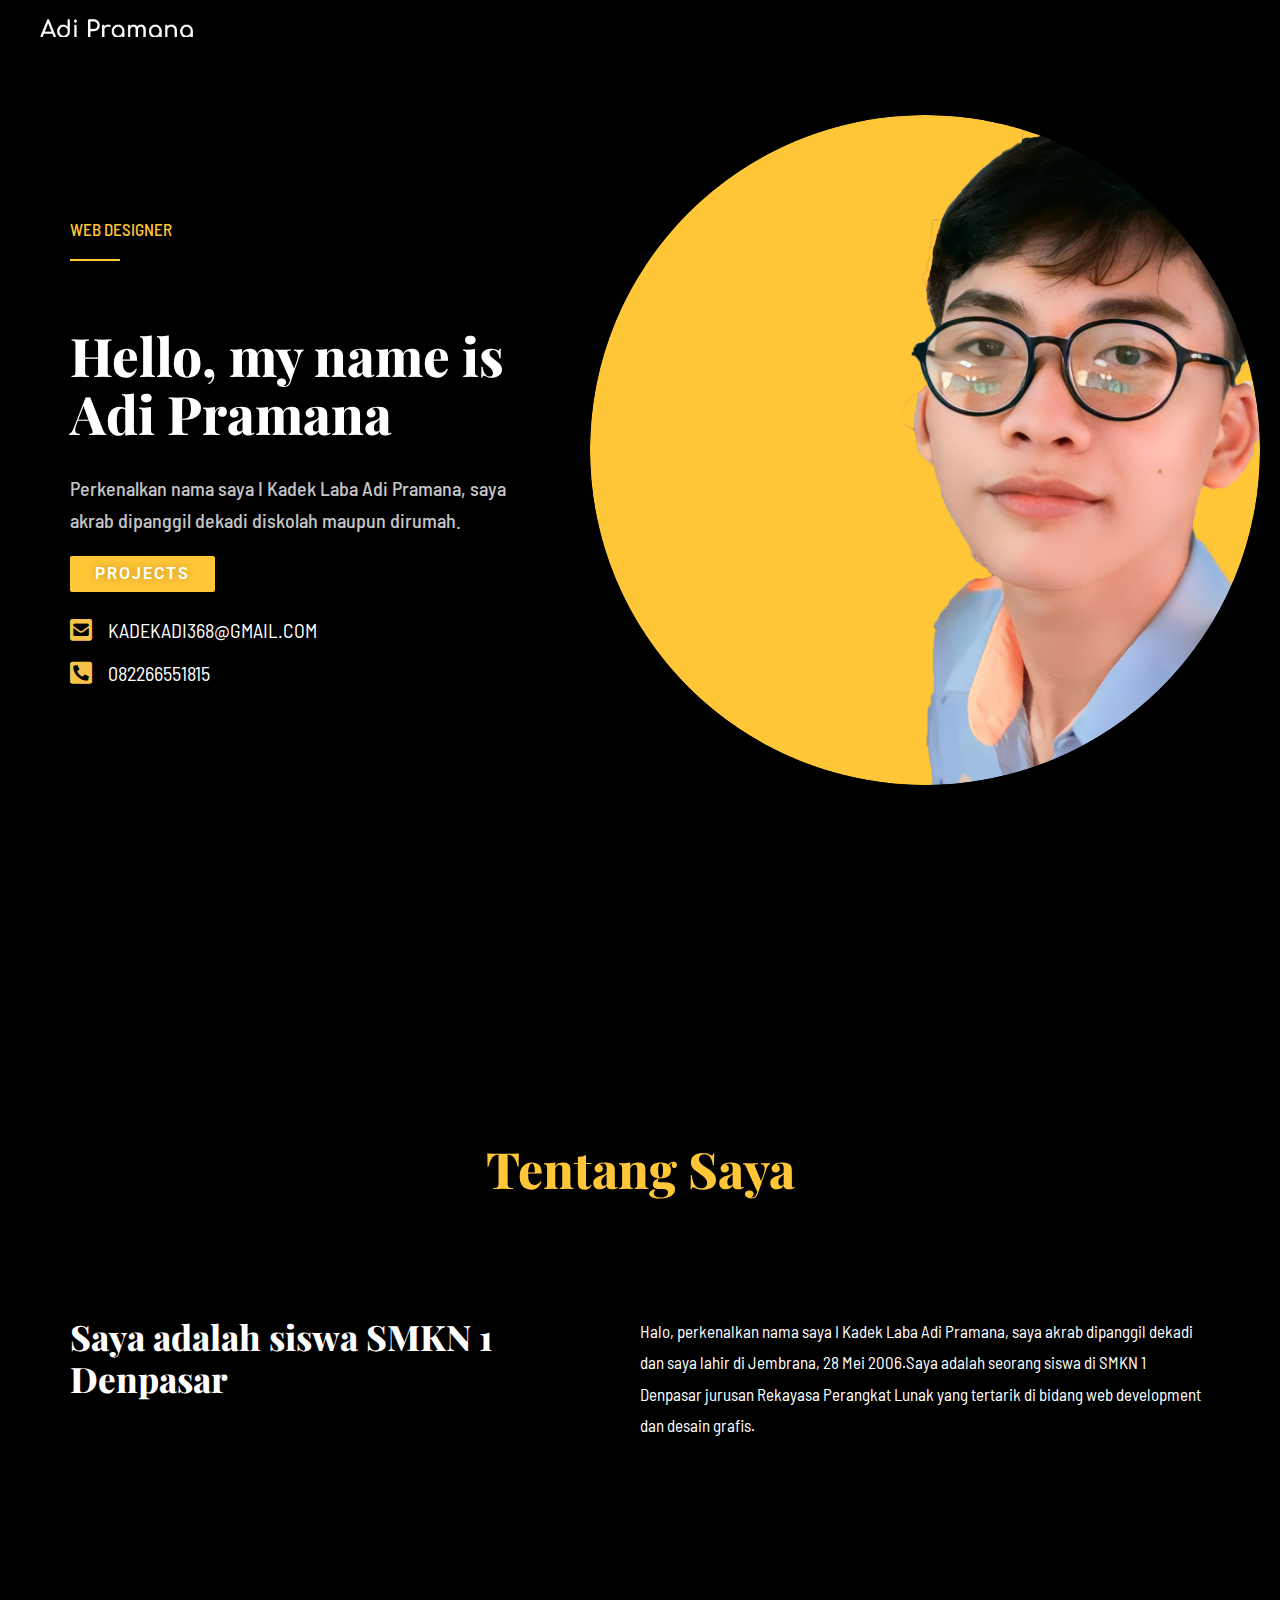
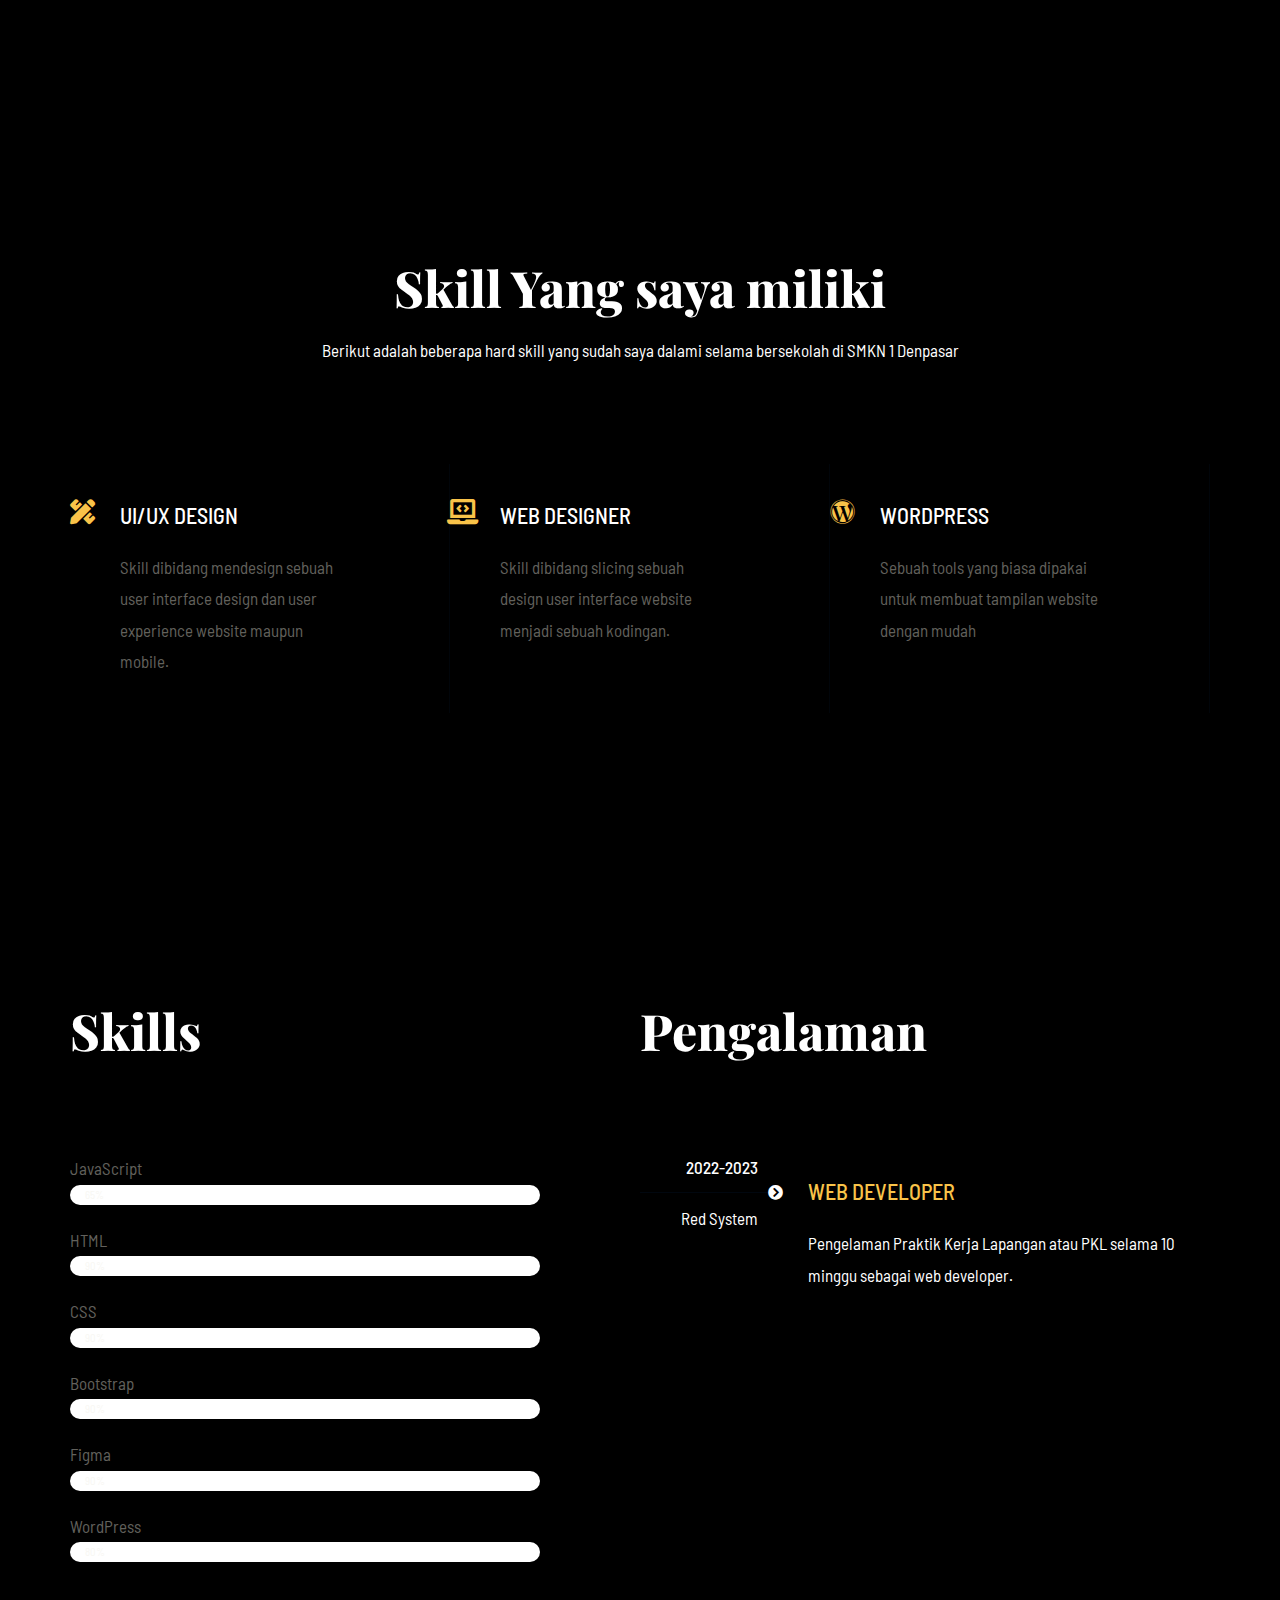
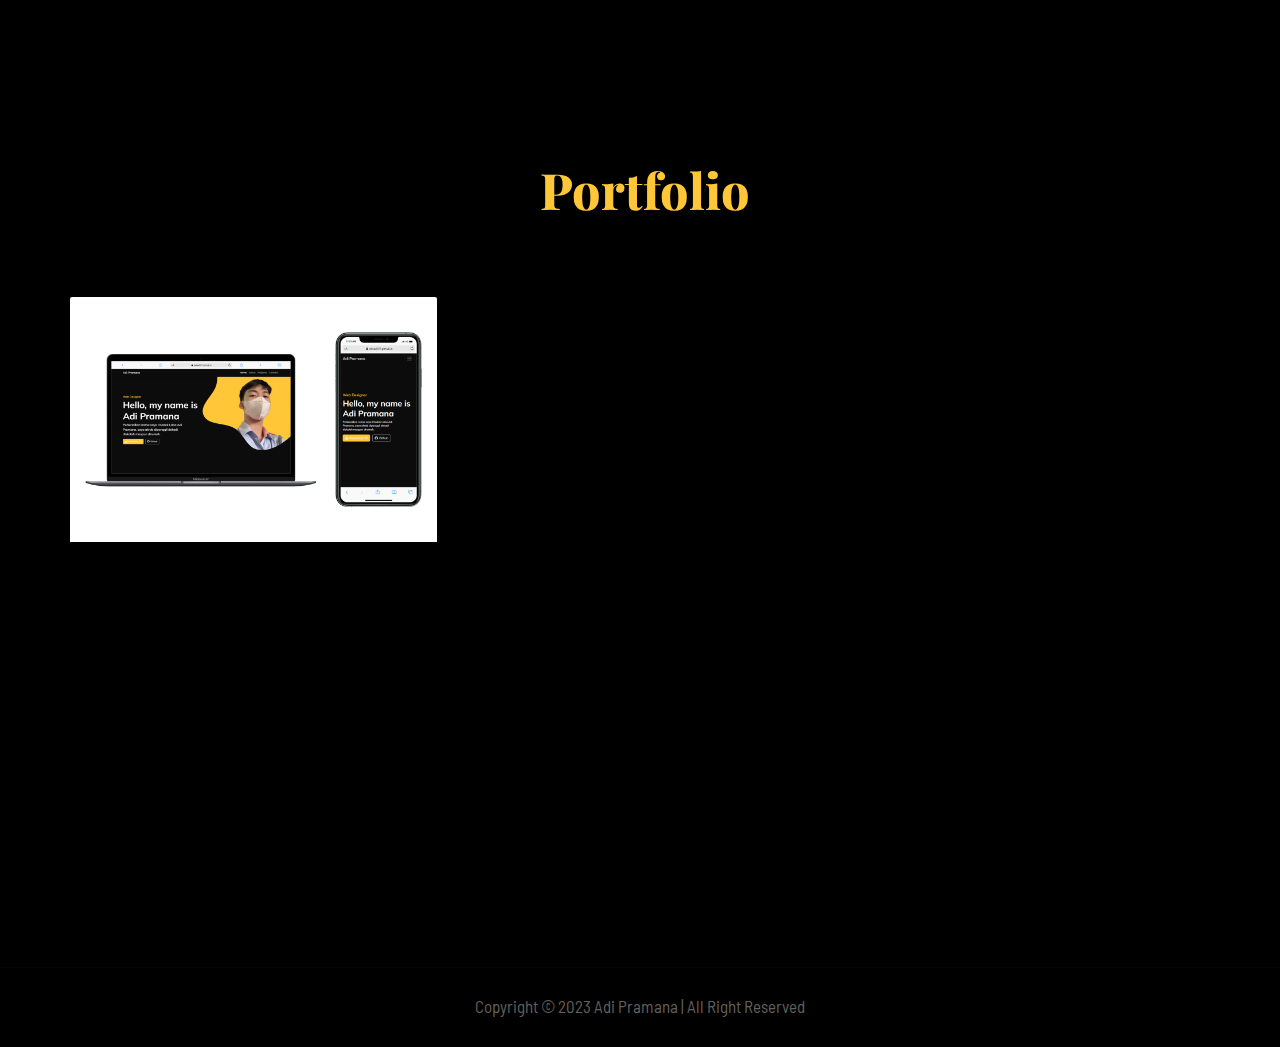
<file: index.html>
<!DOCTYPE html>
<html lang="en-US">
<head>
<meta charset="UTF-8">
<meta name="viewport" content="width=device-width, initial-scale=1">
<link rel="profile" href="https://gmpg.org/xfn/11">

<title>myweb.com</title>
<meta name="robots" content="max-image-preview:large">
<link rel="dns-prefetch" href="//fonts.googleapis.com">
<link rel="alternate" type="application/rss+xml" title="myweb.com &raquo; Feed" href="https://dekadii01.github.io/wordpress/feed/">
<link rel="alternate" type="application/rss+xml" title="myweb.com &raquo; Comments Feed" href="https://dekadii01.github.io/wordpress/comments/feed/">
<script>
window._wpemojiSettings = {"baseUrl":"https:\/\/s.w.org\/images\/core\/emoji\/14.0.0\/72x72\/","ext":".png","svgUrl":"https:\/\/s.w.org\/images\/core\/emoji\/14.0.0\/svg\/","svgExt":".svg","source":{"concatemoji":"https:\/\/dekadii01.github.io\/wordpress\/wp-includes\/js\/wp-emoji-release.min.js?ver=6.1.1"}};
/*! This file is auto-generated */
!function(e,a,t){var n,r,o,i=a.createElement("canvas"),p=i.getContext&&i.getContext("2d");function s(e,t){var a=String.fromCharCode,e=(p.clearRect(0,0,i.width,i.height),p.fillText(a.apply(this,e),0,0),i.toDataURL());return p.clearRect(0,0,i.width,i.height),p.fillText(a.apply(this,t),0,0),e===i.toDataURL()}function c(e){var t=a.createElement("script");t.src=e,t.defer=t.type="text/javascript",a.getElementsByTagName("head")[0].appendChild(t)}for(o=Array("flag","emoji"),t.supports={everything:!0,everythingExceptFlag:!0},r=0;r<o.length;r++)t.supports[o[r]]=function(e){if(p&&p.fillText)switch(p.textBaseline="top",p.font="600 32px Arial",e){case"flag":return s([127987,65039,8205,9895,65039],[127987,65039,8203,9895,65039])?!1:!s([55356,56826,55356,56819],[55356,56826,8203,55356,56819])&&!s([55356,57332,56128,56423,56128,56418,56128,56421,56128,56430,56128,56423,56128,56447],[55356,57332,8203,56128,56423,8203,56128,56418,8203,56128,56421,8203,56128,56430,8203,56128,56423,8203,56128,56447]);case"emoji":return!s([129777,127995,8205,129778,127999],[129777,127995,8203,129778,127999])}return!1}(o[r]),t.supports.everything=t.supports.everything&&t.supports[o[r]],"flag"!==o[r]&&(t.supports.everythingExceptFlag=t.supports.everythingExceptFlag&&t.supports[o[r]]);t.supports.everythingExceptFlag=t.supports.everythingExceptFlag&&!t.supports.flag,t.DOMReady=!1,t.readyCallback=function(){t.DOMReady=!0},t.supports.everything||(n=function(){t.readyCallback()},a.addEventListener?(a.addEventListener("DOMContentLoaded",n,!1),e.addEventListener("load",n,!1)):(e.attachEvent("onload",n),a.attachEvent("onreadystatechange",function(){"complete"===a.readyState&&t.readyCallback()})),(e=t.source||{}).concatemoji?c(e.concatemoji):e.wpemoji&&e.twemoji&&(c(e.twemoji),c(e.wpemoji)))}(window,document,window._wpemojiSettings);
</script>
<style>img.wp-smiley,
img.emoji {
	display: inline !important;
	border: none !important;
	box-shadow: none !important;
	height: 1em !important;
	width: 1em !important;
	margin: 0 0.07em !important;
	vertical-align: -0.1em !important;
	background: none !important;
	padding: 0 !important;
}</style>
	<link rel="stylesheet" id="astra-theme-css-css" href="https://dekadii01.github.io/wordpress/wp-content/themes/astra/assets/css/minified/main.min.css?ver=4.0.2" media="all">
<style id="astra-theme-css-inline-css">.ast-no-sidebar .entry-content .alignfull {margin-left: calc( -50vw + 50%);margin-right: calc( -50vw + 50%);max-width: 100vw;width: 100vw;}.ast-no-sidebar .entry-content .alignwide {margin-left: calc(-41vw + 50%);margin-right: calc(-41vw + 50%);max-width: unset;width: unset;}.ast-no-sidebar .entry-content .alignfull .alignfull,.ast-no-sidebar .entry-content .alignfull .alignwide,.ast-no-sidebar .entry-content .alignwide .alignfull,.ast-no-sidebar .entry-content .alignwide .alignwide,.ast-no-sidebar .entry-content .wp-block-column .alignfull,.ast-no-sidebar .entry-content .wp-block-column .alignwide{width: 100%;margin-left: auto;margin-right: auto;}.wp-block-gallery,.blocks-gallery-grid {margin: 0;}.wp-block-separator {max-width: 100px;}.wp-block-separator.is-style-wide,.wp-block-separator.is-style-dots {max-width: none;}.entry-content .has-2-columns .wp-block-column:first-child {padding-right: 10px;}.entry-content .has-2-columns .wp-block-column:last-child {padding-left: 10px;}@media (max-width: 782px) {.entry-content .wp-block-columns .wp-block-column {flex-basis: 100%;}.entry-content .has-2-columns .wp-block-column:first-child {padding-right: 0;}.entry-content .has-2-columns .wp-block-column:last-child {padding-left: 0;}}body .entry-content .wp-block-latest-posts {margin-left: 0;}body .entry-content .wp-block-latest-posts li {list-style: none;}.ast-no-sidebar .ast-container .entry-content .wp-block-latest-posts {margin-left: 0;}.ast-header-break-point .entry-content .alignwide {margin-left: auto;margin-right: auto;}.entry-content .blocks-gallery-item img {margin-bottom: auto;}.wp-block-pullquote {border-top: 4px solid #555d66;border-bottom: 4px solid #555d66;color: #40464d;}:root{--ast-container-default-xlg-padding:6.67em;--ast-container-default-lg-padding:5.67em;--ast-container-default-slg-padding:4.34em;--ast-container-default-md-padding:3.34em;--ast-container-default-sm-padding:6.67em;--ast-container-default-xs-padding:2.4em;--ast-container-default-xxs-padding:1.4em;--ast-code-block-background:#EEEEEE;--ast-comment-inputs-background:#FAFAFA;}html{font-size:106.25%;}a,.page-title{color:var(--ast-global-color-2);}a:hover,a:focus{color:var(--ast-global-color-1);}body,button,input,select,textarea,.ast-button,.ast-custom-button{font-family:'Barlow Semi Condensed',sans-serif;font-weight:400;font-size:17px;font-size:1rem;}blockquote{color:var(--ast-global-color-3);}h1,.entry-content h1,h2,.entry-content h2,h3,.entry-content h3,h4,.entry-content h4,h5,.entry-content h5,h6,.entry-content h6,.site-title,.site-title a{font-family:'Barlow Semi Condensed',sans-serif;font-weight:500;}.site-title{font-size:35px;font-size:2.0588235294118rem;display:none;}header .custom-logo-link img{max-width:153px;}.astra-logo-svg{width:153px;}.site-header .site-description{font-size:15px;font-size:0.88235294117647rem;display:none;}.entry-title{font-size:30px;font-size:1.7647058823529rem;}h1,.entry-content h1{font-size:83px;font-size:4.8823529411765rem;font-weight:800;font-family:'Playfair Display',serif;line-height:1.1em;}h2,.entry-content h2{font-size:50px;font-size:2.9411764705882rem;font-weight:800;font-family:'Playfair Display',serif;line-height:1.1em;}h3,.entry-content h3{font-size:35px;font-size:2.0588235294118rem;font-weight:800;font-family:'Playfair Display',serif;line-height:1.2em;}h4,.entry-content h4{font-size:22px;font-size:1.2941176470588rem;font-family:'Barlow Semi Condensed',sans-serif;}h5,.entry-content h5{font-size:20px;font-size:1.1764705882353rem;font-family:'Barlow Semi Condensed',sans-serif;}h6,.entry-content h6{font-size:17px;font-size:1rem;font-family:'Barlow Semi Condensed',sans-serif;}::selection{background-color:var(--ast-global-color-0);color:#000000;}body,h1,.entry-title a,.entry-content h1,h2,.entry-content h2,h3,.entry-content h3,h4,.entry-content h4,h5,.entry-content h5,h6,.entry-content h6{color:var(--ast-global-color-3);}.tagcloud a:hover,.tagcloud a:focus,.tagcloud a.current-item{color:#ffffff;border-color:var(--ast-global-color-2);background-color:var(--ast-global-color-2);}input:focus,input[type="text"]:focus,input[type="email"]:focus,input[type="url"]:focus,input[type="password"]:focus,input[type="reset"]:focus,input[type="search"]:focus,textarea:focus{border-color:var(--ast-global-color-2);}input[type="radio"]:checked,input[type=reset],input[type="checkbox"]:checked,input[type="checkbox"]:hover:checked,input[type="checkbox"]:focus:checked,input[type=range]::-webkit-slider-thumb{border-color:var(--ast-global-color-2);background-color:var(--ast-global-color-2);box-shadow:none;}.site-footer a:hover + .post-count,.site-footer a:focus + .post-count{background:var(--ast-global-color-2);border-color:var(--ast-global-color-2);}.single .nav-links .nav-previous,.single .nav-links .nav-next{color:var(--ast-global-color-2);}.entry-meta,.entry-meta *{line-height:1.45;color:var(--ast-global-color-2);}.entry-meta a:hover,.entry-meta a:hover *,.entry-meta a:focus,.entry-meta a:focus *,.page-links > .page-link,.page-links .page-link:hover,.post-navigation a:hover{color:var(--ast-global-color-1);}#cat option,.secondary .calendar_wrap thead a,.secondary .calendar_wrap thead a:visited{color:var(--ast-global-color-2);}.secondary .calendar_wrap #today,.ast-progress-val span{background:var(--ast-global-color-2);}.secondary a:hover + .post-count,.secondary a:focus + .post-count{background:var(--ast-global-color-2);border-color:var(--ast-global-color-2);}.calendar_wrap #today > a{color:#ffffff;}.page-links .page-link,.single .post-navigation a{color:var(--ast-global-color-2);}.widget-title{font-size:24px;font-size:1.4117647058824rem;color:var(--ast-global-color-3);}.site-logo-img img{ transition:all 0.2s linear;}.ast-page-builder-template .hentry {margin: 0;}.ast-page-builder-template .site-content > .ast-container {max-width: 100%;padding: 0;}.ast-page-builder-template .site-content #primary {padding: 0;margin: 0;}.ast-page-builder-template .no-results {text-align: center;margin: 4em auto;}.ast-page-builder-template .ast-pagination {padding: 2em;}.ast-page-builder-template .entry-header.ast-no-title.ast-no-thumbnail {margin-top: 0;}.ast-page-builder-template .entry-header.ast-header-without-markup {margin-top: 0;margin-bottom: 0;}.ast-page-builder-template .entry-header.ast-no-title.ast-no-meta {margin-bottom: 0;}.ast-page-builder-template.single .post-navigation {padding-bottom: 2em;}.ast-page-builder-template.single-post .site-content > .ast-container {max-width: 100%;}.ast-page-builder-template .entry-header {margin-top: 4em;margin-left: auto;margin-right: auto;padding-left: 20px;padding-right: 20px;}.single.ast-page-builder-template .entry-header {padding-left: 20px;padding-right: 20px;}.ast-page-builder-template .ast-archive-description {margin: 4em auto 0;padding-left: 20px;padding-right: 20px;}.ast-page-builder-template.ast-no-sidebar .entry-content .alignwide {margin-left: 0;margin-right: 0;}@media (max-width:921px){#ast-desktop-header{display:none;}}@media (min-width:921px){#ast-mobile-header{display:none;}}.wp-block-buttons.aligncenter{justify-content:center;}@media (max-width:921px){.ast-theme-transparent-header #primary,.ast-theme-transparent-header #secondary{padding:0;}}@media (max-width:921px){.ast-plain-container.ast-no-sidebar #primary{padding:0;}}.ast-plain-container.ast-no-sidebar #primary{margin-top:0;margin-bottom:0;}@media (min-width:1200px){.wp-block-group .has-background{padding:20px;}}@media (min-width:1200px){.ast-no-sidebar.ast-separate-container .entry-content .wp-block-group.alignwide,.ast-no-sidebar.ast-separate-container .entry-content .wp-block-cover.alignwide{margin-left:-20px;margin-right:-20px;padding-left:20px;padding-right:20px;}.ast-no-sidebar.ast-separate-container .entry-content .wp-block-cover.alignfull,.ast-no-sidebar.ast-separate-container .entry-content .wp-block-group.alignfull{margin-left:-6.67em;margin-right:-6.67em;padding-left:6.67em;padding-right:6.67em;}}@media (min-width:1200px){.wp-block-cover-image.alignwide .wp-block-cover__inner-container,.wp-block-cover.alignwide .wp-block-cover__inner-container,.wp-block-cover-image.alignfull .wp-block-cover__inner-container,.wp-block-cover.alignfull .wp-block-cover__inner-container{width:100%;}}.wp-block-columns{margin-bottom:unset;}.wp-block-image.size-full{margin:2rem 0;}.wp-block-separator.has-background{padding:0;}.wp-block-gallery{margin-bottom:1.6em;}.wp-block-group{padding-top:4em;padding-bottom:4em;}.wp-block-group__inner-container .wp-block-columns:last-child,.wp-block-group__inner-container :last-child,.wp-block-table table{margin-bottom:0;}.blocks-gallery-grid{width:100%;}.wp-block-navigation-link__content{padding:5px 0;}.wp-block-group .wp-block-group .has-text-align-center,.wp-block-group .wp-block-column .has-text-align-center{max-width:100%;}.has-text-align-center{margin:0 auto;}@media (min-width:1200px){.wp-block-cover__inner-container,.alignwide .wp-block-group__inner-container,.alignfull .wp-block-group__inner-container{max-width:1200px;margin:0 auto;}.wp-block-group.alignnone,.wp-block-group.aligncenter,.wp-block-group.alignleft,.wp-block-group.alignright,.wp-block-group.alignwide,.wp-block-columns.alignwide{margin:2rem 0 1rem 0;}}@media (max-width:1200px){.wp-block-group{padding:3em;}.wp-block-group .wp-block-group{padding:1.5em;}.wp-block-columns,.wp-block-column{margin:1rem 0;}}@media (min-width:921px){.wp-block-columns .wp-block-group{padding:2em;}}@media (max-width:544px){.wp-block-cover-image .wp-block-cover__inner-container,.wp-block-cover .wp-block-cover__inner-container{width:unset;}.wp-block-cover,.wp-block-cover-image{padding:2em 0;}.wp-block-group,.wp-block-cover{padding:2em;}.wp-block-media-text__media img,.wp-block-media-text__media video{width:unset;max-width:100%;}.wp-block-media-text.has-background .wp-block-media-text__content{padding:1em;}}.wp-block-image.aligncenter{margin-left:auto;margin-right:auto;}.wp-block-table.aligncenter{margin-left:auto;margin-right:auto;}@media (min-width:544px){.entry-content .wp-block-media-text.has-media-on-the-right .wp-block-media-text__content{padding:0 8% 0 0;}.entry-content .wp-block-media-text .wp-block-media-text__content{padding:0 0 0 8%;}.ast-plain-container .site-content .entry-content .has-custom-content-position.is-position-bottom-left > *,.ast-plain-container .site-content .entry-content .has-custom-content-position.is-position-bottom-right > *,.ast-plain-container .site-content .entry-content .has-custom-content-position.is-position-top-left > *,.ast-plain-container .site-content .entry-content .has-custom-content-position.is-position-top-right > *,.ast-plain-container .site-content .entry-content .has-custom-content-position.is-position-center-right > *,.ast-plain-container .site-content .entry-content .has-custom-content-position.is-position-center-left > *{margin:0;}}@media (max-width:544px){.entry-content .wp-block-media-text .wp-block-media-text__content{padding:8% 0;}.wp-block-media-text .wp-block-media-text__media img{width:auto;max-width:100%;}}.wp-block-button.is-style-outline .wp-block-button__link{border-color:rgba(0,0,0,0);border-top-width:2px;border-right-width:2px;border-bottom-width:2px;border-left-width:2px;}.wp-block-button.is-style-outline > .wp-block-button__link:not(.has-text-color),.wp-block-button.wp-block-button__link.is-style-outline:not(.has-text-color){color:rgba(0,0,0,0);}.wp-block-button.is-style-outline .wp-block-button__link:hover,.wp-block-button.is-style-outline .wp-block-button__link:focus{color:var(--ast-global-color-2) !important;background-color:rgba(0,0,0,0);border-color:rgba(0,0,0,0);}.post-page-numbers.current .page-link,.ast-pagination .page-numbers.current{color:#000000;border-color:var(--ast-global-color-0);background-color:var(--ast-global-color-0);border-radius:2px;}@media (max-width:921px){.wp-block-button.is-style-outline .wp-block-button__link{padding-top:calc(15px - 2px);padding-right:calc(30px - 2px);padding-bottom:calc(15px - 2px);padding-left:calc(30px - 2px);}}@media (max-width:544px){.wp-block-button.is-style-outline .wp-block-button__link{padding-top:calc(15px - 2px);padding-right:calc(30px - 2px);padding-bottom:calc(15px - 2px);padding-left:calc(30px - 2px);}}@media (min-width:544px){.entry-content > .alignleft{margin-right:20px;}.entry-content > .alignright{margin-left:20px;}.wp-block-group.has-background{padding:20px;}}@media (max-width:921px){.ast-separate-container #primary,.ast-separate-container #secondary{padding:1.5em 0;}#primary,#secondary{padding:1.5em 0;margin:0;}.ast-left-sidebar #content > .ast-container{display:flex;flex-direction:column-reverse;width:100%;}.ast-separate-container .ast-article-post,.ast-separate-container .ast-article-single{padding:1.5em 2.14em;}.ast-author-box img.avatar{margin:20px 0 0 0;}}@media (min-width:922px){.ast-separate-container.ast-right-sidebar #primary,.ast-separate-container.ast-left-sidebar #primary{border:0;}.search-no-results.ast-separate-container #primary{margin-bottom:4em;}}.elementor-button-wrapper .elementor-button{border-style:solid;text-decoration:none;border-top-width:0;border-right-width:0;border-left-width:0;border-bottom-width:0;}body .elementor-button.elementor-size-sm,body .elementor-button.elementor-size-xs,body .elementor-button.elementor-size-md,body .elementor-button.elementor-size-lg,body .elementor-button.elementor-size-xl,body .elementor-button{border-radius:2px;padding-top:0px;padding-right:0px;padding-bottom:0px;padding-left:0px;}.elementor-button-wrapper .elementor-button{border-color:rgba(0,0,0,0);background-color:rgba(0,0,0,0);}.elementor-button-wrapper .elementor-button:hover,.elementor-button-wrapper .elementor-button:focus{color:var(--ast-global-color-2);background-color:rgba(0,0,0,0);border-color:rgba(0,0,0,0);}.wp-block-button .wp-block-button__link ,.elementor-button-wrapper .elementor-button,.elementor-button-wrapper .elementor-button:visited{color:var(--ast-global-color-0);}.elementor-button-wrapper .elementor-button{font-size:16px;font-size:0.94117647058824rem;line-height:1em;text-transform:uppercase;letter-spacing:2px;}body .elementor-button.elementor-size-sm,body .elementor-button.elementor-size-xs,body .elementor-button.elementor-size-md,body .elementor-button.elementor-size-lg,body .elementor-button.elementor-size-xl,body .elementor-button{font-size:16px;font-size:0.94117647058824rem;}.wp-block-button .wp-block-button__link:hover,.wp-block-button .wp-block-button__link:focus{color:var(--ast-global-color-2);background-color:rgba(0,0,0,0);border-color:rgba(0,0,0,0);}.elementor-widget-heading h1.elementor-heading-title{line-height:1.1em;}.elementor-widget-heading h2.elementor-heading-title{line-height:1.1em;}.elementor-widget-heading h3.elementor-heading-title{line-height:1.2em;}.wp-block-button .wp-block-button__link{border:none;background-color:rgba(0,0,0,0);color:var(--ast-global-color-0);font-family:inherit;font-weight:inherit;line-height:1em;text-transform:uppercase;letter-spacing:2px;font-size:16px;font-size:0.94117647058824rem;border-radius:2px;padding:15px 30px;}.wp-block-button.is-style-outline .wp-block-button__link{border-style:solid;border-top-width:2px;border-right-width:2px;border-left-width:2px;border-bottom-width:2px;border-color:rgba(0,0,0,0);padding-top:calc(15px - 2px);padding-right:calc(30px - 2px);padding-bottom:calc(15px - 2px);padding-left:calc(30px - 2px);}@media (max-width:921px){.wp-block-button .wp-block-button__link{border:none;padding:15px 30px;}.wp-block-button.is-style-outline .wp-block-button__link{padding-top:calc(15px - 2px);padding-right:calc(30px - 2px);padding-bottom:calc(15px - 2px);padding-left:calc(30px - 2px);}}@media (max-width:544px){.wp-block-button .wp-block-button__link{border:none;padding:15px 30px;}.wp-block-button.is-style-outline .wp-block-button__link{padding-top:calc(15px - 2px);padding-right:calc(30px - 2px);padding-bottom:calc(15px - 2px);padding-left:calc(30px - 2px);}}.menu-toggle,button,.ast-button,.ast-custom-button,.button,input#submit,input[type="button"],input[type="submit"],input[type="reset"]{border-style:solid;border-top-width:0;border-right-width:0;border-left-width:0;border-bottom-width:0;color:var(--ast-global-color-0);border-color:rgba(0,0,0,0);background-color:rgba(0,0,0,0);border-radius:2px;padding-top:0px;padding-right:0px;padding-bottom:0px;padding-left:0px;font-family:inherit;font-weight:inherit;font-size:16px;font-size:0.94117647058824rem;line-height:1em;text-transform:uppercase;letter-spacing:2px;}button:focus,.menu-toggle:hover,button:hover,.ast-button:hover,.ast-custom-button:hover .button:hover,.ast-custom-button:hover ,input[type=reset]:hover,input[type=reset]:focus,input#submit:hover,input#submit:focus,input[type="button"]:hover,input[type="button"]:focus,input[type="submit"]:hover,input[type="submit"]:focus{color:var(--ast-global-color-2);background-color:rgba(0,0,0,0);border-color:rgba(0,0,0,0);}@media (min-width:544px){.ast-container{max-width:100%;}}@media (max-width:544px){.ast-separate-container .ast-article-post,.ast-separate-container .ast-article-single,.ast-separate-container .comments-title,.ast-separate-container .ast-archive-description{padding:1.5em 1em;}.ast-separate-container #content .ast-container{padding-left:0.54em;padding-right:0.54em;}.ast-separate-container .ast-comment-list li.depth-1{padding:1.5em 1em;margin-bottom:1.5em;}.ast-separate-container .ast-comment-list .bypostauthor{padding:.5em;}.ast-search-menu-icon.ast-dropdown-active .search-field{width:170px;}}@media (max-width:921px){.ast-mobile-header-stack .main-header-bar .ast-search-menu-icon{display:inline-block;}.ast-header-break-point.ast-header-custom-item-outside .ast-mobile-header-stack .main-header-bar .ast-search-icon{margin:0;}.ast-comment-avatar-wrap img{max-width:2.5em;}.ast-separate-container .ast-comment-list li.depth-1{padding:1.5em 2.14em;}.ast-separate-container .comment-respond{padding:2em 2.14em;}.ast-comment-meta{padding:0 1.8888em 1.3333em;}}body,.ast-separate-container{background-color:var(--ast-global-color-4);;background-image:none;;}.ast-no-sidebar.ast-separate-container .entry-content .alignfull {margin-left: -6.67em;margin-right: -6.67em;width: auto;}@media (max-width: 1200px) {.ast-no-sidebar.ast-separate-container .entry-content .alignfull {margin-left: -2.4em;margin-right: -2.4em;}}@media (max-width: 768px) {.ast-no-sidebar.ast-separate-container .entry-content .alignfull {margin-left: -2.14em;margin-right: -2.14em;}}@media (max-width: 544px) {.ast-no-sidebar.ast-separate-container .entry-content .alignfull {margin-left: -1em;margin-right: -1em;}}.ast-no-sidebar.ast-separate-container .entry-content .alignwide {margin-left: -20px;margin-right: -20px;}.ast-no-sidebar.ast-separate-container .entry-content .wp-block-column .alignfull,.ast-no-sidebar.ast-separate-container .entry-content .wp-block-column .alignwide {margin-left: auto;margin-right: auto;width: 100%;}@media (max-width:921px){.site-title{display:none;}.site-header .site-description{display:none;}.entry-title{font-size:30px;}h1,.entry-content h1{font-size:60px;}h2,.entry-content h2{font-size:43px;}h3,.entry-content h3{font-size:30px;}}@media (max-width:544px){.site-title{display:none;}.site-header .site-description{display:none;}.entry-title{font-size:30px;}h1,.entry-content h1{font-size:45px;}h2,.entry-content h2{font-size:35px;}h3,.entry-content h3{font-size:20px;}}@media (max-width:921px){html{font-size:96.9%;}}@media (max-width:544px){html{font-size:96.9%;}}@media (min-width:922px){.ast-container{max-width:1240px;}}@media (min-width:922px){.site-content .ast-container{display:flex;}}@media (max-width:921px){.site-content .ast-container{flex-direction:column;}}@media (min-width:922px){.main-header-menu .sub-menu .menu-item.ast-left-align-sub-menu:hover > .sub-menu,.main-header-menu .sub-menu .menu-item.ast-left-align-sub-menu.focus > .sub-menu{margin-left:-0px;}}.ast-theme-transparent-header [data-section="section-header-mobile-trigger"] .ast-button-wrap .mobile-menu-toggle-icon .ast-mobile-svg{fill:var(--ast-global-color-2);}.ast-theme-transparent-header [data-section="section-header-mobile-trigger"] .ast-button-wrap .mobile-menu-wrap .mobile-menu{color:var(--ast-global-color-2);}.ast-theme-transparent-header [data-section="section-header-mobile-trigger"] .ast-button-wrap .ast-mobile-menu-trigger-minimal{background:transparent;}blockquote {padding: 1.2em;}:root .has-ast-global-color-0-color{color:var(--ast-global-color-0);}:root .has-ast-global-color-0-background-color{background-color:var(--ast-global-color-0);}:root .wp-block-button .has-ast-global-color-0-color{color:var(--ast-global-color-0);}:root .wp-block-button .has-ast-global-color-0-background-color{background-color:var(--ast-global-color-0);}:root .has-ast-global-color-1-color{color:var(--ast-global-color-1);}:root .has-ast-global-color-1-background-color{background-color:var(--ast-global-color-1);}:root .wp-block-button .has-ast-global-color-1-color{color:var(--ast-global-color-1);}:root .wp-block-button .has-ast-global-color-1-background-color{background-color:var(--ast-global-color-1);}:root .has-ast-global-color-2-color{color:var(--ast-global-color-2);}:root .has-ast-global-color-2-background-color{background-color:var(--ast-global-color-2);}:root .wp-block-button .has-ast-global-color-2-color{color:var(--ast-global-color-2);}:root .wp-block-button .has-ast-global-color-2-background-color{background-color:var(--ast-global-color-2);}:root .has-ast-global-color-3-color{color:var(--ast-global-color-3);}:root .has-ast-global-color-3-background-color{background-color:var(--ast-global-color-3);}:root .wp-block-button .has-ast-global-color-3-color{color:var(--ast-global-color-3);}:root .wp-block-button .has-ast-global-color-3-background-color{background-color:var(--ast-global-color-3);}:root .has-ast-global-color-4-color{color:var(--ast-global-color-4);}:root .has-ast-global-color-4-background-color{background-color:var(--ast-global-color-4);}:root .wp-block-button .has-ast-global-color-4-color{color:var(--ast-global-color-4);}:root .wp-block-button .has-ast-global-color-4-background-color{background-color:var(--ast-global-color-4);}:root .has-ast-global-color-5-color{color:var(--ast-global-color-5);}:root .has-ast-global-color-5-background-color{background-color:var(--ast-global-color-5);}:root .wp-block-button .has-ast-global-color-5-color{color:var(--ast-global-color-5);}:root .wp-block-button .has-ast-global-color-5-background-color{background-color:var(--ast-global-color-5);}:root .has-ast-global-color-6-color{color:var(--ast-global-color-6);}:root .has-ast-global-color-6-background-color{background-color:var(--ast-global-color-6);}:root .wp-block-button .has-ast-global-color-6-color{color:var(--ast-global-color-6);}:root .wp-block-button .has-ast-global-color-6-background-color{background-color:var(--ast-global-color-6);}:root .has-ast-global-color-7-color{color:var(--ast-global-color-7);}:root .has-ast-global-color-7-background-color{background-color:var(--ast-global-color-7);}:root .wp-block-button .has-ast-global-color-7-color{color:var(--ast-global-color-7);}:root .wp-block-button .has-ast-global-color-7-background-color{background-color:var(--ast-global-color-7);}:root .has-ast-global-color-8-color{color:var(--ast-global-color-8);}:root .has-ast-global-color-8-background-color{background-color:var(--ast-global-color-8);}:root .wp-block-button .has-ast-global-color-8-color{color:var(--ast-global-color-8);}:root .wp-block-button .has-ast-global-color-8-background-color{background-color:var(--ast-global-color-8);}:root{--ast-global-color-0:#F9C349;--ast-global-color-1:#FFB100;--ast-global-color-2:#1E1810;--ast-global-color-3:#62615C;--ast-global-color-4:#F8F7F3;--ast-global-color-5:#FFFFFF;--ast-global-color-6:#000000;--ast-global-color-7:#4B4F58;--ast-global-color-8:#F6F7F8;}:root {--ast-border-color : #dddddd;}.ast-single-entry-banner {-js-display: flex;display: flex;flex-direction: column;justify-content: center;text-align: center;position: relative;background: #eeeeee;}.ast-single-entry-banner[data-banner-layout="layout-1"] {max-width: 1200px;background: inherit;padding: 20px 0;}.ast-single-entry-banner[data-banner-width-type="custom"] {margin: 0 auto;width: 100%;}.ast-single-entry-banner + .site-content .entry-header {margin-bottom: 0;}header.entry-header .entry-title{font-size:30px;font-size:1.7647058823529rem;}header.entry-header > *:not(:last-child){margin-bottom:10px;}.ast-archive-entry-banner {-js-display: flex;display: flex;flex-direction: column;justify-content: center;text-align: center;position: relative;background: #eeeeee;}.ast-archive-entry-banner[data-banner-width-type="custom"] {margin: 0 auto;width: 100%;}.ast-archive-entry-banner[data-banner-layout="layout-1"] {background: inherit;padding: 20px 0;text-align: left;}body.archive .ast-archive-description{max-width:1200px;width:100%;text-align:left;padding-top:3em;padding-right:3em;padding-bottom:3em;padding-left:3em;}body.archive .ast-archive-description .ast-archive-title,body.archive .ast-archive-description .ast-archive-title *{font-size:40px;font-size:2.3529411764706rem;}body.archive .ast-archive-description > *:not(:last-child){margin-bottom:10px;}@media (max-width:921px){body.archive .ast-archive-description{text-align:left;}}@media (max-width:544px){body.archive .ast-archive-description{text-align:left;}}.ast-theme-transparent-header #masthead .site-logo-img .transparent-custom-logo .astra-logo-svg{width:150px;}.ast-theme-transparent-header #masthead .site-logo-img .transparent-custom-logo img{ max-width:150px;}@media (max-width:921px){.ast-theme-transparent-header #masthead .site-logo-img .transparent-custom-logo .astra-logo-svg{width:120px;}.ast-theme-transparent-header #masthead .site-logo-img .transparent-custom-logo img{ max-width:120px;}}@media (max-width:543px){.ast-theme-transparent-header #masthead .site-logo-img .transparent-custom-logo .astra-logo-svg{width:100px;}.ast-theme-transparent-header #masthead .site-logo-img .transparent-custom-logo img{ max-width:100px;}}@media (min-width:921px){.ast-theme-transparent-header #masthead{position:absolute;left:0;right:0;}.ast-theme-transparent-header .main-header-bar,.ast-theme-transparent-header.ast-header-break-point .main-header-bar{background:none;}body.elementor-editor-active.ast-theme-transparent-header #masthead,.fl-builder-edit .ast-theme-transparent-header #masthead,body.vc_editor.ast-theme-transparent-header #masthead,body.brz-ed.ast-theme-transparent-header #masthead{z-index:0;}.ast-header-break-point.ast-replace-site-logo-transparent.ast-theme-transparent-header .custom-mobile-logo-link{display:none;}.ast-header-break-point.ast-replace-site-logo-transparent.ast-theme-transparent-header .transparent-custom-logo{display:inline-block;}.ast-theme-transparent-header .ast-above-header,.ast-theme-transparent-header .ast-above-header.ast-above-header-bar{background-image:none;background-color:transparent;}.ast-theme-transparent-header .ast-below-header{background-image:none;background-color:transparent;}}.ast-theme-transparent-header .ast-builder-menu .main-header-menu,.ast-theme-transparent-header .ast-builder-menu .main-header-menu .menu-link,.ast-theme-transparent-header [CLASS*="ast-builder-menu-"] .main-header-menu .menu-item > .menu-link,.ast-theme-transparent-header .ast-masthead-custom-menu-items,.ast-theme-transparent-header .ast-masthead-custom-menu-items a,.ast-theme-transparent-header .ast-builder-menu .main-header-menu .menu-item > .ast-menu-toggle,.ast-theme-transparent-header .ast-builder-menu .main-header-menu .menu-item > .ast-menu-toggle,.ast-theme-transparent-header .ast-above-header-navigation a,.ast-header-break-point.ast-theme-transparent-header .ast-above-header-navigation a,.ast-header-break-point.ast-theme-transparent-header .ast-above-header-navigation > ul.ast-above-header-menu > .menu-item-has-children:not(.current-menu-item) > .ast-menu-toggle,.ast-theme-transparent-header .ast-below-header-menu,.ast-theme-transparent-header .ast-below-header-menu a,.ast-header-break-point.ast-theme-transparent-header .ast-below-header-menu a,.ast-header-break-point.ast-theme-transparent-header .ast-below-header-menu,.ast-theme-transparent-header .main-header-menu .menu-link{color:var(--ast-global-color-2);}.ast-theme-transparent-header .ast-builder-menu .main-header-menu .menu-item:hover > .menu-link,.ast-theme-transparent-header .ast-builder-menu .main-header-menu .menu-item:hover > .ast-menu-toggle,.ast-theme-transparent-header .ast-builder-menu .main-header-menu .ast-masthead-custom-menu-items a:hover,.ast-theme-transparent-header .ast-builder-menu .main-header-menu .focus > .menu-link,.ast-theme-transparent-header .ast-builder-menu .main-header-menu .focus > .ast-menu-toggle,.ast-theme-transparent-header .ast-builder-menu .main-header-menu .current-menu-item > .menu-link,.ast-theme-transparent-header .ast-builder-menu .main-header-menu .current-menu-ancestor > .menu-link,.ast-theme-transparent-header .ast-builder-menu .main-header-menu .current-menu-item > .ast-menu-toggle,.ast-theme-transparent-header .ast-builder-menu .main-header-menu .current-menu-ancestor > .ast-menu-toggle,.ast-theme-transparent-header [CLASS*="ast-builder-menu-"] .main-header-menu .current-menu-item > .menu-link,.ast-theme-transparent-header [CLASS*="ast-builder-menu-"] .main-header-menu .current-menu-ancestor > .menu-link,.ast-theme-transparent-header [CLASS*="ast-builder-menu-"] .main-header-menu .current-menu-item > .ast-menu-toggle,.ast-theme-transparent-header [CLASS*="ast-builder-menu-"] .main-header-menu .current-menu-ancestor > .ast-menu-toggle,.ast-theme-transparent-header .main-header-menu .menu-item:hover > .menu-link,.ast-theme-transparent-header .main-header-menu .current-menu-item > .menu-link,.ast-theme-transparent-header .main-header-menu .current-menu-ancestor > .menu-link{color:var(--ast-global-color-0);}@media (max-width:921px){.ast-theme-transparent-header #masthead{position:absolute;left:0;right:0;}.ast-theme-transparent-header .main-header-bar,.ast-theme-transparent-header.ast-header-break-point .main-header-bar{background:none;}body.elementor-editor-active.ast-theme-transparent-header #masthead,.fl-builder-edit .ast-theme-transparent-header #masthead,body.vc_editor.ast-theme-transparent-header #masthead,body.brz-ed.ast-theme-transparent-header #masthead{z-index:0;}.ast-header-break-point.ast-replace-site-logo-transparent.ast-theme-transparent-header .custom-mobile-logo-link{display:none;}.ast-header-break-point.ast-replace-site-logo-transparent.ast-theme-transparent-header .transparent-custom-logo{display:inline-block;}.ast-theme-transparent-header .ast-above-header,.ast-theme-transparent-header .ast-above-header.ast-above-header-bar{background-image:none;background-color:transparent;}.ast-theme-transparent-header .ast-below-header{background-image:none;background-color:transparent;}}.ast-theme-transparent-header #ast-desktop-header > [CLASS*="-header-wrap"]:nth-last-child(2) > [CLASS*="-header-bar"],.ast-theme-transparent-header.ast-header-break-point #ast-mobile-header > [CLASS*="-header-wrap"]:nth-last-child(2) > [CLASS*="-header-bar"]{border-bottom-style:none;}.ast-breadcrumbs .trail-browse,.ast-breadcrumbs .trail-items,.ast-breadcrumbs .trail-items li{display:inline-block;margin:0;padding:0;border:none;background:inherit;text-indent:0;}.ast-breadcrumbs .trail-browse{font-size:inherit;font-style:inherit;font-weight:inherit;color:inherit;}.ast-breadcrumbs .trail-items{list-style:none;}.trail-items li::after{padding:0 0.3em;content:"\00bb";}.trail-items li:last-of-type::after{display:none;}h1,.entry-content h1,h2,.entry-content h2,h3,.entry-content h3,h4,.entry-content h4,h5,.entry-content h5,h6,.entry-content h6{color:var(--ast-global-color-2);}@media (max-width:921px){.ast-builder-grid-row-container.ast-builder-grid-row-tablet-3-firstrow .ast-builder-grid-row > *:first-child,.ast-builder-grid-row-container.ast-builder-grid-row-tablet-3-lastrow .ast-builder-grid-row > *:last-child{grid-column:1 / -1;}}@media (max-width:544px){.ast-builder-grid-row-container.ast-builder-grid-row-mobile-3-firstrow .ast-builder-grid-row > *:first-child,.ast-builder-grid-row-container.ast-builder-grid-row-mobile-3-lastrow .ast-builder-grid-row > *:last-child{grid-column:1 / -1;}}.ast-builder-layout-element[data-section="title_tagline"]{display:flex;}@media (max-width:921px){.ast-header-break-point .ast-builder-layout-element[data-section="title_tagline"]{display:flex;}}@media (max-width:544px){.ast-header-break-point .ast-builder-layout-element[data-section="title_tagline"]{display:flex;}}.ast-builder-menu-1{font-family:inherit;font-weight:inherit;text-transform:uppercase;}.ast-builder-menu-1 .sub-menu,.ast-builder-menu-1 .inline-on-mobile .sub-menu{border-top-width:2px;border-bottom-width:0px;border-right-width:0px;border-left-width:0px;border-color:var(--ast-global-color-0);border-style:solid;border-radius:0px;}.ast-builder-menu-1 .main-header-menu > .menu-item > .sub-menu,.ast-builder-menu-1 .main-header-menu > .menu-item > .astra-full-megamenu-wrapper{margin-top:0px;}.ast-desktop .ast-builder-menu-1 .main-header-menu > .menu-item > .sub-menu:before,.ast-desktop .ast-builder-menu-1 .main-header-menu > .menu-item > .astra-full-megamenu-wrapper:before{height:calc( 0px + 5px );}.ast-desktop .ast-builder-menu-1 .menu-item .sub-menu .menu-link{border-style:none;}@media (max-width:921px){.ast-header-break-point .ast-builder-menu-1 .menu-item.menu-item-has-children > .ast-menu-toggle{top:0;}.ast-builder-menu-1 .menu-item-has-children > .menu-link:after{content:unset;}.ast-builder-menu-1 .main-header-menu > .menu-item > .sub-menu,.ast-builder-menu-1 .main-header-menu > .menu-item > .astra-full-megamenu-wrapper{margin-top:0;}}@media (max-width:544px){.ast-header-break-point .ast-builder-menu-1 .menu-item.menu-item-has-children > .ast-menu-toggle{top:0;}.ast-builder-menu-1 .main-header-menu > .menu-item > .sub-menu,.ast-builder-menu-1 .main-header-menu > .menu-item > .astra-full-megamenu-wrapper{margin-top:0;}}.ast-builder-menu-1{display:flex;}@media (max-width:921px){.ast-header-break-point .ast-builder-menu-1{display:flex;}}@media (max-width:544px){.ast-header-break-point .ast-builder-menu-1{display:flex;}}.ast-desktop .ast-menu-hover-style-underline > .menu-item > .menu-link:before,.ast-desktop .ast-menu-hover-style-overline > .menu-item > .menu-link:before {content: "";position: absolute;width: 100%;right: 50%;height: 1px;background-color: transparent;transform: scale(0,0) translate(-50%,0);transition: transform .3s ease-in-out,color .0s ease-in-out;}.ast-desktop .ast-menu-hover-style-underline > .menu-item:hover > .menu-link:before,.ast-desktop .ast-menu-hover-style-overline > .menu-item:hover > .menu-link:before {width: calc(100% - 1.2em);background-color: currentColor;transform: scale(1,1) translate(50%,0);}.ast-desktop .ast-menu-hover-style-underline > .menu-item > .menu-link:before {bottom: 0;}.ast-desktop .ast-menu-hover-style-overline > .menu-item > .menu-link:before {top: 0;}.ast-desktop .ast-menu-hover-style-zoom > .menu-item > .menu-link:hover {transition: all .3s ease;transform: scale(1.2);}.site-below-footer-wrap{padding-top:20px;padding-bottom:20px;}.site-below-footer-wrap[data-section="section-below-footer-builder"]{background-color:#000000;;background-image:none;;min-height:80px;border-style:solid;border-width:0px;border-top-width:1px;border-top-color:rgba(8,63,135,0.05);}.site-below-footer-wrap[data-section="section-below-footer-builder"] .ast-builder-grid-row{max-width:1200px;margin-left:auto;margin-right:auto;}.site-below-footer-wrap[data-section="section-below-footer-builder"] .ast-builder-grid-row,.site-below-footer-wrap[data-section="section-below-footer-builder"] .site-footer-section{align-items:flex-start;}.site-below-footer-wrap[data-section="section-below-footer-builder"].ast-footer-row-inline .site-footer-section{display:flex;margin-bottom:0;}.ast-builder-grid-row-full .ast-builder-grid-row{grid-template-columns:1fr;}@media (max-width:921px){.site-below-footer-wrap[data-section="section-below-footer-builder"].ast-footer-row-tablet-inline .site-footer-section{display:flex;margin-bottom:0;}.site-below-footer-wrap[data-section="section-below-footer-builder"].ast-footer-row-tablet-stack .site-footer-section{display:block;margin-bottom:10px;}.ast-builder-grid-row-container.ast-builder-grid-row-tablet-full .ast-builder-grid-row{grid-template-columns:1fr;}}@media (max-width:544px){.site-below-footer-wrap[data-section="section-below-footer-builder"].ast-footer-row-mobile-inline .site-footer-section{display:flex;margin-bottom:0;}.site-below-footer-wrap[data-section="section-below-footer-builder"].ast-footer-row-mobile-stack .site-footer-section{display:block;margin-bottom:10px;}.ast-builder-grid-row-container.ast-builder-grid-row-mobile-full .ast-builder-grid-row{grid-template-columns:1fr;}}.site-below-footer-wrap[data-section="section-below-footer-builder"]{display:grid;}@media (max-width:921px){.ast-header-break-point .site-below-footer-wrap[data-section="section-below-footer-builder"]{display:grid;}}@media (max-width:544px){.ast-header-break-point .site-below-footer-wrap[data-section="section-below-footer-builder"]{display:grid;}}.ast-footer-copyright{text-align:center;}.ast-footer-copyright {color:var(--ast-global-color-3);}@media (max-width:921px){.ast-footer-copyright{text-align:center;}}@media (max-width:544px){.ast-footer-copyright{text-align:center;}}.ast-footer-copyright.ast-builder-layout-element{display:flex;}@media (max-width:921px){.ast-header-break-point .ast-footer-copyright.ast-builder-layout-element{display:flex;}}@media (max-width:544px){.ast-header-break-point .ast-footer-copyright.ast-builder-layout-element{display:flex;}}.site-footer{background-color:var(--ast-global-color-5);;background-image:none;;}@media (max-width:921px){.ast-hfb-header .site-footer{padding-left:25px;padding-right:25px;}}.elementor-widget-heading .elementor-heading-title{margin:0;}.elementor-page .ast-menu-toggle{color:unset !important;background:unset !important;}.elementor-post.elementor-grid-item.hentry{margin-bottom:0;}.woocommerce div.product .elementor-element.elementor-products-grid .related.products ul.products li.product,.elementor-element .elementor-wc-products .woocommerce[class*='columns-'] ul.products li.product{width:auto;margin:0;float:none;}.ast-left-sidebar .elementor-section.elementor-section-stretched,.ast-right-sidebar .elementor-section.elementor-section-stretched{max-width:100%;left:0 !important;}.elementor-template-full-width .ast-container{display:block;}@media (max-width:544px){.elementor-element .elementor-wc-products .woocommerce[class*="columns-"] ul.products li.product{width:auto;margin:0;}.elementor-element .woocommerce .woocommerce-result-count{float:none;}}.ast-header-break-point .main-header-bar{border-bottom-width:1px;}@media (min-width:922px){.main-header-bar{border-bottom-width:1px;}}.main-header-menu .menu-item, #astra-footer-menu .menu-item, .main-header-bar .ast-masthead-custom-menu-items{-js-display:flex;display:flex;-webkit-box-pack:center;-webkit-justify-content:center;-moz-box-pack:center;-ms-flex-pack:center;justify-content:center;-webkit-box-orient:vertical;-webkit-box-direction:normal;-webkit-flex-direction:column;-moz-box-orient:vertical;-moz-box-direction:normal;-ms-flex-direction:column;flex-direction:column;}.main-header-menu > .menu-item > .menu-link, #astra-footer-menu > .menu-item > .menu-link{height:100%;-webkit-box-align:center;-webkit-align-items:center;-moz-box-align:center;-ms-flex-align:center;align-items:center;-js-display:flex;display:flex;}.ast-header-break-point .main-navigation ul .menu-item .menu-link .icon-arrow:first-of-type svg{top:.2em;margin-top:0px;margin-left:0px;width:.65em;transform:translate(0, -2px) rotateZ(270deg);}.ast-mobile-popup-content .ast-submenu-expanded > .ast-menu-toggle{transform:rotateX(180deg);overflow-y:auto;}.ast-separate-container .blog-layout-1, .ast-separate-container .blog-layout-2, .ast-separate-container .blog-layout-3{background-color:transparent;background-image:none;}.ast-separate-container .ast-article-post{background-color:var(--ast-global-color-5);;background-image:none;;}@media (max-width:921px){.ast-separate-container .ast-article-post{background-color:var(--ast-global-color-5);;background-image:none;;}}@media (max-width:544px){.ast-separate-container .ast-article-post{background-color:var(--ast-global-color-5);;background-image:none;;}}.ast-separate-container .ast-article-single:not(.ast-related-post), .ast-separate-container .comments-area .comment-respond,.ast-separate-container .comments-area .ast-comment-list li, .ast-separate-container .ast-woocommerce-container, .ast-separate-container .error-404, .ast-separate-container .no-results, .single.ast-separate-container  .ast-author-meta, .ast-separate-container .related-posts-title-wrapper, .ast-separate-container.ast-two-container #secondary .widget,.ast-separate-container .comments-count-wrapper, .ast-box-layout.ast-plain-container .site-content,.ast-padded-layout.ast-plain-container .site-content, .ast-separate-container .comments-area .comments-title, .ast-narrow-container .site-content{background-color:var(--ast-global-color-5);;background-image:none;;}@media (max-width:921px){.ast-separate-container .ast-article-single:not(.ast-related-post), .ast-separate-container .comments-area .comment-respond,.ast-separate-container .comments-area .ast-comment-list li, .ast-separate-container .ast-woocommerce-container, .ast-separate-container .error-404, .ast-separate-container .no-results, .single.ast-separate-container  .ast-author-meta, .ast-separate-container .related-posts-title-wrapper, .ast-separate-container.ast-two-container #secondary .widget,.ast-separate-container .comments-count-wrapper, .ast-box-layout.ast-plain-container .site-content,.ast-padded-layout.ast-plain-container .site-content, .ast-separate-container .comments-area .comments-title, .ast-narrow-container .site-content{background-color:var(--ast-global-color-5);;background-image:none;;}}@media (max-width:544px){.ast-separate-container .ast-article-single:not(.ast-related-post), .ast-separate-container .comments-area .comment-respond,.ast-separate-container .comments-area .ast-comment-list li, .ast-separate-container .ast-woocommerce-container, .ast-separate-container .error-404, .ast-separate-container .no-results, .single.ast-separate-container  .ast-author-meta, .ast-separate-container .related-posts-title-wrapper, .ast-separate-container.ast-two-container #secondary .widget,.ast-separate-container .comments-count-wrapper, .ast-box-layout.ast-plain-container .site-content,.ast-padded-layout.ast-plain-container .site-content, .ast-separate-container .comments-area .comments-title, .ast-narrow-container .site-content{background-color:var(--ast-global-color-5);;background-image:none;;}}.ast-mobile-header-content > *,.ast-desktop-header-content > * {padding: 10px 0;height: auto;}.ast-mobile-header-content > *:first-child,.ast-desktop-header-content > *:first-child {padding-top: 10px;}.ast-mobile-header-content > .ast-builder-menu,.ast-desktop-header-content > .ast-builder-menu {padding-top: 0;}.ast-mobile-header-content > *:last-child,.ast-desktop-header-content > *:last-child {padding-bottom: 0;}.ast-mobile-header-content .ast-search-menu-icon.ast-inline-search label,.ast-desktop-header-content .ast-search-menu-icon.ast-inline-search label {width: 100%;}.ast-desktop-header-content .main-header-bar-navigation .ast-submenu-expanded > .ast-menu-toggle::before {transform: rotateX(180deg);}#ast-desktop-header .ast-desktop-header-content,.ast-mobile-header-content .ast-search-icon,.ast-desktop-header-content .ast-search-icon,.ast-mobile-header-wrap .ast-mobile-header-content,.ast-main-header-nav-open.ast-popup-nav-open .ast-mobile-header-wrap .ast-mobile-header-content,.ast-main-header-nav-open.ast-popup-nav-open .ast-desktop-header-content {display: none;}.ast-main-header-nav-open.ast-header-break-point #ast-desktop-header .ast-desktop-header-content,.ast-main-header-nav-open.ast-header-break-point .ast-mobile-header-wrap .ast-mobile-header-content {display: block;}.ast-desktop .ast-desktop-header-content .astra-menu-animation-slide-up > .menu-item > .sub-menu,.ast-desktop .ast-desktop-header-content .astra-menu-animation-slide-up > .menu-item .menu-item > .sub-menu,.ast-desktop .ast-desktop-header-content .astra-menu-animation-slide-down > .menu-item > .sub-menu,.ast-desktop .ast-desktop-header-content .astra-menu-animation-slide-down > .menu-item .menu-item > .sub-menu,.ast-desktop .ast-desktop-header-content .astra-menu-animation-fade > .menu-item > .sub-menu,.ast-desktop .ast-desktop-header-content .astra-menu-animation-fade > .menu-item .menu-item > .sub-menu {opacity: 1;visibility: visible;}.ast-hfb-header.ast-default-menu-enable.ast-header-break-point .ast-mobile-header-wrap .ast-mobile-header-content .main-header-bar-navigation {width: unset;margin: unset;}.ast-mobile-header-content.content-align-flex-end .main-header-bar-navigation .menu-item-has-children > .ast-menu-toggle,.ast-desktop-header-content.content-align-flex-end .main-header-bar-navigation .menu-item-has-children > .ast-menu-toggle {left: calc( 20px - 0.907em);}.ast-mobile-header-content .ast-search-menu-icon,.ast-mobile-header-content .ast-search-menu-icon.slide-search,.ast-desktop-header-content .ast-search-menu-icon,.ast-desktop-header-content .ast-search-menu-icon.slide-search {width: 100%;position: relative;display: block;right: auto;transform: none;}.ast-mobile-header-content .ast-search-menu-icon.slide-search .search-form,.ast-mobile-header-content .ast-search-menu-icon .search-form,.ast-desktop-header-content .ast-search-menu-icon.slide-search .search-form,.ast-desktop-header-content .ast-search-menu-icon .search-form {right: 0;visibility: visible;opacity: 1;position: relative;top: auto;transform: none;padding: 0;display: block;overflow: hidden;}.ast-mobile-header-content .ast-search-menu-icon.ast-inline-search .search-field,.ast-mobile-header-content .ast-search-menu-icon .search-field,.ast-desktop-header-content .ast-search-menu-icon.ast-inline-search .search-field,.ast-desktop-header-content .ast-search-menu-icon .search-field {width: 100%;padding-right: 5.5em;}.ast-mobile-header-content .ast-search-menu-icon .search-submit,.ast-desktop-header-content .ast-search-menu-icon .search-submit {display: block;position: absolute;height: 100%;top: 0;right: 0;padding: 0 1em;border-radius: 0;}.ast-hfb-header.ast-default-menu-enable.ast-header-break-point .ast-mobile-header-wrap .ast-mobile-header-content .main-header-bar-navigation ul .sub-menu .menu-link {padding-left: 30px;}.ast-hfb-header.ast-default-menu-enable.ast-header-break-point .ast-mobile-header-wrap .ast-mobile-header-content .main-header-bar-navigation .sub-menu .menu-item .menu-item .menu-link {padding-left: 40px;}.ast-mobile-popup-drawer.active .ast-mobile-popup-inner{background-color:#ffffff;;}.ast-mobile-header-wrap .ast-mobile-header-content, .ast-desktop-header-content{background-color:#ffffff;;}.ast-mobile-popup-content > *, .ast-mobile-header-content > *, .ast-desktop-popup-content > *, .ast-desktop-header-content > *{padding-top:0px;padding-bottom:0px;}.content-align-flex-start .ast-builder-layout-element{justify-content:flex-start;}.content-align-flex-start .main-header-menu{text-align:left;}.ast-mobile-popup-drawer.active .menu-toggle-close{color:#3a3a3a;}.ast-mobile-header-wrap .ast-primary-header-bar,.ast-primary-header-bar .site-primary-header-wrap{min-height:30px;}.ast-desktop .ast-primary-header-bar .main-header-menu > .menu-item{line-height:30px;}@media (max-width:921px){#masthead .ast-mobile-header-wrap .ast-primary-header-bar,#masthead .ast-mobile-header-wrap .ast-below-header-bar{padding-left:20px;padding-right:20px;}}.ast-header-break-point .ast-primary-header-bar{border-bottom-width:0px;border-bottom-color:#eaeaea;border-bottom-style:solid;}@media (min-width:922px){.ast-primary-header-bar{border-bottom-width:0px;border-bottom-color:#eaeaea;border-bottom-style:solid;}}.ast-primary-header-bar{background-color:var(--ast-global-color-5);;background-image:none;;}.ast-primary-header-bar{display:block;}@media (max-width:921px){.ast-header-break-point .ast-primary-header-bar{display:grid;}}@media (max-width:544px){.ast-header-break-point .ast-primary-header-bar{display:grid;}}[data-section="section-header-mobile-trigger"] .ast-button-wrap .ast-mobile-menu-trigger-minimal{color:var(--ast-global-color-2);border:none;background:transparent;}[data-section="section-header-mobile-trigger"] .ast-button-wrap .mobile-menu-toggle-icon .ast-mobile-svg{width:20px;height:20px;fill:var(--ast-global-color-2);}[data-section="section-header-mobile-trigger"] .ast-button-wrap .mobile-menu-wrap .mobile-menu{color:var(--ast-global-color-2);}.ast-builder-menu-mobile .main-navigation .menu-item.menu-item-has-children > .ast-menu-toggle{top:0;}.ast-builder-menu-mobile .main-navigation .menu-item-has-children > .menu-link:after{content:unset;}.ast-hfb-header .ast-builder-menu-mobile .main-navigation .main-header-menu, .ast-hfb-header .ast-builder-menu-mobile .main-navigation .main-header-menu, .ast-hfb-header .ast-mobile-header-content .ast-builder-menu-mobile .main-navigation .main-header-menu, .ast-hfb-header .ast-mobile-popup-content .ast-builder-menu-mobile .main-navigation .main-header-menu{border-top-width:1px;border-color:#eaeaea;}.ast-hfb-header .ast-builder-menu-mobile .main-navigation .menu-item .sub-menu .menu-link, .ast-hfb-header .ast-builder-menu-mobile .main-navigation .menu-item .menu-link, .ast-hfb-header .ast-builder-menu-mobile .main-navigation .menu-item .sub-menu .menu-link, .ast-hfb-header .ast-builder-menu-mobile .main-navigation .menu-item .menu-link, .ast-hfb-header .ast-mobile-header-content .ast-builder-menu-mobile .main-navigation .menu-item .sub-menu .menu-link, .ast-hfb-header .ast-mobile-header-content .ast-builder-menu-mobile .main-navigation .menu-item .menu-link, .ast-hfb-header .ast-mobile-popup-content .ast-builder-menu-mobile .main-navigation .menu-item .sub-menu .menu-link, .ast-hfb-header .ast-mobile-popup-content .ast-builder-menu-mobile .main-navigation .menu-item .menu-link{border-bottom-width:1px;border-color:#eaeaea;border-style:solid;}.ast-builder-menu-mobile .main-navigation .menu-item.menu-item-has-children > .ast-menu-toggle{top:0;}@media (max-width:921px){.ast-builder-menu-mobile .main-navigation .main-header-menu .menu-item > .menu-link{color:var(--ast-global-color-2);padding-top:15px;padding-bottom:15px;padding-left:25px;padding-right:25px;}.ast-builder-menu-mobile .main-navigation .menu-item > .ast-menu-toggle{color:var(--ast-global-color-2);}.ast-builder-menu-mobile .main-navigation .menu-item:hover > .menu-link, .ast-builder-menu-mobile .main-navigation .inline-on-mobile .menu-item:hover > .ast-menu-toggle{color:var(--ast-global-color-0);}.ast-builder-menu-mobile .main-navigation .menu-item:hover > .ast-menu-toggle{color:var(--ast-global-color-0);}.ast-builder-menu-mobile .main-navigation .menu-item.current-menu-item > .menu-link, .ast-builder-menu-mobile .main-navigation .inline-on-mobile .menu-item.current-menu-item > .ast-menu-toggle, .ast-builder-menu-mobile .main-navigation .menu-item.current-menu-ancestor > .menu-link, .ast-builder-menu-mobile .main-navigation .menu-item.current-menu-ancestor > .ast-menu-toggle{color:var(--ast-global-color-0);}.ast-builder-menu-mobile .main-navigation .menu-item.current-menu-item > .ast-menu-toggle{color:var(--ast-global-color-0);}.ast-builder-menu-mobile .main-navigation .menu-item.menu-item-has-children > .ast-menu-toggle{top:15px;right:calc( 25px - 0.907em );}.ast-builder-menu-mobile .main-navigation .menu-item-has-children > .menu-link:after{content:unset;}.ast-builder-menu-mobile .main-navigation .main-header-menu, .ast-builder-menu-mobile .main-navigation .main-header-menu .sub-menu{background-color:var(--ast-global-color-4);;background-image:none;;}}@media (max-width:544px){.ast-builder-menu-mobile .main-navigation .menu-item.menu-item-has-children > .ast-menu-toggle{top:15px;}}.ast-builder-menu-mobile .main-navigation{display:block;}@media (max-width:921px){.ast-header-break-point .ast-builder-menu-mobile .main-navigation{display:block;}}@media (max-width:544px){.ast-header-break-point .ast-builder-menu-mobile .main-navigation{display:block;}}:root{--e-global-color-astglobalcolor0:#F9C349;--e-global-color-astglobalcolor1:#FFB100;--e-global-color-astglobalcolor2:#1E1810;--e-global-color-astglobalcolor3:#62615C;--e-global-color-astglobalcolor4:#F8F7F3;--e-global-color-astglobalcolor5:#FFFFFF;--e-global-color-astglobalcolor6:#000000;--e-global-color-astglobalcolor7:#4B4F58;--e-global-color-astglobalcolor8:#F6F7F8;}</style>
<link rel="stylesheet" id="astra-google-fonts-css" href="https://fonts.googleapis.com/css?family=Barlow+Semi+Condensed%3A400%2C%2C500%7CPlayfair+Display%3A800&#038;display=fallback&#038;ver=4.0.2" media="all">
<link rel="stylesheet" id="wp-block-library-css" href="https://dekadii01.github.io/wordpress/wp-includes/css/dist/block-library/style.min.css?ver=6.1.1" media="all">
<style id="global-styles-inline-css">body{--wp--preset--color--black: #000000;--wp--preset--color--cyan-bluish-gray: #abb8c3;--wp--preset--color--white: #ffffff;--wp--preset--color--pale-pink: #f78da7;--wp--preset--color--vivid-red: #cf2e2e;--wp--preset--color--luminous-vivid-orange: #ff6900;--wp--preset--color--luminous-vivid-amber: #fcb900;--wp--preset--color--light-green-cyan: #7bdcb5;--wp--preset--color--vivid-green-cyan: #00d084;--wp--preset--color--pale-cyan-blue: #8ed1fc;--wp--preset--color--vivid-cyan-blue: #0693e3;--wp--preset--color--vivid-purple: #9b51e0;--wp--preset--color--ast-global-color-0: var(--ast-global-color-0);--wp--preset--color--ast-global-color-1: var(--ast-global-color-1);--wp--preset--color--ast-global-color-2: var(--ast-global-color-2);--wp--preset--color--ast-global-color-3: var(--ast-global-color-3);--wp--preset--color--ast-global-color-4: var(--ast-global-color-4);--wp--preset--color--ast-global-color-5: var(--ast-global-color-5);--wp--preset--color--ast-global-color-6: var(--ast-global-color-6);--wp--preset--color--ast-global-color-7: var(--ast-global-color-7);--wp--preset--color--ast-global-color-8: var(--ast-global-color-8);--wp--preset--gradient--vivid-cyan-blue-to-vivid-purple: linear-gradient(135deg,rgba(6,147,227,1) 0%,rgb(155,81,224) 100%);--wp--preset--gradient--light-green-cyan-to-vivid-green-cyan: linear-gradient(135deg,rgb(122,220,180) 0%,rgb(0,208,130) 100%);--wp--preset--gradient--luminous-vivid-amber-to-luminous-vivid-orange: linear-gradient(135deg,rgba(252,185,0,1) 0%,rgba(255,105,0,1) 100%);--wp--preset--gradient--luminous-vivid-orange-to-vivid-red: linear-gradient(135deg,rgba(255,105,0,1) 0%,rgb(207,46,46) 100%);--wp--preset--gradient--very-light-gray-to-cyan-bluish-gray: linear-gradient(135deg,rgb(238,238,238) 0%,rgb(169,184,195) 100%);--wp--preset--gradient--cool-to-warm-spectrum: linear-gradient(135deg,rgb(74,234,220) 0%,rgb(151,120,209) 20%,rgb(207,42,186) 40%,rgb(238,44,130) 60%,rgb(251,105,98) 80%,rgb(254,248,76) 100%);--wp--preset--gradient--blush-light-purple: linear-gradient(135deg,rgb(255,206,236) 0%,rgb(152,150,240) 100%);--wp--preset--gradient--blush-bordeaux: linear-gradient(135deg,rgb(254,205,165) 0%,rgb(254,45,45) 50%,rgb(107,0,62) 100%);--wp--preset--gradient--luminous-dusk: linear-gradient(135deg,rgb(255,203,112) 0%,rgb(199,81,192) 50%,rgb(65,88,208) 100%);--wp--preset--gradient--pale-ocean: linear-gradient(135deg,rgb(255,245,203) 0%,rgb(182,227,212) 50%,rgb(51,167,181) 100%);--wp--preset--gradient--electric-grass: linear-gradient(135deg,rgb(202,248,128) 0%,rgb(113,206,126) 100%);--wp--preset--gradient--midnight: linear-gradient(135deg,rgb(2,3,129) 0%,rgb(40,116,252) 100%);--wp--preset--duotone--dark-grayscale: url('#wp-duotone-dark-grayscale');--wp--preset--duotone--grayscale: url('#wp-duotone-grayscale');--wp--preset--duotone--purple-yellow: url('#wp-duotone-purple-yellow');--wp--preset--duotone--blue-red: url('#wp-duotone-blue-red');--wp--preset--duotone--midnight: url('#wp-duotone-midnight');--wp--preset--duotone--magenta-yellow: url('#wp-duotone-magenta-yellow');--wp--preset--duotone--purple-green: url('#wp-duotone-purple-green');--wp--preset--duotone--blue-orange: url('#wp-duotone-blue-orange');--wp--preset--font-size--small: 13px;--wp--preset--font-size--medium: 20px;--wp--preset--font-size--large: 36px;--wp--preset--font-size--x-large: 42px;--wp--preset--spacing--20: 0.44rem;--wp--preset--spacing--30: 0.67rem;--wp--preset--spacing--40: 1rem;--wp--preset--spacing--50: 1.5rem;--wp--preset--spacing--60: 2.25rem;--wp--preset--spacing--70: 3.38rem;--wp--preset--spacing--80: 5.06rem;}body { margin: 0;--wp--style--global--content-size: var(--wp--custom--ast-content-width-size);--wp--style--global--wide-size: var(--wp--custom--ast-wide-width-size); }.wp-site-blocks > .alignleft { float: left; margin-right: 2em; }.wp-site-blocks > .alignright { float: right; margin-left: 2em; }.wp-site-blocks > .aligncenter { justify-content: center; margin-left: auto; margin-right: auto; }.wp-site-blocks > * { margin-block-start: 0; margin-block-end: 0; }.wp-site-blocks > * + * { margin-block-start: 24px; }body { --wp--style--block-gap: 24px; }body .is-layout-flow > *{margin-block-start: 0;margin-block-end: 0;}body .is-layout-flow > * + *{margin-block-start: 24px;margin-block-end: 0;}body .is-layout-constrained > *{margin-block-start: 0;margin-block-end: 0;}body .is-layout-constrained > * + *{margin-block-start: 24px;margin-block-end: 0;}body .is-layout-flex{gap: 24px;}body .is-layout-flow > .alignleft{float: left;margin-inline-start: 0;margin-inline-end: 2em;}body .is-layout-flow > .alignright{float: right;margin-inline-start: 2em;margin-inline-end: 0;}body .is-layout-flow > .aligncenter{margin-left: auto !important;margin-right: auto !important;}body .is-layout-constrained > .alignleft{float: left;margin-inline-start: 0;margin-inline-end: 2em;}body .is-layout-constrained > .alignright{float: right;margin-inline-start: 2em;margin-inline-end: 0;}body .is-layout-constrained > .aligncenter{margin-left: auto !important;margin-right: auto !important;}body .is-layout-constrained > :where(:not(.alignleft):not(.alignright):not(.alignfull)){max-width: var(--wp--style--global--content-size);margin-left: auto !important;margin-right: auto !important;}body .is-layout-constrained > .alignwide{max-width: var(--wp--style--global--wide-size);}body .is-layout-flex{display: flex;}body .is-layout-flex{flex-wrap: wrap;align-items: center;}body .is-layout-flex > *{margin: 0;}body{padding-top: 0px;padding-right: 0px;padding-bottom: 0px;padding-left: 0px;}a:where(:not(.wp-element-button)){text-decoration: none;}.wp-element-button, .wp-block-button__link{background-color: #32373c;border-width: 0;color: #fff;font-family: inherit;font-size: inherit;line-height: inherit;padding: calc(0.667em + 2px) calc(1.333em + 2px);text-decoration: none;}.has-black-color{color: var(--wp--preset--color--black) !important;}.has-cyan-bluish-gray-color{color: var(--wp--preset--color--cyan-bluish-gray) !important;}.has-white-color{color: var(--wp--preset--color--white) !important;}.has-pale-pink-color{color: var(--wp--preset--color--pale-pink) !important;}.has-vivid-red-color{color: var(--wp--preset--color--vivid-red) !important;}.has-luminous-vivid-orange-color{color: var(--wp--preset--color--luminous-vivid-orange) !important;}.has-luminous-vivid-amber-color{color: var(--wp--preset--color--luminous-vivid-amber) !important;}.has-light-green-cyan-color{color: var(--wp--preset--color--light-green-cyan) !important;}.has-vivid-green-cyan-color{color: var(--wp--preset--color--vivid-green-cyan) !important;}.has-pale-cyan-blue-color{color: var(--wp--preset--color--pale-cyan-blue) !important;}.has-vivid-cyan-blue-color{color: var(--wp--preset--color--vivid-cyan-blue) !important;}.has-vivid-purple-color{color: var(--wp--preset--color--vivid-purple) !important;}.has-ast-global-color-0-color{color: var(--wp--preset--color--ast-global-color-0) !important;}.has-ast-global-color-1-color{color: var(--wp--preset--color--ast-global-color-1) !important;}.has-ast-global-color-2-color{color: var(--wp--preset--color--ast-global-color-2) !important;}.has-ast-global-color-3-color{color: var(--wp--preset--color--ast-global-color-3) !important;}.has-ast-global-color-4-color{color: var(--wp--preset--color--ast-global-color-4) !important;}.has-ast-global-color-5-color{color: var(--wp--preset--color--ast-global-color-5) !important;}.has-ast-global-color-6-color{color: var(--wp--preset--color--ast-global-color-6) !important;}.has-ast-global-color-7-color{color: var(--wp--preset--color--ast-global-color-7) !important;}.has-ast-global-color-8-color{color: var(--wp--preset--color--ast-global-color-8) !important;}.has-black-background-color{background-color: var(--wp--preset--color--black) !important;}.has-cyan-bluish-gray-background-color{background-color: var(--wp--preset--color--cyan-bluish-gray) !important;}.has-white-background-color{background-color: var(--wp--preset--color--white) !important;}.has-pale-pink-background-color{background-color: var(--wp--preset--color--pale-pink) !important;}.has-vivid-red-background-color{background-color: var(--wp--preset--color--vivid-red) !important;}.has-luminous-vivid-orange-background-color{background-color: var(--wp--preset--color--luminous-vivid-orange) !important;}.has-luminous-vivid-amber-background-color{background-color: var(--wp--preset--color--luminous-vivid-amber) !important;}.has-light-green-cyan-background-color{background-color: var(--wp--preset--color--light-green-cyan) !important;}.has-vivid-green-cyan-background-color{background-color: var(--wp--preset--color--vivid-green-cyan) !important;}.has-pale-cyan-blue-background-color{background-color: var(--wp--preset--color--pale-cyan-blue) !important;}.has-vivid-cyan-blue-background-color{background-color: var(--wp--preset--color--vivid-cyan-blue) !important;}.has-vivid-purple-background-color{background-color: var(--wp--preset--color--vivid-purple) !important;}.has-ast-global-color-0-background-color{background-color: var(--wp--preset--color--ast-global-color-0) !important;}.has-ast-global-color-1-background-color{background-color: var(--wp--preset--color--ast-global-color-1) !important;}.has-ast-global-color-2-background-color{background-color: var(--wp--preset--color--ast-global-color-2) !important;}.has-ast-global-color-3-background-color{background-color: var(--wp--preset--color--ast-global-color-3) !important;}.has-ast-global-color-4-background-color{background-color: var(--wp--preset--color--ast-global-color-4) !important;}.has-ast-global-color-5-background-color{background-color: var(--wp--preset--color--ast-global-color-5) !important;}.has-ast-global-color-6-background-color{background-color: var(--wp--preset--color--ast-global-color-6) !important;}.has-ast-global-color-7-background-color{background-color: var(--wp--preset--color--ast-global-color-7) !important;}.has-ast-global-color-8-background-color{background-color: var(--wp--preset--color--ast-global-color-8) !important;}.has-black-border-color{border-color: var(--wp--preset--color--black) !important;}.has-cyan-bluish-gray-border-color{border-color: var(--wp--preset--color--cyan-bluish-gray) !important;}.has-white-border-color{border-color: var(--wp--preset--color--white) !important;}.has-pale-pink-border-color{border-color: var(--wp--preset--color--pale-pink) !important;}.has-vivid-red-border-color{border-color: var(--wp--preset--color--vivid-red) !important;}.has-luminous-vivid-orange-border-color{border-color: var(--wp--preset--color--luminous-vivid-orange) !important;}.has-luminous-vivid-amber-border-color{border-color: var(--wp--preset--color--luminous-vivid-amber) !important;}.has-light-green-cyan-border-color{border-color: var(--wp--preset--color--light-green-cyan) !important;}.has-vivid-green-cyan-border-color{border-color: var(--wp--preset--color--vivid-green-cyan) !important;}.has-pale-cyan-blue-border-color{border-color: var(--wp--preset--color--pale-cyan-blue) !important;}.has-vivid-cyan-blue-border-color{border-color: var(--wp--preset--color--vivid-cyan-blue) !important;}.has-vivid-purple-border-color{border-color: var(--wp--preset--color--vivid-purple) !important;}.has-ast-global-color-0-border-color{border-color: var(--wp--preset--color--ast-global-color-0) !important;}.has-ast-global-color-1-border-color{border-color: var(--wp--preset--color--ast-global-color-1) !important;}.has-ast-global-color-2-border-color{border-color: var(--wp--preset--color--ast-global-color-2) !important;}.has-ast-global-color-3-border-color{border-color: var(--wp--preset--color--ast-global-color-3) !important;}.has-ast-global-color-4-border-color{border-color: var(--wp--preset--color--ast-global-color-4) !important;}.has-ast-global-color-5-border-color{border-color: var(--wp--preset--color--ast-global-color-5) !important;}.has-ast-global-color-6-border-color{border-color: var(--wp--preset--color--ast-global-color-6) !important;}.has-ast-global-color-7-border-color{border-color: var(--wp--preset--color--ast-global-color-7) !important;}.has-ast-global-color-8-border-color{border-color: var(--wp--preset--color--ast-global-color-8) !important;}.has-vivid-cyan-blue-to-vivid-purple-gradient-background{background: var(--wp--preset--gradient--vivid-cyan-blue-to-vivid-purple) !important;}.has-light-green-cyan-to-vivid-green-cyan-gradient-background{background: var(--wp--preset--gradient--light-green-cyan-to-vivid-green-cyan) !important;}.has-luminous-vivid-amber-to-luminous-vivid-orange-gradient-background{background: var(--wp--preset--gradient--luminous-vivid-amber-to-luminous-vivid-orange) !important;}.has-luminous-vivid-orange-to-vivid-red-gradient-background{background: var(--wp--preset--gradient--luminous-vivid-orange-to-vivid-red) !important;}.has-very-light-gray-to-cyan-bluish-gray-gradient-background{background: var(--wp--preset--gradient--very-light-gray-to-cyan-bluish-gray) !important;}.has-cool-to-warm-spectrum-gradient-background{background: var(--wp--preset--gradient--cool-to-warm-spectrum) !important;}.has-blush-light-purple-gradient-background{background: var(--wp--preset--gradient--blush-light-purple) !important;}.has-blush-bordeaux-gradient-background{background: var(--wp--preset--gradient--blush-bordeaux) !important;}.has-luminous-dusk-gradient-background{background: var(--wp--preset--gradient--luminous-dusk) !important;}.has-pale-ocean-gradient-background{background: var(--wp--preset--gradient--pale-ocean) !important;}.has-electric-grass-gradient-background{background: var(--wp--preset--gradient--electric-grass) !important;}.has-midnight-gradient-background{background: var(--wp--preset--gradient--midnight) !important;}.has-small-font-size{font-size: var(--wp--preset--font-size--small) !important;}.has-medium-font-size{font-size: var(--wp--preset--font-size--medium) !important;}.has-large-font-size{font-size: var(--wp--preset--font-size--large) !important;}.has-x-large-font-size{font-size: var(--wp--preset--font-size--x-large) !important;}
.wp-block-navigation a:where(:not(.wp-element-button)){color: inherit;}
.wp-block-pullquote{font-size: 1.5em;line-height: 1.6;}</style>
<link rel="stylesheet" id="elementor-icons-css" href="https://dekadii01.github.io/wordpress/wp-content/plugins/elementor/assets/lib/eicons/css/elementor-icons.min.css?ver=5.18.0" media="all">
<link rel="stylesheet" id="elementor-frontend-css" href="https://dekadii01.github.io/wordpress/wp-content/plugins/elementor/assets/css/frontend-lite.min.css?ver=3.11.3" media="all">
<link rel="stylesheet" id="swiper-css" href="https://dekadii01.github.io/wordpress/wp-content/plugins/elementor/assets/lib/swiper/v8/css/swiper.min.css?ver=8.4.5" media="all">
<link rel="stylesheet" id="elementor-post-268-css" href="https://dekadii01.github.io/wordpress/wp-content/uploads/elementor/css/post-268.css?ver=1678205672" media="all">
<link rel="stylesheet" id="elementor-post-267-css" href="https://dekadii01.github.io/wordpress/wp-content/uploads/elementor/css/post-267.css?ver=1678250726" media="all">
<link rel="stylesheet" id="google-fonts-1-css" href="https://fonts.googleapis.com/css?family=Roboto%3A100%2C100italic%2C200%2C200italic%2C300%2C300italic%2C400%2C400italic%2C500%2C500italic%2C600%2C600italic%2C700%2C700italic%2C800%2C800italic%2C900%2C900italic%7CRoboto+Slab%3A100%2C100italic%2C200%2C200italic%2C300%2C300italic%2C400%2C400italic%2C500%2C500italic%2C600%2C600italic%2C700%2C700italic%2C800%2C800italic%2C900%2C900italic&#038;display=swap&#038;ver=6.1.1" media="all">
<link rel="stylesheet" id="elementor-icons-shared-0-css" href="https://dekadii01.github.io/wordpress/wp-content/plugins/elementor/assets/lib/font-awesome/css/fontawesome.min.css?ver=5.15.3" media="all">
<link rel="stylesheet" id="elementor-icons-fa-solid-css" href="https://dekadii01.github.io/wordpress/wp-content/plugins/elementor/assets/lib/font-awesome/css/solid.min.css?ver=5.15.3" media="all">
<link rel="stylesheet" id="elementor-icons-fa-brands-css" href="https://dekadii01.github.io/wordpress/wp-content/plugins/elementor/assets/lib/font-awesome/css/brands.min.css?ver=5.15.3" media="all">
<link rel="preconnect" href="https://fonts.gstatic.com/" crossorigin>
<!--[if IE]>
<script src='http://localhost/wordpress/wp-content/themes/astra/assets/js/minified/flexibility.min.js?ver=4.0.2' id='astra-flexibility-js'></script>
<script id='astra-flexibility-js-after'>
flexibility(document.documentElement);
</script>
<![endif]-->
<link rel="https://api.w.org/" href="https://dekadii01.github.io/wordpress/wp-json/">
<link rel="alternate" type="application/json" href="https://dekadii01.github.io/wordpress/wp-json/wp/v2/pages/267">
<link rel="EditURI" type="application/rsd+xml" title="RSD" href="https://dekadii01.github.io/wordpress/xmlrpc.php?rsd">
<link rel="wlwmanifest" type="application/wlwmanifest+xml" href="https://dekadii01.github.io/wordpress/wp-includes/wlwmanifest.xml">
<meta name="generator" content="WordPress 6.1.1">
<link rel="canonical" href="https://dekadii01.github.io/wordpress/">
<link rel="shortlink" href="https://dekadii01.github.io/wordpress/">
<link rel="alternate" type="application/json+oembed" href="https://dekadii01.github.io/wordpress/wp-json/oembed/1.0/embed?url=https%3A%2F%2Fdekadii01.github.io%2Fwordpress%2F">
<link rel="alternate" type="text/xml+oembed" href="https://dekadii01.github.io/wordpress/wp-json/oembed/1.0/embed?url=https%3A%2F%2Fdekadii01.github.io%2Fwordpress%2F#038;format=xml">
<meta name="generator" content="Elementor 3.11.3; features: e_dom_optimization, e_optimized_assets_loading, e_optimized_css_loading, a11y_improvements, additional_custom_breakpoints; settings: css_print_method-external, google_font-enabled, font_display-swap">
<style>.recentcomments a{display:inline !important;padding:0 !important;margin:0 !important;}</style>
</head>

<body itemtype="https://schema.org/WebPage" itemscope="itemscope" class="home page-template-default page page-id-267 wp-custom-logo ast-desktop ast-page-builder-template ast-no-sidebar astra-4.0.2 ast-single-post ast-inherit-site-logo-transparent ast-theme-transparent-header ast-hfb-header elementor-default elementor-kit-268 elementor-page elementor-page-267">
<svg xmlns="http://www.w3.org/2000/svg" viewbox="0 0 0 0" width="0" height="0" focusable="false" role="none" style="visibility: hidden; position: absolute; left: -9999px; overflow: hidden;"><defs><filter id="wp-duotone-dark-grayscale"><fecolormatrix color-interpolation-filters="sRGB" type="matrix" values=" .299 .587 .114 0 0 .299 .587 .114 0 0 .299 .587 .114 0 0 .299 .587 .114 0 0 "></fecolormatrix><fecomponenttransfer color-interpolation-filters="sRGB"><fefuncr type="table" tablevalues="0 0.49803921568627"></fefuncr><fefuncg type="table" tablevalues="0 0.49803921568627"></fefuncg><fefuncb type="table" tablevalues="0 0.49803921568627"></fefuncb><fefunca type="table" tablevalues="1 1"></fefunca></fecomponenttransfer><fecomposite in2="SourceGraphic" operator="in"></fecomposite></filter></defs></svg><svg xmlns="http://www.w3.org/2000/svg" viewbox="0 0 0 0" width="0" height="0" focusable="false" role="none" style="visibility: hidden; position: absolute; left: -9999px; overflow: hidden;"><defs><filter id="wp-duotone-grayscale"><fecolormatrix color-interpolation-filters="sRGB" type="matrix" values=" .299 .587 .114 0 0 .299 .587 .114 0 0 .299 .587 .114 0 0 .299 .587 .114 0 0 "></fecolormatrix><fecomponenttransfer color-interpolation-filters="sRGB"><fefuncr type="table" tablevalues="0 1"></fefuncr><fefuncg type="table" tablevalues="0 1"></fefuncg><fefuncb type="table" tablevalues="0 1"></fefuncb><fefunca type="table" tablevalues="1 1"></fefunca></fecomponenttransfer><fecomposite in2="SourceGraphic" operator="in"></fecomposite></filter></defs></svg><svg xmlns="http://www.w3.org/2000/svg" viewbox="0 0 0 0" width="0" height="0" focusable="false" role="none" style="visibility: hidden; position: absolute; left: -9999px; overflow: hidden;"><defs><filter id="wp-duotone-purple-yellow"><fecolormatrix color-interpolation-filters="sRGB" type="matrix" values=" .299 .587 .114 0 0 .299 .587 .114 0 0 .299 .587 .114 0 0 .299 .587 .114 0 0 "></fecolormatrix><fecomponenttransfer color-interpolation-filters="sRGB"><fefuncr type="table" tablevalues="0.54901960784314 0.98823529411765"></fefuncr><fefuncg type="table" tablevalues="0 1"></fefuncg><fefuncb type="table" tablevalues="0.71764705882353 0.25490196078431"></fefuncb><fefunca type="table" tablevalues="1 1"></fefunca></fecomponenttransfer><fecomposite in2="SourceGraphic" operator="in"></fecomposite></filter></defs></svg><svg xmlns="http://www.w3.org/2000/svg" viewbox="0 0 0 0" width="0" height="0" focusable="false" role="none" style="visibility: hidden; position: absolute; left: -9999px; overflow: hidden;"><defs><filter id="wp-duotone-blue-red"><fecolormatrix color-interpolation-filters="sRGB" type="matrix" values=" .299 .587 .114 0 0 .299 .587 .114 0 0 .299 .587 .114 0 0 .299 .587 .114 0 0 "></fecolormatrix><fecomponenttransfer color-interpolation-filters="sRGB"><fefuncr type="table" tablevalues="0 1"></fefuncr><fefuncg type="table" tablevalues="0 0.27843137254902"></fefuncg><fefuncb type="table" tablevalues="0.5921568627451 0.27843137254902"></fefuncb><fefunca type="table" tablevalues="1 1"></fefunca></fecomponenttransfer><fecomposite in2="SourceGraphic" operator="in"></fecomposite></filter></defs></svg><svg xmlns="http://www.w3.org/2000/svg" viewbox="0 0 0 0" width="0" height="0" focusable="false" role="none" style="visibility: hidden; position: absolute; left: -9999px; overflow: hidden;"><defs><filter id="wp-duotone-midnight"><fecolormatrix color-interpolation-filters="sRGB" type="matrix" values=" .299 .587 .114 0 0 .299 .587 .114 0 0 .299 .587 .114 0 0 .299 .587 .114 0 0 "></fecolormatrix><fecomponenttransfer color-interpolation-filters="sRGB"><fefuncr type="table" tablevalues="0 0"></fefuncr><fefuncg type="table" tablevalues="0 0.64705882352941"></fefuncg><fefuncb type="table" tablevalues="0 1"></fefuncb><fefunca type="table" tablevalues="1 1"></fefunca></fecomponenttransfer><fecomposite in2="SourceGraphic" operator="in"></fecomposite></filter></defs></svg><svg xmlns="http://www.w3.org/2000/svg" viewbox="0 0 0 0" width="0" height="0" focusable="false" role="none" style="visibility: hidden; position: absolute; left: -9999px; overflow: hidden;"><defs><filter id="wp-duotone-magenta-yellow"><fecolormatrix color-interpolation-filters="sRGB" type="matrix" values=" .299 .587 .114 0 0 .299 .587 .114 0 0 .299 .587 .114 0 0 .299 .587 .114 0 0 "></fecolormatrix><fecomponenttransfer color-interpolation-filters="sRGB"><fefuncr type="table" tablevalues="0.78039215686275 1"></fefuncr><fefuncg type="table" tablevalues="0 0.94901960784314"></fefuncg><fefuncb type="table" tablevalues="0.35294117647059 0.47058823529412"></fefuncb><fefunca type="table" tablevalues="1 1"></fefunca></fecomponenttransfer><fecomposite in2="SourceGraphic" operator="in"></fecomposite></filter></defs></svg><svg xmlns="http://www.w3.org/2000/svg" viewbox="0 0 0 0" width="0" height="0" focusable="false" role="none" style="visibility: hidden; position: absolute; left: -9999px; overflow: hidden;"><defs><filter id="wp-duotone-purple-green"><fecolormatrix color-interpolation-filters="sRGB" type="matrix" values=" .299 .587 .114 0 0 .299 .587 .114 0 0 .299 .587 .114 0 0 .299 .587 .114 0 0 "></fecolormatrix><fecomponenttransfer color-interpolation-filters="sRGB"><fefuncr type="table" tablevalues="0.65098039215686 0.40392156862745"></fefuncr><fefuncg type="table" tablevalues="0 1"></fefuncg><fefuncb type="table" tablevalues="0.44705882352941 0.4"></fefuncb><fefunca type="table" tablevalues="1 1"></fefunca></fecomponenttransfer><fecomposite in2="SourceGraphic" operator="in"></fecomposite></filter></defs></svg><svg xmlns="http://www.w3.org/2000/svg" viewbox="0 0 0 0" width="0" height="0" focusable="false" role="none" style="visibility: hidden; position: absolute; left: -9999px; overflow: hidden;"><defs><filter id="wp-duotone-blue-orange"><fecolormatrix color-interpolation-filters="sRGB" type="matrix" values=" .299 .587 .114 0 0 .299 .587 .114 0 0 .299 .587 .114 0 0 .299 .587 .114 0 0 "></fecolormatrix><fecomponenttransfer color-interpolation-filters="sRGB"><fefuncr type="table" tablevalues="0.098039215686275 1"></fefuncr><fefuncg type="table" tablevalues="0 0.66274509803922"></fefuncg><fefuncb type="table" tablevalues="0.84705882352941 0.41960784313725"></fefuncb><fefunca type="table" tablevalues="1 1"></fefunca></fecomponenttransfer><fecomposite in2="SourceGraphic" operator="in"></fecomposite></filter></defs></svg>
<a class="skip-link screen-reader-text" href="#content" role="link" title="Skip to content">
		Skip to content</a>

<div class="hfeed site" id="page">
			<header class="site-header header-main-layout-1 ast-primary-menu-enabled ast-hide-custom-menu-mobile ast-builder-menu-toggle-icon ast-mobile-header-inline" id="masthead" itemtype="https://schema.org/WPHeader" itemscope="itemscope" itemid="#masthead">
			<div id="ast-desktop-header" data-toggle-type="dropdown">
		<div class="ast-main-header-wrap main-header-bar-wrap ">
		<div class="ast-primary-header-bar ast-primary-header main-header-bar site-header-focus-item" data-section="section-primary-header-builder">
						<div class="site-primary-header-wrap ast-builder-grid-row-container site-header-focus-item ast-container" data-section="section-primary-header-builder">
				<div class="ast-builder-grid-row ast-builder-grid-row-has-sides ast-builder-grid-row-no-center">
											<div class="site-header-primary-section-left site-header-section ast-flex site-header-section-left">
									<div class="ast-builder-layout-element ast-flex site-header-focus-item" data-section="title_tagline">
											<div class="site-branding ast-site-identity" itemtype="https://schema.org/Organization" itemscope="itemscope">
					<span class="site-logo-img"><a href="https://dekadii01.github.io/wordpress/" class="custom-logo-link" rel="home" aria-current="page"><img width="478" height="58" src="https://dekadii01.github.io/wordpress/wp-content/uploads/2023/03/Logo.png" class="custom-logo" alt="myweb.com" decoding="async"></a></span>				</div>
			<!-- .site-branding -->
					</div>
								</div>
																									<div class="site-header-primary-section-right site-header-section ast-flex ast-grid-right-section">
										<div class="ast-builder-menu-1 ast-builder-menu ast-flex ast-builder-menu-1-focus-item ast-builder-layout-element site-header-focus-item" data-section="section-hb-menu-1">
			<div class="ast-main-header-bar-alignment"></div>		</div>
									</div>
												</div>
					</div>
								</div>
			</div>
		<div class="ast-desktop-header-content content-align-flex-start ">
			</div>
</div> <!-- Main Header Bar Wrap -->
<div id="ast-mobile-header" class="ast-mobile-header-wrap " data-type="dropdown">
		<div class="ast-main-header-wrap main-header-bar-wrap">
		<div class="ast-primary-header-bar ast-primary-header main-header-bar site-primary-header-wrap site-header-focus-item ast-builder-grid-row-layout-default ast-builder-grid-row-tablet-layout-default ast-builder-grid-row-mobile-layout-default" data-section="section-primary-header-builder">
									<div class="ast-builder-grid-row ast-builder-grid-row-has-sides ast-builder-grid-row-no-center">
													<div class="site-header-primary-section-left site-header-section ast-flex site-header-section-left">
										<div class="ast-builder-layout-element ast-flex site-header-focus-item" data-section="title_tagline">
											<div class="site-branding ast-site-identity" itemtype="https://schema.org/Organization" itemscope="itemscope">
					<span class="site-logo-img"><a href="https://dekadii01.github.io/wordpress/" class="custom-logo-link" rel="home" aria-current="page"><img width="478" height="58" src="https://dekadii01.github.io/wordpress/wp-content/uploads/2023/03/Logo.png" class="custom-logo" alt="myweb.com" decoding="async"></a></span>				</div>
			<!-- .site-branding -->
					</div>
									</div>
																									<div class="site-header-primary-section-right site-header-section ast-flex ast-grid-right-section">
										<div class="ast-builder-layout-element ast-flex site-header-focus-item" data-section="section-header-mobile-trigger">
						<div class="ast-button-wrap">
				<button type="button" class="menu-toggle main-header-menu-toggle ast-mobile-menu-trigger-minimal" aria-expanded="false">
					<span class="screen-reader-text">Main Menu</span>
					<span class="mobile-menu-toggle-icon">
						<span class="ahfb-svg-iconset ast-inline-flex svg-baseline"><svg class="ast-mobile-svg ast-menu-svg" fill="currentColor" version="1.1" xmlns="http://www.w3.org/2000/svg" width="24" height="24" viewbox="0 0 24 24"><path d="M3 13h18c0.552 0 1-0.448 1-1s-0.448-1-1-1h-18c-0.552 0-1 0.448-1 1s0.448 1 1 1zM3 7h18c0.552 0 1-0.448 1-1s-0.448-1-1-1h-18c-0.552 0-1 0.448-1 1s0.448 1 1 1zM3 19h18c0.552 0 1-0.448 1-1s-0.448-1-1-1h-18c-0.552 0-1 0.448-1 1s0.448 1 1 1z"></path></svg></span><span class="ahfb-svg-iconset ast-inline-flex svg-baseline"><svg class="ast-mobile-svg ast-close-svg" fill="currentColor" version="1.1" xmlns="http://www.w3.org/2000/svg" width="24" height="24" viewbox="0 0 24 24"><path d="M5.293 6.707l5.293 5.293-5.293 5.293c-0.391 0.391-0.391 1.024 0 1.414s1.024 0.391 1.414 0l5.293-5.293 5.293 5.293c0.391 0.391 1.024 0.391 1.414 0s0.391-1.024 0-1.414l-5.293-5.293 5.293-5.293c0.391-0.391 0.391-1.024 0-1.414s-1.024-0.391-1.414 0l-5.293 5.293-5.293-5.293c-0.391-0.391-1.024-0.391-1.414 0s-0.391 1.024 0 1.414z"></path></svg></span>					</span>
									</button>
			</div>
					</div>
									</div>
											</div>
						</div>
	</div>
		<div class="ast-mobile-header-content content-align-flex-start ">
				<div class="ast-builder-menu-mobile ast-builder-menu ast-builder-menu-mobile-focus-item ast-builder-layout-element site-header-focus-item" data-section="section-header-mobile-menu">
			<div class="ast-main-header-bar-alignment"></div>		</div>
			</div>
</div>
		</header><!-- #masthead -->
			<div id="content" class="site-content">
		<div class="ast-container">
		

	<div id="primary" class="content-area primary">

		
					<main id="main" class="site-main">
				<article class="post-267 page type-page status-publish ast-article-single" id="post-267" itemtype="https://schema.org/CreativeWork" itemscope="itemscope">
	
	
	<header class="entry-header ast-no-thumbnail ast-no-title ast-header-without-markup">
			</header> <!-- .entry-header -->


<div class="entry-content clear" itemprop="text">

	
			<div data-elementor-type="wp-page" data-elementor-id="267" class="elementor elementor-267">
									<section class="elementor-section elementor-top-section elementor-element elementor-element-707d1c7 elementor-section-height-min-height elementor-reverse-mobile elementor-section-boxed elementor-section-height-default elementor-section-items-middle" data-id="707d1c7" data-element_type="section" data-settings="{&quot;background_background&quot;:&quot;classic&quot;}">
							<div class="elementor-background-overlay"></div>
							<div class="elementor-container elementor-column-gap-no">
					<div class="elementor-column elementor-col-50 elementor-top-column elementor-element elementor-element-b9719c7" data-id="b9719c7" data-element_type="column">
			<div class="elementor-widget-wrap elementor-element-populated">
								<div class="elementor-element elementor-element-c0b3cbd elementor-widget elementor-widget-heading" data-id="c0b3cbd" data-element_type="widget" data-widget_type="heading.default">
				<div class="elementor-widget-container">
			<style>/*! elementor - v3.11.3 - 07-03-2023 */
.elementor-heading-title{padding:0;margin:0;line-height:1}.elementor-widget-heading .elementor-heading-title[class*=elementor-size-]>a{color:inherit;font-size:inherit;line-height:inherit}.elementor-widget-heading .elementor-heading-title.elementor-size-small{font-size:15px}.elementor-widget-heading .elementor-heading-title.elementor-size-medium{font-size:19px}.elementor-widget-heading .elementor-heading-title.elementor-size-large{font-size:29px}.elementor-widget-heading .elementor-heading-title.elementor-size-xl{font-size:39px}.elementor-widget-heading .elementor-heading-title.elementor-size-xxl{font-size:59px}</style>
<h6 class="elementor-heading-title elementor-size-default">Web Designer</h6>		</div>
				</div>
				<div class="elementor-element elementor-element-46cf36b elementor-widget-divider--view-line elementor-widget elementor-widget-divider" data-id="46cf36b" data-element_type="widget" data-widget_type="divider.default">
				<div class="elementor-widget-container">
			<style>/*! elementor - v3.11.3 - 07-03-2023 */
.elementor-widget-divider{--divider-border-style:none;--divider-border-width:1px;--divider-color:#2c2c2c;--divider-icon-size:20px;--divider-element-spacing:10px;--divider-pattern-height:24px;--divider-pattern-size:20px;--divider-pattern-url:none;--divider-pattern-repeat:repeat-x}.elementor-widget-divider .elementor-divider{display:flex}.elementor-widget-divider .elementor-divider__text{font-size:15px;line-height:1;max-width:95%}.elementor-widget-divider .elementor-divider__element{margin:0 var(--divider-element-spacing);flex-shrink:0}.elementor-widget-divider .elementor-icon{font-size:var(--divider-icon-size)}.elementor-widget-divider .elementor-divider-separator{display:flex;margin:0;direction:ltr}.elementor-widget-divider--view-line_icon .elementor-divider-separator,.elementor-widget-divider--view-line_text .elementor-divider-separator{align-items:center}.elementor-widget-divider--view-line_icon .elementor-divider-separator:after,.elementor-widget-divider--view-line_icon .elementor-divider-separator:before,.elementor-widget-divider--view-line_text .elementor-divider-separator:after,.elementor-widget-divider--view-line_text .elementor-divider-separator:before{display:block;content:"";border-bottom:0;flex-grow:1;border-top:var(--divider-border-width) var(--divider-border-style) var(--divider-color)}.elementor-widget-divider--element-align-left .elementor-divider .elementor-divider-separator>.elementor-divider__svg:first-of-type{flex-grow:0;flex-shrink:100}.elementor-widget-divider--element-align-left .elementor-divider-separator:before{content:none}.elementor-widget-divider--element-align-left .elementor-divider__element{margin-left:0}.elementor-widget-divider--element-align-right .elementor-divider .elementor-divider-separator>.elementor-divider__svg:last-of-type{flex-grow:0;flex-shrink:100}.elementor-widget-divider--element-align-right .elementor-divider-separator:after{content:none}.elementor-widget-divider--element-align-right .elementor-divider__element{margin-right:0}.elementor-widget-divider:not(.elementor-widget-divider--view-line_text):not(.elementor-widget-divider--view-line_icon) .elementor-divider-separator{border-top:var(--divider-border-width) var(--divider-border-style) var(--divider-color)}.elementor-widget-divider--separator-type-pattern{--divider-border-style:none}.elementor-widget-divider--separator-type-pattern.elementor-widget-divider--view-line .elementor-divider-separator,.elementor-widget-divider--separator-type-pattern:not(.elementor-widget-divider--view-line) .elementor-divider-separator:after,.elementor-widget-divider--separator-type-pattern:not(.elementor-widget-divider--view-line) .elementor-divider-separator:before,.elementor-widget-divider--separator-type-pattern:not([class*=elementor-widget-divider--view]) .elementor-divider-separator{width:100%;min-height:var(--divider-pattern-height);-webkit-mask-size:var(--divider-pattern-size) 100%;mask-size:var(--divider-pattern-size) 100%;-webkit-mask-repeat:var(--divider-pattern-repeat);mask-repeat:var(--divider-pattern-repeat);background-color:var(--divider-color);-webkit-mask-image:var(--divider-pattern-url);mask-image:var(--divider-pattern-url)}.elementor-widget-divider--no-spacing{--divider-pattern-size:auto}.elementor-widget-divider--bg-round{--divider-pattern-repeat:round}.rtl .elementor-widget-divider .elementor-divider__text{direction:rtl}.e-con-inner>.elementor-widget-divider,.e-con>.elementor-widget-divider{width:var(--container-widget-width,100%);--flex-grow:var(--container-widget-flex-grow)}</style>		<div class="elementor-divider">
			<span class="elementor-divider-separator">
						</span>
		</div>
				</div>
				</div>
				<div class="elementor-element elementor-element-3ef9672 elementor-widget__width-initial elementor-widget elementor-widget-heading" data-id="3ef9672" data-element_type="widget" data-widget_type="heading.default">
				<div class="elementor-widget-container">
			<h1 class="elementor-heading-title elementor-size-default">Hello,  my name is Adi Pramana</h1>		</div>
				</div>
				<div class="elementor-element elementor-element-a3b6933 elementor-widget__width-initial elementor-widget elementor-widget-heading" data-id="a3b6933" data-element_type="widget" data-widget_type="heading.default">
				<div class="elementor-widget-container">
			<h5 class="elementor-heading-title elementor-size-default">Perkenalkan nama saya I Kadek Laba Adi Pramana, saya akrab dipanggil dekadi diskolah maupun dirumah.</h5>		</div>
				</div>
				<div class="elementor-element elementor-element-68beabf elementor-mobile-align-center elementor-widget elementor-widget-button" data-id="68beabf" data-element_type="widget" data-widget_type="button.default">
				<div class="elementor-widget-container">
					<div class="elementor-button-wrapper">
			<a href="#project" class="elementor-button-link elementor-button elementor-size-sm" role="button">
						<span class="elementor-button-content-wrapper">
						<span class="elementor-button-text">Projects</span>
		</span>
					</a>
		</div>
				</div>
				</div>
				<div class="elementor-element elementor-element-17bbd1a elementor-mobile-align-center elementor-icon-list--layout-traditional elementor-list-item-link-full_width elementor-widget elementor-widget-icon-list" data-id="17bbd1a" data-element_type="widget" data-widget_type="icon-list.default">
				<div class="elementor-widget-container">
			<link rel="stylesheet" href="https://dekadii01.github.io/wordpress/wp-content/plugins/elementor/assets/css/widget-icon-list.min.css">		<ul class="elementor-icon-list-items">
							<li class="elementor-icon-list-item">
											<a href="http://kadekadi368@gmail.com/">

												<span class="elementor-icon-list-icon">
							<i aria-hidden="true" class="fas fa-envelope-square"></i>						</span>
										<span class="elementor-icon-list-text">kadekadi368@gmail.com</span>
											</a>
									</li>
								<li class="elementor-icon-list-item">
											<a href="https://api.whatsapp.com/send/?phone=%2B6282266551815&#038;text&#038;type=phone_number&#038;app_absent=0">

												<span class="elementor-icon-list-icon">
							<i aria-hidden="true" class="fas fa-phone-square-alt"></i>						</span>
										<span class="elementor-icon-list-text">082266551815</span>
											</a>
									</li>
						</ul>
				</div>
				</div>
					</div>
		</div>
				<div class="elementor-column elementor-col-50 elementor-top-column elementor-element elementor-element-c26d6a1" data-id="c26d6a1" data-element_type="column">
			<div class="elementor-widget-wrap elementor-element-populated">
								<div class="elementor-element elementor-element-c89ec5c elementor-widget elementor-widget-image" data-id="c89ec5c" data-element_type="widget" data-widget_type="image.default">
				<div class="elementor-widget-container">
			<style>/*! elementor - v3.11.3 - 07-03-2023 */
.elementor-widget-image{text-align:center}.elementor-widget-image a{display:inline-block}.elementor-widget-image a img[src$=".svg"]{width:48px}.elementor-widget-image img{vertical-align:middle;display:inline-block}</style>												<img decoding="async" width="2096" height="2096" src="https://dekadii01.github.io/wordpress/wp-content/uploads/2023/03/slemek.png" class="attachment-full size-full wp-image-506" alt="">															</div>
				</div>
					</div>
		</div>
							</div>
		</section>
				<section class="elementor-section elementor-top-section elementor-element elementor-element-8634de0 elementor-section-height-min-height elementor-section-boxed elementor-section-height-default elementor-section-items-middle" data-id="8634de0" data-element_type="section" data-settings="{&quot;background_background&quot;:&quot;classic&quot;}">
						<div class="elementor-container elementor-column-gap-no">
					<div class="elementor-column elementor-col-100 elementor-top-column elementor-element elementor-element-1fc8c09" data-id="1fc8c09" data-element_type="column">
			<div class="elementor-widget-wrap elementor-element-populated">
								<div class="elementor-element elementor-element-503ae8a elementor-widget elementor-widget-heading" data-id="503ae8a" data-element_type="widget" data-widget_type="heading.default">
				<div class="elementor-widget-container">
			<h2 class="elementor-heading-title elementor-size-default">Tentang Saya</h2>		</div>
				</div>
				<section class="elementor-section elementor-inner-section elementor-element elementor-element-fa1438c elementor-section-boxed elementor-section-height-default elementor-section-height-default" data-id="fa1438c" data-element_type="section">
						<div class="elementor-container elementor-column-gap-no">
					<div class="elementor-column elementor-col-50 elementor-inner-column elementor-element elementor-element-3f1a39b" data-id="3f1a39b" data-element_type="column">
			<div class="elementor-widget-wrap elementor-element-populated">
								<div class="elementor-element elementor-element-bcb9bf1 elementor-widget elementor-widget-heading" data-id="bcb9bf1" data-element_type="widget" data-widget_type="heading.default">
				<div class="elementor-widget-container">
			<h3 class="elementor-heading-title elementor-size-default">Saya adalah siswa SMKN 1 Denpasar</h3>		</div>
				</div>
					</div>
		</div>
				<div class="elementor-column elementor-col-50 elementor-inner-column elementor-element elementor-element-3af383f" data-id="3af383f" data-element_type="column">
			<div class="elementor-widget-wrap elementor-element-populated">
								<div class="elementor-element elementor-element-a52f7d0 elementor-widget elementor-widget-text-editor" data-id="a52f7d0" data-element_type="widget" data-widget_type="text-editor.default">
				<div class="elementor-widget-container">
			<style>/*! elementor - v3.11.3 - 07-03-2023 */
.elementor-widget-text-editor.elementor-drop-cap-view-stacked .elementor-drop-cap{background-color:#818a91;color:#fff}.elementor-widget-text-editor.elementor-drop-cap-view-framed .elementor-drop-cap{color:#818a91;border:3px solid;background-color:transparent}.elementor-widget-text-editor:not(.elementor-drop-cap-view-default) .elementor-drop-cap{margin-top:8px}.elementor-widget-text-editor:not(.elementor-drop-cap-view-default) .elementor-drop-cap-letter{width:1em;height:1em}.elementor-widget-text-editor .elementor-drop-cap{float:left;text-align:center;line-height:1;font-size:50px}.elementor-widget-text-editor .elementor-drop-cap-letter{display:inline-block}</style>				<p>Halo, perkenalkan nama saya I Kadek Laba Adi Pramana, saya akrab dipanggil dekadi dan saya lahir di Jembrana, 28 Mei 2006.Saya adalah seorang siswa di SMKN 1 Denpasar jurusan Rekayasa Perangkat Lunak yang tertarik di bidang web development dan desain grafis.</p>						</div>
				</div>
					</div>
		</div>
							</div>
		</section>
					</div>
		</div>
							</div>
		</section>
				<section class="elementor-section elementor-top-section elementor-element elementor-element-6b1c0c2 elementor-section-boxed elementor-section-height-default elementor-section-height-default" data-id="6b1c0c2" data-element_type="section" data-settings="{&quot;background_background&quot;:&quot;classic&quot;}">
						<div class="elementor-container elementor-column-gap-no">
					<div class="elementor-column elementor-col-100 elementor-top-column elementor-element elementor-element-972bf78" data-id="972bf78" data-element_type="column">
			<div class="elementor-widget-wrap elementor-element-populated">
								<div class="elementor-element elementor-element-d96ac04 elementor-widget elementor-widget-heading" data-id="d96ac04" data-element_type="widget" data-widget_type="heading.default">
				<div class="elementor-widget-container">
			<h2 class="elementor-heading-title elementor-size-default">Skill Yang saya miliki</h2>		</div>
				</div>
				<div class="elementor-element elementor-element-f75ee9b elementor-widget__width-inherit elementor-widget-tablet__width-initial elementor-widget-mobile__width-inherit elementor-widget elementor-widget-text-editor" data-id="f75ee9b" data-element_type="widget" data-widget_type="text-editor.default">
				<div class="elementor-widget-container">
							<p>Berikut adalah beberapa hard skill yang sudah saya dalami selama bersekolah di SMKN 1 Denpasar</p>						</div>
				</div>
				<section class="elementor-section elementor-inner-section elementor-element elementor-element-1f0145f elementor-section-boxed elementor-section-height-default elementor-section-height-default" data-id="1f0145f" data-element_type="section">
						<div class="elementor-container elementor-column-gap-no">
					<div class="elementor-column elementor-col-33 elementor-inner-column elementor-element elementor-element-cba12c4" data-id="cba12c4" data-element_type="column">
			<div class="elementor-widget-wrap elementor-element-populated">
								<div class="elementor-element elementor-element-84f0d2b elementor-position-left elementor-view-default elementor-mobile-position-top elementor-vertical-align-top elementor-widget elementor-widget-icon-box" data-id="84f0d2b" data-element_type="widget" data-widget_type="icon-box.default">
				<div class="elementor-widget-container">
			<link rel="stylesheet" href="https://dekadii01.github.io/wordpress/wp-content/plugins/elementor/assets/css/widget-icon-box.min.css">		<div class="elementor-icon-box-wrapper">
						<div class="elementor-icon-box-icon">
				<span class="elementor-icon elementor-animation-">
				<i aria-hidden="true" class="fas fa-pencil-ruler"></i>				</span>
			</div>
						<div class="elementor-icon-box-content">
				<h4 class="elementor-icon-box-title">
					<span>
						UI/UX Design					</span>
				</h4>
									<p class="elementor-icon-box-description">
						Skill dibidang mendesign sebuah user interface design dan user experience website maupun mobile.					</p>
							</div>
		</div>
				</div>
				</div>
					</div>
		</div>
				<div class="elementor-column elementor-col-33 elementor-inner-column elementor-element elementor-element-38531b1" data-id="38531b1" data-element_type="column">
			<div class="elementor-widget-wrap elementor-element-populated">
								<div class="elementor-element elementor-element-c621ccf elementor-position-left elementor-view-default elementor-mobile-position-top elementor-vertical-align-top elementor-widget elementor-widget-icon-box" data-id="c621ccf" data-element_type="widget" data-widget_type="icon-box.default">
				<div class="elementor-widget-container">
					<div class="elementor-icon-box-wrapper">
						<div class="elementor-icon-box-icon">
				<span class="elementor-icon elementor-animation-">
				<i aria-hidden="true" class="fas fa-laptop-code"></i>				</span>
			</div>
						<div class="elementor-icon-box-content">
				<h4 class="elementor-icon-box-title">
					<span>
						Web Designer					</span>
				</h4>
									<p class="elementor-icon-box-description">
						Skill dibidang slicing sebuah design user interface website menjadi sebuah kodingan.					</p>
							</div>
		</div>
				</div>
				</div>
					</div>
		</div>
				<div class="elementor-column elementor-col-33 elementor-inner-column elementor-element elementor-element-67bbcc7" data-id="67bbcc7" data-element_type="column">
			<div class="elementor-widget-wrap elementor-element-populated">
								<div class="elementor-element elementor-element-c248822 elementor-position-left elementor-view-default elementor-mobile-position-top elementor-vertical-align-top elementor-widget elementor-widget-icon-box" data-id="c248822" data-element_type="widget" data-widget_type="icon-box.default">
				<div class="elementor-widget-container">
					<div class="elementor-icon-box-wrapper">
						<div class="elementor-icon-box-icon">
				<span class="elementor-icon elementor-animation-">
				<i aria-hidden="true" class="fab fa-wordpress"></i>				</span>
			</div>
						<div class="elementor-icon-box-content">
				<h4 class="elementor-icon-box-title">
					<span>
						Wordpress					</span>
				</h4>
									<p class="elementor-icon-box-description">
						Sebuah tools yang biasa dipakai untuk membuat tampilan website dengan mudah					</p>
							</div>
		</div>
				</div>
				</div>
					</div>
		</div>
							</div>
		</section>
					</div>
		</div>
							</div>
		</section>
				<section class="elementor-section elementor-top-section elementor-element elementor-element-b621b63 elementor-section-boxed elementor-section-height-default elementor-section-height-default" data-id="b621b63" data-element_type="section" data-settings="{&quot;background_background&quot;:&quot;classic&quot;}">
						<div class="elementor-container elementor-column-gap-no">
					<div class="elementor-column elementor-col-50 elementor-top-column elementor-element elementor-element-f1eecfe" data-id="f1eecfe" data-element_type="column">
			<div class="elementor-widget-wrap elementor-element-populated">
								<div class="elementor-element elementor-element-1ab144c elementor-widget elementor-widget-heading" data-id="1ab144c" data-element_type="widget" data-widget_type="heading.default">
				<div class="elementor-widget-container">
			<h2 class="elementor-heading-title elementor-size-default">Skills</h2>		</div>
				</div>
				<div class="elementor-element elementor-element-076af10 elementor-widget elementor-widget-progress" data-id="076af10" data-element_type="widget" data-widget_type="progress.default">
				<div class="elementor-widget-container">
			<style>/*! elementor - v3.11.3 - 07-03-2023 */
.elementor-widget-progress{text-align:left}.elementor-progress-wrapper{position:relative;background-color:#eee;color:#fff;height:100%;border-radius:2px}.elementor-progress-bar{display:flex;background-color:#818a91;width:0;font-size:11px;height:30px;line-height:30px;border-radius:2px;transition:width 1s ease-in-out}.elementor-progress-text{flex-grow:1;white-space:nowrap;text-overflow:ellipsis;overflow:hidden;padding-left:15px}.elementor-progress-percentage{padding-right:15px}.elementor-widget-progress .elementor-progress-wrapper.progress-info .elementor-progress-bar{background-color:#5bc0de}.elementor-widget-progress .elementor-progress-wrapper.progress-success .elementor-progress-bar{background-color:#5cb85c}.elementor-widget-progress .elementor-progress-wrapper.progress-warning .elementor-progress-bar{background-color:#f0ad4e}.elementor-widget-progress .elementor-progress-wrapper.progress-danger .elementor-progress-bar{background-color:#d9534f}.elementor-progress .elementor-title{display:block}@media (max-width:767px){.elementor-progress-text{padding-left:10px}}.e-con-inner .elementor-progress-wrapper,.e-con .elementor-progress-wrapper{height:auto}</style>			<span class="elementor-title">JavaScript</span>
		
		<div class="elementor-progress-wrapper" role="progressbar" aria-valuemin="0" aria-valuemax="100" aria-valuenow="65" aria-valuetext="">
			<div class="elementor-progress-bar" data-max="65">
				<span class="elementor-progress-text"></span>
									<span class="elementor-progress-percentage">65%</span>
							</div>
		</div>
				</div>
				</div>
				<div class="elementor-element elementor-element-742d05d elementor-widget elementor-widget-progress" data-id="742d05d" data-element_type="widget" data-widget_type="progress.default">
				<div class="elementor-widget-container">
						<span class="elementor-title">HTML</span>
		
		<div class="elementor-progress-wrapper" role="progressbar" aria-valuemin="0" aria-valuemax="100" aria-valuenow="90" aria-valuetext="">
			<div class="elementor-progress-bar" data-max="90">
				<span class="elementor-progress-text"></span>
									<span class="elementor-progress-percentage">90%</span>
							</div>
		</div>
				</div>
				</div>
				<div class="elementor-element elementor-element-0a1e9fd elementor-widget elementor-widget-progress" data-id="0a1e9fd" data-element_type="widget" data-widget_type="progress.default">
				<div class="elementor-widget-container">
						<span class="elementor-title">CSS</span>
		
		<div class="elementor-progress-wrapper" role="progressbar" aria-valuemin="0" aria-valuemax="100" aria-valuenow="90" aria-valuetext="">
			<div class="elementor-progress-bar" data-max="90">
				<span class="elementor-progress-text"></span>
									<span class="elementor-progress-percentage">90%</span>
							</div>
		</div>
				</div>
				</div>
				<div class="elementor-element elementor-element-16d06e2 elementor-widget elementor-widget-progress" data-id="16d06e2" data-element_type="widget" data-widget_type="progress.default">
				<div class="elementor-widget-container">
						<span class="elementor-title">Bootstrap</span>
		
		<div class="elementor-progress-wrapper" role="progressbar" aria-valuemin="0" aria-valuemax="100" aria-valuenow="90" aria-valuetext="">
			<div class="elementor-progress-bar" data-max="90">
				<span class="elementor-progress-text"></span>
									<span class="elementor-progress-percentage">90%</span>
							</div>
		</div>
				</div>
				</div>
				<div class="elementor-element elementor-element-05e742c elementor-widget elementor-widget-progress" data-id="05e742c" data-element_type="widget" data-widget_type="progress.default">
				<div class="elementor-widget-container">
						<span class="elementor-title">Figma</span>
		
		<div class="elementor-progress-wrapper" role="progressbar" aria-valuemin="0" aria-valuemax="100" aria-valuenow="90" aria-valuetext="">
			<div class="elementor-progress-bar" data-max="90">
				<span class="elementor-progress-text"></span>
									<span class="elementor-progress-percentage">90%</span>
							</div>
		</div>
				</div>
				</div>
				<div class="elementor-element elementor-element-9b53cb4 elementor-widget elementor-widget-progress" data-id="9b53cb4" data-element_type="widget" data-widget_type="progress.default">
				<div class="elementor-widget-container">
						<span class="elementor-title">WordPress</span>
		
		<div class="elementor-progress-wrapper" role="progressbar" aria-valuemin="0" aria-valuemax="100" aria-valuenow="80" aria-valuetext="">
			<div class="elementor-progress-bar" data-max="80">
				<span class="elementor-progress-text"></span>
									<span class="elementor-progress-percentage">80%</span>
							</div>
		</div>
				</div>
				</div>
					</div>
		</div>
				<div class="elementor-column elementor-col-50 elementor-top-column elementor-element elementor-element-98c95f2" data-id="98c95f2" data-element_type="column">
			<div class="elementor-widget-wrap elementor-element-populated">
								<div class="elementor-element elementor-element-33b6607 elementor-widget elementor-widget-heading" data-id="33b6607" data-element_type="widget" data-widget_type="heading.default">
				<div class="elementor-widget-container">
			<h2 class="elementor-heading-title elementor-size-default">Pengalaman </h2>		</div>
				</div>
				<section class="elementor-section elementor-inner-section elementor-element elementor-element-484d020 elementor-section-boxed elementor-section-height-default elementor-section-height-default" data-id="484d020" data-element_type="section">
						<div class="elementor-container elementor-column-gap-no">
					<div class="elementor-column elementor-col-50 elementor-inner-column elementor-element elementor-element-1a37436" data-id="1a37436" data-element_type="column">
			<div class="elementor-widget-wrap elementor-element-populated">
								<div class="elementor-element elementor-element-d914b0f elementor-widget elementor-widget-heading" data-id="d914b0f" data-element_type="widget" data-widget_type="heading.default">
				<div class="elementor-widget-container">
			<h6 class="elementor-heading-title elementor-size-default">2022-2023</h6>		</div>
				</div>
				<div class="elementor-element elementor-element-5d07607 elementor-widget-divider--view-line_icon elementor-widget-divider--element-align-right elementor-view-default elementor-widget elementor-widget-divider" data-id="5d07607" data-element_type="widget" data-widget_type="divider.default">
				<div class="elementor-widget-container">
					<div class="elementor-divider">
			<span class="elementor-divider-separator">
							<div class="elementor-icon elementor-divider__element">
					<i aria-hidden="true" class="fas fa-chevron-circle-right"></i>
</div>
						</span>
		</div>
				</div>
				</div>
				<div class="elementor-element elementor-element-f962ec1 elementor-widget elementor-widget-text-editor" data-id="f962ec1" data-element_type="widget" data-widget_type="text-editor.default">
				<div class="elementor-widget-container">
							<p>Red System</p>						</div>
				</div>
					</div>
		</div>
				<div class="elementor-column elementor-col-50 elementor-inner-column elementor-element elementor-element-b9257fd" data-id="b9257fd" data-element_type="column">
			<div class="elementor-widget-wrap elementor-element-populated">
								<div class="elementor-element elementor-element-3a3db05 elementor-position-left elementor-vertical-align-top elementor-widget elementor-widget-image-box" data-id="3a3db05" data-element_type="widget" data-widget_type="image-box.default">
				<div class="elementor-widget-container">
			<style>/*! elementor - v3.11.3 - 07-03-2023 */
.elementor-widget-image-box .elementor-image-box-content{width:100%}@media (min-width:768px){.elementor-widget-image-box.elementor-position-left .elementor-image-box-wrapper,.elementor-widget-image-box.elementor-position-right .elementor-image-box-wrapper{display:flex}.elementor-widget-image-box.elementor-position-right .elementor-image-box-wrapper{text-align:right;flex-direction:row-reverse}.elementor-widget-image-box.elementor-position-left .elementor-image-box-wrapper{text-align:left;flex-direction:row}.elementor-widget-image-box.elementor-position-top .elementor-image-box-img{margin:auto}.elementor-widget-image-box.elementor-vertical-align-top .elementor-image-box-wrapper{align-items:flex-start}.elementor-widget-image-box.elementor-vertical-align-middle .elementor-image-box-wrapper{align-items:center}.elementor-widget-image-box.elementor-vertical-align-bottom .elementor-image-box-wrapper{align-items:flex-end}}@media (max-width:767px){.elementor-widget-image-box .elementor-image-box-img{margin-left:auto!important;margin-right:auto!important;margin-bottom:15px}}.elementor-widget-image-box .elementor-image-box-img{display:inline-block}.elementor-widget-image-box .elementor-image-box-title a{color:inherit}.elementor-widget-image-box .elementor-image-box-wrapper{text-align:center}.elementor-widget-image-box .elementor-image-box-description{margin:0}</style>
<div class="elementor-image-box-wrapper"><div class="elementor-image-box-content">
<h4 class="elementor-image-box-title">Web Developer</h4>
<p class="elementor-image-box-description">Pengelaman Praktik Kerja Lapangan atau PKL selama 10 minggu sebagai web developer.</p>
</div></div>		</div>
				</div>
					</div>
		</div>
							</div>
		</section>
					</div>
		</div>
							</div>
		</section>
				<section class="elementor-section elementor-top-section elementor-element elementor-element-f2b5de1 elementor-section-boxed elementor-section-height-default elementor-section-height-default" data-id="f2b5de1" data-element_type="section" id="project" data-settings="{&quot;background_background&quot;:&quot;classic&quot;}">
						<div class="elementor-container elementor-column-gap-no">
					<div class="elementor-column elementor-col-100 elementor-top-column elementor-element elementor-element-2feb0b9" data-id="2feb0b9" data-element_type="column">
			<div class="elementor-widget-wrap elementor-element-populated">
								<div class="elementor-element elementor-element-fbf2204 elementor-widget__width-inherit elementor-widget elementor-widget-heading" data-id="fbf2204" data-element_type="widget" data-widget_type="heading.default">
				<div class="elementor-widget-container">
			<h2 class="elementor-heading-title elementor-size-default">Portfolio</h2>		</div>
				</div>
				<div class="elementor-element elementor-element-5ccc42b elementor-widget elementor-widget-image-gallery" data-id="5ccc42b" data-element_type="widget" data-widget_type="image-gallery.default">
				<div class="elementor-widget-container">
			<style>/*! elementor - v3.11.3 - 07-03-2023 */
.elementor-image-gallery .gallery-item{display:inline-block;text-align:center;vertical-align:top;width:100%;max-width:100%;margin:0 auto}.elementor-image-gallery .gallery-item img{margin:0 auto}.elementor-image-gallery .gallery-item .gallery-caption{margin:0}.elementor-image-gallery figure img{display:block}.elementor-image-gallery figure figcaption{width:100%}.gallery-spacing-custom .elementor-image-gallery .gallery-icon{padding:0}@media (min-width:768px){.elementor-image-gallery .gallery-columns-2 .gallery-item{max-width:50%}.elementor-image-gallery .gallery-columns-3 .gallery-item{max-width:33.33%}.elementor-image-gallery .gallery-columns-4 .gallery-item{max-width:25%}.elementor-image-gallery .gallery-columns-5 .gallery-item{max-width:20%}.elementor-image-gallery .gallery-columns-6 .gallery-item{max-width:16.666%}.elementor-image-gallery .gallery-columns-7 .gallery-item{max-width:14.28%}.elementor-image-gallery .gallery-columns-8 .gallery-item{max-width:12.5%}.elementor-image-gallery .gallery-columns-9 .gallery-item{max-width:11.11%}.elementor-image-gallery .gallery-columns-10 .gallery-item{max-width:10%}}@media (min-width:480px) and (max-width:767px){.elementor-image-gallery .gallery.gallery-columns-2 .gallery-item,.elementor-image-gallery .gallery.gallery-columns-3 .gallery-item,.elementor-image-gallery .gallery.gallery-columns-4 .gallery-item,.elementor-image-gallery .gallery.gallery-columns-5 .gallery-item,.elementor-image-gallery .gallery.gallery-columns-6 .gallery-item,.elementor-image-gallery .gallery.gallery-columns-7 .gallery-item,.elementor-image-gallery .gallery.gallery-columns-8 .gallery-item,.elementor-image-gallery .gallery.gallery-columns-9 .gallery-item,.elementor-image-gallery .gallery.gallery-columns-10 .gallery-item{max-width:50%}}@media (max-width:479px){.elementor-image-gallery .gallery.gallery-columns-2 .gallery-item,.elementor-image-gallery .gallery.gallery-columns-3 .gallery-item,.elementor-image-gallery .gallery.gallery-columns-4 .gallery-item,.elementor-image-gallery .gallery.gallery-columns-5 .gallery-item,.elementor-image-gallery .gallery.gallery-columns-6 .gallery-item,.elementor-image-gallery .gallery.gallery-columns-7 .gallery-item,.elementor-image-gallery .gallery.gallery-columns-8 .gallery-item,.elementor-image-gallery .gallery.gallery-columns-9 .gallery-item,.elementor-image-gallery .gallery.gallery-columns-10 .gallery-item{max-width:100%}}</style>		<div class="elementor-image-gallery">
			<div id="gallery-1" class="gallery galleryid-267 gallery-columns-3 gallery-size-full">
<figure class="gallery-item">
			<div class="gallery-icon landscape">
				<a data-elementor-open-lightbox="yes" data-elementor-lightbox-slideshow="5ccc42b" data-elementor-lightbox-title="tm-porto" data-e-action-hash="#elementor-action%3Aaction%3Dlightbox%26settings%3DeyJpZCI6NTA4LCJ1cmwiOiJodHRwOlwvXC9sb2NhbGhvc3RcL3dvcmRwcmVzc1wvd3AtY29udGVudFwvdXBsb2Fkc1wvMjAyM1wvMDNcL3RtLXBvcnRvLnBuZyIsInNsaWRlc2hvdyI6IjVjY2M0MmIifQ%3D%3D" href="https://dekadii01.github.io/wordpress/wp-content/uploads/2023/03/tm-porto.png"><img width="1280" height="854" src="https://dekadii01.github.io/wordpress/wp-content/uploads/2023/03/tm-porto.png" class="attachment-full size-full" alt="" decoding="async"></a>
			</div></figure><figure class="gallery-item">
			<div class="gallery-icon landscape">
				<a data-elementor-open-lightbox="yes" data-elementor-lightbox-slideshow="5ccc42b" data-elementor-lightbox-title="tm-malaka" data-e-action-hash="#elementor-action%3Aaction%3Dlightbox%26settings%3DeyJpZCI6NTA5LCJ1cmwiOiJodHRwOlwvXC9sb2NhbGhvc3RcL3dvcmRwcmVzc1wvd3AtY29udGVudFwvdXBsb2Fkc1wvMjAyM1wvMDNcL3RtLW1hbGFrYS5wbmciLCJzbGlkZXNob3ciOiI1Y2NjNDJiIn0%3D" href="https://dekadii01.github.io/wordpress/wp-content/uploads/2023/03/tm-malaka.png"><img width="2560" height="1708" src="https://dekadii01.github.io/wordpress/wp-content/uploads/2023/03/tm-malaka.png" class="attachment-full size-full" alt="" decoding="async"></a>
			</div></figure><figure class="gallery-item">
			<div class="gallery-icon landscape">
				<a data-elementor-open-lightbox="yes" data-elementor-lightbox-slideshow="5ccc42b" data-elementor-lightbox-title="tm-moomoon" data-e-action-hash="#elementor-action%3Aaction%3Dlightbox%26settings%3DeyJpZCI6NTEwLCJ1cmwiOiJodHRwOlwvXC9sb2NhbGhvc3RcL3dvcmRwcmVzc1wvd3AtY29udGVudFwvdXBsb2Fkc1wvMjAyM1wvMDNcL3RtLW1vb21vb24ucG5nIiwic2xpZGVzaG93IjoiNWNjYzQyYiJ9" href="https://dekadii01.github.io/wordpress/wp-content/uploads/2023/03/tm-moomoon.png"><img width="1280" height="854" src="https://dekadii01.github.io/wordpress/wp-content/uploads/2023/03/tm-moomoon.png" class="attachment-full size-full" alt="" decoding="async"></a>
			</div></figure><figure class="gallery-item">
			<div class="gallery-icon landscape">
				<a data-elementor-open-lightbox="yes" data-elementor-lightbox-slideshow="5ccc42b" data-elementor-lightbox-title="tm-porto-team" data-e-action-hash="#elementor-action%3Aaction%3Dlightbox%26settings%3DeyJpZCI6NTEyLCJ1cmwiOiJodHRwOlwvXC9sb2NhbGhvc3RcL3dvcmRwcmVzc1wvd3AtY29udGVudFwvdXBsb2Fkc1wvMjAyM1wvMDNcL3RtLXBvcnRvLXRlYW0ucG5nIiwic2xpZGVzaG93IjoiNWNjYzQyYiJ9" href="https://dekadii01.github.io/wordpress/wp-content/uploads/2023/03/tm-porto-team.png"><img width="1280" height="854" src="https://dekadii01.github.io/wordpress/wp-content/uploads/2023/03/tm-porto-team.png" class="attachment-full size-full" alt="" decoding="async"></a>
			</div></figure><figure class="gallery-item">
			<div class="gallery-icon landscape">
				<a data-elementor-open-lightbox="yes" data-elementor-lightbox-slideshow="5ccc42b" data-elementor-lightbox-title="tm-sandikha" data-e-action-hash="#elementor-action%3Aaction%3Dlightbox%26settings%3DeyJpZCI6NTEzLCJ1cmwiOiJodHRwOlwvXC9sb2NhbGhvc3RcL3dvcmRwcmVzc1wvd3AtY29udGVudFwvdXBsb2Fkc1wvMjAyM1wvMDNcL3RtLXNhbmRpa2hhLnBuZyIsInNsaWRlc2hvdyI6IjVjY2M0MmIifQ%3D%3D" href="https://dekadii01.github.io/wordpress/wp-content/uploads/2023/03/tm-sandikha.png"><img width="1280" height="854" src="https://dekadii01.github.io/wordpress/wp-content/uploads/2023/03/tm-sandikha.png" class="attachment-full size-full" alt="" decoding="async"></a>
			</div></figure><figure class="gallery-item">
			<div class="gallery-icon landscape">
				<a data-elementor-open-lightbox="yes" data-elementor-lightbox-slideshow="5ccc42b" data-elementor-lightbox-title="tm-starbuck" data-e-action-hash="#elementor-action%3Aaction%3Dlightbox%26settings%3DeyJpZCI6NTE0LCJ1cmwiOiJodHRwOlwvXC9sb2NhbGhvc3RcL3dvcmRwcmVzc1wvd3AtY29udGVudFwvdXBsb2Fkc1wvMjAyM1wvMDNcL3RtLXN0YXJidWNrLnBuZyIsInNsaWRlc2hvdyI6IjVjY2M0MmIifQ%3D%3D" href="https://dekadii01.github.io/wordpress/wp-content/uploads/2023/03/tm-starbuck.png"><img width="640" height="427" src="https://dekadii01.github.io/wordpress/wp-content/uploads/2023/03/tm-starbuck.png" class="attachment-full size-full" alt="" decoding="async"></a>
			</div></figure>
		</div>
		</div>
				</div>
				</div>
					</div>
		</div>
							</div>
		</section>
							</div>
		
	
	
</div>
<!-- .entry-content .clear -->

	
	
</article><!-- #post-## -->

			</main><!-- #main -->
			
		
	</div>
<!-- #primary -->


	</div> <!-- ast-container -->
	</div>
<!-- #content -->
<footer class="site-footer" id="colophon" itemtype="https://schema.org/WPFooter" itemscope="itemscope" itemid="#colophon">
			<div class="site-below-footer-wrap ast-builder-grid-row-container site-footer-focus-item ast-builder-grid-row-full ast-builder-grid-row-tablet-full ast-builder-grid-row-mobile-full ast-footer-row-stack ast-footer-row-tablet-stack ast-footer-row-mobile-stack" data-section="section-below-footer-builder">
	<div class="ast-builder-grid-row-container-inner">
					<div class="ast-builder-footer-grid-columns site-below-footer-inner-wrap ast-builder-grid-row">
											<div class="site-footer-below-section-1 site-footer-section site-footer-section-1">
								<div class="ast-builder-layout-element ast-flex site-footer-focus-item ast-footer-copyright" data-section="section-footer-builder">
				<div class="ast-footer-copyright">
<p>Copyright &copy; 2023 Adi Pramana | All Right Reserved</p>
</div>			</div>
						</div>
										</div>
			</div>

</div>
	</footer><!-- #colophon -->
	</div>
<!-- #page -->
<link rel="stylesheet" id="astra-galleries-css-css" href="https://dekadii01.github.io/wordpress/wp-content/themes/astra/assets/css/minified/galleries.min.css?ver=4.0.2" media="all">
<script id="astra-theme-js-js-extra">var astra = {"break_point":"921","isRtl":"","is_scroll_to_id":"","is_scroll_to_top":""};</script>
<script src="https://dekadii01.github.io/wordpress/wp-content/themes/astra/assets/js/minified/frontend.min.js?ver=4.0.2" id="astra-theme-js-js"></script>
<script src="https://dekadii01.github.io/wordpress/wp-content/plugins/elementor/assets/js/webpack.runtime.min.js?ver=3.11.3" id="elementor-webpack-runtime-js"></script>
<script src="https://dekadii01.github.io/wordpress/wp-includes/js/jquery/jquery.min.js?ver=3.6.1" id="jquery-core-js"></script>
<script src="https://dekadii01.github.io/wordpress/wp-includes/js/jquery/jquery-migrate.min.js?ver=3.3.2" id="jquery-migrate-js"></script>
<script src="https://dekadii01.github.io/wordpress/wp-content/plugins/elementor/assets/js/frontend-modules.min.js?ver=3.11.3" id="elementor-frontend-modules-js"></script>
<script src="https://dekadii01.github.io/wordpress/wp-content/plugins/elementor/assets/lib/waypoints/waypoints.min.js?ver=4.0.2" id="elementor-waypoints-js"></script>
<script src="https://dekadii01.github.io/wordpress/wp-includes/js/jquery/ui/core.min.js?ver=1.13.2" id="jquery-ui-core-js"></script>
<script id="elementor-frontend-js-before">var elementorFrontendConfig = {"environmentMode":{"edit":false,"wpPreview":false,"isScriptDebug":false},"i18n":{"shareOnFacebook":"Share on Facebook","shareOnTwitter":"Share on Twitter","pinIt":"Pin it","download":"Download","downloadImage":"Download image","fullscreen":"Fullscreen","zoom":"Zoom","share":"Share","playVideo":"Play Video","previous":"Previous","next":"Next","close":"Close"},"is_rtl":false,"breakpoints":{"xs":0,"sm":480,"md":768,"lg":1025,"xl":1440,"xxl":1600},"responsive":{"breakpoints":{"mobile":{"label":"Mobile","value":767,"default_value":767,"direction":"max","is_enabled":true},"mobile_extra":{"label":"Mobile Extra","value":880,"default_value":880,"direction":"max","is_enabled":false},"tablet":{"label":"Tablet","value":1024,"default_value":1024,"direction":"max","is_enabled":true},"tablet_extra":{"label":"Tablet Extra","value":1200,"default_value":1200,"direction":"max","is_enabled":false},"laptop":{"label":"Laptop","value":1366,"default_value":1366,"direction":"max","is_enabled":false},"widescreen":{"label":"Widescreen","value":2400,"default_value":2400,"direction":"min","is_enabled":false}}},"version":"3.11.3","is_static":false,"experimentalFeatures":{"e_dom_optimization":true,"e_optimized_assets_loading":true,"e_optimized_css_loading":true,"a11y_improvements":true,"additional_custom_breakpoints":true,"e_swiper_latest":true,"landing-pages":true,"kit-elements-defaults":true},"urls":{"assets":"https:\/\/dekadii01.github.io\/wordpress\/wp-content\/plugins\/elementor\/assets\/"},"swiperClass":"swiper","settings":{"page":[],"editorPreferences":[]},"kit":{"active_breakpoints":["viewport_mobile","viewport_tablet"],"global_image_lightbox":"yes","lightbox_enable_counter":"yes","lightbox_enable_fullscreen":"yes","lightbox_enable_zoom":"yes","lightbox_enable_share":"yes","lightbox_title_src":"title","lightbox_description_src":"description"},"post":{"id":267,"title":"myweb.com","excerpt":"","featuredImage":false}};</script>
<script src="https://dekadii01.github.io/wordpress/wp-content/plugins/elementor/assets/js/frontend.min.js?ver=3.11.3" id="elementor-frontend-js"></script>
<script src="https://dekadii01.github.io/wordpress/wp-includes/js/underscore.min.js?ver=1.13.4" id="underscore-js"></script>
<script id="wp-util-js-extra">var _wpUtilSettings = {"ajax":{"url":"\/wordpress\/wp-admin\/admin-ajax.php"}};</script>
<script src="https://dekadii01.github.io/wordpress/wp-includes/js/wp-util.min.js?ver=6.1.1" id="wp-util-js"></script>
<script id="wpforms-elementor-js-extra">var wpformsElementorVars = {"captcha_provider":"recaptcha","recaptcha_type":"v2"};</script>
<script src="https://dekadii01.github.io/wordpress/wp-content/plugins/wpforms-lite/assets/js/integrations/elementor/frontend.min.js?ver=1.8.0.2" id="wpforms-elementor-js"></script>
			<script>/(trident|msie)/i.test(navigator.userAgent)&&document.getElementById&&window.addEventListener&&window.addEventListener("hashchange",function(){var t,e=location.hash.substring(1);/^[A-z0-9_-]+$/.test(e)&&(t=document.getElementById(e))&&(/^(?:a|select|input|button|textarea)$/i.test(t.tagName)||(t.tabIndex=-1),t.focus())},!1);</script>
				</body>
</html>
</file>
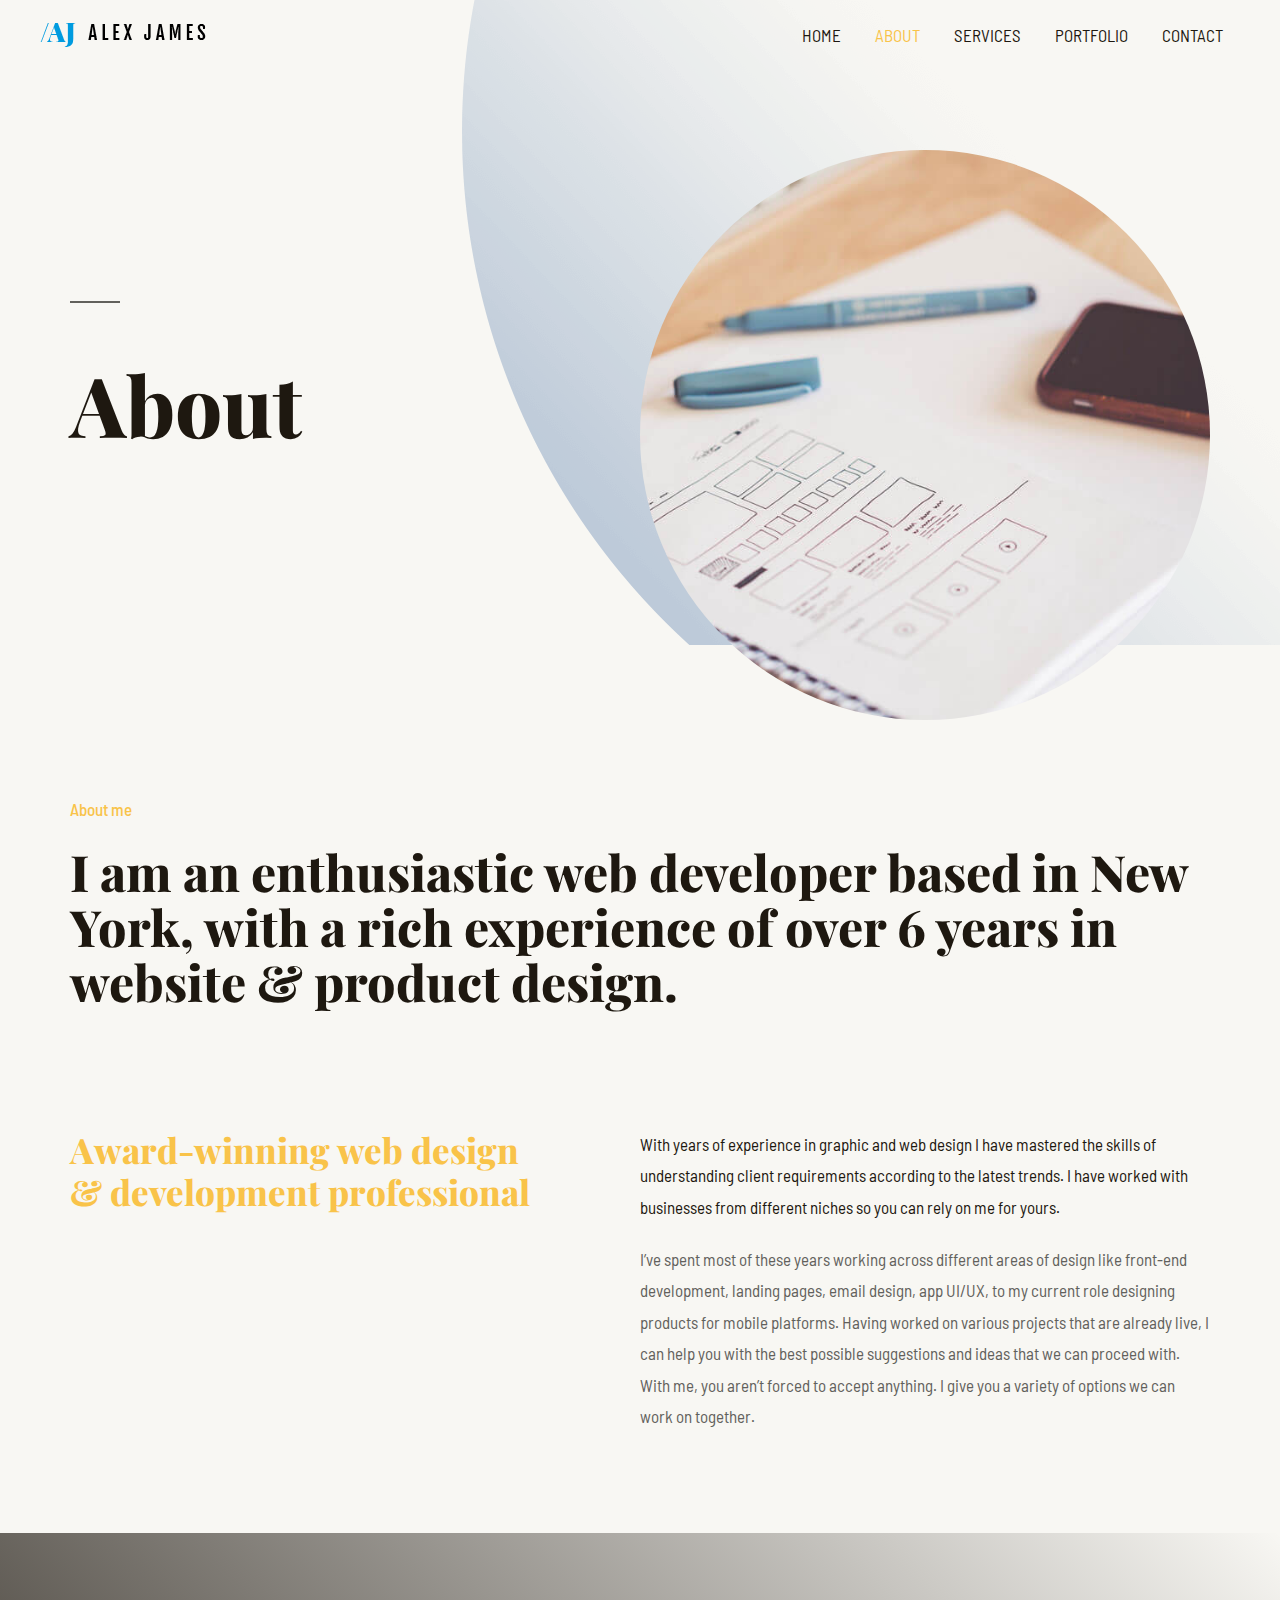
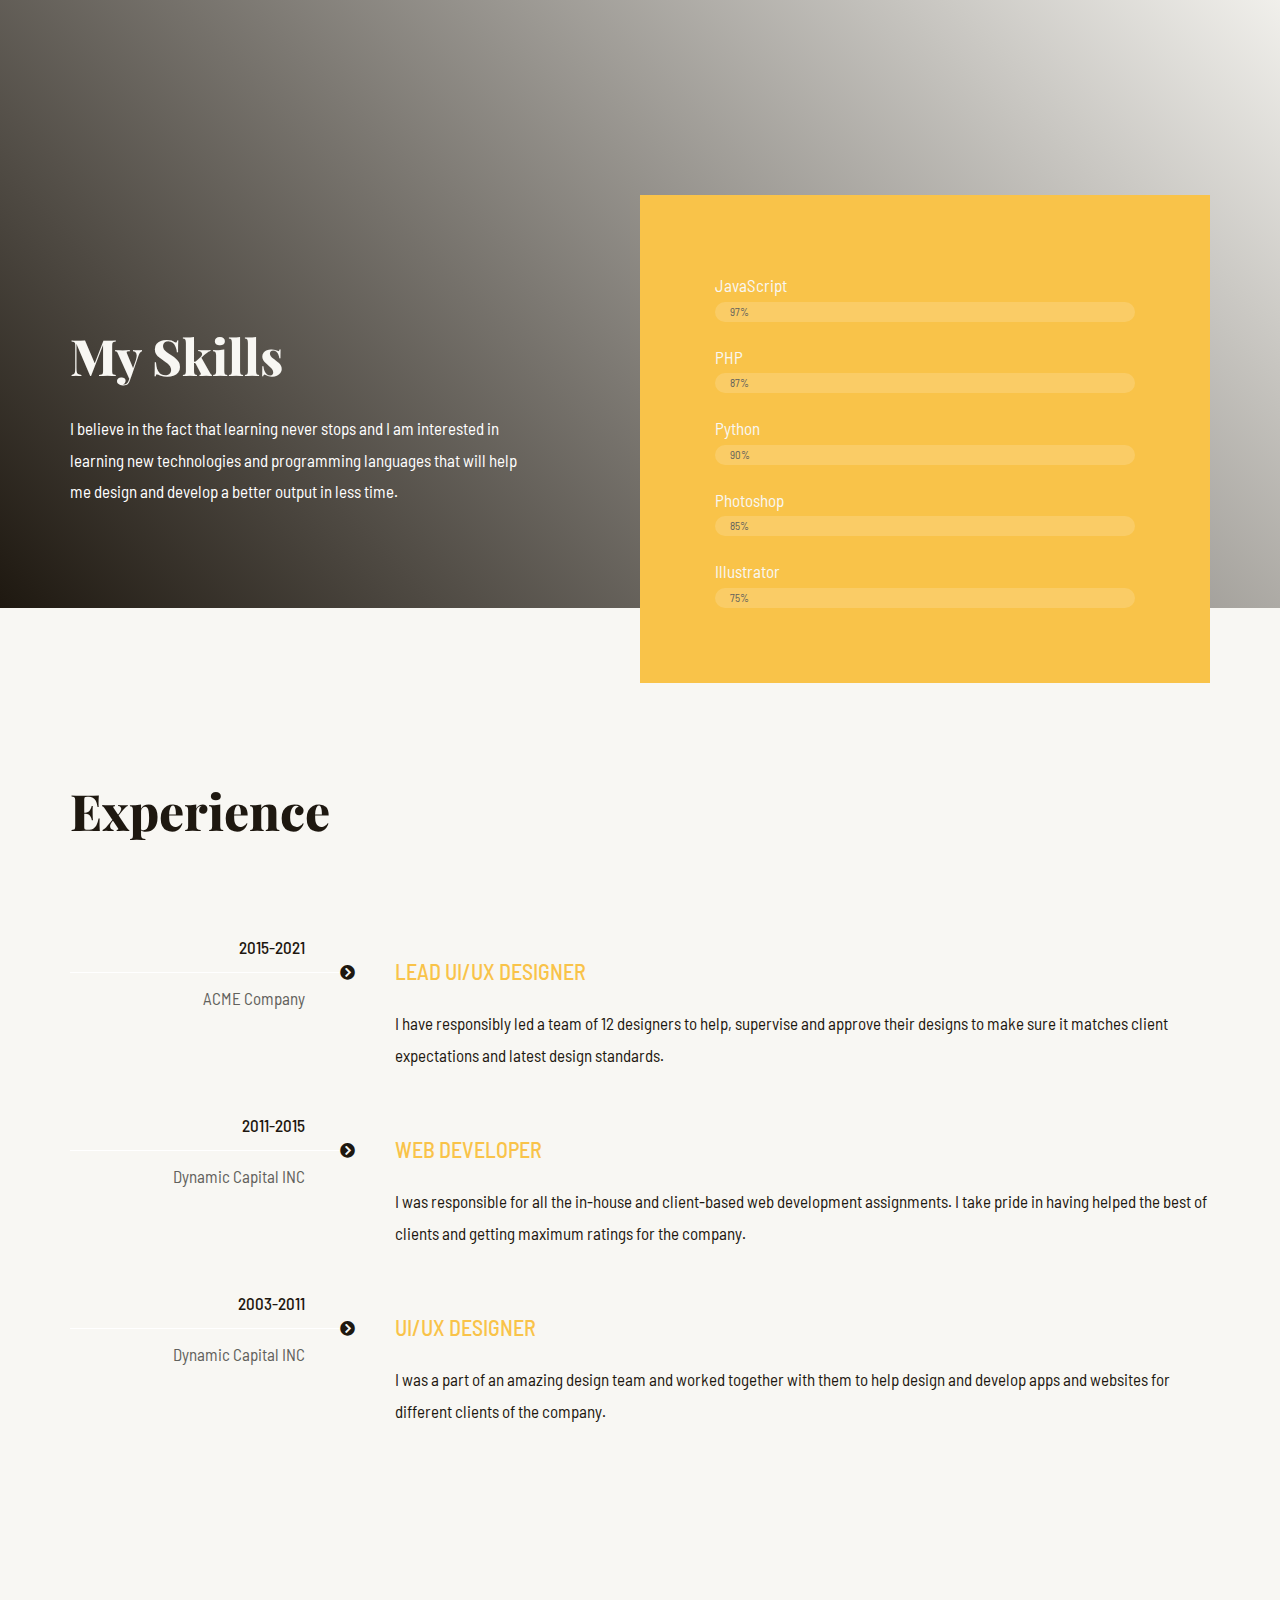
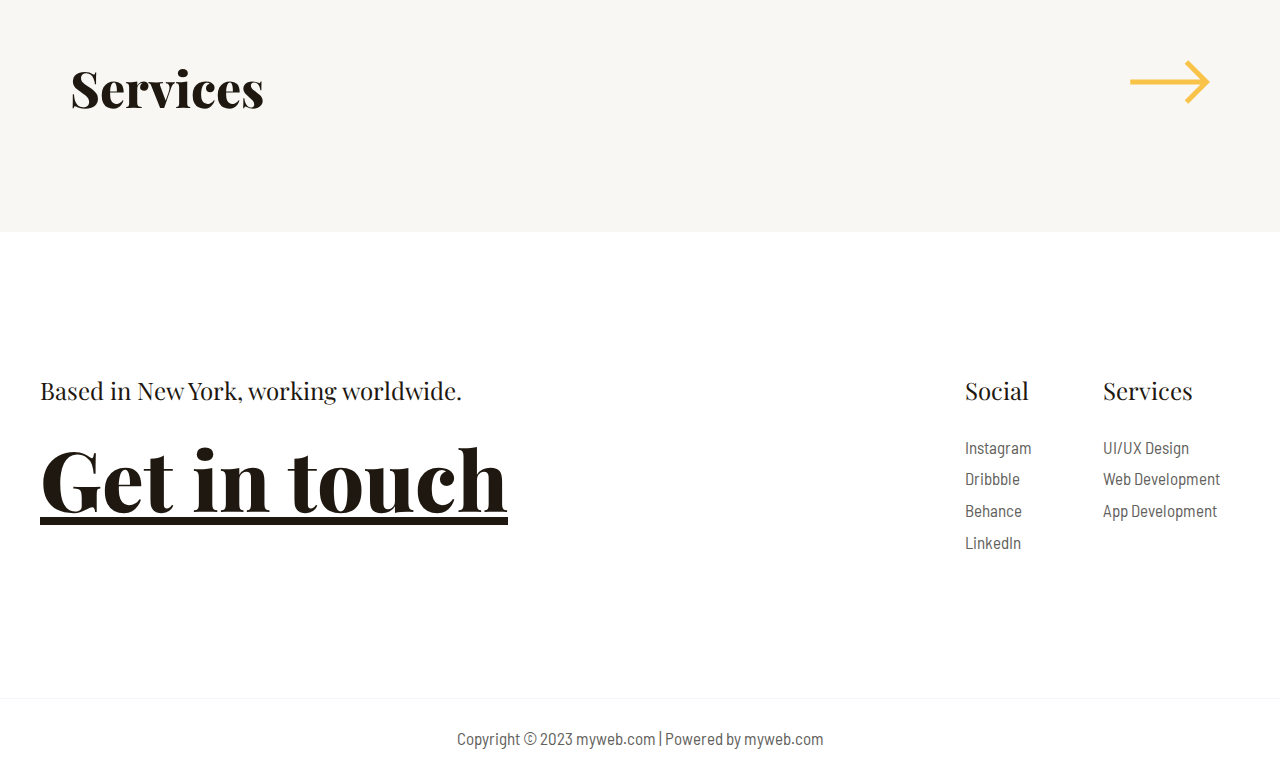
<file: about/index.html>
<!DOCTYPE html>
<html lang="en-US">
<head>
<meta charset="UTF-8">
<meta name="viewport" content="width=device-width, initial-scale=1">
<link rel="profile" href="https://gmpg.org/xfn/11">

<title>About &#8211; myweb.com</title>
<meta name="robots" content="max-image-preview:large">
<link rel="dns-prefetch" href="//fonts.googleapis.com">
<link rel="alternate" type="application/rss+xml" title="myweb.com &raquo; Feed" href="https://dekadii01.github.io/wordpress/feed/">
<link rel="alternate" type="application/rss+xml" title="myweb.com &raquo; Comments Feed" href="https://dekadii01.github.io/wordpress/comments/feed/">
<script>
window._wpemojiSettings = {"baseUrl":"https:\/\/s.w.org\/images\/core\/emoji\/14.0.0\/72x72\/","ext":".png","svgUrl":"https:\/\/s.w.org\/images\/core\/emoji\/14.0.0\/svg\/","svgExt":".svg","source":{"concatemoji":"https:\/\/dekadii01.github.io\/wordpress\/wp-includes\/js\/wp-emoji-release.min.js?ver=6.1.1"}};
/*! This file is auto-generated */
!function(e,a,t){var n,r,o,i=a.createElement("canvas"),p=i.getContext&&i.getContext("2d");function s(e,t){var a=String.fromCharCode,e=(p.clearRect(0,0,i.width,i.height),p.fillText(a.apply(this,e),0,0),i.toDataURL());return p.clearRect(0,0,i.width,i.height),p.fillText(a.apply(this,t),0,0),e===i.toDataURL()}function c(e){var t=a.createElement("script");t.src=e,t.defer=t.type="text/javascript",a.getElementsByTagName("head")[0].appendChild(t)}for(o=Array("flag","emoji"),t.supports={everything:!0,everythingExceptFlag:!0},r=0;r<o.length;r++)t.supports[o[r]]=function(e){if(p&&p.fillText)switch(p.textBaseline="top",p.font="600 32px Arial",e){case"flag":return s([127987,65039,8205,9895,65039],[127987,65039,8203,9895,65039])?!1:!s([55356,56826,55356,56819],[55356,56826,8203,55356,56819])&&!s([55356,57332,56128,56423,56128,56418,56128,56421,56128,56430,56128,56423,56128,56447],[55356,57332,8203,56128,56423,8203,56128,56418,8203,56128,56421,8203,56128,56430,8203,56128,56423,8203,56128,56447]);case"emoji":return!s([129777,127995,8205,129778,127999],[129777,127995,8203,129778,127999])}return!1}(o[r]),t.supports.everything=t.supports.everything&&t.supports[o[r]],"flag"!==o[r]&&(t.supports.everythingExceptFlag=t.supports.everythingExceptFlag&&t.supports[o[r]]);t.supports.everythingExceptFlag=t.supports.everythingExceptFlag&&!t.supports.flag,t.DOMReady=!1,t.readyCallback=function(){t.DOMReady=!0},t.supports.everything||(n=function(){t.readyCallback()},a.addEventListener?(a.addEventListener("DOMContentLoaded",n,!1),e.addEventListener("load",n,!1)):(e.attachEvent("onload",n),a.attachEvent("onreadystatechange",function(){"complete"===a.readyState&&t.readyCallback()})),(e=t.source||{}).concatemoji?c(e.concatemoji):e.wpemoji&&e.twemoji&&(c(e.twemoji),c(e.wpemoji)))}(window,document,window._wpemojiSettings);
</script>
<style>img.wp-smiley,
img.emoji {
	display: inline !important;
	border: none !important;
	box-shadow: none !important;
	height: 1em !important;
	width: 1em !important;
	margin: 0 0.07em !important;
	vertical-align: -0.1em !important;
	background: none !important;
	padding: 0 !important;
}</style>
	<link rel="stylesheet" id="astra-theme-css-css" href="https://dekadii01.github.io/wordpress/wp-content/themes/astra/assets/css/minified/main.min.css?ver=4.0.2" media="all">
<style id="astra-theme-css-inline-css">.ast-no-sidebar .entry-content .alignfull {margin-left: calc( -50vw + 50%);margin-right: calc( -50vw + 50%);max-width: 100vw;width: 100vw;}.ast-no-sidebar .entry-content .alignwide {margin-left: calc(-41vw + 50%);margin-right: calc(-41vw + 50%);max-width: unset;width: unset;}.ast-no-sidebar .entry-content .alignfull .alignfull,.ast-no-sidebar .entry-content .alignfull .alignwide,.ast-no-sidebar .entry-content .alignwide .alignfull,.ast-no-sidebar .entry-content .alignwide .alignwide,.ast-no-sidebar .entry-content .wp-block-column .alignfull,.ast-no-sidebar .entry-content .wp-block-column .alignwide{width: 100%;margin-left: auto;margin-right: auto;}.wp-block-gallery,.blocks-gallery-grid {margin: 0;}.wp-block-separator {max-width: 100px;}.wp-block-separator.is-style-wide,.wp-block-separator.is-style-dots {max-width: none;}.entry-content .has-2-columns .wp-block-column:first-child {padding-right: 10px;}.entry-content .has-2-columns .wp-block-column:last-child {padding-left: 10px;}@media (max-width: 782px) {.entry-content .wp-block-columns .wp-block-column {flex-basis: 100%;}.entry-content .has-2-columns .wp-block-column:first-child {padding-right: 0;}.entry-content .has-2-columns .wp-block-column:last-child {padding-left: 0;}}body .entry-content .wp-block-latest-posts {margin-left: 0;}body .entry-content .wp-block-latest-posts li {list-style: none;}.ast-no-sidebar .ast-container .entry-content .wp-block-latest-posts {margin-left: 0;}.ast-header-break-point .entry-content .alignwide {margin-left: auto;margin-right: auto;}.entry-content .blocks-gallery-item img {margin-bottom: auto;}.wp-block-pullquote {border-top: 4px solid #555d66;border-bottom: 4px solid #555d66;color: #40464d;}:root{--ast-container-default-xlg-padding:6.67em;--ast-container-default-lg-padding:5.67em;--ast-container-default-slg-padding:4.34em;--ast-container-default-md-padding:3.34em;--ast-container-default-sm-padding:6.67em;--ast-container-default-xs-padding:2.4em;--ast-container-default-xxs-padding:1.4em;--ast-code-block-background:#EEEEEE;--ast-comment-inputs-background:#FAFAFA;}html{font-size:106.25%;}a,.page-title{color:var(--ast-global-color-2);}a:hover,a:focus{color:var(--ast-global-color-1);}body,button,input,select,textarea,.ast-button,.ast-custom-button{font-family:'Barlow Semi Condensed',sans-serif;font-weight:400;font-size:17px;font-size:1rem;}blockquote{color:var(--ast-global-color-3);}h1,.entry-content h1,h2,.entry-content h2,h3,.entry-content h3,h4,.entry-content h4,h5,.entry-content h5,h6,.entry-content h6,.site-title,.site-title a{font-family:'Barlow Semi Condensed',sans-serif;font-weight:500;}.site-title{font-size:35px;font-size:2.0588235294118rem;display:none;}.site-header .site-description{font-size:15px;font-size:0.88235294117647rem;display:none;}.entry-title{font-size:30px;font-size:1.7647058823529rem;}h1,.entry-content h1{font-size:83px;font-size:4.8823529411765rem;font-weight:800;font-family:'Playfair Display',serif;line-height:1.1em;}h2,.entry-content h2{font-size:50px;font-size:2.9411764705882rem;font-weight:800;font-family:'Playfair Display',serif;line-height:1.1em;}h3,.entry-content h3{font-size:35px;font-size:2.0588235294118rem;font-weight:800;font-family:'Playfair Display',serif;line-height:1.2em;}h4,.entry-content h4{font-size:22px;font-size:1.2941176470588rem;font-family:'Barlow Semi Condensed',sans-serif;}h5,.entry-content h5{font-size:20px;font-size:1.1764705882353rem;font-family:'Barlow Semi Condensed',sans-serif;}h6,.entry-content h6{font-size:17px;font-size:1rem;font-family:'Barlow Semi Condensed',sans-serif;}::selection{background-color:var(--ast-global-color-0);color:#000000;}body,h1,.entry-title a,.entry-content h1,h2,.entry-content h2,h3,.entry-content h3,h4,.entry-content h4,h5,.entry-content h5,h6,.entry-content h6{color:var(--ast-global-color-3);}.tagcloud a:hover,.tagcloud a:focus,.tagcloud a.current-item{color:#ffffff;border-color:var(--ast-global-color-2);background-color:var(--ast-global-color-2);}input:focus,input[type="text"]:focus,input[type="email"]:focus,input[type="url"]:focus,input[type="password"]:focus,input[type="reset"]:focus,input[type="search"]:focus,textarea:focus{border-color:var(--ast-global-color-2);}input[type="radio"]:checked,input[type=reset],input[type="checkbox"]:checked,input[type="checkbox"]:hover:checked,input[type="checkbox"]:focus:checked,input[type=range]::-webkit-slider-thumb{border-color:var(--ast-global-color-2);background-color:var(--ast-global-color-2);box-shadow:none;}.site-footer a:hover + .post-count,.site-footer a:focus + .post-count{background:var(--ast-global-color-2);border-color:var(--ast-global-color-2);}.single .nav-links .nav-previous,.single .nav-links .nav-next{color:var(--ast-global-color-2);}.entry-meta,.entry-meta *{line-height:1.45;color:var(--ast-global-color-2);}.entry-meta a:hover,.entry-meta a:hover *,.entry-meta a:focus,.entry-meta a:focus *,.page-links > .page-link,.page-links .page-link:hover,.post-navigation a:hover{color:var(--ast-global-color-1);}#cat option,.secondary .calendar_wrap thead a,.secondary .calendar_wrap thead a:visited{color:var(--ast-global-color-2);}.secondary .calendar_wrap #today,.ast-progress-val span{background:var(--ast-global-color-2);}.secondary a:hover + .post-count,.secondary a:focus + .post-count{background:var(--ast-global-color-2);border-color:var(--ast-global-color-2);}.calendar_wrap #today > a{color:#ffffff;}.page-links .page-link,.single .post-navigation a{color:var(--ast-global-color-2);}.widget-title{font-size:24px;font-size:1.4117647058824rem;color:var(--ast-global-color-3);}.site-logo-img img{ transition:all 0.2s linear;}.ast-page-builder-template .hentry {margin: 0;}.ast-page-builder-template .site-content > .ast-container {max-width: 100%;padding: 0;}.ast-page-builder-template .site-content #primary {padding: 0;margin: 0;}.ast-page-builder-template .no-results {text-align: center;margin: 4em auto;}.ast-page-builder-template .ast-pagination {padding: 2em;}.ast-page-builder-template .entry-header.ast-no-title.ast-no-thumbnail {margin-top: 0;}.ast-page-builder-template .entry-header.ast-header-without-markup {margin-top: 0;margin-bottom: 0;}.ast-page-builder-template .entry-header.ast-no-title.ast-no-meta {margin-bottom: 0;}.ast-page-builder-template.single .post-navigation {padding-bottom: 2em;}.ast-page-builder-template.single-post .site-content > .ast-container {max-width: 100%;}.ast-page-builder-template .entry-header {margin-top: 4em;margin-left: auto;margin-right: auto;padding-left: 20px;padding-right: 20px;}.single.ast-page-builder-template .entry-header {padding-left: 20px;padding-right: 20px;}.ast-page-builder-template .ast-archive-description {margin: 4em auto 0;padding-left: 20px;padding-right: 20px;}.ast-page-builder-template.ast-no-sidebar .entry-content .alignwide {margin-left: 0;margin-right: 0;}@media (max-width:921px){#ast-desktop-header{display:none;}}@media (min-width:921px){#ast-mobile-header{display:none;}}.wp-block-buttons.aligncenter{justify-content:center;}@media (max-width:921px){.ast-theme-transparent-header #primary,.ast-theme-transparent-header #secondary{padding:0;}}@media (max-width:921px){.ast-plain-container.ast-no-sidebar #primary{padding:0;}}.ast-plain-container.ast-no-sidebar #primary{margin-top:0;margin-bottom:0;}@media (min-width:1200px){.wp-block-group .has-background{padding:20px;}}@media (min-width:1200px){.ast-no-sidebar.ast-separate-container .entry-content .wp-block-group.alignwide,.ast-no-sidebar.ast-separate-container .entry-content .wp-block-cover.alignwide{margin-left:-20px;margin-right:-20px;padding-left:20px;padding-right:20px;}.ast-no-sidebar.ast-separate-container .entry-content .wp-block-cover.alignfull,.ast-no-sidebar.ast-separate-container .entry-content .wp-block-group.alignfull{margin-left:-6.67em;margin-right:-6.67em;padding-left:6.67em;padding-right:6.67em;}}@media (min-width:1200px){.wp-block-cover-image.alignwide .wp-block-cover__inner-container,.wp-block-cover.alignwide .wp-block-cover__inner-container,.wp-block-cover-image.alignfull .wp-block-cover__inner-container,.wp-block-cover.alignfull .wp-block-cover__inner-container{width:100%;}}.wp-block-columns{margin-bottom:unset;}.wp-block-image.size-full{margin:2rem 0;}.wp-block-separator.has-background{padding:0;}.wp-block-gallery{margin-bottom:1.6em;}.wp-block-group{padding-top:4em;padding-bottom:4em;}.wp-block-group__inner-container .wp-block-columns:last-child,.wp-block-group__inner-container :last-child,.wp-block-table table{margin-bottom:0;}.blocks-gallery-grid{width:100%;}.wp-block-navigation-link__content{padding:5px 0;}.wp-block-group .wp-block-group .has-text-align-center,.wp-block-group .wp-block-column .has-text-align-center{max-width:100%;}.has-text-align-center{margin:0 auto;}@media (min-width:1200px){.wp-block-cover__inner-container,.alignwide .wp-block-group__inner-container,.alignfull .wp-block-group__inner-container{max-width:1200px;margin:0 auto;}.wp-block-group.alignnone,.wp-block-group.aligncenter,.wp-block-group.alignleft,.wp-block-group.alignright,.wp-block-group.alignwide,.wp-block-columns.alignwide{margin:2rem 0 1rem 0;}}@media (max-width:1200px){.wp-block-group{padding:3em;}.wp-block-group .wp-block-group{padding:1.5em;}.wp-block-columns,.wp-block-column{margin:1rem 0;}}@media (min-width:921px){.wp-block-columns .wp-block-group{padding:2em;}}@media (max-width:544px){.wp-block-cover-image .wp-block-cover__inner-container,.wp-block-cover .wp-block-cover__inner-container{width:unset;}.wp-block-cover,.wp-block-cover-image{padding:2em 0;}.wp-block-group,.wp-block-cover{padding:2em;}.wp-block-media-text__media img,.wp-block-media-text__media video{width:unset;max-width:100%;}.wp-block-media-text.has-background .wp-block-media-text__content{padding:1em;}}.wp-block-image.aligncenter{margin-left:auto;margin-right:auto;}.wp-block-table.aligncenter{margin-left:auto;margin-right:auto;}@media (min-width:544px){.entry-content .wp-block-media-text.has-media-on-the-right .wp-block-media-text__content{padding:0 8% 0 0;}.entry-content .wp-block-media-text .wp-block-media-text__content{padding:0 0 0 8%;}.ast-plain-container .site-content .entry-content .has-custom-content-position.is-position-bottom-left > *,.ast-plain-container .site-content .entry-content .has-custom-content-position.is-position-bottom-right > *,.ast-plain-container .site-content .entry-content .has-custom-content-position.is-position-top-left > *,.ast-plain-container .site-content .entry-content .has-custom-content-position.is-position-top-right > *,.ast-plain-container .site-content .entry-content .has-custom-content-position.is-position-center-right > *,.ast-plain-container .site-content .entry-content .has-custom-content-position.is-position-center-left > *{margin:0;}}@media (max-width:544px){.entry-content .wp-block-media-text .wp-block-media-text__content{padding:8% 0;}.wp-block-media-text .wp-block-media-text__media img{width:auto;max-width:100%;}}.wp-block-button.is-style-outline .wp-block-button__link{border-color:rgba(0,0,0,0);border-top-width:2px;border-right-width:2px;border-bottom-width:2px;border-left-width:2px;}.wp-block-button.is-style-outline > .wp-block-button__link:not(.has-text-color),.wp-block-button.wp-block-button__link.is-style-outline:not(.has-text-color){color:rgba(0,0,0,0);}.wp-block-button.is-style-outline .wp-block-button__link:hover,.wp-block-button.is-style-outline .wp-block-button__link:focus{color:var(--ast-global-color-2) !important;background-color:rgba(0,0,0,0);border-color:rgba(0,0,0,0);}.post-page-numbers.current .page-link,.ast-pagination .page-numbers.current{color:#000000;border-color:var(--ast-global-color-0);background-color:var(--ast-global-color-0);border-radius:2px;}@media (max-width:921px){.wp-block-button.is-style-outline .wp-block-button__link{padding-top:calc(15px - 2px);padding-right:calc(30px - 2px);padding-bottom:calc(15px - 2px);padding-left:calc(30px - 2px);}}@media (max-width:544px){.wp-block-button.is-style-outline .wp-block-button__link{padding-top:calc(15px - 2px);padding-right:calc(30px - 2px);padding-bottom:calc(15px - 2px);padding-left:calc(30px - 2px);}}@media (min-width:544px){.entry-content > .alignleft{margin-right:20px;}.entry-content > .alignright{margin-left:20px;}.wp-block-group.has-background{padding:20px;}}@media (max-width:921px){.ast-separate-container #primary,.ast-separate-container #secondary{padding:1.5em 0;}#primary,#secondary{padding:1.5em 0;margin:0;}.ast-left-sidebar #content > .ast-container{display:flex;flex-direction:column-reverse;width:100%;}.ast-separate-container .ast-article-post,.ast-separate-container .ast-article-single{padding:1.5em 2.14em;}.ast-author-box img.avatar{margin:20px 0 0 0;}}@media (min-width:922px){.ast-separate-container.ast-right-sidebar #primary,.ast-separate-container.ast-left-sidebar #primary{border:0;}.search-no-results.ast-separate-container #primary{margin-bottom:4em;}}.elementor-button-wrapper .elementor-button{border-style:solid;text-decoration:none;border-top-width:0;border-right-width:0;border-left-width:0;border-bottom-width:0;}body .elementor-button.elementor-size-sm,body .elementor-button.elementor-size-xs,body .elementor-button.elementor-size-md,body .elementor-button.elementor-size-lg,body .elementor-button.elementor-size-xl,body .elementor-button{border-radius:2px;padding-top:0px;padding-right:0px;padding-bottom:0px;padding-left:0px;}.elementor-button-wrapper .elementor-button{border-color:rgba(0,0,0,0);background-color:rgba(0,0,0,0);}.elementor-button-wrapper .elementor-button:hover,.elementor-button-wrapper .elementor-button:focus{color:var(--ast-global-color-2);background-color:rgba(0,0,0,0);border-color:rgba(0,0,0,0);}.wp-block-button .wp-block-button__link ,.elementor-button-wrapper .elementor-button,.elementor-button-wrapper .elementor-button:visited{color:var(--ast-global-color-0);}.elementor-button-wrapper .elementor-button{font-size:16px;font-size:0.94117647058824rem;line-height:1em;text-transform:uppercase;letter-spacing:2px;}body .elementor-button.elementor-size-sm,body .elementor-button.elementor-size-xs,body .elementor-button.elementor-size-md,body .elementor-button.elementor-size-lg,body .elementor-button.elementor-size-xl,body .elementor-button{font-size:16px;font-size:0.94117647058824rem;}.wp-block-button .wp-block-button__link:hover,.wp-block-button .wp-block-button__link:focus{color:var(--ast-global-color-2);background-color:rgba(0,0,0,0);border-color:rgba(0,0,0,0);}.elementor-widget-heading h1.elementor-heading-title{line-height:1.1em;}.elementor-widget-heading h2.elementor-heading-title{line-height:1.1em;}.elementor-widget-heading h3.elementor-heading-title{line-height:1.2em;}.wp-block-button .wp-block-button__link{border:none;background-color:rgba(0,0,0,0);color:var(--ast-global-color-0);font-family:inherit;font-weight:inherit;line-height:1em;text-transform:uppercase;letter-spacing:2px;font-size:16px;font-size:0.94117647058824rem;border-radius:2px;padding:15px 30px;}.wp-block-button.is-style-outline .wp-block-button__link{border-style:solid;border-top-width:2px;border-right-width:2px;border-left-width:2px;border-bottom-width:2px;border-color:rgba(0,0,0,0);padding-top:calc(15px - 2px);padding-right:calc(30px - 2px);padding-bottom:calc(15px - 2px);padding-left:calc(30px - 2px);}@media (max-width:921px){.wp-block-button .wp-block-button__link{border:none;padding:15px 30px;}.wp-block-button.is-style-outline .wp-block-button__link{padding-top:calc(15px - 2px);padding-right:calc(30px - 2px);padding-bottom:calc(15px - 2px);padding-left:calc(30px - 2px);}}@media (max-width:544px){.wp-block-button .wp-block-button__link{border:none;padding:15px 30px;}.wp-block-button.is-style-outline .wp-block-button__link{padding-top:calc(15px - 2px);padding-right:calc(30px - 2px);padding-bottom:calc(15px - 2px);padding-left:calc(30px - 2px);}}.menu-toggle,button,.ast-button,.ast-custom-button,.button,input#submit,input[type="button"],input[type="submit"],input[type="reset"]{border-style:solid;border-top-width:0;border-right-width:0;border-left-width:0;border-bottom-width:0;color:var(--ast-global-color-0);border-color:rgba(0,0,0,0);background-color:rgba(0,0,0,0);border-radius:2px;padding-top:0px;padding-right:0px;padding-bottom:0px;padding-left:0px;font-family:inherit;font-weight:inherit;font-size:16px;font-size:0.94117647058824rem;line-height:1em;text-transform:uppercase;letter-spacing:2px;}button:focus,.menu-toggle:hover,button:hover,.ast-button:hover,.ast-custom-button:hover .button:hover,.ast-custom-button:hover ,input[type=reset]:hover,input[type=reset]:focus,input#submit:hover,input#submit:focus,input[type="button"]:hover,input[type="button"]:focus,input[type="submit"]:hover,input[type="submit"]:focus{color:var(--ast-global-color-2);background-color:rgba(0,0,0,0);border-color:rgba(0,0,0,0);}@media (min-width:544px){.ast-container{max-width:100%;}}@media (max-width:544px){.ast-separate-container .ast-article-post,.ast-separate-container .ast-article-single,.ast-separate-container .comments-title,.ast-separate-container .ast-archive-description{padding:1.5em 1em;}.ast-separate-container #content .ast-container{padding-left:0.54em;padding-right:0.54em;}.ast-separate-container .ast-comment-list li.depth-1{padding:1.5em 1em;margin-bottom:1.5em;}.ast-separate-container .ast-comment-list .bypostauthor{padding:.5em;}.ast-search-menu-icon.ast-dropdown-active .search-field{width:170px;}}@media (max-width:921px){.ast-mobile-header-stack .main-header-bar .ast-search-menu-icon{display:inline-block;}.ast-header-break-point.ast-header-custom-item-outside .ast-mobile-header-stack .main-header-bar .ast-search-icon{margin:0;}.ast-comment-avatar-wrap img{max-width:2.5em;}.ast-separate-container .ast-comment-list li.depth-1{padding:1.5em 2.14em;}.ast-separate-container .comment-respond{padding:2em 2.14em;}.ast-comment-meta{padding:0 1.8888em 1.3333em;}}body,.ast-separate-container{background-color:var(--ast-global-color-4);;background-image:none;;}.ast-no-sidebar.ast-separate-container .entry-content .alignfull {margin-left: -6.67em;margin-right: -6.67em;width: auto;}@media (max-width: 1200px) {.ast-no-sidebar.ast-separate-container .entry-content .alignfull {margin-left: -2.4em;margin-right: -2.4em;}}@media (max-width: 768px) {.ast-no-sidebar.ast-separate-container .entry-content .alignfull {margin-left: -2.14em;margin-right: -2.14em;}}@media (max-width: 544px) {.ast-no-sidebar.ast-separate-container .entry-content .alignfull {margin-left: -1em;margin-right: -1em;}}.ast-no-sidebar.ast-separate-container .entry-content .alignwide {margin-left: -20px;margin-right: -20px;}.ast-no-sidebar.ast-separate-container .entry-content .wp-block-column .alignfull,.ast-no-sidebar.ast-separate-container .entry-content .wp-block-column .alignwide {margin-left: auto;margin-right: auto;width: 100%;}@media (max-width:921px){.site-title{display:none;}.site-header .site-description{display:none;}.entry-title{font-size:30px;}h1,.entry-content h1{font-size:60px;}h2,.entry-content h2{font-size:43px;}h3,.entry-content h3{font-size:30px;}}@media (max-width:544px){.site-title{display:none;}.site-header .site-description{display:none;}.entry-title{font-size:30px;}h1,.entry-content h1{font-size:45px;}h2,.entry-content h2{font-size:35px;}h3,.entry-content h3{font-size:20px;}}@media (max-width:921px){html{font-size:96.9%;}}@media (max-width:544px){html{font-size:96.9%;}}@media (min-width:922px){.ast-container{max-width:1240px;}}@media (min-width:922px){.site-content .ast-container{display:flex;}}@media (max-width:921px){.site-content .ast-container{flex-direction:column;}}@media (min-width:922px){.main-header-menu .sub-menu .menu-item.ast-left-align-sub-menu:hover > .sub-menu,.main-header-menu .sub-menu .menu-item.ast-left-align-sub-menu.focus > .sub-menu{margin-left:-0px;}}.ast-theme-transparent-header [data-section="section-header-mobile-trigger"] .ast-button-wrap .mobile-menu-toggle-icon .ast-mobile-svg{fill:var(--ast-global-color-2);}.ast-theme-transparent-header [data-section="section-header-mobile-trigger"] .ast-button-wrap .mobile-menu-wrap .mobile-menu{color:var(--ast-global-color-2);}.ast-theme-transparent-header [data-section="section-header-mobile-trigger"] .ast-button-wrap .ast-mobile-menu-trigger-minimal{background:transparent;}blockquote {padding: 1.2em;}:root .has-ast-global-color-0-color{color:var(--ast-global-color-0);}:root .has-ast-global-color-0-background-color{background-color:var(--ast-global-color-0);}:root .wp-block-button .has-ast-global-color-0-color{color:var(--ast-global-color-0);}:root .wp-block-button .has-ast-global-color-0-background-color{background-color:var(--ast-global-color-0);}:root .has-ast-global-color-1-color{color:var(--ast-global-color-1);}:root .has-ast-global-color-1-background-color{background-color:var(--ast-global-color-1);}:root .wp-block-button .has-ast-global-color-1-color{color:var(--ast-global-color-1);}:root .wp-block-button .has-ast-global-color-1-background-color{background-color:var(--ast-global-color-1);}:root .has-ast-global-color-2-color{color:var(--ast-global-color-2);}:root .has-ast-global-color-2-background-color{background-color:var(--ast-global-color-2);}:root .wp-block-button .has-ast-global-color-2-color{color:var(--ast-global-color-2);}:root .wp-block-button .has-ast-global-color-2-background-color{background-color:var(--ast-global-color-2);}:root .has-ast-global-color-3-color{color:var(--ast-global-color-3);}:root .has-ast-global-color-3-background-color{background-color:var(--ast-global-color-3);}:root .wp-block-button .has-ast-global-color-3-color{color:var(--ast-global-color-3);}:root .wp-block-button .has-ast-global-color-3-background-color{background-color:var(--ast-global-color-3);}:root .has-ast-global-color-4-color{color:var(--ast-global-color-4);}:root .has-ast-global-color-4-background-color{background-color:var(--ast-global-color-4);}:root .wp-block-button .has-ast-global-color-4-color{color:var(--ast-global-color-4);}:root .wp-block-button .has-ast-global-color-4-background-color{background-color:var(--ast-global-color-4);}:root .has-ast-global-color-5-color{color:var(--ast-global-color-5);}:root .has-ast-global-color-5-background-color{background-color:var(--ast-global-color-5);}:root .wp-block-button .has-ast-global-color-5-color{color:var(--ast-global-color-5);}:root .wp-block-button .has-ast-global-color-5-background-color{background-color:var(--ast-global-color-5);}:root .has-ast-global-color-6-color{color:var(--ast-global-color-6);}:root .has-ast-global-color-6-background-color{background-color:var(--ast-global-color-6);}:root .wp-block-button .has-ast-global-color-6-color{color:var(--ast-global-color-6);}:root .wp-block-button .has-ast-global-color-6-background-color{background-color:var(--ast-global-color-6);}:root .has-ast-global-color-7-color{color:var(--ast-global-color-7);}:root .has-ast-global-color-7-background-color{background-color:var(--ast-global-color-7);}:root .wp-block-button .has-ast-global-color-7-color{color:var(--ast-global-color-7);}:root .wp-block-button .has-ast-global-color-7-background-color{background-color:var(--ast-global-color-7);}:root .has-ast-global-color-8-color{color:var(--ast-global-color-8);}:root .has-ast-global-color-8-background-color{background-color:var(--ast-global-color-8);}:root .wp-block-button .has-ast-global-color-8-color{color:var(--ast-global-color-8);}:root .wp-block-button .has-ast-global-color-8-background-color{background-color:var(--ast-global-color-8);}:root{--ast-global-color-0:#F9C349;--ast-global-color-1:#FFB100;--ast-global-color-2:#1E1810;--ast-global-color-3:#62615C;--ast-global-color-4:#F8F7F3;--ast-global-color-5:#FFFFFF;--ast-global-color-6:#000000;--ast-global-color-7:#4B4F58;--ast-global-color-8:#F6F7F8;}:root {--ast-border-color : #dddddd;}.ast-single-entry-banner {-js-display: flex;display: flex;flex-direction: column;justify-content: center;text-align: center;position: relative;background: #eeeeee;}.ast-single-entry-banner[data-banner-layout="layout-1"] {max-width: 1200px;background: inherit;padding: 20px 0;}.ast-single-entry-banner[data-banner-width-type="custom"] {margin: 0 auto;width: 100%;}.ast-single-entry-banner + .site-content .entry-header {margin-bottom: 0;}header.entry-header .entry-title{font-size:30px;font-size:1.7647058823529rem;}header.entry-header > *:not(:last-child){margin-bottom:10px;}.ast-archive-entry-banner {-js-display: flex;display: flex;flex-direction: column;justify-content: center;text-align: center;position: relative;background: #eeeeee;}.ast-archive-entry-banner[data-banner-width-type="custom"] {margin: 0 auto;width: 100%;}.ast-archive-entry-banner[data-banner-layout="layout-1"] {background: inherit;padding: 20px 0;text-align: left;}body.archive .ast-archive-description{max-width:1200px;width:100%;text-align:left;padding-top:3em;padding-right:3em;padding-bottom:3em;padding-left:3em;}body.archive .ast-archive-description .ast-archive-title,body.archive .ast-archive-description .ast-archive-title *{font-size:40px;font-size:2.3529411764706rem;}body.archive .ast-archive-description > *:not(:last-child){margin-bottom:10px;}@media (max-width:921px){body.archive .ast-archive-description{text-align:left;}}@media (max-width:544px){body.archive .ast-archive-description{text-align:left;}}.ast-theme-transparent-header #masthead .site-logo-img .transparent-custom-logo .astra-logo-svg{width:150px;}.ast-theme-transparent-header #masthead .site-logo-img .transparent-custom-logo img{ max-width:150px;}@media (max-width:921px){.ast-theme-transparent-header #masthead .site-logo-img .transparent-custom-logo .astra-logo-svg{width:120px;}.ast-theme-transparent-header #masthead .site-logo-img .transparent-custom-logo img{ max-width:120px;}}@media (max-width:543px){.ast-theme-transparent-header #masthead .site-logo-img .transparent-custom-logo .astra-logo-svg{width:100px;}.ast-theme-transparent-header #masthead .site-logo-img .transparent-custom-logo img{ max-width:100px;}}@media (min-width:921px){.ast-theme-transparent-header #masthead{position:absolute;left:0;right:0;}.ast-theme-transparent-header .main-header-bar,.ast-theme-transparent-header.ast-header-break-point .main-header-bar{background:none;}body.elementor-editor-active.ast-theme-transparent-header #masthead,.fl-builder-edit .ast-theme-transparent-header #masthead,body.vc_editor.ast-theme-transparent-header #masthead,body.brz-ed.ast-theme-transparent-header #masthead{z-index:0;}.ast-header-break-point.ast-replace-site-logo-transparent.ast-theme-transparent-header .custom-mobile-logo-link{display:none;}.ast-header-break-point.ast-replace-site-logo-transparent.ast-theme-transparent-header .transparent-custom-logo{display:inline-block;}.ast-theme-transparent-header .ast-above-header,.ast-theme-transparent-header .ast-above-header.ast-above-header-bar{background-image:none;background-color:transparent;}.ast-theme-transparent-header .ast-below-header{background-image:none;background-color:transparent;}}.ast-theme-transparent-header .ast-builder-menu .main-header-menu,.ast-theme-transparent-header .ast-builder-menu .main-header-menu .menu-link,.ast-theme-transparent-header [CLASS*="ast-builder-menu-"] .main-header-menu .menu-item > .menu-link,.ast-theme-transparent-header .ast-masthead-custom-menu-items,.ast-theme-transparent-header .ast-masthead-custom-menu-items a,.ast-theme-transparent-header .ast-builder-menu .main-header-menu .menu-item > .ast-menu-toggle,.ast-theme-transparent-header .ast-builder-menu .main-header-menu .menu-item > .ast-menu-toggle,.ast-theme-transparent-header .ast-above-header-navigation a,.ast-header-break-point.ast-theme-transparent-header .ast-above-header-navigation a,.ast-header-break-point.ast-theme-transparent-header .ast-above-header-navigation > ul.ast-above-header-menu > .menu-item-has-children:not(.current-menu-item) > .ast-menu-toggle,.ast-theme-transparent-header .ast-below-header-menu,.ast-theme-transparent-header .ast-below-header-menu a,.ast-header-break-point.ast-theme-transparent-header .ast-below-header-menu a,.ast-header-break-point.ast-theme-transparent-header .ast-below-header-menu,.ast-theme-transparent-header .main-header-menu .menu-link{color:var(--ast-global-color-2);}.ast-theme-transparent-header .ast-builder-menu .main-header-menu .menu-item:hover > .menu-link,.ast-theme-transparent-header .ast-builder-menu .main-header-menu .menu-item:hover > .ast-menu-toggle,.ast-theme-transparent-header .ast-builder-menu .main-header-menu .ast-masthead-custom-menu-items a:hover,.ast-theme-transparent-header .ast-builder-menu .main-header-menu .focus > .menu-link,.ast-theme-transparent-header .ast-builder-menu .main-header-menu .focus > .ast-menu-toggle,.ast-theme-transparent-header .ast-builder-menu .main-header-menu .current-menu-item > .menu-link,.ast-theme-transparent-header .ast-builder-menu .main-header-menu .current-menu-ancestor > .menu-link,.ast-theme-transparent-header .ast-builder-menu .main-header-menu .current-menu-item > .ast-menu-toggle,.ast-theme-transparent-header .ast-builder-menu .main-header-menu .current-menu-ancestor > .ast-menu-toggle,.ast-theme-transparent-header [CLASS*="ast-builder-menu-"] .main-header-menu .current-menu-item > .menu-link,.ast-theme-transparent-header [CLASS*="ast-builder-menu-"] .main-header-menu .current-menu-ancestor > .menu-link,.ast-theme-transparent-header [CLASS*="ast-builder-menu-"] .main-header-menu .current-menu-item > .ast-menu-toggle,.ast-theme-transparent-header [CLASS*="ast-builder-menu-"] .main-header-menu .current-menu-ancestor > .ast-menu-toggle,.ast-theme-transparent-header .main-header-menu .menu-item:hover > .menu-link,.ast-theme-transparent-header .main-header-menu .current-menu-item > .menu-link,.ast-theme-transparent-header .main-header-menu .current-menu-ancestor > .menu-link{color:var(--ast-global-color-0);}@media (max-width:921px){.ast-theme-transparent-header #masthead{position:absolute;left:0;right:0;}.ast-theme-transparent-header .main-header-bar,.ast-theme-transparent-header.ast-header-break-point .main-header-bar{background:none;}body.elementor-editor-active.ast-theme-transparent-header #masthead,.fl-builder-edit .ast-theme-transparent-header #masthead,body.vc_editor.ast-theme-transparent-header #masthead,body.brz-ed.ast-theme-transparent-header #masthead{z-index:0;}.ast-header-break-point.ast-replace-site-logo-transparent.ast-theme-transparent-header .custom-mobile-logo-link{display:none;}.ast-header-break-point.ast-replace-site-logo-transparent.ast-theme-transparent-header .transparent-custom-logo{display:inline-block;}.ast-theme-transparent-header .ast-above-header,.ast-theme-transparent-header .ast-above-header.ast-above-header-bar{background-image:none;background-color:transparent;}.ast-theme-transparent-header .ast-below-header{background-image:none;background-color:transparent;}}.ast-theme-transparent-header #ast-desktop-header > [CLASS*="-header-wrap"]:nth-last-child(2) > [CLASS*="-header-bar"],.ast-theme-transparent-header.ast-header-break-point #ast-mobile-header > [CLASS*="-header-wrap"]:nth-last-child(2) > [CLASS*="-header-bar"]{border-bottom-style:none;}.ast-breadcrumbs .trail-browse,.ast-breadcrumbs .trail-items,.ast-breadcrumbs .trail-items li{display:inline-block;margin:0;padding:0;border:none;background:inherit;text-indent:0;}.ast-breadcrumbs .trail-browse{font-size:inherit;font-style:inherit;font-weight:inherit;color:inherit;}.ast-breadcrumbs .trail-items{list-style:none;}.trail-items li::after{padding:0 0.3em;content:"\00bb";}.trail-items li:last-of-type::after{display:none;}h1,.entry-content h1,h2,.entry-content h2,h3,.entry-content h3,h4,.entry-content h4,h5,.entry-content h5,h6,.entry-content h6{color:var(--ast-global-color-2);}@media (max-width:921px){.ast-builder-grid-row-container.ast-builder-grid-row-tablet-3-firstrow .ast-builder-grid-row > *:first-child,.ast-builder-grid-row-container.ast-builder-grid-row-tablet-3-lastrow .ast-builder-grid-row > *:last-child{grid-column:1 / -1;}}@media (max-width:544px){.ast-builder-grid-row-container.ast-builder-grid-row-mobile-3-firstrow .ast-builder-grid-row > *:first-child,.ast-builder-grid-row-container.ast-builder-grid-row-mobile-3-lastrow .ast-builder-grid-row > *:last-child{grid-column:1 / -1;}}.ast-builder-layout-element[data-section="title_tagline"]{display:flex;}@media (max-width:921px){.ast-header-break-point .ast-builder-layout-element[data-section="title_tagline"]{display:flex;}}@media (max-width:544px){.ast-header-break-point .ast-builder-layout-element[data-section="title_tagline"]{display:flex;}}.ast-builder-menu-1{font-family:inherit;font-weight:inherit;text-transform:uppercase;}.ast-builder-menu-1 .sub-menu,.ast-builder-menu-1 .inline-on-mobile .sub-menu{border-top-width:2px;border-bottom-width:0px;border-right-width:0px;border-left-width:0px;border-color:var(--ast-global-color-0);border-style:solid;border-radius:0px;}.ast-builder-menu-1 .main-header-menu > .menu-item > .sub-menu,.ast-builder-menu-1 .main-header-menu > .menu-item > .astra-full-megamenu-wrapper{margin-top:0px;}.ast-desktop .ast-builder-menu-1 .main-header-menu > .menu-item > .sub-menu:before,.ast-desktop .ast-builder-menu-1 .main-header-menu > .menu-item > .astra-full-megamenu-wrapper:before{height:calc( 0px + 5px );}.ast-desktop .ast-builder-menu-1 .menu-item .sub-menu .menu-link{border-style:none;}@media (max-width:921px){.ast-header-break-point .ast-builder-menu-1 .menu-item.menu-item-has-children > .ast-menu-toggle{top:0;}.ast-builder-menu-1 .menu-item-has-children > .menu-link:after{content:unset;}.ast-builder-menu-1 .main-header-menu > .menu-item > .sub-menu,.ast-builder-menu-1 .main-header-menu > .menu-item > .astra-full-megamenu-wrapper{margin-top:0;}}@media (max-width:544px){.ast-header-break-point .ast-builder-menu-1 .menu-item.menu-item-has-children > .ast-menu-toggle{top:0;}.ast-builder-menu-1 .main-header-menu > .menu-item > .sub-menu,.ast-builder-menu-1 .main-header-menu > .menu-item > .astra-full-megamenu-wrapper{margin-top:0;}}.ast-builder-menu-1{display:flex;}@media (max-width:921px){.ast-header-break-point .ast-builder-menu-1{display:flex;}}@media (max-width:544px){.ast-header-break-point .ast-builder-menu-1{display:flex;}}.ast-desktop .ast-menu-hover-style-underline > .menu-item > .menu-link:before,.ast-desktop .ast-menu-hover-style-overline > .menu-item > .menu-link:before {content: "";position: absolute;width: 100%;right: 50%;height: 1px;background-color: transparent;transform: scale(0,0) translate(-50%,0);transition: transform .3s ease-in-out,color .0s ease-in-out;}.ast-desktop .ast-menu-hover-style-underline > .menu-item:hover > .menu-link:before,.ast-desktop .ast-menu-hover-style-overline > .menu-item:hover > .menu-link:before {width: calc(100% - 1.2em);background-color: currentColor;transform: scale(1,1) translate(50%,0);}.ast-desktop .ast-menu-hover-style-underline > .menu-item > .menu-link:before {bottom: 0;}.ast-desktop .ast-menu-hover-style-overline > .menu-item > .menu-link:before {top: 0;}.ast-desktop .ast-menu-hover-style-zoom > .menu-item > .menu-link:hover {transition: all .3s ease;transform: scale(1.2);}.site-below-footer-wrap{padding-top:20px;padding-bottom:20px;}.site-below-footer-wrap[data-section="section-below-footer-builder"]{background-color:rgba(255,255,255,0);;background-image:none;;min-height:80px;border-style:solid;border-width:0px;border-top-width:1px;border-top-color:rgba(8,63,135,0.05);}.site-below-footer-wrap[data-section="section-below-footer-builder"] .ast-builder-grid-row{max-width:1200px;margin-left:auto;margin-right:auto;}.site-below-footer-wrap[data-section="section-below-footer-builder"] .ast-builder-grid-row,.site-below-footer-wrap[data-section="section-below-footer-builder"] .site-footer-section{align-items:flex-start;}.site-below-footer-wrap[data-section="section-below-footer-builder"].ast-footer-row-inline .site-footer-section{display:flex;margin-bottom:0;}.ast-builder-grid-row-full .ast-builder-grid-row{grid-template-columns:1fr;}@media (max-width:921px){.site-below-footer-wrap[data-section="section-below-footer-builder"].ast-footer-row-tablet-inline .site-footer-section{display:flex;margin-bottom:0;}.site-below-footer-wrap[data-section="section-below-footer-builder"].ast-footer-row-tablet-stack .site-footer-section{display:block;margin-bottom:10px;}.ast-builder-grid-row-container.ast-builder-grid-row-tablet-full .ast-builder-grid-row{grid-template-columns:1fr;}}@media (max-width:544px){.site-below-footer-wrap[data-section="section-below-footer-builder"].ast-footer-row-mobile-inline .site-footer-section{display:flex;margin-bottom:0;}.site-below-footer-wrap[data-section="section-below-footer-builder"].ast-footer-row-mobile-stack .site-footer-section{display:block;margin-bottom:10px;}.ast-builder-grid-row-container.ast-builder-grid-row-mobile-full .ast-builder-grid-row{grid-template-columns:1fr;}}.site-below-footer-wrap[data-section="section-below-footer-builder"]{display:grid;}@media (max-width:921px){.ast-header-break-point .site-below-footer-wrap[data-section="section-below-footer-builder"]{display:grid;}}@media (max-width:544px){.ast-header-break-point .site-below-footer-wrap[data-section="section-below-footer-builder"]{display:grid;}}.ast-footer-copyright{text-align:center;}.ast-footer-copyright {color:var(--ast-global-color-3);}@media (max-width:921px){.ast-footer-copyright{text-align:center;}}@media (max-width:544px){.ast-footer-copyright{text-align:center;}}.ast-footer-copyright.ast-builder-layout-element{display:flex;}@media (max-width:921px){.ast-header-break-point .ast-footer-copyright.ast-builder-layout-element{display:flex;}}@media (max-width:544px){.ast-header-break-point .ast-footer-copyright.ast-builder-layout-element{display:flex;}}.site-footer{background-color:var(--ast-global-color-5);;background-image:none;;}@media (max-width:921px){.ast-hfb-header .site-footer{padding-left:25px;padding-right:25px;}}.site-primary-footer-wrap{padding-top:45px;padding-bottom:45px;}.site-primary-footer-wrap[data-section="section-primary-footer-builder"]{background-color:rgba(255,255,255,0);;background-image:none;;}.site-primary-footer-wrap[data-section="section-primary-footer-builder"] .ast-builder-grid-row{max-width:1200px;margin-left:auto;margin-right:auto;}.site-primary-footer-wrap[data-section="section-primary-footer-builder"] .ast-builder-grid-row,.site-primary-footer-wrap[data-section="section-primary-footer-builder"] .site-footer-section{align-items:flex-start;}.site-primary-footer-wrap[data-section="section-primary-footer-builder"].ast-footer-row-inline .site-footer-section{display:flex;margin-bottom:0;}.ast-builder-grid-row-3-lheavy .ast-builder-grid-row{grid-template-columns:2fr 1fr 1fr;}@media (max-width:921px){.site-primary-footer-wrap[data-section="section-primary-footer-builder"].ast-footer-row-tablet-inline .site-footer-section{display:flex;margin-bottom:0;}.site-primary-footer-wrap[data-section="section-primary-footer-builder"].ast-footer-row-tablet-stack .site-footer-section{display:block;margin-bottom:10px;}.ast-builder-grid-row-container.ast-builder-grid-row-tablet-3-equal .ast-builder-grid-row{grid-template-columns:repeat( 3,1fr );}}@media (max-width:544px){.site-primary-footer-wrap[data-section="section-primary-footer-builder"].ast-footer-row-mobile-inline .site-footer-section{display:flex;margin-bottom:0;}.site-primary-footer-wrap[data-section="section-primary-footer-builder"].ast-footer-row-mobile-stack .site-footer-section{display:block;margin-bottom:10px;}.ast-builder-grid-row-container.ast-builder-grid-row-mobile-full .ast-builder-grid-row{grid-template-columns:1fr;}}.site-primary-footer-wrap[data-section="section-primary-footer-builder"]{padding-top:140px;padding-bottom:130px;padding-left:30px;padding-right:30px;}@media (max-width:921px){.site-primary-footer-wrap[data-section="section-primary-footer-builder"]{padding-top:50px;padding-bottom:100px;padding-left:0px;padding-right:0px;}}@media (max-width:544px){.site-primary-footer-wrap[data-section="section-primary-footer-builder"]{padding-top:75px;padding-bottom:50px;padding-left:0px;padding-right:0px;}}.site-primary-footer-wrap[data-section="section-primary-footer-builder"]{display:grid;}@media (max-width:921px){.ast-header-break-point .site-primary-footer-wrap[data-section="section-primary-footer-builder"]{display:grid;}}@media (max-width:544px){.ast-header-break-point .site-primary-footer-wrap[data-section="section-primary-footer-builder"]{display:grid;}}.footer-widget-area[data-section="sidebar-widgets-footer-widget-1"].footer-widget-area-inner{text-align:left;}@media (max-width:921px){.footer-widget-area[data-section="sidebar-widgets-footer-widget-1"].footer-widget-area-inner{text-align:left;}}@media (max-width:544px){.footer-widget-area[data-section="sidebar-widgets-footer-widget-1"].footer-widget-area-inner{text-align:center;}}.footer-widget-area[data-section="sidebar-widgets-footer-widget-1"].footer-widget-area-inner a{color:var(--ast-global-color-3);}.footer-widget-area[data-section="sidebar-widgets-footer-widget-1"].footer-widget-area-inner a:hover{color:var(--ast-global-color-1);}.footer-widget-area[data-section="sidebar-widgets-footer-widget-1"] .widget-title{color:var(--ast-global-color-2);}.footer-widget-area[data-section="sidebar-widgets-footer-widget-1"]{display:block;}@media (max-width:921px){.ast-header-break-point .footer-widget-area[data-section="sidebar-widgets-footer-widget-1"]{display:block;}}@media (max-width:544px){.ast-header-break-point .footer-widget-area[data-section="sidebar-widgets-footer-widget-1"]{display:block;}}.footer-widget-area[data-section="sidebar-widgets-footer-widget-2"].footer-widget-area-inner a{color:var(--ast-global-color-2);}.footer-widget-area[data-section="sidebar-widgets-footer-widget-2"].footer-widget-area-inner a:hover{color:var(--ast-global-color-1);}.footer-widget-area[data-section="sidebar-widgets-footer-widget-2"] .widget-title{color:var(--ast-global-color-2);}.footer-widget-area[data-section="sidebar-widgets-footer-widget-2"]{display:block;}@media (max-width:921px){.ast-header-break-point .footer-widget-area[data-section="sidebar-widgets-footer-widget-2"]{display:block;}}@media (max-width:544px){.ast-header-break-point .footer-widget-area[data-section="sidebar-widgets-footer-widget-2"]{display:block;}}.footer-widget-area[data-section="sidebar-widgets-footer-widget-3"].footer-widget-area-inner a{color:var(--ast-global-color-3);}.footer-widget-area[data-section="sidebar-widgets-footer-widget-3"].footer-widget-area-inner a:hover{color:var(--ast-global-color-1);}.footer-widget-area[data-section="sidebar-widgets-footer-widget-3"] .widget-title{color:var(--ast-global-color-2);}.footer-widget-area[data-section="sidebar-widgets-footer-widget-3"]{display:block;}@media (max-width:921px){.ast-header-break-point .footer-widget-area[data-section="sidebar-widgets-footer-widget-3"]{display:block;}}@media (max-width:544px){.ast-header-break-point .footer-widget-area[data-section="sidebar-widgets-footer-widget-3"]{display:block;}}.footer-widget-area[data-section="sidebar-widgets-footer-widget-2"].footer-widget-area-inner{text-align:left;}@media (max-width:921px){.footer-widget-area[data-section="sidebar-widgets-footer-widget-2"].footer-widget-area-inner{text-align:left;}}@media (max-width:544px){.footer-widget-area[data-section="sidebar-widgets-footer-widget-2"].footer-widget-area-inner{text-align:center;}}.footer-widget-area[data-section="sidebar-widgets-footer-widget-1"].footer-widget-area-inner a{color:var(--ast-global-color-3);}.footer-widget-area[data-section="sidebar-widgets-footer-widget-1"].footer-widget-area-inner a:hover{color:var(--ast-global-color-1);}.footer-widget-area[data-section="sidebar-widgets-footer-widget-1"] .widget-title{color:var(--ast-global-color-2);}.footer-widget-area[data-section="sidebar-widgets-footer-widget-1"]{display:block;}@media (max-width:921px){.ast-header-break-point .footer-widget-area[data-section="sidebar-widgets-footer-widget-1"]{display:block;}}@media (max-width:544px){.ast-header-break-point .footer-widget-area[data-section="sidebar-widgets-footer-widget-1"]{display:block;}}.footer-widget-area[data-section="sidebar-widgets-footer-widget-2"].footer-widget-area-inner a{color:var(--ast-global-color-2);}.footer-widget-area[data-section="sidebar-widgets-footer-widget-2"].footer-widget-area-inner a:hover{color:var(--ast-global-color-1);}.footer-widget-area[data-section="sidebar-widgets-footer-widget-2"] .widget-title{color:var(--ast-global-color-2);}.footer-widget-area[data-section="sidebar-widgets-footer-widget-2"]{display:block;}@media (max-width:921px){.ast-header-break-point .footer-widget-area[data-section="sidebar-widgets-footer-widget-2"]{display:block;}}@media (max-width:544px){.ast-header-break-point .footer-widget-area[data-section="sidebar-widgets-footer-widget-2"]{display:block;}}.footer-widget-area[data-section="sidebar-widgets-footer-widget-3"].footer-widget-area-inner a{color:var(--ast-global-color-3);}.footer-widget-area[data-section="sidebar-widgets-footer-widget-3"].footer-widget-area-inner a:hover{color:var(--ast-global-color-1);}.footer-widget-area[data-section="sidebar-widgets-footer-widget-3"] .widget-title{color:var(--ast-global-color-2);}.footer-widget-area[data-section="sidebar-widgets-footer-widget-3"]{display:block;}@media (max-width:921px){.ast-header-break-point .footer-widget-area[data-section="sidebar-widgets-footer-widget-3"]{display:block;}}@media (max-width:544px){.ast-header-break-point .footer-widget-area[data-section="sidebar-widgets-footer-widget-3"]{display:block;}}.footer-widget-area[data-section="sidebar-widgets-footer-widget-3"].footer-widget-area-inner{text-align:left;}@media (max-width:921px){.footer-widget-area[data-section="sidebar-widgets-footer-widget-3"].footer-widget-area-inner{text-align:left;}}@media (max-width:544px){.footer-widget-area[data-section="sidebar-widgets-footer-widget-3"].footer-widget-area-inner{text-align:center;}}.footer-widget-area[data-section="sidebar-widgets-footer-widget-1"].footer-widget-area-inner a{color:var(--ast-global-color-3);}.footer-widget-area[data-section="sidebar-widgets-footer-widget-1"].footer-widget-area-inner a:hover{color:var(--ast-global-color-1);}.footer-widget-area[data-section="sidebar-widgets-footer-widget-1"] .widget-title{color:var(--ast-global-color-2);}.footer-widget-area[data-section="sidebar-widgets-footer-widget-1"]{display:block;}@media (max-width:921px){.ast-header-break-point .footer-widget-area[data-section="sidebar-widgets-footer-widget-1"]{display:block;}}@media (max-width:544px){.ast-header-break-point .footer-widget-area[data-section="sidebar-widgets-footer-widget-1"]{display:block;}}.footer-widget-area[data-section="sidebar-widgets-footer-widget-2"].footer-widget-area-inner a{color:var(--ast-global-color-2);}.footer-widget-area[data-section="sidebar-widgets-footer-widget-2"].footer-widget-area-inner a:hover{color:var(--ast-global-color-1);}.footer-widget-area[data-section="sidebar-widgets-footer-widget-2"] .widget-title{color:var(--ast-global-color-2);}.footer-widget-area[data-section="sidebar-widgets-footer-widget-2"]{display:block;}@media (max-width:921px){.ast-header-break-point .footer-widget-area[data-section="sidebar-widgets-footer-widget-2"]{display:block;}}@media (max-width:544px){.ast-header-break-point .footer-widget-area[data-section="sidebar-widgets-footer-widget-2"]{display:block;}}.footer-widget-area[data-section="sidebar-widgets-footer-widget-3"].footer-widget-area-inner a{color:var(--ast-global-color-3);}.footer-widget-area[data-section="sidebar-widgets-footer-widget-3"].footer-widget-area-inner a:hover{color:var(--ast-global-color-1);}.footer-widget-area[data-section="sidebar-widgets-footer-widget-3"] .widget-title{color:var(--ast-global-color-2);}.footer-widget-area[data-section="sidebar-widgets-footer-widget-3"]{display:block;}@media (max-width:921px){.ast-header-break-point .footer-widget-area[data-section="sidebar-widgets-footer-widget-3"]{display:block;}}@media (max-width:544px){.ast-header-break-point .footer-widget-area[data-section="sidebar-widgets-footer-widget-3"]{display:block;}}.elementor-widget-heading .elementor-heading-title{margin:0;}.elementor-page .ast-menu-toggle{color:unset !important;background:unset !important;}.elementor-post.elementor-grid-item.hentry{margin-bottom:0;}.woocommerce div.product .elementor-element.elementor-products-grid .related.products ul.products li.product,.elementor-element .elementor-wc-products .woocommerce[class*='columns-'] ul.products li.product{width:auto;margin:0;float:none;}.ast-left-sidebar .elementor-section.elementor-section-stretched,.ast-right-sidebar .elementor-section.elementor-section-stretched{max-width:100%;left:0 !important;}.elementor-template-full-width .ast-container{display:block;}@media (max-width:544px){.elementor-element .elementor-wc-products .woocommerce[class*="columns-"] ul.products li.product{width:auto;margin:0;}.elementor-element .woocommerce .woocommerce-result-count{float:none;}}.ast-header-break-point .main-header-bar{border-bottom-width:1px;}@media (min-width:922px){.main-header-bar{border-bottom-width:1px;}}.main-header-menu .menu-item, #astra-footer-menu .menu-item, .main-header-bar .ast-masthead-custom-menu-items{-js-display:flex;display:flex;-webkit-box-pack:center;-webkit-justify-content:center;-moz-box-pack:center;-ms-flex-pack:center;justify-content:center;-webkit-box-orient:vertical;-webkit-box-direction:normal;-webkit-flex-direction:column;-moz-box-orient:vertical;-moz-box-direction:normal;-ms-flex-direction:column;flex-direction:column;}.main-header-menu > .menu-item > .menu-link, #astra-footer-menu > .menu-item > .menu-link{height:100%;-webkit-box-align:center;-webkit-align-items:center;-moz-box-align:center;-ms-flex-align:center;align-items:center;-js-display:flex;display:flex;}.ast-header-break-point .main-navigation ul .menu-item .menu-link .icon-arrow:first-of-type svg{top:.2em;margin-top:0px;margin-left:0px;width:.65em;transform:translate(0, -2px) rotateZ(270deg);}.ast-mobile-popup-content .ast-submenu-expanded > .ast-menu-toggle{transform:rotateX(180deg);overflow-y:auto;}.ast-separate-container .blog-layout-1, .ast-separate-container .blog-layout-2, .ast-separate-container .blog-layout-3{background-color:transparent;background-image:none;}.ast-separate-container .ast-article-post{background-color:var(--ast-global-color-5);;background-image:none;;}@media (max-width:921px){.ast-separate-container .ast-article-post{background-color:var(--ast-global-color-5);;background-image:none;;}}@media (max-width:544px){.ast-separate-container .ast-article-post{background-color:var(--ast-global-color-5);;background-image:none;;}}.ast-separate-container .ast-article-single:not(.ast-related-post), .ast-separate-container .comments-area .comment-respond,.ast-separate-container .comments-area .ast-comment-list li, .ast-separate-container .ast-woocommerce-container, .ast-separate-container .error-404, .ast-separate-container .no-results, .single.ast-separate-container  .ast-author-meta, .ast-separate-container .related-posts-title-wrapper, .ast-separate-container.ast-two-container #secondary .widget,.ast-separate-container .comments-count-wrapper, .ast-box-layout.ast-plain-container .site-content,.ast-padded-layout.ast-plain-container .site-content, .ast-separate-container .comments-area .comments-title, .ast-narrow-container .site-content{background-color:var(--ast-global-color-5);;background-image:none;;}@media (max-width:921px){.ast-separate-container .ast-article-single:not(.ast-related-post), .ast-separate-container .comments-area .comment-respond,.ast-separate-container .comments-area .ast-comment-list li, .ast-separate-container .ast-woocommerce-container, .ast-separate-container .error-404, .ast-separate-container .no-results, .single.ast-separate-container  .ast-author-meta, .ast-separate-container .related-posts-title-wrapper, .ast-separate-container.ast-two-container #secondary .widget,.ast-separate-container .comments-count-wrapper, .ast-box-layout.ast-plain-container .site-content,.ast-padded-layout.ast-plain-container .site-content, .ast-separate-container .comments-area .comments-title, .ast-narrow-container .site-content{background-color:var(--ast-global-color-5);;background-image:none;;}}@media (max-width:544px){.ast-separate-container .ast-article-single:not(.ast-related-post), .ast-separate-container .comments-area .comment-respond,.ast-separate-container .comments-area .ast-comment-list li, .ast-separate-container .ast-woocommerce-container, .ast-separate-container .error-404, .ast-separate-container .no-results, .single.ast-separate-container  .ast-author-meta, .ast-separate-container .related-posts-title-wrapper, .ast-separate-container.ast-two-container #secondary .widget,.ast-separate-container .comments-count-wrapper, .ast-box-layout.ast-plain-container .site-content,.ast-padded-layout.ast-plain-container .site-content, .ast-separate-container .comments-area .comments-title, .ast-narrow-container .site-content{background-color:var(--ast-global-color-5);;background-image:none;;}}.ast-mobile-header-content > *,.ast-desktop-header-content > * {padding: 10px 0;height: auto;}.ast-mobile-header-content > *:first-child,.ast-desktop-header-content > *:first-child {padding-top: 10px;}.ast-mobile-header-content > .ast-builder-menu,.ast-desktop-header-content > .ast-builder-menu {padding-top: 0;}.ast-mobile-header-content > *:last-child,.ast-desktop-header-content > *:last-child {padding-bottom: 0;}.ast-mobile-header-content .ast-search-menu-icon.ast-inline-search label,.ast-desktop-header-content .ast-search-menu-icon.ast-inline-search label {width: 100%;}.ast-desktop-header-content .main-header-bar-navigation .ast-submenu-expanded > .ast-menu-toggle::before {transform: rotateX(180deg);}#ast-desktop-header .ast-desktop-header-content,.ast-mobile-header-content .ast-search-icon,.ast-desktop-header-content .ast-search-icon,.ast-mobile-header-wrap .ast-mobile-header-content,.ast-main-header-nav-open.ast-popup-nav-open .ast-mobile-header-wrap .ast-mobile-header-content,.ast-main-header-nav-open.ast-popup-nav-open .ast-desktop-header-content {display: none;}.ast-main-header-nav-open.ast-header-break-point #ast-desktop-header .ast-desktop-header-content,.ast-main-header-nav-open.ast-header-break-point .ast-mobile-header-wrap .ast-mobile-header-content {display: block;}.ast-desktop .ast-desktop-header-content .astra-menu-animation-slide-up > .menu-item > .sub-menu,.ast-desktop .ast-desktop-header-content .astra-menu-animation-slide-up > .menu-item .menu-item > .sub-menu,.ast-desktop .ast-desktop-header-content .astra-menu-animation-slide-down > .menu-item > .sub-menu,.ast-desktop .ast-desktop-header-content .astra-menu-animation-slide-down > .menu-item .menu-item > .sub-menu,.ast-desktop .ast-desktop-header-content .astra-menu-animation-fade > .menu-item > .sub-menu,.ast-desktop .ast-desktop-header-content .astra-menu-animation-fade > .menu-item .menu-item > .sub-menu {opacity: 1;visibility: visible;}.ast-hfb-header.ast-default-menu-enable.ast-header-break-point .ast-mobile-header-wrap .ast-mobile-header-content .main-header-bar-navigation {width: unset;margin: unset;}.ast-mobile-header-content.content-align-flex-end .main-header-bar-navigation .menu-item-has-children > .ast-menu-toggle,.ast-desktop-header-content.content-align-flex-end .main-header-bar-navigation .menu-item-has-children > .ast-menu-toggle {left: calc( 20px - 0.907em);}.ast-mobile-header-content .ast-search-menu-icon,.ast-mobile-header-content .ast-search-menu-icon.slide-search,.ast-desktop-header-content .ast-search-menu-icon,.ast-desktop-header-content .ast-search-menu-icon.slide-search {width: 100%;position: relative;display: block;right: auto;transform: none;}.ast-mobile-header-content .ast-search-menu-icon.slide-search .search-form,.ast-mobile-header-content .ast-search-menu-icon .search-form,.ast-desktop-header-content .ast-search-menu-icon.slide-search .search-form,.ast-desktop-header-content .ast-search-menu-icon .search-form {right: 0;visibility: visible;opacity: 1;position: relative;top: auto;transform: none;padding: 0;display: block;overflow: hidden;}.ast-mobile-header-content .ast-search-menu-icon.ast-inline-search .search-field,.ast-mobile-header-content .ast-search-menu-icon .search-field,.ast-desktop-header-content .ast-search-menu-icon.ast-inline-search .search-field,.ast-desktop-header-content .ast-search-menu-icon .search-field {width: 100%;padding-right: 5.5em;}.ast-mobile-header-content .ast-search-menu-icon .search-submit,.ast-desktop-header-content .ast-search-menu-icon .search-submit {display: block;position: absolute;height: 100%;top: 0;right: 0;padding: 0 1em;border-radius: 0;}.ast-hfb-header.ast-default-menu-enable.ast-header-break-point .ast-mobile-header-wrap .ast-mobile-header-content .main-header-bar-navigation ul .sub-menu .menu-link {padding-left: 30px;}.ast-hfb-header.ast-default-menu-enable.ast-header-break-point .ast-mobile-header-wrap .ast-mobile-header-content .main-header-bar-navigation .sub-menu .menu-item .menu-item .menu-link {padding-left: 40px;}.ast-mobile-popup-drawer.active .ast-mobile-popup-inner{background-color:#ffffff;;}.ast-mobile-header-wrap .ast-mobile-header-content, .ast-desktop-header-content{background-color:#ffffff;;}.ast-mobile-popup-content > *, .ast-mobile-header-content > *, .ast-desktop-popup-content > *, .ast-desktop-header-content > *{padding-top:0px;padding-bottom:0px;}.content-align-flex-start .ast-builder-layout-element{justify-content:flex-start;}.content-align-flex-start .main-header-menu{text-align:left;}.ast-mobile-popup-drawer.active .menu-toggle-close{color:#3a3a3a;}.ast-mobile-header-wrap .ast-primary-header-bar,.ast-primary-header-bar .site-primary-header-wrap{min-height:70px;}.ast-desktop .ast-primary-header-bar .main-header-menu > .menu-item{line-height:70px;}@media (max-width:921px){#masthead .ast-mobile-header-wrap .ast-primary-header-bar,#masthead .ast-mobile-header-wrap .ast-below-header-bar{padding-left:20px;padding-right:20px;}}.ast-header-break-point .ast-primary-header-bar{border-bottom-width:0px;border-bottom-color:#eaeaea;border-bottom-style:solid;}@media (min-width:922px){.ast-primary-header-bar{border-bottom-width:0px;border-bottom-color:#eaeaea;border-bottom-style:solid;}}.ast-primary-header-bar{background-color:var(--ast-global-color-5);;background-image:none;;}.ast-primary-header-bar{display:block;}@media (max-width:921px){.ast-header-break-point .ast-primary-header-bar{display:grid;}}@media (max-width:544px){.ast-header-break-point .ast-primary-header-bar{display:grid;}}[data-section="section-header-mobile-trigger"] .ast-button-wrap .ast-mobile-menu-trigger-minimal{color:var(--ast-global-color-2);border:none;background:transparent;}[data-section="section-header-mobile-trigger"] .ast-button-wrap .mobile-menu-toggle-icon .ast-mobile-svg{width:20px;height:20px;fill:var(--ast-global-color-2);}[data-section="section-header-mobile-trigger"] .ast-button-wrap .mobile-menu-wrap .mobile-menu{color:var(--ast-global-color-2);}.ast-builder-menu-mobile .main-navigation .menu-item.menu-item-has-children > .ast-menu-toggle{top:0;}.ast-builder-menu-mobile .main-navigation .menu-item-has-children > .menu-link:after{content:unset;}.ast-hfb-header .ast-builder-menu-mobile .main-navigation .main-header-menu, .ast-hfb-header .ast-builder-menu-mobile .main-navigation .main-header-menu, .ast-hfb-header .ast-mobile-header-content .ast-builder-menu-mobile .main-navigation .main-header-menu, .ast-hfb-header .ast-mobile-popup-content .ast-builder-menu-mobile .main-navigation .main-header-menu{border-top-width:1px;border-color:#eaeaea;}.ast-hfb-header .ast-builder-menu-mobile .main-navigation .menu-item .sub-menu .menu-link, .ast-hfb-header .ast-builder-menu-mobile .main-navigation .menu-item .menu-link, .ast-hfb-header .ast-builder-menu-mobile .main-navigation .menu-item .sub-menu .menu-link, .ast-hfb-header .ast-builder-menu-mobile .main-navigation .menu-item .menu-link, .ast-hfb-header .ast-mobile-header-content .ast-builder-menu-mobile .main-navigation .menu-item .sub-menu .menu-link, .ast-hfb-header .ast-mobile-header-content .ast-builder-menu-mobile .main-navigation .menu-item .menu-link, .ast-hfb-header .ast-mobile-popup-content .ast-builder-menu-mobile .main-navigation .menu-item .sub-menu .menu-link, .ast-hfb-header .ast-mobile-popup-content .ast-builder-menu-mobile .main-navigation .menu-item .menu-link{border-bottom-width:1px;border-color:#eaeaea;border-style:solid;}.ast-builder-menu-mobile .main-navigation .menu-item.menu-item-has-children > .ast-menu-toggle{top:0;}@media (max-width:921px){.ast-builder-menu-mobile .main-navigation .main-header-menu .menu-item > .menu-link{color:var(--ast-global-color-2);padding-top:15px;padding-bottom:15px;padding-left:25px;padding-right:25px;}.ast-builder-menu-mobile .main-navigation .menu-item > .ast-menu-toggle{color:var(--ast-global-color-2);}.ast-builder-menu-mobile .main-navigation .menu-item:hover > .menu-link, .ast-builder-menu-mobile .main-navigation .inline-on-mobile .menu-item:hover > .ast-menu-toggle{color:var(--ast-global-color-0);}.ast-builder-menu-mobile .main-navigation .menu-item:hover > .ast-menu-toggle{color:var(--ast-global-color-0);}.ast-builder-menu-mobile .main-navigation .menu-item.current-menu-item > .menu-link, .ast-builder-menu-mobile .main-navigation .inline-on-mobile .menu-item.current-menu-item > .ast-menu-toggle, .ast-builder-menu-mobile .main-navigation .menu-item.current-menu-ancestor > .menu-link, .ast-builder-menu-mobile .main-navigation .menu-item.current-menu-ancestor > .ast-menu-toggle{color:var(--ast-global-color-0);}.ast-builder-menu-mobile .main-navigation .menu-item.current-menu-item > .ast-menu-toggle{color:var(--ast-global-color-0);}.ast-builder-menu-mobile .main-navigation .menu-item.menu-item-has-children > .ast-menu-toggle{top:15px;right:calc( 25px - 0.907em );}.ast-builder-menu-mobile .main-navigation .menu-item-has-children > .menu-link:after{content:unset;}.ast-builder-menu-mobile .main-navigation .main-header-menu, .ast-builder-menu-mobile .main-navigation .main-header-menu .sub-menu{background-color:var(--ast-global-color-4);;background-image:none;;}}@media (max-width:544px){.ast-builder-menu-mobile .main-navigation .menu-item.menu-item-has-children > .ast-menu-toggle{top:15px;}}.ast-builder-menu-mobile .main-navigation{display:block;}@media (max-width:921px){.ast-header-break-point .ast-builder-menu-mobile .main-navigation{display:block;}}@media (max-width:544px){.ast-header-break-point .ast-builder-menu-mobile .main-navigation{display:block;}}:root{--e-global-color-astglobalcolor0:#F9C349;--e-global-color-astglobalcolor1:#FFB100;--e-global-color-astglobalcolor2:#1E1810;--e-global-color-astglobalcolor3:#62615C;--e-global-color-astglobalcolor4:#F8F7F3;--e-global-color-astglobalcolor5:#FFFFFF;--e-global-color-astglobalcolor6:#000000;--e-global-color-astglobalcolor7:#4B4F58;--e-global-color-astglobalcolor8:#F6F7F8;}</style>
<link rel="stylesheet" id="astra-google-fonts-css" href="https://fonts.googleapis.com/css?family=Barlow+Semi+Condensed%3A400%2C%2C500%7CPlayfair+Display%3A800&#038;display=fallback&#038;ver=4.0.2" media="all">
<link rel="stylesheet" id="wp-block-library-css" href="https://dekadii01.github.io/wordpress/wp-includes/css/dist/block-library/style.min.css?ver=6.1.1" media="all">
<style id="global-styles-inline-css">body{--wp--preset--color--black: #000000;--wp--preset--color--cyan-bluish-gray: #abb8c3;--wp--preset--color--white: #ffffff;--wp--preset--color--pale-pink: #f78da7;--wp--preset--color--vivid-red: #cf2e2e;--wp--preset--color--luminous-vivid-orange: #ff6900;--wp--preset--color--luminous-vivid-amber: #fcb900;--wp--preset--color--light-green-cyan: #7bdcb5;--wp--preset--color--vivid-green-cyan: #00d084;--wp--preset--color--pale-cyan-blue: #8ed1fc;--wp--preset--color--vivid-cyan-blue: #0693e3;--wp--preset--color--vivid-purple: #9b51e0;--wp--preset--color--ast-global-color-0: var(--ast-global-color-0);--wp--preset--color--ast-global-color-1: var(--ast-global-color-1);--wp--preset--color--ast-global-color-2: var(--ast-global-color-2);--wp--preset--color--ast-global-color-3: var(--ast-global-color-3);--wp--preset--color--ast-global-color-4: var(--ast-global-color-4);--wp--preset--color--ast-global-color-5: var(--ast-global-color-5);--wp--preset--color--ast-global-color-6: var(--ast-global-color-6);--wp--preset--color--ast-global-color-7: var(--ast-global-color-7);--wp--preset--color--ast-global-color-8: var(--ast-global-color-8);--wp--preset--gradient--vivid-cyan-blue-to-vivid-purple: linear-gradient(135deg,rgba(6,147,227,1) 0%,rgb(155,81,224) 100%);--wp--preset--gradient--light-green-cyan-to-vivid-green-cyan: linear-gradient(135deg,rgb(122,220,180) 0%,rgb(0,208,130) 100%);--wp--preset--gradient--luminous-vivid-amber-to-luminous-vivid-orange: linear-gradient(135deg,rgba(252,185,0,1) 0%,rgba(255,105,0,1) 100%);--wp--preset--gradient--luminous-vivid-orange-to-vivid-red: linear-gradient(135deg,rgba(255,105,0,1) 0%,rgb(207,46,46) 100%);--wp--preset--gradient--very-light-gray-to-cyan-bluish-gray: linear-gradient(135deg,rgb(238,238,238) 0%,rgb(169,184,195) 100%);--wp--preset--gradient--cool-to-warm-spectrum: linear-gradient(135deg,rgb(74,234,220) 0%,rgb(151,120,209) 20%,rgb(207,42,186) 40%,rgb(238,44,130) 60%,rgb(251,105,98) 80%,rgb(254,248,76) 100%);--wp--preset--gradient--blush-light-purple: linear-gradient(135deg,rgb(255,206,236) 0%,rgb(152,150,240) 100%);--wp--preset--gradient--blush-bordeaux: linear-gradient(135deg,rgb(254,205,165) 0%,rgb(254,45,45) 50%,rgb(107,0,62) 100%);--wp--preset--gradient--luminous-dusk: linear-gradient(135deg,rgb(255,203,112) 0%,rgb(199,81,192) 50%,rgb(65,88,208) 100%);--wp--preset--gradient--pale-ocean: linear-gradient(135deg,rgb(255,245,203) 0%,rgb(182,227,212) 50%,rgb(51,167,181) 100%);--wp--preset--gradient--electric-grass: linear-gradient(135deg,rgb(202,248,128) 0%,rgb(113,206,126) 100%);--wp--preset--gradient--midnight: linear-gradient(135deg,rgb(2,3,129) 0%,rgb(40,116,252) 100%);--wp--preset--duotone--dark-grayscale: url('#wp-duotone-dark-grayscale');--wp--preset--duotone--grayscale: url('#wp-duotone-grayscale');--wp--preset--duotone--purple-yellow: url('#wp-duotone-purple-yellow');--wp--preset--duotone--blue-red: url('#wp-duotone-blue-red');--wp--preset--duotone--midnight: url('#wp-duotone-midnight');--wp--preset--duotone--magenta-yellow: url('#wp-duotone-magenta-yellow');--wp--preset--duotone--purple-green: url('#wp-duotone-purple-green');--wp--preset--duotone--blue-orange: url('#wp-duotone-blue-orange');--wp--preset--font-size--small: 13px;--wp--preset--font-size--medium: 20px;--wp--preset--font-size--large: 36px;--wp--preset--font-size--x-large: 42px;--wp--preset--spacing--20: 0.44rem;--wp--preset--spacing--30: 0.67rem;--wp--preset--spacing--40: 1rem;--wp--preset--spacing--50: 1.5rem;--wp--preset--spacing--60: 2.25rem;--wp--preset--spacing--70: 3.38rem;--wp--preset--spacing--80: 5.06rem;}body { margin: 0;--wp--style--global--content-size: var(--wp--custom--ast-content-width-size);--wp--style--global--wide-size: var(--wp--custom--ast-wide-width-size); }.wp-site-blocks > .alignleft { float: left; margin-right: 2em; }.wp-site-blocks > .alignright { float: right; margin-left: 2em; }.wp-site-blocks > .aligncenter { justify-content: center; margin-left: auto; margin-right: auto; }.wp-site-blocks > * { margin-block-start: 0; margin-block-end: 0; }.wp-site-blocks > * + * { margin-block-start: 24px; }body { --wp--style--block-gap: 24px; }body .is-layout-flow > *{margin-block-start: 0;margin-block-end: 0;}body .is-layout-flow > * + *{margin-block-start: 24px;margin-block-end: 0;}body .is-layout-constrained > *{margin-block-start: 0;margin-block-end: 0;}body .is-layout-constrained > * + *{margin-block-start: 24px;margin-block-end: 0;}body .is-layout-flex{gap: 24px;}body .is-layout-flow > .alignleft{float: left;margin-inline-start: 0;margin-inline-end: 2em;}body .is-layout-flow > .alignright{float: right;margin-inline-start: 2em;margin-inline-end: 0;}body .is-layout-flow > .aligncenter{margin-left: auto !important;margin-right: auto !important;}body .is-layout-constrained > .alignleft{float: left;margin-inline-start: 0;margin-inline-end: 2em;}body .is-layout-constrained > .alignright{float: right;margin-inline-start: 2em;margin-inline-end: 0;}body .is-layout-constrained > .aligncenter{margin-left: auto !important;margin-right: auto !important;}body .is-layout-constrained > :where(:not(.alignleft):not(.alignright):not(.alignfull)){max-width: var(--wp--style--global--content-size);margin-left: auto !important;margin-right: auto !important;}body .is-layout-constrained > .alignwide{max-width: var(--wp--style--global--wide-size);}body .is-layout-flex{display: flex;}body .is-layout-flex{flex-wrap: wrap;align-items: center;}body .is-layout-flex > *{margin: 0;}body{padding-top: 0px;padding-right: 0px;padding-bottom: 0px;padding-left: 0px;}a:where(:not(.wp-element-button)){text-decoration: none;}.wp-element-button, .wp-block-button__link{background-color: #32373c;border-width: 0;color: #fff;font-family: inherit;font-size: inherit;line-height: inherit;padding: calc(0.667em + 2px) calc(1.333em + 2px);text-decoration: none;}.has-black-color{color: var(--wp--preset--color--black) !important;}.has-cyan-bluish-gray-color{color: var(--wp--preset--color--cyan-bluish-gray) !important;}.has-white-color{color: var(--wp--preset--color--white) !important;}.has-pale-pink-color{color: var(--wp--preset--color--pale-pink) !important;}.has-vivid-red-color{color: var(--wp--preset--color--vivid-red) !important;}.has-luminous-vivid-orange-color{color: var(--wp--preset--color--luminous-vivid-orange) !important;}.has-luminous-vivid-amber-color{color: var(--wp--preset--color--luminous-vivid-amber) !important;}.has-light-green-cyan-color{color: var(--wp--preset--color--light-green-cyan) !important;}.has-vivid-green-cyan-color{color: var(--wp--preset--color--vivid-green-cyan) !important;}.has-pale-cyan-blue-color{color: var(--wp--preset--color--pale-cyan-blue) !important;}.has-vivid-cyan-blue-color{color: var(--wp--preset--color--vivid-cyan-blue) !important;}.has-vivid-purple-color{color: var(--wp--preset--color--vivid-purple) !important;}.has-ast-global-color-0-color{color: var(--wp--preset--color--ast-global-color-0) !important;}.has-ast-global-color-1-color{color: var(--wp--preset--color--ast-global-color-1) !important;}.has-ast-global-color-2-color{color: var(--wp--preset--color--ast-global-color-2) !important;}.has-ast-global-color-3-color{color: var(--wp--preset--color--ast-global-color-3) !important;}.has-ast-global-color-4-color{color: var(--wp--preset--color--ast-global-color-4) !important;}.has-ast-global-color-5-color{color: var(--wp--preset--color--ast-global-color-5) !important;}.has-ast-global-color-6-color{color: var(--wp--preset--color--ast-global-color-6) !important;}.has-ast-global-color-7-color{color: var(--wp--preset--color--ast-global-color-7) !important;}.has-ast-global-color-8-color{color: var(--wp--preset--color--ast-global-color-8) !important;}.has-black-background-color{background-color: var(--wp--preset--color--black) !important;}.has-cyan-bluish-gray-background-color{background-color: var(--wp--preset--color--cyan-bluish-gray) !important;}.has-white-background-color{background-color: var(--wp--preset--color--white) !important;}.has-pale-pink-background-color{background-color: var(--wp--preset--color--pale-pink) !important;}.has-vivid-red-background-color{background-color: var(--wp--preset--color--vivid-red) !important;}.has-luminous-vivid-orange-background-color{background-color: var(--wp--preset--color--luminous-vivid-orange) !important;}.has-luminous-vivid-amber-background-color{background-color: var(--wp--preset--color--luminous-vivid-amber) !important;}.has-light-green-cyan-background-color{background-color: var(--wp--preset--color--light-green-cyan) !important;}.has-vivid-green-cyan-background-color{background-color: var(--wp--preset--color--vivid-green-cyan) !important;}.has-pale-cyan-blue-background-color{background-color: var(--wp--preset--color--pale-cyan-blue) !important;}.has-vivid-cyan-blue-background-color{background-color: var(--wp--preset--color--vivid-cyan-blue) !important;}.has-vivid-purple-background-color{background-color: var(--wp--preset--color--vivid-purple) !important;}.has-ast-global-color-0-background-color{background-color: var(--wp--preset--color--ast-global-color-0) !important;}.has-ast-global-color-1-background-color{background-color: var(--wp--preset--color--ast-global-color-1) !important;}.has-ast-global-color-2-background-color{background-color: var(--wp--preset--color--ast-global-color-2) !important;}.has-ast-global-color-3-background-color{background-color: var(--wp--preset--color--ast-global-color-3) !important;}.has-ast-global-color-4-background-color{background-color: var(--wp--preset--color--ast-global-color-4) !important;}.has-ast-global-color-5-background-color{background-color: var(--wp--preset--color--ast-global-color-5) !important;}.has-ast-global-color-6-background-color{background-color: var(--wp--preset--color--ast-global-color-6) !important;}.has-ast-global-color-7-background-color{background-color: var(--wp--preset--color--ast-global-color-7) !important;}.has-ast-global-color-8-background-color{background-color: var(--wp--preset--color--ast-global-color-8) !important;}.has-black-border-color{border-color: var(--wp--preset--color--black) !important;}.has-cyan-bluish-gray-border-color{border-color: var(--wp--preset--color--cyan-bluish-gray) !important;}.has-white-border-color{border-color: var(--wp--preset--color--white) !important;}.has-pale-pink-border-color{border-color: var(--wp--preset--color--pale-pink) !important;}.has-vivid-red-border-color{border-color: var(--wp--preset--color--vivid-red) !important;}.has-luminous-vivid-orange-border-color{border-color: var(--wp--preset--color--luminous-vivid-orange) !important;}.has-luminous-vivid-amber-border-color{border-color: var(--wp--preset--color--luminous-vivid-amber) !important;}.has-light-green-cyan-border-color{border-color: var(--wp--preset--color--light-green-cyan) !important;}.has-vivid-green-cyan-border-color{border-color: var(--wp--preset--color--vivid-green-cyan) !important;}.has-pale-cyan-blue-border-color{border-color: var(--wp--preset--color--pale-cyan-blue) !important;}.has-vivid-cyan-blue-border-color{border-color: var(--wp--preset--color--vivid-cyan-blue) !important;}.has-vivid-purple-border-color{border-color: var(--wp--preset--color--vivid-purple) !important;}.has-ast-global-color-0-border-color{border-color: var(--wp--preset--color--ast-global-color-0) !important;}.has-ast-global-color-1-border-color{border-color: var(--wp--preset--color--ast-global-color-1) !important;}.has-ast-global-color-2-border-color{border-color: var(--wp--preset--color--ast-global-color-2) !important;}.has-ast-global-color-3-border-color{border-color: var(--wp--preset--color--ast-global-color-3) !important;}.has-ast-global-color-4-border-color{border-color: var(--wp--preset--color--ast-global-color-4) !important;}.has-ast-global-color-5-border-color{border-color: var(--wp--preset--color--ast-global-color-5) !important;}.has-ast-global-color-6-border-color{border-color: var(--wp--preset--color--ast-global-color-6) !important;}.has-ast-global-color-7-border-color{border-color: var(--wp--preset--color--ast-global-color-7) !important;}.has-ast-global-color-8-border-color{border-color: var(--wp--preset--color--ast-global-color-8) !important;}.has-vivid-cyan-blue-to-vivid-purple-gradient-background{background: var(--wp--preset--gradient--vivid-cyan-blue-to-vivid-purple) !important;}.has-light-green-cyan-to-vivid-green-cyan-gradient-background{background: var(--wp--preset--gradient--light-green-cyan-to-vivid-green-cyan) !important;}.has-luminous-vivid-amber-to-luminous-vivid-orange-gradient-background{background: var(--wp--preset--gradient--luminous-vivid-amber-to-luminous-vivid-orange) !important;}.has-luminous-vivid-orange-to-vivid-red-gradient-background{background: var(--wp--preset--gradient--luminous-vivid-orange-to-vivid-red) !important;}.has-very-light-gray-to-cyan-bluish-gray-gradient-background{background: var(--wp--preset--gradient--very-light-gray-to-cyan-bluish-gray) !important;}.has-cool-to-warm-spectrum-gradient-background{background: var(--wp--preset--gradient--cool-to-warm-spectrum) !important;}.has-blush-light-purple-gradient-background{background: var(--wp--preset--gradient--blush-light-purple) !important;}.has-blush-bordeaux-gradient-background{background: var(--wp--preset--gradient--blush-bordeaux) !important;}.has-luminous-dusk-gradient-background{background: var(--wp--preset--gradient--luminous-dusk) !important;}.has-pale-ocean-gradient-background{background: var(--wp--preset--gradient--pale-ocean) !important;}.has-electric-grass-gradient-background{background: var(--wp--preset--gradient--electric-grass) !important;}.has-midnight-gradient-background{background: var(--wp--preset--gradient--midnight) !important;}.has-small-font-size{font-size: var(--wp--preset--font-size--small) !important;}.has-medium-font-size{font-size: var(--wp--preset--font-size--medium) !important;}.has-large-font-size{font-size: var(--wp--preset--font-size--large) !important;}.has-x-large-font-size{font-size: var(--wp--preset--font-size--x-large) !important;}
.wp-block-navigation a:where(:not(.wp-element-button)){color: inherit;}
.wp-block-pullquote{font-size: 1.5em;line-height: 1.6;}</style>
<link rel="stylesheet" id="elementor-icons-css" href="https://dekadii01.github.io/wordpress/wp-content/plugins/elementor/assets/lib/eicons/css/elementor-icons.min.css?ver=5.18.0" media="all">
<link rel="stylesheet" id="elementor-frontend-css" href="https://dekadii01.github.io/wordpress/wp-content/plugins/elementor/assets/css/frontend-lite.min.css?ver=3.11.3" media="all">
<link rel="stylesheet" id="swiper-css" href="https://dekadii01.github.io/wordpress/wp-content/plugins/elementor/assets/lib/swiper/v8/css/swiper.min.css?ver=8.4.5" media="all">
<link rel="stylesheet" id="elementor-post-268-css" href="https://dekadii01.github.io/wordpress/wp-content/uploads/elementor/css/post-268.css?ver=1678205672" media="all">
<link rel="stylesheet" id="elementor-post-269-css" href="https://dekadii01.github.io/wordpress/wp-content/uploads/elementor/css/post-269.css?ver=1678246741" media="all">
<link rel="stylesheet" id="google-fonts-1-css" href="https://fonts.googleapis.com/css?family=Roboto%3A100%2C100italic%2C200%2C200italic%2C300%2C300italic%2C400%2C400italic%2C500%2C500italic%2C600%2C600italic%2C700%2C700italic%2C800%2C800italic%2C900%2C900italic%7CRoboto+Slab%3A100%2C100italic%2C200%2C200italic%2C300%2C300italic%2C400%2C400italic%2C500%2C500italic%2C600%2C600italic%2C700%2C700italic%2C800%2C800italic%2C900%2C900italic&#038;display=swap&#038;ver=6.1.1" media="all">
<link rel="stylesheet" id="elementor-icons-shared-0-css" href="https://dekadii01.github.io/wordpress/wp-content/plugins/elementor/assets/lib/font-awesome/css/fontawesome.min.css?ver=5.15.3" media="all">
<link rel="stylesheet" id="elementor-icons-fa-solid-css" href="https://dekadii01.github.io/wordpress/wp-content/plugins/elementor/assets/lib/font-awesome/css/solid.min.css?ver=5.15.3" media="all">
<link rel="preconnect" href="https://fonts.gstatic.com/" crossorigin>
<!--[if IE]>
<script src='http://localhost/wordpress/wp-content/themes/astra/assets/js/minified/flexibility.min.js?ver=4.0.2' id='astra-flexibility-js'></script>
<script id='astra-flexibility-js-after'>
flexibility(document.documentElement);
</script>
<![endif]-->
<link rel="https://api.w.org/" href="https://dekadii01.github.io/wordpress/wp-json/">
<link rel="alternate" type="application/json" href="https://dekadii01.github.io/wordpress/wp-json/wp/v2/pages/269">
<link rel="EditURI" type="application/rsd+xml" title="RSD" href="https://dekadii01.github.io/wordpress/xmlrpc.php?rsd">
<link rel="wlwmanifest" type="application/wlwmanifest+xml" href="https://dekadii01.github.io/wordpress/wp-includes/wlwmanifest.xml">
<meta name="generator" content="WordPress 6.1.1">
<link rel="canonical" href="https://dekadii01.github.io/wordpress/about/">
<link rel="shortlink" href="https://dekadii01.github.io/wordpress/?p=269">
<link rel="alternate" type="application/json+oembed" href="https://dekadii01.github.io/wordpress/wp-json/oembed/1.0/embed?url=https%3A%2F%2Fdekadii01.github.io%2Fwordpress%2Fabout%2F">
<link rel="alternate" type="text/xml+oembed" href="https://dekadii01.github.io/wordpress/wp-json/oembed/1.0/embed?url=https%3A%2F%2Fdekadii01.github.io%2Fwordpress%2Fabout%2F#038;format=xml">
<meta name="generator" content="Elementor 3.11.3; features: e_dom_optimization, e_optimized_assets_loading, e_optimized_css_loading, a11y_improvements, additional_custom_breakpoints; settings: css_print_method-external, google_font-enabled, font_display-swap">
<style>.recentcomments a{display:inline !important;padding:0 !important;margin:0 !important;}</style>
</head>

<body itemtype="https://schema.org/WebPage" itemscope="itemscope" class="page-template-default page page-id-269 wp-custom-logo ast-desktop ast-page-builder-template ast-no-sidebar astra-4.0.2 ast-single-post ast-inherit-site-logo-transparent ast-theme-transparent-header ast-hfb-header elementor-default elementor-kit-268 elementor-page elementor-page-269">
<svg xmlns="http://www.w3.org/2000/svg" viewbox="0 0 0 0" width="0" height="0" focusable="false" role="none" style="visibility: hidden; position: absolute; left: -9999px; overflow: hidden;"><defs><filter id="wp-duotone-dark-grayscale"><fecolormatrix color-interpolation-filters="sRGB" type="matrix" values=" .299 .587 .114 0 0 .299 .587 .114 0 0 .299 .587 .114 0 0 .299 .587 .114 0 0 "></fecolormatrix><fecomponenttransfer color-interpolation-filters="sRGB"><fefuncr type="table" tablevalues="0 0.49803921568627"></fefuncr><fefuncg type="table" tablevalues="0 0.49803921568627"></fefuncg><fefuncb type="table" tablevalues="0 0.49803921568627"></fefuncb><fefunca type="table" tablevalues="1 1"></fefunca></fecomponenttransfer><fecomposite in2="SourceGraphic" operator="in"></fecomposite></filter></defs></svg><svg xmlns="http://www.w3.org/2000/svg" viewbox="0 0 0 0" width="0" height="0" focusable="false" role="none" style="visibility: hidden; position: absolute; left: -9999px; overflow: hidden;"><defs><filter id="wp-duotone-grayscale"><fecolormatrix color-interpolation-filters="sRGB" type="matrix" values=" .299 .587 .114 0 0 .299 .587 .114 0 0 .299 .587 .114 0 0 .299 .587 .114 0 0 "></fecolormatrix><fecomponenttransfer color-interpolation-filters="sRGB"><fefuncr type="table" tablevalues="0 1"></fefuncr><fefuncg type="table" tablevalues="0 1"></fefuncg><fefuncb type="table" tablevalues="0 1"></fefuncb><fefunca type="table" tablevalues="1 1"></fefunca></fecomponenttransfer><fecomposite in2="SourceGraphic" operator="in"></fecomposite></filter></defs></svg><svg xmlns="http://www.w3.org/2000/svg" viewbox="0 0 0 0" width="0" height="0" focusable="false" role="none" style="visibility: hidden; position: absolute; left: -9999px; overflow: hidden;"><defs><filter id="wp-duotone-purple-yellow"><fecolormatrix color-interpolation-filters="sRGB" type="matrix" values=" .299 .587 .114 0 0 .299 .587 .114 0 0 .299 .587 .114 0 0 .299 .587 .114 0 0 "></fecolormatrix><fecomponenttransfer color-interpolation-filters="sRGB"><fefuncr type="table" tablevalues="0.54901960784314 0.98823529411765"></fefuncr><fefuncg type="table" tablevalues="0 1"></fefuncg><fefuncb type="table" tablevalues="0.71764705882353 0.25490196078431"></fefuncb><fefunca type="table" tablevalues="1 1"></fefunca></fecomponenttransfer><fecomposite in2="SourceGraphic" operator="in"></fecomposite></filter></defs></svg><svg xmlns="http://www.w3.org/2000/svg" viewbox="0 0 0 0" width="0" height="0" focusable="false" role="none" style="visibility: hidden; position: absolute; left: -9999px; overflow: hidden;"><defs><filter id="wp-duotone-blue-red"><fecolormatrix color-interpolation-filters="sRGB" type="matrix" values=" .299 .587 .114 0 0 .299 .587 .114 0 0 .299 .587 .114 0 0 .299 .587 .114 0 0 "></fecolormatrix><fecomponenttransfer color-interpolation-filters="sRGB"><fefuncr type="table" tablevalues="0 1"></fefuncr><fefuncg type="table" tablevalues="0 0.27843137254902"></fefuncg><fefuncb type="table" tablevalues="0.5921568627451 0.27843137254902"></fefuncb><fefunca type="table" tablevalues="1 1"></fefunca></fecomponenttransfer><fecomposite in2="SourceGraphic" operator="in"></fecomposite></filter></defs></svg><svg xmlns="http://www.w3.org/2000/svg" viewbox="0 0 0 0" width="0" height="0" focusable="false" role="none" style="visibility: hidden; position: absolute; left: -9999px; overflow: hidden;"><defs><filter id="wp-duotone-midnight"><fecolormatrix color-interpolation-filters="sRGB" type="matrix" values=" .299 .587 .114 0 0 .299 .587 .114 0 0 .299 .587 .114 0 0 .299 .587 .114 0 0 "></fecolormatrix><fecomponenttransfer color-interpolation-filters="sRGB"><fefuncr type="table" tablevalues="0 0"></fefuncr><fefuncg type="table" tablevalues="0 0.64705882352941"></fefuncg><fefuncb type="table" tablevalues="0 1"></fefuncb><fefunca type="table" tablevalues="1 1"></fefunca></fecomponenttransfer><fecomposite in2="SourceGraphic" operator="in"></fecomposite></filter></defs></svg><svg xmlns="http://www.w3.org/2000/svg" viewbox="0 0 0 0" width="0" height="0" focusable="false" role="none" style="visibility: hidden; position: absolute; left: -9999px; overflow: hidden;"><defs><filter id="wp-duotone-magenta-yellow"><fecolormatrix color-interpolation-filters="sRGB" type="matrix" values=" .299 .587 .114 0 0 .299 .587 .114 0 0 .299 .587 .114 0 0 .299 .587 .114 0 0 "></fecolormatrix><fecomponenttransfer color-interpolation-filters="sRGB"><fefuncr type="table" tablevalues="0.78039215686275 1"></fefuncr><fefuncg type="table" tablevalues="0 0.94901960784314"></fefuncg><fefuncb type="table" tablevalues="0.35294117647059 0.47058823529412"></fefuncb><fefunca type="table" tablevalues="1 1"></fefunca></fecomponenttransfer><fecomposite in2="SourceGraphic" operator="in"></fecomposite></filter></defs></svg><svg xmlns="http://www.w3.org/2000/svg" viewbox="0 0 0 0" width="0" height="0" focusable="false" role="none" style="visibility: hidden; position: absolute; left: -9999px; overflow: hidden;"><defs><filter id="wp-duotone-purple-green"><fecolormatrix color-interpolation-filters="sRGB" type="matrix" values=" .299 .587 .114 0 0 .299 .587 .114 0 0 .299 .587 .114 0 0 .299 .587 .114 0 0 "></fecolormatrix><fecomponenttransfer color-interpolation-filters="sRGB"><fefuncr type="table" tablevalues="0.65098039215686 0.40392156862745"></fefuncr><fefuncg type="table" tablevalues="0 1"></fefuncg><fefuncb type="table" tablevalues="0.44705882352941 0.4"></fefuncb><fefunca type="table" tablevalues="1 1"></fefunca></fecomponenttransfer><fecomposite in2="SourceGraphic" operator="in"></fecomposite></filter></defs></svg><svg xmlns="http://www.w3.org/2000/svg" viewbox="0 0 0 0" width="0" height="0" focusable="false" role="none" style="visibility: hidden; position: absolute; left: -9999px; overflow: hidden;"><defs><filter id="wp-duotone-blue-orange"><fecolormatrix color-interpolation-filters="sRGB" type="matrix" values=" .299 .587 .114 0 0 .299 .587 .114 0 0 .299 .587 .114 0 0 .299 .587 .114 0 0 "></fecolormatrix><fecomponenttransfer color-interpolation-filters="sRGB"><fefuncr type="table" tablevalues="0.098039215686275 1"></fefuncr><fefuncg type="table" tablevalues="0 0.66274509803922"></fefuncg><fefuncb type="table" tablevalues="0.84705882352941 0.41960784313725"></fefuncb><fefunca type="table" tablevalues="1 1"></fefunca></fecomponenttransfer><fecomposite in2="SourceGraphic" operator="in"></fecomposite></filter></defs></svg>
<a class="skip-link screen-reader-text" href="#content" role="link" title="Skip to content">
		Skip to content</a>

<div class="hfeed site" id="page">
			<header class="site-header header-main-layout-1 ast-primary-menu-enabled ast-hide-custom-menu-mobile ast-builder-menu-toggle-icon ast-mobile-header-inline" id="masthead" itemtype="https://schema.org/WPHeader" itemscope="itemscope" itemid="#masthead">
			<div id="ast-desktop-header" data-toggle-type="dropdown">
		<div class="ast-main-header-wrap main-header-bar-wrap ">
		<div class="ast-primary-header-bar ast-primary-header main-header-bar site-header-focus-item" data-section="section-primary-header-builder">
						<div class="site-primary-header-wrap ast-builder-grid-row-container site-header-focus-item ast-container" data-section="section-primary-header-builder">
				<div class="ast-builder-grid-row ast-builder-grid-row-has-sides ast-builder-grid-row-no-center">
											<div class="site-header-primary-section-left site-header-section ast-flex site-header-section-left">
									<div class="ast-builder-layout-element ast-flex site-header-focus-item" data-section="title_tagline">
											<div class="site-branding ast-site-identity" itemtype="https://schema.org/Organization" itemscope="itemscope">
					<span class="site-logo-img"><a href="https://dekadii01.github.io/wordpress/" class="custom-logo-link" rel="home"><img width="166" height="24" src="https://dekadii01.github.io/wordpress/wp-content/uploads/2021/05/logo-regular-free-img.png" class="custom-logo" alt="myweb.com" decoding="async" srcset="https://dekadii01.github.io/wordpress/wp-content/uploads/2021/05/logo-regular-free-img.png 1x, https://dekadii01.github.io/wordpress/wp-content/uploads/2021/05/logo-retina-free-img.png 2x"></a></span>				</div>
			<!-- .site-branding -->
					</div>
								</div>
																									<div class="site-header-primary-section-right site-header-section ast-flex ast-grid-right-section">
										<div class="ast-builder-menu-1 ast-builder-menu ast-flex ast-builder-menu-1-focus-item ast-builder-layout-element site-header-focus-item" data-section="section-hb-menu-1">
			<div class="ast-main-header-bar-alignment"><div class="main-header-bar-navigation"><nav class="site-navigation ast-flex-grow-1 navigation-accessibility site-header-focus-item" id="primary-site-navigation" aria-label="Site Navigation" itemtype="https://schema.org/SiteNavigationElement" itemscope="itemscope"><div class="main-navigation ast-inline-flex"><ul id="ast-hf-menu-1" class="main-header-menu ast-menu-shadow ast-nav-menu ast-flex  submenu-with-border ast-menu-hover-style-overline  stack-on-mobile">
<li id="menu-item-22" class="menu-item menu-item-type-post_type menu-item-object-page menu-item-home menu-item-22"><a href="https://dekadii01.github.io/wordpress/" class="menu-link">Home</a></li>
<li id="menu-item-21" class="menu-item menu-item-type-post_type menu-item-object-page current-menu-item page_item page-item-269 current_page_item menu-item-21"><a href="https://dekadii01.github.io/wordpress/about/" aria-current="page" class="menu-link">About</a></li>
<li id="menu-item-20" class="menu-item menu-item-type-post_type menu-item-object-page menu-item-20"><a href="https://dekadii01.github.io/wordpress/services/" class="menu-link">Services</a></li>
<li id="menu-item-19" class="menu-item menu-item-type-post_type menu-item-object-page menu-item-19"><a href="https://dekadii01.github.io/wordpress/portfolio/" class="menu-link">Portfolio</a></li>
<li id="menu-item-18" class="menu-item menu-item-type-post_type menu-item-object-page menu-item-18"><a href="https://dekadii01.github.io/wordpress/contact/" class="menu-link">Contact</a></li>
</ul></div></nav></div></div>		</div>
									</div>
												</div>
					</div>
								</div>
			</div>
		<div class="ast-desktop-header-content content-align-flex-start ">
			</div>
</div> <!-- Main Header Bar Wrap -->
<div id="ast-mobile-header" class="ast-mobile-header-wrap " data-type="dropdown">
		<div class="ast-main-header-wrap main-header-bar-wrap">
		<div class="ast-primary-header-bar ast-primary-header main-header-bar site-primary-header-wrap site-header-focus-item ast-builder-grid-row-layout-default ast-builder-grid-row-tablet-layout-default ast-builder-grid-row-mobile-layout-default" data-section="section-primary-header-builder">
									<div class="ast-builder-grid-row ast-builder-grid-row-has-sides ast-builder-grid-row-no-center">
													<div class="site-header-primary-section-left site-header-section ast-flex site-header-section-left">
										<div class="ast-builder-layout-element ast-flex site-header-focus-item" data-section="title_tagline">
											<div class="site-branding ast-site-identity" itemtype="https://schema.org/Organization" itemscope="itemscope">
					<span class="site-logo-img"><a href="https://dekadii01.github.io/wordpress/" class="custom-logo-link" rel="home"><img width="166" height="24" src="https://dekadii01.github.io/wordpress/wp-content/uploads/2021/05/logo-regular-free-img.png" class="custom-logo" alt="myweb.com" decoding="async" srcset="https://dekadii01.github.io/wordpress/wp-content/uploads/2021/05/logo-regular-free-img.png 1x, https://dekadii01.github.io/wordpress/wp-content/uploads/2021/05/logo-retina-free-img.png 2x"></a></span>				</div>
			<!-- .site-branding -->
					</div>
									</div>
																									<div class="site-header-primary-section-right site-header-section ast-flex ast-grid-right-section">
										<div class="ast-builder-layout-element ast-flex site-header-focus-item" data-section="section-header-mobile-trigger">
						<div class="ast-button-wrap">
				<button type="button" class="menu-toggle main-header-menu-toggle ast-mobile-menu-trigger-minimal" aria-expanded="false">
					<span class="screen-reader-text">Main Menu</span>
					<span class="mobile-menu-toggle-icon">
						<span class="ahfb-svg-iconset ast-inline-flex svg-baseline"><svg class="ast-mobile-svg ast-menu-svg" fill="currentColor" version="1.1" xmlns="http://www.w3.org/2000/svg" width="24" height="24" viewbox="0 0 24 24"><path d="M3 13h18c0.552 0 1-0.448 1-1s-0.448-1-1-1h-18c-0.552 0-1 0.448-1 1s0.448 1 1 1zM3 7h18c0.552 0 1-0.448 1-1s-0.448-1-1-1h-18c-0.552 0-1 0.448-1 1s0.448 1 1 1zM3 19h18c0.552 0 1-0.448 1-1s-0.448-1-1-1h-18c-0.552 0-1 0.448-1 1s0.448 1 1 1z"></path></svg></span><span class="ahfb-svg-iconset ast-inline-flex svg-baseline"><svg class="ast-mobile-svg ast-close-svg" fill="currentColor" version="1.1" xmlns="http://www.w3.org/2000/svg" width="24" height="24" viewbox="0 0 24 24"><path d="M5.293 6.707l5.293 5.293-5.293 5.293c-0.391 0.391-0.391 1.024 0 1.414s1.024 0.391 1.414 0l5.293-5.293 5.293 5.293c0.391 0.391 1.024 0.391 1.414 0s0.391-1.024 0-1.414l-5.293-5.293 5.293-5.293c0.391-0.391 0.391-1.024 0-1.414s-1.024-0.391-1.414 0l-5.293 5.293-5.293-5.293c-0.391-0.391-1.024-0.391-1.414 0s-0.391 1.024 0 1.414z"></path></svg></span>					</span>
									</button>
			</div>
					</div>
									</div>
											</div>
						</div>
	</div>
		<div class="ast-mobile-header-content content-align-flex-start ">
				<div class="ast-builder-menu-mobile ast-builder-menu ast-builder-menu-mobile-focus-item ast-builder-layout-element site-header-focus-item" data-section="section-header-mobile-menu">
			<div class="ast-main-header-bar-alignment"><div class="main-header-bar-navigation"><nav class="site-navigation ast-flex-grow-1 navigation-accessibility site-header-focus-item" id="ast-mobile-site-navigation" aria-label="Site Navigation" itemtype="https://schema.org/SiteNavigationElement" itemscope="itemscope"><div class="main-navigation"><ul id="ast-hf-mobile-menu" class="main-header-menu ast-nav-menu ast-flex  submenu-with-border astra-menu-animation-fade  stack-on-mobile">
<li class="menu-item menu-item-type-post_type menu-item-object-page menu-item-home menu-item-22"><a href="https://dekadii01.github.io/wordpress/" class="menu-link">Home</a></li>
<li class="menu-item menu-item-type-post_type menu-item-object-page current-menu-item page_item page-item-269 current_page_item menu-item-21"><a href="https://dekadii01.github.io/wordpress/about/" aria-current="page" class="menu-link">About</a></li>
<li class="menu-item menu-item-type-post_type menu-item-object-page menu-item-20"><a href="https://dekadii01.github.io/wordpress/services/" class="menu-link">Services</a></li>
<li class="menu-item menu-item-type-post_type menu-item-object-page menu-item-19"><a href="https://dekadii01.github.io/wordpress/portfolio/" class="menu-link">Portfolio</a></li>
<li class="menu-item menu-item-type-post_type menu-item-object-page menu-item-18"><a href="https://dekadii01.github.io/wordpress/contact/" class="menu-link">Contact</a></li>
</ul></div></nav></div></div>		</div>
			</div>
</div>
		</header><!-- #masthead -->
			<div id="content" class="site-content">
		<div class="ast-container">
		

	<div id="primary" class="content-area primary">

		
					<main id="main" class="site-main">
				<article class="post-269 page type-page status-publish ast-article-single" id="post-269" itemtype="https://schema.org/CreativeWork" itemscope="itemscope">
	
	
	<header class="entry-header ast-no-thumbnail ast-no-title ast-header-without-markup">
			</header> <!-- .entry-header -->


<div class="entry-content clear" itemprop="text">

	
			<div data-elementor-type="wp-page" data-elementor-id="269" class="elementor elementor-269">
									<section class="elementor-section elementor-top-section elementor-element elementor-element-ca6f879 elementor-section-height-min-height elementor-reverse-mobile elementor-section-boxed elementor-section-height-default elementor-section-items-middle" data-id="ca6f879" data-element_type="section" data-settings="{&quot;background_background&quot;:&quot;classic&quot;}">
							<div class="elementor-background-overlay"></div>
							<div class="elementor-container elementor-column-gap-no">
					<div class="elementor-column elementor-col-50 elementor-top-column elementor-element elementor-element-4ea8cc7" data-id="4ea8cc7" data-element_type="column">
			<div class="elementor-widget-wrap elementor-element-populated">
								<div class="elementor-element elementor-element-d0fd1e6 elementor-widget-divider--view-line elementor-widget elementor-widget-divider" data-id="d0fd1e6" data-element_type="widget" data-widget_type="divider.default">
				<div class="elementor-widget-container">
			<style>/*! elementor - v3.11.3 - 07-03-2023 */
.elementor-widget-divider{--divider-border-style:none;--divider-border-width:1px;--divider-color:#2c2c2c;--divider-icon-size:20px;--divider-element-spacing:10px;--divider-pattern-height:24px;--divider-pattern-size:20px;--divider-pattern-url:none;--divider-pattern-repeat:repeat-x}.elementor-widget-divider .elementor-divider{display:flex}.elementor-widget-divider .elementor-divider__text{font-size:15px;line-height:1;max-width:95%}.elementor-widget-divider .elementor-divider__element{margin:0 var(--divider-element-spacing);flex-shrink:0}.elementor-widget-divider .elementor-icon{font-size:var(--divider-icon-size)}.elementor-widget-divider .elementor-divider-separator{display:flex;margin:0;direction:ltr}.elementor-widget-divider--view-line_icon .elementor-divider-separator,.elementor-widget-divider--view-line_text .elementor-divider-separator{align-items:center}.elementor-widget-divider--view-line_icon .elementor-divider-separator:after,.elementor-widget-divider--view-line_icon .elementor-divider-separator:before,.elementor-widget-divider--view-line_text .elementor-divider-separator:after,.elementor-widget-divider--view-line_text .elementor-divider-separator:before{display:block;content:"";border-bottom:0;flex-grow:1;border-top:var(--divider-border-width) var(--divider-border-style) var(--divider-color)}.elementor-widget-divider--element-align-left .elementor-divider .elementor-divider-separator>.elementor-divider__svg:first-of-type{flex-grow:0;flex-shrink:100}.elementor-widget-divider--element-align-left .elementor-divider-separator:before{content:none}.elementor-widget-divider--element-align-left .elementor-divider__element{margin-left:0}.elementor-widget-divider--element-align-right .elementor-divider .elementor-divider-separator>.elementor-divider__svg:last-of-type{flex-grow:0;flex-shrink:100}.elementor-widget-divider--element-align-right .elementor-divider-separator:after{content:none}.elementor-widget-divider--element-align-right .elementor-divider__element{margin-right:0}.elementor-widget-divider:not(.elementor-widget-divider--view-line_text):not(.elementor-widget-divider--view-line_icon) .elementor-divider-separator{border-top:var(--divider-border-width) var(--divider-border-style) var(--divider-color)}.elementor-widget-divider--separator-type-pattern{--divider-border-style:none}.elementor-widget-divider--separator-type-pattern.elementor-widget-divider--view-line .elementor-divider-separator,.elementor-widget-divider--separator-type-pattern:not(.elementor-widget-divider--view-line) .elementor-divider-separator:after,.elementor-widget-divider--separator-type-pattern:not(.elementor-widget-divider--view-line) .elementor-divider-separator:before,.elementor-widget-divider--separator-type-pattern:not([class*=elementor-widget-divider--view]) .elementor-divider-separator{width:100%;min-height:var(--divider-pattern-height);-webkit-mask-size:var(--divider-pattern-size) 100%;mask-size:var(--divider-pattern-size) 100%;-webkit-mask-repeat:var(--divider-pattern-repeat);mask-repeat:var(--divider-pattern-repeat);background-color:var(--divider-color);-webkit-mask-image:var(--divider-pattern-url);mask-image:var(--divider-pattern-url)}.elementor-widget-divider--no-spacing{--divider-pattern-size:auto}.elementor-widget-divider--bg-round{--divider-pattern-repeat:round}.rtl .elementor-widget-divider .elementor-divider__text{direction:rtl}.e-con-inner>.elementor-widget-divider,.e-con>.elementor-widget-divider{width:var(--container-widget-width,100%);--flex-grow:var(--container-widget-flex-grow)}</style>		<div class="elementor-divider">
			<span class="elementor-divider-separator">
						</span>
		</div>
				</div>
				</div>
				<div class="elementor-element elementor-element-3111399 elementor-widget elementor-widget-heading" data-id="3111399" data-element_type="widget" data-widget_type="heading.default">
				<div class="elementor-widget-container">
			<style>/*! elementor - v3.11.3 - 07-03-2023 */
.elementor-heading-title{padding:0;margin:0;line-height:1}.elementor-widget-heading .elementor-heading-title[class*=elementor-size-]>a{color:inherit;font-size:inherit;line-height:inherit}.elementor-widget-heading .elementor-heading-title.elementor-size-small{font-size:15px}.elementor-widget-heading .elementor-heading-title.elementor-size-medium{font-size:19px}.elementor-widget-heading .elementor-heading-title.elementor-size-large{font-size:29px}.elementor-widget-heading .elementor-heading-title.elementor-size-xl{font-size:39px}.elementor-widget-heading .elementor-heading-title.elementor-size-xxl{font-size:59px}</style>
<h1 class="elementor-heading-title elementor-size-default">About</h1>		</div>
				</div>
					</div>
		</div>
				<div class="elementor-column elementor-col-50 elementor-top-column elementor-element elementor-element-37226cc" data-id="37226cc" data-element_type="column">
			<div class="elementor-widget-wrap elementor-element-populated">
								<div class="elementor-element elementor-element-a2a62d8 elementor-widget elementor-widget-image" data-id="a2a62d8" data-element_type="widget" data-widget_type="image.default">
				<div class="elementor-widget-container">
			<style>/*! elementor - v3.11.3 - 07-03-2023 */
.elementor-widget-image{text-align:center}.elementor-widget-image a{display:inline-block}.elementor-widget-image a img[src$=".svg"]{width:48px}.elementor-widget-image img{vertical-align:middle;display:inline-block}</style>												<img decoding="async" width="670" height="670" src="https://dekadii01.github.io/wordpress/wp-content/uploads/2021/05/bg-06-free-img.jpg" class="attachment-full size-full wp-image-270" alt="">															</div>
				</div>
					</div>
		</div>
							</div>
		</section>
				<section class="elementor-section elementor-top-section elementor-element elementor-element-e3db4fa elementor-section-height-min-height elementor-section-boxed elementor-section-height-default elementor-section-items-middle" data-id="e3db4fa" data-element_type="section">
						<div class="elementor-container elementor-column-gap-no">
					<div class="elementor-column elementor-col-100 elementor-top-column elementor-element elementor-element-155a445" data-id="155a445" data-element_type="column">
			<div class="elementor-widget-wrap elementor-element-populated">
								<div class="elementor-element elementor-element-4f5afbf elementor-widget elementor-widget-heading" data-id="4f5afbf" data-element_type="widget" data-widget_type="heading.default">
				<div class="elementor-widget-container">
			<h6 class="elementor-heading-title elementor-size-default">About me</h6>		</div>
				</div>
				<div class="elementor-element elementor-element-5820e06 elementor-widget elementor-widget-heading" data-id="5820e06" data-element_type="widget" data-widget_type="heading.default">
				<div class="elementor-widget-container">
			<h2 class="elementor-heading-title elementor-size-default">I am an enthusiastic web developer based in New York, with a rich experience of over 6 years in website & product design.
</h2>		</div>
				</div>
				<section class="elementor-section elementor-inner-section elementor-element elementor-element-b9674f5 elementor-section-boxed elementor-section-height-default elementor-section-height-default" data-id="b9674f5" data-element_type="section">
						<div class="elementor-container elementor-column-gap-no">
					<div class="elementor-column elementor-col-50 elementor-inner-column elementor-element elementor-element-961d70e" data-id="961d70e" data-element_type="column">
			<div class="elementor-widget-wrap elementor-element-populated">
								<div class="elementor-element elementor-element-6938bc8 elementor-widget elementor-widget-heading" data-id="6938bc8" data-element_type="widget" data-widget_type="heading.default">
				<div class="elementor-widget-container">
			<h3 class="elementor-heading-title elementor-size-default">Award-winning web design & development professional 
</h3>		</div>
				</div>
					</div>
		</div>
				<div class="elementor-column elementor-col-50 elementor-inner-column elementor-element elementor-element-6b80252" data-id="6b80252" data-element_type="column">
			<div class="elementor-widget-wrap elementor-element-populated">
								<div class="elementor-element elementor-element-eccf0bf elementor-widget elementor-widget-text-editor" data-id="eccf0bf" data-element_type="widget" data-widget_type="text-editor.default">
				<div class="elementor-widget-container">
			<style>/*! elementor - v3.11.3 - 07-03-2023 */
.elementor-widget-text-editor.elementor-drop-cap-view-stacked .elementor-drop-cap{background-color:#818a91;color:#fff}.elementor-widget-text-editor.elementor-drop-cap-view-framed .elementor-drop-cap{color:#818a91;border:3px solid;background-color:transparent}.elementor-widget-text-editor:not(.elementor-drop-cap-view-default) .elementor-drop-cap{margin-top:8px}.elementor-widget-text-editor:not(.elementor-drop-cap-view-default) .elementor-drop-cap-letter{width:1em;height:1em}.elementor-widget-text-editor .elementor-drop-cap{float:left;text-align:center;line-height:1;font-size:50px}.elementor-widget-text-editor .elementor-drop-cap-letter{display:inline-block}</style>				With years of experience in graphic and web design I have mastered the skills of understanding client requirements according to the latest trends. I have worked with businesses from different niches so you can rely on me for yours.

						</div>
				</div>
				<div class="elementor-element elementor-element-6a1478b elementor-widget elementor-widget-text-editor" data-id="6a1478b" data-element_type="widget" data-widget_type="text-editor.default">
				<div class="elementor-widget-container">
							I’ve spent most of these years working across different areas of design like front-end development, landing pages, email design, app UI/UX, to my current role designing products for mobile platforms. Having worked on various projects that are already live, I can help you with the best possible suggestions and ideas that we can proceed with. With me, you aren’t forced to accept anything. I give you a variety of options we can work on together.

						</div>
				</div>
					</div>
		</div>
							</div>
		</section>
					</div>
		</div>
							</div>
		</section>
				<section class="elementor-section elementor-top-section elementor-element elementor-element-57610de elementor-section-height-min-height elementor-section-items-bottom elementor-section-boxed elementor-section-height-default" data-id="57610de" data-element_type="section" data-settings="{&quot;background_background&quot;:&quot;classic&quot;}">
							<div class="elementor-background-overlay"></div>
							<div class="elementor-container elementor-column-gap-no">
					<div class="elementor-column elementor-col-50 elementor-top-column elementor-element elementor-element-3afea7a" data-id="3afea7a" data-element_type="column">
			<div class="elementor-widget-wrap elementor-element-populated">
								<div class="elementor-element elementor-element-ae70de5 elementor-widget elementor-widget-heading" data-id="ae70de5" data-element_type="widget" data-widget_type="heading.default">
				<div class="elementor-widget-container">
			<h2 class="elementor-heading-title elementor-size-default">My Skills
</h2>		</div>
				</div>
				<div class="elementor-element elementor-element-fe7af40 elementor-widget elementor-widget-text-editor" data-id="fe7af40" data-element_type="widget" data-widget_type="text-editor.default">
				<div class="elementor-widget-container">
							I believe in the fact that learning never stops and I am interested in learning new technologies and programming languages that will help me design and develop a better output in less time.

						</div>
				</div>
					</div>
		</div>
				<div class="elementor-column elementor-col-50 elementor-top-column elementor-element elementor-element-f4610bd" data-id="f4610bd" data-element_type="column" data-settings="{&quot;background_background&quot;:&quot;classic&quot;}">
			<div class="elementor-widget-wrap elementor-element-populated">
								<div class="elementor-element elementor-element-1385378 elementor-widget elementor-widget-progress" data-id="1385378" data-element_type="widget" data-widget_type="progress.default">
				<div class="elementor-widget-container">
			<style>/*! elementor - v3.11.3 - 07-03-2023 */
.elementor-widget-progress{text-align:left}.elementor-progress-wrapper{position:relative;background-color:#eee;color:#fff;height:100%;border-radius:2px}.elementor-progress-bar{display:flex;background-color:#818a91;width:0;font-size:11px;height:30px;line-height:30px;border-radius:2px;transition:width 1s ease-in-out}.elementor-progress-text{flex-grow:1;white-space:nowrap;text-overflow:ellipsis;overflow:hidden;padding-left:15px}.elementor-progress-percentage{padding-right:15px}.elementor-widget-progress .elementor-progress-wrapper.progress-info .elementor-progress-bar{background-color:#5bc0de}.elementor-widget-progress .elementor-progress-wrapper.progress-success .elementor-progress-bar{background-color:#5cb85c}.elementor-widget-progress .elementor-progress-wrapper.progress-warning .elementor-progress-bar{background-color:#f0ad4e}.elementor-widget-progress .elementor-progress-wrapper.progress-danger .elementor-progress-bar{background-color:#d9534f}.elementor-progress .elementor-title{display:block}@media (max-width:767px){.elementor-progress-text{padding-left:10px}}.e-con-inner .elementor-progress-wrapper,.e-con .elementor-progress-wrapper{height:auto}</style>			<span class="elementor-title">JavaScript</span>
		
		<div class="elementor-progress-wrapper" role="progressbar" aria-valuemin="0" aria-valuemax="100" aria-valuenow="97" aria-valuetext="">
			<div class="elementor-progress-bar" data-max="97">
				<span class="elementor-progress-text"></span>
									<span class="elementor-progress-percentage">97%</span>
							</div>
		</div>
				</div>
				</div>
				<div class="elementor-element elementor-element-bc3f421 elementor-widget elementor-widget-progress" data-id="bc3f421" data-element_type="widget" data-widget_type="progress.default">
				<div class="elementor-widget-container">
						<span class="elementor-title">PHP</span>
		
		<div class="elementor-progress-wrapper" role="progressbar" aria-valuemin="0" aria-valuemax="100" aria-valuenow="87" aria-valuetext="">
			<div class="elementor-progress-bar" data-max="87">
				<span class="elementor-progress-text"></span>
									<span class="elementor-progress-percentage">87%</span>
							</div>
		</div>
				</div>
				</div>
				<div class="elementor-element elementor-element-6fb6bc5 elementor-widget elementor-widget-progress" data-id="6fb6bc5" data-element_type="widget" data-widget_type="progress.default">
				<div class="elementor-widget-container">
						<span class="elementor-title">Python</span>
		
		<div class="elementor-progress-wrapper" role="progressbar" aria-valuemin="0" aria-valuemax="100" aria-valuenow="90" aria-valuetext="">
			<div class="elementor-progress-bar" data-max="90">
				<span class="elementor-progress-text"></span>
									<span class="elementor-progress-percentage">90%</span>
							</div>
		</div>
				</div>
				</div>
				<div class="elementor-element elementor-element-228b87d elementor-widget elementor-widget-progress" data-id="228b87d" data-element_type="widget" data-widget_type="progress.default">
				<div class="elementor-widget-container">
						<span class="elementor-title">Photoshop</span>
		
		<div class="elementor-progress-wrapper" role="progressbar" aria-valuemin="0" aria-valuemax="100" aria-valuenow="85" aria-valuetext="">
			<div class="elementor-progress-bar" data-max="85">
				<span class="elementor-progress-text"></span>
									<span class="elementor-progress-percentage">85%</span>
							</div>
		</div>
				</div>
				</div>
				<div class="elementor-element elementor-element-1760ea0 elementor-widget elementor-widget-progress" data-id="1760ea0" data-element_type="widget" data-widget_type="progress.default">
				<div class="elementor-widget-container">
						<span class="elementor-title">Illustrator</span>
		
		<div class="elementor-progress-wrapper" role="progressbar" aria-valuemin="0" aria-valuemax="100" aria-valuenow="75" aria-valuetext="">
			<div class="elementor-progress-bar" data-max="75">
				<span class="elementor-progress-text"></span>
									<span class="elementor-progress-percentage">75%</span>
							</div>
		</div>
				</div>
				</div>
					</div>
		</div>
							</div>
		</section>
				<section class="elementor-section elementor-top-section elementor-element elementor-element-e998411 elementor-section-boxed elementor-section-height-default elementor-section-height-default" data-id="e998411" data-element_type="section">
						<div class="elementor-container elementor-column-gap-no">
					<div class="elementor-column elementor-col-100 elementor-top-column elementor-element elementor-element-0566c4b" data-id="0566c4b" data-element_type="column">
			<div class="elementor-widget-wrap elementor-element-populated">
								<div class="elementor-element elementor-element-619a308 elementor-widget elementor-widget-heading" data-id="619a308" data-element_type="widget" data-widget_type="heading.default">
				<div class="elementor-widget-container">
			<h2 class="elementor-heading-title elementor-size-default">Experience</h2>		</div>
				</div>
				<section class="elementor-section elementor-inner-section elementor-element elementor-element-16edcce elementor-section-boxed elementor-section-height-default elementor-section-height-default" data-id="16edcce" data-element_type="section">
						<div class="elementor-container elementor-column-gap-no">
					<div class="elementor-column elementor-col-50 elementor-inner-column elementor-element elementor-element-0b18faf" data-id="0b18faf" data-element_type="column">
			<div class="elementor-widget-wrap elementor-element-populated">
								<div class="elementor-element elementor-element-9c9aa90 elementor-widget elementor-widget-heading" data-id="9c9aa90" data-element_type="widget" data-widget_type="heading.default">
				<div class="elementor-widget-container">
			<h6 class="elementor-heading-title elementor-size-default">2015-2021</h6>		</div>
				</div>
				<div class="elementor-element elementor-element-eaf126f elementor-widget-divider--view-line_icon elementor-widget-divider--element-align-right elementor-view-default elementor-widget elementor-widget-divider" data-id="eaf126f" data-element_type="widget" data-widget_type="divider.default">
				<div class="elementor-widget-container">
					<div class="elementor-divider">
			<span class="elementor-divider-separator">
							<div class="elementor-icon elementor-divider__element">
					<i aria-hidden="true" class="fas fa-chevron-circle-right"></i>
</div>
						</span>
		</div>
				</div>
				</div>
				<div class="elementor-element elementor-element-09dd82f elementor-widget elementor-widget-text-editor" data-id="09dd82f" data-element_type="widget" data-widget_type="text-editor.default">
				<div class="elementor-widget-container">
							<p>ACME Company</p>						</div>
				</div>
					</div>
		</div>
				<div class="elementor-column elementor-col-50 elementor-inner-column elementor-element elementor-element-4199894" data-id="4199894" data-element_type="column">
			<div class="elementor-widget-wrap elementor-element-populated">
								<div class="elementor-element elementor-element-78a0566 elementor-position-left elementor-vertical-align-top elementor-widget elementor-widget-image-box" data-id="78a0566" data-element_type="widget" data-widget_type="image-box.default">
				<div class="elementor-widget-container">
			<style>/*! elementor - v3.11.3 - 07-03-2023 */
.elementor-widget-image-box .elementor-image-box-content{width:100%}@media (min-width:768px){.elementor-widget-image-box.elementor-position-left .elementor-image-box-wrapper,.elementor-widget-image-box.elementor-position-right .elementor-image-box-wrapper{display:flex}.elementor-widget-image-box.elementor-position-right .elementor-image-box-wrapper{text-align:right;flex-direction:row-reverse}.elementor-widget-image-box.elementor-position-left .elementor-image-box-wrapper{text-align:left;flex-direction:row}.elementor-widget-image-box.elementor-position-top .elementor-image-box-img{margin:auto}.elementor-widget-image-box.elementor-vertical-align-top .elementor-image-box-wrapper{align-items:flex-start}.elementor-widget-image-box.elementor-vertical-align-middle .elementor-image-box-wrapper{align-items:center}.elementor-widget-image-box.elementor-vertical-align-bottom .elementor-image-box-wrapper{align-items:flex-end}}@media (max-width:767px){.elementor-widget-image-box .elementor-image-box-img{margin-left:auto!important;margin-right:auto!important;margin-bottom:15px}}.elementor-widget-image-box .elementor-image-box-img{display:inline-block}.elementor-widget-image-box .elementor-image-box-title a{color:inherit}.elementor-widget-image-box .elementor-image-box-wrapper{text-align:center}.elementor-widget-image-box .elementor-image-box-description{margin:0}</style>
<div class="elementor-image-box-wrapper"><div class="elementor-image-box-content">
<h4 class="elementor-image-box-title">Lead UI/UX Designer</h4>
<p class="elementor-image-box-description">I have responsibly led a team of 12 designers to help, supervise and approve their designs to make sure it matches client expectations and latest design standards.

</p>
</div></div>		</div>
				</div>
					</div>
		</div>
							</div>
		</section>
				<section class="elementor-section elementor-inner-section elementor-element elementor-element-dfc045c elementor-section-boxed elementor-section-height-default elementor-section-height-default" data-id="dfc045c" data-element_type="section">
						<div class="elementor-container elementor-column-gap-no">
					<div class="elementor-column elementor-col-50 elementor-inner-column elementor-element elementor-element-52267de" data-id="52267de" data-element_type="column">
			<div class="elementor-widget-wrap elementor-element-populated">
								<div class="elementor-element elementor-element-ff64fae elementor-widget elementor-widget-heading" data-id="ff64fae" data-element_type="widget" data-widget_type="heading.default">
				<div class="elementor-widget-container">
			<h6 class="elementor-heading-title elementor-size-default">2011-2015</h6>		</div>
				</div>
				<div class="elementor-element elementor-element-1ecbd36 elementor-widget-divider--view-line_icon elementor-widget-divider--element-align-right elementor-view-default elementor-widget elementor-widget-divider" data-id="1ecbd36" data-element_type="widget" data-widget_type="divider.default">
				<div class="elementor-widget-container">
					<div class="elementor-divider">
			<span class="elementor-divider-separator">
							<div class="elementor-icon elementor-divider__element">
					<i aria-hidden="true" class="fas fa-chevron-circle-right"></i>
</div>
						</span>
		</div>
				</div>
				</div>
				<div class="elementor-element elementor-element-5603f16 elementor-widget elementor-widget-text-editor" data-id="5603f16" data-element_type="widget" data-widget_type="text-editor.default">
				<div class="elementor-widget-container">
							<p>Dynamic Capital INC</p>						</div>
				</div>
					</div>
		</div>
				<div class="elementor-column elementor-col-50 elementor-inner-column elementor-element elementor-element-3e760ce" data-id="3e760ce" data-element_type="column">
			<div class="elementor-widget-wrap elementor-element-populated">
								<div class="elementor-element elementor-element-c27dc75 elementor-position-left elementor-vertical-align-top elementor-widget elementor-widget-image-box" data-id="c27dc75" data-element_type="widget" data-widget_type="image-box.default">
				<div class="elementor-widget-container">
			<div class="elementor-image-box-wrapper"><div class="elementor-image-box-content">
<h4 class="elementor-image-box-title">Web Developer</h4>
<p class="elementor-image-box-description">I was responsible for all the in-house and client-based web development assignments. I take pride in having helped the best of clients and getting maximum ratings for the company.

</p>
</div></div>		</div>
				</div>
					</div>
		</div>
							</div>
		</section>
				<section class="elementor-section elementor-inner-section elementor-element elementor-element-f195ea1 elementor-section-boxed elementor-section-height-default elementor-section-height-default" data-id="f195ea1" data-element_type="section">
						<div class="elementor-container elementor-column-gap-no">
					<div class="elementor-column elementor-col-50 elementor-inner-column elementor-element elementor-element-81adf96" data-id="81adf96" data-element_type="column">
			<div class="elementor-widget-wrap elementor-element-populated">
								<div class="elementor-element elementor-element-04cd96e elementor-widget elementor-widget-heading" data-id="04cd96e" data-element_type="widget" data-widget_type="heading.default">
				<div class="elementor-widget-container">
			<h6 class="elementor-heading-title elementor-size-default">2003-2011</h6>		</div>
				</div>
				<div class="elementor-element elementor-element-d98220b elementor-widget-divider--view-line_icon elementor-widget-divider--element-align-right elementor-view-default elementor-widget elementor-widget-divider" data-id="d98220b" data-element_type="widget" data-widget_type="divider.default">
				<div class="elementor-widget-container">
					<div class="elementor-divider">
			<span class="elementor-divider-separator">
							<div class="elementor-icon elementor-divider__element">
					<i aria-hidden="true" class="fas fa-chevron-circle-right"></i>
</div>
						</span>
		</div>
				</div>
				</div>
				<div class="elementor-element elementor-element-95a29c9 elementor-widget elementor-widget-text-editor" data-id="95a29c9" data-element_type="widget" data-widget_type="text-editor.default">
				<div class="elementor-widget-container">
							Dynamic Capital INC						</div>
				</div>
					</div>
		</div>
				<div class="elementor-column elementor-col-50 elementor-inner-column elementor-element elementor-element-c63bc71" data-id="c63bc71" data-element_type="column">
			<div class="elementor-widget-wrap elementor-element-populated">
								<div class="elementor-element elementor-element-a9724df elementor-position-left elementor-vertical-align-top elementor-widget elementor-widget-image-box" data-id="a9724df" data-element_type="widget" data-widget_type="image-box.default">
				<div class="elementor-widget-container">
			<div class="elementor-image-box-wrapper"><div class="elementor-image-box-content">
<h4 class="elementor-image-box-title">UI/UX Designer</h4>
<p class="elementor-image-box-description">I was a part of an amazing design team and worked together with them to help design and develop apps and websites for different clients of the company.

</p>
</div></div>		</div>
				</div>
					</div>
		</div>
							</div>
		</section>
					</div>
		</div>
							</div>
		</section>
				<section class="elementor-section elementor-top-section elementor-element elementor-element-0a8c215 elementor-section-boxed elementor-section-height-default elementor-section-height-default" data-id="0a8c215" data-element_type="section" data-settings="{&quot;background_background&quot;:&quot;classic&quot;}">
						<div class="elementor-container elementor-column-gap-no">
					<div class="elementor-column elementor-col-100 elementor-top-column elementor-element elementor-element-db26ca2" data-id="db26ca2" data-element_type="column">
			<div class="elementor-widget-wrap elementor-element-populated">
								<div class="elementor-element elementor-element-5490410 elementor-widget__width-auto elementor-widget elementor-widget-heading" data-id="5490410" data-element_type="widget" data-widget_type="heading.default">
				<div class="elementor-widget-container">
			<h2 class="elementor-heading-title elementor-size-default">Services</h2>		</div>
				</div>
				<div class="elementor-element elementor-element-3358966 elementor-widget__width-auto elementor-view-default elementor-widget elementor-widget-icon" data-id="3358966" data-element_type="widget" data-widget_type="icon.default">
				<div class="elementor-widget-container">
					<div class="elementor-icon-wrapper">
			<a class="elementor-icon elementor-animation-float" href="#">
			<svg xmlns="http://www.w3.org/2000/svg" viewbox="0 0 2048 2048"><path d="M6.125 1088h1797.89l-402.976 403 89.994 90L2048 1024l-556.966-557-89.994 90 402.976 403H6.125v128z"></path></svg>			</a>
		</div>
				</div>
				</div>
					</div>
		</div>
							</div>
		</section>
							</div>
		
	
	
</div>
<!-- .entry-content .clear -->

	
	
</article><!-- #post-## -->

			</main><!-- #main -->
			
		
	</div>
<!-- #primary -->


	</div> <!-- ast-container -->
	</div>
<!-- #content -->
<footer class="site-footer" id="colophon" itemtype="https://schema.org/WPFooter" itemscope="itemscope" itemid="#colophon">
			<div class="site-primary-footer-wrap ast-builder-grid-row-container site-footer-focus-item ast-builder-grid-row-3-lheavy ast-builder-grid-row-tablet-3-equal ast-builder-grid-row-mobile-full ast-footer-row-inline ast-footer-row-tablet-stack ast-footer-row-mobile-stack" data-section="section-primary-footer-builder">
	<div class="ast-builder-grid-row-container-inner">
					<div class="ast-builder-footer-grid-columns site-primary-footer-inner-wrap ast-builder-grid-row">
											<div class="site-footer-primary-section-1 site-footer-section site-footer-section-1">
							<aside class="footer-widget-area widget-area site-footer-focus-item footer-widget-area-inner" data-section="sidebar-widgets-footer-widget-2" aria-label="Footer Widget 2">
			<section id="custom_html-1" class="widget_text widget widget_custom_html"><h2 class="widget-title">Based in New York, working worldwide.</h2>
<div class="textwidget custom-html-widget"><h1><a href="#"><span style="text-decoration: underline">Get in touch</span></a></h1></div></section>		</aside>
						</div>
											<div class="site-footer-primary-section-2 site-footer-section site-footer-section-2">
									</div>
											<div class="site-footer-primary-section-3 site-footer-section site-footer-section-3">
							<aside class="footer-widget-area widget-area site-footer-focus-item footer-widget-area-inner" data-section="sidebar-widgets-footer-widget-3" aria-label="Footer Widget 3">
			<section id="nav_menu-2" class="widget widget_nav_menu"><h2 class="widget-title">Social</h2>
<nav class="menu-social-container" aria-label="Social"><ul id="menu-social" class="menu">
<li id="menu-item-119" class="menu-item menu-item-type-custom menu-item-object-custom menu-item-119"><a href="#" class="menu-link">Instagram</a></li>
<li id="menu-item-120" class="menu-item menu-item-type-custom menu-item-object-custom menu-item-120"><a href="#" class="menu-link">Dribbble</a></li>
<li id="menu-item-121" class="menu-item menu-item-type-custom menu-item-object-custom menu-item-121"><a href="#" class="menu-link">Behance</a></li>
<li id="menu-item-122" class="menu-item menu-item-type-custom menu-item-object-custom menu-item-122"><a href="#" class="menu-link">LinkedIn</a></li>
</ul></nav></section>		</aside>
				<aside class="footer-widget-area widget-area site-footer-focus-item footer-widget-area-inner" data-section="sidebar-widgets-footer-widget-1" aria-label="Footer Widget 1">
			<section id="nav_menu-1" class="widget widget_nav_menu"><h2 class="widget-title">Services</h2>
<nav class="menu-services-container" aria-label="Services"><ul id="menu-services" class="menu">
<li id="menu-item-124" class="menu-item menu-item-type-custom menu-item-object-custom menu-item-124"><a href="#" class="menu-link">UI/UX Design</a></li>
<li id="menu-item-125" class="menu-item menu-item-type-custom menu-item-object-custom menu-item-125"><a href="#" class="menu-link">Web Development</a></li>
<li id="menu-item-126" class="menu-item menu-item-type-custom menu-item-object-custom menu-item-126"><a href="#" class="menu-link">App Development</a></li>
</ul></nav></section>		</aside>
						</div>
										</div>
			</div>

</div>
<div class="site-below-footer-wrap ast-builder-grid-row-container site-footer-focus-item ast-builder-grid-row-full ast-builder-grid-row-tablet-full ast-builder-grid-row-mobile-full ast-footer-row-stack ast-footer-row-tablet-stack ast-footer-row-mobile-stack" data-section="section-below-footer-builder">
	<div class="ast-builder-grid-row-container-inner">
					<div class="ast-builder-footer-grid-columns site-below-footer-inner-wrap ast-builder-grid-row">
											<div class="site-footer-below-section-1 site-footer-section site-footer-section-1">
								<div class="ast-builder-layout-element ast-flex site-footer-focus-item ast-footer-copyright" data-section="section-footer-builder">
				<div class="ast-footer-copyright">
<p>Copyright &copy; 2023 myweb.com | Powered by myweb.com</p>
</div>			</div>
						</div>
										</div>
			</div>

</div>
	</footer><!-- #colophon -->
	</div>
<!-- #page -->
<link rel="stylesheet" id="e-animations-css" href="https://dekadii01.github.io/wordpress/wp-content/plugins/elementor/assets/lib/animations/animations.min.css?ver=3.11.3" media="all">
<script id="astra-theme-js-js-extra">var astra = {"break_point":"921","isRtl":"","is_scroll_to_id":"","is_scroll_to_top":""};</script>
<script src="https://dekadii01.github.io/wordpress/wp-content/themes/astra/assets/js/minified/frontend.min.js?ver=4.0.2" id="astra-theme-js-js"></script>
<script src="https://dekadii01.github.io/wordpress/wp-content/plugins/elementor/assets/js/webpack.runtime.min.js?ver=3.11.3" id="elementor-webpack-runtime-js"></script>
<script src="https://dekadii01.github.io/wordpress/wp-includes/js/jquery/jquery.min.js?ver=3.6.1" id="jquery-core-js"></script>
<script src="https://dekadii01.github.io/wordpress/wp-includes/js/jquery/jquery-migrate.min.js?ver=3.3.2" id="jquery-migrate-js"></script>
<script src="https://dekadii01.github.io/wordpress/wp-content/plugins/elementor/assets/js/frontend-modules.min.js?ver=3.11.3" id="elementor-frontend-modules-js"></script>
<script src="https://dekadii01.github.io/wordpress/wp-content/plugins/elementor/assets/lib/waypoints/waypoints.min.js?ver=4.0.2" id="elementor-waypoints-js"></script>
<script src="https://dekadii01.github.io/wordpress/wp-includes/js/jquery/ui/core.min.js?ver=1.13.2" id="jquery-ui-core-js"></script>
<script id="elementor-frontend-js-before">var elementorFrontendConfig = {"environmentMode":{"edit":false,"wpPreview":false,"isScriptDebug":false},"i18n":{"shareOnFacebook":"Share on Facebook","shareOnTwitter":"Share on Twitter","pinIt":"Pin it","download":"Download","downloadImage":"Download image","fullscreen":"Fullscreen","zoom":"Zoom","share":"Share","playVideo":"Play Video","previous":"Previous","next":"Next","close":"Close"},"is_rtl":false,"breakpoints":{"xs":0,"sm":480,"md":768,"lg":1025,"xl":1440,"xxl":1600},"responsive":{"breakpoints":{"mobile":{"label":"Mobile","value":767,"default_value":767,"direction":"max","is_enabled":true},"mobile_extra":{"label":"Mobile Extra","value":880,"default_value":880,"direction":"max","is_enabled":false},"tablet":{"label":"Tablet","value":1024,"default_value":1024,"direction":"max","is_enabled":true},"tablet_extra":{"label":"Tablet Extra","value":1200,"default_value":1200,"direction":"max","is_enabled":false},"laptop":{"label":"Laptop","value":1366,"default_value":1366,"direction":"max","is_enabled":false},"widescreen":{"label":"Widescreen","value":2400,"default_value":2400,"direction":"min","is_enabled":false}}},"version":"3.11.3","is_static":false,"experimentalFeatures":{"e_dom_optimization":true,"e_optimized_assets_loading":true,"e_optimized_css_loading":true,"a11y_improvements":true,"additional_custom_breakpoints":true,"e_swiper_latest":true,"landing-pages":true,"kit-elements-defaults":true},"urls":{"assets":"https:\/\/dekadii01.github.io\/wordpress\/wp-content\/plugins\/elementor\/assets\/"},"swiperClass":"swiper","settings":{"page":[],"editorPreferences":[]},"kit":{"active_breakpoints":["viewport_mobile","viewport_tablet"],"global_image_lightbox":"yes","lightbox_enable_counter":"yes","lightbox_enable_fullscreen":"yes","lightbox_enable_zoom":"yes","lightbox_enable_share":"yes","lightbox_title_src":"title","lightbox_description_src":"description"},"post":{"id":269,"title":"About%20%E2%80%93%20myweb.com","excerpt":"","featuredImage":false}};</script>
<script src="https://dekadii01.github.io/wordpress/wp-content/plugins/elementor/assets/js/frontend.min.js?ver=3.11.3" id="elementor-frontend-js"></script>
<script src="https://dekadii01.github.io/wordpress/wp-includes/js/underscore.min.js?ver=1.13.4" id="underscore-js"></script>
<script id="wp-util-js-extra">var _wpUtilSettings = {"ajax":{"url":"\/wordpress\/wp-admin\/admin-ajax.php"}};</script>
<script src="https://dekadii01.github.io/wordpress/wp-includes/js/wp-util.min.js?ver=6.1.1" id="wp-util-js"></script>
<script id="wpforms-elementor-js-extra">var wpformsElementorVars = {"captcha_provider":"recaptcha","recaptcha_type":"v2"};</script>
<script src="https://dekadii01.github.io/wordpress/wp-content/plugins/wpforms-lite/assets/js/integrations/elementor/frontend.min.js?ver=1.8.0.2" id="wpforms-elementor-js"></script>
			<script>/(trident|msie)/i.test(navigator.userAgent)&&document.getElementById&&window.addEventListener&&window.addEventListener("hashchange",function(){var t,e=location.hash.substring(1);/^[A-z0-9_-]+$/.test(e)&&(t=document.getElementById(e))&&(/^(?:a|select|input|button|textarea)$/i.test(t.tagName)||(t.tabIndex=-1),t.focus())},!1);</script>
				</body>
</html>
</file>
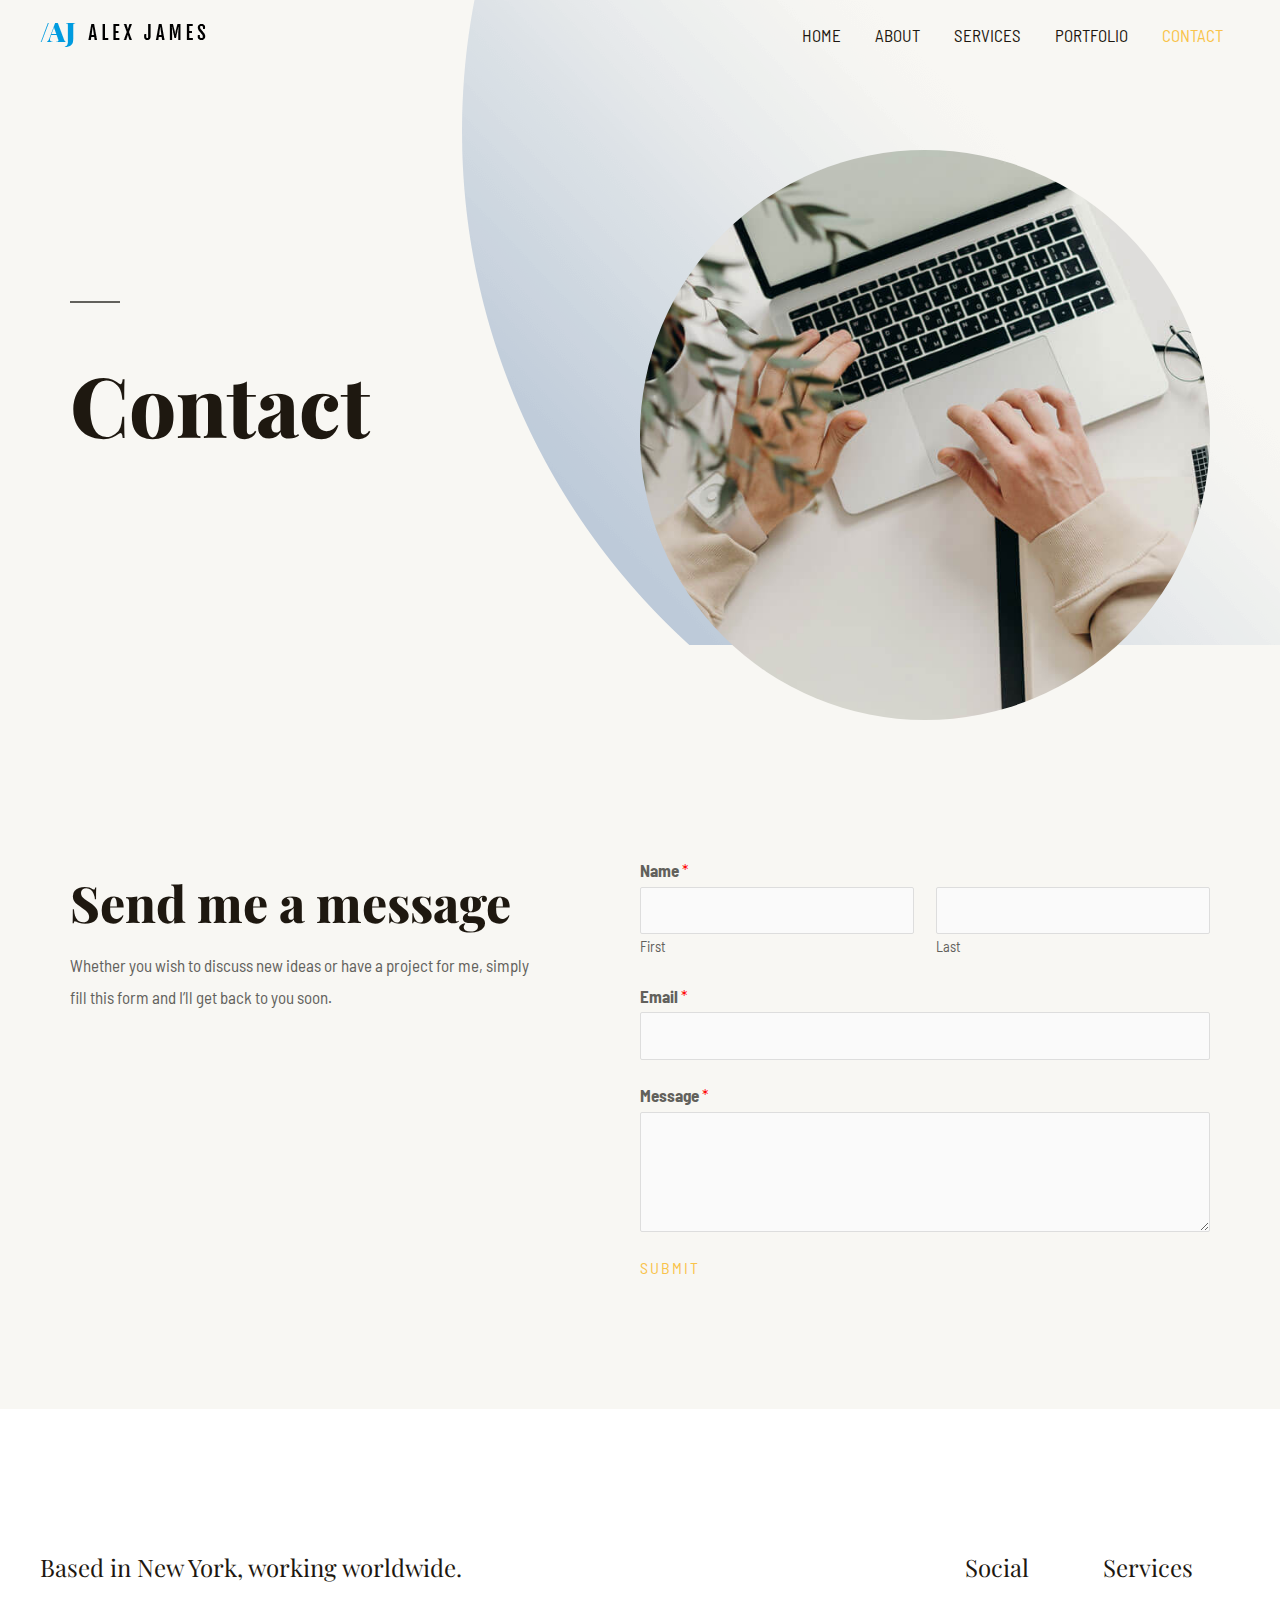
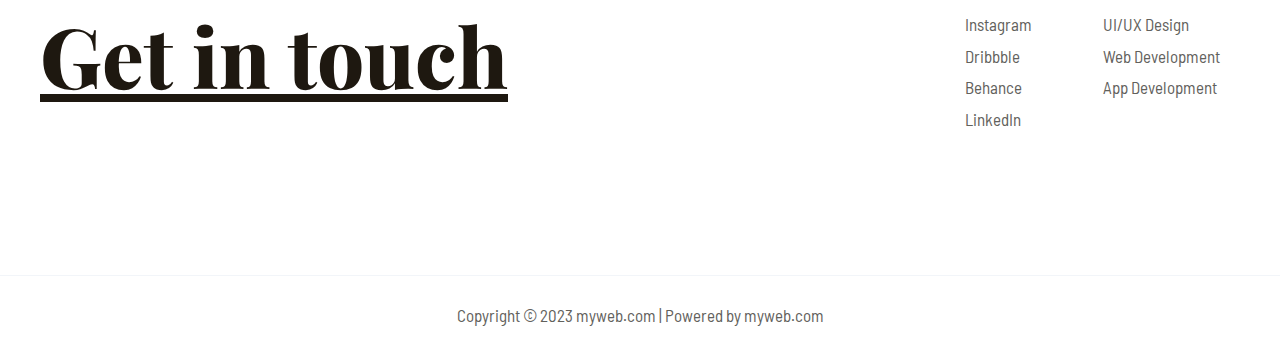
<file: contact/index.html>
<!DOCTYPE html>
<html lang="en-US">
<head>
<meta charset="UTF-8">
<meta name="viewport" content="width=device-width, initial-scale=1">
<link rel="profile" href="https://gmpg.org/xfn/11">

<title>Contact &#8211; myweb.com</title>
<meta name="robots" content="max-image-preview:large">
<link rel="dns-prefetch" href="//fonts.googleapis.com">
<link rel="alternate" type="application/rss+xml" title="myweb.com &raquo; Feed" href="https://dekadii01.github.io/wordpress/feed/">
<link rel="alternate" type="application/rss+xml" title="myweb.com &raquo; Comments Feed" href="https://dekadii01.github.io/wordpress/comments/feed/">
<script>
window._wpemojiSettings = {"baseUrl":"https:\/\/s.w.org\/images\/core\/emoji\/14.0.0\/72x72\/","ext":".png","svgUrl":"https:\/\/s.w.org\/images\/core\/emoji\/14.0.0\/svg\/","svgExt":".svg","source":{"concatemoji":"https:\/\/dekadii01.github.io\/wordpress\/wp-includes\/js\/wp-emoji-release.min.js?ver=6.1.1"}};
/*! This file is auto-generated */
!function(e,a,t){var n,r,o,i=a.createElement("canvas"),p=i.getContext&&i.getContext("2d");function s(e,t){var a=String.fromCharCode,e=(p.clearRect(0,0,i.width,i.height),p.fillText(a.apply(this,e),0,0),i.toDataURL());return p.clearRect(0,0,i.width,i.height),p.fillText(a.apply(this,t),0,0),e===i.toDataURL()}function c(e){var t=a.createElement("script");t.src=e,t.defer=t.type="text/javascript",a.getElementsByTagName("head")[0].appendChild(t)}for(o=Array("flag","emoji"),t.supports={everything:!0,everythingExceptFlag:!0},r=0;r<o.length;r++)t.supports[o[r]]=function(e){if(p&&p.fillText)switch(p.textBaseline="top",p.font="600 32px Arial",e){case"flag":return s([127987,65039,8205,9895,65039],[127987,65039,8203,9895,65039])?!1:!s([55356,56826,55356,56819],[55356,56826,8203,55356,56819])&&!s([55356,57332,56128,56423,56128,56418,56128,56421,56128,56430,56128,56423,56128,56447],[55356,57332,8203,56128,56423,8203,56128,56418,8203,56128,56421,8203,56128,56430,8203,56128,56423,8203,56128,56447]);case"emoji":return!s([129777,127995,8205,129778,127999],[129777,127995,8203,129778,127999])}return!1}(o[r]),t.supports.everything=t.supports.everything&&t.supports[o[r]],"flag"!==o[r]&&(t.supports.everythingExceptFlag=t.supports.everythingExceptFlag&&t.supports[o[r]]);t.supports.everythingExceptFlag=t.supports.everythingExceptFlag&&!t.supports.flag,t.DOMReady=!1,t.readyCallback=function(){t.DOMReady=!0},t.supports.everything||(n=function(){t.readyCallback()},a.addEventListener?(a.addEventListener("DOMContentLoaded",n,!1),e.addEventListener("load",n,!1)):(e.attachEvent("onload",n),a.attachEvent("onreadystatechange",function(){"complete"===a.readyState&&t.readyCallback()})),(e=t.source||{}).concatemoji?c(e.concatemoji):e.wpemoji&&e.twemoji&&(c(e.twemoji),c(e.wpemoji)))}(window,document,window._wpemojiSettings);
</script>
<style>img.wp-smiley,
img.emoji {
	display: inline !important;
	border: none !important;
	box-shadow: none !important;
	height: 1em !important;
	width: 1em !important;
	margin: 0 0.07em !important;
	vertical-align: -0.1em !important;
	background: none !important;
	padding: 0 !important;
}</style>
	<link rel="stylesheet" id="astra-theme-css-css" href="https://dekadii01.github.io/wordpress/wp-content/themes/astra/assets/css/minified/main.min.css?ver=4.0.2" media="all">
<style id="astra-theme-css-inline-css">.ast-no-sidebar .entry-content .alignfull {margin-left: calc( -50vw + 50%);margin-right: calc( -50vw + 50%);max-width: 100vw;width: 100vw;}.ast-no-sidebar .entry-content .alignwide {margin-left: calc(-41vw + 50%);margin-right: calc(-41vw + 50%);max-width: unset;width: unset;}.ast-no-sidebar .entry-content .alignfull .alignfull,.ast-no-sidebar .entry-content .alignfull .alignwide,.ast-no-sidebar .entry-content .alignwide .alignfull,.ast-no-sidebar .entry-content .alignwide .alignwide,.ast-no-sidebar .entry-content .wp-block-column .alignfull,.ast-no-sidebar .entry-content .wp-block-column .alignwide{width: 100%;margin-left: auto;margin-right: auto;}.wp-block-gallery,.blocks-gallery-grid {margin: 0;}.wp-block-separator {max-width: 100px;}.wp-block-separator.is-style-wide,.wp-block-separator.is-style-dots {max-width: none;}.entry-content .has-2-columns .wp-block-column:first-child {padding-right: 10px;}.entry-content .has-2-columns .wp-block-column:last-child {padding-left: 10px;}@media (max-width: 782px) {.entry-content .wp-block-columns .wp-block-column {flex-basis: 100%;}.entry-content .has-2-columns .wp-block-column:first-child {padding-right: 0;}.entry-content .has-2-columns .wp-block-column:last-child {padding-left: 0;}}body .entry-content .wp-block-latest-posts {margin-left: 0;}body .entry-content .wp-block-latest-posts li {list-style: none;}.ast-no-sidebar .ast-container .entry-content .wp-block-latest-posts {margin-left: 0;}.ast-header-break-point .entry-content .alignwide {margin-left: auto;margin-right: auto;}.entry-content .blocks-gallery-item img {margin-bottom: auto;}.wp-block-pullquote {border-top: 4px solid #555d66;border-bottom: 4px solid #555d66;color: #40464d;}:root{--ast-container-default-xlg-padding:6.67em;--ast-container-default-lg-padding:5.67em;--ast-container-default-slg-padding:4.34em;--ast-container-default-md-padding:3.34em;--ast-container-default-sm-padding:6.67em;--ast-container-default-xs-padding:2.4em;--ast-container-default-xxs-padding:1.4em;--ast-code-block-background:#EEEEEE;--ast-comment-inputs-background:#FAFAFA;}html{font-size:106.25%;}a,.page-title{color:var(--ast-global-color-2);}a:hover,a:focus{color:var(--ast-global-color-1);}body,button,input,select,textarea,.ast-button,.ast-custom-button{font-family:'Barlow Semi Condensed',sans-serif;font-weight:400;font-size:17px;font-size:1rem;}blockquote{color:var(--ast-global-color-3);}h1,.entry-content h1,h2,.entry-content h2,h3,.entry-content h3,h4,.entry-content h4,h5,.entry-content h5,h6,.entry-content h6,.site-title,.site-title a{font-family:'Barlow Semi Condensed',sans-serif;font-weight:500;}.site-title{font-size:35px;font-size:2.0588235294118rem;display:none;}.site-header .site-description{font-size:15px;font-size:0.88235294117647rem;display:none;}.entry-title{font-size:30px;font-size:1.7647058823529rem;}h1,.entry-content h1{font-size:83px;font-size:4.8823529411765rem;font-weight:800;font-family:'Playfair Display',serif;line-height:1.1em;}h2,.entry-content h2{font-size:50px;font-size:2.9411764705882rem;font-weight:800;font-family:'Playfair Display',serif;line-height:1.1em;}h3,.entry-content h3{font-size:35px;font-size:2.0588235294118rem;font-weight:800;font-family:'Playfair Display',serif;line-height:1.2em;}h4,.entry-content h4{font-size:22px;font-size:1.2941176470588rem;font-family:'Barlow Semi Condensed',sans-serif;}h5,.entry-content h5{font-size:20px;font-size:1.1764705882353rem;font-family:'Barlow Semi Condensed',sans-serif;}h6,.entry-content h6{font-size:17px;font-size:1rem;font-family:'Barlow Semi Condensed',sans-serif;}::selection{background-color:var(--ast-global-color-0);color:#000000;}body,h1,.entry-title a,.entry-content h1,h2,.entry-content h2,h3,.entry-content h3,h4,.entry-content h4,h5,.entry-content h5,h6,.entry-content h6{color:var(--ast-global-color-3);}.tagcloud a:hover,.tagcloud a:focus,.tagcloud a.current-item{color:#ffffff;border-color:var(--ast-global-color-2);background-color:var(--ast-global-color-2);}input:focus,input[type="text"]:focus,input[type="email"]:focus,input[type="url"]:focus,input[type="password"]:focus,input[type="reset"]:focus,input[type="search"]:focus,textarea:focus{border-color:var(--ast-global-color-2);}input[type="radio"]:checked,input[type=reset],input[type="checkbox"]:checked,input[type="checkbox"]:hover:checked,input[type="checkbox"]:focus:checked,input[type=range]::-webkit-slider-thumb{border-color:var(--ast-global-color-2);background-color:var(--ast-global-color-2);box-shadow:none;}.site-footer a:hover + .post-count,.site-footer a:focus + .post-count{background:var(--ast-global-color-2);border-color:var(--ast-global-color-2);}.single .nav-links .nav-previous,.single .nav-links .nav-next{color:var(--ast-global-color-2);}.entry-meta,.entry-meta *{line-height:1.45;color:var(--ast-global-color-2);}.entry-meta a:hover,.entry-meta a:hover *,.entry-meta a:focus,.entry-meta a:focus *,.page-links > .page-link,.page-links .page-link:hover,.post-navigation a:hover{color:var(--ast-global-color-1);}#cat option,.secondary .calendar_wrap thead a,.secondary .calendar_wrap thead a:visited{color:var(--ast-global-color-2);}.secondary .calendar_wrap #today,.ast-progress-val span{background:var(--ast-global-color-2);}.secondary a:hover + .post-count,.secondary a:focus + .post-count{background:var(--ast-global-color-2);border-color:var(--ast-global-color-2);}.calendar_wrap #today > a{color:#ffffff;}.page-links .page-link,.single .post-navigation a{color:var(--ast-global-color-2);}.widget-title{font-size:24px;font-size:1.4117647058824rem;color:var(--ast-global-color-3);}.site-logo-img img{ transition:all 0.2s linear;}.ast-page-builder-template .hentry {margin: 0;}.ast-page-builder-template .site-content > .ast-container {max-width: 100%;padding: 0;}.ast-page-builder-template .site-content #primary {padding: 0;margin: 0;}.ast-page-builder-template .no-results {text-align: center;margin: 4em auto;}.ast-page-builder-template .ast-pagination {padding: 2em;}.ast-page-builder-template .entry-header.ast-no-title.ast-no-thumbnail {margin-top: 0;}.ast-page-builder-template .entry-header.ast-header-without-markup {margin-top: 0;margin-bottom: 0;}.ast-page-builder-template .entry-header.ast-no-title.ast-no-meta {margin-bottom: 0;}.ast-page-builder-template.single .post-navigation {padding-bottom: 2em;}.ast-page-builder-template.single-post .site-content > .ast-container {max-width: 100%;}.ast-page-builder-template .entry-header {margin-top: 4em;margin-left: auto;margin-right: auto;padding-left: 20px;padding-right: 20px;}.single.ast-page-builder-template .entry-header {padding-left: 20px;padding-right: 20px;}.ast-page-builder-template .ast-archive-description {margin: 4em auto 0;padding-left: 20px;padding-right: 20px;}.ast-page-builder-template.ast-no-sidebar .entry-content .alignwide {margin-left: 0;margin-right: 0;}@media (max-width:921px){#ast-desktop-header{display:none;}}@media (min-width:921px){#ast-mobile-header{display:none;}}.wp-block-buttons.aligncenter{justify-content:center;}@media (max-width:921px){.ast-theme-transparent-header #primary,.ast-theme-transparent-header #secondary{padding:0;}}@media (max-width:921px){.ast-plain-container.ast-no-sidebar #primary{padding:0;}}.ast-plain-container.ast-no-sidebar #primary{margin-top:0;margin-bottom:0;}@media (min-width:1200px){.wp-block-group .has-background{padding:20px;}}@media (min-width:1200px){.ast-no-sidebar.ast-separate-container .entry-content .wp-block-group.alignwide,.ast-no-sidebar.ast-separate-container .entry-content .wp-block-cover.alignwide{margin-left:-20px;margin-right:-20px;padding-left:20px;padding-right:20px;}.ast-no-sidebar.ast-separate-container .entry-content .wp-block-cover.alignfull,.ast-no-sidebar.ast-separate-container .entry-content .wp-block-group.alignfull{margin-left:-6.67em;margin-right:-6.67em;padding-left:6.67em;padding-right:6.67em;}}@media (min-width:1200px){.wp-block-cover-image.alignwide .wp-block-cover__inner-container,.wp-block-cover.alignwide .wp-block-cover__inner-container,.wp-block-cover-image.alignfull .wp-block-cover__inner-container,.wp-block-cover.alignfull .wp-block-cover__inner-container{width:100%;}}.wp-block-columns{margin-bottom:unset;}.wp-block-image.size-full{margin:2rem 0;}.wp-block-separator.has-background{padding:0;}.wp-block-gallery{margin-bottom:1.6em;}.wp-block-group{padding-top:4em;padding-bottom:4em;}.wp-block-group__inner-container .wp-block-columns:last-child,.wp-block-group__inner-container :last-child,.wp-block-table table{margin-bottom:0;}.blocks-gallery-grid{width:100%;}.wp-block-navigation-link__content{padding:5px 0;}.wp-block-group .wp-block-group .has-text-align-center,.wp-block-group .wp-block-column .has-text-align-center{max-width:100%;}.has-text-align-center{margin:0 auto;}@media (min-width:1200px){.wp-block-cover__inner-container,.alignwide .wp-block-group__inner-container,.alignfull .wp-block-group__inner-container{max-width:1200px;margin:0 auto;}.wp-block-group.alignnone,.wp-block-group.aligncenter,.wp-block-group.alignleft,.wp-block-group.alignright,.wp-block-group.alignwide,.wp-block-columns.alignwide{margin:2rem 0 1rem 0;}}@media (max-width:1200px){.wp-block-group{padding:3em;}.wp-block-group .wp-block-group{padding:1.5em;}.wp-block-columns,.wp-block-column{margin:1rem 0;}}@media (min-width:921px){.wp-block-columns .wp-block-group{padding:2em;}}@media (max-width:544px){.wp-block-cover-image .wp-block-cover__inner-container,.wp-block-cover .wp-block-cover__inner-container{width:unset;}.wp-block-cover,.wp-block-cover-image{padding:2em 0;}.wp-block-group,.wp-block-cover{padding:2em;}.wp-block-media-text__media img,.wp-block-media-text__media video{width:unset;max-width:100%;}.wp-block-media-text.has-background .wp-block-media-text__content{padding:1em;}}.wp-block-image.aligncenter{margin-left:auto;margin-right:auto;}.wp-block-table.aligncenter{margin-left:auto;margin-right:auto;}@media (min-width:544px){.entry-content .wp-block-media-text.has-media-on-the-right .wp-block-media-text__content{padding:0 8% 0 0;}.entry-content .wp-block-media-text .wp-block-media-text__content{padding:0 0 0 8%;}.ast-plain-container .site-content .entry-content .has-custom-content-position.is-position-bottom-left > *,.ast-plain-container .site-content .entry-content .has-custom-content-position.is-position-bottom-right > *,.ast-plain-container .site-content .entry-content .has-custom-content-position.is-position-top-left > *,.ast-plain-container .site-content .entry-content .has-custom-content-position.is-position-top-right > *,.ast-plain-container .site-content .entry-content .has-custom-content-position.is-position-center-right > *,.ast-plain-container .site-content .entry-content .has-custom-content-position.is-position-center-left > *{margin:0;}}@media (max-width:544px){.entry-content .wp-block-media-text .wp-block-media-text__content{padding:8% 0;}.wp-block-media-text .wp-block-media-text__media img{width:auto;max-width:100%;}}.wp-block-button.is-style-outline .wp-block-button__link{border-color:rgba(0,0,0,0);border-top-width:2px;border-right-width:2px;border-bottom-width:2px;border-left-width:2px;}.wp-block-button.is-style-outline > .wp-block-button__link:not(.has-text-color),.wp-block-button.wp-block-button__link.is-style-outline:not(.has-text-color){color:rgba(0,0,0,0);}.wp-block-button.is-style-outline .wp-block-button__link:hover,.wp-block-button.is-style-outline .wp-block-button__link:focus{color:var(--ast-global-color-2) !important;background-color:rgba(0,0,0,0);border-color:rgba(0,0,0,0);}.post-page-numbers.current .page-link,.ast-pagination .page-numbers.current{color:#000000;border-color:var(--ast-global-color-0);background-color:var(--ast-global-color-0);border-radius:2px;}@media (max-width:921px){.wp-block-button.is-style-outline .wp-block-button__link{padding-top:calc(15px - 2px);padding-right:calc(30px - 2px);padding-bottom:calc(15px - 2px);padding-left:calc(30px - 2px);}}@media (max-width:544px){.wp-block-button.is-style-outline .wp-block-button__link{padding-top:calc(15px - 2px);padding-right:calc(30px - 2px);padding-bottom:calc(15px - 2px);padding-left:calc(30px - 2px);}}@media (min-width:544px){.entry-content > .alignleft{margin-right:20px;}.entry-content > .alignright{margin-left:20px;}.wp-block-group.has-background{padding:20px;}}@media (max-width:921px){.ast-separate-container #primary,.ast-separate-container #secondary{padding:1.5em 0;}#primary,#secondary{padding:1.5em 0;margin:0;}.ast-left-sidebar #content > .ast-container{display:flex;flex-direction:column-reverse;width:100%;}.ast-separate-container .ast-article-post,.ast-separate-container .ast-article-single{padding:1.5em 2.14em;}.ast-author-box img.avatar{margin:20px 0 0 0;}}@media (min-width:922px){.ast-separate-container.ast-right-sidebar #primary,.ast-separate-container.ast-left-sidebar #primary{border:0;}.search-no-results.ast-separate-container #primary{margin-bottom:4em;}}.elementor-button-wrapper .elementor-button{border-style:solid;text-decoration:none;border-top-width:0;border-right-width:0;border-left-width:0;border-bottom-width:0;}body .elementor-button.elementor-size-sm,body .elementor-button.elementor-size-xs,body .elementor-button.elementor-size-md,body .elementor-button.elementor-size-lg,body .elementor-button.elementor-size-xl,body .elementor-button{border-radius:2px;padding-top:0px;padding-right:0px;padding-bottom:0px;padding-left:0px;}.elementor-button-wrapper .elementor-button{border-color:rgba(0,0,0,0);background-color:rgba(0,0,0,0);}.elementor-button-wrapper .elementor-button:hover,.elementor-button-wrapper .elementor-button:focus{color:var(--ast-global-color-2);background-color:rgba(0,0,0,0);border-color:rgba(0,0,0,0);}.wp-block-button .wp-block-button__link ,.elementor-button-wrapper .elementor-button,.elementor-button-wrapper .elementor-button:visited{color:var(--ast-global-color-0);}.elementor-button-wrapper .elementor-button{font-size:16px;font-size:0.94117647058824rem;line-height:1em;text-transform:uppercase;letter-spacing:2px;}body .elementor-button.elementor-size-sm,body .elementor-button.elementor-size-xs,body .elementor-button.elementor-size-md,body .elementor-button.elementor-size-lg,body .elementor-button.elementor-size-xl,body .elementor-button{font-size:16px;font-size:0.94117647058824rem;}.wp-block-button .wp-block-button__link:hover,.wp-block-button .wp-block-button__link:focus{color:var(--ast-global-color-2);background-color:rgba(0,0,0,0);border-color:rgba(0,0,0,0);}.elementor-widget-heading h1.elementor-heading-title{line-height:1.1em;}.elementor-widget-heading h2.elementor-heading-title{line-height:1.1em;}.elementor-widget-heading h3.elementor-heading-title{line-height:1.2em;}.wp-block-button .wp-block-button__link{border:none;background-color:rgba(0,0,0,0);color:var(--ast-global-color-0);font-family:inherit;font-weight:inherit;line-height:1em;text-transform:uppercase;letter-spacing:2px;font-size:16px;font-size:0.94117647058824rem;border-radius:2px;padding:15px 30px;}.wp-block-button.is-style-outline .wp-block-button__link{border-style:solid;border-top-width:2px;border-right-width:2px;border-left-width:2px;border-bottom-width:2px;border-color:rgba(0,0,0,0);padding-top:calc(15px - 2px);padding-right:calc(30px - 2px);padding-bottom:calc(15px - 2px);padding-left:calc(30px - 2px);}@media (max-width:921px){.wp-block-button .wp-block-button__link{border:none;padding:15px 30px;}.wp-block-button.is-style-outline .wp-block-button__link{padding-top:calc(15px - 2px);padding-right:calc(30px - 2px);padding-bottom:calc(15px - 2px);padding-left:calc(30px - 2px);}}@media (max-width:544px){.wp-block-button .wp-block-button__link{border:none;padding:15px 30px;}.wp-block-button.is-style-outline .wp-block-button__link{padding-top:calc(15px - 2px);padding-right:calc(30px - 2px);padding-bottom:calc(15px - 2px);padding-left:calc(30px - 2px);}}.menu-toggle,button,.ast-button,.ast-custom-button,.button,input#submit,input[type="button"],input[type="submit"],input[type="reset"]{border-style:solid;border-top-width:0;border-right-width:0;border-left-width:0;border-bottom-width:0;color:var(--ast-global-color-0);border-color:rgba(0,0,0,0);background-color:rgba(0,0,0,0);border-radius:2px;padding-top:0px;padding-right:0px;padding-bottom:0px;padding-left:0px;font-family:inherit;font-weight:inherit;font-size:16px;font-size:0.94117647058824rem;line-height:1em;text-transform:uppercase;letter-spacing:2px;}button:focus,.menu-toggle:hover,button:hover,.ast-button:hover,.ast-custom-button:hover .button:hover,.ast-custom-button:hover ,input[type=reset]:hover,input[type=reset]:focus,input#submit:hover,input#submit:focus,input[type="button"]:hover,input[type="button"]:focus,input[type="submit"]:hover,input[type="submit"]:focus{color:var(--ast-global-color-2);background-color:rgba(0,0,0,0);border-color:rgba(0,0,0,0);}@media (min-width:544px){.ast-container{max-width:100%;}}@media (max-width:544px){.ast-separate-container .ast-article-post,.ast-separate-container .ast-article-single,.ast-separate-container .comments-title,.ast-separate-container .ast-archive-description{padding:1.5em 1em;}.ast-separate-container #content .ast-container{padding-left:0.54em;padding-right:0.54em;}.ast-separate-container .ast-comment-list li.depth-1{padding:1.5em 1em;margin-bottom:1.5em;}.ast-separate-container .ast-comment-list .bypostauthor{padding:.5em;}.ast-search-menu-icon.ast-dropdown-active .search-field{width:170px;}}@media (max-width:921px){.ast-mobile-header-stack .main-header-bar .ast-search-menu-icon{display:inline-block;}.ast-header-break-point.ast-header-custom-item-outside .ast-mobile-header-stack .main-header-bar .ast-search-icon{margin:0;}.ast-comment-avatar-wrap img{max-width:2.5em;}.ast-separate-container .ast-comment-list li.depth-1{padding:1.5em 2.14em;}.ast-separate-container .comment-respond{padding:2em 2.14em;}.ast-comment-meta{padding:0 1.8888em 1.3333em;}}body,.ast-separate-container{background-color:var(--ast-global-color-4);;background-image:none;;}.ast-no-sidebar.ast-separate-container .entry-content .alignfull {margin-left: -6.67em;margin-right: -6.67em;width: auto;}@media (max-width: 1200px) {.ast-no-sidebar.ast-separate-container .entry-content .alignfull {margin-left: -2.4em;margin-right: -2.4em;}}@media (max-width: 768px) {.ast-no-sidebar.ast-separate-container .entry-content .alignfull {margin-left: -2.14em;margin-right: -2.14em;}}@media (max-width: 544px) {.ast-no-sidebar.ast-separate-container .entry-content .alignfull {margin-left: -1em;margin-right: -1em;}}.ast-no-sidebar.ast-separate-container .entry-content .alignwide {margin-left: -20px;margin-right: -20px;}.ast-no-sidebar.ast-separate-container .entry-content .wp-block-column .alignfull,.ast-no-sidebar.ast-separate-container .entry-content .wp-block-column .alignwide {margin-left: auto;margin-right: auto;width: 100%;}@media (max-width:921px){.site-title{display:none;}.site-header .site-description{display:none;}.entry-title{font-size:30px;}h1,.entry-content h1{font-size:60px;}h2,.entry-content h2{font-size:43px;}h3,.entry-content h3{font-size:30px;}}@media (max-width:544px){.site-title{display:none;}.site-header .site-description{display:none;}.entry-title{font-size:30px;}h1,.entry-content h1{font-size:45px;}h2,.entry-content h2{font-size:35px;}h3,.entry-content h3{font-size:20px;}}@media (max-width:921px){html{font-size:96.9%;}}@media (max-width:544px){html{font-size:96.9%;}}@media (min-width:922px){.ast-container{max-width:1240px;}}@media (min-width:922px){.site-content .ast-container{display:flex;}}@media (max-width:921px){.site-content .ast-container{flex-direction:column;}}@media (min-width:922px){.main-header-menu .sub-menu .menu-item.ast-left-align-sub-menu:hover > .sub-menu,.main-header-menu .sub-menu .menu-item.ast-left-align-sub-menu.focus > .sub-menu{margin-left:-0px;}}.ast-theme-transparent-header [data-section="section-header-mobile-trigger"] .ast-button-wrap .mobile-menu-toggle-icon .ast-mobile-svg{fill:var(--ast-global-color-2);}.ast-theme-transparent-header [data-section="section-header-mobile-trigger"] .ast-button-wrap .mobile-menu-wrap .mobile-menu{color:var(--ast-global-color-2);}.ast-theme-transparent-header [data-section="section-header-mobile-trigger"] .ast-button-wrap .ast-mobile-menu-trigger-minimal{background:transparent;}blockquote {padding: 1.2em;}:root .has-ast-global-color-0-color{color:var(--ast-global-color-0);}:root .has-ast-global-color-0-background-color{background-color:var(--ast-global-color-0);}:root .wp-block-button .has-ast-global-color-0-color{color:var(--ast-global-color-0);}:root .wp-block-button .has-ast-global-color-0-background-color{background-color:var(--ast-global-color-0);}:root .has-ast-global-color-1-color{color:var(--ast-global-color-1);}:root .has-ast-global-color-1-background-color{background-color:var(--ast-global-color-1);}:root .wp-block-button .has-ast-global-color-1-color{color:var(--ast-global-color-1);}:root .wp-block-button .has-ast-global-color-1-background-color{background-color:var(--ast-global-color-1);}:root .has-ast-global-color-2-color{color:var(--ast-global-color-2);}:root .has-ast-global-color-2-background-color{background-color:var(--ast-global-color-2);}:root .wp-block-button .has-ast-global-color-2-color{color:var(--ast-global-color-2);}:root .wp-block-button .has-ast-global-color-2-background-color{background-color:var(--ast-global-color-2);}:root .has-ast-global-color-3-color{color:var(--ast-global-color-3);}:root .has-ast-global-color-3-background-color{background-color:var(--ast-global-color-3);}:root .wp-block-button .has-ast-global-color-3-color{color:var(--ast-global-color-3);}:root .wp-block-button .has-ast-global-color-3-background-color{background-color:var(--ast-global-color-3);}:root .has-ast-global-color-4-color{color:var(--ast-global-color-4);}:root .has-ast-global-color-4-background-color{background-color:var(--ast-global-color-4);}:root .wp-block-button .has-ast-global-color-4-color{color:var(--ast-global-color-4);}:root .wp-block-button .has-ast-global-color-4-background-color{background-color:var(--ast-global-color-4);}:root .has-ast-global-color-5-color{color:var(--ast-global-color-5);}:root .has-ast-global-color-5-background-color{background-color:var(--ast-global-color-5);}:root .wp-block-button .has-ast-global-color-5-color{color:var(--ast-global-color-5);}:root .wp-block-button .has-ast-global-color-5-background-color{background-color:var(--ast-global-color-5);}:root .has-ast-global-color-6-color{color:var(--ast-global-color-6);}:root .has-ast-global-color-6-background-color{background-color:var(--ast-global-color-6);}:root .wp-block-button .has-ast-global-color-6-color{color:var(--ast-global-color-6);}:root .wp-block-button .has-ast-global-color-6-background-color{background-color:var(--ast-global-color-6);}:root .has-ast-global-color-7-color{color:var(--ast-global-color-7);}:root .has-ast-global-color-7-background-color{background-color:var(--ast-global-color-7);}:root .wp-block-button .has-ast-global-color-7-color{color:var(--ast-global-color-7);}:root .wp-block-button .has-ast-global-color-7-background-color{background-color:var(--ast-global-color-7);}:root .has-ast-global-color-8-color{color:var(--ast-global-color-8);}:root .has-ast-global-color-8-background-color{background-color:var(--ast-global-color-8);}:root .wp-block-button .has-ast-global-color-8-color{color:var(--ast-global-color-8);}:root .wp-block-button .has-ast-global-color-8-background-color{background-color:var(--ast-global-color-8);}:root{--ast-global-color-0:#F9C349;--ast-global-color-1:#FFB100;--ast-global-color-2:#1E1810;--ast-global-color-3:#62615C;--ast-global-color-4:#F8F7F3;--ast-global-color-5:#FFFFFF;--ast-global-color-6:#000000;--ast-global-color-7:#4B4F58;--ast-global-color-8:#F6F7F8;}:root {--ast-border-color : #dddddd;}.ast-single-entry-banner {-js-display: flex;display: flex;flex-direction: column;justify-content: center;text-align: center;position: relative;background: #eeeeee;}.ast-single-entry-banner[data-banner-layout="layout-1"] {max-width: 1200px;background: inherit;padding: 20px 0;}.ast-single-entry-banner[data-banner-width-type="custom"] {margin: 0 auto;width: 100%;}.ast-single-entry-banner + .site-content .entry-header {margin-bottom: 0;}header.entry-header .entry-title{font-size:30px;font-size:1.7647058823529rem;}header.entry-header > *:not(:last-child){margin-bottom:10px;}.ast-archive-entry-banner {-js-display: flex;display: flex;flex-direction: column;justify-content: center;text-align: center;position: relative;background: #eeeeee;}.ast-archive-entry-banner[data-banner-width-type="custom"] {margin: 0 auto;width: 100%;}.ast-archive-entry-banner[data-banner-layout="layout-1"] {background: inherit;padding: 20px 0;text-align: left;}body.archive .ast-archive-description{max-width:1200px;width:100%;text-align:left;padding-top:3em;padding-right:3em;padding-bottom:3em;padding-left:3em;}body.archive .ast-archive-description .ast-archive-title,body.archive .ast-archive-description .ast-archive-title *{font-size:40px;font-size:2.3529411764706rem;}body.archive .ast-archive-description > *:not(:last-child){margin-bottom:10px;}@media (max-width:921px){body.archive .ast-archive-description{text-align:left;}}@media (max-width:544px){body.archive .ast-archive-description{text-align:left;}}.ast-theme-transparent-header #masthead .site-logo-img .transparent-custom-logo .astra-logo-svg{width:150px;}.ast-theme-transparent-header #masthead .site-logo-img .transparent-custom-logo img{ max-width:150px;}@media (max-width:921px){.ast-theme-transparent-header #masthead .site-logo-img .transparent-custom-logo .astra-logo-svg{width:120px;}.ast-theme-transparent-header #masthead .site-logo-img .transparent-custom-logo img{ max-width:120px;}}@media (max-width:543px){.ast-theme-transparent-header #masthead .site-logo-img .transparent-custom-logo .astra-logo-svg{width:100px;}.ast-theme-transparent-header #masthead .site-logo-img .transparent-custom-logo img{ max-width:100px;}}@media (min-width:921px){.ast-theme-transparent-header #masthead{position:absolute;left:0;right:0;}.ast-theme-transparent-header .main-header-bar,.ast-theme-transparent-header.ast-header-break-point .main-header-bar{background:none;}body.elementor-editor-active.ast-theme-transparent-header #masthead,.fl-builder-edit .ast-theme-transparent-header #masthead,body.vc_editor.ast-theme-transparent-header #masthead,body.brz-ed.ast-theme-transparent-header #masthead{z-index:0;}.ast-header-break-point.ast-replace-site-logo-transparent.ast-theme-transparent-header .custom-mobile-logo-link{display:none;}.ast-header-break-point.ast-replace-site-logo-transparent.ast-theme-transparent-header .transparent-custom-logo{display:inline-block;}.ast-theme-transparent-header .ast-above-header,.ast-theme-transparent-header .ast-above-header.ast-above-header-bar{background-image:none;background-color:transparent;}.ast-theme-transparent-header .ast-below-header{background-image:none;background-color:transparent;}}.ast-theme-transparent-header .ast-builder-menu .main-header-menu,.ast-theme-transparent-header .ast-builder-menu .main-header-menu .menu-link,.ast-theme-transparent-header [CLASS*="ast-builder-menu-"] .main-header-menu .menu-item > .menu-link,.ast-theme-transparent-header .ast-masthead-custom-menu-items,.ast-theme-transparent-header .ast-masthead-custom-menu-items a,.ast-theme-transparent-header .ast-builder-menu .main-header-menu .menu-item > .ast-menu-toggle,.ast-theme-transparent-header .ast-builder-menu .main-header-menu .menu-item > .ast-menu-toggle,.ast-theme-transparent-header .ast-above-header-navigation a,.ast-header-break-point.ast-theme-transparent-header .ast-above-header-navigation a,.ast-header-break-point.ast-theme-transparent-header .ast-above-header-navigation > ul.ast-above-header-menu > .menu-item-has-children:not(.current-menu-item) > .ast-menu-toggle,.ast-theme-transparent-header .ast-below-header-menu,.ast-theme-transparent-header .ast-below-header-menu a,.ast-header-break-point.ast-theme-transparent-header .ast-below-header-menu a,.ast-header-break-point.ast-theme-transparent-header .ast-below-header-menu,.ast-theme-transparent-header .main-header-menu .menu-link{color:var(--ast-global-color-2);}.ast-theme-transparent-header .ast-builder-menu .main-header-menu .menu-item:hover > .menu-link,.ast-theme-transparent-header .ast-builder-menu .main-header-menu .menu-item:hover > .ast-menu-toggle,.ast-theme-transparent-header .ast-builder-menu .main-header-menu .ast-masthead-custom-menu-items a:hover,.ast-theme-transparent-header .ast-builder-menu .main-header-menu .focus > .menu-link,.ast-theme-transparent-header .ast-builder-menu .main-header-menu .focus > .ast-menu-toggle,.ast-theme-transparent-header .ast-builder-menu .main-header-menu .current-menu-item > .menu-link,.ast-theme-transparent-header .ast-builder-menu .main-header-menu .current-menu-ancestor > .menu-link,.ast-theme-transparent-header .ast-builder-menu .main-header-menu .current-menu-item > .ast-menu-toggle,.ast-theme-transparent-header .ast-builder-menu .main-header-menu .current-menu-ancestor > .ast-menu-toggle,.ast-theme-transparent-header [CLASS*="ast-builder-menu-"] .main-header-menu .current-menu-item > .menu-link,.ast-theme-transparent-header [CLASS*="ast-builder-menu-"] .main-header-menu .current-menu-ancestor > .menu-link,.ast-theme-transparent-header [CLASS*="ast-builder-menu-"] .main-header-menu .current-menu-item > .ast-menu-toggle,.ast-theme-transparent-header [CLASS*="ast-builder-menu-"] .main-header-menu .current-menu-ancestor > .ast-menu-toggle,.ast-theme-transparent-header .main-header-menu .menu-item:hover > .menu-link,.ast-theme-transparent-header .main-header-menu .current-menu-item > .menu-link,.ast-theme-transparent-header .main-header-menu .current-menu-ancestor > .menu-link{color:var(--ast-global-color-0);}@media (max-width:921px){.ast-theme-transparent-header #masthead{position:absolute;left:0;right:0;}.ast-theme-transparent-header .main-header-bar,.ast-theme-transparent-header.ast-header-break-point .main-header-bar{background:none;}body.elementor-editor-active.ast-theme-transparent-header #masthead,.fl-builder-edit .ast-theme-transparent-header #masthead,body.vc_editor.ast-theme-transparent-header #masthead,body.brz-ed.ast-theme-transparent-header #masthead{z-index:0;}.ast-header-break-point.ast-replace-site-logo-transparent.ast-theme-transparent-header .custom-mobile-logo-link{display:none;}.ast-header-break-point.ast-replace-site-logo-transparent.ast-theme-transparent-header .transparent-custom-logo{display:inline-block;}.ast-theme-transparent-header .ast-above-header,.ast-theme-transparent-header .ast-above-header.ast-above-header-bar{background-image:none;background-color:transparent;}.ast-theme-transparent-header .ast-below-header{background-image:none;background-color:transparent;}}.ast-theme-transparent-header #ast-desktop-header > [CLASS*="-header-wrap"]:nth-last-child(2) > [CLASS*="-header-bar"],.ast-theme-transparent-header.ast-header-break-point #ast-mobile-header > [CLASS*="-header-wrap"]:nth-last-child(2) > [CLASS*="-header-bar"]{border-bottom-style:none;}.ast-breadcrumbs .trail-browse,.ast-breadcrumbs .trail-items,.ast-breadcrumbs .trail-items li{display:inline-block;margin:0;padding:0;border:none;background:inherit;text-indent:0;}.ast-breadcrumbs .trail-browse{font-size:inherit;font-style:inherit;font-weight:inherit;color:inherit;}.ast-breadcrumbs .trail-items{list-style:none;}.trail-items li::after{padding:0 0.3em;content:"\00bb";}.trail-items li:last-of-type::after{display:none;}h1,.entry-content h1,h2,.entry-content h2,h3,.entry-content h3,h4,.entry-content h4,h5,.entry-content h5,h6,.entry-content h6{color:var(--ast-global-color-2);}@media (max-width:921px){.ast-builder-grid-row-container.ast-builder-grid-row-tablet-3-firstrow .ast-builder-grid-row > *:first-child,.ast-builder-grid-row-container.ast-builder-grid-row-tablet-3-lastrow .ast-builder-grid-row > *:last-child{grid-column:1 / -1;}}@media (max-width:544px){.ast-builder-grid-row-container.ast-builder-grid-row-mobile-3-firstrow .ast-builder-grid-row > *:first-child,.ast-builder-grid-row-container.ast-builder-grid-row-mobile-3-lastrow .ast-builder-grid-row > *:last-child{grid-column:1 / -1;}}.ast-builder-layout-element[data-section="title_tagline"]{display:flex;}@media (max-width:921px){.ast-header-break-point .ast-builder-layout-element[data-section="title_tagline"]{display:flex;}}@media (max-width:544px){.ast-header-break-point .ast-builder-layout-element[data-section="title_tagline"]{display:flex;}}.ast-builder-menu-1{font-family:inherit;font-weight:inherit;text-transform:uppercase;}.ast-builder-menu-1 .sub-menu,.ast-builder-menu-1 .inline-on-mobile .sub-menu{border-top-width:2px;border-bottom-width:0px;border-right-width:0px;border-left-width:0px;border-color:var(--ast-global-color-0);border-style:solid;border-radius:0px;}.ast-builder-menu-1 .main-header-menu > .menu-item > .sub-menu,.ast-builder-menu-1 .main-header-menu > .menu-item > .astra-full-megamenu-wrapper{margin-top:0px;}.ast-desktop .ast-builder-menu-1 .main-header-menu > .menu-item > .sub-menu:before,.ast-desktop .ast-builder-menu-1 .main-header-menu > .menu-item > .astra-full-megamenu-wrapper:before{height:calc( 0px + 5px );}.ast-desktop .ast-builder-menu-1 .menu-item .sub-menu .menu-link{border-style:none;}@media (max-width:921px){.ast-header-break-point .ast-builder-menu-1 .menu-item.menu-item-has-children > .ast-menu-toggle{top:0;}.ast-builder-menu-1 .menu-item-has-children > .menu-link:after{content:unset;}.ast-builder-menu-1 .main-header-menu > .menu-item > .sub-menu,.ast-builder-menu-1 .main-header-menu > .menu-item > .astra-full-megamenu-wrapper{margin-top:0;}}@media (max-width:544px){.ast-header-break-point .ast-builder-menu-1 .menu-item.menu-item-has-children > .ast-menu-toggle{top:0;}.ast-builder-menu-1 .main-header-menu > .menu-item > .sub-menu,.ast-builder-menu-1 .main-header-menu > .menu-item > .astra-full-megamenu-wrapper{margin-top:0;}}.ast-builder-menu-1{display:flex;}@media (max-width:921px){.ast-header-break-point .ast-builder-menu-1{display:flex;}}@media (max-width:544px){.ast-header-break-point .ast-builder-menu-1{display:flex;}}.ast-desktop .ast-menu-hover-style-underline > .menu-item > .menu-link:before,.ast-desktop .ast-menu-hover-style-overline > .menu-item > .menu-link:before {content: "";position: absolute;width: 100%;right: 50%;height: 1px;background-color: transparent;transform: scale(0,0) translate(-50%,0);transition: transform .3s ease-in-out,color .0s ease-in-out;}.ast-desktop .ast-menu-hover-style-underline > .menu-item:hover > .menu-link:before,.ast-desktop .ast-menu-hover-style-overline > .menu-item:hover > .menu-link:before {width: calc(100% - 1.2em);background-color: currentColor;transform: scale(1,1) translate(50%,0);}.ast-desktop .ast-menu-hover-style-underline > .menu-item > .menu-link:before {bottom: 0;}.ast-desktop .ast-menu-hover-style-overline > .menu-item > .menu-link:before {top: 0;}.ast-desktop .ast-menu-hover-style-zoom > .menu-item > .menu-link:hover {transition: all .3s ease;transform: scale(1.2);}.site-below-footer-wrap{padding-top:20px;padding-bottom:20px;}.site-below-footer-wrap[data-section="section-below-footer-builder"]{background-color:rgba(255,255,255,0);;background-image:none;;min-height:80px;border-style:solid;border-width:0px;border-top-width:1px;border-top-color:rgba(8,63,135,0.05);}.site-below-footer-wrap[data-section="section-below-footer-builder"] .ast-builder-grid-row{max-width:1200px;margin-left:auto;margin-right:auto;}.site-below-footer-wrap[data-section="section-below-footer-builder"] .ast-builder-grid-row,.site-below-footer-wrap[data-section="section-below-footer-builder"] .site-footer-section{align-items:flex-start;}.site-below-footer-wrap[data-section="section-below-footer-builder"].ast-footer-row-inline .site-footer-section{display:flex;margin-bottom:0;}.ast-builder-grid-row-full .ast-builder-grid-row{grid-template-columns:1fr;}@media (max-width:921px){.site-below-footer-wrap[data-section="section-below-footer-builder"].ast-footer-row-tablet-inline .site-footer-section{display:flex;margin-bottom:0;}.site-below-footer-wrap[data-section="section-below-footer-builder"].ast-footer-row-tablet-stack .site-footer-section{display:block;margin-bottom:10px;}.ast-builder-grid-row-container.ast-builder-grid-row-tablet-full .ast-builder-grid-row{grid-template-columns:1fr;}}@media (max-width:544px){.site-below-footer-wrap[data-section="section-below-footer-builder"].ast-footer-row-mobile-inline .site-footer-section{display:flex;margin-bottom:0;}.site-below-footer-wrap[data-section="section-below-footer-builder"].ast-footer-row-mobile-stack .site-footer-section{display:block;margin-bottom:10px;}.ast-builder-grid-row-container.ast-builder-grid-row-mobile-full .ast-builder-grid-row{grid-template-columns:1fr;}}.site-below-footer-wrap[data-section="section-below-footer-builder"]{display:grid;}@media (max-width:921px){.ast-header-break-point .site-below-footer-wrap[data-section="section-below-footer-builder"]{display:grid;}}@media (max-width:544px){.ast-header-break-point .site-below-footer-wrap[data-section="section-below-footer-builder"]{display:grid;}}.ast-footer-copyright{text-align:center;}.ast-footer-copyright {color:var(--ast-global-color-3);}@media (max-width:921px){.ast-footer-copyright{text-align:center;}}@media (max-width:544px){.ast-footer-copyright{text-align:center;}}.ast-footer-copyright.ast-builder-layout-element{display:flex;}@media (max-width:921px){.ast-header-break-point .ast-footer-copyright.ast-builder-layout-element{display:flex;}}@media (max-width:544px){.ast-header-break-point .ast-footer-copyright.ast-builder-layout-element{display:flex;}}.site-footer{background-color:var(--ast-global-color-5);;background-image:none;;}@media (max-width:921px){.ast-hfb-header .site-footer{padding-left:25px;padding-right:25px;}}.site-primary-footer-wrap{padding-top:45px;padding-bottom:45px;}.site-primary-footer-wrap[data-section="section-primary-footer-builder"]{background-color:rgba(255,255,255,0);;background-image:none;;}.site-primary-footer-wrap[data-section="section-primary-footer-builder"] .ast-builder-grid-row{max-width:1200px;margin-left:auto;margin-right:auto;}.site-primary-footer-wrap[data-section="section-primary-footer-builder"] .ast-builder-grid-row,.site-primary-footer-wrap[data-section="section-primary-footer-builder"] .site-footer-section{align-items:flex-start;}.site-primary-footer-wrap[data-section="section-primary-footer-builder"].ast-footer-row-inline .site-footer-section{display:flex;margin-bottom:0;}.ast-builder-grid-row-3-lheavy .ast-builder-grid-row{grid-template-columns:2fr 1fr 1fr;}@media (max-width:921px){.site-primary-footer-wrap[data-section="section-primary-footer-builder"].ast-footer-row-tablet-inline .site-footer-section{display:flex;margin-bottom:0;}.site-primary-footer-wrap[data-section="section-primary-footer-builder"].ast-footer-row-tablet-stack .site-footer-section{display:block;margin-bottom:10px;}.ast-builder-grid-row-container.ast-builder-grid-row-tablet-3-equal .ast-builder-grid-row{grid-template-columns:repeat( 3,1fr );}}@media (max-width:544px){.site-primary-footer-wrap[data-section="section-primary-footer-builder"].ast-footer-row-mobile-inline .site-footer-section{display:flex;margin-bottom:0;}.site-primary-footer-wrap[data-section="section-primary-footer-builder"].ast-footer-row-mobile-stack .site-footer-section{display:block;margin-bottom:10px;}.ast-builder-grid-row-container.ast-builder-grid-row-mobile-full .ast-builder-grid-row{grid-template-columns:1fr;}}.site-primary-footer-wrap[data-section="section-primary-footer-builder"]{padding-top:140px;padding-bottom:130px;padding-left:30px;padding-right:30px;}@media (max-width:921px){.site-primary-footer-wrap[data-section="section-primary-footer-builder"]{padding-top:50px;padding-bottom:100px;padding-left:0px;padding-right:0px;}}@media (max-width:544px){.site-primary-footer-wrap[data-section="section-primary-footer-builder"]{padding-top:75px;padding-bottom:50px;padding-left:0px;padding-right:0px;}}.site-primary-footer-wrap[data-section="section-primary-footer-builder"]{display:grid;}@media (max-width:921px){.ast-header-break-point .site-primary-footer-wrap[data-section="section-primary-footer-builder"]{display:grid;}}@media (max-width:544px){.ast-header-break-point .site-primary-footer-wrap[data-section="section-primary-footer-builder"]{display:grid;}}.footer-widget-area[data-section="sidebar-widgets-footer-widget-1"].footer-widget-area-inner{text-align:left;}@media (max-width:921px){.footer-widget-area[data-section="sidebar-widgets-footer-widget-1"].footer-widget-area-inner{text-align:left;}}@media (max-width:544px){.footer-widget-area[data-section="sidebar-widgets-footer-widget-1"].footer-widget-area-inner{text-align:center;}}.footer-widget-area[data-section="sidebar-widgets-footer-widget-1"].footer-widget-area-inner a{color:var(--ast-global-color-3);}.footer-widget-area[data-section="sidebar-widgets-footer-widget-1"].footer-widget-area-inner a:hover{color:var(--ast-global-color-1);}.footer-widget-area[data-section="sidebar-widgets-footer-widget-1"] .widget-title{color:var(--ast-global-color-2);}.footer-widget-area[data-section="sidebar-widgets-footer-widget-1"]{display:block;}@media (max-width:921px){.ast-header-break-point .footer-widget-area[data-section="sidebar-widgets-footer-widget-1"]{display:block;}}@media (max-width:544px){.ast-header-break-point .footer-widget-area[data-section="sidebar-widgets-footer-widget-1"]{display:block;}}.footer-widget-area[data-section="sidebar-widgets-footer-widget-2"].footer-widget-area-inner a{color:var(--ast-global-color-2);}.footer-widget-area[data-section="sidebar-widgets-footer-widget-2"].footer-widget-area-inner a:hover{color:var(--ast-global-color-1);}.footer-widget-area[data-section="sidebar-widgets-footer-widget-2"] .widget-title{color:var(--ast-global-color-2);}.footer-widget-area[data-section="sidebar-widgets-footer-widget-2"]{display:block;}@media (max-width:921px){.ast-header-break-point .footer-widget-area[data-section="sidebar-widgets-footer-widget-2"]{display:block;}}@media (max-width:544px){.ast-header-break-point .footer-widget-area[data-section="sidebar-widgets-footer-widget-2"]{display:block;}}.footer-widget-area[data-section="sidebar-widgets-footer-widget-3"].footer-widget-area-inner a{color:var(--ast-global-color-3);}.footer-widget-area[data-section="sidebar-widgets-footer-widget-3"].footer-widget-area-inner a:hover{color:var(--ast-global-color-1);}.footer-widget-area[data-section="sidebar-widgets-footer-widget-3"] .widget-title{color:var(--ast-global-color-2);}.footer-widget-area[data-section="sidebar-widgets-footer-widget-3"]{display:block;}@media (max-width:921px){.ast-header-break-point .footer-widget-area[data-section="sidebar-widgets-footer-widget-3"]{display:block;}}@media (max-width:544px){.ast-header-break-point .footer-widget-area[data-section="sidebar-widgets-footer-widget-3"]{display:block;}}.footer-widget-area[data-section="sidebar-widgets-footer-widget-2"].footer-widget-area-inner{text-align:left;}@media (max-width:921px){.footer-widget-area[data-section="sidebar-widgets-footer-widget-2"].footer-widget-area-inner{text-align:left;}}@media (max-width:544px){.footer-widget-area[data-section="sidebar-widgets-footer-widget-2"].footer-widget-area-inner{text-align:center;}}.footer-widget-area[data-section="sidebar-widgets-footer-widget-1"].footer-widget-area-inner a{color:var(--ast-global-color-3);}.footer-widget-area[data-section="sidebar-widgets-footer-widget-1"].footer-widget-area-inner a:hover{color:var(--ast-global-color-1);}.footer-widget-area[data-section="sidebar-widgets-footer-widget-1"] .widget-title{color:var(--ast-global-color-2);}.footer-widget-area[data-section="sidebar-widgets-footer-widget-1"]{display:block;}@media (max-width:921px){.ast-header-break-point .footer-widget-area[data-section="sidebar-widgets-footer-widget-1"]{display:block;}}@media (max-width:544px){.ast-header-break-point .footer-widget-area[data-section="sidebar-widgets-footer-widget-1"]{display:block;}}.footer-widget-area[data-section="sidebar-widgets-footer-widget-2"].footer-widget-area-inner a{color:var(--ast-global-color-2);}.footer-widget-area[data-section="sidebar-widgets-footer-widget-2"].footer-widget-area-inner a:hover{color:var(--ast-global-color-1);}.footer-widget-area[data-section="sidebar-widgets-footer-widget-2"] .widget-title{color:var(--ast-global-color-2);}.footer-widget-area[data-section="sidebar-widgets-footer-widget-2"]{display:block;}@media (max-width:921px){.ast-header-break-point .footer-widget-area[data-section="sidebar-widgets-footer-widget-2"]{display:block;}}@media (max-width:544px){.ast-header-break-point .footer-widget-area[data-section="sidebar-widgets-footer-widget-2"]{display:block;}}.footer-widget-area[data-section="sidebar-widgets-footer-widget-3"].footer-widget-area-inner a{color:var(--ast-global-color-3);}.footer-widget-area[data-section="sidebar-widgets-footer-widget-3"].footer-widget-area-inner a:hover{color:var(--ast-global-color-1);}.footer-widget-area[data-section="sidebar-widgets-footer-widget-3"] .widget-title{color:var(--ast-global-color-2);}.footer-widget-area[data-section="sidebar-widgets-footer-widget-3"]{display:block;}@media (max-width:921px){.ast-header-break-point .footer-widget-area[data-section="sidebar-widgets-footer-widget-3"]{display:block;}}@media (max-width:544px){.ast-header-break-point .footer-widget-area[data-section="sidebar-widgets-footer-widget-3"]{display:block;}}.footer-widget-area[data-section="sidebar-widgets-footer-widget-3"].footer-widget-area-inner{text-align:left;}@media (max-width:921px){.footer-widget-area[data-section="sidebar-widgets-footer-widget-3"].footer-widget-area-inner{text-align:left;}}@media (max-width:544px){.footer-widget-area[data-section="sidebar-widgets-footer-widget-3"].footer-widget-area-inner{text-align:center;}}.footer-widget-area[data-section="sidebar-widgets-footer-widget-1"].footer-widget-area-inner a{color:var(--ast-global-color-3);}.footer-widget-area[data-section="sidebar-widgets-footer-widget-1"].footer-widget-area-inner a:hover{color:var(--ast-global-color-1);}.footer-widget-area[data-section="sidebar-widgets-footer-widget-1"] .widget-title{color:var(--ast-global-color-2);}.footer-widget-area[data-section="sidebar-widgets-footer-widget-1"]{display:block;}@media (max-width:921px){.ast-header-break-point .footer-widget-area[data-section="sidebar-widgets-footer-widget-1"]{display:block;}}@media (max-width:544px){.ast-header-break-point .footer-widget-area[data-section="sidebar-widgets-footer-widget-1"]{display:block;}}.footer-widget-area[data-section="sidebar-widgets-footer-widget-2"].footer-widget-area-inner a{color:var(--ast-global-color-2);}.footer-widget-area[data-section="sidebar-widgets-footer-widget-2"].footer-widget-area-inner a:hover{color:var(--ast-global-color-1);}.footer-widget-area[data-section="sidebar-widgets-footer-widget-2"] .widget-title{color:var(--ast-global-color-2);}.footer-widget-area[data-section="sidebar-widgets-footer-widget-2"]{display:block;}@media (max-width:921px){.ast-header-break-point .footer-widget-area[data-section="sidebar-widgets-footer-widget-2"]{display:block;}}@media (max-width:544px){.ast-header-break-point .footer-widget-area[data-section="sidebar-widgets-footer-widget-2"]{display:block;}}.footer-widget-area[data-section="sidebar-widgets-footer-widget-3"].footer-widget-area-inner a{color:var(--ast-global-color-3);}.footer-widget-area[data-section="sidebar-widgets-footer-widget-3"].footer-widget-area-inner a:hover{color:var(--ast-global-color-1);}.footer-widget-area[data-section="sidebar-widgets-footer-widget-3"] .widget-title{color:var(--ast-global-color-2);}.footer-widget-area[data-section="sidebar-widgets-footer-widget-3"]{display:block;}@media (max-width:921px){.ast-header-break-point .footer-widget-area[data-section="sidebar-widgets-footer-widget-3"]{display:block;}}@media (max-width:544px){.ast-header-break-point .footer-widget-area[data-section="sidebar-widgets-footer-widget-3"]{display:block;}}.elementor-widget-heading .elementor-heading-title{margin:0;}.elementor-page .ast-menu-toggle{color:unset !important;background:unset !important;}.elementor-post.elementor-grid-item.hentry{margin-bottom:0;}.woocommerce div.product .elementor-element.elementor-products-grid .related.products ul.products li.product,.elementor-element .elementor-wc-products .woocommerce[class*='columns-'] ul.products li.product{width:auto;margin:0;float:none;}.ast-left-sidebar .elementor-section.elementor-section-stretched,.ast-right-sidebar .elementor-section.elementor-section-stretched{max-width:100%;left:0 !important;}.elementor-template-full-width .ast-container{display:block;}@media (max-width:544px){.elementor-element .elementor-wc-products .woocommerce[class*="columns-"] ul.products li.product{width:auto;margin:0;}.elementor-element .woocommerce .woocommerce-result-count{float:none;}}.ast-header-break-point .main-header-bar{border-bottom-width:1px;}@media (min-width:922px){.main-header-bar{border-bottom-width:1px;}}.main-header-menu .menu-item, #astra-footer-menu .menu-item, .main-header-bar .ast-masthead-custom-menu-items{-js-display:flex;display:flex;-webkit-box-pack:center;-webkit-justify-content:center;-moz-box-pack:center;-ms-flex-pack:center;justify-content:center;-webkit-box-orient:vertical;-webkit-box-direction:normal;-webkit-flex-direction:column;-moz-box-orient:vertical;-moz-box-direction:normal;-ms-flex-direction:column;flex-direction:column;}.main-header-menu > .menu-item > .menu-link, #astra-footer-menu > .menu-item > .menu-link{height:100%;-webkit-box-align:center;-webkit-align-items:center;-moz-box-align:center;-ms-flex-align:center;align-items:center;-js-display:flex;display:flex;}.ast-header-break-point .main-navigation ul .menu-item .menu-link .icon-arrow:first-of-type svg{top:.2em;margin-top:0px;margin-left:0px;width:.65em;transform:translate(0, -2px) rotateZ(270deg);}.ast-mobile-popup-content .ast-submenu-expanded > .ast-menu-toggle{transform:rotateX(180deg);overflow-y:auto;}.ast-separate-container .blog-layout-1, .ast-separate-container .blog-layout-2, .ast-separate-container .blog-layout-3{background-color:transparent;background-image:none;}.ast-separate-container .ast-article-post{background-color:var(--ast-global-color-5);;background-image:none;;}@media (max-width:921px){.ast-separate-container .ast-article-post{background-color:var(--ast-global-color-5);;background-image:none;;}}@media (max-width:544px){.ast-separate-container .ast-article-post{background-color:var(--ast-global-color-5);;background-image:none;;}}.ast-separate-container .ast-article-single:not(.ast-related-post), .ast-separate-container .comments-area .comment-respond,.ast-separate-container .comments-area .ast-comment-list li, .ast-separate-container .ast-woocommerce-container, .ast-separate-container .error-404, .ast-separate-container .no-results, .single.ast-separate-container  .ast-author-meta, .ast-separate-container .related-posts-title-wrapper, .ast-separate-container.ast-two-container #secondary .widget,.ast-separate-container .comments-count-wrapper, .ast-box-layout.ast-plain-container .site-content,.ast-padded-layout.ast-plain-container .site-content, .ast-separate-container .comments-area .comments-title, .ast-narrow-container .site-content{background-color:var(--ast-global-color-5);;background-image:none;;}@media (max-width:921px){.ast-separate-container .ast-article-single:not(.ast-related-post), .ast-separate-container .comments-area .comment-respond,.ast-separate-container .comments-area .ast-comment-list li, .ast-separate-container .ast-woocommerce-container, .ast-separate-container .error-404, .ast-separate-container .no-results, .single.ast-separate-container  .ast-author-meta, .ast-separate-container .related-posts-title-wrapper, .ast-separate-container.ast-two-container #secondary .widget,.ast-separate-container .comments-count-wrapper, .ast-box-layout.ast-plain-container .site-content,.ast-padded-layout.ast-plain-container .site-content, .ast-separate-container .comments-area .comments-title, .ast-narrow-container .site-content{background-color:var(--ast-global-color-5);;background-image:none;;}}@media (max-width:544px){.ast-separate-container .ast-article-single:not(.ast-related-post), .ast-separate-container .comments-area .comment-respond,.ast-separate-container .comments-area .ast-comment-list li, .ast-separate-container .ast-woocommerce-container, .ast-separate-container .error-404, .ast-separate-container .no-results, .single.ast-separate-container  .ast-author-meta, .ast-separate-container .related-posts-title-wrapper, .ast-separate-container.ast-two-container #secondary .widget,.ast-separate-container .comments-count-wrapper, .ast-box-layout.ast-plain-container .site-content,.ast-padded-layout.ast-plain-container .site-content, .ast-separate-container .comments-area .comments-title, .ast-narrow-container .site-content{background-color:var(--ast-global-color-5);;background-image:none;;}}.ast-mobile-header-content > *,.ast-desktop-header-content > * {padding: 10px 0;height: auto;}.ast-mobile-header-content > *:first-child,.ast-desktop-header-content > *:first-child {padding-top: 10px;}.ast-mobile-header-content > .ast-builder-menu,.ast-desktop-header-content > .ast-builder-menu {padding-top: 0;}.ast-mobile-header-content > *:last-child,.ast-desktop-header-content > *:last-child {padding-bottom: 0;}.ast-mobile-header-content .ast-search-menu-icon.ast-inline-search label,.ast-desktop-header-content .ast-search-menu-icon.ast-inline-search label {width: 100%;}.ast-desktop-header-content .main-header-bar-navigation .ast-submenu-expanded > .ast-menu-toggle::before {transform: rotateX(180deg);}#ast-desktop-header .ast-desktop-header-content,.ast-mobile-header-content .ast-search-icon,.ast-desktop-header-content .ast-search-icon,.ast-mobile-header-wrap .ast-mobile-header-content,.ast-main-header-nav-open.ast-popup-nav-open .ast-mobile-header-wrap .ast-mobile-header-content,.ast-main-header-nav-open.ast-popup-nav-open .ast-desktop-header-content {display: none;}.ast-main-header-nav-open.ast-header-break-point #ast-desktop-header .ast-desktop-header-content,.ast-main-header-nav-open.ast-header-break-point .ast-mobile-header-wrap .ast-mobile-header-content {display: block;}.ast-desktop .ast-desktop-header-content .astra-menu-animation-slide-up > .menu-item > .sub-menu,.ast-desktop .ast-desktop-header-content .astra-menu-animation-slide-up > .menu-item .menu-item > .sub-menu,.ast-desktop .ast-desktop-header-content .astra-menu-animation-slide-down > .menu-item > .sub-menu,.ast-desktop .ast-desktop-header-content .astra-menu-animation-slide-down > .menu-item .menu-item > .sub-menu,.ast-desktop .ast-desktop-header-content .astra-menu-animation-fade > .menu-item > .sub-menu,.ast-desktop .ast-desktop-header-content .astra-menu-animation-fade > .menu-item .menu-item > .sub-menu {opacity: 1;visibility: visible;}.ast-hfb-header.ast-default-menu-enable.ast-header-break-point .ast-mobile-header-wrap .ast-mobile-header-content .main-header-bar-navigation {width: unset;margin: unset;}.ast-mobile-header-content.content-align-flex-end .main-header-bar-navigation .menu-item-has-children > .ast-menu-toggle,.ast-desktop-header-content.content-align-flex-end .main-header-bar-navigation .menu-item-has-children > .ast-menu-toggle {left: calc( 20px - 0.907em);}.ast-mobile-header-content .ast-search-menu-icon,.ast-mobile-header-content .ast-search-menu-icon.slide-search,.ast-desktop-header-content .ast-search-menu-icon,.ast-desktop-header-content .ast-search-menu-icon.slide-search {width: 100%;position: relative;display: block;right: auto;transform: none;}.ast-mobile-header-content .ast-search-menu-icon.slide-search .search-form,.ast-mobile-header-content .ast-search-menu-icon .search-form,.ast-desktop-header-content .ast-search-menu-icon.slide-search .search-form,.ast-desktop-header-content .ast-search-menu-icon .search-form {right: 0;visibility: visible;opacity: 1;position: relative;top: auto;transform: none;padding: 0;display: block;overflow: hidden;}.ast-mobile-header-content .ast-search-menu-icon.ast-inline-search .search-field,.ast-mobile-header-content .ast-search-menu-icon .search-field,.ast-desktop-header-content .ast-search-menu-icon.ast-inline-search .search-field,.ast-desktop-header-content .ast-search-menu-icon .search-field {width: 100%;padding-right: 5.5em;}.ast-mobile-header-content .ast-search-menu-icon .search-submit,.ast-desktop-header-content .ast-search-menu-icon .search-submit {display: block;position: absolute;height: 100%;top: 0;right: 0;padding: 0 1em;border-radius: 0;}.ast-hfb-header.ast-default-menu-enable.ast-header-break-point .ast-mobile-header-wrap .ast-mobile-header-content .main-header-bar-navigation ul .sub-menu .menu-link {padding-left: 30px;}.ast-hfb-header.ast-default-menu-enable.ast-header-break-point .ast-mobile-header-wrap .ast-mobile-header-content .main-header-bar-navigation .sub-menu .menu-item .menu-item .menu-link {padding-left: 40px;}.ast-mobile-popup-drawer.active .ast-mobile-popup-inner{background-color:#ffffff;;}.ast-mobile-header-wrap .ast-mobile-header-content, .ast-desktop-header-content{background-color:#ffffff;;}.ast-mobile-popup-content > *, .ast-mobile-header-content > *, .ast-desktop-popup-content > *, .ast-desktop-header-content > *{padding-top:0px;padding-bottom:0px;}.content-align-flex-start .ast-builder-layout-element{justify-content:flex-start;}.content-align-flex-start .main-header-menu{text-align:left;}.ast-mobile-popup-drawer.active .menu-toggle-close{color:#3a3a3a;}.ast-mobile-header-wrap .ast-primary-header-bar,.ast-primary-header-bar .site-primary-header-wrap{min-height:70px;}.ast-desktop .ast-primary-header-bar .main-header-menu > .menu-item{line-height:70px;}@media (max-width:921px){#masthead .ast-mobile-header-wrap .ast-primary-header-bar,#masthead .ast-mobile-header-wrap .ast-below-header-bar{padding-left:20px;padding-right:20px;}}.ast-header-break-point .ast-primary-header-bar{border-bottom-width:0px;border-bottom-color:#eaeaea;border-bottom-style:solid;}@media (min-width:922px){.ast-primary-header-bar{border-bottom-width:0px;border-bottom-color:#eaeaea;border-bottom-style:solid;}}.ast-primary-header-bar{background-color:var(--ast-global-color-5);;background-image:none;;}.ast-primary-header-bar{display:block;}@media (max-width:921px){.ast-header-break-point .ast-primary-header-bar{display:grid;}}@media (max-width:544px){.ast-header-break-point .ast-primary-header-bar{display:grid;}}[data-section="section-header-mobile-trigger"] .ast-button-wrap .ast-mobile-menu-trigger-minimal{color:var(--ast-global-color-2);border:none;background:transparent;}[data-section="section-header-mobile-trigger"] .ast-button-wrap .mobile-menu-toggle-icon .ast-mobile-svg{width:20px;height:20px;fill:var(--ast-global-color-2);}[data-section="section-header-mobile-trigger"] .ast-button-wrap .mobile-menu-wrap .mobile-menu{color:var(--ast-global-color-2);}.ast-builder-menu-mobile .main-navigation .menu-item.menu-item-has-children > .ast-menu-toggle{top:0;}.ast-builder-menu-mobile .main-navigation .menu-item-has-children > .menu-link:after{content:unset;}.ast-hfb-header .ast-builder-menu-mobile .main-navigation .main-header-menu, .ast-hfb-header .ast-builder-menu-mobile .main-navigation .main-header-menu, .ast-hfb-header .ast-mobile-header-content .ast-builder-menu-mobile .main-navigation .main-header-menu, .ast-hfb-header .ast-mobile-popup-content .ast-builder-menu-mobile .main-navigation .main-header-menu{border-top-width:1px;border-color:#eaeaea;}.ast-hfb-header .ast-builder-menu-mobile .main-navigation .menu-item .sub-menu .menu-link, .ast-hfb-header .ast-builder-menu-mobile .main-navigation .menu-item .menu-link, .ast-hfb-header .ast-builder-menu-mobile .main-navigation .menu-item .sub-menu .menu-link, .ast-hfb-header .ast-builder-menu-mobile .main-navigation .menu-item .menu-link, .ast-hfb-header .ast-mobile-header-content .ast-builder-menu-mobile .main-navigation .menu-item .sub-menu .menu-link, .ast-hfb-header .ast-mobile-header-content .ast-builder-menu-mobile .main-navigation .menu-item .menu-link, .ast-hfb-header .ast-mobile-popup-content .ast-builder-menu-mobile .main-navigation .menu-item .sub-menu .menu-link, .ast-hfb-header .ast-mobile-popup-content .ast-builder-menu-mobile .main-navigation .menu-item .menu-link{border-bottom-width:1px;border-color:#eaeaea;border-style:solid;}.ast-builder-menu-mobile .main-navigation .menu-item.menu-item-has-children > .ast-menu-toggle{top:0;}@media (max-width:921px){.ast-builder-menu-mobile .main-navigation .main-header-menu .menu-item > .menu-link{color:var(--ast-global-color-2);padding-top:15px;padding-bottom:15px;padding-left:25px;padding-right:25px;}.ast-builder-menu-mobile .main-navigation .menu-item > .ast-menu-toggle{color:var(--ast-global-color-2);}.ast-builder-menu-mobile .main-navigation .menu-item:hover > .menu-link, .ast-builder-menu-mobile .main-navigation .inline-on-mobile .menu-item:hover > .ast-menu-toggle{color:var(--ast-global-color-0);}.ast-builder-menu-mobile .main-navigation .menu-item:hover > .ast-menu-toggle{color:var(--ast-global-color-0);}.ast-builder-menu-mobile .main-navigation .menu-item.current-menu-item > .menu-link, .ast-builder-menu-mobile .main-navigation .inline-on-mobile .menu-item.current-menu-item > .ast-menu-toggle, .ast-builder-menu-mobile .main-navigation .menu-item.current-menu-ancestor > .menu-link, .ast-builder-menu-mobile .main-navigation .menu-item.current-menu-ancestor > .ast-menu-toggle{color:var(--ast-global-color-0);}.ast-builder-menu-mobile .main-navigation .menu-item.current-menu-item > .ast-menu-toggle{color:var(--ast-global-color-0);}.ast-builder-menu-mobile .main-navigation .menu-item.menu-item-has-children > .ast-menu-toggle{top:15px;right:calc( 25px - 0.907em );}.ast-builder-menu-mobile .main-navigation .menu-item-has-children > .menu-link:after{content:unset;}.ast-builder-menu-mobile .main-navigation .main-header-menu, .ast-builder-menu-mobile .main-navigation .main-header-menu .sub-menu{background-color:var(--ast-global-color-4);;background-image:none;;}}@media (max-width:544px){.ast-builder-menu-mobile .main-navigation .menu-item.menu-item-has-children > .ast-menu-toggle{top:15px;}}.ast-builder-menu-mobile .main-navigation{display:block;}@media (max-width:921px){.ast-header-break-point .ast-builder-menu-mobile .main-navigation{display:block;}}@media (max-width:544px){.ast-header-break-point .ast-builder-menu-mobile .main-navigation{display:block;}}:root{--e-global-color-astglobalcolor0:#F9C349;--e-global-color-astglobalcolor1:#FFB100;--e-global-color-astglobalcolor2:#1E1810;--e-global-color-astglobalcolor3:#62615C;--e-global-color-astglobalcolor4:#F8F7F3;--e-global-color-astglobalcolor5:#FFFFFF;--e-global-color-astglobalcolor6:#000000;--e-global-color-astglobalcolor7:#4B4F58;--e-global-color-astglobalcolor8:#F6F7F8;}</style>
<link rel="stylesheet" id="astra-google-fonts-css" href="https://fonts.googleapis.com/css?family=Barlow+Semi+Condensed%3A400%2C%2C500%7CPlayfair+Display%3A800&#038;display=fallback&#038;ver=4.0.2" media="all">
<link rel="stylesheet" id="wp-block-library-css" href="https://dekadii01.github.io/wordpress/wp-includes/css/dist/block-library/style.min.css?ver=6.1.1" media="all">
<style id="global-styles-inline-css">body{--wp--preset--color--black: #000000;--wp--preset--color--cyan-bluish-gray: #abb8c3;--wp--preset--color--white: #ffffff;--wp--preset--color--pale-pink: #f78da7;--wp--preset--color--vivid-red: #cf2e2e;--wp--preset--color--luminous-vivid-orange: #ff6900;--wp--preset--color--luminous-vivid-amber: #fcb900;--wp--preset--color--light-green-cyan: #7bdcb5;--wp--preset--color--vivid-green-cyan: #00d084;--wp--preset--color--pale-cyan-blue: #8ed1fc;--wp--preset--color--vivid-cyan-blue: #0693e3;--wp--preset--color--vivid-purple: #9b51e0;--wp--preset--color--ast-global-color-0: var(--ast-global-color-0);--wp--preset--color--ast-global-color-1: var(--ast-global-color-1);--wp--preset--color--ast-global-color-2: var(--ast-global-color-2);--wp--preset--color--ast-global-color-3: var(--ast-global-color-3);--wp--preset--color--ast-global-color-4: var(--ast-global-color-4);--wp--preset--color--ast-global-color-5: var(--ast-global-color-5);--wp--preset--color--ast-global-color-6: var(--ast-global-color-6);--wp--preset--color--ast-global-color-7: var(--ast-global-color-7);--wp--preset--color--ast-global-color-8: var(--ast-global-color-8);--wp--preset--gradient--vivid-cyan-blue-to-vivid-purple: linear-gradient(135deg,rgba(6,147,227,1) 0%,rgb(155,81,224) 100%);--wp--preset--gradient--light-green-cyan-to-vivid-green-cyan: linear-gradient(135deg,rgb(122,220,180) 0%,rgb(0,208,130) 100%);--wp--preset--gradient--luminous-vivid-amber-to-luminous-vivid-orange: linear-gradient(135deg,rgba(252,185,0,1) 0%,rgba(255,105,0,1) 100%);--wp--preset--gradient--luminous-vivid-orange-to-vivid-red: linear-gradient(135deg,rgba(255,105,0,1) 0%,rgb(207,46,46) 100%);--wp--preset--gradient--very-light-gray-to-cyan-bluish-gray: linear-gradient(135deg,rgb(238,238,238) 0%,rgb(169,184,195) 100%);--wp--preset--gradient--cool-to-warm-spectrum: linear-gradient(135deg,rgb(74,234,220) 0%,rgb(151,120,209) 20%,rgb(207,42,186) 40%,rgb(238,44,130) 60%,rgb(251,105,98) 80%,rgb(254,248,76) 100%);--wp--preset--gradient--blush-light-purple: linear-gradient(135deg,rgb(255,206,236) 0%,rgb(152,150,240) 100%);--wp--preset--gradient--blush-bordeaux: linear-gradient(135deg,rgb(254,205,165) 0%,rgb(254,45,45) 50%,rgb(107,0,62) 100%);--wp--preset--gradient--luminous-dusk: linear-gradient(135deg,rgb(255,203,112) 0%,rgb(199,81,192) 50%,rgb(65,88,208) 100%);--wp--preset--gradient--pale-ocean: linear-gradient(135deg,rgb(255,245,203) 0%,rgb(182,227,212) 50%,rgb(51,167,181) 100%);--wp--preset--gradient--electric-grass: linear-gradient(135deg,rgb(202,248,128) 0%,rgb(113,206,126) 100%);--wp--preset--gradient--midnight: linear-gradient(135deg,rgb(2,3,129) 0%,rgb(40,116,252) 100%);--wp--preset--duotone--dark-grayscale: url('#wp-duotone-dark-grayscale');--wp--preset--duotone--grayscale: url('#wp-duotone-grayscale');--wp--preset--duotone--purple-yellow: url('#wp-duotone-purple-yellow');--wp--preset--duotone--blue-red: url('#wp-duotone-blue-red');--wp--preset--duotone--midnight: url('#wp-duotone-midnight');--wp--preset--duotone--magenta-yellow: url('#wp-duotone-magenta-yellow');--wp--preset--duotone--purple-green: url('#wp-duotone-purple-green');--wp--preset--duotone--blue-orange: url('#wp-duotone-blue-orange');--wp--preset--font-size--small: 13px;--wp--preset--font-size--medium: 20px;--wp--preset--font-size--large: 36px;--wp--preset--font-size--x-large: 42px;--wp--preset--spacing--20: 0.44rem;--wp--preset--spacing--30: 0.67rem;--wp--preset--spacing--40: 1rem;--wp--preset--spacing--50: 1.5rem;--wp--preset--spacing--60: 2.25rem;--wp--preset--spacing--70: 3.38rem;--wp--preset--spacing--80: 5.06rem;}body { margin: 0;--wp--style--global--content-size: var(--wp--custom--ast-content-width-size);--wp--style--global--wide-size: var(--wp--custom--ast-wide-width-size); }.wp-site-blocks > .alignleft { float: left; margin-right: 2em; }.wp-site-blocks > .alignright { float: right; margin-left: 2em; }.wp-site-blocks > .aligncenter { justify-content: center; margin-left: auto; margin-right: auto; }.wp-site-blocks > * { margin-block-start: 0; margin-block-end: 0; }.wp-site-blocks > * + * { margin-block-start: 24px; }body { --wp--style--block-gap: 24px; }body .is-layout-flow > *{margin-block-start: 0;margin-block-end: 0;}body .is-layout-flow > * + *{margin-block-start: 24px;margin-block-end: 0;}body .is-layout-constrained > *{margin-block-start: 0;margin-block-end: 0;}body .is-layout-constrained > * + *{margin-block-start: 24px;margin-block-end: 0;}body .is-layout-flex{gap: 24px;}body .is-layout-flow > .alignleft{float: left;margin-inline-start: 0;margin-inline-end: 2em;}body .is-layout-flow > .alignright{float: right;margin-inline-start: 2em;margin-inline-end: 0;}body .is-layout-flow > .aligncenter{margin-left: auto !important;margin-right: auto !important;}body .is-layout-constrained > .alignleft{float: left;margin-inline-start: 0;margin-inline-end: 2em;}body .is-layout-constrained > .alignright{float: right;margin-inline-start: 2em;margin-inline-end: 0;}body .is-layout-constrained > .aligncenter{margin-left: auto !important;margin-right: auto !important;}body .is-layout-constrained > :where(:not(.alignleft):not(.alignright):not(.alignfull)){max-width: var(--wp--style--global--content-size);margin-left: auto !important;margin-right: auto !important;}body .is-layout-constrained > .alignwide{max-width: var(--wp--style--global--wide-size);}body .is-layout-flex{display: flex;}body .is-layout-flex{flex-wrap: wrap;align-items: center;}body .is-layout-flex > *{margin: 0;}body{padding-top: 0px;padding-right: 0px;padding-bottom: 0px;padding-left: 0px;}a:where(:not(.wp-element-button)){text-decoration: none;}.wp-element-button, .wp-block-button__link{background-color: #32373c;border-width: 0;color: #fff;font-family: inherit;font-size: inherit;line-height: inherit;padding: calc(0.667em + 2px) calc(1.333em + 2px);text-decoration: none;}.has-black-color{color: var(--wp--preset--color--black) !important;}.has-cyan-bluish-gray-color{color: var(--wp--preset--color--cyan-bluish-gray) !important;}.has-white-color{color: var(--wp--preset--color--white) !important;}.has-pale-pink-color{color: var(--wp--preset--color--pale-pink) !important;}.has-vivid-red-color{color: var(--wp--preset--color--vivid-red) !important;}.has-luminous-vivid-orange-color{color: var(--wp--preset--color--luminous-vivid-orange) !important;}.has-luminous-vivid-amber-color{color: var(--wp--preset--color--luminous-vivid-amber) !important;}.has-light-green-cyan-color{color: var(--wp--preset--color--light-green-cyan) !important;}.has-vivid-green-cyan-color{color: var(--wp--preset--color--vivid-green-cyan) !important;}.has-pale-cyan-blue-color{color: var(--wp--preset--color--pale-cyan-blue) !important;}.has-vivid-cyan-blue-color{color: var(--wp--preset--color--vivid-cyan-blue) !important;}.has-vivid-purple-color{color: var(--wp--preset--color--vivid-purple) !important;}.has-ast-global-color-0-color{color: var(--wp--preset--color--ast-global-color-0) !important;}.has-ast-global-color-1-color{color: var(--wp--preset--color--ast-global-color-1) !important;}.has-ast-global-color-2-color{color: var(--wp--preset--color--ast-global-color-2) !important;}.has-ast-global-color-3-color{color: var(--wp--preset--color--ast-global-color-3) !important;}.has-ast-global-color-4-color{color: var(--wp--preset--color--ast-global-color-4) !important;}.has-ast-global-color-5-color{color: var(--wp--preset--color--ast-global-color-5) !important;}.has-ast-global-color-6-color{color: var(--wp--preset--color--ast-global-color-6) !important;}.has-ast-global-color-7-color{color: var(--wp--preset--color--ast-global-color-7) !important;}.has-ast-global-color-8-color{color: var(--wp--preset--color--ast-global-color-8) !important;}.has-black-background-color{background-color: var(--wp--preset--color--black) !important;}.has-cyan-bluish-gray-background-color{background-color: var(--wp--preset--color--cyan-bluish-gray) !important;}.has-white-background-color{background-color: var(--wp--preset--color--white) !important;}.has-pale-pink-background-color{background-color: var(--wp--preset--color--pale-pink) !important;}.has-vivid-red-background-color{background-color: var(--wp--preset--color--vivid-red) !important;}.has-luminous-vivid-orange-background-color{background-color: var(--wp--preset--color--luminous-vivid-orange) !important;}.has-luminous-vivid-amber-background-color{background-color: var(--wp--preset--color--luminous-vivid-amber) !important;}.has-light-green-cyan-background-color{background-color: var(--wp--preset--color--light-green-cyan) !important;}.has-vivid-green-cyan-background-color{background-color: var(--wp--preset--color--vivid-green-cyan) !important;}.has-pale-cyan-blue-background-color{background-color: var(--wp--preset--color--pale-cyan-blue) !important;}.has-vivid-cyan-blue-background-color{background-color: var(--wp--preset--color--vivid-cyan-blue) !important;}.has-vivid-purple-background-color{background-color: var(--wp--preset--color--vivid-purple) !important;}.has-ast-global-color-0-background-color{background-color: var(--wp--preset--color--ast-global-color-0) !important;}.has-ast-global-color-1-background-color{background-color: var(--wp--preset--color--ast-global-color-1) !important;}.has-ast-global-color-2-background-color{background-color: var(--wp--preset--color--ast-global-color-2) !important;}.has-ast-global-color-3-background-color{background-color: var(--wp--preset--color--ast-global-color-3) !important;}.has-ast-global-color-4-background-color{background-color: var(--wp--preset--color--ast-global-color-4) !important;}.has-ast-global-color-5-background-color{background-color: var(--wp--preset--color--ast-global-color-5) !important;}.has-ast-global-color-6-background-color{background-color: var(--wp--preset--color--ast-global-color-6) !important;}.has-ast-global-color-7-background-color{background-color: var(--wp--preset--color--ast-global-color-7) !important;}.has-ast-global-color-8-background-color{background-color: var(--wp--preset--color--ast-global-color-8) !important;}.has-black-border-color{border-color: var(--wp--preset--color--black) !important;}.has-cyan-bluish-gray-border-color{border-color: var(--wp--preset--color--cyan-bluish-gray) !important;}.has-white-border-color{border-color: var(--wp--preset--color--white) !important;}.has-pale-pink-border-color{border-color: var(--wp--preset--color--pale-pink) !important;}.has-vivid-red-border-color{border-color: var(--wp--preset--color--vivid-red) !important;}.has-luminous-vivid-orange-border-color{border-color: var(--wp--preset--color--luminous-vivid-orange) !important;}.has-luminous-vivid-amber-border-color{border-color: var(--wp--preset--color--luminous-vivid-amber) !important;}.has-light-green-cyan-border-color{border-color: var(--wp--preset--color--light-green-cyan) !important;}.has-vivid-green-cyan-border-color{border-color: var(--wp--preset--color--vivid-green-cyan) !important;}.has-pale-cyan-blue-border-color{border-color: var(--wp--preset--color--pale-cyan-blue) !important;}.has-vivid-cyan-blue-border-color{border-color: var(--wp--preset--color--vivid-cyan-blue) !important;}.has-vivid-purple-border-color{border-color: var(--wp--preset--color--vivid-purple) !important;}.has-ast-global-color-0-border-color{border-color: var(--wp--preset--color--ast-global-color-0) !important;}.has-ast-global-color-1-border-color{border-color: var(--wp--preset--color--ast-global-color-1) !important;}.has-ast-global-color-2-border-color{border-color: var(--wp--preset--color--ast-global-color-2) !important;}.has-ast-global-color-3-border-color{border-color: var(--wp--preset--color--ast-global-color-3) !important;}.has-ast-global-color-4-border-color{border-color: var(--wp--preset--color--ast-global-color-4) !important;}.has-ast-global-color-5-border-color{border-color: var(--wp--preset--color--ast-global-color-5) !important;}.has-ast-global-color-6-border-color{border-color: var(--wp--preset--color--ast-global-color-6) !important;}.has-ast-global-color-7-border-color{border-color: var(--wp--preset--color--ast-global-color-7) !important;}.has-ast-global-color-8-border-color{border-color: var(--wp--preset--color--ast-global-color-8) !important;}.has-vivid-cyan-blue-to-vivid-purple-gradient-background{background: var(--wp--preset--gradient--vivid-cyan-blue-to-vivid-purple) !important;}.has-light-green-cyan-to-vivid-green-cyan-gradient-background{background: var(--wp--preset--gradient--light-green-cyan-to-vivid-green-cyan) !important;}.has-luminous-vivid-amber-to-luminous-vivid-orange-gradient-background{background: var(--wp--preset--gradient--luminous-vivid-amber-to-luminous-vivid-orange) !important;}.has-luminous-vivid-orange-to-vivid-red-gradient-background{background: var(--wp--preset--gradient--luminous-vivid-orange-to-vivid-red) !important;}.has-very-light-gray-to-cyan-bluish-gray-gradient-background{background: var(--wp--preset--gradient--very-light-gray-to-cyan-bluish-gray) !important;}.has-cool-to-warm-spectrum-gradient-background{background: var(--wp--preset--gradient--cool-to-warm-spectrum) !important;}.has-blush-light-purple-gradient-background{background: var(--wp--preset--gradient--blush-light-purple) !important;}.has-blush-bordeaux-gradient-background{background: var(--wp--preset--gradient--blush-bordeaux) !important;}.has-luminous-dusk-gradient-background{background: var(--wp--preset--gradient--luminous-dusk) !important;}.has-pale-ocean-gradient-background{background: var(--wp--preset--gradient--pale-ocean) !important;}.has-electric-grass-gradient-background{background: var(--wp--preset--gradient--electric-grass) !important;}.has-midnight-gradient-background{background: var(--wp--preset--gradient--midnight) !important;}.has-small-font-size{font-size: var(--wp--preset--font-size--small) !important;}.has-medium-font-size{font-size: var(--wp--preset--font-size--medium) !important;}.has-large-font-size{font-size: var(--wp--preset--font-size--large) !important;}.has-x-large-font-size{font-size: var(--wp--preset--font-size--x-large) !important;}
.wp-block-navigation a:where(:not(.wp-element-button)){color: inherit;}
.wp-block-pullquote{font-size: 1.5em;line-height: 1.6;}</style>
<link rel="stylesheet" id="elementor-icons-css" href="https://dekadii01.github.io/wordpress/wp-content/plugins/elementor/assets/lib/eicons/css/elementor-icons.min.css?ver=5.18.0" media="all">
<link rel="stylesheet" id="elementor-frontend-css" href="https://dekadii01.github.io/wordpress/wp-content/plugins/elementor/assets/css/frontend-lite.min.css?ver=3.11.3" media="all">
<link rel="stylesheet" id="swiper-css" href="https://dekadii01.github.io/wordpress/wp-content/plugins/elementor/assets/lib/swiper/v8/css/swiper.min.css?ver=8.4.5" media="all">
<link rel="stylesheet" id="elementor-post-268-css" href="https://dekadii01.github.io/wordpress/wp-content/uploads/elementor/css/post-268.css?ver=1678205672" media="all">
<link rel="stylesheet" id="elementor-post-16-css" href="https://dekadii01.github.io/wordpress/wp-content/uploads/elementor/css/post-16.css?ver=1678246748" media="all">
<link rel="stylesheet" id="google-fonts-1-css" href="https://fonts.googleapis.com/css?family=Roboto%3A100%2C100italic%2C200%2C200italic%2C300%2C300italic%2C400%2C400italic%2C500%2C500italic%2C600%2C600italic%2C700%2C700italic%2C800%2C800italic%2C900%2C900italic%7CRoboto+Slab%3A100%2C100italic%2C200%2C200italic%2C300%2C300italic%2C400%2C400italic%2C500%2C500italic%2C600%2C600italic%2C700%2C700italic%2C800%2C800italic%2C900%2C900italic&#038;display=swap&#038;ver=6.1.1" media="all">
<link rel="preconnect" href="https://fonts.gstatic.com/" crossorigin>
<!--[if IE]>
<script src='http://localhost/wordpress/wp-content/themes/astra/assets/js/minified/flexibility.min.js?ver=4.0.2' id='astra-flexibility-js'></script>
<script id='astra-flexibility-js-after'>
flexibility(document.documentElement);
</script>
<![endif]-->
<link rel="https://api.w.org/" href="https://dekadii01.github.io/wordpress/wp-json/">
<link rel="alternate" type="application/json" href="https://dekadii01.github.io/wordpress/wp-json/wp/v2/pages/16">
<link rel="EditURI" type="application/rsd+xml" title="RSD" href="https://dekadii01.github.io/wordpress/xmlrpc.php?rsd">
<link rel="wlwmanifest" type="application/wlwmanifest+xml" href="https://dekadii01.github.io/wordpress/wp-includes/wlwmanifest.xml">
<meta name="generator" content="WordPress 6.1.1">
<link rel="canonical" href="https://dekadii01.github.io/wordpress/contact/">
<link rel="shortlink" href="https://dekadii01.github.io/wordpress/?p=16">
<link rel="alternate" type="application/json+oembed" href="https://dekadii01.github.io/wordpress/wp-json/oembed/1.0/embed?url=https%3A%2F%2Fdekadii01.github.io%2Fwordpress%2Fcontact%2F">
<link rel="alternate" type="text/xml+oembed" href="https://dekadii01.github.io/wordpress/wp-json/oembed/1.0/embed?url=https%3A%2F%2Fdekadii01.github.io%2Fwordpress%2Fcontact%2F#038;format=xml">
<meta name="generator" content="Elementor 3.11.3; features: e_dom_optimization, e_optimized_assets_loading, e_optimized_css_loading, a11y_improvements, additional_custom_breakpoints; settings: css_print_method-external, google_font-enabled, font_display-swap">
<style>.recentcomments a{display:inline !important;padding:0 !important;margin:0 !important;}</style>
</head>

<body itemtype="https://schema.org/WebPage" itemscope="itemscope" class="page-template-default page page-id-16 wp-custom-logo ast-desktop ast-page-builder-template ast-no-sidebar astra-4.0.2 ast-single-post ast-inherit-site-logo-transparent ast-theme-transparent-header ast-hfb-header elementor-default elementor-kit-268 elementor-page elementor-page-16">
<svg xmlns="http://www.w3.org/2000/svg" viewbox="0 0 0 0" width="0" height="0" focusable="false" role="none" style="visibility: hidden; position: absolute; left: -9999px; overflow: hidden;"><defs><filter id="wp-duotone-dark-grayscale"><fecolormatrix color-interpolation-filters="sRGB" type="matrix" values=" .299 .587 .114 0 0 .299 .587 .114 0 0 .299 .587 .114 0 0 .299 .587 .114 0 0 "></fecolormatrix><fecomponenttransfer color-interpolation-filters="sRGB"><fefuncr type="table" tablevalues="0 0.49803921568627"></fefuncr><fefuncg type="table" tablevalues="0 0.49803921568627"></fefuncg><fefuncb type="table" tablevalues="0 0.49803921568627"></fefuncb><fefunca type="table" tablevalues="1 1"></fefunca></fecomponenttransfer><fecomposite in2="SourceGraphic" operator="in"></fecomposite></filter></defs></svg><svg xmlns="http://www.w3.org/2000/svg" viewbox="0 0 0 0" width="0" height="0" focusable="false" role="none" style="visibility: hidden; position: absolute; left: -9999px; overflow: hidden;"><defs><filter id="wp-duotone-grayscale"><fecolormatrix color-interpolation-filters="sRGB" type="matrix" values=" .299 .587 .114 0 0 .299 .587 .114 0 0 .299 .587 .114 0 0 .299 .587 .114 0 0 "></fecolormatrix><fecomponenttransfer color-interpolation-filters="sRGB"><fefuncr type="table" tablevalues="0 1"></fefuncr><fefuncg type="table" tablevalues="0 1"></fefuncg><fefuncb type="table" tablevalues="0 1"></fefuncb><fefunca type="table" tablevalues="1 1"></fefunca></fecomponenttransfer><fecomposite in2="SourceGraphic" operator="in"></fecomposite></filter></defs></svg><svg xmlns="http://www.w3.org/2000/svg" viewbox="0 0 0 0" width="0" height="0" focusable="false" role="none" style="visibility: hidden; position: absolute; left: -9999px; overflow: hidden;"><defs><filter id="wp-duotone-purple-yellow"><fecolormatrix color-interpolation-filters="sRGB" type="matrix" values=" .299 .587 .114 0 0 .299 .587 .114 0 0 .299 .587 .114 0 0 .299 .587 .114 0 0 "></fecolormatrix><fecomponenttransfer color-interpolation-filters="sRGB"><fefuncr type="table" tablevalues="0.54901960784314 0.98823529411765"></fefuncr><fefuncg type="table" tablevalues="0 1"></fefuncg><fefuncb type="table" tablevalues="0.71764705882353 0.25490196078431"></fefuncb><fefunca type="table" tablevalues="1 1"></fefunca></fecomponenttransfer><fecomposite in2="SourceGraphic" operator="in"></fecomposite></filter></defs></svg><svg xmlns="http://www.w3.org/2000/svg" viewbox="0 0 0 0" width="0" height="0" focusable="false" role="none" style="visibility: hidden; position: absolute; left: -9999px; overflow: hidden;"><defs><filter id="wp-duotone-blue-red"><fecolormatrix color-interpolation-filters="sRGB" type="matrix" values=" .299 .587 .114 0 0 .299 .587 .114 0 0 .299 .587 .114 0 0 .299 .587 .114 0 0 "></fecolormatrix><fecomponenttransfer color-interpolation-filters="sRGB"><fefuncr type="table" tablevalues="0 1"></fefuncr><fefuncg type="table" tablevalues="0 0.27843137254902"></fefuncg><fefuncb type="table" tablevalues="0.5921568627451 0.27843137254902"></fefuncb><fefunca type="table" tablevalues="1 1"></fefunca></fecomponenttransfer><fecomposite in2="SourceGraphic" operator="in"></fecomposite></filter></defs></svg><svg xmlns="http://www.w3.org/2000/svg" viewbox="0 0 0 0" width="0" height="0" focusable="false" role="none" style="visibility: hidden; position: absolute; left: -9999px; overflow: hidden;"><defs><filter id="wp-duotone-midnight"><fecolormatrix color-interpolation-filters="sRGB" type="matrix" values=" .299 .587 .114 0 0 .299 .587 .114 0 0 .299 .587 .114 0 0 .299 .587 .114 0 0 "></fecolormatrix><fecomponenttransfer color-interpolation-filters="sRGB"><fefuncr type="table" tablevalues="0 0"></fefuncr><fefuncg type="table" tablevalues="0 0.64705882352941"></fefuncg><fefuncb type="table" tablevalues="0 1"></fefuncb><fefunca type="table" tablevalues="1 1"></fefunca></fecomponenttransfer><fecomposite in2="SourceGraphic" operator="in"></fecomposite></filter></defs></svg><svg xmlns="http://www.w3.org/2000/svg" viewbox="0 0 0 0" width="0" height="0" focusable="false" role="none" style="visibility: hidden; position: absolute; left: -9999px; overflow: hidden;"><defs><filter id="wp-duotone-magenta-yellow"><fecolormatrix color-interpolation-filters="sRGB" type="matrix" values=" .299 .587 .114 0 0 .299 .587 .114 0 0 .299 .587 .114 0 0 .299 .587 .114 0 0 "></fecolormatrix><fecomponenttransfer color-interpolation-filters="sRGB"><fefuncr type="table" tablevalues="0.78039215686275 1"></fefuncr><fefuncg type="table" tablevalues="0 0.94901960784314"></fefuncg><fefuncb type="table" tablevalues="0.35294117647059 0.47058823529412"></fefuncb><fefunca type="table" tablevalues="1 1"></fefunca></fecomponenttransfer><fecomposite in2="SourceGraphic" operator="in"></fecomposite></filter></defs></svg><svg xmlns="http://www.w3.org/2000/svg" viewbox="0 0 0 0" width="0" height="0" focusable="false" role="none" style="visibility: hidden; position: absolute; left: -9999px; overflow: hidden;"><defs><filter id="wp-duotone-purple-green"><fecolormatrix color-interpolation-filters="sRGB" type="matrix" values=" .299 .587 .114 0 0 .299 .587 .114 0 0 .299 .587 .114 0 0 .299 .587 .114 0 0 "></fecolormatrix><fecomponenttransfer color-interpolation-filters="sRGB"><fefuncr type="table" tablevalues="0.65098039215686 0.40392156862745"></fefuncr><fefuncg type="table" tablevalues="0 1"></fefuncg><fefuncb type="table" tablevalues="0.44705882352941 0.4"></fefuncb><fefunca type="table" tablevalues="1 1"></fefunca></fecomponenttransfer><fecomposite in2="SourceGraphic" operator="in"></fecomposite></filter></defs></svg><svg xmlns="http://www.w3.org/2000/svg" viewbox="0 0 0 0" width="0" height="0" focusable="false" role="none" style="visibility: hidden; position: absolute; left: -9999px; overflow: hidden;"><defs><filter id="wp-duotone-blue-orange"><fecolormatrix color-interpolation-filters="sRGB" type="matrix" values=" .299 .587 .114 0 0 .299 .587 .114 0 0 .299 .587 .114 0 0 .299 .587 .114 0 0 "></fecolormatrix><fecomponenttransfer color-interpolation-filters="sRGB"><fefuncr type="table" tablevalues="0.098039215686275 1"></fefuncr><fefuncg type="table" tablevalues="0 0.66274509803922"></fefuncg><fefuncb type="table" tablevalues="0.84705882352941 0.41960784313725"></fefuncb><fefunca type="table" tablevalues="1 1"></fefunca></fecomponenttransfer><fecomposite in2="SourceGraphic" operator="in"></fecomposite></filter></defs></svg>
<a class="skip-link screen-reader-text" href="#content" role="link" title="Skip to content">
		Skip to content</a>

<div class="hfeed site" id="page">
			<header class="site-header header-main-layout-1 ast-primary-menu-enabled ast-hide-custom-menu-mobile ast-builder-menu-toggle-icon ast-mobile-header-inline" id="masthead" itemtype="https://schema.org/WPHeader" itemscope="itemscope" itemid="#masthead">
			<div id="ast-desktop-header" data-toggle-type="dropdown">
		<div class="ast-main-header-wrap main-header-bar-wrap ">
		<div class="ast-primary-header-bar ast-primary-header main-header-bar site-header-focus-item" data-section="section-primary-header-builder">
						<div class="site-primary-header-wrap ast-builder-grid-row-container site-header-focus-item ast-container" data-section="section-primary-header-builder">
				<div class="ast-builder-grid-row ast-builder-grid-row-has-sides ast-builder-grid-row-no-center">
											<div class="site-header-primary-section-left site-header-section ast-flex site-header-section-left">
									<div class="ast-builder-layout-element ast-flex site-header-focus-item" data-section="title_tagline">
											<div class="site-branding ast-site-identity" itemtype="https://schema.org/Organization" itemscope="itemscope">
					<span class="site-logo-img"><a href="https://dekadii01.github.io/wordpress/" class="custom-logo-link" rel="home"><img width="166" height="24" src="https://dekadii01.github.io/wordpress/wp-content/uploads/2021/05/logo-regular-free-img.png" class="custom-logo" alt="myweb.com" decoding="async" srcset="https://dekadii01.github.io/wordpress/wp-content/uploads/2021/05/logo-regular-free-img.png 1x, https://dekadii01.github.io/wordpress/wp-content/uploads/2021/05/logo-retina-free-img.png 2x"></a></span>				</div>
			<!-- .site-branding -->
					</div>
								</div>
																									<div class="site-header-primary-section-right site-header-section ast-flex ast-grid-right-section">
										<div class="ast-builder-menu-1 ast-builder-menu ast-flex ast-builder-menu-1-focus-item ast-builder-layout-element site-header-focus-item" data-section="section-hb-menu-1">
			<div class="ast-main-header-bar-alignment"><div class="main-header-bar-navigation"><nav class="site-navigation ast-flex-grow-1 navigation-accessibility site-header-focus-item" id="primary-site-navigation" aria-label="Site Navigation" itemtype="https://schema.org/SiteNavigationElement" itemscope="itemscope"><div class="main-navigation ast-inline-flex"><ul id="ast-hf-menu-1" class="main-header-menu ast-menu-shadow ast-nav-menu ast-flex  submenu-with-border ast-menu-hover-style-overline  stack-on-mobile">
<li id="menu-item-22" class="menu-item menu-item-type-post_type menu-item-object-page menu-item-home menu-item-22"><a href="https://dekadii01.github.io/wordpress/" class="menu-link">Home</a></li>
<li id="menu-item-21" class="menu-item menu-item-type-post_type menu-item-object-page menu-item-21"><a href="https://dekadii01.github.io/wordpress/about/" class="menu-link">About</a></li>
<li id="menu-item-20" class="menu-item menu-item-type-post_type menu-item-object-page menu-item-20"><a href="https://dekadii01.github.io/wordpress/services/" class="menu-link">Services</a></li>
<li id="menu-item-19" class="menu-item menu-item-type-post_type menu-item-object-page menu-item-19"><a href="https://dekadii01.github.io/wordpress/portfolio/" class="menu-link">Portfolio</a></li>
<li id="menu-item-18" class="menu-item menu-item-type-post_type menu-item-object-page current-menu-item page_item page-item-16 current_page_item menu-item-18"><a href="https://dekadii01.github.io/wordpress/contact/" aria-current="page" class="menu-link">Contact</a></li>
</ul></div></nav></div></div>		</div>
									</div>
												</div>
					</div>
								</div>
			</div>
		<div class="ast-desktop-header-content content-align-flex-start ">
			</div>
</div> <!-- Main Header Bar Wrap -->
<div id="ast-mobile-header" class="ast-mobile-header-wrap " data-type="dropdown">
		<div class="ast-main-header-wrap main-header-bar-wrap">
		<div class="ast-primary-header-bar ast-primary-header main-header-bar site-primary-header-wrap site-header-focus-item ast-builder-grid-row-layout-default ast-builder-grid-row-tablet-layout-default ast-builder-grid-row-mobile-layout-default" data-section="section-primary-header-builder">
									<div class="ast-builder-grid-row ast-builder-grid-row-has-sides ast-builder-grid-row-no-center">
													<div class="site-header-primary-section-left site-header-section ast-flex site-header-section-left">
										<div class="ast-builder-layout-element ast-flex site-header-focus-item" data-section="title_tagline">
											<div class="site-branding ast-site-identity" itemtype="https://schema.org/Organization" itemscope="itemscope">
					<span class="site-logo-img"><a href="https://dekadii01.github.io/wordpress/" class="custom-logo-link" rel="home"><img width="166" height="24" src="https://dekadii01.github.io/wordpress/wp-content/uploads/2021/05/logo-regular-free-img.png" class="custom-logo" alt="myweb.com" decoding="async" srcset="https://dekadii01.github.io/wordpress/wp-content/uploads/2021/05/logo-regular-free-img.png 1x, https://dekadii01.github.io/wordpress/wp-content/uploads/2021/05/logo-retina-free-img.png 2x"></a></span>				</div>
			<!-- .site-branding -->
					</div>
									</div>
																									<div class="site-header-primary-section-right site-header-section ast-flex ast-grid-right-section">
										<div class="ast-builder-layout-element ast-flex site-header-focus-item" data-section="section-header-mobile-trigger">
						<div class="ast-button-wrap">
				<button type="button" class="menu-toggle main-header-menu-toggle ast-mobile-menu-trigger-minimal" aria-expanded="false">
					<span class="screen-reader-text">Main Menu</span>
					<span class="mobile-menu-toggle-icon">
						<span class="ahfb-svg-iconset ast-inline-flex svg-baseline"><svg class="ast-mobile-svg ast-menu-svg" fill="currentColor" version="1.1" xmlns="http://www.w3.org/2000/svg" width="24" height="24" viewbox="0 0 24 24"><path d="M3 13h18c0.552 0 1-0.448 1-1s-0.448-1-1-1h-18c-0.552 0-1 0.448-1 1s0.448 1 1 1zM3 7h18c0.552 0 1-0.448 1-1s-0.448-1-1-1h-18c-0.552 0-1 0.448-1 1s0.448 1 1 1zM3 19h18c0.552 0 1-0.448 1-1s-0.448-1-1-1h-18c-0.552 0-1 0.448-1 1s0.448 1 1 1z"></path></svg></span><span class="ahfb-svg-iconset ast-inline-flex svg-baseline"><svg class="ast-mobile-svg ast-close-svg" fill="currentColor" version="1.1" xmlns="http://www.w3.org/2000/svg" width="24" height="24" viewbox="0 0 24 24"><path d="M5.293 6.707l5.293 5.293-5.293 5.293c-0.391 0.391-0.391 1.024 0 1.414s1.024 0.391 1.414 0l5.293-5.293 5.293 5.293c0.391 0.391 1.024 0.391 1.414 0s0.391-1.024 0-1.414l-5.293-5.293 5.293-5.293c0.391-0.391 0.391-1.024 0-1.414s-1.024-0.391-1.414 0l-5.293 5.293-5.293-5.293c-0.391-0.391-1.024-0.391-1.414 0s-0.391 1.024 0 1.414z"></path></svg></span>					</span>
									</button>
			</div>
					</div>
									</div>
											</div>
						</div>
	</div>
		<div class="ast-mobile-header-content content-align-flex-start ">
				<div class="ast-builder-menu-mobile ast-builder-menu ast-builder-menu-mobile-focus-item ast-builder-layout-element site-header-focus-item" data-section="section-header-mobile-menu">
			<div class="ast-main-header-bar-alignment"><div class="main-header-bar-navigation"><nav class="site-navigation ast-flex-grow-1 navigation-accessibility site-header-focus-item" id="ast-mobile-site-navigation" aria-label="Site Navigation" itemtype="https://schema.org/SiteNavigationElement" itemscope="itemscope"><div class="main-navigation"><ul id="ast-hf-mobile-menu" class="main-header-menu ast-nav-menu ast-flex  submenu-with-border astra-menu-animation-fade  stack-on-mobile">
<li class="menu-item menu-item-type-post_type menu-item-object-page menu-item-home menu-item-22"><a href="https://dekadii01.github.io/wordpress/" class="menu-link">Home</a></li>
<li class="menu-item menu-item-type-post_type menu-item-object-page menu-item-21"><a href="https://dekadii01.github.io/wordpress/about/" class="menu-link">About</a></li>
<li class="menu-item menu-item-type-post_type menu-item-object-page menu-item-20"><a href="https://dekadii01.github.io/wordpress/services/" class="menu-link">Services</a></li>
<li class="menu-item menu-item-type-post_type menu-item-object-page menu-item-19"><a href="https://dekadii01.github.io/wordpress/portfolio/" class="menu-link">Portfolio</a></li>
<li class="menu-item menu-item-type-post_type menu-item-object-page current-menu-item page_item page-item-16 current_page_item menu-item-18"><a href="https://dekadii01.github.io/wordpress/contact/" aria-current="page" class="menu-link">Contact</a></li>
</ul></div></nav></div></div>		</div>
			</div>
</div>
		</header><!-- #masthead -->
			<div id="content" class="site-content">
		<div class="ast-container">
		

	<div id="primary" class="content-area primary">

		
					<main id="main" class="site-main">
				<article class="post-16 page type-page status-publish ast-article-single" id="post-16" itemtype="https://schema.org/CreativeWork" itemscope="itemscope">
	
	
	<header class="entry-header ast-no-thumbnail ast-no-title ast-header-without-markup">
			</header> <!-- .entry-header -->


<div class="entry-content clear" itemprop="text">

	
			<div data-elementor-type="wp-page" data-elementor-id="16" class="elementor elementor-16">
									<section class="elementor-section elementor-top-section elementor-element elementor-element-9c681b1 elementor-section-height-min-height elementor-reverse-mobile elementor-section-boxed elementor-section-height-default elementor-section-items-middle" data-id="9c681b1" data-element_type="section" data-settings="{&quot;background_background&quot;:&quot;classic&quot;}">
							<div class="elementor-background-overlay"></div>
							<div class="elementor-container elementor-column-gap-no">
					<div class="elementor-column elementor-col-50 elementor-top-column elementor-element elementor-element-1149cce" data-id="1149cce" data-element_type="column">
			<div class="elementor-widget-wrap elementor-element-populated">
								<div class="elementor-element elementor-element-465ff67 elementor-widget-divider--view-line elementor-widget elementor-widget-divider" data-id="465ff67" data-element_type="widget" data-widget_type="divider.default">
				<div class="elementor-widget-container">
			<style>/*! elementor - v3.11.3 - 07-03-2023 */
.elementor-widget-divider{--divider-border-style:none;--divider-border-width:1px;--divider-color:#2c2c2c;--divider-icon-size:20px;--divider-element-spacing:10px;--divider-pattern-height:24px;--divider-pattern-size:20px;--divider-pattern-url:none;--divider-pattern-repeat:repeat-x}.elementor-widget-divider .elementor-divider{display:flex}.elementor-widget-divider .elementor-divider__text{font-size:15px;line-height:1;max-width:95%}.elementor-widget-divider .elementor-divider__element{margin:0 var(--divider-element-spacing);flex-shrink:0}.elementor-widget-divider .elementor-icon{font-size:var(--divider-icon-size)}.elementor-widget-divider .elementor-divider-separator{display:flex;margin:0;direction:ltr}.elementor-widget-divider--view-line_icon .elementor-divider-separator,.elementor-widget-divider--view-line_text .elementor-divider-separator{align-items:center}.elementor-widget-divider--view-line_icon .elementor-divider-separator:after,.elementor-widget-divider--view-line_icon .elementor-divider-separator:before,.elementor-widget-divider--view-line_text .elementor-divider-separator:after,.elementor-widget-divider--view-line_text .elementor-divider-separator:before{display:block;content:"";border-bottom:0;flex-grow:1;border-top:var(--divider-border-width) var(--divider-border-style) var(--divider-color)}.elementor-widget-divider--element-align-left .elementor-divider .elementor-divider-separator>.elementor-divider__svg:first-of-type{flex-grow:0;flex-shrink:100}.elementor-widget-divider--element-align-left .elementor-divider-separator:before{content:none}.elementor-widget-divider--element-align-left .elementor-divider__element{margin-left:0}.elementor-widget-divider--element-align-right .elementor-divider .elementor-divider-separator>.elementor-divider__svg:last-of-type{flex-grow:0;flex-shrink:100}.elementor-widget-divider--element-align-right .elementor-divider-separator:after{content:none}.elementor-widget-divider--element-align-right .elementor-divider__element{margin-right:0}.elementor-widget-divider:not(.elementor-widget-divider--view-line_text):not(.elementor-widget-divider--view-line_icon) .elementor-divider-separator{border-top:var(--divider-border-width) var(--divider-border-style) var(--divider-color)}.elementor-widget-divider--separator-type-pattern{--divider-border-style:none}.elementor-widget-divider--separator-type-pattern.elementor-widget-divider--view-line .elementor-divider-separator,.elementor-widget-divider--separator-type-pattern:not(.elementor-widget-divider--view-line) .elementor-divider-separator:after,.elementor-widget-divider--separator-type-pattern:not(.elementor-widget-divider--view-line) .elementor-divider-separator:before,.elementor-widget-divider--separator-type-pattern:not([class*=elementor-widget-divider--view]) .elementor-divider-separator{width:100%;min-height:var(--divider-pattern-height);-webkit-mask-size:var(--divider-pattern-size) 100%;mask-size:var(--divider-pattern-size) 100%;-webkit-mask-repeat:var(--divider-pattern-repeat);mask-repeat:var(--divider-pattern-repeat);background-color:var(--divider-color);-webkit-mask-image:var(--divider-pattern-url);mask-image:var(--divider-pattern-url)}.elementor-widget-divider--no-spacing{--divider-pattern-size:auto}.elementor-widget-divider--bg-round{--divider-pattern-repeat:round}.rtl .elementor-widget-divider .elementor-divider__text{direction:rtl}.e-con-inner>.elementor-widget-divider,.e-con>.elementor-widget-divider{width:var(--container-widget-width,100%);--flex-grow:var(--container-widget-flex-grow)}</style>		<div class="elementor-divider">
			<span class="elementor-divider-separator">
						</span>
		</div>
				</div>
				</div>
				<div class="elementor-element elementor-element-caba11c elementor-widget elementor-widget-heading" data-id="caba11c" data-element_type="widget" data-widget_type="heading.default">
				<div class="elementor-widget-container">
			<style>/*! elementor - v3.11.3 - 07-03-2023 */
.elementor-heading-title{padding:0;margin:0;line-height:1}.elementor-widget-heading .elementor-heading-title[class*=elementor-size-]>a{color:inherit;font-size:inherit;line-height:inherit}.elementor-widget-heading .elementor-heading-title.elementor-size-small{font-size:15px}.elementor-widget-heading .elementor-heading-title.elementor-size-medium{font-size:19px}.elementor-widget-heading .elementor-heading-title.elementor-size-large{font-size:29px}.elementor-widget-heading .elementor-heading-title.elementor-size-xl{font-size:39px}.elementor-widget-heading .elementor-heading-title.elementor-size-xxl{font-size:59px}</style>
<h1 class="elementor-heading-title elementor-size-default">Contact</h1>		</div>
				</div>
					</div>
		</div>
				<div class="elementor-column elementor-col-50 elementor-top-column elementor-element elementor-element-441b422" data-id="441b422" data-element_type="column">
			<div class="elementor-widget-wrap elementor-element-populated">
								<div class="elementor-element elementor-element-343170a elementor-widget elementor-widget-image" data-id="343170a" data-element_type="widget" data-widget_type="image.default">
				<div class="elementor-widget-container">
			<style>/*! elementor - v3.11.3 - 07-03-2023 */
.elementor-widget-image{text-align:center}.elementor-widget-image a{display:inline-block}.elementor-widget-image a img[src$=".svg"]{width:48px}.elementor-widget-image img{vertical-align:middle;display:inline-block}</style>												<img decoding="async" width="670" height="670" src="https://dekadii01.github.io/wordpress/wp-content/uploads/2021/05/bg-04-free-img.jpg" class="attachment-full size-full wp-image-265" alt="">															</div>
				</div>
					</div>
		</div>
							</div>
		</section>
				<section class="elementor-section elementor-top-section elementor-element elementor-element-88fb9e9 elementor-section-height-min-height elementor-section-items-top elementor-section-boxed elementor-section-height-default" data-id="88fb9e9" data-element_type="section">
						<div class="elementor-container elementor-column-gap-no">
					<div class="elementor-column elementor-col-50 elementor-top-column elementor-element elementor-element-6891c81" data-id="6891c81" data-element_type="column">
			<div class="elementor-widget-wrap elementor-element-populated">
								<div class="elementor-element elementor-element-7e6e69a elementor-widget elementor-widget-heading" data-id="7e6e69a" data-element_type="widget" data-widget_type="heading.default">
				<div class="elementor-widget-container">
			<h2 class="elementor-heading-title elementor-size-default">Send me a message</h2>		</div>
				</div>
				<div class="elementor-element elementor-element-108dc41 elementor-widget elementor-widget-text-editor" data-id="108dc41" data-element_type="widget" data-widget_type="text-editor.default">
				<div class="elementor-widget-container">
			<style>/*! elementor - v3.11.3 - 07-03-2023 */
.elementor-widget-text-editor.elementor-drop-cap-view-stacked .elementor-drop-cap{background-color:#818a91;color:#fff}.elementor-widget-text-editor.elementor-drop-cap-view-framed .elementor-drop-cap{color:#818a91;border:3px solid;background-color:transparent}.elementor-widget-text-editor:not(.elementor-drop-cap-view-default) .elementor-drop-cap{margin-top:8px}.elementor-widget-text-editor:not(.elementor-drop-cap-view-default) .elementor-drop-cap-letter{width:1em;height:1em}.elementor-widget-text-editor .elementor-drop-cap{float:left;text-align:center;line-height:1;font-size:50px}.elementor-widget-text-editor .elementor-drop-cap-letter{display:inline-block}</style>				Whether you wish to discuss new ideas or have a project for me, simply fill this form and I’ll get back to you soon.

						</div>
				</div>
					</div>
		</div>
				<div class="elementor-column elementor-col-50 elementor-top-column elementor-element elementor-element-01b2797" data-id="01b2797" data-element_type="column">
			<div class="elementor-widget-wrap elementor-element-populated">
								<div class="elementor-element elementor-element-aba1113 elementor-widget elementor-widget-wpforms" data-id="aba1113" data-element_type="widget" data-widget_type="wpforms.default">
				<div class="elementor-widget-container">
			<div class="wpforms-container " id="wpforms-6"><form id="wpforms-form-6" class="wpforms-validate wpforms-form" data-formid="6" method="post" enctype="multipart/form-data" action="/wordpress/contact/?simply_static_page=8086" data-token="54a9eef07db4ecdacbc3c32db574bbde">
<noscript class="wpforms-error-noscript">Please enable JavaScript in your browser to complete this form.</noscript>
<div class="wpforms-field-container">
<div id="wpforms-6-field_0-container" class="wpforms-field wpforms-field-name" data-field-id="0">
<label class="wpforms-field-label" for="wpforms-6-field_0">Name <span class="wpforms-required-label">*</span></label><div class="wpforms-field-row wpforms-field-large">
<div class="wpforms-field-row-block wpforms-first wpforms-one-half">
<input type="text" id="wpforms-6-field_0" class="wpforms-field-name-first wpforms-field-required" name="wpforms[fields][0][first]" required><label for="wpforms-6-field_0" class="wpforms-field-sublabel after ">First</label>
</div>
<div class="wpforms-field-row-block wpforms-one-half">
<input type="text" id="wpforms-6-field_0-last" class="wpforms-field-name-last wpforms-field-required" name="wpforms[fields][0][last]" required><label for="wpforms-6-field_0-last" class="wpforms-field-sublabel after ">Last</label>
</div>
</div>
</div>
<div id="wpforms-6-field_1-container" class="wpforms-field wpforms-field-email" data-field-id="1">
<label class="wpforms-field-label" for="wpforms-6-field_1">Email <span class="wpforms-required-label">*</span></label><input type="email" id="wpforms-6-field_1" class="wpforms-field-large wpforms-field-required" name="wpforms[fields][1]" required>
</div>
<div id="wpforms-6-field_2-container" class="wpforms-field wpforms-field-textarea" data-field-id="2">
<label class="wpforms-field-label" for="wpforms-6-field_2">Message <span class="wpforms-required-label">*</span></label><textarea id="wpforms-6-field_2" class="wpforms-field-medium wpforms-field-required" name="wpforms[fields][2]" required></textarea>
</div>
</div>
<div class="wpforms-submit-container">
<input type="hidden" name="wpforms[id]" value="6"><input type="hidden" name="wpforms[author]" value="1"><input type="hidden" name="wpforms[post_id]" value="16"><button type="submit" name="wpforms[submit]" id="wpforms-submit-6" class="wpforms-submit" data-alt-text="Sending..." data-submit-text="Submit" aria-live="assertive" value="wpforms-submit">Submit</button>
</div>
</form></div>  <!-- .wpforms-container -->		</div>
				</div>
					</div>
		</div>
							</div>
		</section>
							</div>
		
	
	
</div>
<!-- .entry-content .clear -->

	
	
</article><!-- #post-## -->

			</main><!-- #main -->
			
		
	</div>
<!-- #primary -->


	</div> <!-- ast-container -->
	</div>
<!-- #content -->
<footer class="site-footer" id="colophon" itemtype="https://schema.org/WPFooter" itemscope="itemscope" itemid="#colophon">
			<div class="site-primary-footer-wrap ast-builder-grid-row-container site-footer-focus-item ast-builder-grid-row-3-lheavy ast-builder-grid-row-tablet-3-equal ast-builder-grid-row-mobile-full ast-footer-row-inline ast-footer-row-tablet-stack ast-footer-row-mobile-stack" data-section="section-primary-footer-builder">
	<div class="ast-builder-grid-row-container-inner">
					<div class="ast-builder-footer-grid-columns site-primary-footer-inner-wrap ast-builder-grid-row">
											<div class="site-footer-primary-section-1 site-footer-section site-footer-section-1">
							<aside class="footer-widget-area widget-area site-footer-focus-item footer-widget-area-inner" data-section="sidebar-widgets-footer-widget-2" aria-label="Footer Widget 2">
			<section id="custom_html-1" class="widget_text widget widget_custom_html"><h2 class="widget-title">Based in New York, working worldwide.</h2>
<div class="textwidget custom-html-widget"><h1><a href="#"><span style="text-decoration: underline">Get in touch</span></a></h1></div></section>		</aside>
						</div>
											<div class="site-footer-primary-section-2 site-footer-section site-footer-section-2">
									</div>
											<div class="site-footer-primary-section-3 site-footer-section site-footer-section-3">
							<aside class="footer-widget-area widget-area site-footer-focus-item footer-widget-area-inner" data-section="sidebar-widgets-footer-widget-3" aria-label="Footer Widget 3">
			<section id="nav_menu-2" class="widget widget_nav_menu"><h2 class="widget-title">Social</h2>
<nav class="menu-social-container" aria-label="Social"><ul id="menu-social" class="menu">
<li id="menu-item-119" class="menu-item menu-item-type-custom menu-item-object-custom menu-item-119"><a href="#" class="menu-link">Instagram</a></li>
<li id="menu-item-120" class="menu-item menu-item-type-custom menu-item-object-custom menu-item-120"><a href="#" class="menu-link">Dribbble</a></li>
<li id="menu-item-121" class="menu-item menu-item-type-custom menu-item-object-custom menu-item-121"><a href="#" class="menu-link">Behance</a></li>
<li id="menu-item-122" class="menu-item menu-item-type-custom menu-item-object-custom menu-item-122"><a href="#" class="menu-link">LinkedIn</a></li>
</ul></nav></section>		</aside>
				<aside class="footer-widget-area widget-area site-footer-focus-item footer-widget-area-inner" data-section="sidebar-widgets-footer-widget-1" aria-label="Footer Widget 1">
			<section id="nav_menu-1" class="widget widget_nav_menu"><h2 class="widget-title">Services</h2>
<nav class="menu-services-container" aria-label="Services"><ul id="menu-services" class="menu">
<li id="menu-item-124" class="menu-item menu-item-type-custom menu-item-object-custom menu-item-124"><a href="#" class="menu-link">UI/UX Design</a></li>
<li id="menu-item-125" class="menu-item menu-item-type-custom menu-item-object-custom menu-item-125"><a href="#" class="menu-link">Web Development</a></li>
<li id="menu-item-126" class="menu-item menu-item-type-custom menu-item-object-custom menu-item-126"><a href="#" class="menu-link">App Development</a></li>
</ul></nav></section>		</aside>
						</div>
										</div>
			</div>

</div>
<div class="site-below-footer-wrap ast-builder-grid-row-container site-footer-focus-item ast-builder-grid-row-full ast-builder-grid-row-tablet-full ast-builder-grid-row-mobile-full ast-footer-row-stack ast-footer-row-tablet-stack ast-footer-row-mobile-stack" data-section="section-below-footer-builder">
	<div class="ast-builder-grid-row-container-inner">
					<div class="ast-builder-footer-grid-columns site-below-footer-inner-wrap ast-builder-grid-row">
											<div class="site-footer-below-section-1 site-footer-section site-footer-section-1">
								<div class="ast-builder-layout-element ast-flex site-footer-focus-item ast-footer-copyright" data-section="section-footer-builder">
				<div class="ast-footer-copyright">
<p>Copyright &copy; 2023 myweb.com | Powered by myweb.com</p>
</div>			</div>
						</div>
										</div>
			</div>

</div>
	</footer><!-- #colophon -->
	</div>
<!-- #page -->
<link rel="stylesheet" id="wpforms-base-css" href="https://dekadii01.github.io/wordpress/wp-content/plugins/wpforms-lite/assets/css/wpforms-base.min.css?ver=1.8.0.2" media="all">
<script id="astra-theme-js-js-extra">var astra = {"break_point":"921","isRtl":"","is_scroll_to_id":"","is_scroll_to_top":""};</script>
<script src="https://dekadii01.github.io/wordpress/wp-content/themes/astra/assets/js/minified/frontend.min.js?ver=4.0.2" id="astra-theme-js-js"></script>
<script src="https://dekadii01.github.io/wordpress/wp-content/plugins/elementor/assets/js/webpack.runtime.min.js?ver=3.11.3" id="elementor-webpack-runtime-js"></script>
<script src="https://dekadii01.github.io/wordpress/wp-includes/js/jquery/jquery.min.js?ver=3.6.1" id="jquery-core-js"></script>
<script src="https://dekadii01.github.io/wordpress/wp-includes/js/jquery/jquery-migrate.min.js?ver=3.3.2" id="jquery-migrate-js"></script>
<script src="https://dekadii01.github.io/wordpress/wp-content/plugins/elementor/assets/js/frontend-modules.min.js?ver=3.11.3" id="elementor-frontend-modules-js"></script>
<script src="https://dekadii01.github.io/wordpress/wp-content/plugins/elementor/assets/lib/waypoints/waypoints.min.js?ver=4.0.2" id="elementor-waypoints-js"></script>
<script src="https://dekadii01.github.io/wordpress/wp-includes/js/jquery/ui/core.min.js?ver=1.13.2" id="jquery-ui-core-js"></script>
<script id="elementor-frontend-js-before">var elementorFrontendConfig = {"environmentMode":{"edit":false,"wpPreview":false,"isScriptDebug":false},"i18n":{"shareOnFacebook":"Share on Facebook","shareOnTwitter":"Share on Twitter","pinIt":"Pin it","download":"Download","downloadImage":"Download image","fullscreen":"Fullscreen","zoom":"Zoom","share":"Share","playVideo":"Play Video","previous":"Previous","next":"Next","close":"Close"},"is_rtl":false,"breakpoints":{"xs":0,"sm":480,"md":768,"lg":1025,"xl":1440,"xxl":1600},"responsive":{"breakpoints":{"mobile":{"label":"Mobile","value":767,"default_value":767,"direction":"max","is_enabled":true},"mobile_extra":{"label":"Mobile Extra","value":880,"default_value":880,"direction":"max","is_enabled":false},"tablet":{"label":"Tablet","value":1024,"default_value":1024,"direction":"max","is_enabled":true},"tablet_extra":{"label":"Tablet Extra","value":1200,"default_value":1200,"direction":"max","is_enabled":false},"laptop":{"label":"Laptop","value":1366,"default_value":1366,"direction":"max","is_enabled":false},"widescreen":{"label":"Widescreen","value":2400,"default_value":2400,"direction":"min","is_enabled":false}}},"version":"3.11.3","is_static":false,"experimentalFeatures":{"e_dom_optimization":true,"e_optimized_assets_loading":true,"e_optimized_css_loading":true,"a11y_improvements":true,"additional_custom_breakpoints":true,"e_swiper_latest":true,"landing-pages":true,"kit-elements-defaults":true},"urls":{"assets":"https:\/\/dekadii01.github.io\/wordpress\/wp-content\/plugins\/elementor\/assets\/"},"swiperClass":"swiper","settings":{"page":[],"editorPreferences":[]},"kit":{"active_breakpoints":["viewport_mobile","viewport_tablet"],"global_image_lightbox":"yes","lightbox_enable_counter":"yes","lightbox_enable_fullscreen":"yes","lightbox_enable_zoom":"yes","lightbox_enable_share":"yes","lightbox_title_src":"title","lightbox_description_src":"description"},"post":{"id":16,"title":"Contact%20%E2%80%93%20myweb.com","excerpt":"","featuredImage":false}};</script>
<script src="https://dekadii01.github.io/wordpress/wp-content/plugins/elementor/assets/js/frontend.min.js?ver=3.11.3" id="elementor-frontend-js"></script>
<script src="https://dekadii01.github.io/wordpress/wp-includes/js/underscore.min.js?ver=1.13.4" id="underscore-js"></script>
<script id="wp-util-js-extra">var _wpUtilSettings = {"ajax":{"url":"\/wordpress\/wp-admin\/admin-ajax.php"}};</script>
<script src="https://dekadii01.github.io/wordpress/wp-includes/js/wp-util.min.js?ver=6.1.1" id="wp-util-js"></script>
<script id="wpforms-elementor-js-extra">var wpformsElementorVars = {"captcha_provider":"recaptcha","recaptcha_type":"v2"};</script>
<script src="https://dekadii01.github.io/wordpress/wp-content/plugins/wpforms-lite/assets/js/integrations/elementor/frontend.min.js?ver=1.8.0.2" id="wpforms-elementor-js"></script>
<script src="https://dekadii01.github.io/wordpress/wp-content/plugins/wpforms-lite/assets/lib/jquery.validate.min.js?ver=1.19.5" id="wpforms-validation-js"></script>
<script src="https://dekadii01.github.io/wordpress/wp-content/plugins/wpforms-lite/assets/lib/mailcheck.min.js?ver=1.1.2" id="wpforms-mailcheck-js"></script>
<script src="https://dekadii01.github.io/wordpress/wp-content/plugins/wpforms-lite/assets/lib/punycode.min.js?ver=1.0.0" id="wpforms-punycode-js"></script>
<script src="https://dekadii01.github.io/wordpress/wp-content/plugins/wpforms-lite/assets/js/utils.min.js?ver=1.8.0.2" id="wpforms-generic-utils-js"></script>
<script src="https://dekadii01.github.io/wordpress/wp-content/plugins/wpforms-lite/assets/js/wpforms.min.js?ver=1.8.0.2" id="wpforms-js"></script>
			<script>/(trident|msie)/i.test(navigator.userAgent)&&document.getElementById&&window.addEventListener&&window.addEventListener("hashchange",function(){var t,e=location.hash.substring(1);/^[A-z0-9_-]+$/.test(e)&&(t=document.getElementById(e))&&(/^(?:a|select|input|button|textarea)$/i.test(t.tagName)||(t.tabIndex=-1),t.focus())},!1);</script>
			<script type="text/javascript">
/* <![CDATA[ */
var wpforms_settings = {"val_required":"This field is required.","val_email":"Please enter a valid email address.","val_email_suggestion":"Did you mean {suggestion}?","val_email_suggestion_title":"Click to accept this suggestion.","val_email_restricted":"This email address is not allowed.","val_number":"Please enter a valid number.","val_number_positive":"Please enter a valid positive number.","val_confirm":"Field values do not match.","val_checklimit":"You have exceeded the number of allowed selections: {#}.","val_limit_characters":"{count} of {limit} max characters.","val_limit_words":"{count} of {limit} max words.","val_recaptcha_fail_msg":"Google reCAPTCHA verification failed, please try again later.","val_inputmask_incomplete":"Please fill out the field in required format.","uuid_cookie":"","locale":"en","wpforms_plugin_url":"https:\/\/dekadii01.github.io\/wordpress\/wp-content\/plugins\/wpforms-lite\/","gdpr":"","ajaxurl":"https:\/\/dekadii01.github.io\/wordpress\/wp-admin\/admin-ajax.php","mailcheck_enabled":"1","mailcheck_domains":[],"mailcheck_toplevel_domains":["dev"],"is_ssl":"","page_title":"Contact","page_id":"16"}
/* ]]> */
</script>
	</body>
</html>
</file>
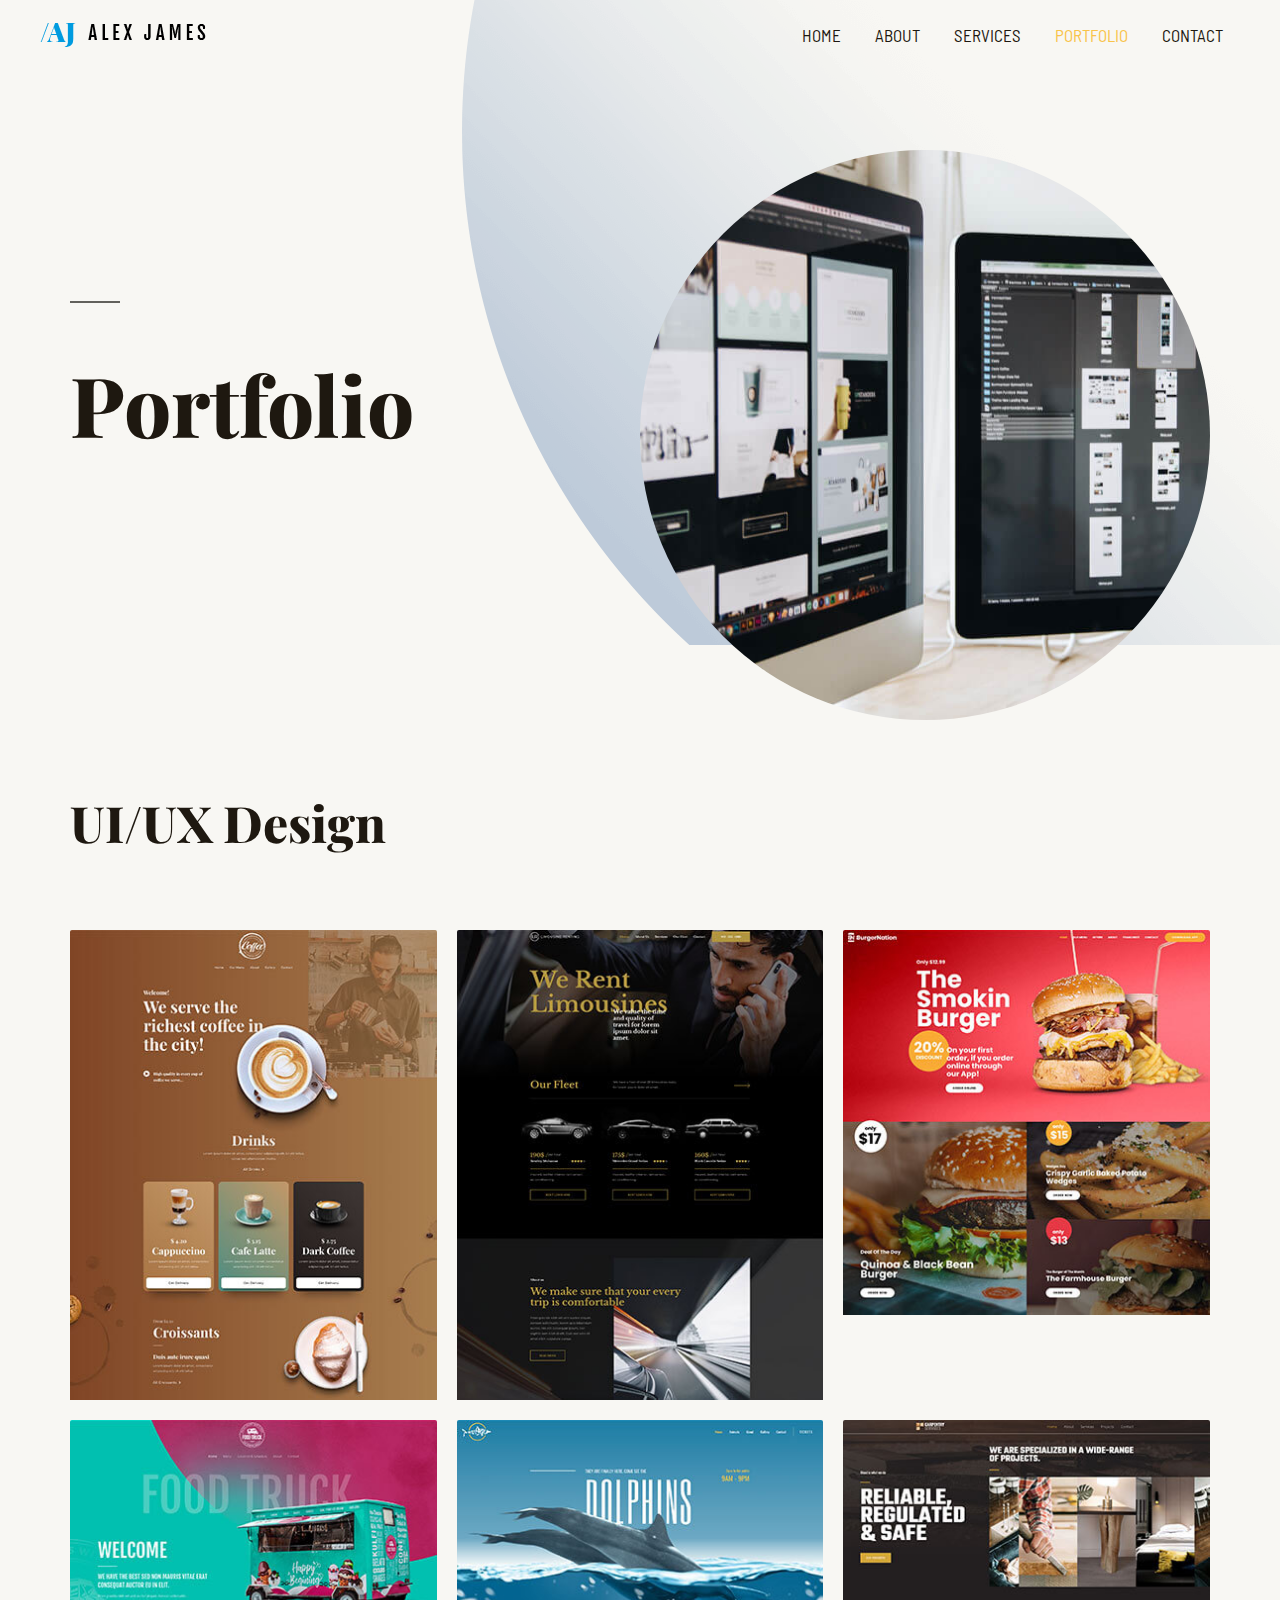
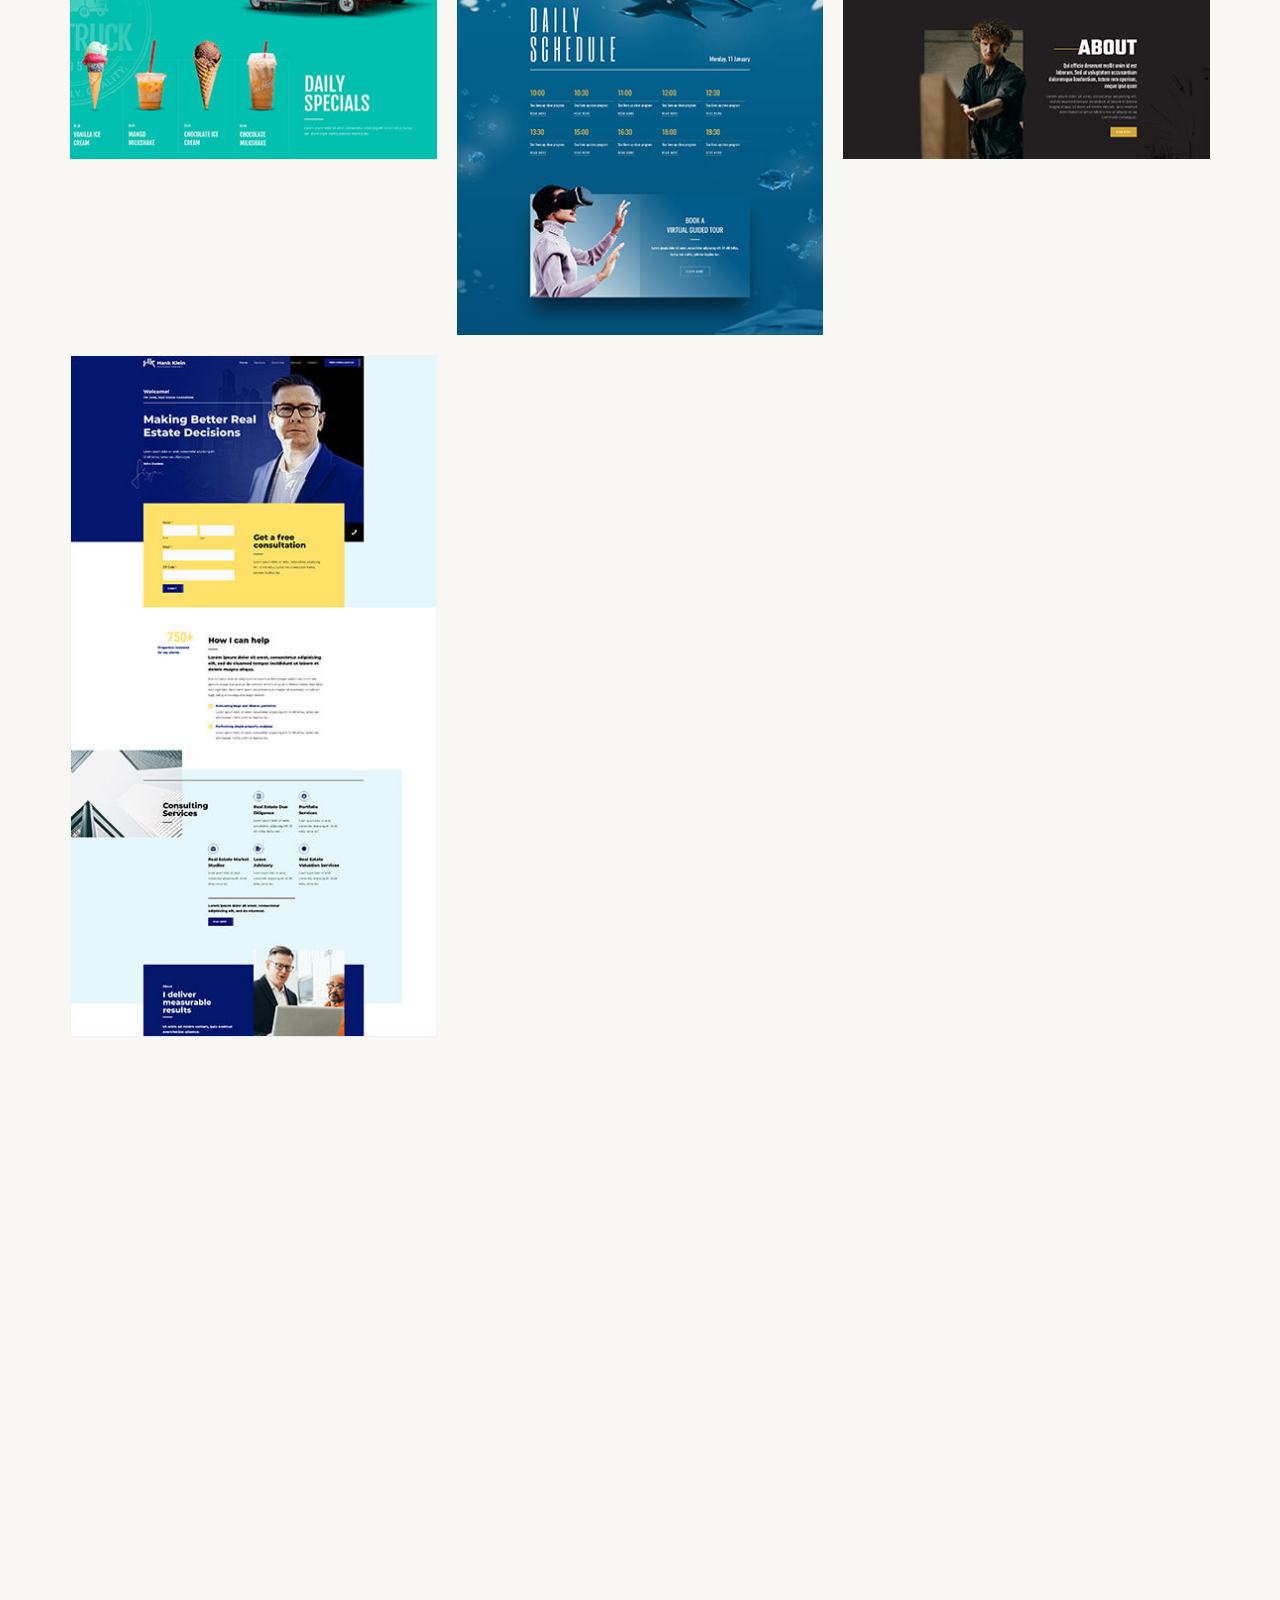
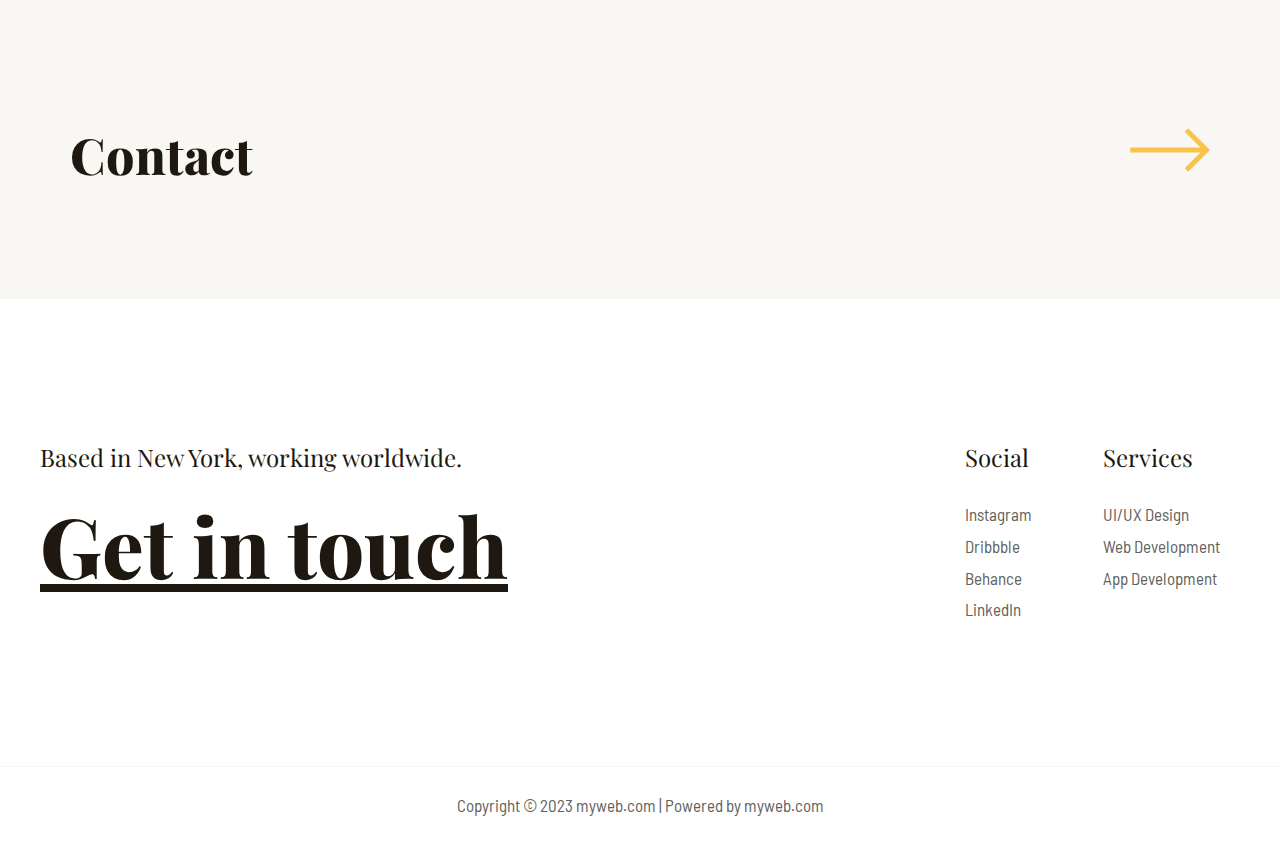
<file: portfolio/index.html>
<!DOCTYPE html>
<html lang="en-US">
<head>
<meta charset="UTF-8">
<meta name="viewport" content="width=device-width, initial-scale=1">
<link rel="profile" href="https://gmpg.org/xfn/11">

<title>Portfolio &#8211; myweb.com</title>
<meta name="robots" content="max-image-preview:large">
<link rel="dns-prefetch" href="//fonts.googleapis.com">
<link rel="alternate" type="application/rss+xml" title="myweb.com &raquo; Feed" href="https://dekadii01.github.io/wordpress/feed/">
<link rel="alternate" type="application/rss+xml" title="myweb.com &raquo; Comments Feed" href="https://dekadii01.github.io/wordpress/comments/feed/">
<script>
window._wpemojiSettings = {"baseUrl":"https:\/\/s.w.org\/images\/core\/emoji\/14.0.0\/72x72\/","ext":".png","svgUrl":"https:\/\/s.w.org\/images\/core\/emoji\/14.0.0\/svg\/","svgExt":".svg","source":{"concatemoji":"https:\/\/dekadii01.github.io\/wordpress\/wp-includes\/js\/wp-emoji-release.min.js?ver=6.1.1"}};
/*! This file is auto-generated */
!function(e,a,t){var n,r,o,i=a.createElement("canvas"),p=i.getContext&&i.getContext("2d");function s(e,t){var a=String.fromCharCode,e=(p.clearRect(0,0,i.width,i.height),p.fillText(a.apply(this,e),0,0),i.toDataURL());return p.clearRect(0,0,i.width,i.height),p.fillText(a.apply(this,t),0,0),e===i.toDataURL()}function c(e){var t=a.createElement("script");t.src=e,t.defer=t.type="text/javascript",a.getElementsByTagName("head")[0].appendChild(t)}for(o=Array("flag","emoji"),t.supports={everything:!0,everythingExceptFlag:!0},r=0;r<o.length;r++)t.supports[o[r]]=function(e){if(p&&p.fillText)switch(p.textBaseline="top",p.font="600 32px Arial",e){case"flag":return s([127987,65039,8205,9895,65039],[127987,65039,8203,9895,65039])?!1:!s([55356,56826,55356,56819],[55356,56826,8203,55356,56819])&&!s([55356,57332,56128,56423,56128,56418,56128,56421,56128,56430,56128,56423,56128,56447],[55356,57332,8203,56128,56423,8203,56128,56418,8203,56128,56421,8203,56128,56430,8203,56128,56423,8203,56128,56447]);case"emoji":return!s([129777,127995,8205,129778,127999],[129777,127995,8203,129778,127999])}return!1}(o[r]),t.supports.everything=t.supports.everything&&t.supports[o[r]],"flag"!==o[r]&&(t.supports.everythingExceptFlag=t.supports.everythingExceptFlag&&t.supports[o[r]]);t.supports.everythingExceptFlag=t.supports.everythingExceptFlag&&!t.supports.flag,t.DOMReady=!1,t.readyCallback=function(){t.DOMReady=!0},t.supports.everything||(n=function(){t.readyCallback()},a.addEventListener?(a.addEventListener("DOMContentLoaded",n,!1),e.addEventListener("load",n,!1)):(e.attachEvent("onload",n),a.attachEvent("onreadystatechange",function(){"complete"===a.readyState&&t.readyCallback()})),(e=t.source||{}).concatemoji?c(e.concatemoji):e.wpemoji&&e.twemoji&&(c(e.twemoji),c(e.wpemoji)))}(window,document,window._wpemojiSettings);
</script>
<style>img.wp-smiley,
img.emoji {
	display: inline !important;
	border: none !important;
	box-shadow: none !important;
	height: 1em !important;
	width: 1em !important;
	margin: 0 0.07em !important;
	vertical-align: -0.1em !important;
	background: none !important;
	padding: 0 !important;
}</style>
	<link rel="stylesheet" id="astra-theme-css-css" href="https://dekadii01.github.io/wordpress/wp-content/themes/astra/assets/css/minified/main.min.css?ver=4.0.2" media="all">
<style id="astra-theme-css-inline-css">.ast-no-sidebar .entry-content .alignfull {margin-left: calc( -50vw + 50%);margin-right: calc( -50vw + 50%);max-width: 100vw;width: 100vw;}.ast-no-sidebar .entry-content .alignwide {margin-left: calc(-41vw + 50%);margin-right: calc(-41vw + 50%);max-width: unset;width: unset;}.ast-no-sidebar .entry-content .alignfull .alignfull,.ast-no-sidebar .entry-content .alignfull .alignwide,.ast-no-sidebar .entry-content .alignwide .alignfull,.ast-no-sidebar .entry-content .alignwide .alignwide,.ast-no-sidebar .entry-content .wp-block-column .alignfull,.ast-no-sidebar .entry-content .wp-block-column .alignwide{width: 100%;margin-left: auto;margin-right: auto;}.wp-block-gallery,.blocks-gallery-grid {margin: 0;}.wp-block-separator {max-width: 100px;}.wp-block-separator.is-style-wide,.wp-block-separator.is-style-dots {max-width: none;}.entry-content .has-2-columns .wp-block-column:first-child {padding-right: 10px;}.entry-content .has-2-columns .wp-block-column:last-child {padding-left: 10px;}@media (max-width: 782px) {.entry-content .wp-block-columns .wp-block-column {flex-basis: 100%;}.entry-content .has-2-columns .wp-block-column:first-child {padding-right: 0;}.entry-content .has-2-columns .wp-block-column:last-child {padding-left: 0;}}body .entry-content .wp-block-latest-posts {margin-left: 0;}body .entry-content .wp-block-latest-posts li {list-style: none;}.ast-no-sidebar .ast-container .entry-content .wp-block-latest-posts {margin-left: 0;}.ast-header-break-point .entry-content .alignwide {margin-left: auto;margin-right: auto;}.entry-content .blocks-gallery-item img {margin-bottom: auto;}.wp-block-pullquote {border-top: 4px solid #555d66;border-bottom: 4px solid #555d66;color: #40464d;}:root{--ast-container-default-xlg-padding:6.67em;--ast-container-default-lg-padding:5.67em;--ast-container-default-slg-padding:4.34em;--ast-container-default-md-padding:3.34em;--ast-container-default-sm-padding:6.67em;--ast-container-default-xs-padding:2.4em;--ast-container-default-xxs-padding:1.4em;--ast-code-block-background:#EEEEEE;--ast-comment-inputs-background:#FAFAFA;}html{font-size:106.25%;}a,.page-title{color:var(--ast-global-color-2);}a:hover,a:focus{color:var(--ast-global-color-1);}body,button,input,select,textarea,.ast-button,.ast-custom-button{font-family:'Barlow Semi Condensed',sans-serif;font-weight:400;font-size:17px;font-size:1rem;}blockquote{color:var(--ast-global-color-3);}h1,.entry-content h1,h2,.entry-content h2,h3,.entry-content h3,h4,.entry-content h4,h5,.entry-content h5,h6,.entry-content h6,.site-title,.site-title a{font-family:'Barlow Semi Condensed',sans-serif;font-weight:500;}.site-title{font-size:35px;font-size:2.0588235294118rem;display:none;}.site-header .site-description{font-size:15px;font-size:0.88235294117647rem;display:none;}.entry-title{font-size:30px;font-size:1.7647058823529rem;}h1,.entry-content h1{font-size:83px;font-size:4.8823529411765rem;font-weight:800;font-family:'Playfair Display',serif;line-height:1.1em;}h2,.entry-content h2{font-size:50px;font-size:2.9411764705882rem;font-weight:800;font-family:'Playfair Display',serif;line-height:1.1em;}h3,.entry-content h3{font-size:35px;font-size:2.0588235294118rem;font-weight:800;font-family:'Playfair Display',serif;line-height:1.2em;}h4,.entry-content h4{font-size:22px;font-size:1.2941176470588rem;font-family:'Barlow Semi Condensed',sans-serif;}h5,.entry-content h5{font-size:20px;font-size:1.1764705882353rem;font-family:'Barlow Semi Condensed',sans-serif;}h6,.entry-content h6{font-size:17px;font-size:1rem;font-family:'Barlow Semi Condensed',sans-serif;}::selection{background-color:var(--ast-global-color-0);color:#000000;}body,h1,.entry-title a,.entry-content h1,h2,.entry-content h2,h3,.entry-content h3,h4,.entry-content h4,h5,.entry-content h5,h6,.entry-content h6{color:var(--ast-global-color-3);}.tagcloud a:hover,.tagcloud a:focus,.tagcloud a.current-item{color:#ffffff;border-color:var(--ast-global-color-2);background-color:var(--ast-global-color-2);}input:focus,input[type="text"]:focus,input[type="email"]:focus,input[type="url"]:focus,input[type="password"]:focus,input[type="reset"]:focus,input[type="search"]:focus,textarea:focus{border-color:var(--ast-global-color-2);}input[type="radio"]:checked,input[type=reset],input[type="checkbox"]:checked,input[type="checkbox"]:hover:checked,input[type="checkbox"]:focus:checked,input[type=range]::-webkit-slider-thumb{border-color:var(--ast-global-color-2);background-color:var(--ast-global-color-2);box-shadow:none;}.site-footer a:hover + .post-count,.site-footer a:focus + .post-count{background:var(--ast-global-color-2);border-color:var(--ast-global-color-2);}.single .nav-links .nav-previous,.single .nav-links .nav-next{color:var(--ast-global-color-2);}.entry-meta,.entry-meta *{line-height:1.45;color:var(--ast-global-color-2);}.entry-meta a:hover,.entry-meta a:hover *,.entry-meta a:focus,.entry-meta a:focus *,.page-links > .page-link,.page-links .page-link:hover,.post-navigation a:hover{color:var(--ast-global-color-1);}#cat option,.secondary .calendar_wrap thead a,.secondary .calendar_wrap thead a:visited{color:var(--ast-global-color-2);}.secondary .calendar_wrap #today,.ast-progress-val span{background:var(--ast-global-color-2);}.secondary a:hover + .post-count,.secondary a:focus + .post-count{background:var(--ast-global-color-2);border-color:var(--ast-global-color-2);}.calendar_wrap #today > a{color:#ffffff;}.page-links .page-link,.single .post-navigation a{color:var(--ast-global-color-2);}.widget-title{font-size:24px;font-size:1.4117647058824rem;color:var(--ast-global-color-3);}.site-logo-img img{ transition:all 0.2s linear;}.ast-page-builder-template .hentry {margin: 0;}.ast-page-builder-template .site-content > .ast-container {max-width: 100%;padding: 0;}.ast-page-builder-template .site-content #primary {padding: 0;margin: 0;}.ast-page-builder-template .no-results {text-align: center;margin: 4em auto;}.ast-page-builder-template .ast-pagination {padding: 2em;}.ast-page-builder-template .entry-header.ast-no-title.ast-no-thumbnail {margin-top: 0;}.ast-page-builder-template .entry-header.ast-header-without-markup {margin-top: 0;margin-bottom: 0;}.ast-page-builder-template .entry-header.ast-no-title.ast-no-meta {margin-bottom: 0;}.ast-page-builder-template.single .post-navigation {padding-bottom: 2em;}.ast-page-builder-template.single-post .site-content > .ast-container {max-width: 100%;}.ast-page-builder-template .entry-header {margin-top: 4em;margin-left: auto;margin-right: auto;padding-left: 20px;padding-right: 20px;}.single.ast-page-builder-template .entry-header {padding-left: 20px;padding-right: 20px;}.ast-page-builder-template .ast-archive-description {margin: 4em auto 0;padding-left: 20px;padding-right: 20px;}.ast-page-builder-template.ast-no-sidebar .entry-content .alignwide {margin-left: 0;margin-right: 0;}@media (max-width:921px){#ast-desktop-header{display:none;}}@media (min-width:921px){#ast-mobile-header{display:none;}}.wp-block-buttons.aligncenter{justify-content:center;}@media (max-width:921px){.ast-theme-transparent-header #primary,.ast-theme-transparent-header #secondary{padding:0;}}@media (max-width:921px){.ast-plain-container.ast-no-sidebar #primary{padding:0;}}.ast-plain-container.ast-no-sidebar #primary{margin-top:0;margin-bottom:0;}@media (min-width:1200px){.wp-block-group .has-background{padding:20px;}}@media (min-width:1200px){.ast-no-sidebar.ast-separate-container .entry-content .wp-block-group.alignwide,.ast-no-sidebar.ast-separate-container .entry-content .wp-block-cover.alignwide{margin-left:-20px;margin-right:-20px;padding-left:20px;padding-right:20px;}.ast-no-sidebar.ast-separate-container .entry-content .wp-block-cover.alignfull,.ast-no-sidebar.ast-separate-container .entry-content .wp-block-group.alignfull{margin-left:-6.67em;margin-right:-6.67em;padding-left:6.67em;padding-right:6.67em;}}@media (min-width:1200px){.wp-block-cover-image.alignwide .wp-block-cover__inner-container,.wp-block-cover.alignwide .wp-block-cover__inner-container,.wp-block-cover-image.alignfull .wp-block-cover__inner-container,.wp-block-cover.alignfull .wp-block-cover__inner-container{width:100%;}}.wp-block-columns{margin-bottom:unset;}.wp-block-image.size-full{margin:2rem 0;}.wp-block-separator.has-background{padding:0;}.wp-block-gallery{margin-bottom:1.6em;}.wp-block-group{padding-top:4em;padding-bottom:4em;}.wp-block-group__inner-container .wp-block-columns:last-child,.wp-block-group__inner-container :last-child,.wp-block-table table{margin-bottom:0;}.blocks-gallery-grid{width:100%;}.wp-block-navigation-link__content{padding:5px 0;}.wp-block-group .wp-block-group .has-text-align-center,.wp-block-group .wp-block-column .has-text-align-center{max-width:100%;}.has-text-align-center{margin:0 auto;}@media (min-width:1200px){.wp-block-cover__inner-container,.alignwide .wp-block-group__inner-container,.alignfull .wp-block-group__inner-container{max-width:1200px;margin:0 auto;}.wp-block-group.alignnone,.wp-block-group.aligncenter,.wp-block-group.alignleft,.wp-block-group.alignright,.wp-block-group.alignwide,.wp-block-columns.alignwide{margin:2rem 0 1rem 0;}}@media (max-width:1200px){.wp-block-group{padding:3em;}.wp-block-group .wp-block-group{padding:1.5em;}.wp-block-columns,.wp-block-column{margin:1rem 0;}}@media (min-width:921px){.wp-block-columns .wp-block-group{padding:2em;}}@media (max-width:544px){.wp-block-cover-image .wp-block-cover__inner-container,.wp-block-cover .wp-block-cover__inner-container{width:unset;}.wp-block-cover,.wp-block-cover-image{padding:2em 0;}.wp-block-group,.wp-block-cover{padding:2em;}.wp-block-media-text__media img,.wp-block-media-text__media video{width:unset;max-width:100%;}.wp-block-media-text.has-background .wp-block-media-text__content{padding:1em;}}.wp-block-image.aligncenter{margin-left:auto;margin-right:auto;}.wp-block-table.aligncenter{margin-left:auto;margin-right:auto;}@media (min-width:544px){.entry-content .wp-block-media-text.has-media-on-the-right .wp-block-media-text__content{padding:0 8% 0 0;}.entry-content .wp-block-media-text .wp-block-media-text__content{padding:0 0 0 8%;}.ast-plain-container .site-content .entry-content .has-custom-content-position.is-position-bottom-left > *,.ast-plain-container .site-content .entry-content .has-custom-content-position.is-position-bottom-right > *,.ast-plain-container .site-content .entry-content .has-custom-content-position.is-position-top-left > *,.ast-plain-container .site-content .entry-content .has-custom-content-position.is-position-top-right > *,.ast-plain-container .site-content .entry-content .has-custom-content-position.is-position-center-right > *,.ast-plain-container .site-content .entry-content .has-custom-content-position.is-position-center-left > *{margin:0;}}@media (max-width:544px){.entry-content .wp-block-media-text .wp-block-media-text__content{padding:8% 0;}.wp-block-media-text .wp-block-media-text__media img{width:auto;max-width:100%;}}.wp-block-button.is-style-outline .wp-block-button__link{border-color:rgba(0,0,0,0);border-top-width:2px;border-right-width:2px;border-bottom-width:2px;border-left-width:2px;}.wp-block-button.is-style-outline > .wp-block-button__link:not(.has-text-color),.wp-block-button.wp-block-button__link.is-style-outline:not(.has-text-color){color:rgba(0,0,0,0);}.wp-block-button.is-style-outline .wp-block-button__link:hover,.wp-block-button.is-style-outline .wp-block-button__link:focus{color:var(--ast-global-color-2) !important;background-color:rgba(0,0,0,0);border-color:rgba(0,0,0,0);}.post-page-numbers.current .page-link,.ast-pagination .page-numbers.current{color:#000000;border-color:var(--ast-global-color-0);background-color:var(--ast-global-color-0);border-radius:2px;}@media (max-width:921px){.wp-block-button.is-style-outline .wp-block-button__link{padding-top:calc(15px - 2px);padding-right:calc(30px - 2px);padding-bottom:calc(15px - 2px);padding-left:calc(30px - 2px);}}@media (max-width:544px){.wp-block-button.is-style-outline .wp-block-button__link{padding-top:calc(15px - 2px);padding-right:calc(30px - 2px);padding-bottom:calc(15px - 2px);padding-left:calc(30px - 2px);}}@media (min-width:544px){.entry-content > .alignleft{margin-right:20px;}.entry-content > .alignright{margin-left:20px;}.wp-block-group.has-background{padding:20px;}}@media (max-width:921px){.ast-separate-container #primary,.ast-separate-container #secondary{padding:1.5em 0;}#primary,#secondary{padding:1.5em 0;margin:0;}.ast-left-sidebar #content > .ast-container{display:flex;flex-direction:column-reverse;width:100%;}.ast-separate-container .ast-article-post,.ast-separate-container .ast-article-single{padding:1.5em 2.14em;}.ast-author-box img.avatar{margin:20px 0 0 0;}}@media (min-width:922px){.ast-separate-container.ast-right-sidebar #primary,.ast-separate-container.ast-left-sidebar #primary{border:0;}.search-no-results.ast-separate-container #primary{margin-bottom:4em;}}.elementor-button-wrapper .elementor-button{border-style:solid;text-decoration:none;border-top-width:0;border-right-width:0;border-left-width:0;border-bottom-width:0;}body .elementor-button.elementor-size-sm,body .elementor-button.elementor-size-xs,body .elementor-button.elementor-size-md,body .elementor-button.elementor-size-lg,body .elementor-button.elementor-size-xl,body .elementor-button{border-radius:2px;padding-top:0px;padding-right:0px;padding-bottom:0px;padding-left:0px;}.elementor-button-wrapper .elementor-button{border-color:rgba(0,0,0,0);background-color:rgba(0,0,0,0);}.elementor-button-wrapper .elementor-button:hover,.elementor-button-wrapper .elementor-button:focus{color:var(--ast-global-color-2);background-color:rgba(0,0,0,0);border-color:rgba(0,0,0,0);}.wp-block-button .wp-block-button__link ,.elementor-button-wrapper .elementor-button,.elementor-button-wrapper .elementor-button:visited{color:var(--ast-global-color-0);}.elementor-button-wrapper .elementor-button{font-size:16px;font-size:0.94117647058824rem;line-height:1em;text-transform:uppercase;letter-spacing:2px;}body .elementor-button.elementor-size-sm,body .elementor-button.elementor-size-xs,body .elementor-button.elementor-size-md,body .elementor-button.elementor-size-lg,body .elementor-button.elementor-size-xl,body .elementor-button{font-size:16px;font-size:0.94117647058824rem;}.wp-block-button .wp-block-button__link:hover,.wp-block-button .wp-block-button__link:focus{color:var(--ast-global-color-2);background-color:rgba(0,0,0,0);border-color:rgba(0,0,0,0);}.elementor-widget-heading h1.elementor-heading-title{line-height:1.1em;}.elementor-widget-heading h2.elementor-heading-title{line-height:1.1em;}.elementor-widget-heading h3.elementor-heading-title{line-height:1.2em;}.wp-block-button .wp-block-button__link{border:none;background-color:rgba(0,0,0,0);color:var(--ast-global-color-0);font-family:inherit;font-weight:inherit;line-height:1em;text-transform:uppercase;letter-spacing:2px;font-size:16px;font-size:0.94117647058824rem;border-radius:2px;padding:15px 30px;}.wp-block-button.is-style-outline .wp-block-button__link{border-style:solid;border-top-width:2px;border-right-width:2px;border-left-width:2px;border-bottom-width:2px;border-color:rgba(0,0,0,0);padding-top:calc(15px - 2px);padding-right:calc(30px - 2px);padding-bottom:calc(15px - 2px);padding-left:calc(30px - 2px);}@media (max-width:921px){.wp-block-button .wp-block-button__link{border:none;padding:15px 30px;}.wp-block-button.is-style-outline .wp-block-button__link{padding-top:calc(15px - 2px);padding-right:calc(30px - 2px);padding-bottom:calc(15px - 2px);padding-left:calc(30px - 2px);}}@media (max-width:544px){.wp-block-button .wp-block-button__link{border:none;padding:15px 30px;}.wp-block-button.is-style-outline .wp-block-button__link{padding-top:calc(15px - 2px);padding-right:calc(30px - 2px);padding-bottom:calc(15px - 2px);padding-left:calc(30px - 2px);}}.menu-toggle,button,.ast-button,.ast-custom-button,.button,input#submit,input[type="button"],input[type="submit"],input[type="reset"]{border-style:solid;border-top-width:0;border-right-width:0;border-left-width:0;border-bottom-width:0;color:var(--ast-global-color-0);border-color:rgba(0,0,0,0);background-color:rgba(0,0,0,0);border-radius:2px;padding-top:0px;padding-right:0px;padding-bottom:0px;padding-left:0px;font-family:inherit;font-weight:inherit;font-size:16px;font-size:0.94117647058824rem;line-height:1em;text-transform:uppercase;letter-spacing:2px;}button:focus,.menu-toggle:hover,button:hover,.ast-button:hover,.ast-custom-button:hover .button:hover,.ast-custom-button:hover ,input[type=reset]:hover,input[type=reset]:focus,input#submit:hover,input#submit:focus,input[type="button"]:hover,input[type="button"]:focus,input[type="submit"]:hover,input[type="submit"]:focus{color:var(--ast-global-color-2);background-color:rgba(0,0,0,0);border-color:rgba(0,0,0,0);}@media (min-width:544px){.ast-container{max-width:100%;}}@media (max-width:544px){.ast-separate-container .ast-article-post,.ast-separate-container .ast-article-single,.ast-separate-container .comments-title,.ast-separate-container .ast-archive-description{padding:1.5em 1em;}.ast-separate-container #content .ast-container{padding-left:0.54em;padding-right:0.54em;}.ast-separate-container .ast-comment-list li.depth-1{padding:1.5em 1em;margin-bottom:1.5em;}.ast-separate-container .ast-comment-list .bypostauthor{padding:.5em;}.ast-search-menu-icon.ast-dropdown-active .search-field{width:170px;}}@media (max-width:921px){.ast-mobile-header-stack .main-header-bar .ast-search-menu-icon{display:inline-block;}.ast-header-break-point.ast-header-custom-item-outside .ast-mobile-header-stack .main-header-bar .ast-search-icon{margin:0;}.ast-comment-avatar-wrap img{max-width:2.5em;}.ast-separate-container .ast-comment-list li.depth-1{padding:1.5em 2.14em;}.ast-separate-container .comment-respond{padding:2em 2.14em;}.ast-comment-meta{padding:0 1.8888em 1.3333em;}}body,.ast-separate-container{background-color:var(--ast-global-color-4);;background-image:none;;}.ast-no-sidebar.ast-separate-container .entry-content .alignfull {margin-left: -6.67em;margin-right: -6.67em;width: auto;}@media (max-width: 1200px) {.ast-no-sidebar.ast-separate-container .entry-content .alignfull {margin-left: -2.4em;margin-right: -2.4em;}}@media (max-width: 768px) {.ast-no-sidebar.ast-separate-container .entry-content .alignfull {margin-left: -2.14em;margin-right: -2.14em;}}@media (max-width: 544px) {.ast-no-sidebar.ast-separate-container .entry-content .alignfull {margin-left: -1em;margin-right: -1em;}}.ast-no-sidebar.ast-separate-container .entry-content .alignwide {margin-left: -20px;margin-right: -20px;}.ast-no-sidebar.ast-separate-container .entry-content .wp-block-column .alignfull,.ast-no-sidebar.ast-separate-container .entry-content .wp-block-column .alignwide {margin-left: auto;margin-right: auto;width: 100%;}@media (max-width:921px){.site-title{display:none;}.site-header .site-description{display:none;}.entry-title{font-size:30px;}h1,.entry-content h1{font-size:60px;}h2,.entry-content h2{font-size:43px;}h3,.entry-content h3{font-size:30px;}}@media (max-width:544px){.site-title{display:none;}.site-header .site-description{display:none;}.entry-title{font-size:30px;}h1,.entry-content h1{font-size:45px;}h2,.entry-content h2{font-size:35px;}h3,.entry-content h3{font-size:20px;}}@media (max-width:921px){html{font-size:96.9%;}}@media (max-width:544px){html{font-size:96.9%;}}@media (min-width:922px){.ast-container{max-width:1240px;}}@media (min-width:922px){.site-content .ast-container{display:flex;}}@media (max-width:921px){.site-content .ast-container{flex-direction:column;}}@media (min-width:922px){.main-header-menu .sub-menu .menu-item.ast-left-align-sub-menu:hover > .sub-menu,.main-header-menu .sub-menu .menu-item.ast-left-align-sub-menu.focus > .sub-menu{margin-left:-0px;}}.ast-theme-transparent-header [data-section="section-header-mobile-trigger"] .ast-button-wrap .mobile-menu-toggle-icon .ast-mobile-svg{fill:var(--ast-global-color-2);}.ast-theme-transparent-header [data-section="section-header-mobile-trigger"] .ast-button-wrap .mobile-menu-wrap .mobile-menu{color:var(--ast-global-color-2);}.ast-theme-transparent-header [data-section="section-header-mobile-trigger"] .ast-button-wrap .ast-mobile-menu-trigger-minimal{background:transparent;}blockquote {padding: 1.2em;}:root .has-ast-global-color-0-color{color:var(--ast-global-color-0);}:root .has-ast-global-color-0-background-color{background-color:var(--ast-global-color-0);}:root .wp-block-button .has-ast-global-color-0-color{color:var(--ast-global-color-0);}:root .wp-block-button .has-ast-global-color-0-background-color{background-color:var(--ast-global-color-0);}:root .has-ast-global-color-1-color{color:var(--ast-global-color-1);}:root .has-ast-global-color-1-background-color{background-color:var(--ast-global-color-1);}:root .wp-block-button .has-ast-global-color-1-color{color:var(--ast-global-color-1);}:root .wp-block-button .has-ast-global-color-1-background-color{background-color:var(--ast-global-color-1);}:root .has-ast-global-color-2-color{color:var(--ast-global-color-2);}:root .has-ast-global-color-2-background-color{background-color:var(--ast-global-color-2);}:root .wp-block-button .has-ast-global-color-2-color{color:var(--ast-global-color-2);}:root .wp-block-button .has-ast-global-color-2-background-color{background-color:var(--ast-global-color-2);}:root .has-ast-global-color-3-color{color:var(--ast-global-color-3);}:root .has-ast-global-color-3-background-color{background-color:var(--ast-global-color-3);}:root .wp-block-button .has-ast-global-color-3-color{color:var(--ast-global-color-3);}:root .wp-block-button .has-ast-global-color-3-background-color{background-color:var(--ast-global-color-3);}:root .has-ast-global-color-4-color{color:var(--ast-global-color-4);}:root .has-ast-global-color-4-background-color{background-color:var(--ast-global-color-4);}:root .wp-block-button .has-ast-global-color-4-color{color:var(--ast-global-color-4);}:root .wp-block-button .has-ast-global-color-4-background-color{background-color:var(--ast-global-color-4);}:root .has-ast-global-color-5-color{color:var(--ast-global-color-5);}:root .has-ast-global-color-5-background-color{background-color:var(--ast-global-color-5);}:root .wp-block-button .has-ast-global-color-5-color{color:var(--ast-global-color-5);}:root .wp-block-button .has-ast-global-color-5-background-color{background-color:var(--ast-global-color-5);}:root .has-ast-global-color-6-color{color:var(--ast-global-color-6);}:root .has-ast-global-color-6-background-color{background-color:var(--ast-global-color-6);}:root .wp-block-button .has-ast-global-color-6-color{color:var(--ast-global-color-6);}:root .wp-block-button .has-ast-global-color-6-background-color{background-color:var(--ast-global-color-6);}:root .has-ast-global-color-7-color{color:var(--ast-global-color-7);}:root .has-ast-global-color-7-background-color{background-color:var(--ast-global-color-7);}:root .wp-block-button .has-ast-global-color-7-color{color:var(--ast-global-color-7);}:root .wp-block-button .has-ast-global-color-7-background-color{background-color:var(--ast-global-color-7);}:root .has-ast-global-color-8-color{color:var(--ast-global-color-8);}:root .has-ast-global-color-8-background-color{background-color:var(--ast-global-color-8);}:root .wp-block-button .has-ast-global-color-8-color{color:var(--ast-global-color-8);}:root .wp-block-button .has-ast-global-color-8-background-color{background-color:var(--ast-global-color-8);}:root{--ast-global-color-0:#F9C349;--ast-global-color-1:#FFB100;--ast-global-color-2:#1E1810;--ast-global-color-3:#62615C;--ast-global-color-4:#F8F7F3;--ast-global-color-5:#FFFFFF;--ast-global-color-6:#000000;--ast-global-color-7:#4B4F58;--ast-global-color-8:#F6F7F8;}:root {--ast-border-color : #dddddd;}.ast-single-entry-banner {-js-display: flex;display: flex;flex-direction: column;justify-content: center;text-align: center;position: relative;background: #eeeeee;}.ast-single-entry-banner[data-banner-layout="layout-1"] {max-width: 1200px;background: inherit;padding: 20px 0;}.ast-single-entry-banner[data-banner-width-type="custom"] {margin: 0 auto;width: 100%;}.ast-single-entry-banner + .site-content .entry-header {margin-bottom: 0;}header.entry-header .entry-title{font-size:30px;font-size:1.7647058823529rem;}header.entry-header > *:not(:last-child){margin-bottom:10px;}.ast-archive-entry-banner {-js-display: flex;display: flex;flex-direction: column;justify-content: center;text-align: center;position: relative;background: #eeeeee;}.ast-archive-entry-banner[data-banner-width-type="custom"] {margin: 0 auto;width: 100%;}.ast-archive-entry-banner[data-banner-layout="layout-1"] {background: inherit;padding: 20px 0;text-align: left;}body.archive .ast-archive-description{max-width:1200px;width:100%;text-align:left;padding-top:3em;padding-right:3em;padding-bottom:3em;padding-left:3em;}body.archive .ast-archive-description .ast-archive-title,body.archive .ast-archive-description .ast-archive-title *{font-size:40px;font-size:2.3529411764706rem;}body.archive .ast-archive-description > *:not(:last-child){margin-bottom:10px;}@media (max-width:921px){body.archive .ast-archive-description{text-align:left;}}@media (max-width:544px){body.archive .ast-archive-description{text-align:left;}}.ast-theme-transparent-header #masthead .site-logo-img .transparent-custom-logo .astra-logo-svg{width:150px;}.ast-theme-transparent-header #masthead .site-logo-img .transparent-custom-logo img{ max-width:150px;}@media (max-width:921px){.ast-theme-transparent-header #masthead .site-logo-img .transparent-custom-logo .astra-logo-svg{width:120px;}.ast-theme-transparent-header #masthead .site-logo-img .transparent-custom-logo img{ max-width:120px;}}@media (max-width:543px){.ast-theme-transparent-header #masthead .site-logo-img .transparent-custom-logo .astra-logo-svg{width:100px;}.ast-theme-transparent-header #masthead .site-logo-img .transparent-custom-logo img{ max-width:100px;}}@media (min-width:921px){.ast-theme-transparent-header #masthead{position:absolute;left:0;right:0;}.ast-theme-transparent-header .main-header-bar,.ast-theme-transparent-header.ast-header-break-point .main-header-bar{background:none;}body.elementor-editor-active.ast-theme-transparent-header #masthead,.fl-builder-edit .ast-theme-transparent-header #masthead,body.vc_editor.ast-theme-transparent-header #masthead,body.brz-ed.ast-theme-transparent-header #masthead{z-index:0;}.ast-header-break-point.ast-replace-site-logo-transparent.ast-theme-transparent-header .custom-mobile-logo-link{display:none;}.ast-header-break-point.ast-replace-site-logo-transparent.ast-theme-transparent-header .transparent-custom-logo{display:inline-block;}.ast-theme-transparent-header .ast-above-header,.ast-theme-transparent-header .ast-above-header.ast-above-header-bar{background-image:none;background-color:transparent;}.ast-theme-transparent-header .ast-below-header{background-image:none;background-color:transparent;}}.ast-theme-transparent-header .ast-builder-menu .main-header-menu,.ast-theme-transparent-header .ast-builder-menu .main-header-menu .menu-link,.ast-theme-transparent-header [CLASS*="ast-builder-menu-"] .main-header-menu .menu-item > .menu-link,.ast-theme-transparent-header .ast-masthead-custom-menu-items,.ast-theme-transparent-header .ast-masthead-custom-menu-items a,.ast-theme-transparent-header .ast-builder-menu .main-header-menu .menu-item > .ast-menu-toggle,.ast-theme-transparent-header .ast-builder-menu .main-header-menu .menu-item > .ast-menu-toggle,.ast-theme-transparent-header .ast-above-header-navigation a,.ast-header-break-point.ast-theme-transparent-header .ast-above-header-navigation a,.ast-header-break-point.ast-theme-transparent-header .ast-above-header-navigation > ul.ast-above-header-menu > .menu-item-has-children:not(.current-menu-item) > .ast-menu-toggle,.ast-theme-transparent-header .ast-below-header-menu,.ast-theme-transparent-header .ast-below-header-menu a,.ast-header-break-point.ast-theme-transparent-header .ast-below-header-menu a,.ast-header-break-point.ast-theme-transparent-header .ast-below-header-menu,.ast-theme-transparent-header .main-header-menu .menu-link{color:var(--ast-global-color-2);}.ast-theme-transparent-header .ast-builder-menu .main-header-menu .menu-item:hover > .menu-link,.ast-theme-transparent-header .ast-builder-menu .main-header-menu .menu-item:hover > .ast-menu-toggle,.ast-theme-transparent-header .ast-builder-menu .main-header-menu .ast-masthead-custom-menu-items a:hover,.ast-theme-transparent-header .ast-builder-menu .main-header-menu .focus > .menu-link,.ast-theme-transparent-header .ast-builder-menu .main-header-menu .focus > .ast-menu-toggle,.ast-theme-transparent-header .ast-builder-menu .main-header-menu .current-menu-item > .menu-link,.ast-theme-transparent-header .ast-builder-menu .main-header-menu .current-menu-ancestor > .menu-link,.ast-theme-transparent-header .ast-builder-menu .main-header-menu .current-menu-item > .ast-menu-toggle,.ast-theme-transparent-header .ast-builder-menu .main-header-menu .current-menu-ancestor > .ast-menu-toggle,.ast-theme-transparent-header [CLASS*="ast-builder-menu-"] .main-header-menu .current-menu-item > .menu-link,.ast-theme-transparent-header [CLASS*="ast-builder-menu-"] .main-header-menu .current-menu-ancestor > .menu-link,.ast-theme-transparent-header [CLASS*="ast-builder-menu-"] .main-header-menu .current-menu-item > .ast-menu-toggle,.ast-theme-transparent-header [CLASS*="ast-builder-menu-"] .main-header-menu .current-menu-ancestor > .ast-menu-toggle,.ast-theme-transparent-header .main-header-menu .menu-item:hover > .menu-link,.ast-theme-transparent-header .main-header-menu .current-menu-item > .menu-link,.ast-theme-transparent-header .main-header-menu .current-menu-ancestor > .menu-link{color:var(--ast-global-color-0);}@media (max-width:921px){.ast-theme-transparent-header #masthead{position:absolute;left:0;right:0;}.ast-theme-transparent-header .main-header-bar,.ast-theme-transparent-header.ast-header-break-point .main-header-bar{background:none;}body.elementor-editor-active.ast-theme-transparent-header #masthead,.fl-builder-edit .ast-theme-transparent-header #masthead,body.vc_editor.ast-theme-transparent-header #masthead,body.brz-ed.ast-theme-transparent-header #masthead{z-index:0;}.ast-header-break-point.ast-replace-site-logo-transparent.ast-theme-transparent-header .custom-mobile-logo-link{display:none;}.ast-header-break-point.ast-replace-site-logo-transparent.ast-theme-transparent-header .transparent-custom-logo{display:inline-block;}.ast-theme-transparent-header .ast-above-header,.ast-theme-transparent-header .ast-above-header.ast-above-header-bar{background-image:none;background-color:transparent;}.ast-theme-transparent-header .ast-below-header{background-image:none;background-color:transparent;}}.ast-theme-transparent-header #ast-desktop-header > [CLASS*="-header-wrap"]:nth-last-child(2) > [CLASS*="-header-bar"],.ast-theme-transparent-header.ast-header-break-point #ast-mobile-header > [CLASS*="-header-wrap"]:nth-last-child(2) > [CLASS*="-header-bar"]{border-bottom-style:none;}.ast-breadcrumbs .trail-browse,.ast-breadcrumbs .trail-items,.ast-breadcrumbs .trail-items li{display:inline-block;margin:0;padding:0;border:none;background:inherit;text-indent:0;}.ast-breadcrumbs .trail-browse{font-size:inherit;font-style:inherit;font-weight:inherit;color:inherit;}.ast-breadcrumbs .trail-items{list-style:none;}.trail-items li::after{padding:0 0.3em;content:"\00bb";}.trail-items li:last-of-type::after{display:none;}h1,.entry-content h1,h2,.entry-content h2,h3,.entry-content h3,h4,.entry-content h4,h5,.entry-content h5,h6,.entry-content h6{color:var(--ast-global-color-2);}@media (max-width:921px){.ast-builder-grid-row-container.ast-builder-grid-row-tablet-3-firstrow .ast-builder-grid-row > *:first-child,.ast-builder-grid-row-container.ast-builder-grid-row-tablet-3-lastrow .ast-builder-grid-row > *:last-child{grid-column:1 / -1;}}@media (max-width:544px){.ast-builder-grid-row-container.ast-builder-grid-row-mobile-3-firstrow .ast-builder-grid-row > *:first-child,.ast-builder-grid-row-container.ast-builder-grid-row-mobile-3-lastrow .ast-builder-grid-row > *:last-child{grid-column:1 / -1;}}.ast-builder-layout-element[data-section="title_tagline"]{display:flex;}@media (max-width:921px){.ast-header-break-point .ast-builder-layout-element[data-section="title_tagline"]{display:flex;}}@media (max-width:544px){.ast-header-break-point .ast-builder-layout-element[data-section="title_tagline"]{display:flex;}}.ast-builder-menu-1{font-family:inherit;font-weight:inherit;text-transform:uppercase;}.ast-builder-menu-1 .sub-menu,.ast-builder-menu-1 .inline-on-mobile .sub-menu{border-top-width:2px;border-bottom-width:0px;border-right-width:0px;border-left-width:0px;border-color:var(--ast-global-color-0);border-style:solid;border-radius:0px;}.ast-builder-menu-1 .main-header-menu > .menu-item > .sub-menu,.ast-builder-menu-1 .main-header-menu > .menu-item > .astra-full-megamenu-wrapper{margin-top:0px;}.ast-desktop .ast-builder-menu-1 .main-header-menu > .menu-item > .sub-menu:before,.ast-desktop .ast-builder-menu-1 .main-header-menu > .menu-item > .astra-full-megamenu-wrapper:before{height:calc( 0px + 5px );}.ast-desktop .ast-builder-menu-1 .menu-item .sub-menu .menu-link{border-style:none;}@media (max-width:921px){.ast-header-break-point .ast-builder-menu-1 .menu-item.menu-item-has-children > .ast-menu-toggle{top:0;}.ast-builder-menu-1 .menu-item-has-children > .menu-link:after{content:unset;}.ast-builder-menu-1 .main-header-menu > .menu-item > .sub-menu,.ast-builder-menu-1 .main-header-menu > .menu-item > .astra-full-megamenu-wrapper{margin-top:0;}}@media (max-width:544px){.ast-header-break-point .ast-builder-menu-1 .menu-item.menu-item-has-children > .ast-menu-toggle{top:0;}.ast-builder-menu-1 .main-header-menu > .menu-item > .sub-menu,.ast-builder-menu-1 .main-header-menu > .menu-item > .astra-full-megamenu-wrapper{margin-top:0;}}.ast-builder-menu-1{display:flex;}@media (max-width:921px){.ast-header-break-point .ast-builder-menu-1{display:flex;}}@media (max-width:544px){.ast-header-break-point .ast-builder-menu-1{display:flex;}}.ast-desktop .ast-menu-hover-style-underline > .menu-item > .menu-link:before,.ast-desktop .ast-menu-hover-style-overline > .menu-item > .menu-link:before {content: "";position: absolute;width: 100%;right: 50%;height: 1px;background-color: transparent;transform: scale(0,0) translate(-50%,0);transition: transform .3s ease-in-out,color .0s ease-in-out;}.ast-desktop .ast-menu-hover-style-underline > .menu-item:hover > .menu-link:before,.ast-desktop .ast-menu-hover-style-overline > .menu-item:hover > .menu-link:before {width: calc(100% - 1.2em);background-color: currentColor;transform: scale(1,1) translate(50%,0);}.ast-desktop .ast-menu-hover-style-underline > .menu-item > .menu-link:before {bottom: 0;}.ast-desktop .ast-menu-hover-style-overline > .menu-item > .menu-link:before {top: 0;}.ast-desktop .ast-menu-hover-style-zoom > .menu-item > .menu-link:hover {transition: all .3s ease;transform: scale(1.2);}.site-below-footer-wrap{padding-top:20px;padding-bottom:20px;}.site-below-footer-wrap[data-section="section-below-footer-builder"]{background-color:rgba(255,255,255,0);;background-image:none;;min-height:80px;border-style:solid;border-width:0px;border-top-width:1px;border-top-color:rgba(8,63,135,0.05);}.site-below-footer-wrap[data-section="section-below-footer-builder"] .ast-builder-grid-row{max-width:1200px;margin-left:auto;margin-right:auto;}.site-below-footer-wrap[data-section="section-below-footer-builder"] .ast-builder-grid-row,.site-below-footer-wrap[data-section="section-below-footer-builder"] .site-footer-section{align-items:flex-start;}.site-below-footer-wrap[data-section="section-below-footer-builder"].ast-footer-row-inline .site-footer-section{display:flex;margin-bottom:0;}.ast-builder-grid-row-full .ast-builder-grid-row{grid-template-columns:1fr;}@media (max-width:921px){.site-below-footer-wrap[data-section="section-below-footer-builder"].ast-footer-row-tablet-inline .site-footer-section{display:flex;margin-bottom:0;}.site-below-footer-wrap[data-section="section-below-footer-builder"].ast-footer-row-tablet-stack .site-footer-section{display:block;margin-bottom:10px;}.ast-builder-grid-row-container.ast-builder-grid-row-tablet-full .ast-builder-grid-row{grid-template-columns:1fr;}}@media (max-width:544px){.site-below-footer-wrap[data-section="section-below-footer-builder"].ast-footer-row-mobile-inline .site-footer-section{display:flex;margin-bottom:0;}.site-below-footer-wrap[data-section="section-below-footer-builder"].ast-footer-row-mobile-stack .site-footer-section{display:block;margin-bottom:10px;}.ast-builder-grid-row-container.ast-builder-grid-row-mobile-full .ast-builder-grid-row{grid-template-columns:1fr;}}.site-below-footer-wrap[data-section="section-below-footer-builder"]{display:grid;}@media (max-width:921px){.ast-header-break-point .site-below-footer-wrap[data-section="section-below-footer-builder"]{display:grid;}}@media (max-width:544px){.ast-header-break-point .site-below-footer-wrap[data-section="section-below-footer-builder"]{display:grid;}}.ast-footer-copyright{text-align:center;}.ast-footer-copyright {color:var(--ast-global-color-3);}@media (max-width:921px){.ast-footer-copyright{text-align:center;}}@media (max-width:544px){.ast-footer-copyright{text-align:center;}}.ast-footer-copyright.ast-builder-layout-element{display:flex;}@media (max-width:921px){.ast-header-break-point .ast-footer-copyright.ast-builder-layout-element{display:flex;}}@media (max-width:544px){.ast-header-break-point .ast-footer-copyright.ast-builder-layout-element{display:flex;}}.site-footer{background-color:var(--ast-global-color-5);;background-image:none;;}@media (max-width:921px){.ast-hfb-header .site-footer{padding-left:25px;padding-right:25px;}}.site-primary-footer-wrap{padding-top:45px;padding-bottom:45px;}.site-primary-footer-wrap[data-section="section-primary-footer-builder"]{background-color:rgba(255,255,255,0);;background-image:none;;}.site-primary-footer-wrap[data-section="section-primary-footer-builder"] .ast-builder-grid-row{max-width:1200px;margin-left:auto;margin-right:auto;}.site-primary-footer-wrap[data-section="section-primary-footer-builder"] .ast-builder-grid-row,.site-primary-footer-wrap[data-section="section-primary-footer-builder"] .site-footer-section{align-items:flex-start;}.site-primary-footer-wrap[data-section="section-primary-footer-builder"].ast-footer-row-inline .site-footer-section{display:flex;margin-bottom:0;}.ast-builder-grid-row-3-lheavy .ast-builder-grid-row{grid-template-columns:2fr 1fr 1fr;}@media (max-width:921px){.site-primary-footer-wrap[data-section="section-primary-footer-builder"].ast-footer-row-tablet-inline .site-footer-section{display:flex;margin-bottom:0;}.site-primary-footer-wrap[data-section="section-primary-footer-builder"].ast-footer-row-tablet-stack .site-footer-section{display:block;margin-bottom:10px;}.ast-builder-grid-row-container.ast-builder-grid-row-tablet-3-equal .ast-builder-grid-row{grid-template-columns:repeat( 3,1fr );}}@media (max-width:544px){.site-primary-footer-wrap[data-section="section-primary-footer-builder"].ast-footer-row-mobile-inline .site-footer-section{display:flex;margin-bottom:0;}.site-primary-footer-wrap[data-section="section-primary-footer-builder"].ast-footer-row-mobile-stack .site-footer-section{display:block;margin-bottom:10px;}.ast-builder-grid-row-container.ast-builder-grid-row-mobile-full .ast-builder-grid-row{grid-template-columns:1fr;}}.site-primary-footer-wrap[data-section="section-primary-footer-builder"]{padding-top:140px;padding-bottom:130px;padding-left:30px;padding-right:30px;}@media (max-width:921px){.site-primary-footer-wrap[data-section="section-primary-footer-builder"]{padding-top:50px;padding-bottom:100px;padding-left:0px;padding-right:0px;}}@media (max-width:544px){.site-primary-footer-wrap[data-section="section-primary-footer-builder"]{padding-top:75px;padding-bottom:50px;padding-left:0px;padding-right:0px;}}.site-primary-footer-wrap[data-section="section-primary-footer-builder"]{display:grid;}@media (max-width:921px){.ast-header-break-point .site-primary-footer-wrap[data-section="section-primary-footer-builder"]{display:grid;}}@media (max-width:544px){.ast-header-break-point .site-primary-footer-wrap[data-section="section-primary-footer-builder"]{display:grid;}}.footer-widget-area[data-section="sidebar-widgets-footer-widget-1"].footer-widget-area-inner{text-align:left;}@media (max-width:921px){.footer-widget-area[data-section="sidebar-widgets-footer-widget-1"].footer-widget-area-inner{text-align:left;}}@media (max-width:544px){.footer-widget-area[data-section="sidebar-widgets-footer-widget-1"].footer-widget-area-inner{text-align:center;}}.footer-widget-area[data-section="sidebar-widgets-footer-widget-1"].footer-widget-area-inner a{color:var(--ast-global-color-3);}.footer-widget-area[data-section="sidebar-widgets-footer-widget-1"].footer-widget-area-inner a:hover{color:var(--ast-global-color-1);}.footer-widget-area[data-section="sidebar-widgets-footer-widget-1"] .widget-title{color:var(--ast-global-color-2);}.footer-widget-area[data-section="sidebar-widgets-footer-widget-1"]{display:block;}@media (max-width:921px){.ast-header-break-point .footer-widget-area[data-section="sidebar-widgets-footer-widget-1"]{display:block;}}@media (max-width:544px){.ast-header-break-point .footer-widget-area[data-section="sidebar-widgets-footer-widget-1"]{display:block;}}.footer-widget-area[data-section="sidebar-widgets-footer-widget-2"].footer-widget-area-inner a{color:var(--ast-global-color-2);}.footer-widget-area[data-section="sidebar-widgets-footer-widget-2"].footer-widget-area-inner a:hover{color:var(--ast-global-color-1);}.footer-widget-area[data-section="sidebar-widgets-footer-widget-2"] .widget-title{color:var(--ast-global-color-2);}.footer-widget-area[data-section="sidebar-widgets-footer-widget-2"]{display:block;}@media (max-width:921px){.ast-header-break-point .footer-widget-area[data-section="sidebar-widgets-footer-widget-2"]{display:block;}}@media (max-width:544px){.ast-header-break-point .footer-widget-area[data-section="sidebar-widgets-footer-widget-2"]{display:block;}}.footer-widget-area[data-section="sidebar-widgets-footer-widget-3"].footer-widget-area-inner a{color:var(--ast-global-color-3);}.footer-widget-area[data-section="sidebar-widgets-footer-widget-3"].footer-widget-area-inner a:hover{color:var(--ast-global-color-1);}.footer-widget-area[data-section="sidebar-widgets-footer-widget-3"] .widget-title{color:var(--ast-global-color-2);}.footer-widget-area[data-section="sidebar-widgets-footer-widget-3"]{display:block;}@media (max-width:921px){.ast-header-break-point .footer-widget-area[data-section="sidebar-widgets-footer-widget-3"]{display:block;}}@media (max-width:544px){.ast-header-break-point .footer-widget-area[data-section="sidebar-widgets-footer-widget-3"]{display:block;}}.footer-widget-area[data-section="sidebar-widgets-footer-widget-2"].footer-widget-area-inner{text-align:left;}@media (max-width:921px){.footer-widget-area[data-section="sidebar-widgets-footer-widget-2"].footer-widget-area-inner{text-align:left;}}@media (max-width:544px){.footer-widget-area[data-section="sidebar-widgets-footer-widget-2"].footer-widget-area-inner{text-align:center;}}.footer-widget-area[data-section="sidebar-widgets-footer-widget-1"].footer-widget-area-inner a{color:var(--ast-global-color-3);}.footer-widget-area[data-section="sidebar-widgets-footer-widget-1"].footer-widget-area-inner a:hover{color:var(--ast-global-color-1);}.footer-widget-area[data-section="sidebar-widgets-footer-widget-1"] .widget-title{color:var(--ast-global-color-2);}.footer-widget-area[data-section="sidebar-widgets-footer-widget-1"]{display:block;}@media (max-width:921px){.ast-header-break-point .footer-widget-area[data-section="sidebar-widgets-footer-widget-1"]{display:block;}}@media (max-width:544px){.ast-header-break-point .footer-widget-area[data-section="sidebar-widgets-footer-widget-1"]{display:block;}}.footer-widget-area[data-section="sidebar-widgets-footer-widget-2"].footer-widget-area-inner a{color:var(--ast-global-color-2);}.footer-widget-area[data-section="sidebar-widgets-footer-widget-2"].footer-widget-area-inner a:hover{color:var(--ast-global-color-1);}.footer-widget-area[data-section="sidebar-widgets-footer-widget-2"] .widget-title{color:var(--ast-global-color-2);}.footer-widget-area[data-section="sidebar-widgets-footer-widget-2"]{display:block;}@media (max-width:921px){.ast-header-break-point .footer-widget-area[data-section="sidebar-widgets-footer-widget-2"]{display:block;}}@media (max-width:544px){.ast-header-break-point .footer-widget-area[data-section="sidebar-widgets-footer-widget-2"]{display:block;}}.footer-widget-area[data-section="sidebar-widgets-footer-widget-3"].footer-widget-area-inner a{color:var(--ast-global-color-3);}.footer-widget-area[data-section="sidebar-widgets-footer-widget-3"].footer-widget-area-inner a:hover{color:var(--ast-global-color-1);}.footer-widget-area[data-section="sidebar-widgets-footer-widget-3"] .widget-title{color:var(--ast-global-color-2);}.footer-widget-area[data-section="sidebar-widgets-footer-widget-3"]{display:block;}@media (max-width:921px){.ast-header-break-point .footer-widget-area[data-section="sidebar-widgets-footer-widget-3"]{display:block;}}@media (max-width:544px){.ast-header-break-point .footer-widget-area[data-section="sidebar-widgets-footer-widget-3"]{display:block;}}.footer-widget-area[data-section="sidebar-widgets-footer-widget-3"].footer-widget-area-inner{text-align:left;}@media (max-width:921px){.footer-widget-area[data-section="sidebar-widgets-footer-widget-3"].footer-widget-area-inner{text-align:left;}}@media (max-width:544px){.footer-widget-area[data-section="sidebar-widgets-footer-widget-3"].footer-widget-area-inner{text-align:center;}}.footer-widget-area[data-section="sidebar-widgets-footer-widget-1"].footer-widget-area-inner a{color:var(--ast-global-color-3);}.footer-widget-area[data-section="sidebar-widgets-footer-widget-1"].footer-widget-area-inner a:hover{color:var(--ast-global-color-1);}.footer-widget-area[data-section="sidebar-widgets-footer-widget-1"] .widget-title{color:var(--ast-global-color-2);}.footer-widget-area[data-section="sidebar-widgets-footer-widget-1"]{display:block;}@media (max-width:921px){.ast-header-break-point .footer-widget-area[data-section="sidebar-widgets-footer-widget-1"]{display:block;}}@media (max-width:544px){.ast-header-break-point .footer-widget-area[data-section="sidebar-widgets-footer-widget-1"]{display:block;}}.footer-widget-area[data-section="sidebar-widgets-footer-widget-2"].footer-widget-area-inner a{color:var(--ast-global-color-2);}.footer-widget-area[data-section="sidebar-widgets-footer-widget-2"].footer-widget-area-inner a:hover{color:var(--ast-global-color-1);}.footer-widget-area[data-section="sidebar-widgets-footer-widget-2"] .widget-title{color:var(--ast-global-color-2);}.footer-widget-area[data-section="sidebar-widgets-footer-widget-2"]{display:block;}@media (max-width:921px){.ast-header-break-point .footer-widget-area[data-section="sidebar-widgets-footer-widget-2"]{display:block;}}@media (max-width:544px){.ast-header-break-point .footer-widget-area[data-section="sidebar-widgets-footer-widget-2"]{display:block;}}.footer-widget-area[data-section="sidebar-widgets-footer-widget-3"].footer-widget-area-inner a{color:var(--ast-global-color-3);}.footer-widget-area[data-section="sidebar-widgets-footer-widget-3"].footer-widget-area-inner a:hover{color:var(--ast-global-color-1);}.footer-widget-area[data-section="sidebar-widgets-footer-widget-3"] .widget-title{color:var(--ast-global-color-2);}.footer-widget-area[data-section="sidebar-widgets-footer-widget-3"]{display:block;}@media (max-width:921px){.ast-header-break-point .footer-widget-area[data-section="sidebar-widgets-footer-widget-3"]{display:block;}}@media (max-width:544px){.ast-header-break-point .footer-widget-area[data-section="sidebar-widgets-footer-widget-3"]{display:block;}}.elementor-widget-heading .elementor-heading-title{margin:0;}.elementor-page .ast-menu-toggle{color:unset !important;background:unset !important;}.elementor-post.elementor-grid-item.hentry{margin-bottom:0;}.woocommerce div.product .elementor-element.elementor-products-grid .related.products ul.products li.product,.elementor-element .elementor-wc-products .woocommerce[class*='columns-'] ul.products li.product{width:auto;margin:0;float:none;}.ast-left-sidebar .elementor-section.elementor-section-stretched,.ast-right-sidebar .elementor-section.elementor-section-stretched{max-width:100%;left:0 !important;}.elementor-template-full-width .ast-container{display:block;}@media (max-width:544px){.elementor-element .elementor-wc-products .woocommerce[class*="columns-"] ul.products li.product{width:auto;margin:0;}.elementor-element .woocommerce .woocommerce-result-count{float:none;}}.ast-header-break-point .main-header-bar{border-bottom-width:1px;}@media (min-width:922px){.main-header-bar{border-bottom-width:1px;}}.main-header-menu .menu-item, #astra-footer-menu .menu-item, .main-header-bar .ast-masthead-custom-menu-items{-js-display:flex;display:flex;-webkit-box-pack:center;-webkit-justify-content:center;-moz-box-pack:center;-ms-flex-pack:center;justify-content:center;-webkit-box-orient:vertical;-webkit-box-direction:normal;-webkit-flex-direction:column;-moz-box-orient:vertical;-moz-box-direction:normal;-ms-flex-direction:column;flex-direction:column;}.main-header-menu > .menu-item > .menu-link, #astra-footer-menu > .menu-item > .menu-link{height:100%;-webkit-box-align:center;-webkit-align-items:center;-moz-box-align:center;-ms-flex-align:center;align-items:center;-js-display:flex;display:flex;}.ast-header-break-point .main-navigation ul .menu-item .menu-link .icon-arrow:first-of-type svg{top:.2em;margin-top:0px;margin-left:0px;width:.65em;transform:translate(0, -2px) rotateZ(270deg);}.ast-mobile-popup-content .ast-submenu-expanded > .ast-menu-toggle{transform:rotateX(180deg);overflow-y:auto;}.ast-separate-container .blog-layout-1, .ast-separate-container .blog-layout-2, .ast-separate-container .blog-layout-3{background-color:transparent;background-image:none;}.ast-separate-container .ast-article-post{background-color:var(--ast-global-color-5);;background-image:none;;}@media (max-width:921px){.ast-separate-container .ast-article-post{background-color:var(--ast-global-color-5);;background-image:none;;}}@media (max-width:544px){.ast-separate-container .ast-article-post{background-color:var(--ast-global-color-5);;background-image:none;;}}.ast-separate-container .ast-article-single:not(.ast-related-post), .ast-separate-container .comments-area .comment-respond,.ast-separate-container .comments-area .ast-comment-list li, .ast-separate-container .ast-woocommerce-container, .ast-separate-container .error-404, .ast-separate-container .no-results, .single.ast-separate-container  .ast-author-meta, .ast-separate-container .related-posts-title-wrapper, .ast-separate-container.ast-two-container #secondary .widget,.ast-separate-container .comments-count-wrapper, .ast-box-layout.ast-plain-container .site-content,.ast-padded-layout.ast-plain-container .site-content, .ast-separate-container .comments-area .comments-title, .ast-narrow-container .site-content{background-color:var(--ast-global-color-5);;background-image:none;;}@media (max-width:921px){.ast-separate-container .ast-article-single:not(.ast-related-post), .ast-separate-container .comments-area .comment-respond,.ast-separate-container .comments-area .ast-comment-list li, .ast-separate-container .ast-woocommerce-container, .ast-separate-container .error-404, .ast-separate-container .no-results, .single.ast-separate-container  .ast-author-meta, .ast-separate-container .related-posts-title-wrapper, .ast-separate-container.ast-two-container #secondary .widget,.ast-separate-container .comments-count-wrapper, .ast-box-layout.ast-plain-container .site-content,.ast-padded-layout.ast-plain-container .site-content, .ast-separate-container .comments-area .comments-title, .ast-narrow-container .site-content{background-color:var(--ast-global-color-5);;background-image:none;;}}@media (max-width:544px){.ast-separate-container .ast-article-single:not(.ast-related-post), .ast-separate-container .comments-area .comment-respond,.ast-separate-container .comments-area .ast-comment-list li, .ast-separate-container .ast-woocommerce-container, .ast-separate-container .error-404, .ast-separate-container .no-results, .single.ast-separate-container  .ast-author-meta, .ast-separate-container .related-posts-title-wrapper, .ast-separate-container.ast-two-container #secondary .widget,.ast-separate-container .comments-count-wrapper, .ast-box-layout.ast-plain-container .site-content,.ast-padded-layout.ast-plain-container .site-content, .ast-separate-container .comments-area .comments-title, .ast-narrow-container .site-content{background-color:var(--ast-global-color-5);;background-image:none;;}}.ast-mobile-header-content > *,.ast-desktop-header-content > * {padding: 10px 0;height: auto;}.ast-mobile-header-content > *:first-child,.ast-desktop-header-content > *:first-child {padding-top: 10px;}.ast-mobile-header-content > .ast-builder-menu,.ast-desktop-header-content > .ast-builder-menu {padding-top: 0;}.ast-mobile-header-content > *:last-child,.ast-desktop-header-content > *:last-child {padding-bottom: 0;}.ast-mobile-header-content .ast-search-menu-icon.ast-inline-search label,.ast-desktop-header-content .ast-search-menu-icon.ast-inline-search label {width: 100%;}.ast-desktop-header-content .main-header-bar-navigation .ast-submenu-expanded > .ast-menu-toggle::before {transform: rotateX(180deg);}#ast-desktop-header .ast-desktop-header-content,.ast-mobile-header-content .ast-search-icon,.ast-desktop-header-content .ast-search-icon,.ast-mobile-header-wrap .ast-mobile-header-content,.ast-main-header-nav-open.ast-popup-nav-open .ast-mobile-header-wrap .ast-mobile-header-content,.ast-main-header-nav-open.ast-popup-nav-open .ast-desktop-header-content {display: none;}.ast-main-header-nav-open.ast-header-break-point #ast-desktop-header .ast-desktop-header-content,.ast-main-header-nav-open.ast-header-break-point .ast-mobile-header-wrap .ast-mobile-header-content {display: block;}.ast-desktop .ast-desktop-header-content .astra-menu-animation-slide-up > .menu-item > .sub-menu,.ast-desktop .ast-desktop-header-content .astra-menu-animation-slide-up > .menu-item .menu-item > .sub-menu,.ast-desktop .ast-desktop-header-content .astra-menu-animation-slide-down > .menu-item > .sub-menu,.ast-desktop .ast-desktop-header-content .astra-menu-animation-slide-down > .menu-item .menu-item > .sub-menu,.ast-desktop .ast-desktop-header-content .astra-menu-animation-fade > .menu-item > .sub-menu,.ast-desktop .ast-desktop-header-content .astra-menu-animation-fade > .menu-item .menu-item > .sub-menu {opacity: 1;visibility: visible;}.ast-hfb-header.ast-default-menu-enable.ast-header-break-point .ast-mobile-header-wrap .ast-mobile-header-content .main-header-bar-navigation {width: unset;margin: unset;}.ast-mobile-header-content.content-align-flex-end .main-header-bar-navigation .menu-item-has-children > .ast-menu-toggle,.ast-desktop-header-content.content-align-flex-end .main-header-bar-navigation .menu-item-has-children > .ast-menu-toggle {left: calc( 20px - 0.907em);}.ast-mobile-header-content .ast-search-menu-icon,.ast-mobile-header-content .ast-search-menu-icon.slide-search,.ast-desktop-header-content .ast-search-menu-icon,.ast-desktop-header-content .ast-search-menu-icon.slide-search {width: 100%;position: relative;display: block;right: auto;transform: none;}.ast-mobile-header-content .ast-search-menu-icon.slide-search .search-form,.ast-mobile-header-content .ast-search-menu-icon .search-form,.ast-desktop-header-content .ast-search-menu-icon.slide-search .search-form,.ast-desktop-header-content .ast-search-menu-icon .search-form {right: 0;visibility: visible;opacity: 1;position: relative;top: auto;transform: none;padding: 0;display: block;overflow: hidden;}.ast-mobile-header-content .ast-search-menu-icon.ast-inline-search .search-field,.ast-mobile-header-content .ast-search-menu-icon .search-field,.ast-desktop-header-content .ast-search-menu-icon.ast-inline-search .search-field,.ast-desktop-header-content .ast-search-menu-icon .search-field {width: 100%;padding-right: 5.5em;}.ast-mobile-header-content .ast-search-menu-icon .search-submit,.ast-desktop-header-content .ast-search-menu-icon .search-submit {display: block;position: absolute;height: 100%;top: 0;right: 0;padding: 0 1em;border-radius: 0;}.ast-hfb-header.ast-default-menu-enable.ast-header-break-point .ast-mobile-header-wrap .ast-mobile-header-content .main-header-bar-navigation ul .sub-menu .menu-link {padding-left: 30px;}.ast-hfb-header.ast-default-menu-enable.ast-header-break-point .ast-mobile-header-wrap .ast-mobile-header-content .main-header-bar-navigation .sub-menu .menu-item .menu-item .menu-link {padding-left: 40px;}.ast-mobile-popup-drawer.active .ast-mobile-popup-inner{background-color:#ffffff;;}.ast-mobile-header-wrap .ast-mobile-header-content, .ast-desktop-header-content{background-color:#ffffff;;}.ast-mobile-popup-content > *, .ast-mobile-header-content > *, .ast-desktop-popup-content > *, .ast-desktop-header-content > *{padding-top:0px;padding-bottom:0px;}.content-align-flex-start .ast-builder-layout-element{justify-content:flex-start;}.content-align-flex-start .main-header-menu{text-align:left;}.ast-mobile-popup-drawer.active .menu-toggle-close{color:#3a3a3a;}.ast-mobile-header-wrap .ast-primary-header-bar,.ast-primary-header-bar .site-primary-header-wrap{min-height:70px;}.ast-desktop .ast-primary-header-bar .main-header-menu > .menu-item{line-height:70px;}@media (max-width:921px){#masthead .ast-mobile-header-wrap .ast-primary-header-bar,#masthead .ast-mobile-header-wrap .ast-below-header-bar{padding-left:20px;padding-right:20px;}}.ast-header-break-point .ast-primary-header-bar{border-bottom-width:0px;border-bottom-color:#eaeaea;border-bottom-style:solid;}@media (min-width:922px){.ast-primary-header-bar{border-bottom-width:0px;border-bottom-color:#eaeaea;border-bottom-style:solid;}}.ast-primary-header-bar{background-color:var(--ast-global-color-5);;background-image:none;;}.ast-primary-header-bar{display:block;}@media (max-width:921px){.ast-header-break-point .ast-primary-header-bar{display:grid;}}@media (max-width:544px){.ast-header-break-point .ast-primary-header-bar{display:grid;}}[data-section="section-header-mobile-trigger"] .ast-button-wrap .ast-mobile-menu-trigger-minimal{color:var(--ast-global-color-2);border:none;background:transparent;}[data-section="section-header-mobile-trigger"] .ast-button-wrap .mobile-menu-toggle-icon .ast-mobile-svg{width:20px;height:20px;fill:var(--ast-global-color-2);}[data-section="section-header-mobile-trigger"] .ast-button-wrap .mobile-menu-wrap .mobile-menu{color:var(--ast-global-color-2);}.ast-builder-menu-mobile .main-navigation .menu-item.menu-item-has-children > .ast-menu-toggle{top:0;}.ast-builder-menu-mobile .main-navigation .menu-item-has-children > .menu-link:after{content:unset;}.ast-hfb-header .ast-builder-menu-mobile .main-navigation .main-header-menu, .ast-hfb-header .ast-builder-menu-mobile .main-navigation .main-header-menu, .ast-hfb-header .ast-mobile-header-content .ast-builder-menu-mobile .main-navigation .main-header-menu, .ast-hfb-header .ast-mobile-popup-content .ast-builder-menu-mobile .main-navigation .main-header-menu{border-top-width:1px;border-color:#eaeaea;}.ast-hfb-header .ast-builder-menu-mobile .main-navigation .menu-item .sub-menu .menu-link, .ast-hfb-header .ast-builder-menu-mobile .main-navigation .menu-item .menu-link, .ast-hfb-header .ast-builder-menu-mobile .main-navigation .menu-item .sub-menu .menu-link, .ast-hfb-header .ast-builder-menu-mobile .main-navigation .menu-item .menu-link, .ast-hfb-header .ast-mobile-header-content .ast-builder-menu-mobile .main-navigation .menu-item .sub-menu .menu-link, .ast-hfb-header .ast-mobile-header-content .ast-builder-menu-mobile .main-navigation .menu-item .menu-link, .ast-hfb-header .ast-mobile-popup-content .ast-builder-menu-mobile .main-navigation .menu-item .sub-menu .menu-link, .ast-hfb-header .ast-mobile-popup-content .ast-builder-menu-mobile .main-navigation .menu-item .menu-link{border-bottom-width:1px;border-color:#eaeaea;border-style:solid;}.ast-builder-menu-mobile .main-navigation .menu-item.menu-item-has-children > .ast-menu-toggle{top:0;}@media (max-width:921px){.ast-builder-menu-mobile .main-navigation .main-header-menu .menu-item > .menu-link{color:var(--ast-global-color-2);padding-top:15px;padding-bottom:15px;padding-left:25px;padding-right:25px;}.ast-builder-menu-mobile .main-navigation .menu-item > .ast-menu-toggle{color:var(--ast-global-color-2);}.ast-builder-menu-mobile .main-navigation .menu-item:hover > .menu-link, .ast-builder-menu-mobile .main-navigation .inline-on-mobile .menu-item:hover > .ast-menu-toggle{color:var(--ast-global-color-0);}.ast-builder-menu-mobile .main-navigation .menu-item:hover > .ast-menu-toggle{color:var(--ast-global-color-0);}.ast-builder-menu-mobile .main-navigation .menu-item.current-menu-item > .menu-link, .ast-builder-menu-mobile .main-navigation .inline-on-mobile .menu-item.current-menu-item > .ast-menu-toggle, .ast-builder-menu-mobile .main-navigation .menu-item.current-menu-ancestor > .menu-link, .ast-builder-menu-mobile .main-navigation .menu-item.current-menu-ancestor > .ast-menu-toggle{color:var(--ast-global-color-0);}.ast-builder-menu-mobile .main-navigation .menu-item.current-menu-item > .ast-menu-toggle{color:var(--ast-global-color-0);}.ast-builder-menu-mobile .main-navigation .menu-item.menu-item-has-children > .ast-menu-toggle{top:15px;right:calc( 25px - 0.907em );}.ast-builder-menu-mobile .main-navigation .menu-item-has-children > .menu-link:after{content:unset;}.ast-builder-menu-mobile .main-navigation .main-header-menu, .ast-builder-menu-mobile .main-navigation .main-header-menu .sub-menu{background-color:var(--ast-global-color-4);;background-image:none;;}}@media (max-width:544px){.ast-builder-menu-mobile .main-navigation .menu-item.menu-item-has-children > .ast-menu-toggle{top:15px;}}.ast-builder-menu-mobile .main-navigation{display:block;}@media (max-width:921px){.ast-header-break-point .ast-builder-menu-mobile .main-navigation{display:block;}}@media (max-width:544px){.ast-header-break-point .ast-builder-menu-mobile .main-navigation{display:block;}}:root{--e-global-color-astglobalcolor0:#F9C349;--e-global-color-astglobalcolor1:#FFB100;--e-global-color-astglobalcolor2:#1E1810;--e-global-color-astglobalcolor3:#62615C;--e-global-color-astglobalcolor4:#F8F7F3;--e-global-color-astglobalcolor5:#FFFFFF;--e-global-color-astglobalcolor6:#000000;--e-global-color-astglobalcolor7:#4B4F58;--e-global-color-astglobalcolor8:#F6F7F8;}</style>
<link rel="stylesheet" id="astra-google-fonts-css" href="https://fonts.googleapis.com/css?family=Barlow+Semi+Condensed%3A400%2C%2C500%7CPlayfair+Display%3A800&#038;display=fallback&#038;ver=4.0.2" media="all">
<link rel="stylesheet" id="wp-block-library-css" href="https://dekadii01.github.io/wordpress/wp-includes/css/dist/block-library/style.min.css?ver=6.1.1" media="all">
<style id="global-styles-inline-css">body{--wp--preset--color--black: #000000;--wp--preset--color--cyan-bluish-gray: #abb8c3;--wp--preset--color--white: #ffffff;--wp--preset--color--pale-pink: #f78da7;--wp--preset--color--vivid-red: #cf2e2e;--wp--preset--color--luminous-vivid-orange: #ff6900;--wp--preset--color--luminous-vivid-amber: #fcb900;--wp--preset--color--light-green-cyan: #7bdcb5;--wp--preset--color--vivid-green-cyan: #00d084;--wp--preset--color--pale-cyan-blue: #8ed1fc;--wp--preset--color--vivid-cyan-blue: #0693e3;--wp--preset--color--vivid-purple: #9b51e0;--wp--preset--color--ast-global-color-0: var(--ast-global-color-0);--wp--preset--color--ast-global-color-1: var(--ast-global-color-1);--wp--preset--color--ast-global-color-2: var(--ast-global-color-2);--wp--preset--color--ast-global-color-3: var(--ast-global-color-3);--wp--preset--color--ast-global-color-4: var(--ast-global-color-4);--wp--preset--color--ast-global-color-5: var(--ast-global-color-5);--wp--preset--color--ast-global-color-6: var(--ast-global-color-6);--wp--preset--color--ast-global-color-7: var(--ast-global-color-7);--wp--preset--color--ast-global-color-8: var(--ast-global-color-8);--wp--preset--gradient--vivid-cyan-blue-to-vivid-purple: linear-gradient(135deg,rgba(6,147,227,1) 0%,rgb(155,81,224) 100%);--wp--preset--gradient--light-green-cyan-to-vivid-green-cyan: linear-gradient(135deg,rgb(122,220,180) 0%,rgb(0,208,130) 100%);--wp--preset--gradient--luminous-vivid-amber-to-luminous-vivid-orange: linear-gradient(135deg,rgba(252,185,0,1) 0%,rgba(255,105,0,1) 100%);--wp--preset--gradient--luminous-vivid-orange-to-vivid-red: linear-gradient(135deg,rgba(255,105,0,1) 0%,rgb(207,46,46) 100%);--wp--preset--gradient--very-light-gray-to-cyan-bluish-gray: linear-gradient(135deg,rgb(238,238,238) 0%,rgb(169,184,195) 100%);--wp--preset--gradient--cool-to-warm-spectrum: linear-gradient(135deg,rgb(74,234,220) 0%,rgb(151,120,209) 20%,rgb(207,42,186) 40%,rgb(238,44,130) 60%,rgb(251,105,98) 80%,rgb(254,248,76) 100%);--wp--preset--gradient--blush-light-purple: linear-gradient(135deg,rgb(255,206,236) 0%,rgb(152,150,240) 100%);--wp--preset--gradient--blush-bordeaux: linear-gradient(135deg,rgb(254,205,165) 0%,rgb(254,45,45) 50%,rgb(107,0,62) 100%);--wp--preset--gradient--luminous-dusk: linear-gradient(135deg,rgb(255,203,112) 0%,rgb(199,81,192) 50%,rgb(65,88,208) 100%);--wp--preset--gradient--pale-ocean: linear-gradient(135deg,rgb(255,245,203) 0%,rgb(182,227,212) 50%,rgb(51,167,181) 100%);--wp--preset--gradient--electric-grass: linear-gradient(135deg,rgb(202,248,128) 0%,rgb(113,206,126) 100%);--wp--preset--gradient--midnight: linear-gradient(135deg,rgb(2,3,129) 0%,rgb(40,116,252) 100%);--wp--preset--duotone--dark-grayscale: url('#wp-duotone-dark-grayscale');--wp--preset--duotone--grayscale: url('#wp-duotone-grayscale');--wp--preset--duotone--purple-yellow: url('#wp-duotone-purple-yellow');--wp--preset--duotone--blue-red: url('#wp-duotone-blue-red');--wp--preset--duotone--midnight: url('#wp-duotone-midnight');--wp--preset--duotone--magenta-yellow: url('#wp-duotone-magenta-yellow');--wp--preset--duotone--purple-green: url('#wp-duotone-purple-green');--wp--preset--duotone--blue-orange: url('#wp-duotone-blue-orange');--wp--preset--font-size--small: 13px;--wp--preset--font-size--medium: 20px;--wp--preset--font-size--large: 36px;--wp--preset--font-size--x-large: 42px;--wp--preset--spacing--20: 0.44rem;--wp--preset--spacing--30: 0.67rem;--wp--preset--spacing--40: 1rem;--wp--preset--spacing--50: 1.5rem;--wp--preset--spacing--60: 2.25rem;--wp--preset--spacing--70: 3.38rem;--wp--preset--spacing--80: 5.06rem;}body { margin: 0;--wp--style--global--content-size: var(--wp--custom--ast-content-width-size);--wp--style--global--wide-size: var(--wp--custom--ast-wide-width-size); }.wp-site-blocks > .alignleft { float: left; margin-right: 2em; }.wp-site-blocks > .alignright { float: right; margin-left: 2em; }.wp-site-blocks > .aligncenter { justify-content: center; margin-left: auto; margin-right: auto; }.wp-site-blocks > * { margin-block-start: 0; margin-block-end: 0; }.wp-site-blocks > * + * { margin-block-start: 24px; }body { --wp--style--block-gap: 24px; }body .is-layout-flow > *{margin-block-start: 0;margin-block-end: 0;}body .is-layout-flow > * + *{margin-block-start: 24px;margin-block-end: 0;}body .is-layout-constrained > *{margin-block-start: 0;margin-block-end: 0;}body .is-layout-constrained > * + *{margin-block-start: 24px;margin-block-end: 0;}body .is-layout-flex{gap: 24px;}body .is-layout-flow > .alignleft{float: left;margin-inline-start: 0;margin-inline-end: 2em;}body .is-layout-flow > .alignright{float: right;margin-inline-start: 2em;margin-inline-end: 0;}body .is-layout-flow > .aligncenter{margin-left: auto !important;margin-right: auto !important;}body .is-layout-constrained > .alignleft{float: left;margin-inline-start: 0;margin-inline-end: 2em;}body .is-layout-constrained > .alignright{float: right;margin-inline-start: 2em;margin-inline-end: 0;}body .is-layout-constrained > .aligncenter{margin-left: auto !important;margin-right: auto !important;}body .is-layout-constrained > :where(:not(.alignleft):not(.alignright):not(.alignfull)){max-width: var(--wp--style--global--content-size);margin-left: auto !important;margin-right: auto !important;}body .is-layout-constrained > .alignwide{max-width: var(--wp--style--global--wide-size);}body .is-layout-flex{display: flex;}body .is-layout-flex{flex-wrap: wrap;align-items: center;}body .is-layout-flex > *{margin: 0;}body{padding-top: 0px;padding-right: 0px;padding-bottom: 0px;padding-left: 0px;}a:where(:not(.wp-element-button)){text-decoration: none;}.wp-element-button, .wp-block-button__link{background-color: #32373c;border-width: 0;color: #fff;font-family: inherit;font-size: inherit;line-height: inherit;padding: calc(0.667em + 2px) calc(1.333em + 2px);text-decoration: none;}.has-black-color{color: var(--wp--preset--color--black) !important;}.has-cyan-bluish-gray-color{color: var(--wp--preset--color--cyan-bluish-gray) !important;}.has-white-color{color: var(--wp--preset--color--white) !important;}.has-pale-pink-color{color: var(--wp--preset--color--pale-pink) !important;}.has-vivid-red-color{color: var(--wp--preset--color--vivid-red) !important;}.has-luminous-vivid-orange-color{color: var(--wp--preset--color--luminous-vivid-orange) !important;}.has-luminous-vivid-amber-color{color: var(--wp--preset--color--luminous-vivid-amber) !important;}.has-light-green-cyan-color{color: var(--wp--preset--color--light-green-cyan) !important;}.has-vivid-green-cyan-color{color: var(--wp--preset--color--vivid-green-cyan) !important;}.has-pale-cyan-blue-color{color: var(--wp--preset--color--pale-cyan-blue) !important;}.has-vivid-cyan-blue-color{color: var(--wp--preset--color--vivid-cyan-blue) !important;}.has-vivid-purple-color{color: var(--wp--preset--color--vivid-purple) !important;}.has-ast-global-color-0-color{color: var(--wp--preset--color--ast-global-color-0) !important;}.has-ast-global-color-1-color{color: var(--wp--preset--color--ast-global-color-1) !important;}.has-ast-global-color-2-color{color: var(--wp--preset--color--ast-global-color-2) !important;}.has-ast-global-color-3-color{color: var(--wp--preset--color--ast-global-color-3) !important;}.has-ast-global-color-4-color{color: var(--wp--preset--color--ast-global-color-4) !important;}.has-ast-global-color-5-color{color: var(--wp--preset--color--ast-global-color-5) !important;}.has-ast-global-color-6-color{color: var(--wp--preset--color--ast-global-color-6) !important;}.has-ast-global-color-7-color{color: var(--wp--preset--color--ast-global-color-7) !important;}.has-ast-global-color-8-color{color: var(--wp--preset--color--ast-global-color-8) !important;}.has-black-background-color{background-color: var(--wp--preset--color--black) !important;}.has-cyan-bluish-gray-background-color{background-color: var(--wp--preset--color--cyan-bluish-gray) !important;}.has-white-background-color{background-color: var(--wp--preset--color--white) !important;}.has-pale-pink-background-color{background-color: var(--wp--preset--color--pale-pink) !important;}.has-vivid-red-background-color{background-color: var(--wp--preset--color--vivid-red) !important;}.has-luminous-vivid-orange-background-color{background-color: var(--wp--preset--color--luminous-vivid-orange) !important;}.has-luminous-vivid-amber-background-color{background-color: var(--wp--preset--color--luminous-vivid-amber) !important;}.has-light-green-cyan-background-color{background-color: var(--wp--preset--color--light-green-cyan) !important;}.has-vivid-green-cyan-background-color{background-color: var(--wp--preset--color--vivid-green-cyan) !important;}.has-pale-cyan-blue-background-color{background-color: var(--wp--preset--color--pale-cyan-blue) !important;}.has-vivid-cyan-blue-background-color{background-color: var(--wp--preset--color--vivid-cyan-blue) !important;}.has-vivid-purple-background-color{background-color: var(--wp--preset--color--vivid-purple) !important;}.has-ast-global-color-0-background-color{background-color: var(--wp--preset--color--ast-global-color-0) !important;}.has-ast-global-color-1-background-color{background-color: var(--wp--preset--color--ast-global-color-1) !important;}.has-ast-global-color-2-background-color{background-color: var(--wp--preset--color--ast-global-color-2) !important;}.has-ast-global-color-3-background-color{background-color: var(--wp--preset--color--ast-global-color-3) !important;}.has-ast-global-color-4-background-color{background-color: var(--wp--preset--color--ast-global-color-4) !important;}.has-ast-global-color-5-background-color{background-color: var(--wp--preset--color--ast-global-color-5) !important;}.has-ast-global-color-6-background-color{background-color: var(--wp--preset--color--ast-global-color-6) !important;}.has-ast-global-color-7-background-color{background-color: var(--wp--preset--color--ast-global-color-7) !important;}.has-ast-global-color-8-background-color{background-color: var(--wp--preset--color--ast-global-color-8) !important;}.has-black-border-color{border-color: var(--wp--preset--color--black) !important;}.has-cyan-bluish-gray-border-color{border-color: var(--wp--preset--color--cyan-bluish-gray) !important;}.has-white-border-color{border-color: var(--wp--preset--color--white) !important;}.has-pale-pink-border-color{border-color: var(--wp--preset--color--pale-pink) !important;}.has-vivid-red-border-color{border-color: var(--wp--preset--color--vivid-red) !important;}.has-luminous-vivid-orange-border-color{border-color: var(--wp--preset--color--luminous-vivid-orange) !important;}.has-luminous-vivid-amber-border-color{border-color: var(--wp--preset--color--luminous-vivid-amber) !important;}.has-light-green-cyan-border-color{border-color: var(--wp--preset--color--light-green-cyan) !important;}.has-vivid-green-cyan-border-color{border-color: var(--wp--preset--color--vivid-green-cyan) !important;}.has-pale-cyan-blue-border-color{border-color: var(--wp--preset--color--pale-cyan-blue) !important;}.has-vivid-cyan-blue-border-color{border-color: var(--wp--preset--color--vivid-cyan-blue) !important;}.has-vivid-purple-border-color{border-color: var(--wp--preset--color--vivid-purple) !important;}.has-ast-global-color-0-border-color{border-color: var(--wp--preset--color--ast-global-color-0) !important;}.has-ast-global-color-1-border-color{border-color: var(--wp--preset--color--ast-global-color-1) !important;}.has-ast-global-color-2-border-color{border-color: var(--wp--preset--color--ast-global-color-2) !important;}.has-ast-global-color-3-border-color{border-color: var(--wp--preset--color--ast-global-color-3) !important;}.has-ast-global-color-4-border-color{border-color: var(--wp--preset--color--ast-global-color-4) !important;}.has-ast-global-color-5-border-color{border-color: var(--wp--preset--color--ast-global-color-5) !important;}.has-ast-global-color-6-border-color{border-color: var(--wp--preset--color--ast-global-color-6) !important;}.has-ast-global-color-7-border-color{border-color: var(--wp--preset--color--ast-global-color-7) !important;}.has-ast-global-color-8-border-color{border-color: var(--wp--preset--color--ast-global-color-8) !important;}.has-vivid-cyan-blue-to-vivid-purple-gradient-background{background: var(--wp--preset--gradient--vivid-cyan-blue-to-vivid-purple) !important;}.has-light-green-cyan-to-vivid-green-cyan-gradient-background{background: var(--wp--preset--gradient--light-green-cyan-to-vivid-green-cyan) !important;}.has-luminous-vivid-amber-to-luminous-vivid-orange-gradient-background{background: var(--wp--preset--gradient--luminous-vivid-amber-to-luminous-vivid-orange) !important;}.has-luminous-vivid-orange-to-vivid-red-gradient-background{background: var(--wp--preset--gradient--luminous-vivid-orange-to-vivid-red) !important;}.has-very-light-gray-to-cyan-bluish-gray-gradient-background{background: var(--wp--preset--gradient--very-light-gray-to-cyan-bluish-gray) !important;}.has-cool-to-warm-spectrum-gradient-background{background: var(--wp--preset--gradient--cool-to-warm-spectrum) !important;}.has-blush-light-purple-gradient-background{background: var(--wp--preset--gradient--blush-light-purple) !important;}.has-blush-bordeaux-gradient-background{background: var(--wp--preset--gradient--blush-bordeaux) !important;}.has-luminous-dusk-gradient-background{background: var(--wp--preset--gradient--luminous-dusk) !important;}.has-pale-ocean-gradient-background{background: var(--wp--preset--gradient--pale-ocean) !important;}.has-electric-grass-gradient-background{background: var(--wp--preset--gradient--electric-grass) !important;}.has-midnight-gradient-background{background: var(--wp--preset--gradient--midnight) !important;}.has-small-font-size{font-size: var(--wp--preset--font-size--small) !important;}.has-medium-font-size{font-size: var(--wp--preset--font-size--medium) !important;}.has-large-font-size{font-size: var(--wp--preset--font-size--large) !important;}.has-x-large-font-size{font-size: var(--wp--preset--font-size--x-large) !important;}
.wp-block-navigation a:where(:not(.wp-element-button)){color: inherit;}
.wp-block-pullquote{font-size: 1.5em;line-height: 1.6;}</style>
<link rel="stylesheet" id="elementor-icons-css" href="https://dekadii01.github.io/wordpress/wp-content/plugins/elementor/assets/lib/eicons/css/elementor-icons.min.css?ver=5.18.0" media="all">
<link rel="stylesheet" id="elementor-frontend-css" href="https://dekadii01.github.io/wordpress/wp-content/plugins/elementor/assets/css/frontend-lite.min.css?ver=3.11.3" media="all">
<link rel="stylesheet" id="swiper-css" href="https://dekadii01.github.io/wordpress/wp-content/plugins/elementor/assets/lib/swiper/v8/css/swiper.min.css?ver=8.4.5" media="all">
<link rel="stylesheet" id="elementor-post-268-css" href="https://dekadii01.github.io/wordpress/wp-content/uploads/elementor/css/post-268.css?ver=1678205672" media="all">
<link rel="stylesheet" id="elementor-post-14-css" href="https://dekadii01.github.io/wordpress/wp-content/uploads/elementor/css/post-14.css?ver=1678246746" media="all">
<link rel="stylesheet" id="google-fonts-1-css" href="https://fonts.googleapis.com/css?family=Roboto%3A100%2C100italic%2C200%2C200italic%2C300%2C300italic%2C400%2C400italic%2C500%2C500italic%2C600%2C600italic%2C700%2C700italic%2C800%2C800italic%2C900%2C900italic%7CRoboto+Slab%3A100%2C100italic%2C200%2C200italic%2C300%2C300italic%2C400%2C400italic%2C500%2C500italic%2C600%2C600italic%2C700%2C700italic%2C800%2C800italic%2C900%2C900italic&#038;display=swap&#038;ver=6.1.1" media="all">
<link rel="preconnect" href="https://fonts.gstatic.com/" crossorigin>
<!--[if IE]>
<script src='http://localhost/wordpress/wp-content/themes/astra/assets/js/minified/flexibility.min.js?ver=4.0.2' id='astra-flexibility-js'></script>
<script id='astra-flexibility-js-after'>
flexibility(document.documentElement);
</script>
<![endif]-->
<link rel="https://api.w.org/" href="https://dekadii01.github.io/wordpress/wp-json/">
<link rel="alternate" type="application/json" href="https://dekadii01.github.io/wordpress/wp-json/wp/v2/pages/14">
<link rel="EditURI" type="application/rsd+xml" title="RSD" href="https://dekadii01.github.io/wordpress/xmlrpc.php?rsd">
<link rel="wlwmanifest" type="application/wlwmanifest+xml" href="https://dekadii01.github.io/wordpress/wp-includes/wlwmanifest.xml">
<meta name="generator" content="WordPress 6.1.1">
<link rel="canonical" href="https://dekadii01.github.io/wordpress/portfolio/">
<link rel="shortlink" href="https://dekadii01.github.io/wordpress/?p=14">
<link rel="alternate" type="application/json+oembed" href="https://dekadii01.github.io/wordpress/wp-json/oembed/1.0/embed?url=https%3A%2F%2Fdekadii01.github.io%2Fwordpress%2Fportfolio%2F">
<link rel="alternate" type="text/xml+oembed" href="https://dekadii01.github.io/wordpress/wp-json/oembed/1.0/embed?url=https%3A%2F%2Fdekadii01.github.io%2Fwordpress%2Fportfolio%2F#038;format=xml">
<meta name="generator" content="Elementor 3.11.3; features: e_dom_optimization, e_optimized_assets_loading, e_optimized_css_loading, a11y_improvements, additional_custom_breakpoints; settings: css_print_method-external, google_font-enabled, font_display-swap">
<style>.recentcomments a{display:inline !important;padding:0 !important;margin:0 !important;}</style>
</head>

<body itemtype="https://schema.org/WebPage" itemscope="itemscope" class="page-template-default page page-id-14 wp-custom-logo ast-desktop ast-page-builder-template ast-no-sidebar astra-4.0.2 ast-single-post ast-inherit-site-logo-transparent ast-theme-transparent-header ast-hfb-header elementor-default elementor-kit-268 elementor-page elementor-page-14">
<svg xmlns="http://www.w3.org/2000/svg" viewbox="0 0 0 0" width="0" height="0" focusable="false" role="none" style="visibility: hidden; position: absolute; left: -9999px; overflow: hidden;"><defs><filter id="wp-duotone-dark-grayscale"><fecolormatrix color-interpolation-filters="sRGB" type="matrix" values=" .299 .587 .114 0 0 .299 .587 .114 0 0 .299 .587 .114 0 0 .299 .587 .114 0 0 "></fecolormatrix><fecomponenttransfer color-interpolation-filters="sRGB"><fefuncr type="table" tablevalues="0 0.49803921568627"></fefuncr><fefuncg type="table" tablevalues="0 0.49803921568627"></fefuncg><fefuncb type="table" tablevalues="0 0.49803921568627"></fefuncb><fefunca type="table" tablevalues="1 1"></fefunca></fecomponenttransfer><fecomposite in2="SourceGraphic" operator="in"></fecomposite></filter></defs></svg><svg xmlns="http://www.w3.org/2000/svg" viewbox="0 0 0 0" width="0" height="0" focusable="false" role="none" style="visibility: hidden; position: absolute; left: -9999px; overflow: hidden;"><defs><filter id="wp-duotone-grayscale"><fecolormatrix color-interpolation-filters="sRGB" type="matrix" values=" .299 .587 .114 0 0 .299 .587 .114 0 0 .299 .587 .114 0 0 .299 .587 .114 0 0 "></fecolormatrix><fecomponenttransfer color-interpolation-filters="sRGB"><fefuncr type="table" tablevalues="0 1"></fefuncr><fefuncg type="table" tablevalues="0 1"></fefuncg><fefuncb type="table" tablevalues="0 1"></fefuncb><fefunca type="table" tablevalues="1 1"></fefunca></fecomponenttransfer><fecomposite in2="SourceGraphic" operator="in"></fecomposite></filter></defs></svg><svg xmlns="http://www.w3.org/2000/svg" viewbox="0 0 0 0" width="0" height="0" focusable="false" role="none" style="visibility: hidden; position: absolute; left: -9999px; overflow: hidden;"><defs><filter id="wp-duotone-purple-yellow"><fecolormatrix color-interpolation-filters="sRGB" type="matrix" values=" .299 .587 .114 0 0 .299 .587 .114 0 0 .299 .587 .114 0 0 .299 .587 .114 0 0 "></fecolormatrix><fecomponenttransfer color-interpolation-filters="sRGB"><fefuncr type="table" tablevalues="0.54901960784314 0.98823529411765"></fefuncr><fefuncg type="table" tablevalues="0 1"></fefuncg><fefuncb type="table" tablevalues="0.71764705882353 0.25490196078431"></fefuncb><fefunca type="table" tablevalues="1 1"></fefunca></fecomponenttransfer><fecomposite in2="SourceGraphic" operator="in"></fecomposite></filter></defs></svg><svg xmlns="http://www.w3.org/2000/svg" viewbox="0 0 0 0" width="0" height="0" focusable="false" role="none" style="visibility: hidden; position: absolute; left: -9999px; overflow: hidden;"><defs><filter id="wp-duotone-blue-red"><fecolormatrix color-interpolation-filters="sRGB" type="matrix" values=" .299 .587 .114 0 0 .299 .587 .114 0 0 .299 .587 .114 0 0 .299 .587 .114 0 0 "></fecolormatrix><fecomponenttransfer color-interpolation-filters="sRGB"><fefuncr type="table" tablevalues="0 1"></fefuncr><fefuncg type="table" tablevalues="0 0.27843137254902"></fefuncg><fefuncb type="table" tablevalues="0.5921568627451 0.27843137254902"></fefuncb><fefunca type="table" tablevalues="1 1"></fefunca></fecomponenttransfer><fecomposite in2="SourceGraphic" operator="in"></fecomposite></filter></defs></svg><svg xmlns="http://www.w3.org/2000/svg" viewbox="0 0 0 0" width="0" height="0" focusable="false" role="none" style="visibility: hidden; position: absolute; left: -9999px; overflow: hidden;"><defs><filter id="wp-duotone-midnight"><fecolormatrix color-interpolation-filters="sRGB" type="matrix" values=" .299 .587 .114 0 0 .299 .587 .114 0 0 .299 .587 .114 0 0 .299 .587 .114 0 0 "></fecolormatrix><fecomponenttransfer color-interpolation-filters="sRGB"><fefuncr type="table" tablevalues="0 0"></fefuncr><fefuncg type="table" tablevalues="0 0.64705882352941"></fefuncg><fefuncb type="table" tablevalues="0 1"></fefuncb><fefunca type="table" tablevalues="1 1"></fefunca></fecomponenttransfer><fecomposite in2="SourceGraphic" operator="in"></fecomposite></filter></defs></svg><svg xmlns="http://www.w3.org/2000/svg" viewbox="0 0 0 0" width="0" height="0" focusable="false" role="none" style="visibility: hidden; position: absolute; left: -9999px; overflow: hidden;"><defs><filter id="wp-duotone-magenta-yellow"><fecolormatrix color-interpolation-filters="sRGB" type="matrix" values=" .299 .587 .114 0 0 .299 .587 .114 0 0 .299 .587 .114 0 0 .299 .587 .114 0 0 "></fecolormatrix><fecomponenttransfer color-interpolation-filters="sRGB"><fefuncr type="table" tablevalues="0.78039215686275 1"></fefuncr><fefuncg type="table" tablevalues="0 0.94901960784314"></fefuncg><fefuncb type="table" tablevalues="0.35294117647059 0.47058823529412"></fefuncb><fefunca type="table" tablevalues="1 1"></fefunca></fecomponenttransfer><fecomposite in2="SourceGraphic" operator="in"></fecomposite></filter></defs></svg><svg xmlns="http://www.w3.org/2000/svg" viewbox="0 0 0 0" width="0" height="0" focusable="false" role="none" style="visibility: hidden; position: absolute; left: -9999px; overflow: hidden;"><defs><filter id="wp-duotone-purple-green"><fecolormatrix color-interpolation-filters="sRGB" type="matrix" values=" .299 .587 .114 0 0 .299 .587 .114 0 0 .299 .587 .114 0 0 .299 .587 .114 0 0 "></fecolormatrix><fecomponenttransfer color-interpolation-filters="sRGB"><fefuncr type="table" tablevalues="0.65098039215686 0.40392156862745"></fefuncr><fefuncg type="table" tablevalues="0 1"></fefuncg><fefuncb type="table" tablevalues="0.44705882352941 0.4"></fefuncb><fefunca type="table" tablevalues="1 1"></fefunca></fecomponenttransfer><fecomposite in2="SourceGraphic" operator="in"></fecomposite></filter></defs></svg><svg xmlns="http://www.w3.org/2000/svg" viewbox="0 0 0 0" width="0" height="0" focusable="false" role="none" style="visibility: hidden; position: absolute; left: -9999px; overflow: hidden;"><defs><filter id="wp-duotone-blue-orange"><fecolormatrix color-interpolation-filters="sRGB" type="matrix" values=" .299 .587 .114 0 0 .299 .587 .114 0 0 .299 .587 .114 0 0 .299 .587 .114 0 0 "></fecolormatrix><fecomponenttransfer color-interpolation-filters="sRGB"><fefuncr type="table" tablevalues="0.098039215686275 1"></fefuncr><fefuncg type="table" tablevalues="0 0.66274509803922"></fefuncg><fefuncb type="table" tablevalues="0.84705882352941 0.41960784313725"></fefuncb><fefunca type="table" tablevalues="1 1"></fefunca></fecomponenttransfer><fecomposite in2="SourceGraphic" operator="in"></fecomposite></filter></defs></svg>
<a class="skip-link screen-reader-text" href="#content" role="link" title="Skip to content">
		Skip to content</a>

<div class="hfeed site" id="page">
			<header class="site-header header-main-layout-1 ast-primary-menu-enabled ast-hide-custom-menu-mobile ast-builder-menu-toggle-icon ast-mobile-header-inline" id="masthead" itemtype="https://schema.org/WPHeader" itemscope="itemscope" itemid="#masthead">
			<div id="ast-desktop-header" data-toggle-type="dropdown">
		<div class="ast-main-header-wrap main-header-bar-wrap ">
		<div class="ast-primary-header-bar ast-primary-header main-header-bar site-header-focus-item" data-section="section-primary-header-builder">
						<div class="site-primary-header-wrap ast-builder-grid-row-container site-header-focus-item ast-container" data-section="section-primary-header-builder">
				<div class="ast-builder-grid-row ast-builder-grid-row-has-sides ast-builder-grid-row-no-center">
											<div class="site-header-primary-section-left site-header-section ast-flex site-header-section-left">
									<div class="ast-builder-layout-element ast-flex site-header-focus-item" data-section="title_tagline">
											<div class="site-branding ast-site-identity" itemtype="https://schema.org/Organization" itemscope="itemscope">
					<span class="site-logo-img"><a href="https://dekadii01.github.io/wordpress/" class="custom-logo-link" rel="home"><img width="166" height="24" src="https://dekadii01.github.io/wordpress/wp-content/uploads/2021/05/logo-regular-free-img.png" class="custom-logo" alt="myweb.com" decoding="async" srcset="https://dekadii01.github.io/wordpress/wp-content/uploads/2021/05/logo-regular-free-img.png 1x, https://dekadii01.github.io/wordpress/wp-content/uploads/2021/05/logo-retina-free-img.png 2x"></a></span>				</div>
			<!-- .site-branding -->
					</div>
								</div>
																									<div class="site-header-primary-section-right site-header-section ast-flex ast-grid-right-section">
										<div class="ast-builder-menu-1 ast-builder-menu ast-flex ast-builder-menu-1-focus-item ast-builder-layout-element site-header-focus-item" data-section="section-hb-menu-1">
			<div class="ast-main-header-bar-alignment"><div class="main-header-bar-navigation"><nav class="site-navigation ast-flex-grow-1 navigation-accessibility site-header-focus-item" id="primary-site-navigation" aria-label="Site Navigation" itemtype="https://schema.org/SiteNavigationElement" itemscope="itemscope"><div class="main-navigation ast-inline-flex"><ul id="ast-hf-menu-1" class="main-header-menu ast-menu-shadow ast-nav-menu ast-flex  submenu-with-border ast-menu-hover-style-overline  stack-on-mobile">
<li id="menu-item-22" class="menu-item menu-item-type-post_type menu-item-object-page menu-item-home menu-item-22"><a href="https://dekadii01.github.io/wordpress/" class="menu-link">Home</a></li>
<li id="menu-item-21" class="menu-item menu-item-type-post_type menu-item-object-page menu-item-21"><a href="https://dekadii01.github.io/wordpress/about/" class="menu-link">About</a></li>
<li id="menu-item-20" class="menu-item menu-item-type-post_type menu-item-object-page menu-item-20"><a href="https://dekadii01.github.io/wordpress/services/" class="menu-link">Services</a></li>
<li id="menu-item-19" class="menu-item menu-item-type-post_type menu-item-object-page current-menu-item page_item page-item-14 current_page_item menu-item-19"><a href="https://dekadii01.github.io/wordpress/portfolio/" aria-current="page" class="menu-link">Portfolio</a></li>
<li id="menu-item-18" class="menu-item menu-item-type-post_type menu-item-object-page menu-item-18"><a href="https://dekadii01.github.io/wordpress/contact/" class="menu-link">Contact</a></li>
</ul></div></nav></div></div>		</div>
									</div>
												</div>
					</div>
								</div>
			</div>
		<div class="ast-desktop-header-content content-align-flex-start ">
			</div>
</div> <!-- Main Header Bar Wrap -->
<div id="ast-mobile-header" class="ast-mobile-header-wrap " data-type="dropdown">
		<div class="ast-main-header-wrap main-header-bar-wrap">
		<div class="ast-primary-header-bar ast-primary-header main-header-bar site-primary-header-wrap site-header-focus-item ast-builder-grid-row-layout-default ast-builder-grid-row-tablet-layout-default ast-builder-grid-row-mobile-layout-default" data-section="section-primary-header-builder">
									<div class="ast-builder-grid-row ast-builder-grid-row-has-sides ast-builder-grid-row-no-center">
													<div class="site-header-primary-section-left site-header-section ast-flex site-header-section-left">
										<div class="ast-builder-layout-element ast-flex site-header-focus-item" data-section="title_tagline">
											<div class="site-branding ast-site-identity" itemtype="https://schema.org/Organization" itemscope="itemscope">
					<span class="site-logo-img"><a href="https://dekadii01.github.io/wordpress/" class="custom-logo-link" rel="home"><img width="166" height="24" src="https://dekadii01.github.io/wordpress/wp-content/uploads/2021/05/logo-regular-free-img.png" class="custom-logo" alt="myweb.com" decoding="async" srcset="https://dekadii01.github.io/wordpress/wp-content/uploads/2021/05/logo-regular-free-img.png 1x, https://dekadii01.github.io/wordpress/wp-content/uploads/2021/05/logo-retina-free-img.png 2x"></a></span>				</div>
			<!-- .site-branding -->
					</div>
									</div>
																									<div class="site-header-primary-section-right site-header-section ast-flex ast-grid-right-section">
										<div class="ast-builder-layout-element ast-flex site-header-focus-item" data-section="section-header-mobile-trigger">
						<div class="ast-button-wrap">
				<button type="button" class="menu-toggle main-header-menu-toggle ast-mobile-menu-trigger-minimal" aria-expanded="false">
					<span class="screen-reader-text">Main Menu</span>
					<span class="mobile-menu-toggle-icon">
						<span class="ahfb-svg-iconset ast-inline-flex svg-baseline"><svg class="ast-mobile-svg ast-menu-svg" fill="currentColor" version="1.1" xmlns="http://www.w3.org/2000/svg" width="24" height="24" viewbox="0 0 24 24"><path d="M3 13h18c0.552 0 1-0.448 1-1s-0.448-1-1-1h-18c-0.552 0-1 0.448-1 1s0.448 1 1 1zM3 7h18c0.552 0 1-0.448 1-1s-0.448-1-1-1h-18c-0.552 0-1 0.448-1 1s0.448 1 1 1zM3 19h18c0.552 0 1-0.448 1-1s-0.448-1-1-1h-18c-0.552 0-1 0.448-1 1s0.448 1 1 1z"></path></svg></span><span class="ahfb-svg-iconset ast-inline-flex svg-baseline"><svg class="ast-mobile-svg ast-close-svg" fill="currentColor" version="1.1" xmlns="http://www.w3.org/2000/svg" width="24" height="24" viewbox="0 0 24 24"><path d="M5.293 6.707l5.293 5.293-5.293 5.293c-0.391 0.391-0.391 1.024 0 1.414s1.024 0.391 1.414 0l5.293-5.293 5.293 5.293c0.391 0.391 1.024 0.391 1.414 0s0.391-1.024 0-1.414l-5.293-5.293 5.293-5.293c0.391-0.391 0.391-1.024 0-1.414s-1.024-0.391-1.414 0l-5.293 5.293-5.293-5.293c-0.391-0.391-1.024-0.391-1.414 0s-0.391 1.024 0 1.414z"></path></svg></span>					</span>
									</button>
			</div>
					</div>
									</div>
											</div>
						</div>
	</div>
		<div class="ast-mobile-header-content content-align-flex-start ">
				<div class="ast-builder-menu-mobile ast-builder-menu ast-builder-menu-mobile-focus-item ast-builder-layout-element site-header-focus-item" data-section="section-header-mobile-menu">
			<div class="ast-main-header-bar-alignment"><div class="main-header-bar-navigation"><nav class="site-navigation ast-flex-grow-1 navigation-accessibility site-header-focus-item" id="ast-mobile-site-navigation" aria-label="Site Navigation" itemtype="https://schema.org/SiteNavigationElement" itemscope="itemscope"><div class="main-navigation"><ul id="ast-hf-mobile-menu" class="main-header-menu ast-nav-menu ast-flex  submenu-with-border astra-menu-animation-fade  stack-on-mobile">
<li class="menu-item menu-item-type-post_type menu-item-object-page menu-item-home menu-item-22"><a href="https://dekadii01.github.io/wordpress/" class="menu-link">Home</a></li>
<li class="menu-item menu-item-type-post_type menu-item-object-page menu-item-21"><a href="https://dekadii01.github.io/wordpress/about/" class="menu-link">About</a></li>
<li class="menu-item menu-item-type-post_type menu-item-object-page menu-item-20"><a href="https://dekadii01.github.io/wordpress/services/" class="menu-link">Services</a></li>
<li class="menu-item menu-item-type-post_type menu-item-object-page current-menu-item page_item page-item-14 current_page_item menu-item-19"><a href="https://dekadii01.github.io/wordpress/portfolio/" aria-current="page" class="menu-link">Portfolio</a></li>
<li class="menu-item menu-item-type-post_type menu-item-object-page menu-item-18"><a href="https://dekadii01.github.io/wordpress/contact/" class="menu-link">Contact</a></li>
</ul></div></nav></div></div>		</div>
			</div>
</div>
		</header><!-- #masthead -->
			<div id="content" class="site-content">
		<div class="ast-container">
		

	<div id="primary" class="content-area primary">

		
					<main id="main" class="site-main">
				<article class="post-14 page type-page status-publish ast-article-single" id="post-14" itemtype="https://schema.org/CreativeWork" itemscope="itemscope">
	
	
	<header class="entry-header ast-no-thumbnail ast-no-title ast-header-without-markup">
			</header> <!-- .entry-header -->


<div class="entry-content clear" itemprop="text">

	
			<div data-elementor-type="wp-page" data-elementor-id="14" class="elementor elementor-14">
									<section class="elementor-section elementor-top-section elementor-element elementor-element-0aad022 elementor-section-height-min-height elementor-reverse-mobile elementor-section-boxed elementor-section-height-default elementor-section-items-middle" data-id="0aad022" data-element_type="section" data-settings="{&quot;background_background&quot;:&quot;classic&quot;}">
							<div class="elementor-background-overlay"></div>
							<div class="elementor-container elementor-column-gap-no">
					<div class="elementor-column elementor-col-50 elementor-top-column elementor-element elementor-element-29d2bd7" data-id="29d2bd7" data-element_type="column">
			<div class="elementor-widget-wrap elementor-element-populated">
								<div class="elementor-element elementor-element-a0a6ea7 elementor-widget-divider--view-line elementor-widget elementor-widget-divider" data-id="a0a6ea7" data-element_type="widget" data-widget_type="divider.default">
				<div class="elementor-widget-container">
			<style>/*! elementor - v3.11.3 - 07-03-2023 */
.elementor-widget-divider{--divider-border-style:none;--divider-border-width:1px;--divider-color:#2c2c2c;--divider-icon-size:20px;--divider-element-spacing:10px;--divider-pattern-height:24px;--divider-pattern-size:20px;--divider-pattern-url:none;--divider-pattern-repeat:repeat-x}.elementor-widget-divider .elementor-divider{display:flex}.elementor-widget-divider .elementor-divider__text{font-size:15px;line-height:1;max-width:95%}.elementor-widget-divider .elementor-divider__element{margin:0 var(--divider-element-spacing);flex-shrink:0}.elementor-widget-divider .elementor-icon{font-size:var(--divider-icon-size)}.elementor-widget-divider .elementor-divider-separator{display:flex;margin:0;direction:ltr}.elementor-widget-divider--view-line_icon .elementor-divider-separator,.elementor-widget-divider--view-line_text .elementor-divider-separator{align-items:center}.elementor-widget-divider--view-line_icon .elementor-divider-separator:after,.elementor-widget-divider--view-line_icon .elementor-divider-separator:before,.elementor-widget-divider--view-line_text .elementor-divider-separator:after,.elementor-widget-divider--view-line_text .elementor-divider-separator:before{display:block;content:"";border-bottom:0;flex-grow:1;border-top:var(--divider-border-width) var(--divider-border-style) var(--divider-color)}.elementor-widget-divider--element-align-left .elementor-divider .elementor-divider-separator>.elementor-divider__svg:first-of-type{flex-grow:0;flex-shrink:100}.elementor-widget-divider--element-align-left .elementor-divider-separator:before{content:none}.elementor-widget-divider--element-align-left .elementor-divider__element{margin-left:0}.elementor-widget-divider--element-align-right .elementor-divider .elementor-divider-separator>.elementor-divider__svg:last-of-type{flex-grow:0;flex-shrink:100}.elementor-widget-divider--element-align-right .elementor-divider-separator:after{content:none}.elementor-widget-divider--element-align-right .elementor-divider__element{margin-right:0}.elementor-widget-divider:not(.elementor-widget-divider--view-line_text):not(.elementor-widget-divider--view-line_icon) .elementor-divider-separator{border-top:var(--divider-border-width) var(--divider-border-style) var(--divider-color)}.elementor-widget-divider--separator-type-pattern{--divider-border-style:none}.elementor-widget-divider--separator-type-pattern.elementor-widget-divider--view-line .elementor-divider-separator,.elementor-widget-divider--separator-type-pattern:not(.elementor-widget-divider--view-line) .elementor-divider-separator:after,.elementor-widget-divider--separator-type-pattern:not(.elementor-widget-divider--view-line) .elementor-divider-separator:before,.elementor-widget-divider--separator-type-pattern:not([class*=elementor-widget-divider--view]) .elementor-divider-separator{width:100%;min-height:var(--divider-pattern-height);-webkit-mask-size:var(--divider-pattern-size) 100%;mask-size:var(--divider-pattern-size) 100%;-webkit-mask-repeat:var(--divider-pattern-repeat);mask-repeat:var(--divider-pattern-repeat);background-color:var(--divider-color);-webkit-mask-image:var(--divider-pattern-url);mask-image:var(--divider-pattern-url)}.elementor-widget-divider--no-spacing{--divider-pattern-size:auto}.elementor-widget-divider--bg-round{--divider-pattern-repeat:round}.rtl .elementor-widget-divider .elementor-divider__text{direction:rtl}.e-con-inner>.elementor-widget-divider,.e-con>.elementor-widget-divider{width:var(--container-widget-width,100%);--flex-grow:var(--container-widget-flex-grow)}</style>		<div class="elementor-divider">
			<span class="elementor-divider-separator">
						</span>
		</div>
				</div>
				</div>
				<div class="elementor-element elementor-element-17adb60 elementor-widget elementor-widget-heading" data-id="17adb60" data-element_type="widget" data-widget_type="heading.default">
				<div class="elementor-widget-container">
			<style>/*! elementor - v3.11.3 - 07-03-2023 */
.elementor-heading-title{padding:0;margin:0;line-height:1}.elementor-widget-heading .elementor-heading-title[class*=elementor-size-]>a{color:inherit;font-size:inherit;line-height:inherit}.elementor-widget-heading .elementor-heading-title.elementor-size-small{font-size:15px}.elementor-widget-heading .elementor-heading-title.elementor-size-medium{font-size:19px}.elementor-widget-heading .elementor-heading-title.elementor-size-large{font-size:29px}.elementor-widget-heading .elementor-heading-title.elementor-size-xl{font-size:39px}.elementor-widget-heading .elementor-heading-title.elementor-size-xxl{font-size:59px}</style>
<h1 class="elementor-heading-title elementor-size-default">Portfolio</h1>		</div>
				</div>
					</div>
		</div>
				<div class="elementor-column elementor-col-50 elementor-top-column elementor-element elementor-element-c15826b" data-id="c15826b" data-element_type="column">
			<div class="elementor-widget-wrap elementor-element-populated">
								<div class="elementor-element elementor-element-282fb18 elementor-widget elementor-widget-image" data-id="282fb18" data-element_type="widget" data-widget_type="image.default">
				<div class="elementor-widget-container">
			<style>/*! elementor - v3.11.3 - 07-03-2023 */
.elementor-widget-image{text-align:center}.elementor-widget-image a{display:inline-block}.elementor-widget-image a img[src$=".svg"]{width:48px}.elementor-widget-image img{vertical-align:middle;display:inline-block}</style>												<img decoding="async" width="670" height="670" src="https://dekadii01.github.io/wordpress/wp-content/uploads/2021/05/bg-05-free-img.jpg" class="attachment-full size-full wp-image-266" alt="">															</div>
				</div>
					</div>
		</div>
							</div>
		</section>
				<section class="elementor-section elementor-top-section elementor-element elementor-element-96f5bf2 elementor-section-boxed elementor-section-height-default elementor-section-height-default" data-id="96f5bf2" data-element_type="section">
						<div class="elementor-container elementor-column-gap-no">
					<div class="elementor-column elementor-col-100 elementor-top-column elementor-element elementor-element-a11b0ae" data-id="a11b0ae" data-element_type="column">
			<div class="elementor-widget-wrap elementor-element-populated">
								<div class="elementor-element elementor-element-bdd98b1 elementor-widget elementor-widget-heading" data-id="bdd98b1" data-element_type="widget" data-widget_type="heading.default">
				<div class="elementor-widget-container">
			<h2 class="elementor-heading-title elementor-size-default">UI/UX Design</h2>		</div>
				</div>
				<div class="elementor-element elementor-element-e86d03f elementor-widget elementor-widget-image-gallery" data-id="e86d03f" data-element_type="widget" data-widget_type="image-gallery.default">
				<div class="elementor-widget-container">
			<style>/*! elementor - v3.11.3 - 07-03-2023 */
.elementor-image-gallery .gallery-item{display:inline-block;text-align:center;vertical-align:top;width:100%;max-width:100%;margin:0 auto}.elementor-image-gallery .gallery-item img{margin:0 auto}.elementor-image-gallery .gallery-item .gallery-caption{margin:0}.elementor-image-gallery figure img{display:block}.elementor-image-gallery figure figcaption{width:100%}.gallery-spacing-custom .elementor-image-gallery .gallery-icon{padding:0}@media (min-width:768px){.elementor-image-gallery .gallery-columns-2 .gallery-item{max-width:50%}.elementor-image-gallery .gallery-columns-3 .gallery-item{max-width:33.33%}.elementor-image-gallery .gallery-columns-4 .gallery-item{max-width:25%}.elementor-image-gallery .gallery-columns-5 .gallery-item{max-width:20%}.elementor-image-gallery .gallery-columns-6 .gallery-item{max-width:16.666%}.elementor-image-gallery .gallery-columns-7 .gallery-item{max-width:14.28%}.elementor-image-gallery .gallery-columns-8 .gallery-item{max-width:12.5%}.elementor-image-gallery .gallery-columns-9 .gallery-item{max-width:11.11%}.elementor-image-gallery .gallery-columns-10 .gallery-item{max-width:10%}}@media (min-width:480px) and (max-width:767px){.elementor-image-gallery .gallery.gallery-columns-2 .gallery-item,.elementor-image-gallery .gallery.gallery-columns-3 .gallery-item,.elementor-image-gallery .gallery.gallery-columns-4 .gallery-item,.elementor-image-gallery .gallery.gallery-columns-5 .gallery-item,.elementor-image-gallery .gallery.gallery-columns-6 .gallery-item,.elementor-image-gallery .gallery.gallery-columns-7 .gallery-item,.elementor-image-gallery .gallery.gallery-columns-8 .gallery-item,.elementor-image-gallery .gallery.gallery-columns-9 .gallery-item,.elementor-image-gallery .gallery.gallery-columns-10 .gallery-item{max-width:50%}}@media (max-width:479px){.elementor-image-gallery .gallery.gallery-columns-2 .gallery-item,.elementor-image-gallery .gallery.gallery-columns-3 .gallery-item,.elementor-image-gallery .gallery.gallery-columns-4 .gallery-item,.elementor-image-gallery .gallery.gallery-columns-5 .gallery-item,.elementor-image-gallery .gallery.gallery-columns-6 .gallery-item,.elementor-image-gallery .gallery.gallery-columns-7 .gallery-item,.elementor-image-gallery .gallery.gallery-columns-8 .gallery-item,.elementor-image-gallery .gallery.gallery-columns-9 .gallery-item,.elementor-image-gallery .gallery.gallery-columns-10 .gallery-item{max-width:100%}}</style>		<div class="elementor-image-gallery">
			<div id="gallery-1" class="gallery galleryid-14 gallery-columns-3 gallery-size-full">
<figure class="gallery-item">
			<div class="gallery-icon portrait">
				<a data-elementor-open-lightbox="yes" data-elementor-lightbox-slideshow="e86d03f" data-elementor-lightbox-title="portfolio-01-free-img" data-e-action-hash="#elementor-action%3Aaction%3Dlightbox%26settings%3DeyJpZCI6MjUsInVybCI6Imh0dHA6XC9cL2xvY2FsaG9zdFwvd29yZHByZXNzXC93cC1jb250ZW50XC91cGxvYWRzXC8yMDIxXC8wNVwvcG9ydGZvbGlvLTAxLWZyZWUtaW1nLmpwZyIsInNsaWRlc2hvdyI6ImU4NmQwM2YifQ%3D%3D" href="https://dekadii01.github.io/wordpress/wp-content/uploads/2021/05/portfolio-01-free-img.jpg"><img width="370" height="474" src="https://dekadii01.github.io/wordpress/wp-content/uploads/2021/05/portfolio-01-free-img.jpg" class="attachment-full size-full" alt="" decoding="async"></a>
			</div></figure><figure class="gallery-item">
			<div class="gallery-icon portrait">
				<a data-elementor-open-lightbox="yes" data-elementor-lightbox-slideshow="e86d03f" data-elementor-lightbox-title="portfolio-03-free-img" data-e-action-hash="#elementor-action%3Aaction%3Dlightbox%26settings%3DeyJpZCI6MjcsInVybCI6Imh0dHA6XC9cL2xvY2FsaG9zdFwvd29yZHByZXNzXC93cC1jb250ZW50XC91cGxvYWRzXC8yMDIxXC8wNVwvcG9ydGZvbGlvLTAzLWZyZWUtaW1nLmpwZyIsInNsaWRlc2hvdyI6ImU4NmQwM2YifQ%3D%3D" href="https://dekadii01.github.io/wordpress/wp-content/uploads/2021/05/portfolio-03-free-img.jpg"><img width="370" height="474" src="https://dekadii01.github.io/wordpress/wp-content/uploads/2021/05/portfolio-03-free-img.jpg" class="attachment-full size-full" alt="" decoding="async"></a>
			</div></figure><figure class="gallery-item">
			<div class="gallery-icon portrait">
				<a data-elementor-open-lightbox="yes" data-elementor-lightbox-slideshow="e86d03f" data-elementor-lightbox-title="portfolio-02-free-img" data-e-action-hash="#elementor-action%3Aaction%3Dlightbox%26settings%3DeyJpZCI6MjYsInVybCI6Imh0dHA6XC9cL2xvY2FsaG9zdFwvd29yZHByZXNzXC93cC1jb250ZW50XC91cGxvYWRzXC8yMDIxXC8wNVwvcG9ydGZvbGlvLTAyLWZyZWUtaW1nLmpwZyIsInNsaWRlc2hvdyI6ImU4NmQwM2YifQ%3D%3D" href="https://dekadii01.github.io/wordpress/wp-content/uploads/2021/05/portfolio-02-free-img.jpg"><img width="370" height="389" src="https://dekadii01.github.io/wordpress/wp-content/uploads/2021/05/portfolio-02-free-img.jpg" class="attachment-full size-full" alt="" decoding="async"></a>
			</div></figure><figure class="gallery-item">
			<div class="gallery-icon landscape">
				<a data-elementor-open-lightbox="yes" data-elementor-lightbox-slideshow="e86d03f" data-elementor-lightbox-title="portfolio-05-free-img" data-e-action-hash="#elementor-action%3Aaction%3Dlightbox%26settings%3DeyJpZCI6MjksInVybCI6Imh0dHA6XC9cL2xvY2FsaG9zdFwvd29yZHByZXNzXC93cC1jb250ZW50XC91cGxvYWRzXC8yMDIxXC8wNVwvcG9ydGZvbGlvLTA1LWZyZWUtaW1nLmpwZyIsInNsaWRlc2hvdyI6ImU4NmQwM2YifQ%3D%3D" href="https://dekadii01.github.io/wordpress/wp-content/uploads/2021/05/portfolio-05-free-img.jpg"><img width="370" height="342" src="https://dekadii01.github.io/wordpress/wp-content/uploads/2021/05/portfolio-05-free-img.jpg" class="attachment-full size-full" alt="" decoding="async"></a>
			</div></figure><figure class="gallery-item">
			<div class="gallery-icon portrait">
				<a data-elementor-open-lightbox="yes" data-elementor-lightbox-slideshow="e86d03f" data-elementor-lightbox-title="portfolio-04-free-img" data-e-action-hash="#elementor-action%3Aaction%3Dlightbox%26settings%3DeyJpZCI6MjgsInVybCI6Imh0dHA6XC9cL2xvY2FsaG9zdFwvd29yZHByZXNzXC93cC1jb250ZW50XC91cGxvYWRzXC8yMDIxXC8wNVwvcG9ydGZvbGlvLTA0LWZyZWUtaW1nLmpwZyIsInNsaWRlc2hvdyI6ImU4NmQwM2YifQ%3D%3D" href="https://dekadii01.github.io/wordpress/wp-content/uploads/2021/05/portfolio-04-free-img.jpg"><img width="370" height="520" src="https://dekadii01.github.io/wordpress/wp-content/uploads/2021/05/portfolio-04-free-img.jpg" class="attachment-full size-full" alt="" decoding="async"></a>
			</div></figure><figure class="gallery-item">
			<div class="gallery-icon landscape">
				<a data-elementor-open-lightbox="yes" data-elementor-lightbox-slideshow="e86d03f" data-elementor-lightbox-title="portfolio-06-free-img" data-e-action-hash="#elementor-action%3Aaction%3Dlightbox%26settings%3DeyJpZCI6MzAsInVybCI6Imh0dHA6XC9cL2xvY2FsaG9zdFwvd29yZHByZXNzXC93cC1jb250ZW50XC91cGxvYWRzXC8yMDIxXC8wNVwvcG9ydGZvbGlvLTA2LWZyZWUtaW1nLmpwZyIsInNsaWRlc2hvdyI6ImU4NmQwM2YifQ%3D%3D" href="https://dekadii01.github.io/wordpress/wp-content/uploads/2021/05/portfolio-06-free-img.jpg"><img width="370" height="342" src="https://dekadii01.github.io/wordpress/wp-content/uploads/2021/05/portfolio-06-free-img.jpg" class="attachment-full size-full" alt="" decoding="async"></a>
			</div></figure><figure class="gallery-item">
			<div class="gallery-icon portrait">
				<a data-elementor-open-lightbox="yes" data-elementor-lightbox-slideshow="e86d03f" data-elementor-lightbox-title="portfolio-07-free-img" data-e-action-hash="#elementor-action%3Aaction%3Dlightbox%26settings%3DeyJpZCI6MjA3LCJ1cmwiOiJodHRwOlwvXC9sb2NhbGhvc3RcL3dvcmRwcmVzc1wvd3AtY29udGVudFwvdXBsb2Fkc1wvMjAyMVwvMDVcL3BvcnRmb2xpby0wNy1mcmVlLWltZy5qcGciLCJzbGlkZXNob3ciOiJlODZkMDNmIn0%3D" href="https://dekadii01.github.io/wordpress/wp-content/uploads/2021/05/portfolio-07-free-img.jpg"><img width="370" height="688" src="https://dekadii01.github.io/wordpress/wp-content/uploads/2021/05/portfolio-07-free-img.jpg" class="attachment-full size-full" alt="" decoding="async"></a>
			</div></figure><figure class="gallery-item">
			<div class="gallery-icon portrait">
				<a data-elementor-open-lightbox="yes" data-elementor-lightbox-slideshow="e86d03f" data-elementor-lightbox-title="portfolio-09-free-img" data-e-action-hash="#elementor-action%3Aaction%3Dlightbox%26settings%3DeyJpZCI6MjA5LCJ1cmwiOiJodHRwOlwvXC9sb2NhbGhvc3RcL3dvcmRwcmVzc1wvd3AtY29udGVudFwvdXBsb2Fkc1wvMjAyMVwvMDVcL3BvcnRmb2xpby0wOS1mcmVlLWltZy5qcGciLCJzbGlkZXNob3ciOiJlODZkMDNmIn0%3D" href="https://dekadii01.github.io/wordpress/wp-content/uploads/2021/05/portfolio-09-free-img.jpg"><img width="370" height="1105" src="https://dekadii01.github.io/wordpress/wp-content/uploads/2021/05/portfolio-09-free-img.jpg" class="attachment-full size-full" alt="" decoding="async"></a>
			</div></figure><figure class="gallery-item">
			<div class="gallery-icon portrait">
				<a data-elementor-open-lightbox="yes" data-elementor-lightbox-slideshow="e86d03f" data-elementor-lightbox-title="portfolio-08-free-img" data-e-action-hash="#elementor-action%3Aaction%3Dlightbox%26settings%3DeyJpZCI6MjA4LCJ1cmwiOiJodHRwOlwvXC9sb2NhbGhvc3RcL3dvcmRwcmVzc1wvd3AtY29udGVudFwvdXBsb2Fkc1wvMjAyMVwvMDVcL3BvcnRmb2xpby0wOC1mcmVlLWltZy5qcGciLCJzbGlkZXNob3ciOiJlODZkMDNmIn0%3D" href="https://dekadii01.github.io/wordpress/wp-content/uploads/2021/05/portfolio-08-free-img.jpg"><img width="370" height="931" src="https://dekadii01.github.io/wordpress/wp-content/uploads/2021/05/portfolio-08-free-img.jpg" class="attachment-full size-full" alt="" decoding="async"></a>
			</div></figure>
		</div>
		</div>
				</div>
				</div>
					</div>
		</div>
							</div>
		</section>
				<section class="elementor-section elementor-top-section elementor-element elementor-element-7bea0cd elementor-section-boxed elementor-section-height-default elementor-section-height-default" data-id="7bea0cd" data-element_type="section" data-settings="{&quot;background_background&quot;:&quot;classic&quot;}">
						<div class="elementor-container elementor-column-gap-no">
					<div class="elementor-column elementor-col-100 elementor-top-column elementor-element elementor-element-f038916" data-id="f038916" data-element_type="column">
			<div class="elementor-widget-wrap elementor-element-populated">
								<div class="elementor-element elementor-element-ef657ac elementor-widget__width-auto elementor-widget elementor-widget-heading" data-id="ef657ac" data-element_type="widget" data-widget_type="heading.default">
				<div class="elementor-widget-container">
			<h2 class="elementor-heading-title elementor-size-default">Contact</h2>		</div>
				</div>
				<div class="elementor-element elementor-element-6722200 elementor-widget__width-auto elementor-view-default elementor-widget elementor-widget-icon" data-id="6722200" data-element_type="widget" data-widget_type="icon.default">
				<div class="elementor-widget-container">
					<div class="elementor-icon-wrapper">
			<a class="elementor-icon elementor-animation-float" href="#">
			<svg xmlns="http://www.w3.org/2000/svg" viewbox="0 0 2048 2048"><path d="M6.125 1088h1797.89l-402.976 403 89.994 90L2048 1024l-556.966-557-89.994 90 402.976 403H6.125v128z"></path></svg>			</a>
		</div>
				</div>
				</div>
					</div>
		</div>
							</div>
		</section>
							</div>
		
	
	
</div>
<!-- .entry-content .clear -->

	
	
</article><!-- #post-## -->

			</main><!-- #main -->
			
		
	</div>
<!-- #primary -->


	</div> <!-- ast-container -->
	</div>
<!-- #content -->
<footer class="site-footer" id="colophon" itemtype="https://schema.org/WPFooter" itemscope="itemscope" itemid="#colophon">
			<div class="site-primary-footer-wrap ast-builder-grid-row-container site-footer-focus-item ast-builder-grid-row-3-lheavy ast-builder-grid-row-tablet-3-equal ast-builder-grid-row-mobile-full ast-footer-row-inline ast-footer-row-tablet-stack ast-footer-row-mobile-stack" data-section="section-primary-footer-builder">
	<div class="ast-builder-grid-row-container-inner">
					<div class="ast-builder-footer-grid-columns site-primary-footer-inner-wrap ast-builder-grid-row">
											<div class="site-footer-primary-section-1 site-footer-section site-footer-section-1">
							<aside class="footer-widget-area widget-area site-footer-focus-item footer-widget-area-inner" data-section="sidebar-widgets-footer-widget-2" aria-label="Footer Widget 2">
			<section id="custom_html-1" class="widget_text widget widget_custom_html"><h2 class="widget-title">Based in New York, working worldwide.</h2>
<div class="textwidget custom-html-widget"><h1><a href="#"><span style="text-decoration: underline">Get in touch</span></a></h1></div></section>		</aside>
						</div>
											<div class="site-footer-primary-section-2 site-footer-section site-footer-section-2">
									</div>
											<div class="site-footer-primary-section-3 site-footer-section site-footer-section-3">
							<aside class="footer-widget-area widget-area site-footer-focus-item footer-widget-area-inner" data-section="sidebar-widgets-footer-widget-3" aria-label="Footer Widget 3">
			<section id="nav_menu-2" class="widget widget_nav_menu"><h2 class="widget-title">Social</h2>
<nav class="menu-social-container" aria-label="Social"><ul id="menu-social" class="menu">
<li id="menu-item-119" class="menu-item menu-item-type-custom menu-item-object-custom menu-item-119"><a href="#" class="menu-link">Instagram</a></li>
<li id="menu-item-120" class="menu-item menu-item-type-custom menu-item-object-custom menu-item-120"><a href="#" class="menu-link">Dribbble</a></li>
<li id="menu-item-121" class="menu-item menu-item-type-custom menu-item-object-custom menu-item-121"><a href="#" class="menu-link">Behance</a></li>
<li id="menu-item-122" class="menu-item menu-item-type-custom menu-item-object-custom menu-item-122"><a href="#" class="menu-link">LinkedIn</a></li>
</ul></nav></section>		</aside>
				<aside class="footer-widget-area widget-area site-footer-focus-item footer-widget-area-inner" data-section="sidebar-widgets-footer-widget-1" aria-label="Footer Widget 1">
			<section id="nav_menu-1" class="widget widget_nav_menu"><h2 class="widget-title">Services</h2>
<nav class="menu-services-container" aria-label="Services"><ul id="menu-services" class="menu">
<li id="menu-item-124" class="menu-item menu-item-type-custom menu-item-object-custom menu-item-124"><a href="#" class="menu-link">UI/UX Design</a></li>
<li id="menu-item-125" class="menu-item menu-item-type-custom menu-item-object-custom menu-item-125"><a href="#" class="menu-link">Web Development</a></li>
<li id="menu-item-126" class="menu-item menu-item-type-custom menu-item-object-custom menu-item-126"><a href="#" class="menu-link">App Development</a></li>
</ul></nav></section>		</aside>
						</div>
										</div>
			</div>

</div>
<div class="site-below-footer-wrap ast-builder-grid-row-container site-footer-focus-item ast-builder-grid-row-full ast-builder-grid-row-tablet-full ast-builder-grid-row-mobile-full ast-footer-row-stack ast-footer-row-tablet-stack ast-footer-row-mobile-stack" data-section="section-below-footer-builder">
	<div class="ast-builder-grid-row-container-inner">
					<div class="ast-builder-footer-grid-columns site-below-footer-inner-wrap ast-builder-grid-row">
											<div class="site-footer-below-section-1 site-footer-section site-footer-section-1">
								<div class="ast-builder-layout-element ast-flex site-footer-focus-item ast-footer-copyright" data-section="section-footer-builder">
				<div class="ast-footer-copyright">
<p>Copyright &copy; 2023 myweb.com | Powered by myweb.com</p>
</div>			</div>
						</div>
										</div>
			</div>

</div>
	</footer><!-- #colophon -->
	</div>
<!-- #page -->
<link rel="stylesheet" id="astra-galleries-css-css" href="https://dekadii01.github.io/wordpress/wp-content/themes/astra/assets/css/minified/galleries.min.css?ver=4.0.2" media="all">
<link rel="stylesheet" id="e-animations-css" href="https://dekadii01.github.io/wordpress/wp-content/plugins/elementor/assets/lib/animations/animations.min.css?ver=3.11.3" media="all">
<script id="astra-theme-js-js-extra">var astra = {"break_point":"921","isRtl":"","is_scroll_to_id":"","is_scroll_to_top":""};</script>
<script src="https://dekadii01.github.io/wordpress/wp-content/themes/astra/assets/js/minified/frontend.min.js?ver=4.0.2" id="astra-theme-js-js"></script>
<script src="https://dekadii01.github.io/wordpress/wp-content/plugins/elementor/assets/js/webpack.runtime.min.js?ver=3.11.3" id="elementor-webpack-runtime-js"></script>
<script src="https://dekadii01.github.io/wordpress/wp-includes/js/jquery/jquery.min.js?ver=3.6.1" id="jquery-core-js"></script>
<script src="https://dekadii01.github.io/wordpress/wp-includes/js/jquery/jquery-migrate.min.js?ver=3.3.2" id="jquery-migrate-js"></script>
<script src="https://dekadii01.github.io/wordpress/wp-content/plugins/elementor/assets/js/frontend-modules.min.js?ver=3.11.3" id="elementor-frontend-modules-js"></script>
<script src="https://dekadii01.github.io/wordpress/wp-content/plugins/elementor/assets/lib/waypoints/waypoints.min.js?ver=4.0.2" id="elementor-waypoints-js"></script>
<script src="https://dekadii01.github.io/wordpress/wp-includes/js/jquery/ui/core.min.js?ver=1.13.2" id="jquery-ui-core-js"></script>
<script id="elementor-frontend-js-before">var elementorFrontendConfig = {"environmentMode":{"edit":false,"wpPreview":false,"isScriptDebug":false},"i18n":{"shareOnFacebook":"Share on Facebook","shareOnTwitter":"Share on Twitter","pinIt":"Pin it","download":"Download","downloadImage":"Download image","fullscreen":"Fullscreen","zoom":"Zoom","share":"Share","playVideo":"Play Video","previous":"Previous","next":"Next","close":"Close"},"is_rtl":false,"breakpoints":{"xs":0,"sm":480,"md":768,"lg":1025,"xl":1440,"xxl":1600},"responsive":{"breakpoints":{"mobile":{"label":"Mobile","value":767,"default_value":767,"direction":"max","is_enabled":true},"mobile_extra":{"label":"Mobile Extra","value":880,"default_value":880,"direction":"max","is_enabled":false},"tablet":{"label":"Tablet","value":1024,"default_value":1024,"direction":"max","is_enabled":true},"tablet_extra":{"label":"Tablet Extra","value":1200,"default_value":1200,"direction":"max","is_enabled":false},"laptop":{"label":"Laptop","value":1366,"default_value":1366,"direction":"max","is_enabled":false},"widescreen":{"label":"Widescreen","value":2400,"default_value":2400,"direction":"min","is_enabled":false}}},"version":"3.11.3","is_static":false,"experimentalFeatures":{"e_dom_optimization":true,"e_optimized_assets_loading":true,"e_optimized_css_loading":true,"a11y_improvements":true,"additional_custom_breakpoints":true,"e_swiper_latest":true,"landing-pages":true,"kit-elements-defaults":true},"urls":{"assets":"https:\/\/dekadii01.github.io\/wordpress\/wp-content\/plugins\/elementor\/assets\/"},"swiperClass":"swiper","settings":{"page":[],"editorPreferences":[]},"kit":{"active_breakpoints":["viewport_mobile","viewport_tablet"],"global_image_lightbox":"yes","lightbox_enable_counter":"yes","lightbox_enable_fullscreen":"yes","lightbox_enable_zoom":"yes","lightbox_enable_share":"yes","lightbox_title_src":"title","lightbox_description_src":"description"},"post":{"id":14,"title":"Portfolio%20%E2%80%93%20myweb.com","excerpt":"","featuredImage":false}};</script>
<script src="https://dekadii01.github.io/wordpress/wp-content/plugins/elementor/assets/js/frontend.min.js?ver=3.11.3" id="elementor-frontend-js"></script>
<script src="https://dekadii01.github.io/wordpress/wp-includes/js/underscore.min.js?ver=1.13.4" id="underscore-js"></script>
<script id="wp-util-js-extra">var _wpUtilSettings = {"ajax":{"url":"\/wordpress\/wp-admin\/admin-ajax.php"}};</script>
<script src="https://dekadii01.github.io/wordpress/wp-includes/js/wp-util.min.js?ver=6.1.1" id="wp-util-js"></script>
<script id="wpforms-elementor-js-extra">var wpformsElementorVars = {"captcha_provider":"recaptcha","recaptcha_type":"v2"};</script>
<script src="https://dekadii01.github.io/wordpress/wp-content/plugins/wpforms-lite/assets/js/integrations/elementor/frontend.min.js?ver=1.8.0.2" id="wpforms-elementor-js"></script>
			<script>/(trident|msie)/i.test(navigator.userAgent)&&document.getElementById&&window.addEventListener&&window.addEventListener("hashchange",function(){var t,e=location.hash.substring(1);/^[A-z0-9_-]+$/.test(e)&&(t=document.getElementById(e))&&(/^(?:a|select|input|button|textarea)$/i.test(t.tagName)||(t.tabIndex=-1),t.focus())},!1);</script>
				</body>
</html>
</file>
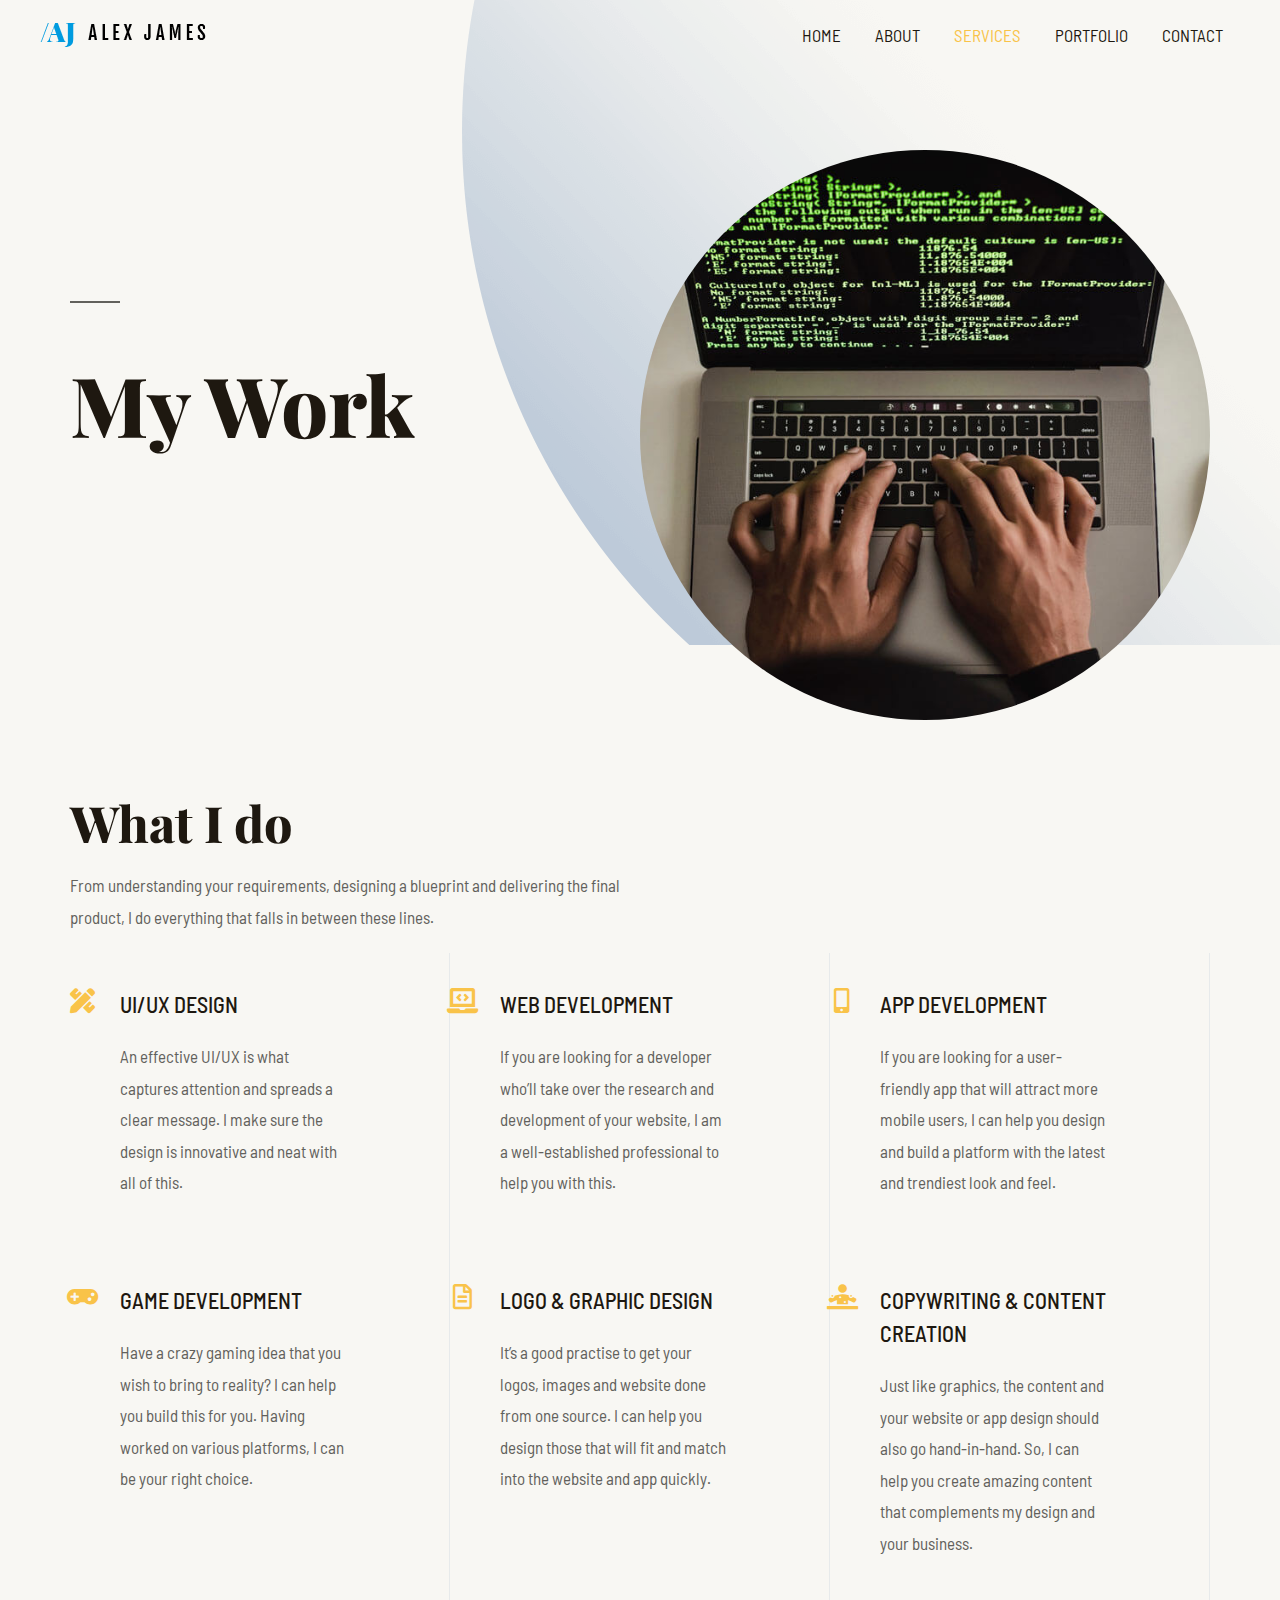
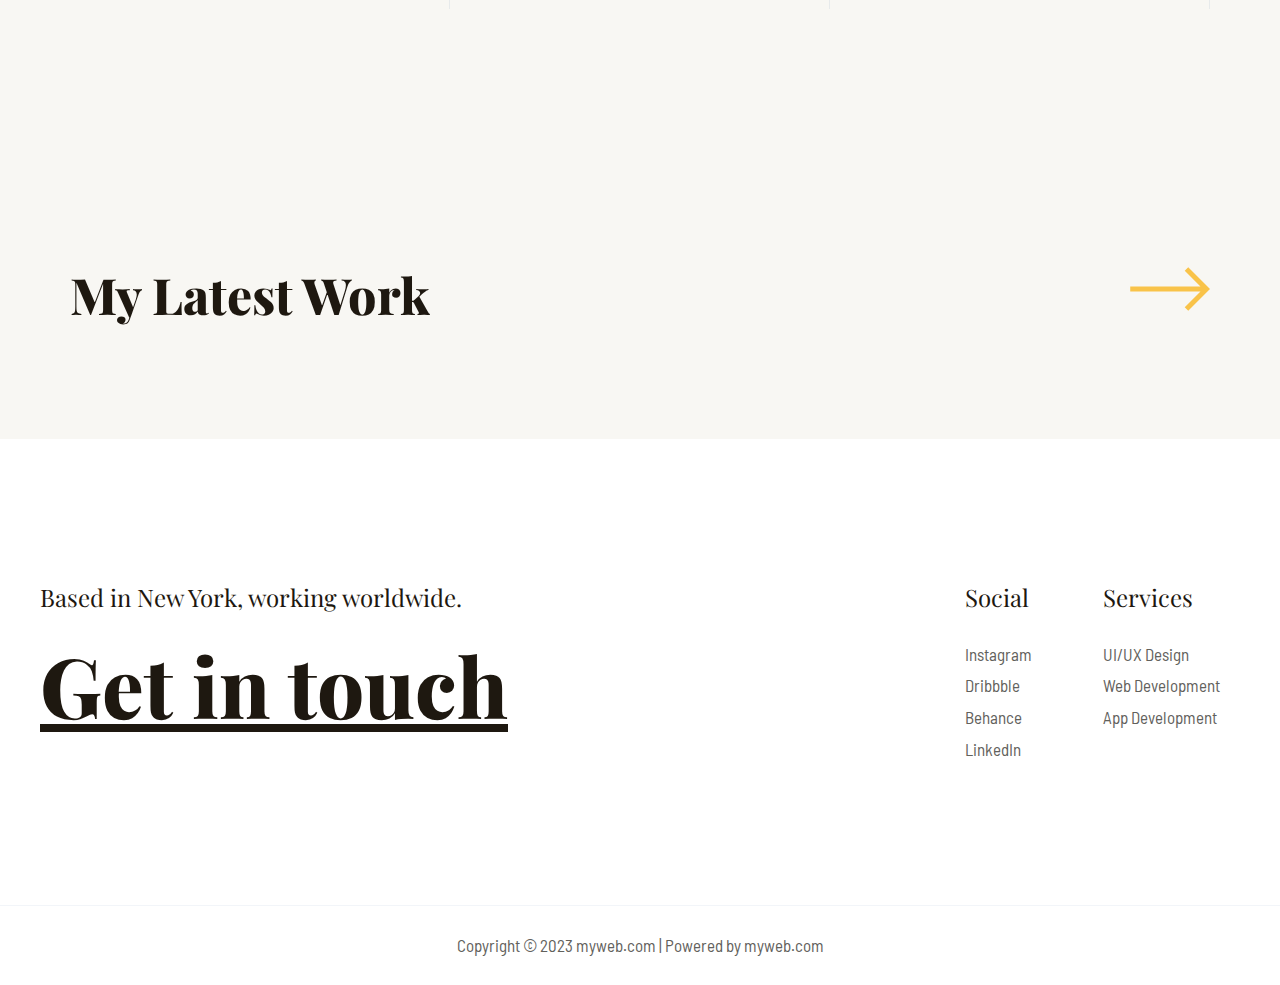
<file: services/index.html>
<!DOCTYPE html>
<html lang="en-US">
<head>
<meta charset="UTF-8">
<meta name="viewport" content="width=device-width, initial-scale=1">
<link rel="profile" href="https://gmpg.org/xfn/11">

<title>Services &#8211; myweb.com</title>
<meta name="robots" content="max-image-preview:large">
<link rel="dns-prefetch" href="//fonts.googleapis.com">
<link rel="alternate" type="application/rss+xml" title="myweb.com &raquo; Feed" href="https://dekadii01.github.io/wordpress/feed/">
<link rel="alternate" type="application/rss+xml" title="myweb.com &raquo; Comments Feed" href="https://dekadii01.github.io/wordpress/comments/feed/">
<script>
window._wpemojiSettings = {"baseUrl":"https:\/\/s.w.org\/images\/core\/emoji\/14.0.0\/72x72\/","ext":".png","svgUrl":"https:\/\/s.w.org\/images\/core\/emoji\/14.0.0\/svg\/","svgExt":".svg","source":{"concatemoji":"https:\/\/dekadii01.github.io\/wordpress\/wp-includes\/js\/wp-emoji-release.min.js?ver=6.1.1"}};
/*! This file is auto-generated */
!function(e,a,t){var n,r,o,i=a.createElement("canvas"),p=i.getContext&&i.getContext("2d");function s(e,t){var a=String.fromCharCode,e=(p.clearRect(0,0,i.width,i.height),p.fillText(a.apply(this,e),0,0),i.toDataURL());return p.clearRect(0,0,i.width,i.height),p.fillText(a.apply(this,t),0,0),e===i.toDataURL()}function c(e){var t=a.createElement("script");t.src=e,t.defer=t.type="text/javascript",a.getElementsByTagName("head")[0].appendChild(t)}for(o=Array("flag","emoji"),t.supports={everything:!0,everythingExceptFlag:!0},r=0;r<o.length;r++)t.supports[o[r]]=function(e){if(p&&p.fillText)switch(p.textBaseline="top",p.font="600 32px Arial",e){case"flag":return s([127987,65039,8205,9895,65039],[127987,65039,8203,9895,65039])?!1:!s([55356,56826,55356,56819],[55356,56826,8203,55356,56819])&&!s([55356,57332,56128,56423,56128,56418,56128,56421,56128,56430,56128,56423,56128,56447],[55356,57332,8203,56128,56423,8203,56128,56418,8203,56128,56421,8203,56128,56430,8203,56128,56423,8203,56128,56447]);case"emoji":return!s([129777,127995,8205,129778,127999],[129777,127995,8203,129778,127999])}return!1}(o[r]),t.supports.everything=t.supports.everything&&t.supports[o[r]],"flag"!==o[r]&&(t.supports.everythingExceptFlag=t.supports.everythingExceptFlag&&t.supports[o[r]]);t.supports.everythingExceptFlag=t.supports.everythingExceptFlag&&!t.supports.flag,t.DOMReady=!1,t.readyCallback=function(){t.DOMReady=!0},t.supports.everything||(n=function(){t.readyCallback()},a.addEventListener?(a.addEventListener("DOMContentLoaded",n,!1),e.addEventListener("load",n,!1)):(e.attachEvent("onload",n),a.attachEvent("onreadystatechange",function(){"complete"===a.readyState&&t.readyCallback()})),(e=t.source||{}).concatemoji?c(e.concatemoji):e.wpemoji&&e.twemoji&&(c(e.twemoji),c(e.wpemoji)))}(window,document,window._wpemojiSettings);
</script>
<style>img.wp-smiley,
img.emoji {
	display: inline !important;
	border: none !important;
	box-shadow: none !important;
	height: 1em !important;
	width: 1em !important;
	margin: 0 0.07em !important;
	vertical-align: -0.1em !important;
	background: none !important;
	padding: 0 !important;
}</style>
	<link rel="stylesheet" id="astra-theme-css-css" href="https://dekadii01.github.io/wordpress/wp-content/themes/astra/assets/css/minified/main.min.css?ver=4.0.2" media="all">
<style id="astra-theme-css-inline-css">.ast-no-sidebar .entry-content .alignfull {margin-left: calc( -50vw + 50%);margin-right: calc( -50vw + 50%);max-width: 100vw;width: 100vw;}.ast-no-sidebar .entry-content .alignwide {margin-left: calc(-41vw + 50%);margin-right: calc(-41vw + 50%);max-width: unset;width: unset;}.ast-no-sidebar .entry-content .alignfull .alignfull,.ast-no-sidebar .entry-content .alignfull .alignwide,.ast-no-sidebar .entry-content .alignwide .alignfull,.ast-no-sidebar .entry-content .alignwide .alignwide,.ast-no-sidebar .entry-content .wp-block-column .alignfull,.ast-no-sidebar .entry-content .wp-block-column .alignwide{width: 100%;margin-left: auto;margin-right: auto;}.wp-block-gallery,.blocks-gallery-grid {margin: 0;}.wp-block-separator {max-width: 100px;}.wp-block-separator.is-style-wide,.wp-block-separator.is-style-dots {max-width: none;}.entry-content .has-2-columns .wp-block-column:first-child {padding-right: 10px;}.entry-content .has-2-columns .wp-block-column:last-child {padding-left: 10px;}@media (max-width: 782px) {.entry-content .wp-block-columns .wp-block-column {flex-basis: 100%;}.entry-content .has-2-columns .wp-block-column:first-child {padding-right: 0;}.entry-content .has-2-columns .wp-block-column:last-child {padding-left: 0;}}body .entry-content .wp-block-latest-posts {margin-left: 0;}body .entry-content .wp-block-latest-posts li {list-style: none;}.ast-no-sidebar .ast-container .entry-content .wp-block-latest-posts {margin-left: 0;}.ast-header-break-point .entry-content .alignwide {margin-left: auto;margin-right: auto;}.entry-content .blocks-gallery-item img {margin-bottom: auto;}.wp-block-pullquote {border-top: 4px solid #555d66;border-bottom: 4px solid #555d66;color: #40464d;}:root{--ast-container-default-xlg-padding:6.67em;--ast-container-default-lg-padding:5.67em;--ast-container-default-slg-padding:4.34em;--ast-container-default-md-padding:3.34em;--ast-container-default-sm-padding:6.67em;--ast-container-default-xs-padding:2.4em;--ast-container-default-xxs-padding:1.4em;--ast-code-block-background:#EEEEEE;--ast-comment-inputs-background:#FAFAFA;}html{font-size:106.25%;}a,.page-title{color:var(--ast-global-color-2);}a:hover,a:focus{color:var(--ast-global-color-1);}body,button,input,select,textarea,.ast-button,.ast-custom-button{font-family:'Barlow Semi Condensed',sans-serif;font-weight:400;font-size:17px;font-size:1rem;}blockquote{color:var(--ast-global-color-3);}h1,.entry-content h1,h2,.entry-content h2,h3,.entry-content h3,h4,.entry-content h4,h5,.entry-content h5,h6,.entry-content h6,.site-title,.site-title a{font-family:'Barlow Semi Condensed',sans-serif;font-weight:500;}.site-title{font-size:35px;font-size:2.0588235294118rem;display:none;}.site-header .site-description{font-size:15px;font-size:0.88235294117647rem;display:none;}.entry-title{font-size:30px;font-size:1.7647058823529rem;}h1,.entry-content h1{font-size:83px;font-size:4.8823529411765rem;font-weight:800;font-family:'Playfair Display',serif;line-height:1.1em;}h2,.entry-content h2{font-size:50px;font-size:2.9411764705882rem;font-weight:800;font-family:'Playfair Display',serif;line-height:1.1em;}h3,.entry-content h3{font-size:35px;font-size:2.0588235294118rem;font-weight:800;font-family:'Playfair Display',serif;line-height:1.2em;}h4,.entry-content h4{font-size:22px;font-size:1.2941176470588rem;font-family:'Barlow Semi Condensed',sans-serif;}h5,.entry-content h5{font-size:20px;font-size:1.1764705882353rem;font-family:'Barlow Semi Condensed',sans-serif;}h6,.entry-content h6{font-size:17px;font-size:1rem;font-family:'Barlow Semi Condensed',sans-serif;}::selection{background-color:var(--ast-global-color-0);color:#000000;}body,h1,.entry-title a,.entry-content h1,h2,.entry-content h2,h3,.entry-content h3,h4,.entry-content h4,h5,.entry-content h5,h6,.entry-content h6{color:var(--ast-global-color-3);}.tagcloud a:hover,.tagcloud a:focus,.tagcloud a.current-item{color:#ffffff;border-color:var(--ast-global-color-2);background-color:var(--ast-global-color-2);}input:focus,input[type="text"]:focus,input[type="email"]:focus,input[type="url"]:focus,input[type="password"]:focus,input[type="reset"]:focus,input[type="search"]:focus,textarea:focus{border-color:var(--ast-global-color-2);}input[type="radio"]:checked,input[type=reset],input[type="checkbox"]:checked,input[type="checkbox"]:hover:checked,input[type="checkbox"]:focus:checked,input[type=range]::-webkit-slider-thumb{border-color:var(--ast-global-color-2);background-color:var(--ast-global-color-2);box-shadow:none;}.site-footer a:hover + .post-count,.site-footer a:focus + .post-count{background:var(--ast-global-color-2);border-color:var(--ast-global-color-2);}.single .nav-links .nav-previous,.single .nav-links .nav-next{color:var(--ast-global-color-2);}.entry-meta,.entry-meta *{line-height:1.45;color:var(--ast-global-color-2);}.entry-meta a:hover,.entry-meta a:hover *,.entry-meta a:focus,.entry-meta a:focus *,.page-links > .page-link,.page-links .page-link:hover,.post-navigation a:hover{color:var(--ast-global-color-1);}#cat option,.secondary .calendar_wrap thead a,.secondary .calendar_wrap thead a:visited{color:var(--ast-global-color-2);}.secondary .calendar_wrap #today,.ast-progress-val span{background:var(--ast-global-color-2);}.secondary a:hover + .post-count,.secondary a:focus + .post-count{background:var(--ast-global-color-2);border-color:var(--ast-global-color-2);}.calendar_wrap #today > a{color:#ffffff;}.page-links .page-link,.single .post-navigation a{color:var(--ast-global-color-2);}.widget-title{font-size:24px;font-size:1.4117647058824rem;color:var(--ast-global-color-3);}.site-logo-img img{ transition:all 0.2s linear;}.ast-page-builder-template .hentry {margin: 0;}.ast-page-builder-template .site-content > .ast-container {max-width: 100%;padding: 0;}.ast-page-builder-template .site-content #primary {padding: 0;margin: 0;}.ast-page-builder-template .no-results {text-align: center;margin: 4em auto;}.ast-page-builder-template .ast-pagination {padding: 2em;}.ast-page-builder-template .entry-header.ast-no-title.ast-no-thumbnail {margin-top: 0;}.ast-page-builder-template .entry-header.ast-header-without-markup {margin-top: 0;margin-bottom: 0;}.ast-page-builder-template .entry-header.ast-no-title.ast-no-meta {margin-bottom: 0;}.ast-page-builder-template.single .post-navigation {padding-bottom: 2em;}.ast-page-builder-template.single-post .site-content > .ast-container {max-width: 100%;}.ast-page-builder-template .entry-header {margin-top: 4em;margin-left: auto;margin-right: auto;padding-left: 20px;padding-right: 20px;}.single.ast-page-builder-template .entry-header {padding-left: 20px;padding-right: 20px;}.ast-page-builder-template .ast-archive-description {margin: 4em auto 0;padding-left: 20px;padding-right: 20px;}.ast-page-builder-template.ast-no-sidebar .entry-content .alignwide {margin-left: 0;margin-right: 0;}@media (max-width:921px){#ast-desktop-header{display:none;}}@media (min-width:921px){#ast-mobile-header{display:none;}}.wp-block-buttons.aligncenter{justify-content:center;}@media (max-width:921px){.ast-theme-transparent-header #primary,.ast-theme-transparent-header #secondary{padding:0;}}@media (max-width:921px){.ast-plain-container.ast-no-sidebar #primary{padding:0;}}.ast-plain-container.ast-no-sidebar #primary{margin-top:0;margin-bottom:0;}@media (min-width:1200px){.wp-block-group .has-background{padding:20px;}}@media (min-width:1200px){.ast-no-sidebar.ast-separate-container .entry-content .wp-block-group.alignwide,.ast-no-sidebar.ast-separate-container .entry-content .wp-block-cover.alignwide{margin-left:-20px;margin-right:-20px;padding-left:20px;padding-right:20px;}.ast-no-sidebar.ast-separate-container .entry-content .wp-block-cover.alignfull,.ast-no-sidebar.ast-separate-container .entry-content .wp-block-group.alignfull{margin-left:-6.67em;margin-right:-6.67em;padding-left:6.67em;padding-right:6.67em;}}@media (min-width:1200px){.wp-block-cover-image.alignwide .wp-block-cover__inner-container,.wp-block-cover.alignwide .wp-block-cover__inner-container,.wp-block-cover-image.alignfull .wp-block-cover__inner-container,.wp-block-cover.alignfull .wp-block-cover__inner-container{width:100%;}}.wp-block-columns{margin-bottom:unset;}.wp-block-image.size-full{margin:2rem 0;}.wp-block-separator.has-background{padding:0;}.wp-block-gallery{margin-bottom:1.6em;}.wp-block-group{padding-top:4em;padding-bottom:4em;}.wp-block-group__inner-container .wp-block-columns:last-child,.wp-block-group__inner-container :last-child,.wp-block-table table{margin-bottom:0;}.blocks-gallery-grid{width:100%;}.wp-block-navigation-link__content{padding:5px 0;}.wp-block-group .wp-block-group .has-text-align-center,.wp-block-group .wp-block-column .has-text-align-center{max-width:100%;}.has-text-align-center{margin:0 auto;}@media (min-width:1200px){.wp-block-cover__inner-container,.alignwide .wp-block-group__inner-container,.alignfull .wp-block-group__inner-container{max-width:1200px;margin:0 auto;}.wp-block-group.alignnone,.wp-block-group.aligncenter,.wp-block-group.alignleft,.wp-block-group.alignright,.wp-block-group.alignwide,.wp-block-columns.alignwide{margin:2rem 0 1rem 0;}}@media (max-width:1200px){.wp-block-group{padding:3em;}.wp-block-group .wp-block-group{padding:1.5em;}.wp-block-columns,.wp-block-column{margin:1rem 0;}}@media (min-width:921px){.wp-block-columns .wp-block-group{padding:2em;}}@media (max-width:544px){.wp-block-cover-image .wp-block-cover__inner-container,.wp-block-cover .wp-block-cover__inner-container{width:unset;}.wp-block-cover,.wp-block-cover-image{padding:2em 0;}.wp-block-group,.wp-block-cover{padding:2em;}.wp-block-media-text__media img,.wp-block-media-text__media video{width:unset;max-width:100%;}.wp-block-media-text.has-background .wp-block-media-text__content{padding:1em;}}.wp-block-image.aligncenter{margin-left:auto;margin-right:auto;}.wp-block-table.aligncenter{margin-left:auto;margin-right:auto;}@media (min-width:544px){.entry-content .wp-block-media-text.has-media-on-the-right .wp-block-media-text__content{padding:0 8% 0 0;}.entry-content .wp-block-media-text .wp-block-media-text__content{padding:0 0 0 8%;}.ast-plain-container .site-content .entry-content .has-custom-content-position.is-position-bottom-left > *,.ast-plain-container .site-content .entry-content .has-custom-content-position.is-position-bottom-right > *,.ast-plain-container .site-content .entry-content .has-custom-content-position.is-position-top-left > *,.ast-plain-container .site-content .entry-content .has-custom-content-position.is-position-top-right > *,.ast-plain-container .site-content .entry-content .has-custom-content-position.is-position-center-right > *,.ast-plain-container .site-content .entry-content .has-custom-content-position.is-position-center-left > *{margin:0;}}@media (max-width:544px){.entry-content .wp-block-media-text .wp-block-media-text__content{padding:8% 0;}.wp-block-media-text .wp-block-media-text__media img{width:auto;max-width:100%;}}.wp-block-button.is-style-outline .wp-block-button__link{border-color:rgba(0,0,0,0);border-top-width:2px;border-right-width:2px;border-bottom-width:2px;border-left-width:2px;}.wp-block-button.is-style-outline > .wp-block-button__link:not(.has-text-color),.wp-block-button.wp-block-button__link.is-style-outline:not(.has-text-color){color:rgba(0,0,0,0);}.wp-block-button.is-style-outline .wp-block-button__link:hover,.wp-block-button.is-style-outline .wp-block-button__link:focus{color:var(--ast-global-color-2) !important;background-color:rgba(0,0,0,0);border-color:rgba(0,0,0,0);}.post-page-numbers.current .page-link,.ast-pagination .page-numbers.current{color:#000000;border-color:var(--ast-global-color-0);background-color:var(--ast-global-color-0);border-radius:2px;}@media (max-width:921px){.wp-block-button.is-style-outline .wp-block-button__link{padding-top:calc(15px - 2px);padding-right:calc(30px - 2px);padding-bottom:calc(15px - 2px);padding-left:calc(30px - 2px);}}@media (max-width:544px){.wp-block-button.is-style-outline .wp-block-button__link{padding-top:calc(15px - 2px);padding-right:calc(30px - 2px);padding-bottom:calc(15px - 2px);padding-left:calc(30px - 2px);}}@media (min-width:544px){.entry-content > .alignleft{margin-right:20px;}.entry-content > .alignright{margin-left:20px;}.wp-block-group.has-background{padding:20px;}}@media (max-width:921px){.ast-separate-container #primary,.ast-separate-container #secondary{padding:1.5em 0;}#primary,#secondary{padding:1.5em 0;margin:0;}.ast-left-sidebar #content > .ast-container{display:flex;flex-direction:column-reverse;width:100%;}.ast-separate-container .ast-article-post,.ast-separate-container .ast-article-single{padding:1.5em 2.14em;}.ast-author-box img.avatar{margin:20px 0 0 0;}}@media (min-width:922px){.ast-separate-container.ast-right-sidebar #primary,.ast-separate-container.ast-left-sidebar #primary{border:0;}.search-no-results.ast-separate-container #primary{margin-bottom:4em;}}.elementor-button-wrapper .elementor-button{border-style:solid;text-decoration:none;border-top-width:0;border-right-width:0;border-left-width:0;border-bottom-width:0;}body .elementor-button.elementor-size-sm,body .elementor-button.elementor-size-xs,body .elementor-button.elementor-size-md,body .elementor-button.elementor-size-lg,body .elementor-button.elementor-size-xl,body .elementor-button{border-radius:2px;padding-top:0px;padding-right:0px;padding-bottom:0px;padding-left:0px;}.elementor-button-wrapper .elementor-button{border-color:rgba(0,0,0,0);background-color:rgba(0,0,0,0);}.elementor-button-wrapper .elementor-button:hover,.elementor-button-wrapper .elementor-button:focus{color:var(--ast-global-color-2);background-color:rgba(0,0,0,0);border-color:rgba(0,0,0,0);}.wp-block-button .wp-block-button__link ,.elementor-button-wrapper .elementor-button,.elementor-button-wrapper .elementor-button:visited{color:var(--ast-global-color-0);}.elementor-button-wrapper .elementor-button{font-size:16px;font-size:0.94117647058824rem;line-height:1em;text-transform:uppercase;letter-spacing:2px;}body .elementor-button.elementor-size-sm,body .elementor-button.elementor-size-xs,body .elementor-button.elementor-size-md,body .elementor-button.elementor-size-lg,body .elementor-button.elementor-size-xl,body .elementor-button{font-size:16px;font-size:0.94117647058824rem;}.wp-block-button .wp-block-button__link:hover,.wp-block-button .wp-block-button__link:focus{color:var(--ast-global-color-2);background-color:rgba(0,0,0,0);border-color:rgba(0,0,0,0);}.elementor-widget-heading h1.elementor-heading-title{line-height:1.1em;}.elementor-widget-heading h2.elementor-heading-title{line-height:1.1em;}.elementor-widget-heading h3.elementor-heading-title{line-height:1.2em;}.wp-block-button .wp-block-button__link{border:none;background-color:rgba(0,0,0,0);color:var(--ast-global-color-0);font-family:inherit;font-weight:inherit;line-height:1em;text-transform:uppercase;letter-spacing:2px;font-size:16px;font-size:0.94117647058824rem;border-radius:2px;padding:15px 30px;}.wp-block-button.is-style-outline .wp-block-button__link{border-style:solid;border-top-width:2px;border-right-width:2px;border-left-width:2px;border-bottom-width:2px;border-color:rgba(0,0,0,0);padding-top:calc(15px - 2px);padding-right:calc(30px - 2px);padding-bottom:calc(15px - 2px);padding-left:calc(30px - 2px);}@media (max-width:921px){.wp-block-button .wp-block-button__link{border:none;padding:15px 30px;}.wp-block-button.is-style-outline .wp-block-button__link{padding-top:calc(15px - 2px);padding-right:calc(30px - 2px);padding-bottom:calc(15px - 2px);padding-left:calc(30px - 2px);}}@media (max-width:544px){.wp-block-button .wp-block-button__link{border:none;padding:15px 30px;}.wp-block-button.is-style-outline .wp-block-button__link{padding-top:calc(15px - 2px);padding-right:calc(30px - 2px);padding-bottom:calc(15px - 2px);padding-left:calc(30px - 2px);}}.menu-toggle,button,.ast-button,.ast-custom-button,.button,input#submit,input[type="button"],input[type="submit"],input[type="reset"]{border-style:solid;border-top-width:0;border-right-width:0;border-left-width:0;border-bottom-width:0;color:var(--ast-global-color-0);border-color:rgba(0,0,0,0);background-color:rgba(0,0,0,0);border-radius:2px;padding-top:0px;padding-right:0px;padding-bottom:0px;padding-left:0px;font-family:inherit;font-weight:inherit;font-size:16px;font-size:0.94117647058824rem;line-height:1em;text-transform:uppercase;letter-spacing:2px;}button:focus,.menu-toggle:hover,button:hover,.ast-button:hover,.ast-custom-button:hover .button:hover,.ast-custom-button:hover ,input[type=reset]:hover,input[type=reset]:focus,input#submit:hover,input#submit:focus,input[type="button"]:hover,input[type="button"]:focus,input[type="submit"]:hover,input[type="submit"]:focus{color:var(--ast-global-color-2);background-color:rgba(0,0,0,0);border-color:rgba(0,0,0,0);}@media (min-width:544px){.ast-container{max-width:100%;}}@media (max-width:544px){.ast-separate-container .ast-article-post,.ast-separate-container .ast-article-single,.ast-separate-container .comments-title,.ast-separate-container .ast-archive-description{padding:1.5em 1em;}.ast-separate-container #content .ast-container{padding-left:0.54em;padding-right:0.54em;}.ast-separate-container .ast-comment-list li.depth-1{padding:1.5em 1em;margin-bottom:1.5em;}.ast-separate-container .ast-comment-list .bypostauthor{padding:.5em;}.ast-search-menu-icon.ast-dropdown-active .search-field{width:170px;}}@media (max-width:921px){.ast-mobile-header-stack .main-header-bar .ast-search-menu-icon{display:inline-block;}.ast-header-break-point.ast-header-custom-item-outside .ast-mobile-header-stack .main-header-bar .ast-search-icon{margin:0;}.ast-comment-avatar-wrap img{max-width:2.5em;}.ast-separate-container .ast-comment-list li.depth-1{padding:1.5em 2.14em;}.ast-separate-container .comment-respond{padding:2em 2.14em;}.ast-comment-meta{padding:0 1.8888em 1.3333em;}}body,.ast-separate-container{background-color:var(--ast-global-color-4);;background-image:none;;}.ast-no-sidebar.ast-separate-container .entry-content .alignfull {margin-left: -6.67em;margin-right: -6.67em;width: auto;}@media (max-width: 1200px) {.ast-no-sidebar.ast-separate-container .entry-content .alignfull {margin-left: -2.4em;margin-right: -2.4em;}}@media (max-width: 768px) {.ast-no-sidebar.ast-separate-container .entry-content .alignfull {margin-left: -2.14em;margin-right: -2.14em;}}@media (max-width: 544px) {.ast-no-sidebar.ast-separate-container .entry-content .alignfull {margin-left: -1em;margin-right: -1em;}}.ast-no-sidebar.ast-separate-container .entry-content .alignwide {margin-left: -20px;margin-right: -20px;}.ast-no-sidebar.ast-separate-container .entry-content .wp-block-column .alignfull,.ast-no-sidebar.ast-separate-container .entry-content .wp-block-column .alignwide {margin-left: auto;margin-right: auto;width: 100%;}@media (max-width:921px){.site-title{display:none;}.site-header .site-description{display:none;}.entry-title{font-size:30px;}h1,.entry-content h1{font-size:60px;}h2,.entry-content h2{font-size:43px;}h3,.entry-content h3{font-size:30px;}}@media (max-width:544px){.site-title{display:none;}.site-header .site-description{display:none;}.entry-title{font-size:30px;}h1,.entry-content h1{font-size:45px;}h2,.entry-content h2{font-size:35px;}h3,.entry-content h3{font-size:20px;}}@media (max-width:921px){html{font-size:96.9%;}}@media (max-width:544px){html{font-size:96.9%;}}@media (min-width:922px){.ast-container{max-width:1240px;}}@media (min-width:922px){.site-content .ast-container{display:flex;}}@media (max-width:921px){.site-content .ast-container{flex-direction:column;}}@media (min-width:922px){.main-header-menu .sub-menu .menu-item.ast-left-align-sub-menu:hover > .sub-menu,.main-header-menu .sub-menu .menu-item.ast-left-align-sub-menu.focus > .sub-menu{margin-left:-0px;}}.ast-theme-transparent-header [data-section="section-header-mobile-trigger"] .ast-button-wrap .mobile-menu-toggle-icon .ast-mobile-svg{fill:var(--ast-global-color-2);}.ast-theme-transparent-header [data-section="section-header-mobile-trigger"] .ast-button-wrap .mobile-menu-wrap .mobile-menu{color:var(--ast-global-color-2);}.ast-theme-transparent-header [data-section="section-header-mobile-trigger"] .ast-button-wrap .ast-mobile-menu-trigger-minimal{background:transparent;}blockquote {padding: 1.2em;}:root .has-ast-global-color-0-color{color:var(--ast-global-color-0);}:root .has-ast-global-color-0-background-color{background-color:var(--ast-global-color-0);}:root .wp-block-button .has-ast-global-color-0-color{color:var(--ast-global-color-0);}:root .wp-block-button .has-ast-global-color-0-background-color{background-color:var(--ast-global-color-0);}:root .has-ast-global-color-1-color{color:var(--ast-global-color-1);}:root .has-ast-global-color-1-background-color{background-color:var(--ast-global-color-1);}:root .wp-block-button .has-ast-global-color-1-color{color:var(--ast-global-color-1);}:root .wp-block-button .has-ast-global-color-1-background-color{background-color:var(--ast-global-color-1);}:root .has-ast-global-color-2-color{color:var(--ast-global-color-2);}:root .has-ast-global-color-2-background-color{background-color:var(--ast-global-color-2);}:root .wp-block-button .has-ast-global-color-2-color{color:var(--ast-global-color-2);}:root .wp-block-button .has-ast-global-color-2-background-color{background-color:var(--ast-global-color-2);}:root .has-ast-global-color-3-color{color:var(--ast-global-color-3);}:root .has-ast-global-color-3-background-color{background-color:var(--ast-global-color-3);}:root .wp-block-button .has-ast-global-color-3-color{color:var(--ast-global-color-3);}:root .wp-block-button .has-ast-global-color-3-background-color{background-color:var(--ast-global-color-3);}:root .has-ast-global-color-4-color{color:var(--ast-global-color-4);}:root .has-ast-global-color-4-background-color{background-color:var(--ast-global-color-4);}:root .wp-block-button .has-ast-global-color-4-color{color:var(--ast-global-color-4);}:root .wp-block-button .has-ast-global-color-4-background-color{background-color:var(--ast-global-color-4);}:root .has-ast-global-color-5-color{color:var(--ast-global-color-5);}:root .has-ast-global-color-5-background-color{background-color:var(--ast-global-color-5);}:root .wp-block-button .has-ast-global-color-5-color{color:var(--ast-global-color-5);}:root .wp-block-button .has-ast-global-color-5-background-color{background-color:var(--ast-global-color-5);}:root .has-ast-global-color-6-color{color:var(--ast-global-color-6);}:root .has-ast-global-color-6-background-color{background-color:var(--ast-global-color-6);}:root .wp-block-button .has-ast-global-color-6-color{color:var(--ast-global-color-6);}:root .wp-block-button .has-ast-global-color-6-background-color{background-color:var(--ast-global-color-6);}:root .has-ast-global-color-7-color{color:var(--ast-global-color-7);}:root .has-ast-global-color-7-background-color{background-color:var(--ast-global-color-7);}:root .wp-block-button .has-ast-global-color-7-color{color:var(--ast-global-color-7);}:root .wp-block-button .has-ast-global-color-7-background-color{background-color:var(--ast-global-color-7);}:root .has-ast-global-color-8-color{color:var(--ast-global-color-8);}:root .has-ast-global-color-8-background-color{background-color:var(--ast-global-color-8);}:root .wp-block-button .has-ast-global-color-8-color{color:var(--ast-global-color-8);}:root .wp-block-button .has-ast-global-color-8-background-color{background-color:var(--ast-global-color-8);}:root{--ast-global-color-0:#F9C349;--ast-global-color-1:#FFB100;--ast-global-color-2:#1E1810;--ast-global-color-3:#62615C;--ast-global-color-4:#F8F7F3;--ast-global-color-5:#FFFFFF;--ast-global-color-6:#000000;--ast-global-color-7:#4B4F58;--ast-global-color-8:#F6F7F8;}:root {--ast-border-color : #dddddd;}.ast-single-entry-banner {-js-display: flex;display: flex;flex-direction: column;justify-content: center;text-align: center;position: relative;background: #eeeeee;}.ast-single-entry-banner[data-banner-layout="layout-1"] {max-width: 1200px;background: inherit;padding: 20px 0;}.ast-single-entry-banner[data-banner-width-type="custom"] {margin: 0 auto;width: 100%;}.ast-single-entry-banner + .site-content .entry-header {margin-bottom: 0;}header.entry-header .entry-title{font-size:30px;font-size:1.7647058823529rem;}header.entry-header > *:not(:last-child){margin-bottom:10px;}.ast-archive-entry-banner {-js-display: flex;display: flex;flex-direction: column;justify-content: center;text-align: center;position: relative;background: #eeeeee;}.ast-archive-entry-banner[data-banner-width-type="custom"] {margin: 0 auto;width: 100%;}.ast-archive-entry-banner[data-banner-layout="layout-1"] {background: inherit;padding: 20px 0;text-align: left;}body.archive .ast-archive-description{max-width:1200px;width:100%;text-align:left;padding-top:3em;padding-right:3em;padding-bottom:3em;padding-left:3em;}body.archive .ast-archive-description .ast-archive-title,body.archive .ast-archive-description .ast-archive-title *{font-size:40px;font-size:2.3529411764706rem;}body.archive .ast-archive-description > *:not(:last-child){margin-bottom:10px;}@media (max-width:921px){body.archive .ast-archive-description{text-align:left;}}@media (max-width:544px){body.archive .ast-archive-description{text-align:left;}}.ast-theme-transparent-header #masthead .site-logo-img .transparent-custom-logo .astra-logo-svg{width:150px;}.ast-theme-transparent-header #masthead .site-logo-img .transparent-custom-logo img{ max-width:150px;}@media (max-width:921px){.ast-theme-transparent-header #masthead .site-logo-img .transparent-custom-logo .astra-logo-svg{width:120px;}.ast-theme-transparent-header #masthead .site-logo-img .transparent-custom-logo img{ max-width:120px;}}@media (max-width:543px){.ast-theme-transparent-header #masthead .site-logo-img .transparent-custom-logo .astra-logo-svg{width:100px;}.ast-theme-transparent-header #masthead .site-logo-img .transparent-custom-logo img{ max-width:100px;}}@media (min-width:921px){.ast-theme-transparent-header #masthead{position:absolute;left:0;right:0;}.ast-theme-transparent-header .main-header-bar,.ast-theme-transparent-header.ast-header-break-point .main-header-bar{background:none;}body.elementor-editor-active.ast-theme-transparent-header #masthead,.fl-builder-edit .ast-theme-transparent-header #masthead,body.vc_editor.ast-theme-transparent-header #masthead,body.brz-ed.ast-theme-transparent-header #masthead{z-index:0;}.ast-header-break-point.ast-replace-site-logo-transparent.ast-theme-transparent-header .custom-mobile-logo-link{display:none;}.ast-header-break-point.ast-replace-site-logo-transparent.ast-theme-transparent-header .transparent-custom-logo{display:inline-block;}.ast-theme-transparent-header .ast-above-header,.ast-theme-transparent-header .ast-above-header.ast-above-header-bar{background-image:none;background-color:transparent;}.ast-theme-transparent-header .ast-below-header{background-image:none;background-color:transparent;}}.ast-theme-transparent-header .ast-builder-menu .main-header-menu,.ast-theme-transparent-header .ast-builder-menu .main-header-menu .menu-link,.ast-theme-transparent-header [CLASS*="ast-builder-menu-"] .main-header-menu .menu-item > .menu-link,.ast-theme-transparent-header .ast-masthead-custom-menu-items,.ast-theme-transparent-header .ast-masthead-custom-menu-items a,.ast-theme-transparent-header .ast-builder-menu .main-header-menu .menu-item > .ast-menu-toggle,.ast-theme-transparent-header .ast-builder-menu .main-header-menu .menu-item > .ast-menu-toggle,.ast-theme-transparent-header .ast-above-header-navigation a,.ast-header-break-point.ast-theme-transparent-header .ast-above-header-navigation a,.ast-header-break-point.ast-theme-transparent-header .ast-above-header-navigation > ul.ast-above-header-menu > .menu-item-has-children:not(.current-menu-item) > .ast-menu-toggle,.ast-theme-transparent-header .ast-below-header-menu,.ast-theme-transparent-header .ast-below-header-menu a,.ast-header-break-point.ast-theme-transparent-header .ast-below-header-menu a,.ast-header-break-point.ast-theme-transparent-header .ast-below-header-menu,.ast-theme-transparent-header .main-header-menu .menu-link{color:var(--ast-global-color-2);}.ast-theme-transparent-header .ast-builder-menu .main-header-menu .menu-item:hover > .menu-link,.ast-theme-transparent-header .ast-builder-menu .main-header-menu .menu-item:hover > .ast-menu-toggle,.ast-theme-transparent-header .ast-builder-menu .main-header-menu .ast-masthead-custom-menu-items a:hover,.ast-theme-transparent-header .ast-builder-menu .main-header-menu .focus > .menu-link,.ast-theme-transparent-header .ast-builder-menu .main-header-menu .focus > .ast-menu-toggle,.ast-theme-transparent-header .ast-builder-menu .main-header-menu .current-menu-item > .menu-link,.ast-theme-transparent-header .ast-builder-menu .main-header-menu .current-menu-ancestor > .menu-link,.ast-theme-transparent-header .ast-builder-menu .main-header-menu .current-menu-item > .ast-menu-toggle,.ast-theme-transparent-header .ast-builder-menu .main-header-menu .current-menu-ancestor > .ast-menu-toggle,.ast-theme-transparent-header [CLASS*="ast-builder-menu-"] .main-header-menu .current-menu-item > .menu-link,.ast-theme-transparent-header [CLASS*="ast-builder-menu-"] .main-header-menu .current-menu-ancestor > .menu-link,.ast-theme-transparent-header [CLASS*="ast-builder-menu-"] .main-header-menu .current-menu-item > .ast-menu-toggle,.ast-theme-transparent-header [CLASS*="ast-builder-menu-"] .main-header-menu .current-menu-ancestor > .ast-menu-toggle,.ast-theme-transparent-header .main-header-menu .menu-item:hover > .menu-link,.ast-theme-transparent-header .main-header-menu .current-menu-item > .menu-link,.ast-theme-transparent-header .main-header-menu .current-menu-ancestor > .menu-link{color:var(--ast-global-color-0);}@media (max-width:921px){.ast-theme-transparent-header #masthead{position:absolute;left:0;right:0;}.ast-theme-transparent-header .main-header-bar,.ast-theme-transparent-header.ast-header-break-point .main-header-bar{background:none;}body.elementor-editor-active.ast-theme-transparent-header #masthead,.fl-builder-edit .ast-theme-transparent-header #masthead,body.vc_editor.ast-theme-transparent-header #masthead,body.brz-ed.ast-theme-transparent-header #masthead{z-index:0;}.ast-header-break-point.ast-replace-site-logo-transparent.ast-theme-transparent-header .custom-mobile-logo-link{display:none;}.ast-header-break-point.ast-replace-site-logo-transparent.ast-theme-transparent-header .transparent-custom-logo{display:inline-block;}.ast-theme-transparent-header .ast-above-header,.ast-theme-transparent-header .ast-above-header.ast-above-header-bar{background-image:none;background-color:transparent;}.ast-theme-transparent-header .ast-below-header{background-image:none;background-color:transparent;}}.ast-theme-transparent-header #ast-desktop-header > [CLASS*="-header-wrap"]:nth-last-child(2) > [CLASS*="-header-bar"],.ast-theme-transparent-header.ast-header-break-point #ast-mobile-header > [CLASS*="-header-wrap"]:nth-last-child(2) > [CLASS*="-header-bar"]{border-bottom-style:none;}.ast-breadcrumbs .trail-browse,.ast-breadcrumbs .trail-items,.ast-breadcrumbs .trail-items li{display:inline-block;margin:0;padding:0;border:none;background:inherit;text-indent:0;}.ast-breadcrumbs .trail-browse{font-size:inherit;font-style:inherit;font-weight:inherit;color:inherit;}.ast-breadcrumbs .trail-items{list-style:none;}.trail-items li::after{padding:0 0.3em;content:"\00bb";}.trail-items li:last-of-type::after{display:none;}h1,.entry-content h1,h2,.entry-content h2,h3,.entry-content h3,h4,.entry-content h4,h5,.entry-content h5,h6,.entry-content h6{color:var(--ast-global-color-2);}@media (max-width:921px){.ast-builder-grid-row-container.ast-builder-grid-row-tablet-3-firstrow .ast-builder-grid-row > *:first-child,.ast-builder-grid-row-container.ast-builder-grid-row-tablet-3-lastrow .ast-builder-grid-row > *:last-child{grid-column:1 / -1;}}@media (max-width:544px){.ast-builder-grid-row-container.ast-builder-grid-row-mobile-3-firstrow .ast-builder-grid-row > *:first-child,.ast-builder-grid-row-container.ast-builder-grid-row-mobile-3-lastrow .ast-builder-grid-row > *:last-child{grid-column:1 / -1;}}.ast-builder-layout-element[data-section="title_tagline"]{display:flex;}@media (max-width:921px){.ast-header-break-point .ast-builder-layout-element[data-section="title_tagline"]{display:flex;}}@media (max-width:544px){.ast-header-break-point .ast-builder-layout-element[data-section="title_tagline"]{display:flex;}}.ast-builder-menu-1{font-family:inherit;font-weight:inherit;text-transform:uppercase;}.ast-builder-menu-1 .sub-menu,.ast-builder-menu-1 .inline-on-mobile .sub-menu{border-top-width:2px;border-bottom-width:0px;border-right-width:0px;border-left-width:0px;border-color:var(--ast-global-color-0);border-style:solid;border-radius:0px;}.ast-builder-menu-1 .main-header-menu > .menu-item > .sub-menu,.ast-builder-menu-1 .main-header-menu > .menu-item > .astra-full-megamenu-wrapper{margin-top:0px;}.ast-desktop .ast-builder-menu-1 .main-header-menu > .menu-item > .sub-menu:before,.ast-desktop .ast-builder-menu-1 .main-header-menu > .menu-item > .astra-full-megamenu-wrapper:before{height:calc( 0px + 5px );}.ast-desktop .ast-builder-menu-1 .menu-item .sub-menu .menu-link{border-style:none;}@media (max-width:921px){.ast-header-break-point .ast-builder-menu-1 .menu-item.menu-item-has-children > .ast-menu-toggle{top:0;}.ast-builder-menu-1 .menu-item-has-children > .menu-link:after{content:unset;}.ast-builder-menu-1 .main-header-menu > .menu-item > .sub-menu,.ast-builder-menu-1 .main-header-menu > .menu-item > .astra-full-megamenu-wrapper{margin-top:0;}}@media (max-width:544px){.ast-header-break-point .ast-builder-menu-1 .menu-item.menu-item-has-children > .ast-menu-toggle{top:0;}.ast-builder-menu-1 .main-header-menu > .menu-item > .sub-menu,.ast-builder-menu-1 .main-header-menu > .menu-item > .astra-full-megamenu-wrapper{margin-top:0;}}.ast-builder-menu-1{display:flex;}@media (max-width:921px){.ast-header-break-point .ast-builder-menu-1{display:flex;}}@media (max-width:544px){.ast-header-break-point .ast-builder-menu-1{display:flex;}}.ast-desktop .ast-menu-hover-style-underline > .menu-item > .menu-link:before,.ast-desktop .ast-menu-hover-style-overline > .menu-item > .menu-link:before {content: "";position: absolute;width: 100%;right: 50%;height: 1px;background-color: transparent;transform: scale(0,0) translate(-50%,0);transition: transform .3s ease-in-out,color .0s ease-in-out;}.ast-desktop .ast-menu-hover-style-underline > .menu-item:hover > .menu-link:before,.ast-desktop .ast-menu-hover-style-overline > .menu-item:hover > .menu-link:before {width: calc(100% - 1.2em);background-color: currentColor;transform: scale(1,1) translate(50%,0);}.ast-desktop .ast-menu-hover-style-underline > .menu-item > .menu-link:before {bottom: 0;}.ast-desktop .ast-menu-hover-style-overline > .menu-item > .menu-link:before {top: 0;}.ast-desktop .ast-menu-hover-style-zoom > .menu-item > .menu-link:hover {transition: all .3s ease;transform: scale(1.2);}.site-below-footer-wrap{padding-top:20px;padding-bottom:20px;}.site-below-footer-wrap[data-section="section-below-footer-builder"]{background-color:rgba(255,255,255,0);;background-image:none;;min-height:80px;border-style:solid;border-width:0px;border-top-width:1px;border-top-color:rgba(8,63,135,0.05);}.site-below-footer-wrap[data-section="section-below-footer-builder"] .ast-builder-grid-row{max-width:1200px;margin-left:auto;margin-right:auto;}.site-below-footer-wrap[data-section="section-below-footer-builder"] .ast-builder-grid-row,.site-below-footer-wrap[data-section="section-below-footer-builder"] .site-footer-section{align-items:flex-start;}.site-below-footer-wrap[data-section="section-below-footer-builder"].ast-footer-row-inline .site-footer-section{display:flex;margin-bottom:0;}.ast-builder-grid-row-full .ast-builder-grid-row{grid-template-columns:1fr;}@media (max-width:921px){.site-below-footer-wrap[data-section="section-below-footer-builder"].ast-footer-row-tablet-inline .site-footer-section{display:flex;margin-bottom:0;}.site-below-footer-wrap[data-section="section-below-footer-builder"].ast-footer-row-tablet-stack .site-footer-section{display:block;margin-bottom:10px;}.ast-builder-grid-row-container.ast-builder-grid-row-tablet-full .ast-builder-grid-row{grid-template-columns:1fr;}}@media (max-width:544px){.site-below-footer-wrap[data-section="section-below-footer-builder"].ast-footer-row-mobile-inline .site-footer-section{display:flex;margin-bottom:0;}.site-below-footer-wrap[data-section="section-below-footer-builder"].ast-footer-row-mobile-stack .site-footer-section{display:block;margin-bottom:10px;}.ast-builder-grid-row-container.ast-builder-grid-row-mobile-full .ast-builder-grid-row{grid-template-columns:1fr;}}.site-below-footer-wrap[data-section="section-below-footer-builder"]{display:grid;}@media (max-width:921px){.ast-header-break-point .site-below-footer-wrap[data-section="section-below-footer-builder"]{display:grid;}}@media (max-width:544px){.ast-header-break-point .site-below-footer-wrap[data-section="section-below-footer-builder"]{display:grid;}}.ast-footer-copyright{text-align:center;}.ast-footer-copyright {color:var(--ast-global-color-3);}@media (max-width:921px){.ast-footer-copyright{text-align:center;}}@media (max-width:544px){.ast-footer-copyright{text-align:center;}}.ast-footer-copyright.ast-builder-layout-element{display:flex;}@media (max-width:921px){.ast-header-break-point .ast-footer-copyright.ast-builder-layout-element{display:flex;}}@media (max-width:544px){.ast-header-break-point .ast-footer-copyright.ast-builder-layout-element{display:flex;}}.site-footer{background-color:var(--ast-global-color-5);;background-image:none;;}@media (max-width:921px){.ast-hfb-header .site-footer{padding-left:25px;padding-right:25px;}}.site-primary-footer-wrap{padding-top:45px;padding-bottom:45px;}.site-primary-footer-wrap[data-section="section-primary-footer-builder"]{background-color:rgba(255,255,255,0);;background-image:none;;}.site-primary-footer-wrap[data-section="section-primary-footer-builder"] .ast-builder-grid-row{max-width:1200px;margin-left:auto;margin-right:auto;}.site-primary-footer-wrap[data-section="section-primary-footer-builder"] .ast-builder-grid-row,.site-primary-footer-wrap[data-section="section-primary-footer-builder"] .site-footer-section{align-items:flex-start;}.site-primary-footer-wrap[data-section="section-primary-footer-builder"].ast-footer-row-inline .site-footer-section{display:flex;margin-bottom:0;}.ast-builder-grid-row-3-lheavy .ast-builder-grid-row{grid-template-columns:2fr 1fr 1fr;}@media (max-width:921px){.site-primary-footer-wrap[data-section="section-primary-footer-builder"].ast-footer-row-tablet-inline .site-footer-section{display:flex;margin-bottom:0;}.site-primary-footer-wrap[data-section="section-primary-footer-builder"].ast-footer-row-tablet-stack .site-footer-section{display:block;margin-bottom:10px;}.ast-builder-grid-row-container.ast-builder-grid-row-tablet-3-equal .ast-builder-grid-row{grid-template-columns:repeat( 3,1fr );}}@media (max-width:544px){.site-primary-footer-wrap[data-section="section-primary-footer-builder"].ast-footer-row-mobile-inline .site-footer-section{display:flex;margin-bottom:0;}.site-primary-footer-wrap[data-section="section-primary-footer-builder"].ast-footer-row-mobile-stack .site-footer-section{display:block;margin-bottom:10px;}.ast-builder-grid-row-container.ast-builder-grid-row-mobile-full .ast-builder-grid-row{grid-template-columns:1fr;}}.site-primary-footer-wrap[data-section="section-primary-footer-builder"]{padding-top:140px;padding-bottom:130px;padding-left:30px;padding-right:30px;}@media (max-width:921px){.site-primary-footer-wrap[data-section="section-primary-footer-builder"]{padding-top:50px;padding-bottom:100px;padding-left:0px;padding-right:0px;}}@media (max-width:544px){.site-primary-footer-wrap[data-section="section-primary-footer-builder"]{padding-top:75px;padding-bottom:50px;padding-left:0px;padding-right:0px;}}.site-primary-footer-wrap[data-section="section-primary-footer-builder"]{display:grid;}@media (max-width:921px){.ast-header-break-point .site-primary-footer-wrap[data-section="section-primary-footer-builder"]{display:grid;}}@media (max-width:544px){.ast-header-break-point .site-primary-footer-wrap[data-section="section-primary-footer-builder"]{display:grid;}}.footer-widget-area[data-section="sidebar-widgets-footer-widget-1"].footer-widget-area-inner{text-align:left;}@media (max-width:921px){.footer-widget-area[data-section="sidebar-widgets-footer-widget-1"].footer-widget-area-inner{text-align:left;}}@media (max-width:544px){.footer-widget-area[data-section="sidebar-widgets-footer-widget-1"].footer-widget-area-inner{text-align:center;}}.footer-widget-area[data-section="sidebar-widgets-footer-widget-1"].footer-widget-area-inner a{color:var(--ast-global-color-3);}.footer-widget-area[data-section="sidebar-widgets-footer-widget-1"].footer-widget-area-inner a:hover{color:var(--ast-global-color-1);}.footer-widget-area[data-section="sidebar-widgets-footer-widget-1"] .widget-title{color:var(--ast-global-color-2);}.footer-widget-area[data-section="sidebar-widgets-footer-widget-1"]{display:block;}@media (max-width:921px){.ast-header-break-point .footer-widget-area[data-section="sidebar-widgets-footer-widget-1"]{display:block;}}@media (max-width:544px){.ast-header-break-point .footer-widget-area[data-section="sidebar-widgets-footer-widget-1"]{display:block;}}.footer-widget-area[data-section="sidebar-widgets-footer-widget-2"].footer-widget-area-inner a{color:var(--ast-global-color-2);}.footer-widget-area[data-section="sidebar-widgets-footer-widget-2"].footer-widget-area-inner a:hover{color:var(--ast-global-color-1);}.footer-widget-area[data-section="sidebar-widgets-footer-widget-2"] .widget-title{color:var(--ast-global-color-2);}.footer-widget-area[data-section="sidebar-widgets-footer-widget-2"]{display:block;}@media (max-width:921px){.ast-header-break-point .footer-widget-area[data-section="sidebar-widgets-footer-widget-2"]{display:block;}}@media (max-width:544px){.ast-header-break-point .footer-widget-area[data-section="sidebar-widgets-footer-widget-2"]{display:block;}}.footer-widget-area[data-section="sidebar-widgets-footer-widget-3"].footer-widget-area-inner a{color:var(--ast-global-color-3);}.footer-widget-area[data-section="sidebar-widgets-footer-widget-3"].footer-widget-area-inner a:hover{color:var(--ast-global-color-1);}.footer-widget-area[data-section="sidebar-widgets-footer-widget-3"] .widget-title{color:var(--ast-global-color-2);}.footer-widget-area[data-section="sidebar-widgets-footer-widget-3"]{display:block;}@media (max-width:921px){.ast-header-break-point .footer-widget-area[data-section="sidebar-widgets-footer-widget-3"]{display:block;}}@media (max-width:544px){.ast-header-break-point .footer-widget-area[data-section="sidebar-widgets-footer-widget-3"]{display:block;}}.footer-widget-area[data-section="sidebar-widgets-footer-widget-2"].footer-widget-area-inner{text-align:left;}@media (max-width:921px){.footer-widget-area[data-section="sidebar-widgets-footer-widget-2"].footer-widget-area-inner{text-align:left;}}@media (max-width:544px){.footer-widget-area[data-section="sidebar-widgets-footer-widget-2"].footer-widget-area-inner{text-align:center;}}.footer-widget-area[data-section="sidebar-widgets-footer-widget-1"].footer-widget-area-inner a{color:var(--ast-global-color-3);}.footer-widget-area[data-section="sidebar-widgets-footer-widget-1"].footer-widget-area-inner a:hover{color:var(--ast-global-color-1);}.footer-widget-area[data-section="sidebar-widgets-footer-widget-1"] .widget-title{color:var(--ast-global-color-2);}.footer-widget-area[data-section="sidebar-widgets-footer-widget-1"]{display:block;}@media (max-width:921px){.ast-header-break-point .footer-widget-area[data-section="sidebar-widgets-footer-widget-1"]{display:block;}}@media (max-width:544px){.ast-header-break-point .footer-widget-area[data-section="sidebar-widgets-footer-widget-1"]{display:block;}}.footer-widget-area[data-section="sidebar-widgets-footer-widget-2"].footer-widget-area-inner a{color:var(--ast-global-color-2);}.footer-widget-area[data-section="sidebar-widgets-footer-widget-2"].footer-widget-area-inner a:hover{color:var(--ast-global-color-1);}.footer-widget-area[data-section="sidebar-widgets-footer-widget-2"] .widget-title{color:var(--ast-global-color-2);}.footer-widget-area[data-section="sidebar-widgets-footer-widget-2"]{display:block;}@media (max-width:921px){.ast-header-break-point .footer-widget-area[data-section="sidebar-widgets-footer-widget-2"]{display:block;}}@media (max-width:544px){.ast-header-break-point .footer-widget-area[data-section="sidebar-widgets-footer-widget-2"]{display:block;}}.footer-widget-area[data-section="sidebar-widgets-footer-widget-3"].footer-widget-area-inner a{color:var(--ast-global-color-3);}.footer-widget-area[data-section="sidebar-widgets-footer-widget-3"].footer-widget-area-inner a:hover{color:var(--ast-global-color-1);}.footer-widget-area[data-section="sidebar-widgets-footer-widget-3"] .widget-title{color:var(--ast-global-color-2);}.footer-widget-area[data-section="sidebar-widgets-footer-widget-3"]{display:block;}@media (max-width:921px){.ast-header-break-point .footer-widget-area[data-section="sidebar-widgets-footer-widget-3"]{display:block;}}@media (max-width:544px){.ast-header-break-point .footer-widget-area[data-section="sidebar-widgets-footer-widget-3"]{display:block;}}.footer-widget-area[data-section="sidebar-widgets-footer-widget-3"].footer-widget-area-inner{text-align:left;}@media (max-width:921px){.footer-widget-area[data-section="sidebar-widgets-footer-widget-3"].footer-widget-area-inner{text-align:left;}}@media (max-width:544px){.footer-widget-area[data-section="sidebar-widgets-footer-widget-3"].footer-widget-area-inner{text-align:center;}}.footer-widget-area[data-section="sidebar-widgets-footer-widget-1"].footer-widget-area-inner a{color:var(--ast-global-color-3);}.footer-widget-area[data-section="sidebar-widgets-footer-widget-1"].footer-widget-area-inner a:hover{color:var(--ast-global-color-1);}.footer-widget-area[data-section="sidebar-widgets-footer-widget-1"] .widget-title{color:var(--ast-global-color-2);}.footer-widget-area[data-section="sidebar-widgets-footer-widget-1"]{display:block;}@media (max-width:921px){.ast-header-break-point .footer-widget-area[data-section="sidebar-widgets-footer-widget-1"]{display:block;}}@media (max-width:544px){.ast-header-break-point .footer-widget-area[data-section="sidebar-widgets-footer-widget-1"]{display:block;}}.footer-widget-area[data-section="sidebar-widgets-footer-widget-2"].footer-widget-area-inner a{color:var(--ast-global-color-2);}.footer-widget-area[data-section="sidebar-widgets-footer-widget-2"].footer-widget-area-inner a:hover{color:var(--ast-global-color-1);}.footer-widget-area[data-section="sidebar-widgets-footer-widget-2"] .widget-title{color:var(--ast-global-color-2);}.footer-widget-area[data-section="sidebar-widgets-footer-widget-2"]{display:block;}@media (max-width:921px){.ast-header-break-point .footer-widget-area[data-section="sidebar-widgets-footer-widget-2"]{display:block;}}@media (max-width:544px){.ast-header-break-point .footer-widget-area[data-section="sidebar-widgets-footer-widget-2"]{display:block;}}.footer-widget-area[data-section="sidebar-widgets-footer-widget-3"].footer-widget-area-inner a{color:var(--ast-global-color-3);}.footer-widget-area[data-section="sidebar-widgets-footer-widget-3"].footer-widget-area-inner a:hover{color:var(--ast-global-color-1);}.footer-widget-area[data-section="sidebar-widgets-footer-widget-3"] .widget-title{color:var(--ast-global-color-2);}.footer-widget-area[data-section="sidebar-widgets-footer-widget-3"]{display:block;}@media (max-width:921px){.ast-header-break-point .footer-widget-area[data-section="sidebar-widgets-footer-widget-3"]{display:block;}}@media (max-width:544px){.ast-header-break-point .footer-widget-area[data-section="sidebar-widgets-footer-widget-3"]{display:block;}}.elementor-widget-heading .elementor-heading-title{margin:0;}.elementor-page .ast-menu-toggle{color:unset !important;background:unset !important;}.elementor-post.elementor-grid-item.hentry{margin-bottom:0;}.woocommerce div.product .elementor-element.elementor-products-grid .related.products ul.products li.product,.elementor-element .elementor-wc-products .woocommerce[class*='columns-'] ul.products li.product{width:auto;margin:0;float:none;}.ast-left-sidebar .elementor-section.elementor-section-stretched,.ast-right-sidebar .elementor-section.elementor-section-stretched{max-width:100%;left:0 !important;}.elementor-template-full-width .ast-container{display:block;}@media (max-width:544px){.elementor-element .elementor-wc-products .woocommerce[class*="columns-"] ul.products li.product{width:auto;margin:0;}.elementor-element .woocommerce .woocommerce-result-count{float:none;}}.ast-header-break-point .main-header-bar{border-bottom-width:1px;}@media (min-width:922px){.main-header-bar{border-bottom-width:1px;}}.main-header-menu .menu-item, #astra-footer-menu .menu-item, .main-header-bar .ast-masthead-custom-menu-items{-js-display:flex;display:flex;-webkit-box-pack:center;-webkit-justify-content:center;-moz-box-pack:center;-ms-flex-pack:center;justify-content:center;-webkit-box-orient:vertical;-webkit-box-direction:normal;-webkit-flex-direction:column;-moz-box-orient:vertical;-moz-box-direction:normal;-ms-flex-direction:column;flex-direction:column;}.main-header-menu > .menu-item > .menu-link, #astra-footer-menu > .menu-item > .menu-link{height:100%;-webkit-box-align:center;-webkit-align-items:center;-moz-box-align:center;-ms-flex-align:center;align-items:center;-js-display:flex;display:flex;}.ast-header-break-point .main-navigation ul .menu-item .menu-link .icon-arrow:first-of-type svg{top:.2em;margin-top:0px;margin-left:0px;width:.65em;transform:translate(0, -2px) rotateZ(270deg);}.ast-mobile-popup-content .ast-submenu-expanded > .ast-menu-toggle{transform:rotateX(180deg);overflow-y:auto;}.ast-separate-container .blog-layout-1, .ast-separate-container .blog-layout-2, .ast-separate-container .blog-layout-3{background-color:transparent;background-image:none;}.ast-separate-container .ast-article-post{background-color:var(--ast-global-color-5);;background-image:none;;}@media (max-width:921px){.ast-separate-container .ast-article-post{background-color:var(--ast-global-color-5);;background-image:none;;}}@media (max-width:544px){.ast-separate-container .ast-article-post{background-color:var(--ast-global-color-5);;background-image:none;;}}.ast-separate-container .ast-article-single:not(.ast-related-post), .ast-separate-container .comments-area .comment-respond,.ast-separate-container .comments-area .ast-comment-list li, .ast-separate-container .ast-woocommerce-container, .ast-separate-container .error-404, .ast-separate-container .no-results, .single.ast-separate-container  .ast-author-meta, .ast-separate-container .related-posts-title-wrapper, .ast-separate-container.ast-two-container #secondary .widget,.ast-separate-container .comments-count-wrapper, .ast-box-layout.ast-plain-container .site-content,.ast-padded-layout.ast-plain-container .site-content, .ast-separate-container .comments-area .comments-title, .ast-narrow-container .site-content{background-color:var(--ast-global-color-5);;background-image:none;;}@media (max-width:921px){.ast-separate-container .ast-article-single:not(.ast-related-post), .ast-separate-container .comments-area .comment-respond,.ast-separate-container .comments-area .ast-comment-list li, .ast-separate-container .ast-woocommerce-container, .ast-separate-container .error-404, .ast-separate-container .no-results, .single.ast-separate-container  .ast-author-meta, .ast-separate-container .related-posts-title-wrapper, .ast-separate-container.ast-two-container #secondary .widget,.ast-separate-container .comments-count-wrapper, .ast-box-layout.ast-plain-container .site-content,.ast-padded-layout.ast-plain-container .site-content, .ast-separate-container .comments-area .comments-title, .ast-narrow-container .site-content{background-color:var(--ast-global-color-5);;background-image:none;;}}@media (max-width:544px){.ast-separate-container .ast-article-single:not(.ast-related-post), .ast-separate-container .comments-area .comment-respond,.ast-separate-container .comments-area .ast-comment-list li, .ast-separate-container .ast-woocommerce-container, .ast-separate-container .error-404, .ast-separate-container .no-results, .single.ast-separate-container  .ast-author-meta, .ast-separate-container .related-posts-title-wrapper, .ast-separate-container.ast-two-container #secondary .widget,.ast-separate-container .comments-count-wrapper, .ast-box-layout.ast-plain-container .site-content,.ast-padded-layout.ast-plain-container .site-content, .ast-separate-container .comments-area .comments-title, .ast-narrow-container .site-content{background-color:var(--ast-global-color-5);;background-image:none;;}}.ast-mobile-header-content > *,.ast-desktop-header-content > * {padding: 10px 0;height: auto;}.ast-mobile-header-content > *:first-child,.ast-desktop-header-content > *:first-child {padding-top: 10px;}.ast-mobile-header-content > .ast-builder-menu,.ast-desktop-header-content > .ast-builder-menu {padding-top: 0;}.ast-mobile-header-content > *:last-child,.ast-desktop-header-content > *:last-child {padding-bottom: 0;}.ast-mobile-header-content .ast-search-menu-icon.ast-inline-search label,.ast-desktop-header-content .ast-search-menu-icon.ast-inline-search label {width: 100%;}.ast-desktop-header-content .main-header-bar-navigation .ast-submenu-expanded > .ast-menu-toggle::before {transform: rotateX(180deg);}#ast-desktop-header .ast-desktop-header-content,.ast-mobile-header-content .ast-search-icon,.ast-desktop-header-content .ast-search-icon,.ast-mobile-header-wrap .ast-mobile-header-content,.ast-main-header-nav-open.ast-popup-nav-open .ast-mobile-header-wrap .ast-mobile-header-content,.ast-main-header-nav-open.ast-popup-nav-open .ast-desktop-header-content {display: none;}.ast-main-header-nav-open.ast-header-break-point #ast-desktop-header .ast-desktop-header-content,.ast-main-header-nav-open.ast-header-break-point .ast-mobile-header-wrap .ast-mobile-header-content {display: block;}.ast-desktop .ast-desktop-header-content .astra-menu-animation-slide-up > .menu-item > .sub-menu,.ast-desktop .ast-desktop-header-content .astra-menu-animation-slide-up > .menu-item .menu-item > .sub-menu,.ast-desktop .ast-desktop-header-content .astra-menu-animation-slide-down > .menu-item > .sub-menu,.ast-desktop .ast-desktop-header-content .astra-menu-animation-slide-down > .menu-item .menu-item > .sub-menu,.ast-desktop .ast-desktop-header-content .astra-menu-animation-fade > .menu-item > .sub-menu,.ast-desktop .ast-desktop-header-content .astra-menu-animation-fade > .menu-item .menu-item > .sub-menu {opacity: 1;visibility: visible;}.ast-hfb-header.ast-default-menu-enable.ast-header-break-point .ast-mobile-header-wrap .ast-mobile-header-content .main-header-bar-navigation {width: unset;margin: unset;}.ast-mobile-header-content.content-align-flex-end .main-header-bar-navigation .menu-item-has-children > .ast-menu-toggle,.ast-desktop-header-content.content-align-flex-end .main-header-bar-navigation .menu-item-has-children > .ast-menu-toggle {left: calc( 20px - 0.907em);}.ast-mobile-header-content .ast-search-menu-icon,.ast-mobile-header-content .ast-search-menu-icon.slide-search,.ast-desktop-header-content .ast-search-menu-icon,.ast-desktop-header-content .ast-search-menu-icon.slide-search {width: 100%;position: relative;display: block;right: auto;transform: none;}.ast-mobile-header-content .ast-search-menu-icon.slide-search .search-form,.ast-mobile-header-content .ast-search-menu-icon .search-form,.ast-desktop-header-content .ast-search-menu-icon.slide-search .search-form,.ast-desktop-header-content .ast-search-menu-icon .search-form {right: 0;visibility: visible;opacity: 1;position: relative;top: auto;transform: none;padding: 0;display: block;overflow: hidden;}.ast-mobile-header-content .ast-search-menu-icon.ast-inline-search .search-field,.ast-mobile-header-content .ast-search-menu-icon .search-field,.ast-desktop-header-content .ast-search-menu-icon.ast-inline-search .search-field,.ast-desktop-header-content .ast-search-menu-icon .search-field {width: 100%;padding-right: 5.5em;}.ast-mobile-header-content .ast-search-menu-icon .search-submit,.ast-desktop-header-content .ast-search-menu-icon .search-submit {display: block;position: absolute;height: 100%;top: 0;right: 0;padding: 0 1em;border-radius: 0;}.ast-hfb-header.ast-default-menu-enable.ast-header-break-point .ast-mobile-header-wrap .ast-mobile-header-content .main-header-bar-navigation ul .sub-menu .menu-link {padding-left: 30px;}.ast-hfb-header.ast-default-menu-enable.ast-header-break-point .ast-mobile-header-wrap .ast-mobile-header-content .main-header-bar-navigation .sub-menu .menu-item .menu-item .menu-link {padding-left: 40px;}.ast-mobile-popup-drawer.active .ast-mobile-popup-inner{background-color:#ffffff;;}.ast-mobile-header-wrap .ast-mobile-header-content, .ast-desktop-header-content{background-color:#ffffff;;}.ast-mobile-popup-content > *, .ast-mobile-header-content > *, .ast-desktop-popup-content > *, .ast-desktop-header-content > *{padding-top:0px;padding-bottom:0px;}.content-align-flex-start .ast-builder-layout-element{justify-content:flex-start;}.content-align-flex-start .main-header-menu{text-align:left;}.ast-mobile-popup-drawer.active .menu-toggle-close{color:#3a3a3a;}.ast-mobile-header-wrap .ast-primary-header-bar,.ast-primary-header-bar .site-primary-header-wrap{min-height:70px;}.ast-desktop .ast-primary-header-bar .main-header-menu > .menu-item{line-height:70px;}@media (max-width:921px){#masthead .ast-mobile-header-wrap .ast-primary-header-bar,#masthead .ast-mobile-header-wrap .ast-below-header-bar{padding-left:20px;padding-right:20px;}}.ast-header-break-point .ast-primary-header-bar{border-bottom-width:0px;border-bottom-color:#eaeaea;border-bottom-style:solid;}@media (min-width:922px){.ast-primary-header-bar{border-bottom-width:0px;border-bottom-color:#eaeaea;border-bottom-style:solid;}}.ast-primary-header-bar{background-color:var(--ast-global-color-5);;background-image:none;;}.ast-primary-header-bar{display:block;}@media (max-width:921px){.ast-header-break-point .ast-primary-header-bar{display:grid;}}@media (max-width:544px){.ast-header-break-point .ast-primary-header-bar{display:grid;}}[data-section="section-header-mobile-trigger"] .ast-button-wrap .ast-mobile-menu-trigger-minimal{color:var(--ast-global-color-2);border:none;background:transparent;}[data-section="section-header-mobile-trigger"] .ast-button-wrap .mobile-menu-toggle-icon .ast-mobile-svg{width:20px;height:20px;fill:var(--ast-global-color-2);}[data-section="section-header-mobile-trigger"] .ast-button-wrap .mobile-menu-wrap .mobile-menu{color:var(--ast-global-color-2);}.ast-builder-menu-mobile .main-navigation .menu-item.menu-item-has-children > .ast-menu-toggle{top:0;}.ast-builder-menu-mobile .main-navigation .menu-item-has-children > .menu-link:after{content:unset;}.ast-hfb-header .ast-builder-menu-mobile .main-navigation .main-header-menu, .ast-hfb-header .ast-builder-menu-mobile .main-navigation .main-header-menu, .ast-hfb-header .ast-mobile-header-content .ast-builder-menu-mobile .main-navigation .main-header-menu, .ast-hfb-header .ast-mobile-popup-content .ast-builder-menu-mobile .main-navigation .main-header-menu{border-top-width:1px;border-color:#eaeaea;}.ast-hfb-header .ast-builder-menu-mobile .main-navigation .menu-item .sub-menu .menu-link, .ast-hfb-header .ast-builder-menu-mobile .main-navigation .menu-item .menu-link, .ast-hfb-header .ast-builder-menu-mobile .main-navigation .menu-item .sub-menu .menu-link, .ast-hfb-header .ast-builder-menu-mobile .main-navigation .menu-item .menu-link, .ast-hfb-header .ast-mobile-header-content .ast-builder-menu-mobile .main-navigation .menu-item .sub-menu .menu-link, .ast-hfb-header .ast-mobile-header-content .ast-builder-menu-mobile .main-navigation .menu-item .menu-link, .ast-hfb-header .ast-mobile-popup-content .ast-builder-menu-mobile .main-navigation .menu-item .sub-menu .menu-link, .ast-hfb-header .ast-mobile-popup-content .ast-builder-menu-mobile .main-navigation .menu-item .menu-link{border-bottom-width:1px;border-color:#eaeaea;border-style:solid;}.ast-builder-menu-mobile .main-navigation .menu-item.menu-item-has-children > .ast-menu-toggle{top:0;}@media (max-width:921px){.ast-builder-menu-mobile .main-navigation .main-header-menu .menu-item > .menu-link{color:var(--ast-global-color-2);padding-top:15px;padding-bottom:15px;padding-left:25px;padding-right:25px;}.ast-builder-menu-mobile .main-navigation .menu-item > .ast-menu-toggle{color:var(--ast-global-color-2);}.ast-builder-menu-mobile .main-navigation .menu-item:hover > .menu-link, .ast-builder-menu-mobile .main-navigation .inline-on-mobile .menu-item:hover > .ast-menu-toggle{color:var(--ast-global-color-0);}.ast-builder-menu-mobile .main-navigation .menu-item:hover > .ast-menu-toggle{color:var(--ast-global-color-0);}.ast-builder-menu-mobile .main-navigation .menu-item.current-menu-item > .menu-link, .ast-builder-menu-mobile .main-navigation .inline-on-mobile .menu-item.current-menu-item > .ast-menu-toggle, .ast-builder-menu-mobile .main-navigation .menu-item.current-menu-ancestor > .menu-link, .ast-builder-menu-mobile .main-navigation .menu-item.current-menu-ancestor > .ast-menu-toggle{color:var(--ast-global-color-0);}.ast-builder-menu-mobile .main-navigation .menu-item.current-menu-item > .ast-menu-toggle{color:var(--ast-global-color-0);}.ast-builder-menu-mobile .main-navigation .menu-item.menu-item-has-children > .ast-menu-toggle{top:15px;right:calc( 25px - 0.907em );}.ast-builder-menu-mobile .main-navigation .menu-item-has-children > .menu-link:after{content:unset;}.ast-builder-menu-mobile .main-navigation .main-header-menu, .ast-builder-menu-mobile .main-navigation .main-header-menu .sub-menu{background-color:var(--ast-global-color-4);;background-image:none;;}}@media (max-width:544px){.ast-builder-menu-mobile .main-navigation .menu-item.menu-item-has-children > .ast-menu-toggle{top:15px;}}.ast-builder-menu-mobile .main-navigation{display:block;}@media (max-width:921px){.ast-header-break-point .ast-builder-menu-mobile .main-navigation{display:block;}}@media (max-width:544px){.ast-header-break-point .ast-builder-menu-mobile .main-navigation{display:block;}}:root{--e-global-color-astglobalcolor0:#F9C349;--e-global-color-astglobalcolor1:#FFB100;--e-global-color-astglobalcolor2:#1E1810;--e-global-color-astglobalcolor3:#62615C;--e-global-color-astglobalcolor4:#F8F7F3;--e-global-color-astglobalcolor5:#FFFFFF;--e-global-color-astglobalcolor6:#000000;--e-global-color-astglobalcolor7:#4B4F58;--e-global-color-astglobalcolor8:#F6F7F8;}</style>
<link rel="stylesheet" id="astra-google-fonts-css" href="https://fonts.googleapis.com/css?family=Barlow+Semi+Condensed%3A400%2C%2C500%7CPlayfair+Display%3A800&#038;display=fallback&#038;ver=4.0.2" media="all">
<link rel="stylesheet" id="wp-block-library-css" href="https://dekadii01.github.io/wordpress/wp-includes/css/dist/block-library/style.min.css?ver=6.1.1" media="all">
<style id="global-styles-inline-css">body{--wp--preset--color--black: #000000;--wp--preset--color--cyan-bluish-gray: #abb8c3;--wp--preset--color--white: #ffffff;--wp--preset--color--pale-pink: #f78da7;--wp--preset--color--vivid-red: #cf2e2e;--wp--preset--color--luminous-vivid-orange: #ff6900;--wp--preset--color--luminous-vivid-amber: #fcb900;--wp--preset--color--light-green-cyan: #7bdcb5;--wp--preset--color--vivid-green-cyan: #00d084;--wp--preset--color--pale-cyan-blue: #8ed1fc;--wp--preset--color--vivid-cyan-blue: #0693e3;--wp--preset--color--vivid-purple: #9b51e0;--wp--preset--color--ast-global-color-0: var(--ast-global-color-0);--wp--preset--color--ast-global-color-1: var(--ast-global-color-1);--wp--preset--color--ast-global-color-2: var(--ast-global-color-2);--wp--preset--color--ast-global-color-3: var(--ast-global-color-3);--wp--preset--color--ast-global-color-4: var(--ast-global-color-4);--wp--preset--color--ast-global-color-5: var(--ast-global-color-5);--wp--preset--color--ast-global-color-6: var(--ast-global-color-6);--wp--preset--color--ast-global-color-7: var(--ast-global-color-7);--wp--preset--color--ast-global-color-8: var(--ast-global-color-8);--wp--preset--gradient--vivid-cyan-blue-to-vivid-purple: linear-gradient(135deg,rgba(6,147,227,1) 0%,rgb(155,81,224) 100%);--wp--preset--gradient--light-green-cyan-to-vivid-green-cyan: linear-gradient(135deg,rgb(122,220,180) 0%,rgb(0,208,130) 100%);--wp--preset--gradient--luminous-vivid-amber-to-luminous-vivid-orange: linear-gradient(135deg,rgba(252,185,0,1) 0%,rgba(255,105,0,1) 100%);--wp--preset--gradient--luminous-vivid-orange-to-vivid-red: linear-gradient(135deg,rgba(255,105,0,1) 0%,rgb(207,46,46) 100%);--wp--preset--gradient--very-light-gray-to-cyan-bluish-gray: linear-gradient(135deg,rgb(238,238,238) 0%,rgb(169,184,195) 100%);--wp--preset--gradient--cool-to-warm-spectrum: linear-gradient(135deg,rgb(74,234,220) 0%,rgb(151,120,209) 20%,rgb(207,42,186) 40%,rgb(238,44,130) 60%,rgb(251,105,98) 80%,rgb(254,248,76) 100%);--wp--preset--gradient--blush-light-purple: linear-gradient(135deg,rgb(255,206,236) 0%,rgb(152,150,240) 100%);--wp--preset--gradient--blush-bordeaux: linear-gradient(135deg,rgb(254,205,165) 0%,rgb(254,45,45) 50%,rgb(107,0,62) 100%);--wp--preset--gradient--luminous-dusk: linear-gradient(135deg,rgb(255,203,112) 0%,rgb(199,81,192) 50%,rgb(65,88,208) 100%);--wp--preset--gradient--pale-ocean: linear-gradient(135deg,rgb(255,245,203) 0%,rgb(182,227,212) 50%,rgb(51,167,181) 100%);--wp--preset--gradient--electric-grass: linear-gradient(135deg,rgb(202,248,128) 0%,rgb(113,206,126) 100%);--wp--preset--gradient--midnight: linear-gradient(135deg,rgb(2,3,129) 0%,rgb(40,116,252) 100%);--wp--preset--duotone--dark-grayscale: url('#wp-duotone-dark-grayscale');--wp--preset--duotone--grayscale: url('#wp-duotone-grayscale');--wp--preset--duotone--purple-yellow: url('#wp-duotone-purple-yellow');--wp--preset--duotone--blue-red: url('#wp-duotone-blue-red');--wp--preset--duotone--midnight: url('#wp-duotone-midnight');--wp--preset--duotone--magenta-yellow: url('#wp-duotone-magenta-yellow');--wp--preset--duotone--purple-green: url('#wp-duotone-purple-green');--wp--preset--duotone--blue-orange: url('#wp-duotone-blue-orange');--wp--preset--font-size--small: 13px;--wp--preset--font-size--medium: 20px;--wp--preset--font-size--large: 36px;--wp--preset--font-size--x-large: 42px;--wp--preset--spacing--20: 0.44rem;--wp--preset--spacing--30: 0.67rem;--wp--preset--spacing--40: 1rem;--wp--preset--spacing--50: 1.5rem;--wp--preset--spacing--60: 2.25rem;--wp--preset--spacing--70: 3.38rem;--wp--preset--spacing--80: 5.06rem;}body { margin: 0;--wp--style--global--content-size: var(--wp--custom--ast-content-width-size);--wp--style--global--wide-size: var(--wp--custom--ast-wide-width-size); }.wp-site-blocks > .alignleft { float: left; margin-right: 2em; }.wp-site-blocks > .alignright { float: right; margin-left: 2em; }.wp-site-blocks > .aligncenter { justify-content: center; margin-left: auto; margin-right: auto; }.wp-site-blocks > * { margin-block-start: 0; margin-block-end: 0; }.wp-site-blocks > * + * { margin-block-start: 24px; }body { --wp--style--block-gap: 24px; }body .is-layout-flow > *{margin-block-start: 0;margin-block-end: 0;}body .is-layout-flow > * + *{margin-block-start: 24px;margin-block-end: 0;}body .is-layout-constrained > *{margin-block-start: 0;margin-block-end: 0;}body .is-layout-constrained > * + *{margin-block-start: 24px;margin-block-end: 0;}body .is-layout-flex{gap: 24px;}body .is-layout-flow > .alignleft{float: left;margin-inline-start: 0;margin-inline-end: 2em;}body .is-layout-flow > .alignright{float: right;margin-inline-start: 2em;margin-inline-end: 0;}body .is-layout-flow > .aligncenter{margin-left: auto !important;margin-right: auto !important;}body .is-layout-constrained > .alignleft{float: left;margin-inline-start: 0;margin-inline-end: 2em;}body .is-layout-constrained > .alignright{float: right;margin-inline-start: 2em;margin-inline-end: 0;}body .is-layout-constrained > .aligncenter{margin-left: auto !important;margin-right: auto !important;}body .is-layout-constrained > :where(:not(.alignleft):not(.alignright):not(.alignfull)){max-width: var(--wp--style--global--content-size);margin-left: auto !important;margin-right: auto !important;}body .is-layout-constrained > .alignwide{max-width: var(--wp--style--global--wide-size);}body .is-layout-flex{display: flex;}body .is-layout-flex{flex-wrap: wrap;align-items: center;}body .is-layout-flex > *{margin: 0;}body{padding-top: 0px;padding-right: 0px;padding-bottom: 0px;padding-left: 0px;}a:where(:not(.wp-element-button)){text-decoration: none;}.wp-element-button, .wp-block-button__link{background-color: #32373c;border-width: 0;color: #fff;font-family: inherit;font-size: inherit;line-height: inherit;padding: calc(0.667em + 2px) calc(1.333em + 2px);text-decoration: none;}.has-black-color{color: var(--wp--preset--color--black) !important;}.has-cyan-bluish-gray-color{color: var(--wp--preset--color--cyan-bluish-gray) !important;}.has-white-color{color: var(--wp--preset--color--white) !important;}.has-pale-pink-color{color: var(--wp--preset--color--pale-pink) !important;}.has-vivid-red-color{color: var(--wp--preset--color--vivid-red) !important;}.has-luminous-vivid-orange-color{color: var(--wp--preset--color--luminous-vivid-orange) !important;}.has-luminous-vivid-amber-color{color: var(--wp--preset--color--luminous-vivid-amber) !important;}.has-light-green-cyan-color{color: var(--wp--preset--color--light-green-cyan) !important;}.has-vivid-green-cyan-color{color: var(--wp--preset--color--vivid-green-cyan) !important;}.has-pale-cyan-blue-color{color: var(--wp--preset--color--pale-cyan-blue) !important;}.has-vivid-cyan-blue-color{color: var(--wp--preset--color--vivid-cyan-blue) !important;}.has-vivid-purple-color{color: var(--wp--preset--color--vivid-purple) !important;}.has-ast-global-color-0-color{color: var(--wp--preset--color--ast-global-color-0) !important;}.has-ast-global-color-1-color{color: var(--wp--preset--color--ast-global-color-1) !important;}.has-ast-global-color-2-color{color: var(--wp--preset--color--ast-global-color-2) !important;}.has-ast-global-color-3-color{color: var(--wp--preset--color--ast-global-color-3) !important;}.has-ast-global-color-4-color{color: var(--wp--preset--color--ast-global-color-4) !important;}.has-ast-global-color-5-color{color: var(--wp--preset--color--ast-global-color-5) !important;}.has-ast-global-color-6-color{color: var(--wp--preset--color--ast-global-color-6) !important;}.has-ast-global-color-7-color{color: var(--wp--preset--color--ast-global-color-7) !important;}.has-ast-global-color-8-color{color: var(--wp--preset--color--ast-global-color-8) !important;}.has-black-background-color{background-color: var(--wp--preset--color--black) !important;}.has-cyan-bluish-gray-background-color{background-color: var(--wp--preset--color--cyan-bluish-gray) !important;}.has-white-background-color{background-color: var(--wp--preset--color--white) !important;}.has-pale-pink-background-color{background-color: var(--wp--preset--color--pale-pink) !important;}.has-vivid-red-background-color{background-color: var(--wp--preset--color--vivid-red) !important;}.has-luminous-vivid-orange-background-color{background-color: var(--wp--preset--color--luminous-vivid-orange) !important;}.has-luminous-vivid-amber-background-color{background-color: var(--wp--preset--color--luminous-vivid-amber) !important;}.has-light-green-cyan-background-color{background-color: var(--wp--preset--color--light-green-cyan) !important;}.has-vivid-green-cyan-background-color{background-color: var(--wp--preset--color--vivid-green-cyan) !important;}.has-pale-cyan-blue-background-color{background-color: var(--wp--preset--color--pale-cyan-blue) !important;}.has-vivid-cyan-blue-background-color{background-color: var(--wp--preset--color--vivid-cyan-blue) !important;}.has-vivid-purple-background-color{background-color: var(--wp--preset--color--vivid-purple) !important;}.has-ast-global-color-0-background-color{background-color: var(--wp--preset--color--ast-global-color-0) !important;}.has-ast-global-color-1-background-color{background-color: var(--wp--preset--color--ast-global-color-1) !important;}.has-ast-global-color-2-background-color{background-color: var(--wp--preset--color--ast-global-color-2) !important;}.has-ast-global-color-3-background-color{background-color: var(--wp--preset--color--ast-global-color-3) !important;}.has-ast-global-color-4-background-color{background-color: var(--wp--preset--color--ast-global-color-4) !important;}.has-ast-global-color-5-background-color{background-color: var(--wp--preset--color--ast-global-color-5) !important;}.has-ast-global-color-6-background-color{background-color: var(--wp--preset--color--ast-global-color-6) !important;}.has-ast-global-color-7-background-color{background-color: var(--wp--preset--color--ast-global-color-7) !important;}.has-ast-global-color-8-background-color{background-color: var(--wp--preset--color--ast-global-color-8) !important;}.has-black-border-color{border-color: var(--wp--preset--color--black) !important;}.has-cyan-bluish-gray-border-color{border-color: var(--wp--preset--color--cyan-bluish-gray) !important;}.has-white-border-color{border-color: var(--wp--preset--color--white) !important;}.has-pale-pink-border-color{border-color: var(--wp--preset--color--pale-pink) !important;}.has-vivid-red-border-color{border-color: var(--wp--preset--color--vivid-red) !important;}.has-luminous-vivid-orange-border-color{border-color: var(--wp--preset--color--luminous-vivid-orange) !important;}.has-luminous-vivid-amber-border-color{border-color: var(--wp--preset--color--luminous-vivid-amber) !important;}.has-light-green-cyan-border-color{border-color: var(--wp--preset--color--light-green-cyan) !important;}.has-vivid-green-cyan-border-color{border-color: var(--wp--preset--color--vivid-green-cyan) !important;}.has-pale-cyan-blue-border-color{border-color: var(--wp--preset--color--pale-cyan-blue) !important;}.has-vivid-cyan-blue-border-color{border-color: var(--wp--preset--color--vivid-cyan-blue) !important;}.has-vivid-purple-border-color{border-color: var(--wp--preset--color--vivid-purple) !important;}.has-ast-global-color-0-border-color{border-color: var(--wp--preset--color--ast-global-color-0) !important;}.has-ast-global-color-1-border-color{border-color: var(--wp--preset--color--ast-global-color-1) !important;}.has-ast-global-color-2-border-color{border-color: var(--wp--preset--color--ast-global-color-2) !important;}.has-ast-global-color-3-border-color{border-color: var(--wp--preset--color--ast-global-color-3) !important;}.has-ast-global-color-4-border-color{border-color: var(--wp--preset--color--ast-global-color-4) !important;}.has-ast-global-color-5-border-color{border-color: var(--wp--preset--color--ast-global-color-5) !important;}.has-ast-global-color-6-border-color{border-color: var(--wp--preset--color--ast-global-color-6) !important;}.has-ast-global-color-7-border-color{border-color: var(--wp--preset--color--ast-global-color-7) !important;}.has-ast-global-color-8-border-color{border-color: var(--wp--preset--color--ast-global-color-8) !important;}.has-vivid-cyan-blue-to-vivid-purple-gradient-background{background: var(--wp--preset--gradient--vivid-cyan-blue-to-vivid-purple) !important;}.has-light-green-cyan-to-vivid-green-cyan-gradient-background{background: var(--wp--preset--gradient--light-green-cyan-to-vivid-green-cyan) !important;}.has-luminous-vivid-amber-to-luminous-vivid-orange-gradient-background{background: var(--wp--preset--gradient--luminous-vivid-amber-to-luminous-vivid-orange) !important;}.has-luminous-vivid-orange-to-vivid-red-gradient-background{background: var(--wp--preset--gradient--luminous-vivid-orange-to-vivid-red) !important;}.has-very-light-gray-to-cyan-bluish-gray-gradient-background{background: var(--wp--preset--gradient--very-light-gray-to-cyan-bluish-gray) !important;}.has-cool-to-warm-spectrum-gradient-background{background: var(--wp--preset--gradient--cool-to-warm-spectrum) !important;}.has-blush-light-purple-gradient-background{background: var(--wp--preset--gradient--blush-light-purple) !important;}.has-blush-bordeaux-gradient-background{background: var(--wp--preset--gradient--blush-bordeaux) !important;}.has-luminous-dusk-gradient-background{background: var(--wp--preset--gradient--luminous-dusk) !important;}.has-pale-ocean-gradient-background{background: var(--wp--preset--gradient--pale-ocean) !important;}.has-electric-grass-gradient-background{background: var(--wp--preset--gradient--electric-grass) !important;}.has-midnight-gradient-background{background: var(--wp--preset--gradient--midnight) !important;}.has-small-font-size{font-size: var(--wp--preset--font-size--small) !important;}.has-medium-font-size{font-size: var(--wp--preset--font-size--medium) !important;}.has-large-font-size{font-size: var(--wp--preset--font-size--large) !important;}.has-x-large-font-size{font-size: var(--wp--preset--font-size--x-large) !important;}
.wp-block-navigation a:where(:not(.wp-element-button)){color: inherit;}
.wp-block-pullquote{font-size: 1.5em;line-height: 1.6;}</style>
<link rel="stylesheet" id="elementor-icons-css" href="https://dekadii01.github.io/wordpress/wp-content/plugins/elementor/assets/lib/eicons/css/elementor-icons.min.css?ver=5.18.0" media="all">
<link rel="stylesheet" id="elementor-frontend-css" href="https://dekadii01.github.io/wordpress/wp-content/plugins/elementor/assets/css/frontend-lite.min.css?ver=3.11.3" media="all">
<link rel="stylesheet" id="swiper-css" href="https://dekadii01.github.io/wordpress/wp-content/plugins/elementor/assets/lib/swiper/v8/css/swiper.min.css?ver=8.4.5" media="all">
<link rel="stylesheet" id="elementor-post-268-css" href="https://dekadii01.github.io/wordpress/wp-content/uploads/elementor/css/post-268.css?ver=1678205672" media="all">
<link rel="stylesheet" id="elementor-post-12-css" href="https://dekadii01.github.io/wordpress/wp-content/uploads/elementor/css/post-12.css?ver=1678246743" media="all">
<link rel="stylesheet" id="google-fonts-1-css" href="https://fonts.googleapis.com/css?family=Roboto%3A100%2C100italic%2C200%2C200italic%2C300%2C300italic%2C400%2C400italic%2C500%2C500italic%2C600%2C600italic%2C700%2C700italic%2C800%2C800italic%2C900%2C900italic%7CRoboto+Slab%3A100%2C100italic%2C200%2C200italic%2C300%2C300italic%2C400%2C400italic%2C500%2C500italic%2C600%2C600italic%2C700%2C700italic%2C800%2C800italic%2C900%2C900italic&#038;display=swap&#038;ver=6.1.1" media="all">
<link rel="stylesheet" id="elementor-icons-shared-0-css" href="https://dekadii01.github.io/wordpress/wp-content/plugins/elementor/assets/lib/font-awesome/css/fontawesome.min.css?ver=5.15.3" media="all">
<link rel="stylesheet" id="elementor-icons-fa-solid-css" href="https://dekadii01.github.io/wordpress/wp-content/plugins/elementor/assets/lib/font-awesome/css/solid.min.css?ver=5.15.3" media="all">
<link rel="stylesheet" id="elementor-icons-fa-regular-css" href="https://dekadii01.github.io/wordpress/wp-content/plugins/elementor/assets/lib/font-awesome/css/regular.min.css?ver=5.15.3" media="all">
<link rel="preconnect" href="https://fonts.gstatic.com/" crossorigin>
<!--[if IE]>
<script src='http://localhost/wordpress/wp-content/themes/astra/assets/js/minified/flexibility.min.js?ver=4.0.2' id='astra-flexibility-js'></script>
<script id='astra-flexibility-js-after'>
flexibility(document.documentElement);
</script>
<![endif]-->
<link rel="https://api.w.org/" href="https://dekadii01.github.io/wordpress/wp-json/">
<link rel="alternate" type="application/json" href="https://dekadii01.github.io/wordpress/wp-json/wp/v2/pages/12">
<link rel="EditURI" type="application/rsd+xml" title="RSD" href="https://dekadii01.github.io/wordpress/xmlrpc.php?rsd">
<link rel="wlwmanifest" type="application/wlwmanifest+xml" href="https://dekadii01.github.io/wordpress/wp-includes/wlwmanifest.xml">
<meta name="generator" content="WordPress 6.1.1">
<link rel="canonical" href="https://dekadii01.github.io/wordpress/services/">
<link rel="shortlink" href="https://dekadii01.github.io/wordpress/?p=12">
<link rel="alternate" type="application/json+oembed" href="https://dekadii01.github.io/wordpress/wp-json/oembed/1.0/embed?url=https%3A%2F%2Fdekadii01.github.io%2Fwordpress%2Fservices%2F">
<link rel="alternate" type="text/xml+oembed" href="https://dekadii01.github.io/wordpress/wp-json/oembed/1.0/embed?url=https%3A%2F%2Fdekadii01.github.io%2Fwordpress%2Fservices%2F#038;format=xml">
<meta name="generator" content="Elementor 3.11.3; features: e_dom_optimization, e_optimized_assets_loading, e_optimized_css_loading, a11y_improvements, additional_custom_breakpoints; settings: css_print_method-external, google_font-enabled, font_display-swap">
<style>.recentcomments a{display:inline !important;padding:0 !important;margin:0 !important;}</style>
</head>

<body itemtype="https://schema.org/WebPage" itemscope="itemscope" class="page-template-default page page-id-12 wp-custom-logo ast-desktop ast-page-builder-template ast-no-sidebar astra-4.0.2 ast-single-post ast-inherit-site-logo-transparent ast-theme-transparent-header ast-hfb-header elementor-default elementor-kit-268 elementor-page elementor-page-12">
<svg xmlns="http://www.w3.org/2000/svg" viewbox="0 0 0 0" width="0" height="0" focusable="false" role="none" style="visibility: hidden; position: absolute; left: -9999px; overflow: hidden;"><defs><filter id="wp-duotone-dark-grayscale"><fecolormatrix color-interpolation-filters="sRGB" type="matrix" values=" .299 .587 .114 0 0 .299 .587 .114 0 0 .299 .587 .114 0 0 .299 .587 .114 0 0 "></fecolormatrix><fecomponenttransfer color-interpolation-filters="sRGB"><fefuncr type="table" tablevalues="0 0.49803921568627"></fefuncr><fefuncg type="table" tablevalues="0 0.49803921568627"></fefuncg><fefuncb type="table" tablevalues="0 0.49803921568627"></fefuncb><fefunca type="table" tablevalues="1 1"></fefunca></fecomponenttransfer><fecomposite in2="SourceGraphic" operator="in"></fecomposite></filter></defs></svg><svg xmlns="http://www.w3.org/2000/svg" viewbox="0 0 0 0" width="0" height="0" focusable="false" role="none" style="visibility: hidden; position: absolute; left: -9999px; overflow: hidden;"><defs><filter id="wp-duotone-grayscale"><fecolormatrix color-interpolation-filters="sRGB" type="matrix" values=" .299 .587 .114 0 0 .299 .587 .114 0 0 .299 .587 .114 0 0 .299 .587 .114 0 0 "></fecolormatrix><fecomponenttransfer color-interpolation-filters="sRGB"><fefuncr type="table" tablevalues="0 1"></fefuncr><fefuncg type="table" tablevalues="0 1"></fefuncg><fefuncb type="table" tablevalues="0 1"></fefuncb><fefunca type="table" tablevalues="1 1"></fefunca></fecomponenttransfer><fecomposite in2="SourceGraphic" operator="in"></fecomposite></filter></defs></svg><svg xmlns="http://www.w3.org/2000/svg" viewbox="0 0 0 0" width="0" height="0" focusable="false" role="none" style="visibility: hidden; position: absolute; left: -9999px; overflow: hidden;"><defs><filter id="wp-duotone-purple-yellow"><fecolormatrix color-interpolation-filters="sRGB" type="matrix" values=" .299 .587 .114 0 0 .299 .587 .114 0 0 .299 .587 .114 0 0 .299 .587 .114 0 0 "></fecolormatrix><fecomponenttransfer color-interpolation-filters="sRGB"><fefuncr type="table" tablevalues="0.54901960784314 0.98823529411765"></fefuncr><fefuncg type="table" tablevalues="0 1"></fefuncg><fefuncb type="table" tablevalues="0.71764705882353 0.25490196078431"></fefuncb><fefunca type="table" tablevalues="1 1"></fefunca></fecomponenttransfer><fecomposite in2="SourceGraphic" operator="in"></fecomposite></filter></defs></svg><svg xmlns="http://www.w3.org/2000/svg" viewbox="0 0 0 0" width="0" height="0" focusable="false" role="none" style="visibility: hidden; position: absolute; left: -9999px; overflow: hidden;"><defs><filter id="wp-duotone-blue-red"><fecolormatrix color-interpolation-filters="sRGB" type="matrix" values=" .299 .587 .114 0 0 .299 .587 .114 0 0 .299 .587 .114 0 0 .299 .587 .114 0 0 "></fecolormatrix><fecomponenttransfer color-interpolation-filters="sRGB"><fefuncr type="table" tablevalues="0 1"></fefuncr><fefuncg type="table" tablevalues="0 0.27843137254902"></fefuncg><fefuncb type="table" tablevalues="0.5921568627451 0.27843137254902"></fefuncb><fefunca type="table" tablevalues="1 1"></fefunca></fecomponenttransfer><fecomposite in2="SourceGraphic" operator="in"></fecomposite></filter></defs></svg><svg xmlns="http://www.w3.org/2000/svg" viewbox="0 0 0 0" width="0" height="0" focusable="false" role="none" style="visibility: hidden; position: absolute; left: -9999px; overflow: hidden;"><defs><filter id="wp-duotone-midnight"><fecolormatrix color-interpolation-filters="sRGB" type="matrix" values=" .299 .587 .114 0 0 .299 .587 .114 0 0 .299 .587 .114 0 0 .299 .587 .114 0 0 "></fecolormatrix><fecomponenttransfer color-interpolation-filters="sRGB"><fefuncr type="table" tablevalues="0 0"></fefuncr><fefuncg type="table" tablevalues="0 0.64705882352941"></fefuncg><fefuncb type="table" tablevalues="0 1"></fefuncb><fefunca type="table" tablevalues="1 1"></fefunca></fecomponenttransfer><fecomposite in2="SourceGraphic" operator="in"></fecomposite></filter></defs></svg><svg xmlns="http://www.w3.org/2000/svg" viewbox="0 0 0 0" width="0" height="0" focusable="false" role="none" style="visibility: hidden; position: absolute; left: -9999px; overflow: hidden;"><defs><filter id="wp-duotone-magenta-yellow"><fecolormatrix color-interpolation-filters="sRGB" type="matrix" values=" .299 .587 .114 0 0 .299 .587 .114 0 0 .299 .587 .114 0 0 .299 .587 .114 0 0 "></fecolormatrix><fecomponenttransfer color-interpolation-filters="sRGB"><fefuncr type="table" tablevalues="0.78039215686275 1"></fefuncr><fefuncg type="table" tablevalues="0 0.94901960784314"></fefuncg><fefuncb type="table" tablevalues="0.35294117647059 0.47058823529412"></fefuncb><fefunca type="table" tablevalues="1 1"></fefunca></fecomponenttransfer><fecomposite in2="SourceGraphic" operator="in"></fecomposite></filter></defs></svg><svg xmlns="http://www.w3.org/2000/svg" viewbox="0 0 0 0" width="0" height="0" focusable="false" role="none" style="visibility: hidden; position: absolute; left: -9999px; overflow: hidden;"><defs><filter id="wp-duotone-purple-green"><fecolormatrix color-interpolation-filters="sRGB" type="matrix" values=" .299 .587 .114 0 0 .299 .587 .114 0 0 .299 .587 .114 0 0 .299 .587 .114 0 0 "></fecolormatrix><fecomponenttransfer color-interpolation-filters="sRGB"><fefuncr type="table" tablevalues="0.65098039215686 0.40392156862745"></fefuncr><fefuncg type="table" tablevalues="0 1"></fefuncg><fefuncb type="table" tablevalues="0.44705882352941 0.4"></fefuncb><fefunca type="table" tablevalues="1 1"></fefunca></fecomponenttransfer><fecomposite in2="SourceGraphic" operator="in"></fecomposite></filter></defs></svg><svg xmlns="http://www.w3.org/2000/svg" viewbox="0 0 0 0" width="0" height="0" focusable="false" role="none" style="visibility: hidden; position: absolute; left: -9999px; overflow: hidden;"><defs><filter id="wp-duotone-blue-orange"><fecolormatrix color-interpolation-filters="sRGB" type="matrix" values=" .299 .587 .114 0 0 .299 .587 .114 0 0 .299 .587 .114 0 0 .299 .587 .114 0 0 "></fecolormatrix><fecomponenttransfer color-interpolation-filters="sRGB"><fefuncr type="table" tablevalues="0.098039215686275 1"></fefuncr><fefuncg type="table" tablevalues="0 0.66274509803922"></fefuncg><fefuncb type="table" tablevalues="0.84705882352941 0.41960784313725"></fefuncb><fefunca type="table" tablevalues="1 1"></fefunca></fecomponenttransfer><fecomposite in2="SourceGraphic" operator="in"></fecomposite></filter></defs></svg>
<a class="skip-link screen-reader-text" href="#content" role="link" title="Skip to content">
		Skip to content</a>

<div class="hfeed site" id="page">
			<header class="site-header header-main-layout-1 ast-primary-menu-enabled ast-hide-custom-menu-mobile ast-builder-menu-toggle-icon ast-mobile-header-inline" id="masthead" itemtype="https://schema.org/WPHeader" itemscope="itemscope" itemid="#masthead">
			<div id="ast-desktop-header" data-toggle-type="dropdown">
		<div class="ast-main-header-wrap main-header-bar-wrap ">
		<div class="ast-primary-header-bar ast-primary-header main-header-bar site-header-focus-item" data-section="section-primary-header-builder">
						<div class="site-primary-header-wrap ast-builder-grid-row-container site-header-focus-item ast-container" data-section="section-primary-header-builder">
				<div class="ast-builder-grid-row ast-builder-grid-row-has-sides ast-builder-grid-row-no-center">
											<div class="site-header-primary-section-left site-header-section ast-flex site-header-section-left">
									<div class="ast-builder-layout-element ast-flex site-header-focus-item" data-section="title_tagline">
											<div class="site-branding ast-site-identity" itemtype="https://schema.org/Organization" itemscope="itemscope">
					<span class="site-logo-img"><a href="https://dekadii01.github.io/wordpress/" class="custom-logo-link" rel="home"><img width="166" height="24" src="https://dekadii01.github.io/wordpress/wp-content/uploads/2021/05/logo-regular-free-img.png" class="custom-logo" alt="myweb.com" decoding="async" srcset="https://dekadii01.github.io/wordpress/wp-content/uploads/2021/05/logo-regular-free-img.png 1x, https://dekadii01.github.io/wordpress/wp-content/uploads/2021/05/logo-retina-free-img.png 2x"></a></span>				</div>
			<!-- .site-branding -->
					</div>
								</div>
																									<div class="site-header-primary-section-right site-header-section ast-flex ast-grid-right-section">
										<div class="ast-builder-menu-1 ast-builder-menu ast-flex ast-builder-menu-1-focus-item ast-builder-layout-element site-header-focus-item" data-section="section-hb-menu-1">
			<div class="ast-main-header-bar-alignment"><div class="main-header-bar-navigation"><nav class="site-navigation ast-flex-grow-1 navigation-accessibility site-header-focus-item" id="primary-site-navigation" aria-label="Site Navigation" itemtype="https://schema.org/SiteNavigationElement" itemscope="itemscope"><div class="main-navigation ast-inline-flex"><ul id="ast-hf-menu-1" class="main-header-menu ast-menu-shadow ast-nav-menu ast-flex  submenu-with-border ast-menu-hover-style-overline  stack-on-mobile">
<li id="menu-item-22" class="menu-item menu-item-type-post_type menu-item-object-page menu-item-home menu-item-22"><a href="https://dekadii01.github.io/wordpress/" class="menu-link">Home</a></li>
<li id="menu-item-21" class="menu-item menu-item-type-post_type menu-item-object-page menu-item-21"><a href="https://dekadii01.github.io/wordpress/about/" class="menu-link">About</a></li>
<li id="menu-item-20" class="menu-item menu-item-type-post_type menu-item-object-page current-menu-item page_item page-item-12 current_page_item menu-item-20"><a href="https://dekadii01.github.io/wordpress/services/" aria-current="page" class="menu-link">Services</a></li>
<li id="menu-item-19" class="menu-item menu-item-type-post_type menu-item-object-page menu-item-19"><a href="https://dekadii01.github.io/wordpress/portfolio/" class="menu-link">Portfolio</a></li>
<li id="menu-item-18" class="menu-item menu-item-type-post_type menu-item-object-page menu-item-18"><a href="https://dekadii01.github.io/wordpress/contact/" class="menu-link">Contact</a></li>
</ul></div></nav></div></div>		</div>
									</div>
												</div>
					</div>
								</div>
			</div>
		<div class="ast-desktop-header-content content-align-flex-start ">
			</div>
</div> <!-- Main Header Bar Wrap -->
<div id="ast-mobile-header" class="ast-mobile-header-wrap " data-type="dropdown">
		<div class="ast-main-header-wrap main-header-bar-wrap">
		<div class="ast-primary-header-bar ast-primary-header main-header-bar site-primary-header-wrap site-header-focus-item ast-builder-grid-row-layout-default ast-builder-grid-row-tablet-layout-default ast-builder-grid-row-mobile-layout-default" data-section="section-primary-header-builder">
									<div class="ast-builder-grid-row ast-builder-grid-row-has-sides ast-builder-grid-row-no-center">
													<div class="site-header-primary-section-left site-header-section ast-flex site-header-section-left">
										<div class="ast-builder-layout-element ast-flex site-header-focus-item" data-section="title_tagline">
											<div class="site-branding ast-site-identity" itemtype="https://schema.org/Organization" itemscope="itemscope">
					<span class="site-logo-img"><a href="https://dekadii01.github.io/wordpress/" class="custom-logo-link" rel="home"><img width="166" height="24" src="https://dekadii01.github.io/wordpress/wp-content/uploads/2021/05/logo-regular-free-img.png" class="custom-logo" alt="myweb.com" decoding="async" srcset="https://dekadii01.github.io/wordpress/wp-content/uploads/2021/05/logo-regular-free-img.png 1x, https://dekadii01.github.io/wordpress/wp-content/uploads/2021/05/logo-retina-free-img.png 2x"></a></span>				</div>
			<!-- .site-branding -->
					</div>
									</div>
																									<div class="site-header-primary-section-right site-header-section ast-flex ast-grid-right-section">
										<div class="ast-builder-layout-element ast-flex site-header-focus-item" data-section="section-header-mobile-trigger">
						<div class="ast-button-wrap">
				<button type="button" class="menu-toggle main-header-menu-toggle ast-mobile-menu-trigger-minimal" aria-expanded="false">
					<span class="screen-reader-text">Main Menu</span>
					<span class="mobile-menu-toggle-icon">
						<span class="ahfb-svg-iconset ast-inline-flex svg-baseline"><svg class="ast-mobile-svg ast-menu-svg" fill="currentColor" version="1.1" xmlns="http://www.w3.org/2000/svg" width="24" height="24" viewbox="0 0 24 24"><path d="M3 13h18c0.552 0 1-0.448 1-1s-0.448-1-1-1h-18c-0.552 0-1 0.448-1 1s0.448 1 1 1zM3 7h18c0.552 0 1-0.448 1-1s-0.448-1-1-1h-18c-0.552 0-1 0.448-1 1s0.448 1 1 1zM3 19h18c0.552 0 1-0.448 1-1s-0.448-1-1-1h-18c-0.552 0-1 0.448-1 1s0.448 1 1 1z"></path></svg></span><span class="ahfb-svg-iconset ast-inline-flex svg-baseline"><svg class="ast-mobile-svg ast-close-svg" fill="currentColor" version="1.1" xmlns="http://www.w3.org/2000/svg" width="24" height="24" viewbox="0 0 24 24"><path d="M5.293 6.707l5.293 5.293-5.293 5.293c-0.391 0.391-0.391 1.024 0 1.414s1.024 0.391 1.414 0l5.293-5.293 5.293 5.293c0.391 0.391 1.024 0.391 1.414 0s0.391-1.024 0-1.414l-5.293-5.293 5.293-5.293c0.391-0.391 0.391-1.024 0-1.414s-1.024-0.391-1.414 0l-5.293 5.293-5.293-5.293c-0.391-0.391-1.024-0.391-1.414 0s-0.391 1.024 0 1.414z"></path></svg></span>					</span>
									</button>
			</div>
					</div>
									</div>
											</div>
						</div>
	</div>
		<div class="ast-mobile-header-content content-align-flex-start ">
				<div class="ast-builder-menu-mobile ast-builder-menu ast-builder-menu-mobile-focus-item ast-builder-layout-element site-header-focus-item" data-section="section-header-mobile-menu">
			<div class="ast-main-header-bar-alignment"><div class="main-header-bar-navigation"><nav class="site-navigation ast-flex-grow-1 navigation-accessibility site-header-focus-item" id="ast-mobile-site-navigation" aria-label="Site Navigation" itemtype="https://schema.org/SiteNavigationElement" itemscope="itemscope"><div class="main-navigation"><ul id="ast-hf-mobile-menu" class="main-header-menu ast-nav-menu ast-flex  submenu-with-border astra-menu-animation-fade  stack-on-mobile">
<li class="menu-item menu-item-type-post_type menu-item-object-page menu-item-home menu-item-22"><a href="https://dekadii01.github.io/wordpress/" class="menu-link">Home</a></li>
<li class="menu-item menu-item-type-post_type menu-item-object-page menu-item-21"><a href="https://dekadii01.github.io/wordpress/about/" class="menu-link">About</a></li>
<li class="menu-item menu-item-type-post_type menu-item-object-page current-menu-item page_item page-item-12 current_page_item menu-item-20"><a href="https://dekadii01.github.io/wordpress/services/" aria-current="page" class="menu-link">Services</a></li>
<li class="menu-item menu-item-type-post_type menu-item-object-page menu-item-19"><a href="https://dekadii01.github.io/wordpress/portfolio/" class="menu-link">Portfolio</a></li>
<li class="menu-item menu-item-type-post_type menu-item-object-page menu-item-18"><a href="https://dekadii01.github.io/wordpress/contact/" class="menu-link">Contact</a></li>
</ul></div></nav></div></div>		</div>
			</div>
</div>
		</header><!-- #masthead -->
			<div id="content" class="site-content">
		<div class="ast-container">
		

	<div id="primary" class="content-area primary">

		
					<main id="main" class="site-main">
				<article class="post-12 page type-page status-publish ast-article-single" id="post-12" itemtype="https://schema.org/CreativeWork" itemscope="itemscope">
	
	
	<header class="entry-header ast-no-thumbnail ast-no-title ast-header-without-markup">
			</header> <!-- .entry-header -->


<div class="entry-content clear" itemprop="text">

	
			<div data-elementor-type="wp-page" data-elementor-id="12" class="elementor elementor-12">
									<section class="elementor-section elementor-top-section elementor-element elementor-element-e8d8309 elementor-section-height-min-height elementor-reverse-mobile elementor-section-boxed elementor-section-height-default elementor-section-items-middle" data-id="e8d8309" data-element_type="section" data-settings="{&quot;background_background&quot;:&quot;classic&quot;}">
							<div class="elementor-background-overlay"></div>
							<div class="elementor-container elementor-column-gap-no">
					<div class="elementor-column elementor-col-50 elementor-top-column elementor-element elementor-element-4ec7304" data-id="4ec7304" data-element_type="column">
			<div class="elementor-widget-wrap elementor-element-populated">
								<div class="elementor-element elementor-element-7bd7da8 elementor-widget-divider--view-line elementor-widget elementor-widget-divider" data-id="7bd7da8" data-element_type="widget" data-widget_type="divider.default">
				<div class="elementor-widget-container">
			<style>/*! elementor - v3.11.3 - 07-03-2023 */
.elementor-widget-divider{--divider-border-style:none;--divider-border-width:1px;--divider-color:#2c2c2c;--divider-icon-size:20px;--divider-element-spacing:10px;--divider-pattern-height:24px;--divider-pattern-size:20px;--divider-pattern-url:none;--divider-pattern-repeat:repeat-x}.elementor-widget-divider .elementor-divider{display:flex}.elementor-widget-divider .elementor-divider__text{font-size:15px;line-height:1;max-width:95%}.elementor-widget-divider .elementor-divider__element{margin:0 var(--divider-element-spacing);flex-shrink:0}.elementor-widget-divider .elementor-icon{font-size:var(--divider-icon-size)}.elementor-widget-divider .elementor-divider-separator{display:flex;margin:0;direction:ltr}.elementor-widget-divider--view-line_icon .elementor-divider-separator,.elementor-widget-divider--view-line_text .elementor-divider-separator{align-items:center}.elementor-widget-divider--view-line_icon .elementor-divider-separator:after,.elementor-widget-divider--view-line_icon .elementor-divider-separator:before,.elementor-widget-divider--view-line_text .elementor-divider-separator:after,.elementor-widget-divider--view-line_text .elementor-divider-separator:before{display:block;content:"";border-bottom:0;flex-grow:1;border-top:var(--divider-border-width) var(--divider-border-style) var(--divider-color)}.elementor-widget-divider--element-align-left .elementor-divider .elementor-divider-separator>.elementor-divider__svg:first-of-type{flex-grow:0;flex-shrink:100}.elementor-widget-divider--element-align-left .elementor-divider-separator:before{content:none}.elementor-widget-divider--element-align-left .elementor-divider__element{margin-left:0}.elementor-widget-divider--element-align-right .elementor-divider .elementor-divider-separator>.elementor-divider__svg:last-of-type{flex-grow:0;flex-shrink:100}.elementor-widget-divider--element-align-right .elementor-divider-separator:after{content:none}.elementor-widget-divider--element-align-right .elementor-divider__element{margin-right:0}.elementor-widget-divider:not(.elementor-widget-divider--view-line_text):not(.elementor-widget-divider--view-line_icon) .elementor-divider-separator{border-top:var(--divider-border-width) var(--divider-border-style) var(--divider-color)}.elementor-widget-divider--separator-type-pattern{--divider-border-style:none}.elementor-widget-divider--separator-type-pattern.elementor-widget-divider--view-line .elementor-divider-separator,.elementor-widget-divider--separator-type-pattern:not(.elementor-widget-divider--view-line) .elementor-divider-separator:after,.elementor-widget-divider--separator-type-pattern:not(.elementor-widget-divider--view-line) .elementor-divider-separator:before,.elementor-widget-divider--separator-type-pattern:not([class*=elementor-widget-divider--view]) .elementor-divider-separator{width:100%;min-height:var(--divider-pattern-height);-webkit-mask-size:var(--divider-pattern-size) 100%;mask-size:var(--divider-pattern-size) 100%;-webkit-mask-repeat:var(--divider-pattern-repeat);mask-repeat:var(--divider-pattern-repeat);background-color:var(--divider-color);-webkit-mask-image:var(--divider-pattern-url);mask-image:var(--divider-pattern-url)}.elementor-widget-divider--no-spacing{--divider-pattern-size:auto}.elementor-widget-divider--bg-round{--divider-pattern-repeat:round}.rtl .elementor-widget-divider .elementor-divider__text{direction:rtl}.e-con-inner>.elementor-widget-divider,.e-con>.elementor-widget-divider{width:var(--container-widget-width,100%);--flex-grow:var(--container-widget-flex-grow)}</style>		<div class="elementor-divider">
			<span class="elementor-divider-separator">
						</span>
		</div>
				</div>
				</div>
				<div class="elementor-element elementor-element-597b74a elementor-widget elementor-widget-heading" data-id="597b74a" data-element_type="widget" data-widget_type="heading.default">
				<div class="elementor-widget-container">
			<style>/*! elementor - v3.11.3 - 07-03-2023 */
.elementor-heading-title{padding:0;margin:0;line-height:1}.elementor-widget-heading .elementor-heading-title[class*=elementor-size-]>a{color:inherit;font-size:inherit;line-height:inherit}.elementor-widget-heading .elementor-heading-title.elementor-size-small{font-size:15px}.elementor-widget-heading .elementor-heading-title.elementor-size-medium{font-size:19px}.elementor-widget-heading .elementor-heading-title.elementor-size-large{font-size:29px}.elementor-widget-heading .elementor-heading-title.elementor-size-xl{font-size:39px}.elementor-widget-heading .elementor-heading-title.elementor-size-xxl{font-size:59px}</style>
<h1 class="elementor-heading-title elementor-size-default">My Work</h1>		</div>
				</div>
					</div>
		</div>
				<div class="elementor-column elementor-col-50 elementor-top-column elementor-element elementor-element-d203387" data-id="d203387" data-element_type="column">
			<div class="elementor-widget-wrap elementor-element-populated">
								<div class="elementor-element elementor-element-1f692c2 elementor-widget elementor-widget-image" data-id="1f692c2" data-element_type="widget" data-widget_type="image.default">
				<div class="elementor-widget-container">
			<style>/*! elementor - v3.11.3 - 07-03-2023 */
.elementor-widget-image{text-align:center}.elementor-widget-image a{display:inline-block}.elementor-widget-image a img[src$=".svg"]{width:48px}.elementor-widget-image img{vertical-align:middle;display:inline-block}</style>												<img decoding="async" width="670" height="670" src="https://dekadii01.github.io/wordpress/wp-content/uploads/2021/05/bg-03-free-img.jpg" class="attachment-full size-full wp-image-264" alt="">															</div>
				</div>
					</div>
		</div>
							</div>
		</section>
				<section class="elementor-section elementor-top-section elementor-element elementor-element-ea8a066 elementor-section-boxed elementor-section-height-default elementor-section-height-default" data-id="ea8a066" data-element_type="section">
						<div class="elementor-container elementor-column-gap-no">
					<div class="elementor-column elementor-col-100 elementor-top-column elementor-element elementor-element-e74c35b" data-id="e74c35b" data-element_type="column">
			<div class="elementor-widget-wrap elementor-element-populated">
								<div class="elementor-element elementor-element-412f9a9 elementor-widget elementor-widget-heading" data-id="412f9a9" data-element_type="widget" data-widget_type="heading.default">
				<div class="elementor-widget-container">
			<h2 class="elementor-heading-title elementor-size-default">What I do</h2>		</div>
				</div>
				<div class="elementor-element elementor-element-54eb8a0 elementor-widget elementor-widget-text-editor" data-id="54eb8a0" data-element_type="widget" data-widget_type="text-editor.default">
				<div class="elementor-widget-container">
			<style>/*! elementor - v3.11.3 - 07-03-2023 */
.elementor-widget-text-editor.elementor-drop-cap-view-stacked .elementor-drop-cap{background-color:#818a91;color:#fff}.elementor-widget-text-editor.elementor-drop-cap-view-framed .elementor-drop-cap{color:#818a91;border:3px solid;background-color:transparent}.elementor-widget-text-editor:not(.elementor-drop-cap-view-default) .elementor-drop-cap{margin-top:8px}.elementor-widget-text-editor:not(.elementor-drop-cap-view-default) .elementor-drop-cap-letter{width:1em;height:1em}.elementor-widget-text-editor .elementor-drop-cap{float:left;text-align:center;line-height:1;font-size:50px}.elementor-widget-text-editor .elementor-drop-cap-letter{display:inline-block}</style>				From understanding your requirements, designing a blueprint and delivering the final product, I do everything that falls in between these lines.

						</div>
				</div>
				<section class="elementor-section elementor-inner-section elementor-element elementor-element-9e5ecbb elementor-section-boxed elementor-section-height-default elementor-section-height-default" data-id="9e5ecbb" data-element_type="section">
						<div class="elementor-container elementor-column-gap-no">
					<div class="elementor-column elementor-col-33 elementor-inner-column elementor-element elementor-element-861b169" data-id="861b169" data-element_type="column">
			<div class="elementor-widget-wrap elementor-element-populated">
								<div class="elementor-element elementor-element-795a9ac elementor-position-left elementor-view-default elementor-mobile-position-top elementor-vertical-align-top elementor-widget elementor-widget-icon-box" data-id="795a9ac" data-element_type="widget" data-widget_type="icon-box.default">
				<div class="elementor-widget-container">
			<link rel="stylesheet" href="https://dekadii01.github.io/wordpress/wp-content/plugins/elementor/assets/css/widget-icon-box.min.css">		<div class="elementor-icon-box-wrapper">
						<div class="elementor-icon-box-icon">
				<span class="elementor-icon elementor-animation-">
				<i aria-hidden="true" class="fas fa-pencil-ruler"></i>				</span>
			</div>
						<div class="elementor-icon-box-content">
				<h4 class="elementor-icon-box-title">
					<span>
						UI/UX Design					</span>
				</h4>
									<p class="elementor-icon-box-description">
						An effective UI/UX is what captures attention and spreads a clear message. I make sure the design is innovative and neat with all of this.

					</p>
							</div>
		</div>
				</div>
				</div>
					</div>
		</div>
				<div class="elementor-column elementor-col-33 elementor-inner-column elementor-element elementor-element-c6fe207" data-id="c6fe207" data-element_type="column">
			<div class="elementor-widget-wrap elementor-element-populated">
								<div class="elementor-element elementor-element-789dad8 elementor-position-left elementor-view-default elementor-mobile-position-top elementor-vertical-align-top elementor-widget elementor-widget-icon-box" data-id="789dad8" data-element_type="widget" data-widget_type="icon-box.default">
				<div class="elementor-widget-container">
					<div class="elementor-icon-box-wrapper">
						<div class="elementor-icon-box-icon">
				<span class="elementor-icon elementor-animation-">
				<i aria-hidden="true" class="fas fa-laptop-code"></i>				</span>
			</div>
						<div class="elementor-icon-box-content">
				<h4 class="elementor-icon-box-title">
					<span>
						Web Development					</span>
				</h4>
									<p class="elementor-icon-box-description">
						If you are looking for a developer who’ll take over the research and development of your website, I am a well-established professional to help you with this.

					</p>
							</div>
		</div>
				</div>
				</div>
					</div>
		</div>
				<div class="elementor-column elementor-col-33 elementor-inner-column elementor-element elementor-element-f2a5889" data-id="f2a5889" data-element_type="column">
			<div class="elementor-widget-wrap elementor-element-populated">
								<div class="elementor-element elementor-element-bf200e6 elementor-position-left elementor-view-default elementor-mobile-position-top elementor-vertical-align-top elementor-widget elementor-widget-icon-box" data-id="bf200e6" data-element_type="widget" data-widget_type="icon-box.default">
				<div class="elementor-widget-container">
					<div class="elementor-icon-box-wrapper">
						<div class="elementor-icon-box-icon">
				<span class="elementor-icon elementor-animation-">
				<i aria-hidden="true" class="fas fa-mobile-alt"></i>				</span>
			</div>
						<div class="elementor-icon-box-content">
				<h4 class="elementor-icon-box-title">
					<span>
						App Development					</span>
				</h4>
									<p class="elementor-icon-box-description">
						If you are looking for a user-friendly app that will attract more mobile users, I can help you design and build a platform with the latest and trendiest look and feel.

					</p>
							</div>
		</div>
				</div>
				</div>
					</div>
		</div>
							</div>
		</section>
				<section class="elementor-section elementor-inner-section elementor-element elementor-element-72f4003 elementor-section-boxed elementor-section-height-default elementor-section-height-default" data-id="72f4003" data-element_type="section">
						<div class="elementor-container elementor-column-gap-no">
					<div class="elementor-column elementor-col-33 elementor-inner-column elementor-element elementor-element-0f58888" data-id="0f58888" data-element_type="column">
			<div class="elementor-widget-wrap elementor-element-populated">
								<div class="elementor-element elementor-element-87203df elementor-position-left elementor-view-default elementor-mobile-position-top elementor-vertical-align-top elementor-widget elementor-widget-icon-box" data-id="87203df" data-element_type="widget" data-widget_type="icon-box.default">
				<div class="elementor-widget-container">
					<div class="elementor-icon-box-wrapper">
						<div class="elementor-icon-box-icon">
				<span class="elementor-icon elementor-animation-">
				<i aria-hidden="true" class="fas fa-gamepad"></i>				</span>
			</div>
						<div class="elementor-icon-box-content">
				<h4 class="elementor-icon-box-title">
					<span>
						Game Development					</span>
				</h4>
									<p class="elementor-icon-box-description">
						Have a crazy gaming idea that you wish to bring to reality? I can help you build this for you. Having worked on various platforms, I can be your right choice.

					</p>
							</div>
		</div>
				</div>
				</div>
					</div>
		</div>
				<div class="elementor-column elementor-col-33 elementor-inner-column elementor-element elementor-element-335c157" data-id="335c157" data-element_type="column">
			<div class="elementor-widget-wrap elementor-element-populated">
								<div class="elementor-element elementor-element-493233f elementor-position-left elementor-view-default elementor-mobile-position-top elementor-vertical-align-top elementor-widget elementor-widget-icon-box" data-id="493233f" data-element_type="widget" data-widget_type="icon-box.default">
				<div class="elementor-widget-container">
					<div class="elementor-icon-box-wrapper">
						<div class="elementor-icon-box-icon">
				<span class="elementor-icon elementor-animation-">
				<i aria-hidden="true" class="far fa-file-alt"></i>				</span>
			</div>
						<div class="elementor-icon-box-content">
				<h4 class="elementor-icon-box-title">
					<span>
						Logo & Graphic Design					</span>
				</h4>
									<p class="elementor-icon-box-description">
						It’s a good practise to get your logos, images and website done from one source. I can help you design those that will fit and match into the website and app quickly.

					</p>
							</div>
		</div>
				</div>
				</div>
					</div>
		</div>
				<div class="elementor-column elementor-col-33 elementor-inner-column elementor-element elementor-element-09ba12e" data-id="09ba12e" data-element_type="column">
			<div class="elementor-widget-wrap elementor-element-populated">
								<div class="elementor-element elementor-element-aa87ddd elementor-position-left elementor-view-default elementor-mobile-position-top elementor-vertical-align-top elementor-widget elementor-widget-icon-box" data-id="aa87ddd" data-element_type="widget" data-widget_type="icon-box.default">
				<div class="elementor-widget-container">
					<div class="elementor-icon-box-wrapper">
						<div class="elementor-icon-box-icon">
				<span class="elementor-icon elementor-animation-">
				<i aria-hidden="true" class="fas fa-diagnoses"></i>				</span>
			</div>
						<div class="elementor-icon-box-content">
				<h4 class="elementor-icon-box-title">
					<span>
						Copywriting & Content Creation					</span>
				</h4>
									<p class="elementor-icon-box-description">
						Just like graphics, the content and your website or app design should also go hand-in-hand. So, I can help you create amazing content that complements my design and your business.

					</p>
							</div>
		</div>
				</div>
				</div>
					</div>
		</div>
							</div>
		</section>
					</div>
		</div>
							</div>
		</section>
				<section class="elementor-section elementor-top-section elementor-element elementor-element-0f8d77f elementor-section-boxed elementor-section-height-default elementor-section-height-default" data-id="0f8d77f" data-element_type="section" data-settings="{&quot;background_background&quot;:&quot;classic&quot;}">
						<div class="elementor-container elementor-column-gap-no">
					<div class="elementor-column elementor-col-100 elementor-top-column elementor-element elementor-element-d88e945" data-id="d88e945" data-element_type="column">
			<div class="elementor-widget-wrap elementor-element-populated">
								<div class="elementor-element elementor-element-418ffd2 elementor-widget__width-auto elementor-widget elementor-widget-heading" data-id="418ffd2" data-element_type="widget" data-widget_type="heading.default">
				<div class="elementor-widget-container">
			<h2 class="elementor-heading-title elementor-size-default">My Latest Work
</h2>		</div>
				</div>
				<div class="elementor-element elementor-element-aa91eda elementor-widget__width-auto elementor-view-default elementor-widget elementor-widget-icon" data-id="aa91eda" data-element_type="widget" data-widget_type="icon.default">
				<div class="elementor-widget-container">
					<div class="elementor-icon-wrapper">
			<a class="elementor-icon elementor-animation-float" href="#">
			<svg xmlns="http://www.w3.org/2000/svg" viewbox="0 0 2048 2048"><path d="M6.125 1088h1797.89l-402.976 403 89.994 90L2048 1024l-556.966-557-89.994 90 402.976 403H6.125v128z"></path></svg>			</a>
		</div>
				</div>
				</div>
					</div>
		</div>
							</div>
		</section>
							</div>
		
	
	
</div>
<!-- .entry-content .clear -->

	
	
</article><!-- #post-## -->

			</main><!-- #main -->
			
		
	</div>
<!-- #primary -->


	</div> <!-- ast-container -->
	</div>
<!-- #content -->
<footer class="site-footer" id="colophon" itemtype="https://schema.org/WPFooter" itemscope="itemscope" itemid="#colophon">
			<div class="site-primary-footer-wrap ast-builder-grid-row-container site-footer-focus-item ast-builder-grid-row-3-lheavy ast-builder-grid-row-tablet-3-equal ast-builder-grid-row-mobile-full ast-footer-row-inline ast-footer-row-tablet-stack ast-footer-row-mobile-stack" data-section="section-primary-footer-builder">
	<div class="ast-builder-grid-row-container-inner">
					<div class="ast-builder-footer-grid-columns site-primary-footer-inner-wrap ast-builder-grid-row">
											<div class="site-footer-primary-section-1 site-footer-section site-footer-section-1">
							<aside class="footer-widget-area widget-area site-footer-focus-item footer-widget-area-inner" data-section="sidebar-widgets-footer-widget-2" aria-label="Footer Widget 2">
			<section id="custom_html-1" class="widget_text widget widget_custom_html"><h2 class="widget-title">Based in New York, working worldwide.</h2>
<div class="textwidget custom-html-widget"><h1><a href="#"><span style="text-decoration: underline">Get in touch</span></a></h1></div></section>		</aside>
						</div>
											<div class="site-footer-primary-section-2 site-footer-section site-footer-section-2">
									</div>
											<div class="site-footer-primary-section-3 site-footer-section site-footer-section-3">
							<aside class="footer-widget-area widget-area site-footer-focus-item footer-widget-area-inner" data-section="sidebar-widgets-footer-widget-3" aria-label="Footer Widget 3">
			<section id="nav_menu-2" class="widget widget_nav_menu"><h2 class="widget-title">Social</h2>
<nav class="menu-social-container" aria-label="Social"><ul id="menu-social" class="menu">
<li id="menu-item-119" class="menu-item menu-item-type-custom menu-item-object-custom menu-item-119"><a href="#" class="menu-link">Instagram</a></li>
<li id="menu-item-120" class="menu-item menu-item-type-custom menu-item-object-custom menu-item-120"><a href="#" class="menu-link">Dribbble</a></li>
<li id="menu-item-121" class="menu-item menu-item-type-custom menu-item-object-custom menu-item-121"><a href="#" class="menu-link">Behance</a></li>
<li id="menu-item-122" class="menu-item menu-item-type-custom menu-item-object-custom menu-item-122"><a href="#" class="menu-link">LinkedIn</a></li>
</ul></nav></section>		</aside>
				<aside class="footer-widget-area widget-area site-footer-focus-item footer-widget-area-inner" data-section="sidebar-widgets-footer-widget-1" aria-label="Footer Widget 1">
			<section id="nav_menu-1" class="widget widget_nav_menu"><h2 class="widget-title">Services</h2>
<nav class="menu-services-container" aria-label="Services"><ul id="menu-services" class="menu">
<li id="menu-item-124" class="menu-item menu-item-type-custom menu-item-object-custom menu-item-124"><a href="#" class="menu-link">UI/UX Design</a></li>
<li id="menu-item-125" class="menu-item menu-item-type-custom menu-item-object-custom menu-item-125"><a href="#" class="menu-link">Web Development</a></li>
<li id="menu-item-126" class="menu-item menu-item-type-custom menu-item-object-custom menu-item-126"><a href="#" class="menu-link">App Development</a></li>
</ul></nav></section>		</aside>
						</div>
										</div>
			</div>

</div>
<div class="site-below-footer-wrap ast-builder-grid-row-container site-footer-focus-item ast-builder-grid-row-full ast-builder-grid-row-tablet-full ast-builder-grid-row-mobile-full ast-footer-row-stack ast-footer-row-tablet-stack ast-footer-row-mobile-stack" data-section="section-below-footer-builder">
	<div class="ast-builder-grid-row-container-inner">
					<div class="ast-builder-footer-grid-columns site-below-footer-inner-wrap ast-builder-grid-row">
											<div class="site-footer-below-section-1 site-footer-section site-footer-section-1">
								<div class="ast-builder-layout-element ast-flex site-footer-focus-item ast-footer-copyright" data-section="section-footer-builder">
				<div class="ast-footer-copyright">
<p>Copyright &copy; 2023 myweb.com | Powered by myweb.com</p>
</div>			</div>
						</div>
										</div>
			</div>

</div>
	</footer><!-- #colophon -->
	</div>
<!-- #page -->
<link rel="stylesheet" id="e-animations-css" href="https://dekadii01.github.io/wordpress/wp-content/plugins/elementor/assets/lib/animations/animations.min.css?ver=3.11.3" media="all">
<script id="astra-theme-js-js-extra">var astra = {"break_point":"921","isRtl":"","is_scroll_to_id":"","is_scroll_to_top":""};</script>
<script src="https://dekadii01.github.io/wordpress/wp-content/themes/astra/assets/js/minified/frontend.min.js?ver=4.0.2" id="astra-theme-js-js"></script>
<script src="https://dekadii01.github.io/wordpress/wp-content/plugins/elementor/assets/js/webpack.runtime.min.js?ver=3.11.3" id="elementor-webpack-runtime-js"></script>
<script src="https://dekadii01.github.io/wordpress/wp-includes/js/jquery/jquery.min.js?ver=3.6.1" id="jquery-core-js"></script>
<script src="https://dekadii01.github.io/wordpress/wp-includes/js/jquery/jquery-migrate.min.js?ver=3.3.2" id="jquery-migrate-js"></script>
<script src="https://dekadii01.github.io/wordpress/wp-content/plugins/elementor/assets/js/frontend-modules.min.js?ver=3.11.3" id="elementor-frontend-modules-js"></script>
<script src="https://dekadii01.github.io/wordpress/wp-content/plugins/elementor/assets/lib/waypoints/waypoints.min.js?ver=4.0.2" id="elementor-waypoints-js"></script>
<script src="https://dekadii01.github.io/wordpress/wp-includes/js/jquery/ui/core.min.js?ver=1.13.2" id="jquery-ui-core-js"></script>
<script id="elementor-frontend-js-before">var elementorFrontendConfig = {"environmentMode":{"edit":false,"wpPreview":false,"isScriptDebug":false},"i18n":{"shareOnFacebook":"Share on Facebook","shareOnTwitter":"Share on Twitter","pinIt":"Pin it","download":"Download","downloadImage":"Download image","fullscreen":"Fullscreen","zoom":"Zoom","share":"Share","playVideo":"Play Video","previous":"Previous","next":"Next","close":"Close"},"is_rtl":false,"breakpoints":{"xs":0,"sm":480,"md":768,"lg":1025,"xl":1440,"xxl":1600},"responsive":{"breakpoints":{"mobile":{"label":"Mobile","value":767,"default_value":767,"direction":"max","is_enabled":true},"mobile_extra":{"label":"Mobile Extra","value":880,"default_value":880,"direction":"max","is_enabled":false},"tablet":{"label":"Tablet","value":1024,"default_value":1024,"direction":"max","is_enabled":true},"tablet_extra":{"label":"Tablet Extra","value":1200,"default_value":1200,"direction":"max","is_enabled":false},"laptop":{"label":"Laptop","value":1366,"default_value":1366,"direction":"max","is_enabled":false},"widescreen":{"label":"Widescreen","value":2400,"default_value":2400,"direction":"min","is_enabled":false}}},"version":"3.11.3","is_static":false,"experimentalFeatures":{"e_dom_optimization":true,"e_optimized_assets_loading":true,"e_optimized_css_loading":true,"a11y_improvements":true,"additional_custom_breakpoints":true,"e_swiper_latest":true,"landing-pages":true,"kit-elements-defaults":true},"urls":{"assets":"https:\/\/dekadii01.github.io\/wordpress\/wp-content\/plugins\/elementor\/assets\/"},"swiperClass":"swiper","settings":{"page":[],"editorPreferences":[]},"kit":{"active_breakpoints":["viewport_mobile","viewport_tablet"],"global_image_lightbox":"yes","lightbox_enable_counter":"yes","lightbox_enable_fullscreen":"yes","lightbox_enable_zoom":"yes","lightbox_enable_share":"yes","lightbox_title_src":"title","lightbox_description_src":"description"},"post":{"id":12,"title":"Services%20%E2%80%93%20myweb.com","excerpt":"","featuredImage":false}};</script>
<script src="https://dekadii01.github.io/wordpress/wp-content/plugins/elementor/assets/js/frontend.min.js?ver=3.11.3" id="elementor-frontend-js"></script>
<script src="https://dekadii01.github.io/wordpress/wp-includes/js/underscore.min.js?ver=1.13.4" id="underscore-js"></script>
<script id="wp-util-js-extra">var _wpUtilSettings = {"ajax":{"url":"\/wordpress\/wp-admin\/admin-ajax.php"}};</script>
<script src="https://dekadii01.github.io/wordpress/wp-includes/js/wp-util.min.js?ver=6.1.1" id="wp-util-js"></script>
<script id="wpforms-elementor-js-extra">var wpformsElementorVars = {"captcha_provider":"recaptcha","recaptcha_type":"v2"};</script>
<script src="https://dekadii01.github.io/wordpress/wp-content/plugins/wpforms-lite/assets/js/integrations/elementor/frontend.min.js?ver=1.8.0.2" id="wpforms-elementor-js"></script>
			<script>/(trident|msie)/i.test(navigator.userAgent)&&document.getElementById&&window.addEventListener&&window.addEventListener("hashchange",function(){var t,e=location.hash.substring(1);/^[A-z0-9_-]+$/.test(e)&&(t=document.getElementById(e))&&(/^(?:a|select|input|button|textarea)$/i.test(t.tagName)||(t.tabIndex=-1),t.focus())},!1);</script>
				</body>
</html>
</file>
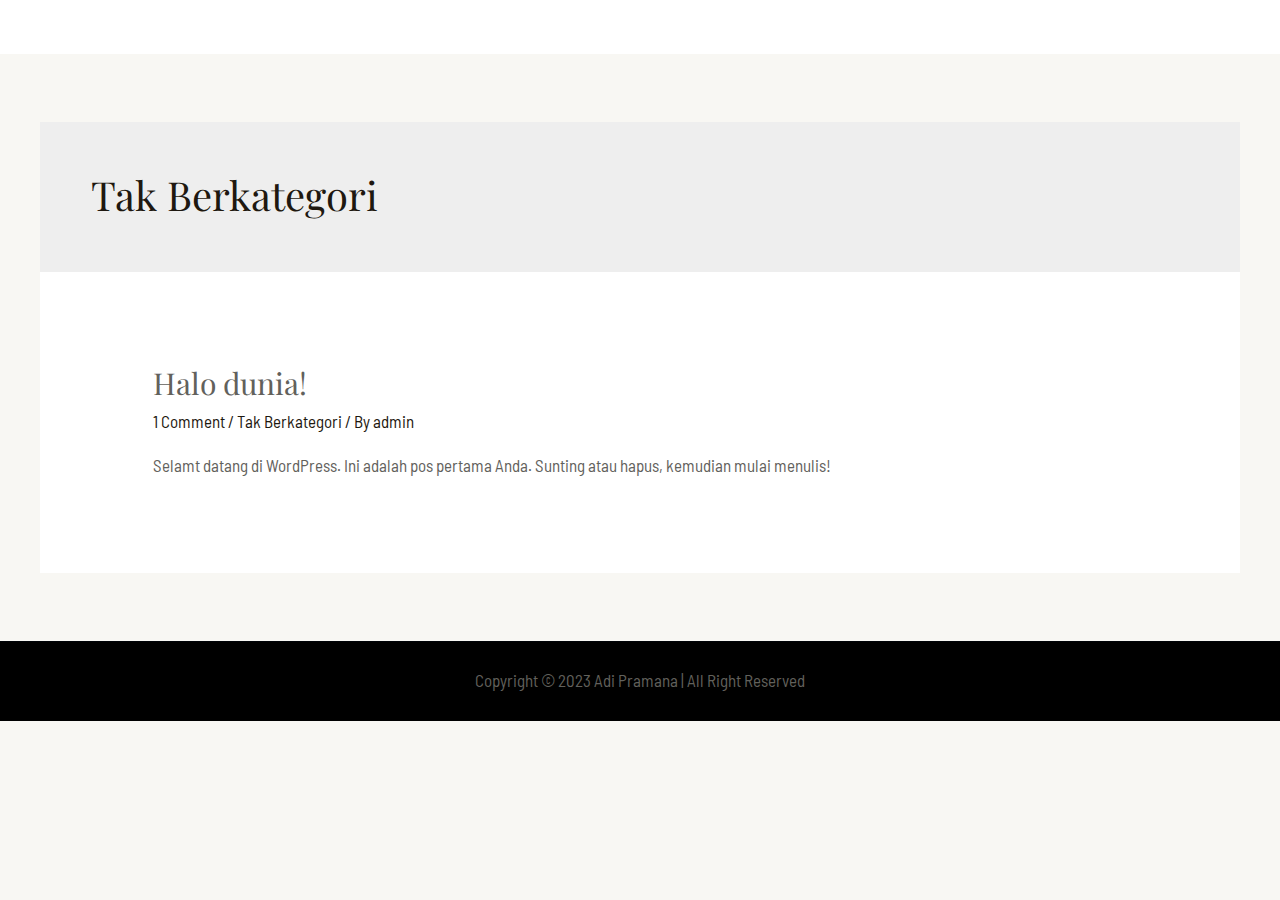
<file: category/tak-berkategori/index.html>
<!DOCTYPE html>
<html lang="en-US">
<head>
<meta charset="UTF-8">
<meta name="viewport" content="width=device-width, initial-scale=1">
<link rel="profile" href="https://gmpg.org/xfn/11">

<title>Tak Berkategori &#8211; myweb.com</title>
<meta name="robots" content="max-image-preview:large">
<link rel="dns-prefetch" href="//fonts.googleapis.com">
<link rel="alternate" type="application/rss+xml" title="myweb.com &raquo; Feed" href="https://dekadii01.github.io/wordpress/feed/">
<link rel="alternate" type="application/rss+xml" title="myweb.com &raquo; Comments Feed" href="https://dekadii01.github.io/wordpress/comments/feed/">
<link rel="alternate" type="application/rss+xml" title="myweb.com &raquo; Tak Berkategori Category Feed" href="https://dekadii01.github.io/wordpress/category/tak-berkategori/feed/">
<script>
window._wpemojiSettings = {"baseUrl":"https:\/\/s.w.org\/images\/core\/emoji\/14.0.0\/72x72\/","ext":".png","svgUrl":"https:\/\/s.w.org\/images\/core\/emoji\/14.0.0\/svg\/","svgExt":".svg","source":{"concatemoji":"https:\/\/dekadii01.github.io\/wordpress\/wp-includes\/js\/wp-emoji-release.min.js?ver=6.1.1"}};
/*! This file is auto-generated */
!function(e,a,t){var n,r,o,i=a.createElement("canvas"),p=i.getContext&&i.getContext("2d");function s(e,t){var a=String.fromCharCode,e=(p.clearRect(0,0,i.width,i.height),p.fillText(a.apply(this,e),0,0),i.toDataURL());return p.clearRect(0,0,i.width,i.height),p.fillText(a.apply(this,t),0,0),e===i.toDataURL()}function c(e){var t=a.createElement("script");t.src=e,t.defer=t.type="text/javascript",a.getElementsByTagName("head")[0].appendChild(t)}for(o=Array("flag","emoji"),t.supports={everything:!0,everythingExceptFlag:!0},r=0;r<o.length;r++)t.supports[o[r]]=function(e){if(p&&p.fillText)switch(p.textBaseline="top",p.font="600 32px Arial",e){case"flag":return s([127987,65039,8205,9895,65039],[127987,65039,8203,9895,65039])?!1:!s([55356,56826,55356,56819],[55356,56826,8203,55356,56819])&&!s([55356,57332,56128,56423,56128,56418,56128,56421,56128,56430,56128,56423,56128,56447],[55356,57332,8203,56128,56423,8203,56128,56418,8203,56128,56421,8203,56128,56430,8203,56128,56423,8203,56128,56447]);case"emoji":return!s([129777,127995,8205,129778,127999],[129777,127995,8203,129778,127999])}return!1}(o[r]),t.supports.everything=t.supports.everything&&t.supports[o[r]],"flag"!==o[r]&&(t.supports.everythingExceptFlag=t.supports.everythingExceptFlag&&t.supports[o[r]]);t.supports.everythingExceptFlag=t.supports.everythingExceptFlag&&!t.supports.flag,t.DOMReady=!1,t.readyCallback=function(){t.DOMReady=!0},t.supports.everything||(n=function(){t.readyCallback()},a.addEventListener?(a.addEventListener("DOMContentLoaded",n,!1),e.addEventListener("load",n,!1)):(e.attachEvent("onload",n),a.attachEvent("onreadystatechange",function(){"complete"===a.readyState&&t.readyCallback()})),(e=t.source||{}).concatemoji?c(e.concatemoji):e.wpemoji&&e.twemoji&&(c(e.twemoji),c(e.wpemoji)))}(window,document,window._wpemojiSettings);
</script>
<style>img.wp-smiley,
img.emoji {
	display: inline !important;
	border: none !important;
	box-shadow: none !important;
	height: 1em !important;
	width: 1em !important;
	margin: 0 0.07em !important;
	vertical-align: -0.1em !important;
	background: none !important;
	padding: 0 !important;
}</style>
	<link rel="stylesheet" id="astra-theme-css-css" href="https://dekadii01.github.io/wordpress/wp-content/themes/astra/assets/css/minified/main.min.css?ver=4.0.2" media="all">
<style id="astra-theme-css-inline-css">.ast-no-sidebar .entry-content .alignfull {margin-left: calc( -50vw + 50%);margin-right: calc( -50vw + 50%);max-width: 100vw;width: 100vw;}.ast-no-sidebar .entry-content .alignwide {margin-left: calc(-41vw + 50%);margin-right: calc(-41vw + 50%);max-width: unset;width: unset;}.ast-no-sidebar .entry-content .alignfull .alignfull,.ast-no-sidebar .entry-content .alignfull .alignwide,.ast-no-sidebar .entry-content .alignwide .alignfull,.ast-no-sidebar .entry-content .alignwide .alignwide,.ast-no-sidebar .entry-content .wp-block-column .alignfull,.ast-no-sidebar .entry-content .wp-block-column .alignwide{width: 100%;margin-left: auto;margin-right: auto;}.wp-block-gallery,.blocks-gallery-grid {margin: 0;}.wp-block-separator {max-width: 100px;}.wp-block-separator.is-style-wide,.wp-block-separator.is-style-dots {max-width: none;}.entry-content .has-2-columns .wp-block-column:first-child {padding-right: 10px;}.entry-content .has-2-columns .wp-block-column:last-child {padding-left: 10px;}@media (max-width: 782px) {.entry-content .wp-block-columns .wp-block-column {flex-basis: 100%;}.entry-content .has-2-columns .wp-block-column:first-child {padding-right: 0;}.entry-content .has-2-columns .wp-block-column:last-child {padding-left: 0;}}body .entry-content .wp-block-latest-posts {margin-left: 0;}body .entry-content .wp-block-latest-posts li {list-style: none;}.ast-no-sidebar .ast-container .entry-content .wp-block-latest-posts {margin-left: 0;}.ast-header-break-point .entry-content .alignwide {margin-left: auto;margin-right: auto;}.entry-content .blocks-gallery-item img {margin-bottom: auto;}.wp-block-pullquote {border-top: 4px solid #555d66;border-bottom: 4px solid #555d66;color: #40464d;}:root{--ast-container-default-xlg-padding:6.67em;--ast-container-default-lg-padding:5.67em;--ast-container-default-slg-padding:4.34em;--ast-container-default-md-padding:3.34em;--ast-container-default-sm-padding:6.67em;--ast-container-default-xs-padding:2.4em;--ast-container-default-xxs-padding:1.4em;--ast-code-block-background:#EEEEEE;--ast-comment-inputs-background:#FAFAFA;}html{font-size:106.25%;}a,.page-title{color:var(--ast-global-color-2);}a:hover,a:focus{color:var(--ast-global-color-1);}body,button,input,select,textarea,.ast-button,.ast-custom-button{font-family:'Barlow Semi Condensed',sans-serif;font-weight:400;font-size:17px;font-size:1rem;}blockquote{color:var(--ast-global-color-3);}h1,.entry-content h1,h2,.entry-content h2,h3,.entry-content h3,h4,.entry-content h4,h5,.entry-content h5,h6,.entry-content h6,.site-title,.site-title a{font-family:'Barlow Semi Condensed',sans-serif;font-weight:500;}.site-title{font-size:35px;font-size:2.0588235294118rem;display:none;}header .custom-logo-link img{max-width:153px;}.astra-logo-svg{width:153px;}.site-header .site-description{font-size:15px;font-size:0.88235294117647rem;display:none;}.entry-title{font-size:30px;font-size:1.7647058823529rem;}h1,.entry-content h1{font-size:83px;font-size:4.8823529411765rem;font-weight:800;font-family:'Playfair Display',serif;line-height:1.1em;}h2,.entry-content h2{font-size:50px;font-size:2.9411764705882rem;font-weight:800;font-family:'Playfair Display',serif;line-height:1.1em;}h3,.entry-content h3{font-size:35px;font-size:2.0588235294118rem;font-weight:800;font-family:'Playfair Display',serif;line-height:1.2em;}h4,.entry-content h4{font-size:22px;font-size:1.2941176470588rem;font-family:'Barlow Semi Condensed',sans-serif;}h5,.entry-content h5{font-size:20px;font-size:1.1764705882353rem;font-family:'Barlow Semi Condensed',sans-serif;}h6,.entry-content h6{font-size:17px;font-size:1rem;font-family:'Barlow Semi Condensed',sans-serif;}::selection{background-color:var(--ast-global-color-0);color:#000000;}body,h1,.entry-title a,.entry-content h1,h2,.entry-content h2,h3,.entry-content h3,h4,.entry-content h4,h5,.entry-content h5,h6,.entry-content h6{color:var(--ast-global-color-3);}.tagcloud a:hover,.tagcloud a:focus,.tagcloud a.current-item{color:#ffffff;border-color:var(--ast-global-color-2);background-color:var(--ast-global-color-2);}input:focus,input[type="text"]:focus,input[type="email"]:focus,input[type="url"]:focus,input[type="password"]:focus,input[type="reset"]:focus,input[type="search"]:focus,textarea:focus{border-color:var(--ast-global-color-2);}input[type="radio"]:checked,input[type=reset],input[type="checkbox"]:checked,input[type="checkbox"]:hover:checked,input[type="checkbox"]:focus:checked,input[type=range]::-webkit-slider-thumb{border-color:var(--ast-global-color-2);background-color:var(--ast-global-color-2);box-shadow:none;}.site-footer a:hover + .post-count,.site-footer a:focus + .post-count{background:var(--ast-global-color-2);border-color:var(--ast-global-color-2);}.single .nav-links .nav-previous,.single .nav-links .nav-next{color:var(--ast-global-color-2);}.entry-meta,.entry-meta *{line-height:1.45;color:var(--ast-global-color-2);}.entry-meta a:hover,.entry-meta a:hover *,.entry-meta a:focus,.entry-meta a:focus *,.page-links > .page-link,.page-links .page-link:hover,.post-navigation a:hover{color:var(--ast-global-color-1);}#cat option,.secondary .calendar_wrap thead a,.secondary .calendar_wrap thead a:visited{color:var(--ast-global-color-2);}.secondary .calendar_wrap #today,.ast-progress-val span{background:var(--ast-global-color-2);}.secondary a:hover + .post-count,.secondary a:focus + .post-count{background:var(--ast-global-color-2);border-color:var(--ast-global-color-2);}.calendar_wrap #today > a{color:#ffffff;}.page-links .page-link,.single .post-navigation a{color:var(--ast-global-color-2);}.widget-title{font-size:24px;font-size:1.4117647058824rem;color:var(--ast-global-color-3);}.site-logo-img img{ transition:all 0.2s linear;}@media (max-width:921px){#ast-desktop-header{display:none;}}@media (min-width:921px){#ast-mobile-header{display:none;}}.wp-block-buttons.aligncenter{justify-content:center;}@media (min-width:1200px){.ast-separate-container.ast-right-sidebar .entry-content .wp-block-image.alignfull,.ast-separate-container.ast-left-sidebar .entry-content .wp-block-image.alignfull,.ast-separate-container.ast-right-sidebar .entry-content .wp-block-cover.alignfull,.ast-separate-container.ast-left-sidebar .entry-content .wp-block-cover.alignfull{margin-left:-6.67em;margin-right:-6.67em;max-width:unset;width:unset;}.ast-separate-container.ast-right-sidebar .entry-content .wp-block-image.alignwide,.ast-separate-container.ast-left-sidebar .entry-content .wp-block-image.alignwide,.ast-separate-container.ast-right-sidebar .entry-content .wp-block-cover.alignwide,.ast-separate-container.ast-left-sidebar .entry-content .wp-block-cover.alignwide{margin-left:-20px;margin-right:-20px;max-width:unset;width:unset;}}@media (min-width:1200px){.wp-block-group .has-background{padding:20px;}}@media (min-width:1200px){.ast-no-sidebar.ast-separate-container .entry-content .wp-block-group.alignwide,.ast-no-sidebar.ast-separate-container .entry-content .wp-block-cover.alignwide{margin-left:-20px;margin-right:-20px;padding-left:20px;padding-right:20px;}.ast-no-sidebar.ast-separate-container .entry-content .wp-block-cover.alignfull,.ast-no-sidebar.ast-separate-container .entry-content .wp-block-group.alignfull{margin-left:-6.67em;margin-right:-6.67em;padding-left:6.67em;padding-right:6.67em;}}@media (min-width:1200px){.wp-block-cover-image.alignwide .wp-block-cover__inner-container,.wp-block-cover.alignwide .wp-block-cover__inner-container,.wp-block-cover-image.alignfull .wp-block-cover__inner-container,.wp-block-cover.alignfull .wp-block-cover__inner-container{width:100%;}}.wp-block-columns{margin-bottom:unset;}.wp-block-image.size-full{margin:2rem 0;}.wp-block-separator.has-background{padding:0;}.wp-block-gallery{margin-bottom:1.6em;}.wp-block-group{padding-top:4em;padding-bottom:4em;}.wp-block-group__inner-container .wp-block-columns:last-child,.wp-block-group__inner-container :last-child,.wp-block-table table{margin-bottom:0;}.blocks-gallery-grid{width:100%;}.wp-block-navigation-link__content{padding:5px 0;}.wp-block-group .wp-block-group .has-text-align-center,.wp-block-group .wp-block-column .has-text-align-center{max-width:100%;}.has-text-align-center{margin:0 auto;}@media (min-width:1200px){.wp-block-cover__inner-container,.alignwide .wp-block-group__inner-container,.alignfull .wp-block-group__inner-container{max-width:1200px;margin:0 auto;}.wp-block-group.alignnone,.wp-block-group.aligncenter,.wp-block-group.alignleft,.wp-block-group.alignright,.wp-block-group.alignwide,.wp-block-columns.alignwide{margin:2rem 0 1rem 0;}}@media (max-width:1200px){.wp-block-group{padding:3em;}.wp-block-group .wp-block-group{padding:1.5em;}.wp-block-columns,.wp-block-column{margin:1rem 0;}}@media (min-width:921px){.wp-block-columns .wp-block-group{padding:2em;}}@media (max-width:544px){.wp-block-cover-image .wp-block-cover__inner-container,.wp-block-cover .wp-block-cover__inner-container{width:unset;}.wp-block-cover,.wp-block-cover-image{padding:2em 0;}.wp-block-group,.wp-block-cover{padding:2em;}.wp-block-media-text__media img,.wp-block-media-text__media video{width:unset;max-width:100%;}.wp-block-media-text.has-background .wp-block-media-text__content{padding:1em;}}.wp-block-image.aligncenter{margin-left:auto;margin-right:auto;}.wp-block-table.aligncenter{margin-left:auto;margin-right:auto;}@media (min-width:544px){.entry-content .wp-block-media-text.has-media-on-the-right .wp-block-media-text__content{padding:0 8% 0 0;}.entry-content .wp-block-media-text .wp-block-media-text__content{padding:0 0 0 8%;}.ast-plain-container .site-content .entry-content .has-custom-content-position.is-position-bottom-left > *,.ast-plain-container .site-content .entry-content .has-custom-content-position.is-position-bottom-right > *,.ast-plain-container .site-content .entry-content .has-custom-content-position.is-position-top-left > *,.ast-plain-container .site-content .entry-content .has-custom-content-position.is-position-top-right > *,.ast-plain-container .site-content .entry-content .has-custom-content-position.is-position-center-right > *,.ast-plain-container .site-content .entry-content .has-custom-content-position.is-position-center-left > *{margin:0;}}@media (max-width:544px){.entry-content .wp-block-media-text .wp-block-media-text__content{padding:8% 0;}.wp-block-media-text .wp-block-media-text__media img{width:auto;max-width:100%;}}.wp-block-button.is-style-outline .wp-block-button__link{border-color:rgba(0,0,0,0);border-top-width:2px;border-right-width:2px;border-bottom-width:2px;border-left-width:2px;}.wp-block-button.is-style-outline > .wp-block-button__link:not(.has-text-color),.wp-block-button.wp-block-button__link.is-style-outline:not(.has-text-color){color:rgba(0,0,0,0);}.wp-block-button.is-style-outline .wp-block-button__link:hover,.wp-block-button.is-style-outline .wp-block-button__link:focus{color:var(--ast-global-color-2) !important;background-color:rgba(0,0,0,0);border-color:rgba(0,0,0,0);}.post-page-numbers.current .page-link,.ast-pagination .page-numbers.current{color:#000000;border-color:var(--ast-global-color-0);background-color:var(--ast-global-color-0);border-radius:2px;}@media (max-width:921px){.wp-block-button.is-style-outline .wp-block-button__link{padding-top:calc(15px - 2px);padding-right:calc(30px - 2px);padding-bottom:calc(15px - 2px);padding-left:calc(30px - 2px);}}@media (max-width:544px){.wp-block-button.is-style-outline .wp-block-button__link{padding-top:calc(15px - 2px);padding-right:calc(30px - 2px);padding-bottom:calc(15px - 2px);padding-left:calc(30px - 2px);}}@media (min-width:544px){.entry-content > .alignleft{margin-right:20px;}.entry-content > .alignright{margin-left:20px;}.wp-block-group.has-background{padding:20px;}}@media (max-width:921px){.ast-separate-container #primary,.ast-separate-container #secondary{padding:1.5em 0;}#primary,#secondary{padding:1.5em 0;margin:0;}.ast-left-sidebar #content > .ast-container{display:flex;flex-direction:column-reverse;width:100%;}.ast-separate-container .ast-article-post,.ast-separate-container .ast-article-single{padding:1.5em 2.14em;}.ast-author-box img.avatar{margin:20px 0 0 0;}}@media (min-width:922px){.ast-separate-container.ast-right-sidebar #primary,.ast-separate-container.ast-left-sidebar #primary{border:0;}.search-no-results.ast-separate-container #primary{margin-bottom:4em;}}.elementor-button-wrapper .elementor-button{border-style:solid;text-decoration:none;border-top-width:0;border-right-width:0;border-left-width:0;border-bottom-width:0;}body .elementor-button.elementor-size-sm,body .elementor-button.elementor-size-xs,body .elementor-button.elementor-size-md,body .elementor-button.elementor-size-lg,body .elementor-button.elementor-size-xl,body .elementor-button{border-radius:2px;padding-top:0px;padding-right:0px;padding-bottom:0px;padding-left:0px;}.elementor-button-wrapper .elementor-button{border-color:rgba(0,0,0,0);background-color:rgba(0,0,0,0);}.elementor-button-wrapper .elementor-button:hover,.elementor-button-wrapper .elementor-button:focus{color:var(--ast-global-color-2);background-color:rgba(0,0,0,0);border-color:rgba(0,0,0,0);}.wp-block-button .wp-block-button__link ,.elementor-button-wrapper .elementor-button,.elementor-button-wrapper .elementor-button:visited{color:var(--ast-global-color-0);}.elementor-button-wrapper .elementor-button{font-size:16px;font-size:0.94117647058824rem;line-height:1em;text-transform:uppercase;letter-spacing:2px;}body .elementor-button.elementor-size-sm,body .elementor-button.elementor-size-xs,body .elementor-button.elementor-size-md,body .elementor-button.elementor-size-lg,body .elementor-button.elementor-size-xl,body .elementor-button{font-size:16px;font-size:0.94117647058824rem;}.wp-block-button .wp-block-button__link:hover,.wp-block-button .wp-block-button__link:focus{color:var(--ast-global-color-2);background-color:rgba(0,0,0,0);border-color:rgba(0,0,0,0);}.elementor-widget-heading h1.elementor-heading-title{line-height:1.1em;}.elementor-widget-heading h2.elementor-heading-title{line-height:1.1em;}.elementor-widget-heading h3.elementor-heading-title{line-height:1.2em;}.wp-block-button .wp-block-button__link{border:none;background-color:rgba(0,0,0,0);color:var(--ast-global-color-0);font-family:inherit;font-weight:inherit;line-height:1em;text-transform:uppercase;letter-spacing:2px;font-size:16px;font-size:0.94117647058824rem;border-radius:2px;padding:15px 30px;}.wp-block-button.is-style-outline .wp-block-button__link{border-style:solid;border-top-width:2px;border-right-width:2px;border-left-width:2px;border-bottom-width:2px;border-color:rgba(0,0,0,0);padding-top:calc(15px - 2px);padding-right:calc(30px - 2px);padding-bottom:calc(15px - 2px);padding-left:calc(30px - 2px);}@media (max-width:921px){.wp-block-button .wp-block-button__link{border:none;padding:15px 30px;}.wp-block-button.is-style-outline .wp-block-button__link{padding-top:calc(15px - 2px);padding-right:calc(30px - 2px);padding-bottom:calc(15px - 2px);padding-left:calc(30px - 2px);}}@media (max-width:544px){.wp-block-button .wp-block-button__link{border:none;padding:15px 30px;}.wp-block-button.is-style-outline .wp-block-button__link{padding-top:calc(15px - 2px);padding-right:calc(30px - 2px);padding-bottom:calc(15px - 2px);padding-left:calc(30px - 2px);}}.menu-toggle,button,.ast-button,.ast-custom-button,.button,input#submit,input[type="button"],input[type="submit"],input[type="reset"]{border-style:solid;border-top-width:0;border-right-width:0;border-left-width:0;border-bottom-width:0;color:var(--ast-global-color-0);border-color:rgba(0,0,0,0);background-color:rgba(0,0,0,0);border-radius:2px;padding-top:0px;padding-right:0px;padding-bottom:0px;padding-left:0px;font-family:inherit;font-weight:inherit;font-size:16px;font-size:0.94117647058824rem;line-height:1em;text-transform:uppercase;letter-spacing:2px;}button:focus,.menu-toggle:hover,button:hover,.ast-button:hover,.ast-custom-button:hover .button:hover,.ast-custom-button:hover ,input[type=reset]:hover,input[type=reset]:focus,input#submit:hover,input#submit:focus,input[type="button"]:hover,input[type="button"]:focus,input[type="submit"]:hover,input[type="submit"]:focus{color:var(--ast-global-color-2);background-color:rgba(0,0,0,0);border-color:rgba(0,0,0,0);}@media (min-width:544px){.ast-container{max-width:100%;}}@media (max-width:544px){.ast-separate-container .ast-article-post,.ast-separate-container .ast-article-single,.ast-separate-container .comments-title,.ast-separate-container .ast-archive-description{padding:1.5em 1em;}.ast-separate-container #content .ast-container{padding-left:0.54em;padding-right:0.54em;}.ast-separate-container .ast-comment-list li.depth-1{padding:1.5em 1em;margin-bottom:1.5em;}.ast-separate-container .ast-comment-list .bypostauthor{padding:.5em;}.ast-search-menu-icon.ast-dropdown-active .search-field{width:170px;}}@media (max-width:921px){.ast-mobile-header-stack .main-header-bar .ast-search-menu-icon{display:inline-block;}.ast-header-break-point.ast-header-custom-item-outside .ast-mobile-header-stack .main-header-bar .ast-search-icon{margin:0;}.ast-comment-avatar-wrap img{max-width:2.5em;}.ast-separate-container .ast-comment-list li.depth-1{padding:1.5em 2.14em;}.ast-separate-container .comment-respond{padding:2em 2.14em;}.ast-comment-meta{padding:0 1.8888em 1.3333em;}}body,.ast-separate-container{background-color:var(--ast-global-color-4);;background-image:none;;}.ast-no-sidebar.ast-separate-container .entry-content .alignfull {margin-left: -6.67em;margin-right: -6.67em;width: auto;}@media (max-width: 1200px) {.ast-no-sidebar.ast-separate-container .entry-content .alignfull {margin-left: -2.4em;margin-right: -2.4em;}}@media (max-width: 768px) {.ast-no-sidebar.ast-separate-container .entry-content .alignfull {margin-left: -2.14em;margin-right: -2.14em;}}@media (max-width: 544px) {.ast-no-sidebar.ast-separate-container .entry-content .alignfull {margin-left: -1em;margin-right: -1em;}}.ast-no-sidebar.ast-separate-container .entry-content .alignwide {margin-left: -20px;margin-right: -20px;}.ast-no-sidebar.ast-separate-container .entry-content .wp-block-column .alignfull,.ast-no-sidebar.ast-separate-container .entry-content .wp-block-column .alignwide {margin-left: auto;margin-right: auto;width: 100%;}@media (max-width:921px){.site-title{display:none;}.site-header .site-description{display:none;}.entry-title{font-size:30px;}h1,.entry-content h1{font-size:60px;}h2,.entry-content h2{font-size:43px;}h3,.entry-content h3{font-size:30px;}}@media (max-width:544px){.site-title{display:none;}.site-header .site-description{display:none;}.entry-title{font-size:30px;}h1,.entry-content h1{font-size:45px;}h2,.entry-content h2{font-size:35px;}h3,.entry-content h3{font-size:20px;}}@media (max-width:921px){html{font-size:96.9%;}}@media (max-width:544px){html{font-size:96.9%;}}@media (min-width:922px){.ast-container{max-width:1240px;}}@media (min-width:922px){.site-content .ast-container{display:flex;}}@media (max-width:921px){.site-content .ast-container{flex-direction:column;}}@media (min-width:922px){.main-header-menu .sub-menu .menu-item.ast-left-align-sub-menu:hover > .sub-menu,.main-header-menu .sub-menu .menu-item.ast-left-align-sub-menu.focus > .sub-menu{margin-left:-0px;}}blockquote {padding: 1.2em;}:root .has-ast-global-color-0-color{color:var(--ast-global-color-0);}:root .has-ast-global-color-0-background-color{background-color:var(--ast-global-color-0);}:root .wp-block-button .has-ast-global-color-0-color{color:var(--ast-global-color-0);}:root .wp-block-button .has-ast-global-color-0-background-color{background-color:var(--ast-global-color-0);}:root .has-ast-global-color-1-color{color:var(--ast-global-color-1);}:root .has-ast-global-color-1-background-color{background-color:var(--ast-global-color-1);}:root .wp-block-button .has-ast-global-color-1-color{color:var(--ast-global-color-1);}:root .wp-block-button .has-ast-global-color-1-background-color{background-color:var(--ast-global-color-1);}:root .has-ast-global-color-2-color{color:var(--ast-global-color-2);}:root .has-ast-global-color-2-background-color{background-color:var(--ast-global-color-2);}:root .wp-block-button .has-ast-global-color-2-color{color:var(--ast-global-color-2);}:root .wp-block-button .has-ast-global-color-2-background-color{background-color:var(--ast-global-color-2);}:root .has-ast-global-color-3-color{color:var(--ast-global-color-3);}:root .has-ast-global-color-3-background-color{background-color:var(--ast-global-color-3);}:root .wp-block-button .has-ast-global-color-3-color{color:var(--ast-global-color-3);}:root .wp-block-button .has-ast-global-color-3-background-color{background-color:var(--ast-global-color-3);}:root .has-ast-global-color-4-color{color:var(--ast-global-color-4);}:root .has-ast-global-color-4-background-color{background-color:var(--ast-global-color-4);}:root .wp-block-button .has-ast-global-color-4-color{color:var(--ast-global-color-4);}:root .wp-block-button .has-ast-global-color-4-background-color{background-color:var(--ast-global-color-4);}:root .has-ast-global-color-5-color{color:var(--ast-global-color-5);}:root .has-ast-global-color-5-background-color{background-color:var(--ast-global-color-5);}:root .wp-block-button .has-ast-global-color-5-color{color:var(--ast-global-color-5);}:root .wp-block-button .has-ast-global-color-5-background-color{background-color:var(--ast-global-color-5);}:root .has-ast-global-color-6-color{color:var(--ast-global-color-6);}:root .has-ast-global-color-6-background-color{background-color:var(--ast-global-color-6);}:root .wp-block-button .has-ast-global-color-6-color{color:var(--ast-global-color-6);}:root .wp-block-button .has-ast-global-color-6-background-color{background-color:var(--ast-global-color-6);}:root .has-ast-global-color-7-color{color:var(--ast-global-color-7);}:root .has-ast-global-color-7-background-color{background-color:var(--ast-global-color-7);}:root .wp-block-button .has-ast-global-color-7-color{color:var(--ast-global-color-7);}:root .wp-block-button .has-ast-global-color-7-background-color{background-color:var(--ast-global-color-7);}:root .has-ast-global-color-8-color{color:var(--ast-global-color-8);}:root .has-ast-global-color-8-background-color{background-color:var(--ast-global-color-8);}:root .wp-block-button .has-ast-global-color-8-color{color:var(--ast-global-color-8);}:root .wp-block-button .has-ast-global-color-8-background-color{background-color:var(--ast-global-color-8);}:root{--ast-global-color-0:#F9C349;--ast-global-color-1:#FFB100;--ast-global-color-2:#1E1810;--ast-global-color-3:#62615C;--ast-global-color-4:#F8F7F3;--ast-global-color-5:#FFFFFF;--ast-global-color-6:#000000;--ast-global-color-7:#4B4F58;--ast-global-color-8:#F6F7F8;}:root {--ast-border-color : #dddddd;}.ast-archive-entry-banner {-js-display: flex;display: flex;flex-direction: column;justify-content: center;text-align: center;position: relative;background: #eeeeee;}.ast-archive-entry-banner[data-banner-width-type="custom"] {margin: 0 auto;width: 100%;}.ast-archive-entry-banner[data-banner-layout="layout-1"] {background: inherit;padding: 20px 0;text-align: left;}body.archive .ast-archive-description{max-width:1200px;width:100%;text-align:left;padding-top:3em;padding-right:3em;padding-bottom:3em;padding-left:3em;}body.archive .ast-archive-description .ast-archive-title,body.archive .ast-archive-description .ast-archive-title *{font-size:40px;font-size:2.3529411764706rem;}body.archive .ast-archive-description > *:not(:last-child){margin-bottom:10px;}@media (max-width:921px){body.archive .ast-archive-description{text-align:left;}}@media (max-width:544px){body.archive .ast-archive-description{text-align:left;}}.ast-breadcrumbs .trail-browse,.ast-breadcrumbs .trail-items,.ast-breadcrumbs .trail-items li{display:inline-block;margin:0;padding:0;border:none;background:inherit;text-indent:0;}.ast-breadcrumbs .trail-browse{font-size:inherit;font-style:inherit;font-weight:inherit;color:inherit;}.ast-breadcrumbs .trail-items{list-style:none;}.trail-items li::after{padding:0 0.3em;content:"\00bb";}.trail-items li:last-of-type::after{display:none;}h1,.entry-content h1,h2,.entry-content h2,h3,.entry-content h3,h4,.entry-content h4,h5,.entry-content h5,h6,.entry-content h6{color:var(--ast-global-color-2);}@media (max-width:921px){.ast-builder-grid-row-container.ast-builder-grid-row-tablet-3-firstrow .ast-builder-grid-row > *:first-child,.ast-builder-grid-row-container.ast-builder-grid-row-tablet-3-lastrow .ast-builder-grid-row > *:last-child{grid-column:1 / -1;}}@media (max-width:544px){.ast-builder-grid-row-container.ast-builder-grid-row-mobile-3-firstrow .ast-builder-grid-row > *:first-child,.ast-builder-grid-row-container.ast-builder-grid-row-mobile-3-lastrow .ast-builder-grid-row > *:last-child{grid-column:1 / -1;}}.ast-builder-layout-element[data-section="title_tagline"]{display:flex;}@media (max-width:921px){.ast-header-break-point .ast-builder-layout-element[data-section="title_tagline"]{display:flex;}}@media (max-width:544px){.ast-header-break-point .ast-builder-layout-element[data-section="title_tagline"]{display:flex;}}.ast-builder-menu-1{font-family:inherit;font-weight:inherit;text-transform:uppercase;}.ast-builder-menu-1 .sub-menu,.ast-builder-menu-1 .inline-on-mobile .sub-menu{border-top-width:2px;border-bottom-width:0px;border-right-width:0px;border-left-width:0px;border-color:var(--ast-global-color-0);border-style:solid;border-radius:0px;}.ast-builder-menu-1 .main-header-menu > .menu-item > .sub-menu,.ast-builder-menu-1 .main-header-menu > .menu-item > .astra-full-megamenu-wrapper{margin-top:0px;}.ast-desktop .ast-builder-menu-1 .main-header-menu > .menu-item > .sub-menu:before,.ast-desktop .ast-builder-menu-1 .main-header-menu > .menu-item > .astra-full-megamenu-wrapper:before{height:calc( 0px + 5px );}.ast-desktop .ast-builder-menu-1 .menu-item .sub-menu .menu-link{border-style:none;}@media (max-width:921px){.ast-header-break-point .ast-builder-menu-1 .menu-item.menu-item-has-children > .ast-menu-toggle{top:0;}.ast-builder-menu-1 .menu-item-has-children > .menu-link:after{content:unset;}.ast-builder-menu-1 .main-header-menu > .menu-item > .sub-menu,.ast-builder-menu-1 .main-header-menu > .menu-item > .astra-full-megamenu-wrapper{margin-top:0;}}@media (max-width:544px){.ast-header-break-point .ast-builder-menu-1 .menu-item.menu-item-has-children > .ast-menu-toggle{top:0;}.ast-builder-menu-1 .main-header-menu > .menu-item > .sub-menu,.ast-builder-menu-1 .main-header-menu > .menu-item > .astra-full-megamenu-wrapper{margin-top:0;}}.ast-builder-menu-1{display:flex;}@media (max-width:921px){.ast-header-break-point .ast-builder-menu-1{display:flex;}}@media (max-width:544px){.ast-header-break-point .ast-builder-menu-1{display:flex;}}.ast-desktop .ast-menu-hover-style-underline > .menu-item > .menu-link:before,.ast-desktop .ast-menu-hover-style-overline > .menu-item > .menu-link:before {content: "";position: absolute;width: 100%;right: 50%;height: 1px;background-color: transparent;transform: scale(0,0) translate(-50%,0);transition: transform .3s ease-in-out,color .0s ease-in-out;}.ast-desktop .ast-menu-hover-style-underline > .menu-item:hover > .menu-link:before,.ast-desktop .ast-menu-hover-style-overline > .menu-item:hover > .menu-link:before {width: calc(100% - 1.2em);background-color: currentColor;transform: scale(1,1) translate(50%,0);}.ast-desktop .ast-menu-hover-style-underline > .menu-item > .menu-link:before {bottom: 0;}.ast-desktop .ast-menu-hover-style-overline > .menu-item > .menu-link:before {top: 0;}.ast-desktop .ast-menu-hover-style-zoom > .menu-item > .menu-link:hover {transition: all .3s ease;transform: scale(1.2);}.site-below-footer-wrap{padding-top:20px;padding-bottom:20px;}.site-below-footer-wrap[data-section="section-below-footer-builder"]{background-color:#000000;;background-image:none;;min-height:80px;border-style:solid;border-width:0px;border-top-width:1px;border-top-color:rgba(8,63,135,0.05);}.site-below-footer-wrap[data-section="section-below-footer-builder"] .ast-builder-grid-row{max-width:1200px;margin-left:auto;margin-right:auto;}.site-below-footer-wrap[data-section="section-below-footer-builder"] .ast-builder-grid-row,.site-below-footer-wrap[data-section="section-below-footer-builder"] .site-footer-section{align-items:flex-start;}.site-below-footer-wrap[data-section="section-below-footer-builder"].ast-footer-row-inline .site-footer-section{display:flex;margin-bottom:0;}.ast-builder-grid-row-full .ast-builder-grid-row{grid-template-columns:1fr;}@media (max-width:921px){.site-below-footer-wrap[data-section="section-below-footer-builder"].ast-footer-row-tablet-inline .site-footer-section{display:flex;margin-bottom:0;}.site-below-footer-wrap[data-section="section-below-footer-builder"].ast-footer-row-tablet-stack .site-footer-section{display:block;margin-bottom:10px;}.ast-builder-grid-row-container.ast-builder-grid-row-tablet-full .ast-builder-grid-row{grid-template-columns:1fr;}}@media (max-width:544px){.site-below-footer-wrap[data-section="section-below-footer-builder"].ast-footer-row-mobile-inline .site-footer-section{display:flex;margin-bottom:0;}.site-below-footer-wrap[data-section="section-below-footer-builder"].ast-footer-row-mobile-stack .site-footer-section{display:block;margin-bottom:10px;}.ast-builder-grid-row-container.ast-builder-grid-row-mobile-full .ast-builder-grid-row{grid-template-columns:1fr;}}.site-below-footer-wrap[data-section="section-below-footer-builder"]{display:grid;}@media (max-width:921px){.ast-header-break-point .site-below-footer-wrap[data-section="section-below-footer-builder"]{display:grid;}}@media (max-width:544px){.ast-header-break-point .site-below-footer-wrap[data-section="section-below-footer-builder"]{display:grid;}}.ast-footer-copyright{text-align:center;}.ast-footer-copyright {color:var(--ast-global-color-3);}@media (max-width:921px){.ast-footer-copyright{text-align:center;}}@media (max-width:544px){.ast-footer-copyright{text-align:center;}}.ast-footer-copyright.ast-builder-layout-element{display:flex;}@media (max-width:921px){.ast-header-break-point .ast-footer-copyright.ast-builder-layout-element{display:flex;}}@media (max-width:544px){.ast-header-break-point .ast-footer-copyright.ast-builder-layout-element{display:flex;}}.site-footer{background-color:var(--ast-global-color-5);;background-image:none;;}@media (max-width:921px){.ast-hfb-header .site-footer{padding-left:25px;padding-right:25px;}}.elementor-template-full-width .ast-container{display:block;}@media (max-width:544px){.elementor-element .elementor-wc-products .woocommerce[class*="columns-"] ul.products li.product{width:auto;margin:0;}.elementor-element .woocommerce .woocommerce-result-count{float:none;}}.ast-header-break-point .main-header-bar{border-bottom-width:1px;}@media (min-width:922px){.main-header-bar{border-bottom-width:1px;}}.main-header-menu .menu-item, #astra-footer-menu .menu-item, .main-header-bar .ast-masthead-custom-menu-items{-js-display:flex;display:flex;-webkit-box-pack:center;-webkit-justify-content:center;-moz-box-pack:center;-ms-flex-pack:center;justify-content:center;-webkit-box-orient:vertical;-webkit-box-direction:normal;-webkit-flex-direction:column;-moz-box-orient:vertical;-moz-box-direction:normal;-ms-flex-direction:column;flex-direction:column;}.main-header-menu > .menu-item > .menu-link, #astra-footer-menu > .menu-item > .menu-link{height:100%;-webkit-box-align:center;-webkit-align-items:center;-moz-box-align:center;-ms-flex-align:center;align-items:center;-js-display:flex;display:flex;}.ast-header-break-point .main-navigation ul .menu-item .menu-link .icon-arrow:first-of-type svg{top:.2em;margin-top:0px;margin-left:0px;width:.65em;transform:translate(0, -2px) rotateZ(270deg);}.ast-mobile-popup-content .ast-submenu-expanded > .ast-menu-toggle{transform:rotateX(180deg);overflow-y:auto;}.ast-separate-container .blog-layout-1, .ast-separate-container .blog-layout-2, .ast-separate-container .blog-layout-3{background-color:transparent;background-image:none;}.ast-separate-container .ast-article-post{background-color:var(--ast-global-color-5);;background-image:none;;}@media (max-width:921px){.ast-separate-container .ast-article-post{background-color:var(--ast-global-color-5);;background-image:none;;}}@media (max-width:544px){.ast-separate-container .ast-article-post{background-color:var(--ast-global-color-5);;background-image:none;;}}.ast-separate-container .ast-article-single:not(.ast-related-post), .ast-separate-container .comments-area .comment-respond,.ast-separate-container .comments-area .ast-comment-list li, .ast-separate-container .ast-woocommerce-container, .ast-separate-container .error-404, .ast-separate-container .no-results, .single.ast-separate-container  .ast-author-meta, .ast-separate-container .related-posts-title-wrapper, .ast-separate-container.ast-two-container #secondary .widget,.ast-separate-container .comments-count-wrapper, .ast-box-layout.ast-plain-container .site-content,.ast-padded-layout.ast-plain-container .site-content, .ast-separate-container .comments-area .comments-title, .ast-narrow-container .site-content{background-color:var(--ast-global-color-5);;background-image:none;;}@media (max-width:921px){.ast-separate-container .ast-article-single:not(.ast-related-post), .ast-separate-container .comments-area .comment-respond,.ast-separate-container .comments-area .ast-comment-list li, .ast-separate-container .ast-woocommerce-container, .ast-separate-container .error-404, .ast-separate-container .no-results, .single.ast-separate-container  .ast-author-meta, .ast-separate-container .related-posts-title-wrapper, .ast-separate-container.ast-two-container #secondary .widget,.ast-separate-container .comments-count-wrapper, .ast-box-layout.ast-plain-container .site-content,.ast-padded-layout.ast-plain-container .site-content, .ast-separate-container .comments-area .comments-title, .ast-narrow-container .site-content{background-color:var(--ast-global-color-5);;background-image:none;;}}@media (max-width:544px){.ast-separate-container .ast-article-single:not(.ast-related-post), .ast-separate-container .comments-area .comment-respond,.ast-separate-container .comments-area .ast-comment-list li, .ast-separate-container .ast-woocommerce-container, .ast-separate-container .error-404, .ast-separate-container .no-results, .single.ast-separate-container  .ast-author-meta, .ast-separate-container .related-posts-title-wrapper, .ast-separate-container.ast-two-container #secondary .widget,.ast-separate-container .comments-count-wrapper, .ast-box-layout.ast-plain-container .site-content,.ast-padded-layout.ast-plain-container .site-content, .ast-separate-container .comments-area .comments-title, .ast-narrow-container .site-content{background-color:var(--ast-global-color-5);;background-image:none;;}}.ast-mobile-header-content > *,.ast-desktop-header-content > * {padding: 10px 0;height: auto;}.ast-mobile-header-content > *:first-child,.ast-desktop-header-content > *:first-child {padding-top: 10px;}.ast-mobile-header-content > .ast-builder-menu,.ast-desktop-header-content > .ast-builder-menu {padding-top: 0;}.ast-mobile-header-content > *:last-child,.ast-desktop-header-content > *:last-child {padding-bottom: 0;}.ast-mobile-header-content .ast-search-menu-icon.ast-inline-search label,.ast-desktop-header-content .ast-search-menu-icon.ast-inline-search label {width: 100%;}.ast-desktop-header-content .main-header-bar-navigation .ast-submenu-expanded > .ast-menu-toggle::before {transform: rotateX(180deg);}#ast-desktop-header .ast-desktop-header-content,.ast-mobile-header-content .ast-search-icon,.ast-desktop-header-content .ast-search-icon,.ast-mobile-header-wrap .ast-mobile-header-content,.ast-main-header-nav-open.ast-popup-nav-open .ast-mobile-header-wrap .ast-mobile-header-content,.ast-main-header-nav-open.ast-popup-nav-open .ast-desktop-header-content {display: none;}.ast-main-header-nav-open.ast-header-break-point #ast-desktop-header .ast-desktop-header-content,.ast-main-header-nav-open.ast-header-break-point .ast-mobile-header-wrap .ast-mobile-header-content {display: block;}.ast-desktop .ast-desktop-header-content .astra-menu-animation-slide-up > .menu-item > .sub-menu,.ast-desktop .ast-desktop-header-content .astra-menu-animation-slide-up > .menu-item .menu-item > .sub-menu,.ast-desktop .ast-desktop-header-content .astra-menu-animation-slide-down > .menu-item > .sub-menu,.ast-desktop .ast-desktop-header-content .astra-menu-animation-slide-down > .menu-item .menu-item > .sub-menu,.ast-desktop .ast-desktop-header-content .astra-menu-animation-fade > .menu-item > .sub-menu,.ast-desktop .ast-desktop-header-content .astra-menu-animation-fade > .menu-item .menu-item > .sub-menu {opacity: 1;visibility: visible;}.ast-hfb-header.ast-default-menu-enable.ast-header-break-point .ast-mobile-header-wrap .ast-mobile-header-content .main-header-bar-navigation {width: unset;margin: unset;}.ast-mobile-header-content.content-align-flex-end .main-header-bar-navigation .menu-item-has-children > .ast-menu-toggle,.ast-desktop-header-content.content-align-flex-end .main-header-bar-navigation .menu-item-has-children > .ast-menu-toggle {left: calc( 20px - 0.907em);}.ast-mobile-header-content .ast-search-menu-icon,.ast-mobile-header-content .ast-search-menu-icon.slide-search,.ast-desktop-header-content .ast-search-menu-icon,.ast-desktop-header-content .ast-search-menu-icon.slide-search {width: 100%;position: relative;display: block;right: auto;transform: none;}.ast-mobile-header-content .ast-search-menu-icon.slide-search .search-form,.ast-mobile-header-content .ast-search-menu-icon .search-form,.ast-desktop-header-content .ast-search-menu-icon.slide-search .search-form,.ast-desktop-header-content .ast-search-menu-icon .search-form {right: 0;visibility: visible;opacity: 1;position: relative;top: auto;transform: none;padding: 0;display: block;overflow: hidden;}.ast-mobile-header-content .ast-search-menu-icon.ast-inline-search .search-field,.ast-mobile-header-content .ast-search-menu-icon .search-field,.ast-desktop-header-content .ast-search-menu-icon.ast-inline-search .search-field,.ast-desktop-header-content .ast-search-menu-icon .search-field {width: 100%;padding-right: 5.5em;}.ast-mobile-header-content .ast-search-menu-icon .search-submit,.ast-desktop-header-content .ast-search-menu-icon .search-submit {display: block;position: absolute;height: 100%;top: 0;right: 0;padding: 0 1em;border-radius: 0;}.ast-hfb-header.ast-default-menu-enable.ast-header-break-point .ast-mobile-header-wrap .ast-mobile-header-content .main-header-bar-navigation ul .sub-menu .menu-link {padding-left: 30px;}.ast-hfb-header.ast-default-menu-enable.ast-header-break-point .ast-mobile-header-wrap .ast-mobile-header-content .main-header-bar-navigation .sub-menu .menu-item .menu-item .menu-link {padding-left: 40px;}.ast-mobile-popup-drawer.active .ast-mobile-popup-inner{background-color:#ffffff;;}.ast-mobile-header-wrap .ast-mobile-header-content, .ast-desktop-header-content{background-color:#ffffff;;}.ast-mobile-popup-content > *, .ast-mobile-header-content > *, .ast-desktop-popup-content > *, .ast-desktop-header-content > *{padding-top:0px;padding-bottom:0px;}.content-align-flex-start .ast-builder-layout-element{justify-content:flex-start;}.content-align-flex-start .main-header-menu{text-align:left;}.ast-mobile-popup-drawer.active .menu-toggle-close{color:#3a3a3a;}.ast-mobile-header-wrap .ast-primary-header-bar,.ast-primary-header-bar .site-primary-header-wrap{min-height:30px;}.ast-desktop .ast-primary-header-bar .main-header-menu > .menu-item{line-height:30px;}@media (max-width:921px){#masthead .ast-mobile-header-wrap .ast-primary-header-bar,#masthead .ast-mobile-header-wrap .ast-below-header-bar{padding-left:20px;padding-right:20px;}}.ast-header-break-point .ast-primary-header-bar{border-bottom-width:0px;border-bottom-color:#eaeaea;border-bottom-style:solid;}@media (min-width:922px){.ast-primary-header-bar{border-bottom-width:0px;border-bottom-color:#eaeaea;border-bottom-style:solid;}}.ast-primary-header-bar{background-color:var(--ast-global-color-5);;background-image:none;;}.ast-primary-header-bar{display:block;}@media (max-width:921px){.ast-header-break-point .ast-primary-header-bar{display:grid;}}@media (max-width:544px){.ast-header-break-point .ast-primary-header-bar{display:grid;}}[data-section="section-header-mobile-trigger"] .ast-button-wrap .ast-mobile-menu-trigger-minimal{color:var(--ast-global-color-2);border:none;background:transparent;}[data-section="section-header-mobile-trigger"] .ast-button-wrap .mobile-menu-toggle-icon .ast-mobile-svg{width:20px;height:20px;fill:var(--ast-global-color-2);}[data-section="section-header-mobile-trigger"] .ast-button-wrap .mobile-menu-wrap .mobile-menu{color:var(--ast-global-color-2);}.ast-builder-menu-mobile .main-navigation .menu-item.menu-item-has-children > .ast-menu-toggle{top:0;}.ast-builder-menu-mobile .main-navigation .menu-item-has-children > .menu-link:after{content:unset;}.ast-hfb-header .ast-builder-menu-mobile .main-navigation .main-header-menu, .ast-hfb-header .ast-builder-menu-mobile .main-navigation .main-header-menu, .ast-hfb-header .ast-mobile-header-content .ast-builder-menu-mobile .main-navigation .main-header-menu, .ast-hfb-header .ast-mobile-popup-content .ast-builder-menu-mobile .main-navigation .main-header-menu{border-top-width:1px;border-color:#eaeaea;}.ast-hfb-header .ast-builder-menu-mobile .main-navigation .menu-item .sub-menu .menu-link, .ast-hfb-header .ast-builder-menu-mobile .main-navigation .menu-item .menu-link, .ast-hfb-header .ast-builder-menu-mobile .main-navigation .menu-item .sub-menu .menu-link, .ast-hfb-header .ast-builder-menu-mobile .main-navigation .menu-item .menu-link, .ast-hfb-header .ast-mobile-header-content .ast-builder-menu-mobile .main-navigation .menu-item .sub-menu .menu-link, .ast-hfb-header .ast-mobile-header-content .ast-builder-menu-mobile .main-navigation .menu-item .menu-link, .ast-hfb-header .ast-mobile-popup-content .ast-builder-menu-mobile .main-navigation .menu-item .sub-menu .menu-link, .ast-hfb-header .ast-mobile-popup-content .ast-builder-menu-mobile .main-navigation .menu-item .menu-link{border-bottom-width:1px;border-color:#eaeaea;border-style:solid;}.ast-builder-menu-mobile .main-navigation .menu-item.menu-item-has-children > .ast-menu-toggle{top:0;}@media (max-width:921px){.ast-builder-menu-mobile .main-navigation .main-header-menu .menu-item > .menu-link{color:var(--ast-global-color-2);padding-top:15px;padding-bottom:15px;padding-left:25px;padding-right:25px;}.ast-builder-menu-mobile .main-navigation .menu-item > .ast-menu-toggle{color:var(--ast-global-color-2);}.ast-builder-menu-mobile .main-navigation .menu-item:hover > .menu-link, .ast-builder-menu-mobile .main-navigation .inline-on-mobile .menu-item:hover > .ast-menu-toggle{color:var(--ast-global-color-0);}.ast-builder-menu-mobile .main-navigation .menu-item:hover > .ast-menu-toggle{color:var(--ast-global-color-0);}.ast-builder-menu-mobile .main-navigation .menu-item.current-menu-item > .menu-link, .ast-builder-menu-mobile .main-navigation .inline-on-mobile .menu-item.current-menu-item > .ast-menu-toggle, .ast-builder-menu-mobile .main-navigation .menu-item.current-menu-ancestor > .menu-link, .ast-builder-menu-mobile .main-navigation .menu-item.current-menu-ancestor > .ast-menu-toggle{color:var(--ast-global-color-0);}.ast-builder-menu-mobile .main-navigation .menu-item.current-menu-item > .ast-menu-toggle{color:var(--ast-global-color-0);}.ast-builder-menu-mobile .main-navigation .menu-item.menu-item-has-children > .ast-menu-toggle{top:15px;right:calc( 25px - 0.907em );}.ast-builder-menu-mobile .main-navigation .menu-item-has-children > .menu-link:after{content:unset;}.ast-builder-menu-mobile .main-navigation .main-header-menu, .ast-builder-menu-mobile .main-navigation .main-header-menu .sub-menu{background-color:var(--ast-global-color-4);;background-image:none;;}}@media (max-width:544px){.ast-builder-menu-mobile .main-navigation .menu-item.menu-item-has-children > .ast-menu-toggle{top:15px;}}.ast-builder-menu-mobile .main-navigation{display:block;}@media (max-width:921px){.ast-header-break-point .ast-builder-menu-mobile .main-navigation{display:block;}}@media (max-width:544px){.ast-header-break-point .ast-builder-menu-mobile .main-navigation{display:block;}}:root{--e-global-color-astglobalcolor0:#F9C349;--e-global-color-astglobalcolor1:#FFB100;--e-global-color-astglobalcolor2:#1E1810;--e-global-color-astglobalcolor3:#62615C;--e-global-color-astglobalcolor4:#F8F7F3;--e-global-color-astglobalcolor5:#FFFFFF;--e-global-color-astglobalcolor6:#000000;--e-global-color-astglobalcolor7:#4B4F58;--e-global-color-astglobalcolor8:#F6F7F8;}.comment-reply-title{font-size:28px;font-size:1.6470588235294rem;}.ast-comment-meta{line-height:1.666666667;color:var(--ast-global-color-2);font-size:14px;font-size:0.82352941176471rem;}.ast-comment-list #cancel-comment-reply-link{font-size:17px;font-size:1rem;}.comments-title {padding: 2em 0;}.comments-title {font-weight: normal;word-wrap: break-word;}.ast-comment-list {margin: 0;word-wrap: break-word;padding-bottom: 0.5em;list-style: none;}.ast-comment-list li {list-style: none;}.ast-comment-list .ast-comment-edit-reply-wrap {-js-display: flex;display: flex;justify-content: flex-end;}.ast-comment-list .ast-edit-link {flex: 1;}.ast-comment-list .comment-awaiting-moderation {margin-bottom: 0;}.ast-comment {padding: 1em 0 ;}.ast-comment-info img {border-radius: 50%;}.ast-comment-cite-wrap cite {font-style: normal;}.comment-reply-title {padding-top: 1em;font-weight: normal;line-height: 1.65;}.ast-comment-meta {margin-bottom: 0.5em;}.comments-area {border-top: 1px solid #eeeeee;margin-top: 2em;}.comments-area .comment-form-comment {width: 100%;border: none;margin: 0;padding: 0;}.comments-area .comment-notes,.comments-area .comment-textarea,.comments-area .form-allowed-tags {margin-bottom: 1.5em;}.comments-area .form-submit {margin-bottom: 0;}.comments-area textarea#comment,.comments-area .ast-comment-formwrap input[type="text"] {width: 100%;border-radius: 0;vertical-align: middle;margin-bottom: 10px;}.comments-area .no-comments {margin-top: 0.5em;margin-bottom: 0.5em;}.comments-area p.logged-in-as {margin-bottom: 1em;}.ast-separate-container .comments-area {border-top: 0;}.ast-separate-container .ast-comment-list {padding-bottom: 0;}.ast-separate-container .ast-comment-list li {background-color: #fff;}.ast-separate-container .ast-comment-list li.depth-1 .children li {padding-bottom: 0;padding-top: 0;margin-bottom: 0;}.ast-separate-container .ast-comment-list li.depth-1 .ast-comment,.ast-separate-container .ast-comment-list li.depth-2 .ast-comment {border-bottom: 0;}.ast-separate-container .ast-comment-list .comment-respond {padding-top: 0;padding-bottom: 1em;background-color: transparent;}.ast-separate-container .ast-comment-list .pingback p {margin-bottom: 0;}.ast-separate-container .ast-comment-list .bypostauthor {padding: 2em;margin-bottom: 1em;}.ast-separate-container .ast-comment-list .bypostauthor li {background: transparent;margin-bottom: 0;padding: 0 0 0 2em;}.ast-separate-container .comment-reply-title {padding-top: 0;}.comment-content a {word-wrap: break-word;}.comment-form-legend {margin-bottom: unset;padding: 0 0.5em;}.ast-separate-container .ast-comment-list li.depth-1 {padding: 4em 6.67em;margin-bottom: 2em;}@media (max-width: 1200px) {.ast-separate-container .ast-comment-list li.depth-1 {padding: 3em 3.34em;}}.ast-separate-container .comment-respond {background-color: #fff;padding: 4em 6.67em;border-bottom: 0;}@media (max-width: 1200px) {.ast-separate-container .comment-respond {padding: 3em 2.34em;}}.ast-separate-container .comments-title {background-color: #fff;padding: 1.2em 3.99em 0;}.ast-comment-list .children {margin-left: 2em;}@media (max-width: 992px) {.ast-comment-list .children {margin-left: 1em;}}.ast-comment-list #cancel-comment-reply-link {white-space: nowrap;font-size: 15px;font-size: 1rem;margin-left: 1em;}.ast-comment-info {display: flex;position: relative;}.ast-comment-meta {justify-content: right;padding: 0 3.4em 1.60em;}.ast-comment-time .timendate{margin-right: 0.5em;}.comments-area #wp-comment-cookies-consent {margin-right: 10px;}.ast-page-builder-template .comments-area {padding-left: 20px;padding-right: 20px;margin-top: 0;margin-bottom: 2em;}.ast-separate-container .ast-comment-list .bypostauthor .bypostauthor {background: transparent;margin-bottom: 0;padding-right: 0;padding-bottom: 0;padding-top: 0;}@media (min-width:922px){.ast-separate-container .ast-comment-list li .comment-respond{padding-left:2.66666em;padding-right:2.66666em;}}@media (max-width:544px){.ast-separate-container .ast-comment-list li.depth-1{padding:1.5em 1em;margin-bottom:1.5em;}.ast-separate-container .ast-comment-list .bypostauthor{padding:.5em;}.ast-separate-container .comment-respond{padding:1.5em 1em;}.ast-separate-container .ast-comment-list .bypostauthor li{padding:0 0 0 .5em;}.ast-comment-list .children{margin-left:0.66666em;}}@media (max-width:921px){.ast-comment-avatar-wrap img{max-width:2.5em;}.comments-area{margin-top:1.5em;}.ast-comment-meta{padding:0 1.8888em 1.3333em;}.ast-separate-container .ast-comment-list li.depth-1{padding:1.5em 2.14em;}.ast-separate-container .comment-respond{padding:2em 2.14em;}.ast-separate-container .comments-title{padding:1.43em 1.48em;}.ast-comment-avatar-wrap{margin-right:0.5em;}}</style>
<link rel="stylesheet" id="astra-google-fonts-css" href="https://fonts.googleapis.com/css?family=Barlow+Semi+Condensed%3A400%2C%2C500%7CPlayfair+Display%3A800&#038;display=fallback&#038;ver=4.0.2" media="all">
<link rel="stylesheet" id="wp-block-library-css" href="https://dekadii01.github.io/wordpress/wp-includes/css/dist/block-library/style.min.css?ver=6.1.1" media="all">
<style id="global-styles-inline-css">body{--wp--preset--color--black: #000000;--wp--preset--color--cyan-bluish-gray: #abb8c3;--wp--preset--color--white: #ffffff;--wp--preset--color--pale-pink: #f78da7;--wp--preset--color--vivid-red: #cf2e2e;--wp--preset--color--luminous-vivid-orange: #ff6900;--wp--preset--color--luminous-vivid-amber: #fcb900;--wp--preset--color--light-green-cyan: #7bdcb5;--wp--preset--color--vivid-green-cyan: #00d084;--wp--preset--color--pale-cyan-blue: #8ed1fc;--wp--preset--color--vivid-cyan-blue: #0693e3;--wp--preset--color--vivid-purple: #9b51e0;--wp--preset--color--ast-global-color-0: var(--ast-global-color-0);--wp--preset--color--ast-global-color-1: var(--ast-global-color-1);--wp--preset--color--ast-global-color-2: var(--ast-global-color-2);--wp--preset--color--ast-global-color-3: var(--ast-global-color-3);--wp--preset--color--ast-global-color-4: var(--ast-global-color-4);--wp--preset--color--ast-global-color-5: var(--ast-global-color-5);--wp--preset--color--ast-global-color-6: var(--ast-global-color-6);--wp--preset--color--ast-global-color-7: var(--ast-global-color-7);--wp--preset--color--ast-global-color-8: var(--ast-global-color-8);--wp--preset--gradient--vivid-cyan-blue-to-vivid-purple: linear-gradient(135deg,rgba(6,147,227,1) 0%,rgb(155,81,224) 100%);--wp--preset--gradient--light-green-cyan-to-vivid-green-cyan: linear-gradient(135deg,rgb(122,220,180) 0%,rgb(0,208,130) 100%);--wp--preset--gradient--luminous-vivid-amber-to-luminous-vivid-orange: linear-gradient(135deg,rgba(252,185,0,1) 0%,rgba(255,105,0,1) 100%);--wp--preset--gradient--luminous-vivid-orange-to-vivid-red: linear-gradient(135deg,rgba(255,105,0,1) 0%,rgb(207,46,46) 100%);--wp--preset--gradient--very-light-gray-to-cyan-bluish-gray: linear-gradient(135deg,rgb(238,238,238) 0%,rgb(169,184,195) 100%);--wp--preset--gradient--cool-to-warm-spectrum: linear-gradient(135deg,rgb(74,234,220) 0%,rgb(151,120,209) 20%,rgb(207,42,186) 40%,rgb(238,44,130) 60%,rgb(251,105,98) 80%,rgb(254,248,76) 100%);--wp--preset--gradient--blush-light-purple: linear-gradient(135deg,rgb(255,206,236) 0%,rgb(152,150,240) 100%);--wp--preset--gradient--blush-bordeaux: linear-gradient(135deg,rgb(254,205,165) 0%,rgb(254,45,45) 50%,rgb(107,0,62) 100%);--wp--preset--gradient--luminous-dusk: linear-gradient(135deg,rgb(255,203,112) 0%,rgb(199,81,192) 50%,rgb(65,88,208) 100%);--wp--preset--gradient--pale-ocean: linear-gradient(135deg,rgb(255,245,203) 0%,rgb(182,227,212) 50%,rgb(51,167,181) 100%);--wp--preset--gradient--electric-grass: linear-gradient(135deg,rgb(202,248,128) 0%,rgb(113,206,126) 100%);--wp--preset--gradient--midnight: linear-gradient(135deg,rgb(2,3,129) 0%,rgb(40,116,252) 100%);--wp--preset--duotone--dark-grayscale: url('#wp-duotone-dark-grayscale');--wp--preset--duotone--grayscale: url('#wp-duotone-grayscale');--wp--preset--duotone--purple-yellow: url('#wp-duotone-purple-yellow');--wp--preset--duotone--blue-red: url('#wp-duotone-blue-red');--wp--preset--duotone--midnight: url('#wp-duotone-midnight');--wp--preset--duotone--magenta-yellow: url('#wp-duotone-magenta-yellow');--wp--preset--duotone--purple-green: url('#wp-duotone-purple-green');--wp--preset--duotone--blue-orange: url('#wp-duotone-blue-orange');--wp--preset--font-size--small: 13px;--wp--preset--font-size--medium: 20px;--wp--preset--font-size--large: 36px;--wp--preset--font-size--x-large: 42px;--wp--preset--spacing--20: 0.44rem;--wp--preset--spacing--30: 0.67rem;--wp--preset--spacing--40: 1rem;--wp--preset--spacing--50: 1.5rem;--wp--preset--spacing--60: 2.25rem;--wp--preset--spacing--70: 3.38rem;--wp--preset--spacing--80: 5.06rem;}body { margin: 0;--wp--style--global--content-size: var(--wp--custom--ast-content-width-size);--wp--style--global--wide-size: var(--wp--custom--ast-wide-width-size); }.wp-site-blocks > .alignleft { float: left; margin-right: 2em; }.wp-site-blocks > .alignright { float: right; margin-left: 2em; }.wp-site-blocks > .aligncenter { justify-content: center; margin-left: auto; margin-right: auto; }.wp-site-blocks > * { margin-block-start: 0; margin-block-end: 0; }.wp-site-blocks > * + * { margin-block-start: 24px; }body { --wp--style--block-gap: 24px; }body .is-layout-flow > *{margin-block-start: 0;margin-block-end: 0;}body .is-layout-flow > * + *{margin-block-start: 24px;margin-block-end: 0;}body .is-layout-constrained > *{margin-block-start: 0;margin-block-end: 0;}body .is-layout-constrained > * + *{margin-block-start: 24px;margin-block-end: 0;}body .is-layout-flex{gap: 24px;}body .is-layout-flow > .alignleft{float: left;margin-inline-start: 0;margin-inline-end: 2em;}body .is-layout-flow > .alignright{float: right;margin-inline-start: 2em;margin-inline-end: 0;}body .is-layout-flow > .aligncenter{margin-left: auto !important;margin-right: auto !important;}body .is-layout-constrained > .alignleft{float: left;margin-inline-start: 0;margin-inline-end: 2em;}body .is-layout-constrained > .alignright{float: right;margin-inline-start: 2em;margin-inline-end: 0;}body .is-layout-constrained > .aligncenter{margin-left: auto !important;margin-right: auto !important;}body .is-layout-constrained > :where(:not(.alignleft):not(.alignright):not(.alignfull)){max-width: var(--wp--style--global--content-size);margin-left: auto !important;margin-right: auto !important;}body .is-layout-constrained > .alignwide{max-width: var(--wp--style--global--wide-size);}body .is-layout-flex{display: flex;}body .is-layout-flex{flex-wrap: wrap;align-items: center;}body .is-layout-flex > *{margin: 0;}body{padding-top: 0px;padding-right: 0px;padding-bottom: 0px;padding-left: 0px;}a:where(:not(.wp-element-button)){text-decoration: none;}.wp-element-button, .wp-block-button__link{background-color: #32373c;border-width: 0;color: #fff;font-family: inherit;font-size: inherit;line-height: inherit;padding: calc(0.667em + 2px) calc(1.333em + 2px);text-decoration: none;}.has-black-color{color: var(--wp--preset--color--black) !important;}.has-cyan-bluish-gray-color{color: var(--wp--preset--color--cyan-bluish-gray) !important;}.has-white-color{color: var(--wp--preset--color--white) !important;}.has-pale-pink-color{color: var(--wp--preset--color--pale-pink) !important;}.has-vivid-red-color{color: var(--wp--preset--color--vivid-red) !important;}.has-luminous-vivid-orange-color{color: var(--wp--preset--color--luminous-vivid-orange) !important;}.has-luminous-vivid-amber-color{color: var(--wp--preset--color--luminous-vivid-amber) !important;}.has-light-green-cyan-color{color: var(--wp--preset--color--light-green-cyan) !important;}.has-vivid-green-cyan-color{color: var(--wp--preset--color--vivid-green-cyan) !important;}.has-pale-cyan-blue-color{color: var(--wp--preset--color--pale-cyan-blue) !important;}.has-vivid-cyan-blue-color{color: var(--wp--preset--color--vivid-cyan-blue) !important;}.has-vivid-purple-color{color: var(--wp--preset--color--vivid-purple) !important;}.has-ast-global-color-0-color{color: var(--wp--preset--color--ast-global-color-0) !important;}.has-ast-global-color-1-color{color: var(--wp--preset--color--ast-global-color-1) !important;}.has-ast-global-color-2-color{color: var(--wp--preset--color--ast-global-color-2) !important;}.has-ast-global-color-3-color{color: var(--wp--preset--color--ast-global-color-3) !important;}.has-ast-global-color-4-color{color: var(--wp--preset--color--ast-global-color-4) !important;}.has-ast-global-color-5-color{color: var(--wp--preset--color--ast-global-color-5) !important;}.has-ast-global-color-6-color{color: var(--wp--preset--color--ast-global-color-6) !important;}.has-ast-global-color-7-color{color: var(--wp--preset--color--ast-global-color-7) !important;}.has-ast-global-color-8-color{color: var(--wp--preset--color--ast-global-color-8) !important;}.has-black-background-color{background-color: var(--wp--preset--color--black) !important;}.has-cyan-bluish-gray-background-color{background-color: var(--wp--preset--color--cyan-bluish-gray) !important;}.has-white-background-color{background-color: var(--wp--preset--color--white) !important;}.has-pale-pink-background-color{background-color: var(--wp--preset--color--pale-pink) !important;}.has-vivid-red-background-color{background-color: var(--wp--preset--color--vivid-red) !important;}.has-luminous-vivid-orange-background-color{background-color: var(--wp--preset--color--luminous-vivid-orange) !important;}.has-luminous-vivid-amber-background-color{background-color: var(--wp--preset--color--luminous-vivid-amber) !important;}.has-light-green-cyan-background-color{background-color: var(--wp--preset--color--light-green-cyan) !important;}.has-vivid-green-cyan-background-color{background-color: var(--wp--preset--color--vivid-green-cyan) !important;}.has-pale-cyan-blue-background-color{background-color: var(--wp--preset--color--pale-cyan-blue) !important;}.has-vivid-cyan-blue-background-color{background-color: var(--wp--preset--color--vivid-cyan-blue) !important;}.has-vivid-purple-background-color{background-color: var(--wp--preset--color--vivid-purple) !important;}.has-ast-global-color-0-background-color{background-color: var(--wp--preset--color--ast-global-color-0) !important;}.has-ast-global-color-1-background-color{background-color: var(--wp--preset--color--ast-global-color-1) !important;}.has-ast-global-color-2-background-color{background-color: var(--wp--preset--color--ast-global-color-2) !important;}.has-ast-global-color-3-background-color{background-color: var(--wp--preset--color--ast-global-color-3) !important;}.has-ast-global-color-4-background-color{background-color: var(--wp--preset--color--ast-global-color-4) !important;}.has-ast-global-color-5-background-color{background-color: var(--wp--preset--color--ast-global-color-5) !important;}.has-ast-global-color-6-background-color{background-color: var(--wp--preset--color--ast-global-color-6) !important;}.has-ast-global-color-7-background-color{background-color: var(--wp--preset--color--ast-global-color-7) !important;}.has-ast-global-color-8-background-color{background-color: var(--wp--preset--color--ast-global-color-8) !important;}.has-black-border-color{border-color: var(--wp--preset--color--black) !important;}.has-cyan-bluish-gray-border-color{border-color: var(--wp--preset--color--cyan-bluish-gray) !important;}.has-white-border-color{border-color: var(--wp--preset--color--white) !important;}.has-pale-pink-border-color{border-color: var(--wp--preset--color--pale-pink) !important;}.has-vivid-red-border-color{border-color: var(--wp--preset--color--vivid-red) !important;}.has-luminous-vivid-orange-border-color{border-color: var(--wp--preset--color--luminous-vivid-orange) !important;}.has-luminous-vivid-amber-border-color{border-color: var(--wp--preset--color--luminous-vivid-amber) !important;}.has-light-green-cyan-border-color{border-color: var(--wp--preset--color--light-green-cyan) !important;}.has-vivid-green-cyan-border-color{border-color: var(--wp--preset--color--vivid-green-cyan) !important;}.has-pale-cyan-blue-border-color{border-color: var(--wp--preset--color--pale-cyan-blue) !important;}.has-vivid-cyan-blue-border-color{border-color: var(--wp--preset--color--vivid-cyan-blue) !important;}.has-vivid-purple-border-color{border-color: var(--wp--preset--color--vivid-purple) !important;}.has-ast-global-color-0-border-color{border-color: var(--wp--preset--color--ast-global-color-0) !important;}.has-ast-global-color-1-border-color{border-color: var(--wp--preset--color--ast-global-color-1) !important;}.has-ast-global-color-2-border-color{border-color: var(--wp--preset--color--ast-global-color-2) !important;}.has-ast-global-color-3-border-color{border-color: var(--wp--preset--color--ast-global-color-3) !important;}.has-ast-global-color-4-border-color{border-color: var(--wp--preset--color--ast-global-color-4) !important;}.has-ast-global-color-5-border-color{border-color: var(--wp--preset--color--ast-global-color-5) !important;}.has-ast-global-color-6-border-color{border-color: var(--wp--preset--color--ast-global-color-6) !important;}.has-ast-global-color-7-border-color{border-color: var(--wp--preset--color--ast-global-color-7) !important;}.has-ast-global-color-8-border-color{border-color: var(--wp--preset--color--ast-global-color-8) !important;}.has-vivid-cyan-blue-to-vivid-purple-gradient-background{background: var(--wp--preset--gradient--vivid-cyan-blue-to-vivid-purple) !important;}.has-light-green-cyan-to-vivid-green-cyan-gradient-background{background: var(--wp--preset--gradient--light-green-cyan-to-vivid-green-cyan) !important;}.has-luminous-vivid-amber-to-luminous-vivid-orange-gradient-background{background: var(--wp--preset--gradient--luminous-vivid-amber-to-luminous-vivid-orange) !important;}.has-luminous-vivid-orange-to-vivid-red-gradient-background{background: var(--wp--preset--gradient--luminous-vivid-orange-to-vivid-red) !important;}.has-very-light-gray-to-cyan-bluish-gray-gradient-background{background: var(--wp--preset--gradient--very-light-gray-to-cyan-bluish-gray) !important;}.has-cool-to-warm-spectrum-gradient-background{background: var(--wp--preset--gradient--cool-to-warm-spectrum) !important;}.has-blush-light-purple-gradient-background{background: var(--wp--preset--gradient--blush-light-purple) !important;}.has-blush-bordeaux-gradient-background{background: var(--wp--preset--gradient--blush-bordeaux) !important;}.has-luminous-dusk-gradient-background{background: var(--wp--preset--gradient--luminous-dusk) !important;}.has-pale-ocean-gradient-background{background: var(--wp--preset--gradient--pale-ocean) !important;}.has-electric-grass-gradient-background{background: var(--wp--preset--gradient--electric-grass) !important;}.has-midnight-gradient-background{background: var(--wp--preset--gradient--midnight) !important;}.has-small-font-size{font-size: var(--wp--preset--font-size--small) !important;}.has-medium-font-size{font-size: var(--wp--preset--font-size--medium) !important;}.has-large-font-size{font-size: var(--wp--preset--font-size--large) !important;}.has-x-large-font-size{font-size: var(--wp--preset--font-size--x-large) !important;}
.wp-block-navigation a:where(:not(.wp-element-button)){color: inherit;}
.wp-block-pullquote{font-size: 1.5em;line-height: 1.6;}</style>
<!--[if IE]>
<script src='http://localhost/wordpress/wp-content/themes/astra/assets/js/minified/flexibility.min.js?ver=4.0.2' id='astra-flexibility-js'></script>
<script id='astra-flexibility-js-after'>
flexibility(document.documentElement);
</script>
<![endif]-->
<link rel="https://api.w.org/" href="https://dekadii01.github.io/wordpress/wp-json/">
<link rel="alternate" type="application/json" href="https://dekadii01.github.io/wordpress/wp-json/wp/v2/categories/1">
<link rel="EditURI" type="application/rsd+xml" title="RSD" href="https://dekadii01.github.io/wordpress/xmlrpc.php?rsd">
<link rel="wlwmanifest" type="application/wlwmanifest+xml" href="https://dekadii01.github.io/wordpress/wp-includes/wlwmanifest.xml">
<meta name="generator" content="WordPress 6.1.1">
<meta name="generator" content="Elementor 3.11.3; features: e_dom_optimization, e_optimized_assets_loading, e_optimized_css_loading, a11y_improvements, additional_custom_breakpoints; settings: css_print_method-external, google_font-enabled, font_display-swap">
<style>.recentcomments a{display:inline !important;padding:0 !important;margin:0 !important;}</style>
</head>

<body itemtype="https://schema.org/Blog" itemscope="itemscope" class="archive category category-tak-berkategori category-1 wp-custom-logo ast-desktop ast-separate-container ast-two-container ast-no-sidebar astra-4.0.2 ast-inherit-site-logo-transparent ast-hfb-header elementor-default elementor-kit-268">
<svg xmlns="http://www.w3.org/2000/svg" viewbox="0 0 0 0" width="0" height="0" focusable="false" role="none" style="visibility: hidden; position: absolute; left: -9999px; overflow: hidden;"><defs><filter id="wp-duotone-dark-grayscale"><fecolormatrix color-interpolation-filters="sRGB" type="matrix" values=" .299 .587 .114 0 0 .299 .587 .114 0 0 .299 .587 .114 0 0 .299 .587 .114 0 0 "></fecolormatrix><fecomponenttransfer color-interpolation-filters="sRGB"><fefuncr type="table" tablevalues="0 0.49803921568627"></fefuncr><fefuncg type="table" tablevalues="0 0.49803921568627"></fefuncg><fefuncb type="table" tablevalues="0 0.49803921568627"></fefuncb><fefunca type="table" tablevalues="1 1"></fefunca></fecomponenttransfer><fecomposite in2="SourceGraphic" operator="in"></fecomposite></filter></defs></svg><svg xmlns="http://www.w3.org/2000/svg" viewbox="0 0 0 0" width="0" height="0" focusable="false" role="none" style="visibility: hidden; position: absolute; left: -9999px; overflow: hidden;"><defs><filter id="wp-duotone-grayscale"><fecolormatrix color-interpolation-filters="sRGB" type="matrix" values=" .299 .587 .114 0 0 .299 .587 .114 0 0 .299 .587 .114 0 0 .299 .587 .114 0 0 "></fecolormatrix><fecomponenttransfer color-interpolation-filters="sRGB"><fefuncr type="table" tablevalues="0 1"></fefuncr><fefuncg type="table" tablevalues="0 1"></fefuncg><fefuncb type="table" tablevalues="0 1"></fefuncb><fefunca type="table" tablevalues="1 1"></fefunca></fecomponenttransfer><fecomposite in2="SourceGraphic" operator="in"></fecomposite></filter></defs></svg><svg xmlns="http://www.w3.org/2000/svg" viewbox="0 0 0 0" width="0" height="0" focusable="false" role="none" style="visibility: hidden; position: absolute; left: -9999px; overflow: hidden;"><defs><filter id="wp-duotone-purple-yellow"><fecolormatrix color-interpolation-filters="sRGB" type="matrix" values=" .299 .587 .114 0 0 .299 .587 .114 0 0 .299 .587 .114 0 0 .299 .587 .114 0 0 "></fecolormatrix><fecomponenttransfer color-interpolation-filters="sRGB"><fefuncr type="table" tablevalues="0.54901960784314 0.98823529411765"></fefuncr><fefuncg type="table" tablevalues="0 1"></fefuncg><fefuncb type="table" tablevalues="0.71764705882353 0.25490196078431"></fefuncb><fefunca type="table" tablevalues="1 1"></fefunca></fecomponenttransfer><fecomposite in2="SourceGraphic" operator="in"></fecomposite></filter></defs></svg><svg xmlns="http://www.w3.org/2000/svg" viewbox="0 0 0 0" width="0" height="0" focusable="false" role="none" style="visibility: hidden; position: absolute; left: -9999px; overflow: hidden;"><defs><filter id="wp-duotone-blue-red"><fecolormatrix color-interpolation-filters="sRGB" type="matrix" values=" .299 .587 .114 0 0 .299 .587 .114 0 0 .299 .587 .114 0 0 .299 .587 .114 0 0 "></fecolormatrix><fecomponenttransfer color-interpolation-filters="sRGB"><fefuncr type="table" tablevalues="0 1"></fefuncr><fefuncg type="table" tablevalues="0 0.27843137254902"></fefuncg><fefuncb type="table" tablevalues="0.5921568627451 0.27843137254902"></fefuncb><fefunca type="table" tablevalues="1 1"></fefunca></fecomponenttransfer><fecomposite in2="SourceGraphic" operator="in"></fecomposite></filter></defs></svg><svg xmlns="http://www.w3.org/2000/svg" viewbox="0 0 0 0" width="0" height="0" focusable="false" role="none" style="visibility: hidden; position: absolute; left: -9999px; overflow: hidden;"><defs><filter id="wp-duotone-midnight"><fecolormatrix color-interpolation-filters="sRGB" type="matrix" values=" .299 .587 .114 0 0 .299 .587 .114 0 0 .299 .587 .114 0 0 .299 .587 .114 0 0 "></fecolormatrix><fecomponenttransfer color-interpolation-filters="sRGB"><fefuncr type="table" tablevalues="0 0"></fefuncr><fefuncg type="table" tablevalues="0 0.64705882352941"></fefuncg><fefuncb type="table" tablevalues="0 1"></fefuncb><fefunca type="table" tablevalues="1 1"></fefunca></fecomponenttransfer><fecomposite in2="SourceGraphic" operator="in"></fecomposite></filter></defs></svg><svg xmlns="http://www.w3.org/2000/svg" viewbox="0 0 0 0" width="0" height="0" focusable="false" role="none" style="visibility: hidden; position: absolute; left: -9999px; overflow: hidden;"><defs><filter id="wp-duotone-magenta-yellow"><fecolormatrix color-interpolation-filters="sRGB" type="matrix" values=" .299 .587 .114 0 0 .299 .587 .114 0 0 .299 .587 .114 0 0 .299 .587 .114 0 0 "></fecolormatrix><fecomponenttransfer color-interpolation-filters="sRGB"><fefuncr type="table" tablevalues="0.78039215686275 1"></fefuncr><fefuncg type="table" tablevalues="0 0.94901960784314"></fefuncg><fefuncb type="table" tablevalues="0.35294117647059 0.47058823529412"></fefuncb><fefunca type="table" tablevalues="1 1"></fefunca></fecomponenttransfer><fecomposite in2="SourceGraphic" operator="in"></fecomposite></filter></defs></svg><svg xmlns="http://www.w3.org/2000/svg" viewbox="0 0 0 0" width="0" height="0" focusable="false" role="none" style="visibility: hidden; position: absolute; left: -9999px; overflow: hidden;"><defs><filter id="wp-duotone-purple-green"><fecolormatrix color-interpolation-filters="sRGB" type="matrix" values=" .299 .587 .114 0 0 .299 .587 .114 0 0 .299 .587 .114 0 0 .299 .587 .114 0 0 "></fecolormatrix><fecomponenttransfer color-interpolation-filters="sRGB"><fefuncr type="table" tablevalues="0.65098039215686 0.40392156862745"></fefuncr><fefuncg type="table" tablevalues="0 1"></fefuncg><fefuncb type="table" tablevalues="0.44705882352941 0.4"></fefuncb><fefunca type="table" tablevalues="1 1"></fefunca></fecomponenttransfer><fecomposite in2="SourceGraphic" operator="in"></fecomposite></filter></defs></svg><svg xmlns="http://www.w3.org/2000/svg" viewbox="0 0 0 0" width="0" height="0" focusable="false" role="none" style="visibility: hidden; position: absolute; left: -9999px; overflow: hidden;"><defs><filter id="wp-duotone-blue-orange"><fecolormatrix color-interpolation-filters="sRGB" type="matrix" values=" .299 .587 .114 0 0 .299 .587 .114 0 0 .299 .587 .114 0 0 .299 .587 .114 0 0 "></fecolormatrix><fecomponenttransfer color-interpolation-filters="sRGB"><fefuncr type="table" tablevalues="0.098039215686275 1"></fefuncr><fefuncg type="table" tablevalues="0 0.66274509803922"></fefuncg><fefuncb type="table" tablevalues="0.84705882352941 0.41960784313725"></fefuncb><fefunca type="table" tablevalues="1 1"></fefunca></fecomponenttransfer><fecomposite in2="SourceGraphic" operator="in"></fecomposite></filter></defs></svg>
<a class="skip-link screen-reader-text" href="#content" role="link" title="Skip to content">
		Skip to content</a>

<div class="hfeed site" id="page">
			<header class="site-header header-main-layout-1 ast-primary-menu-enabled ast-hide-custom-menu-mobile ast-builder-menu-toggle-icon ast-mobile-header-inline" id="masthead" itemtype="https://schema.org/WPHeader" itemscope="itemscope" itemid="#masthead">
			<div id="ast-desktop-header" data-toggle-type="dropdown">
		<div class="ast-main-header-wrap main-header-bar-wrap ">
		<div class="ast-primary-header-bar ast-primary-header main-header-bar site-header-focus-item" data-section="section-primary-header-builder">
						<div class="site-primary-header-wrap ast-builder-grid-row-container site-header-focus-item ast-container" data-section="section-primary-header-builder">
				<div class="ast-builder-grid-row ast-builder-grid-row-has-sides ast-builder-grid-row-no-center">
											<div class="site-header-primary-section-left site-header-section ast-flex site-header-section-left">
									<div class="ast-builder-layout-element ast-flex site-header-focus-item" data-section="title_tagline">
											<div class="site-branding ast-site-identity" itemtype="https://schema.org/Organization" itemscope="itemscope">
					<span class="site-logo-img"><a href="https://dekadii01.github.io/wordpress/" class="custom-logo-link" rel="home"><img width="478" height="58" src="https://dekadii01.github.io/wordpress/wp-content/uploads/2023/03/Logo.png" class="custom-logo" alt="myweb.com" decoding="async"></a></span>				</div>
			<!-- .site-branding -->
					</div>
								</div>
																									<div class="site-header-primary-section-right site-header-section ast-flex ast-grid-right-section">
										<div class="ast-builder-menu-1 ast-builder-menu ast-flex ast-builder-menu-1-focus-item ast-builder-layout-element site-header-focus-item" data-section="section-hb-menu-1">
			<div class="ast-main-header-bar-alignment"></div>		</div>
									</div>
												</div>
					</div>
								</div>
			</div>
		<div class="ast-desktop-header-content content-align-flex-start ">
			</div>
</div> <!-- Main Header Bar Wrap -->
<div id="ast-mobile-header" class="ast-mobile-header-wrap " data-type="dropdown">
		<div class="ast-main-header-wrap main-header-bar-wrap">
		<div class="ast-primary-header-bar ast-primary-header main-header-bar site-primary-header-wrap site-header-focus-item ast-builder-grid-row-layout-default ast-builder-grid-row-tablet-layout-default ast-builder-grid-row-mobile-layout-default" data-section="section-primary-header-builder">
									<div class="ast-builder-grid-row ast-builder-grid-row-has-sides ast-builder-grid-row-no-center">
													<div class="site-header-primary-section-left site-header-section ast-flex site-header-section-left">
										<div class="ast-builder-layout-element ast-flex site-header-focus-item" data-section="title_tagline">
											<div class="site-branding ast-site-identity" itemtype="https://schema.org/Organization" itemscope="itemscope">
					<span class="site-logo-img"><a href="https://dekadii01.github.io/wordpress/" class="custom-logo-link" rel="home"><img width="478" height="58" src="https://dekadii01.github.io/wordpress/wp-content/uploads/2023/03/Logo.png" class="custom-logo" alt="myweb.com" decoding="async"></a></span>				</div>
			<!-- .site-branding -->
					</div>
									</div>
																									<div class="site-header-primary-section-right site-header-section ast-flex ast-grid-right-section">
										<div class="ast-builder-layout-element ast-flex site-header-focus-item" data-section="section-header-mobile-trigger">
						<div class="ast-button-wrap">
				<button type="button" class="menu-toggle main-header-menu-toggle ast-mobile-menu-trigger-minimal" aria-expanded="false">
					<span class="screen-reader-text">Main Menu</span>
					<span class="mobile-menu-toggle-icon">
						<span class="ahfb-svg-iconset ast-inline-flex svg-baseline"><svg class="ast-mobile-svg ast-menu-svg" fill="currentColor" version="1.1" xmlns="http://www.w3.org/2000/svg" width="24" height="24" viewbox="0 0 24 24"><path d="M3 13h18c0.552 0 1-0.448 1-1s-0.448-1-1-1h-18c-0.552 0-1 0.448-1 1s0.448 1 1 1zM3 7h18c0.552 0 1-0.448 1-1s-0.448-1-1-1h-18c-0.552 0-1 0.448-1 1s0.448 1 1 1zM3 19h18c0.552 0 1-0.448 1-1s-0.448-1-1-1h-18c-0.552 0-1 0.448-1 1s0.448 1 1 1z"></path></svg></span><span class="ahfb-svg-iconset ast-inline-flex svg-baseline"><svg class="ast-mobile-svg ast-close-svg" fill="currentColor" version="1.1" xmlns="http://www.w3.org/2000/svg" width="24" height="24" viewbox="0 0 24 24"><path d="M5.293 6.707l5.293 5.293-5.293 5.293c-0.391 0.391-0.391 1.024 0 1.414s1.024 0.391 1.414 0l5.293-5.293 5.293 5.293c0.391 0.391 1.024 0.391 1.414 0s0.391-1.024 0-1.414l-5.293-5.293 5.293-5.293c0.391-0.391 0.391-1.024 0-1.414s-1.024-0.391-1.414 0l-5.293 5.293-5.293-5.293c-0.391-0.391-1.024-0.391-1.414 0s-0.391 1.024 0 1.414z"></path></svg></span>					</span>
									</button>
			</div>
					</div>
									</div>
											</div>
						</div>
	</div>
		<div class="ast-mobile-header-content content-align-flex-start ">
				<div class="ast-builder-menu-mobile ast-builder-menu ast-builder-menu-mobile-focus-item ast-builder-layout-element site-header-focus-item" data-section="section-header-mobile-menu">
			<div class="ast-main-header-bar-alignment"></div>		</div>
			</div>
</div>
		</header><!-- #masthead -->
			<div id="content" class="site-content">
		<div class="ast-container">
		

	<div id="primary" class="content-area primary">

		
				<section class="ast-archive-description">
			<h1 class="page-title ast-archive-title">Tak Berkategori</h1>		</section>
	
					<main id="main" class="site-main">
				<div class="ast-row">
<article class="post-1 post type-post status-publish format-standard hentry category-tak-berkategori ast-grid-common-col ast-full-width ast-article-post" id="post-1" itemtype="https://schema.org/CreativeWork" itemscope="itemscope">
		<div class="ast-post-format- ast-no-thumb blog-layout-1">
	<div class="post-content ast-grid-common-col">
		<div class="ast-blog-featured-section post-thumb ast-grid-common-col ast-float"></div>		<header class="entry-header">
			<h2 class="entry-title" itemprop="headline"><a href="https://dekadii01.github.io/wordpress/2023/03/07/halo-dunia/" rel="bookmark">Halo dunia!</a></h2>			<div class="entry-meta">			<span class="comments-link">
				<a href="https://dekadii01.github.io/wordpress/2023/03/07/halo-dunia/#comments">1 Comment</a>			</span>

			 / <span class="cat-links"><a href="https://dekadii01.github.io/wordpress/category/tak-berkategori/" rel="category tag">Tak Berkategori</a></span> / By <span class="posted-by vcard author" itemtype="https://schema.org/Person" itemscope="itemscope" itemprop="author">			<a title="View all posts by admin" href="https://dekadii01.github.io/wordpress/author/admin/" rel="author" class="url fn n" itemprop="url">
				<span class="author-name" itemprop="name">admin</span>
			</a>
		</span>

		</div>		</header><!-- .entry-header -->
				<div class="entry-content clear" itemprop="text">
			<p>Selamt datang di WordPress. Ini adalah pos pertama Anda. Sunting atau hapus, kemudian mulai menulis!</p>
		</div>
<!-- .entry-content .clear -->
	</div>
<!-- .post-content -->
</div> <!-- .blog-layout-1 -->
	</article><!-- #post-## -->
</div>			</main><!-- #main -->
			
		
		
	</div>
<!-- #primary -->


	</div> <!-- ast-container -->
	</div>
<!-- #content -->
<footer class="site-footer" id="colophon" itemtype="https://schema.org/WPFooter" itemscope="itemscope" itemid="#colophon">
			<div class="site-below-footer-wrap ast-builder-grid-row-container site-footer-focus-item ast-builder-grid-row-full ast-builder-grid-row-tablet-full ast-builder-grid-row-mobile-full ast-footer-row-stack ast-footer-row-tablet-stack ast-footer-row-mobile-stack" data-section="section-below-footer-builder">
	<div class="ast-builder-grid-row-container-inner">
					<div class="ast-builder-footer-grid-columns site-below-footer-inner-wrap ast-builder-grid-row">
											<div class="site-footer-below-section-1 site-footer-section site-footer-section-1">
								<div class="ast-builder-layout-element ast-flex site-footer-focus-item ast-footer-copyright" data-section="section-footer-builder">
				<div class="ast-footer-copyright">
<p>Copyright &copy; 2023 Adi Pramana | All Right Reserved</p>
</div>			</div>
						</div>
										</div>
			</div>

</div>
	</footer><!-- #colophon -->
	</div>
<!-- #page -->
<script id="astra-theme-js-js-extra">var astra = {"break_point":"921","isRtl":"","is_scroll_to_id":"","is_scroll_to_top":""};</script>
<script src="https://dekadii01.github.io/wordpress/wp-content/themes/astra/assets/js/minified/frontend.min.js?ver=4.0.2" id="astra-theme-js-js"></script>
			<script>/(trident|msie)/i.test(navigator.userAgent)&&document.getElementById&&window.addEventListener&&window.addEventListener("hashchange",function(){var t,e=location.hash.substring(1);/^[A-z0-9_-]+$/.test(e)&&(t=document.getElementById(e))&&(/^(?:a|select|input|button|textarea)$/i.test(t.tagName)||(t.tabIndex=-1),t.focus())},!1);</script>
				</body>
</html>
</file>
